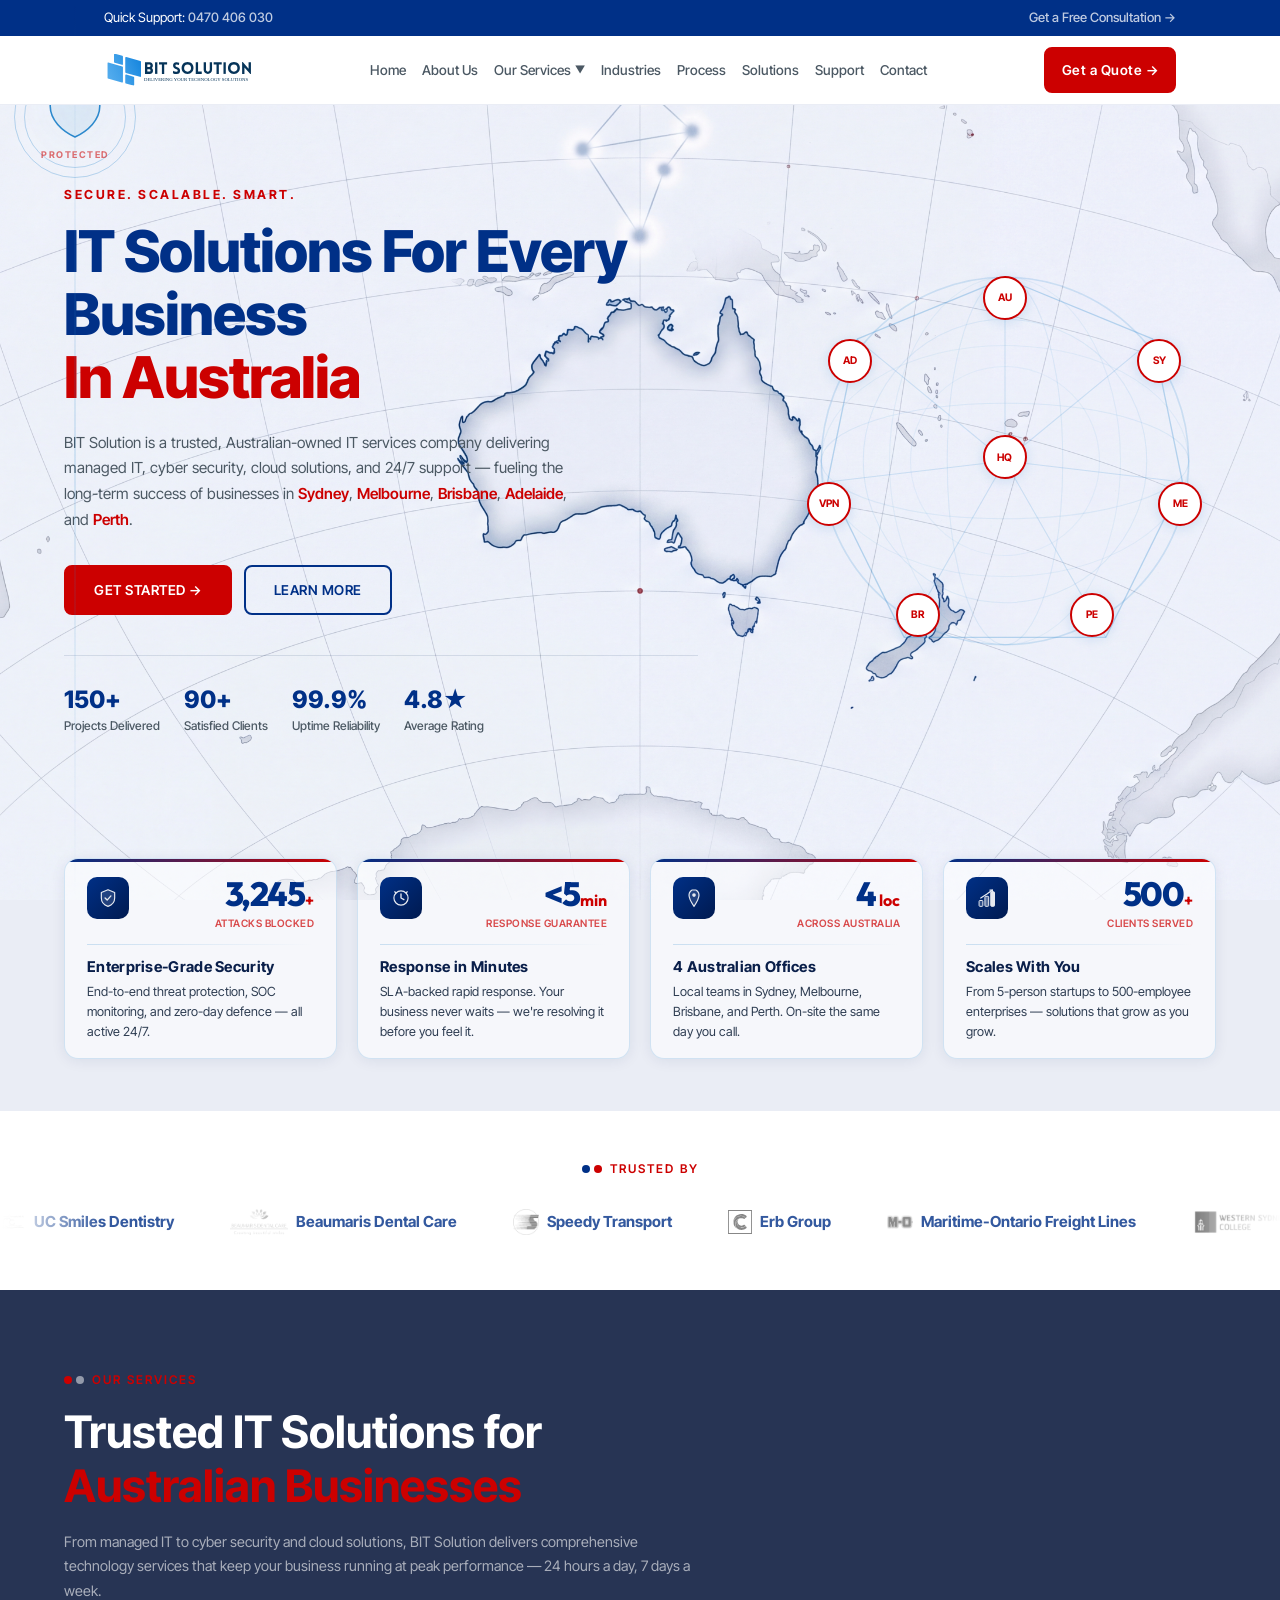
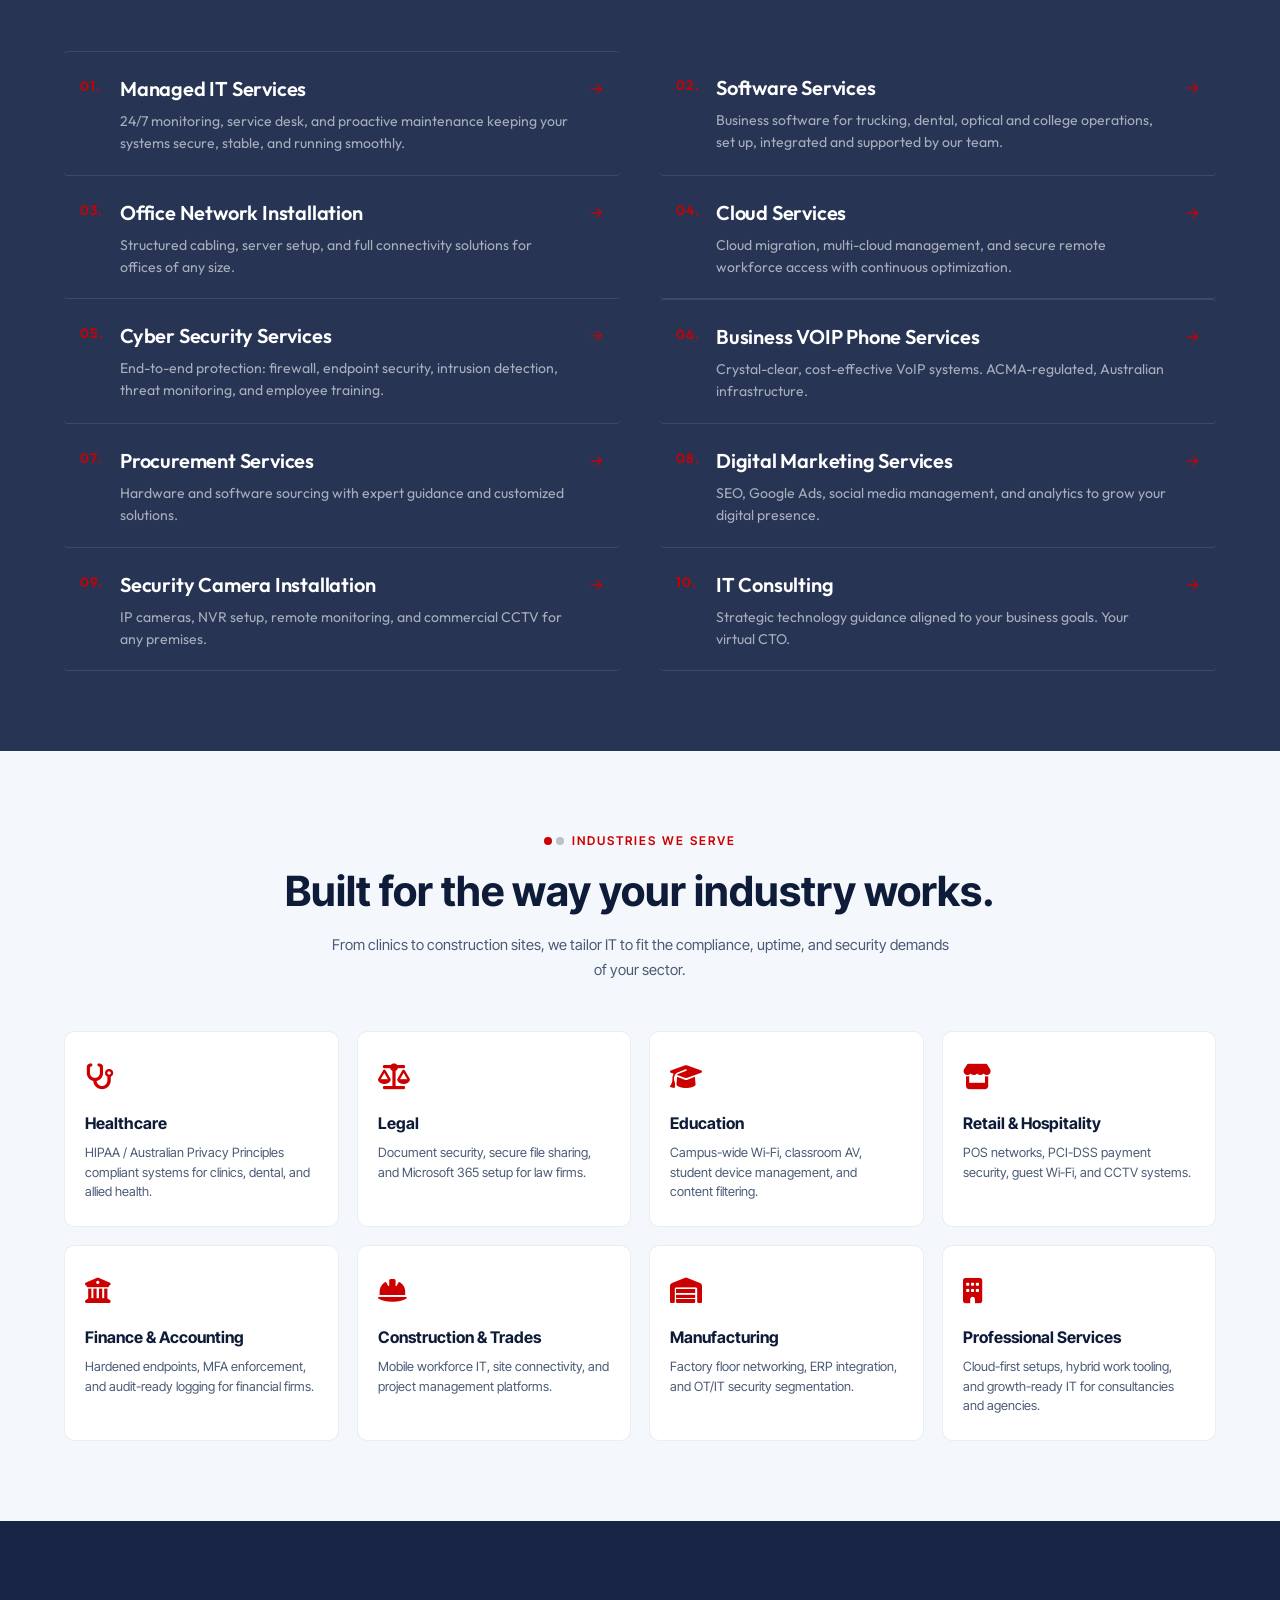
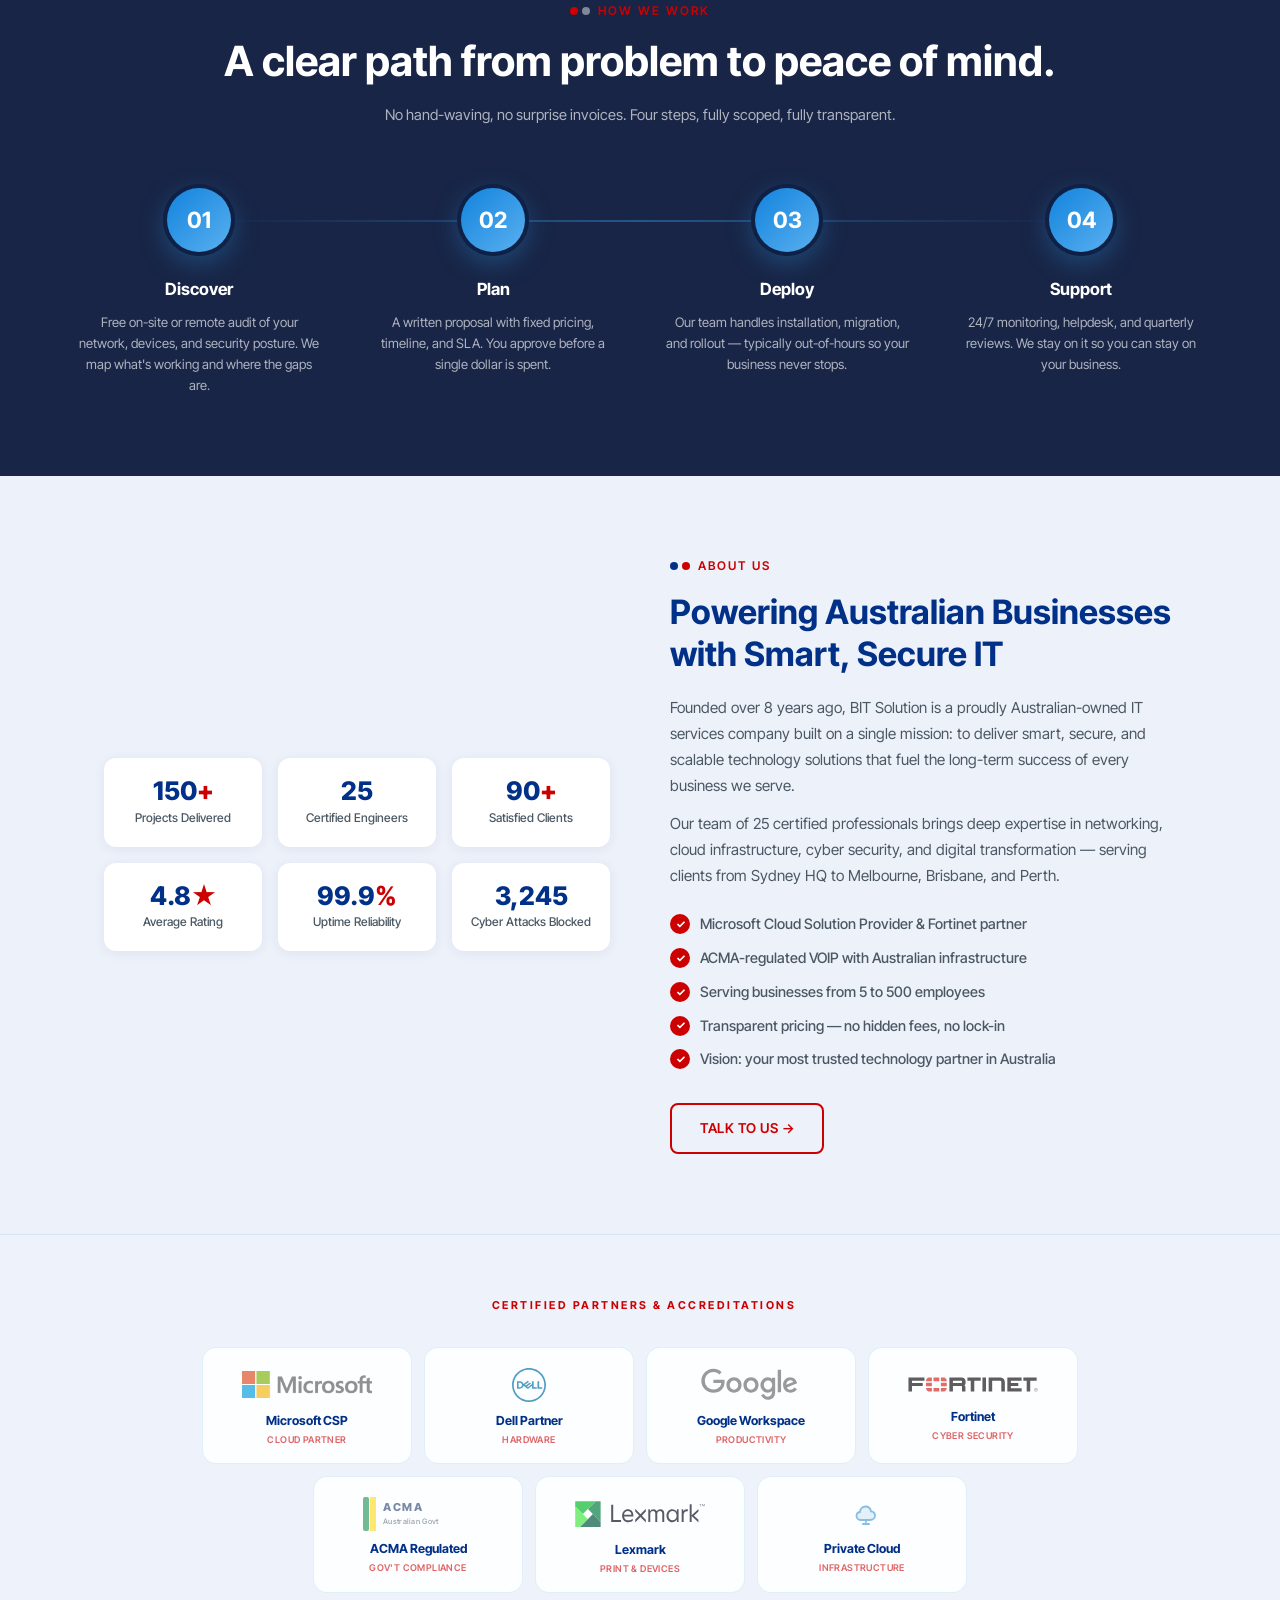
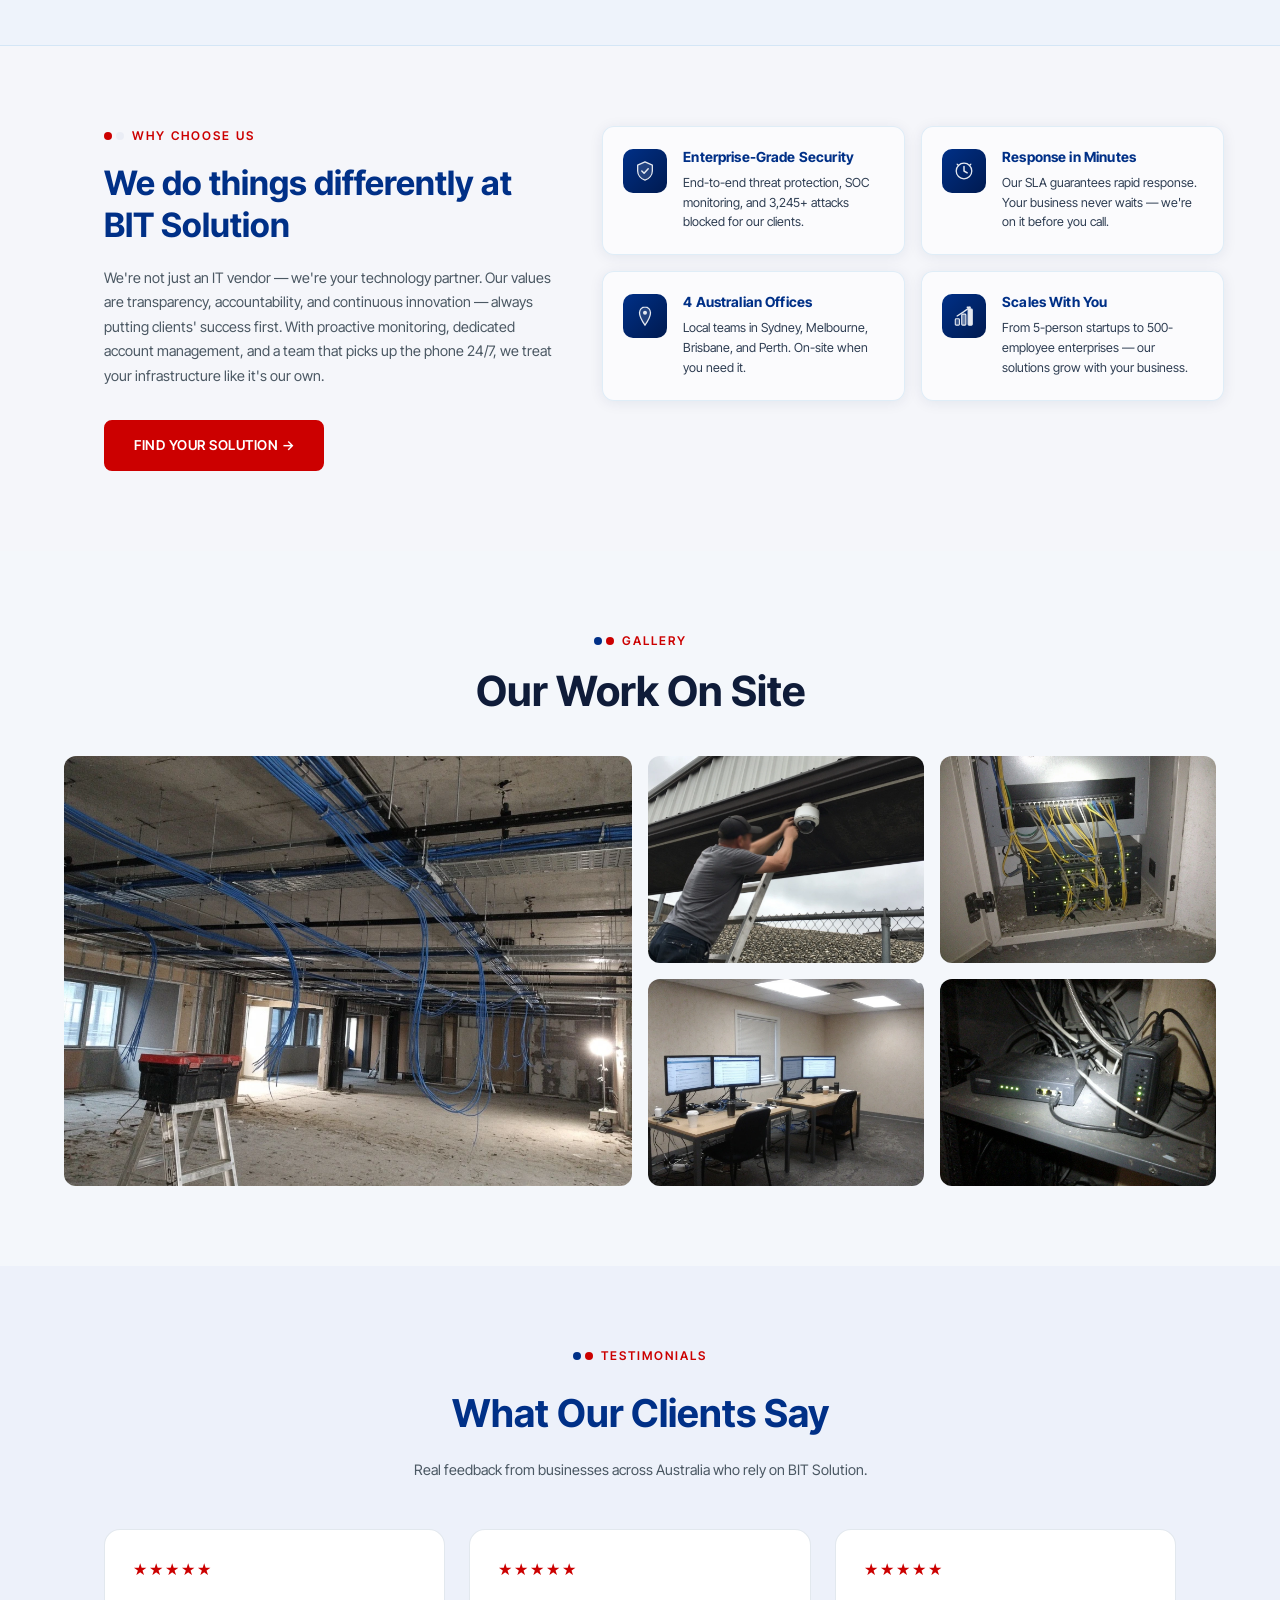
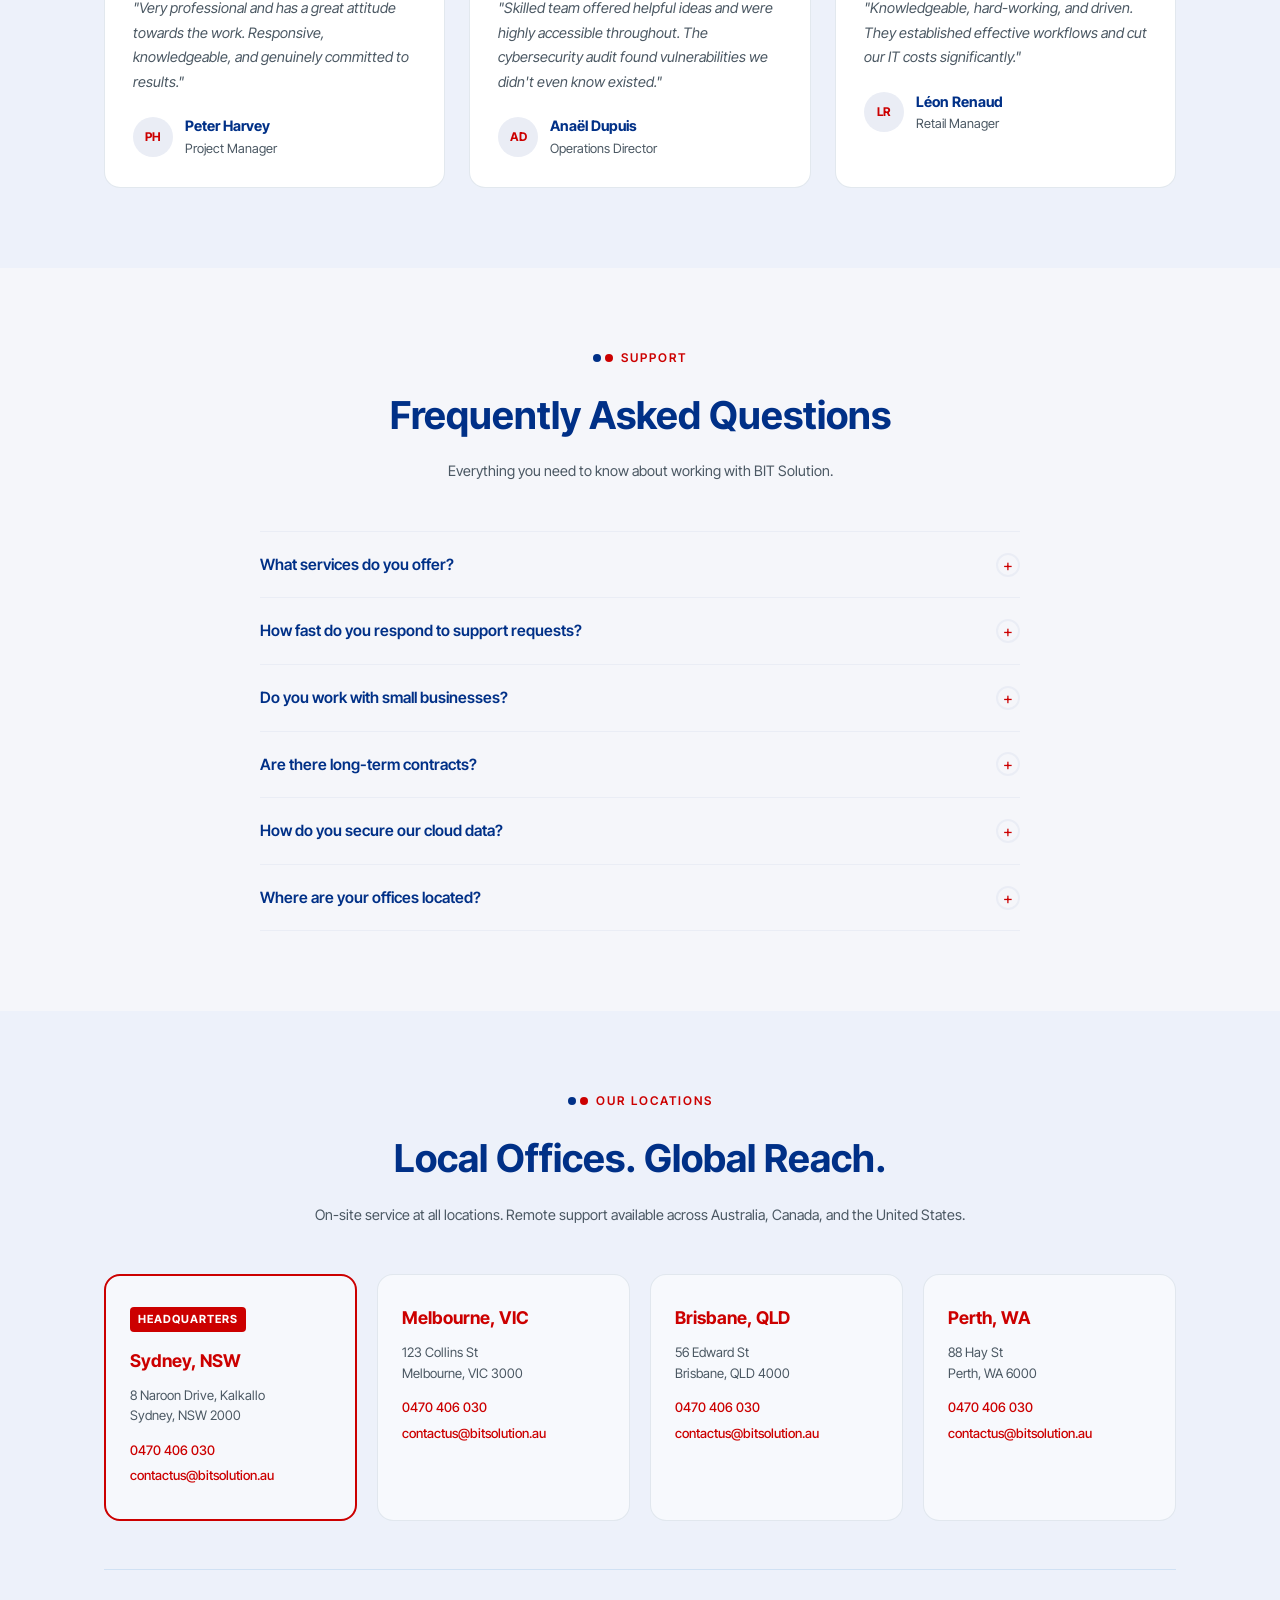
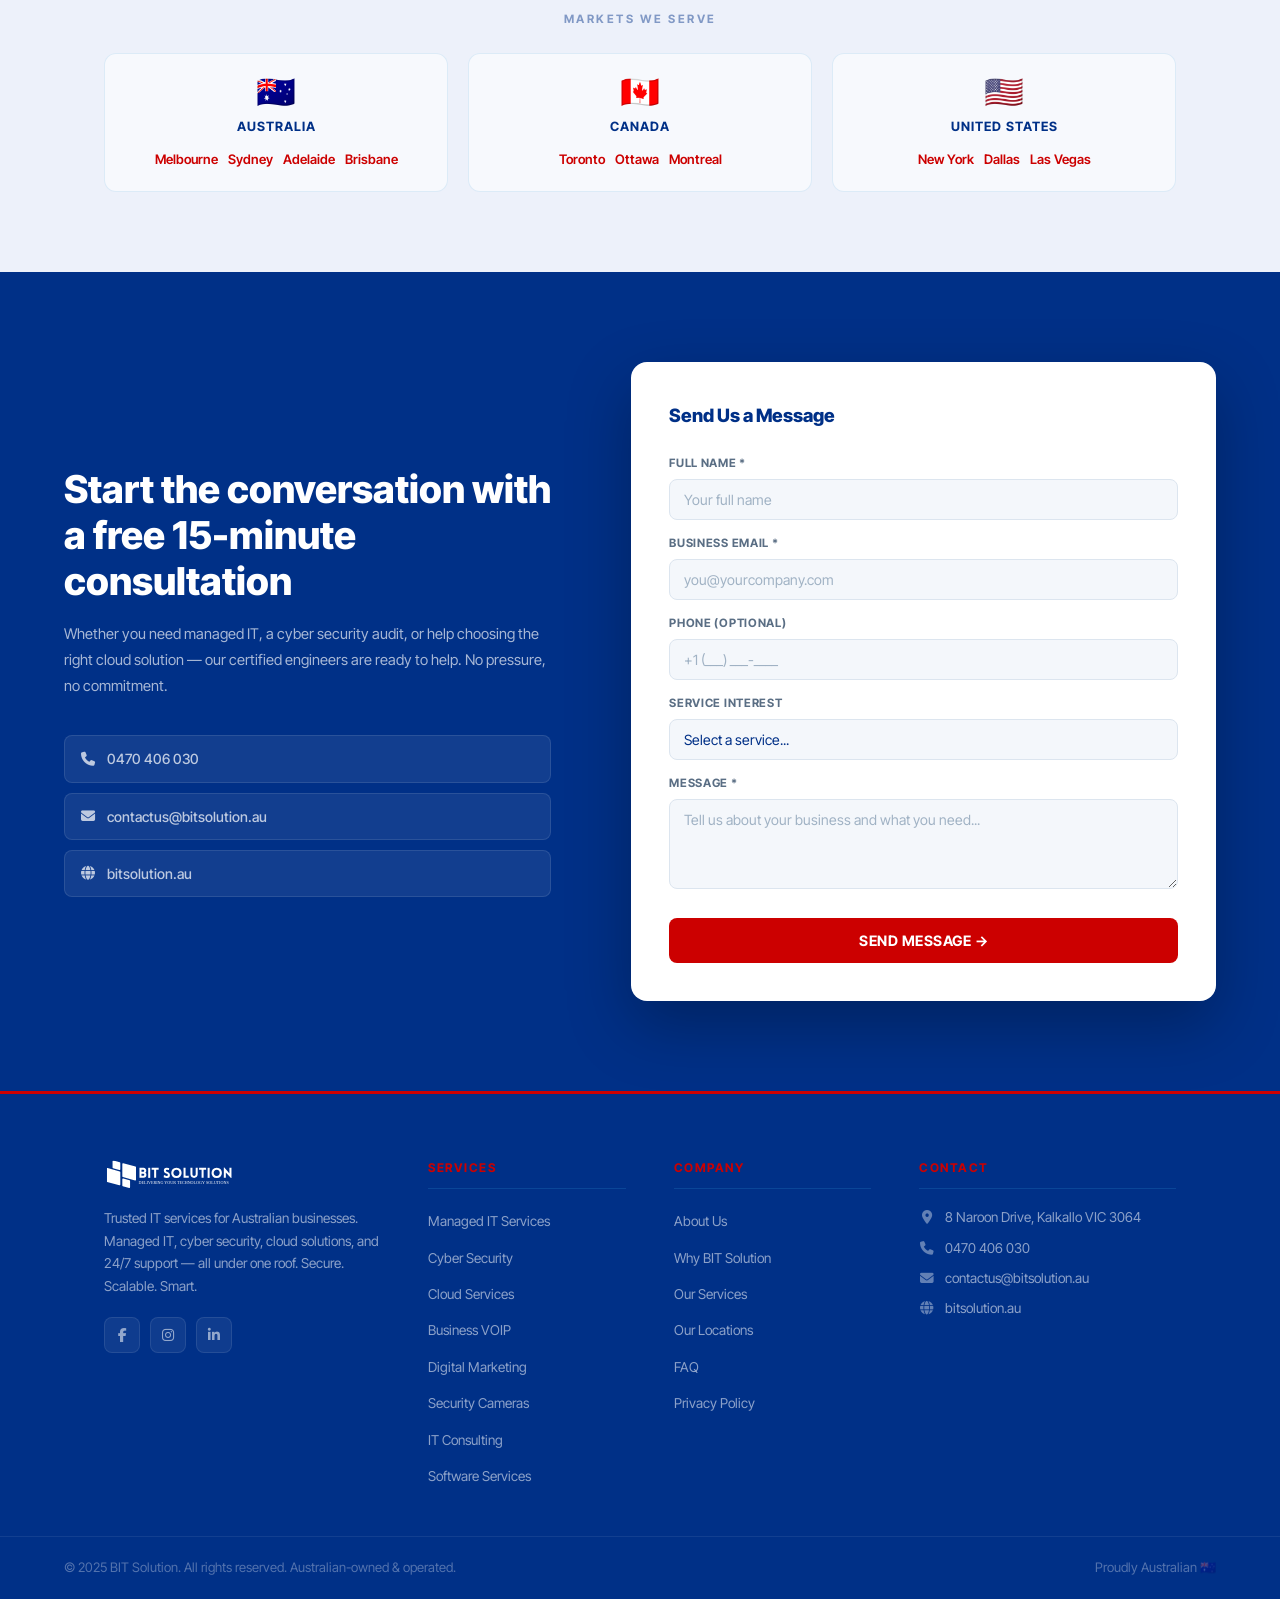
<file: index.html>
﻿<!DOCTYPE html>
<html lang="en">
<head>
  <meta charset="UTF-8" />
  <meta name="viewport" content="width=device-width, initial-scale=1.0" />
  <title>BIT Solution — Secure. Scalable. Smart. IT Solutions for Australia</title>
  <meta name="description" content="BIT Solution is a trusted Australian IT services company delivering managed IT, cyber security, cloud solutions, VOIP, and 24/7 support for businesses in Sydney, Melbourne, Brisbane, and Perth." />
  <link rel="preconnect" href="https://fonts.googleapis.com" />
  <link rel="preconnect" href="https://fonts.gstatic.com" crossorigin />
  <link href="https://fonts.googleapis.com/css2?family=Inter+Tight:wght@400;500;600;700;800&family=Outfit:wght@400;500;600;700;800&display=swap" rel="stylesheet" />
  <link rel="stylesheet" href="https://cdnjs.cloudflare.com/ajax/libs/font-awesome/6.5.1/css/all.min.css" />
  <style>
    /* ============================================================
       RESET & TOKENS
    ============================================================ */
    *, *::before, *::after { box-sizing: border-box; margin: 0; padding: 0; }

    :root {
      --blue:      #CC0000;
      --navy:      #003087;
      --light-bg:  #EAEDF5;
      --white:     #FFFFFF;
      --body-text: #4B5863;
      --dark-text: #575A5F;
      --heading:   #003087;
    }

    html { scroll-behavior: smooth; }

    body {
      font-family: 'Inter Tight', sans-serif;
      color: var(--body-text);
      background: var(--light-bg) url('bg-hero-au.jpg') center top / cover fixed;
      line-height: 1.65;
      overflow-x: hidden;
    }

    a { text-decoration: none; color: inherit; }
    ul { list-style: none; }
    img { display: block; max-width: 100%; }

    .container {
      max-width: 1200px;
      margin: 0 auto;
      padding: 0 5%;
    }

    /* ============================================================
       REVEAL ANIMATIONS
    ============================================================ */
    .reveal {
      opacity: 0;
      transform: translateY(20px);
      transition: opacity 0.45s ease, transform 0.45s ease;
    }
    .reveal.visible {
      opacity: 1;
      transform: translateY(0);
    }
    .reveal-delay-1 { transition-delay: 0.08s; }
    .reveal-delay-2 { transition-delay: 0.16s; }
    .reveal-delay-3 { transition-delay: 0.24s; }
    .reveal-delay-4 { transition-delay: 0.32s; }

    /* ============================================================
       SECTION LABEL (two dots + caps text)
    ============================================================ */
    .section-label {
      display: flex;
      align-items: center;
      gap: 8px;
      font-size: 0.75rem;
      font-weight: 600;
      letter-spacing: 2px;
      color: var(--blue);
      text-transform: uppercase;
      margin-bottom: 16px;
    }
    .section-label .dots {
      display: flex;
      gap: 4px;
    }
    .section-label .dot {
      width: 8px;
      height: 8px;
      border-radius: 50%;
      background: var(--blue);
    }
    .section-label .dot:first-child {
      background: var(--navy);
    }

    /* ============================================================
       BUTTONS
    ============================================================ */
    .btn-primary {
      display: inline-flex;
      align-items: center;
      gap: 6px;
      background: var(--blue);
      color: var(--white);
      font-family: 'Inter Tight', sans-serif;
      font-size: 0.85rem;
      font-weight: 600;
      letter-spacing: 0.5px;
      padding: 12px 28px;
      border-radius: 8px;
      border: 2px solid var(--blue);
      cursor: pointer;
      transition: background 0.2s, transform 0.15s;
    }
    .btn-primary:hover { background: #2278b5; border-color: #2278b5; transform: translateY(-1px); }

    .btn-outline {
      display: inline-flex;
      align-items: center;
      gap: 6px;
      background: transparent;
      color: var(--navy);
      font-family: 'Inter Tight', sans-serif;
      font-size: 0.85rem;
      font-weight: 600;
      letter-spacing: 0.5px;
      padding: 12px 28px;
      border-radius: 8px;
      border: 2px solid var(--navy);
      cursor: pointer;
      transition: background 0.2s, color 0.2s, transform 0.15s;
    }
    .btn-outline:hover { background: var(--navy); color: var(--white); transform: translateY(-1px); }

    .btn-outline-blue {
      display: inline-flex;
      align-items: center;
      gap: 6px;
      background: transparent;
      color: var(--blue);
      font-family: 'Inter Tight', sans-serif;
      font-size: 0.85rem;
      font-weight: 600;
      letter-spacing: 0.5px;
      padding: 12px 28px;
      border-radius: 8px;
      border: 2px solid var(--blue);
      cursor: pointer;
      transition: background 0.2s, color 0.2s, transform 0.15s;
    }
    .btn-outline-blue:hover { background: var(--blue); color: var(--white); transform: translateY(-1px); }

    .btn-white {
      display: inline-flex;
      align-items: center;
      gap: 6px;
      background: var(--white);
      color: var(--blue);
      font-family: 'Inter Tight', sans-serif;
      font-size: 0.85rem;
      font-weight: 600;
      letter-spacing: 0.5px;
      padding: 12px 28px;
      border-radius: 8px;
      border: 2px solid var(--white);
      cursor: pointer;
      transition: background 0.2s, color 0.2s, transform 0.15s;
    }
    .btn-white:hover { background: transparent; color: var(--white); transform: translateY(-1px); }

    .btn-white-outline {
      display: inline-flex;
      align-items: center;
      gap: 6px;
      background: transparent;
      color: var(--white);
      font-family: 'Inter Tight', sans-serif;
      font-size: 0.85rem;
      font-weight: 600;
      letter-spacing: 0.5px;
      padding: 12px 28px;
      border-radius: 8px;
      border: 2px solid rgba(255,255,255,0.7);
      cursor: pointer;
      transition: background 0.2s, border-color 0.2s, transform 0.15s;
    }
    .btn-white-outline:hover { border-color: var(--white); background: rgba(255,255,255,0.1); transform: translateY(-1px); }

    /* ============================================================
       1. TOP UTILITY BAR
    ============================================================ */
    .utility-bar {
      background: var(--navy);
      color: var(--white);
      font-size: 13px;
      font-weight: 400;
      height: 36px;
      display: flex;
      align-items: center;
    }
    .utility-bar .container {
      display: flex;
      justify-content: space-between;
      align-items: center;
      width: 100%;
    }
    .utility-bar a {
      color: rgba(255,255,255,0.75);
      font-weight: 500;
      transition: color 0.15s;
    }
    .utility-bar a:hover { color: var(--white); }

    /* ============================================================
       2. NAVIGATION
    ============================================================ */
    .nav {
      background: var(--white);
      border-bottom: 1px solid var(--light-bg);
      position: sticky;
      top: 0;
      z-index: 100;
      transition: box-shadow 0.25s;
    }
    .nav.scrolled {
      box-shadow: 0 2px 16px rgba(14,43,92,0.10);
    }
    .nav .container {
      display: flex;
      align-items: center;
      justify-content: space-between;
      height: 68px;
    }

    /* Logo */
    .nav-logo {
      display: flex;
      align-items: center;
      gap: 10px;
      text-decoration: none;
    }

    /* Nav links */
    .nav-links {
      display: flex;
      align-items: center;
      gap: 22px;
      flex-wrap: nowrap;
    }
    .nav-links > a,
    .nav-links > .nav-dropdown-wrap > a {
      font-size: 0.92rem;
      font-weight: 500;
      color: var(--body-text);
      transition: color 0.15s;
      position: relative;
    }
    .nav-links > a::after,
    .nav-links > .nav-dropdown-wrap > a::after {
      content: '';
      position: absolute;
      bottom: -4px;
      left: 0;
      width: 0;
      height: 2px;
      background: var(--blue);
      transition: width 0.2s;
    }
    .nav-links > a:hover,
    .nav-links > .nav-dropdown-wrap > a:hover { color: var(--blue); }
    .nav-links > a:hover::after,
    .nav-links > .nav-dropdown-wrap > a:hover::after { width: 100%; }
    .nav-links > a.active,
    .nav-links > .nav-dropdown-wrap > a.active { color: var(--blue); }
    .nav-links > a.active::after,
    .nav-links > .nav-dropdown-wrap > a.active::after { width: 100%; }

    /* Services dropdown */
    .nav-dropdown-wrap {
      position: relative;
    }
    .nav-dropdown-wrap > a {
      display: flex;
      align-items: center;
      gap: 4px;
      cursor: pointer;
    }
    .nav-dropdown-wrap > a .chevron {
      font-size: 0.65rem;
      transition: transform 0.2s;
      line-height: 1;
    }
    .nav-dropdown-wrap:hover > a .chevron { transform: rotate(180deg); }

    .nav-dropdown {
      position: absolute;
      top: calc(100% + 14px);
      left: 50%;
      transform: translateX(-50%);
      background: var(--white);
      border: 1px solid var(--light-bg);
      border-radius: 8px;
      box-shadow: 0 8px 32px rgba(14,43,92,0.13);
      min-width: 240px;
      padding: 8px 0;
      opacity: 0;
      pointer-events: none;
      transition: opacity 0.18s, transform 0.18s;
      transform: translateX(-50%) translateY(-6px);
    }
    .nav-dropdown-wrap:hover .nav-dropdown {
      opacity: 1;
      pointer-events: auto;
      transform: translateX(-50%) translateY(0);
    }
    .nav-dropdown a {
      display: block;
      padding: 9px 20px;
      font-size: 0.875rem;
      font-weight: 500;
      color: var(--navy);
      transition: background 0.15s, color 0.15s;
    }
    .nav-dropdown a:hover {
      background: var(--light-bg);
      color: var(--blue);
    }

    /* Hamburger */
    .nav-hamburger {
      display: none;
      flex-direction: column;
      gap: 5px;
      cursor: pointer;
      padding: 4px;
      background: none;
      border: none;
    }
    .nav-hamburger span {
      display: block;
      width: 24px;
      height: 2px;
      background: var(--navy);
      border-radius: 2px;
      transition: all 0.25s;
    }
    .nav-hamburger.open span:nth-child(1) { transform: translateY(7px) rotate(45deg); }
    .nav-hamburger.open span:nth-child(2) { opacity: 0; }
    .nav-hamburger.open span:nth-child(3) { transform: translateY(-7px) rotate(-45deg); }

    /* Mobile menu */
    .nav-mobile {
      display: none;
      background: var(--white);
      border-bottom: 1px solid var(--light-bg);
      padding: 20px 5%;
    }
    .nav-mobile.open { display: flex; flex-direction: column; gap: 16px; }
    .nav-mobile a {
      font-size: 0.95rem;
      font-weight: 500;
      color: var(--body-text);
      padding: 8px 0;
      border-bottom: 1px solid var(--light-bg);
      transition: color 0.15s;
    }
    .nav-mobile a:hover { color: var(--blue); }
    .nav-mobile .btn-primary { width: fit-content; border-bottom: none; }
    .nav-mobile .mobile-services-label {
      font-size: 0.75rem;
      font-weight: 700;
      color: var(--blue);
      text-transform: uppercase;
      letter-spacing: 1.5px;
      padding: 4px 0 2px;
      border-bottom: none;
    }
    .nav-mobile .mobile-service-link {
      padding-left: 12px;
      font-size: 0.88rem;
      color: var(--body-text);
    }

    /* ============================================================
       3. HERO
    ============================================================ */
    .hero {
      background: transparent;
      padding: 80px 5% 70px;
      overflow: hidden;
    }
    .hero .container {
      display: grid;
      grid-template-columns: 55% 45%;
      align-items: center;
      gap: 48px;
      max-width: 1400px;
      padding: 0;
    }

    .hero-content {}

    .hero-eyebrow {
      font-size: 0.78rem;
      font-weight: 700;
      letter-spacing: 2.5px;
      color: var(--blue);
      text-transform: uppercase;
      margin-bottom: 14px;
    }

    .hero-h1 {
      font-size: clamp(2.4rem, 4.5vw, 3.8rem);
      font-weight: 800;
      color: var(--navy);
      line-height: 1.1;
      letter-spacing: -1px;
      margin-bottom: 20px;
    }
    .hero-h1 .accent { color: var(--blue); display: block; }

    .hero-body {
      font-size: 0.95rem;
      color: var(--body-text);
      max-width: 520px;
      margin-bottom: 32px;
      line-height: 1.7;
    }

    .hero-cta {
      display: flex;
      flex-wrap: wrap;
      gap: 12px;
    }

    /* Stats strip below hero CTA */
    .hero-stats {
      display: flex;
      flex-wrap: wrap;
      gap: 24px;
      margin-top: 40px;
      padding-top: 32px;
      border-top: 1px solid rgba(14,43,92,0.12);
    }
    .hero-stat-item {}
    .hero-stat-num {
      font-size: 1.5rem;
      font-weight: 800;
      color: var(--navy);
      line-height: 1;
    }
    .hero-stat-label {
      font-size: 0.75rem;
      font-weight: 500;
      color: var(--body-text);
      margin-top: 4px;
    }

    /* -------- Globe Visual -------- */
    .hero-globe {
      position: relative;
      display: flex;
      align-items: center;
      justify-content: center;
      width: 100%;
      aspect-ratio: 1;
      max-width: 420px;
      margin: 0 auto;
    }

    .globe-svg {
      position: absolute;
      inset: 0;
      width: 100%;
      height: 100%;
    }

    /* Network node circles */
    .globe-node {
      position: absolute;
      width: 44px;
      height: 44px;
      border-radius: 50%;
      background: var(--white);
      border: 2px solid var(--blue);
      display: flex;
      align-items: center;
      justify-content: center;
      font-size: 0.65rem;
      font-weight: 700;
      color: var(--blue);
      z-index: 2;
      box-shadow: 0 2px 12px rgba(43,136,204,0.18);
    }

    /* No pulse — nodes are static */

    /* Globe tooltip */
    .globe-tooltip {
      position: absolute;
      background: rgba(14,43,92,0.93);
      color: #e8f2ff;
      border-radius: 10px;
      padding: 10px 14px;
      font-size: 0.78rem;
      font-family: 'Inter Tight', sans-serif;
      pointer-events: none;
      opacity: 0;
      transition: opacity 0.18s ease, transform 0.18s ease;
      z-index: 20;
      white-space: nowrap;
      box-shadow: 0 4px 20px rgba(43,136,204,0.3);
      border: 1px solid rgba(43,136,204,0.35);
    }
    .globe-tooltip.visible { opacity: 1; }
    .globe-tooltip strong {
      display: block;
      font-size: 0.82rem;
      font-weight: 700;
      color: #5BBDFF;
      margin-bottom: 3px;
    }
    .globe-tooltip .pin-hint {
      font-size: 0.68rem;
      opacity: 0.5;
      margin-top: 4px;
    }

    /* Node hover / pinned */
    .globe-node.hovered,
    .globe-node.pinned {
      background: var(--blue) !important;
      color: #fff !important;
      outline: 3px solid rgba(91,189,255,0.55);
      outline-offset: 3px;
      box-shadow: 0 0 22px rgba(43,136,204,0.6), 0 4px 16px rgba(43,136,204,0.4) !important;
      animation: none !important;
      z-index: 5;
    }

    /* Active line glow */
    .globe-line.active-line {
      stroke-opacity: 0.85 !important;
      stroke-width: 2.2 !important;
    }
    .globe-line.dim-line {
      stroke-opacity: 0.05 !important;
    }

    /* Node positions */
    .globe-node[data-i="0"]  { top: 6%;  left: 50%; transform: translateX(-50%); }
    .globe-node[data-i="1"]  { top: 21%; right: 8%; }
    .globe-node[data-i="2"]  { top: 55%; right: 3%; }
    .globe-node[data-i="3"]  { bottom: 8%; right: 24%; }
    .globe-node[data-i="4"]  { bottom: 8%; left: 24%; }
    .globe-node[data-i="5"]  { top: 55%; left: 3%; }
    .globe-node[data-i="6"]  { top: 21%; left: 8%; }
    .globe-node[data-i="7"]  { top: 44%; left: 50%; transform: translateX(-50%); }

    /* ============================================================
       4. FEATURE CARDS STRIP
    ============================================================ */
    .features {
      background: transparent;
      padding: 52px 5%;
    }
    .features .container {
      display: grid;
      grid-template-columns: repeat(4, 1fr);
      gap: 20px;
      max-width: 1400px;
      padding: 0;
    }

    .feature-card {
      background: rgba(255,255,255,0.55);
      border: 1px solid rgba(43,136,204,0.18);
      border-radius: 14px;
      padding: 18px 22px 16px;
      transition: border-color 0.25s ease, box-shadow 0.25s ease, transform 0.25s ease;
      cursor: default;
      display: flex;
      flex-direction: column;
      position: relative;
      overflow: hidden;
      box-shadow: 0 2px 14px rgba(14,43,92,0.08);
    }
    .feature-card::before {
      content: '';
      position: absolute;
      top: 0; left: 0; right: 0;
      height: 3px;
      background: linear-gradient(90deg, var(--navy), var(--blue));
      border-radius: 16px 16px 0 0;
    }
    .feature-card:hover {
      border-color: rgba(43,136,204,0.38);
      box-shadow: 0 8px 32px rgba(14,43,92,0.14);
      transform: translateY(-4px);
    }

    /* Icon + metric row */
    .fc-top {
      display: flex;
      align-items: flex-start;
      justify-content: space-between;
      gap: 12px;
      margin-bottom: 12px;
    }
    .fc-icon {
      width: 42px;
      height: 42px;
      border-radius: 10px;
      background: linear-gradient(135deg, var(--navy) 0%, #001a50 100%);
      display: flex;
      align-items: center;
      justify-content: center;
      flex-shrink: 0;
      transition: opacity 0.25s ease;
    }
    .feature-card:hover .fc-icon { opacity: 0.85; }
    .fc-icon svg { width: 20px; height: 20px; filter: brightness(0) invert(1); opacity: 0.9; }

    .fc-metric { text-align: right; }
    .fc-num {
      font-family: 'Outfit', sans-serif;
      font-size: 2.1rem;
      font-weight: 800;
      color: var(--navy);
      line-height: 1;
      letter-spacing: -1.5px;
    }
    .fc-unit {
      font-size: 1rem;
      font-weight: 700;
      color: var(--blue);
      letter-spacing: 0;
      margin-left: 1px;
    }
    .fc-tag {
      font-size: 0.64rem;
      font-weight: 600;
      color: var(--blue);
      letter-spacing: 0.5px;
      opacity: 0.7;
      margin-top: 4px;
      text-transform: uppercase;
    }

    .fc-divider {
      height: 1px;
      background: linear-gradient(to right, rgba(43,136,204,0.22), transparent);
      margin-bottom: 12px;
    }

    .feature-card h4 {
      font-size: 0.93rem;
      font-weight: 700;
      color: #0a1f4a;
      margin-bottom: 5px;
      letter-spacing: 0.3px;
      line-height: 1.35;
    }
    .feature-card p {
      font-size: 0.79rem;
      color: #2e3d52;
      line-height: 1.58;
      flex: 1;
    }

    /* ============================================================
       INDUSTRIES SECTION
    ============================================================ */
    .industries {
      background: #f4f7fb;
      padding: 80px 5%;
    }
    .industries-inner { max-width: 1200px; margin: 0 auto; }
    .industries-header { margin-bottom: 48px; text-align: center; }
    .industries-header .section-label { justify-content: center; color: var(--blue); }
    .industries-header .section-label .dot { background: rgba(15,28,57,0.25); }
    .industries-header .section-label .dot:first-child { background: var(--blue); }
    .industries-h2 {
      font-size: clamp(1.8rem, 3.5vw, 2.6rem);
      font-weight: 700;
      color: var(--ink, #0f1c39);
      line-height: 1.2;
      margin-bottom: 16px;
    }
    .industries-sub {
      font-size: 0.92rem;
      color: #4a5a76;
      max-width: 620px;
      margin: 0 auto;
      line-height: 1.7;
    }
    .industries-grid {
      display: grid;
      grid-template-columns: repeat(4, 1fr);
      gap: 18px;
    }
    .industry-card {
      background: #fff;
      border: 1px solid rgba(15,28,57,0.08);
      border-radius: 10px;
      padding: 24px 20px;
      transition: transform 0.18s, box-shadow 0.18s, border-color 0.18s;
      cursor: pointer;
    }
    .industry-card:hover {
      transform: translateY(-3px);
      box-shadow: 0 12px 28px rgba(43,136,204,0.14);
      border-color: rgba(43,136,204,0.4);
    }
    .industry-icon {
      font-size: 1.6rem;
      margin-bottom: 12px;
      color: var(--blue);
    }
    .industry-name {
      font-size: 1rem;
      font-weight: 700;
      color: var(--ink, #0f1c39);
      margin-bottom: 6px;
    }
    .industry-desc {
      font-size: 0.8rem;
      color: #4a5a76;
      line-height: 1.55;
    }
    @media (max-width: 1024px) { .industries-grid { grid-template-columns: repeat(2, 1fr); } }
    @media (max-width: 480px) { .industries-grid { grid-template-columns: 1fr; } }

    /* ============================================================
       PROCESS SECTION
    ============================================================ */
    .process {
      background: rgba(13,27,62,0.95);
      padding: 80px 5%;
      position: relative;
      overflow: hidden;
    }
    .process-inner { max-width: 1200px; margin: 0 auto; position: relative; z-index: 1; }
    .process-header { margin-bottom: 56px; text-align: center; }
    .process-header .section-label { justify-content: center; color: var(--blue); }
    .process-header .section-label .dot { background: rgba(255,255,255,0.45); }
    .process-header .section-label .dot:first-child { background: var(--blue); }
    .process-h2 {
      font-size: clamp(1.8rem, 3.5vw, 2.6rem);
      font-weight: 700;
      color: #fff;
      line-height: 1.2;
      margin-bottom: 16px;
    }
    .process-sub {
      font-size: 0.92rem;
      color: rgba(255,255,255,0.65);
      max-width: 620px;
      margin: 0 auto;
      line-height: 1.7;
    }
    .process-grid {
      display: grid;
      grid-template-columns: repeat(4, 1fr);
      gap: 24px;
      position: relative;
    }
    .process-grid::before {
      content: "";
      position: absolute;
      top: 36px; left: 12.5%; right: 12.5%;
      height: 2px;
      background: linear-gradient(90deg, transparent, rgba(43,136,204,0.5), transparent);
      z-index: 0;
    }
    .process-step {
      position: relative;
      z-index: 1;
      text-align: center;
      padding: 0 12px;
    }
    .process-num {
      width: 72px; height: 72px;
      margin: 0 auto 20px;
      border-radius: 50%;
      background: linear-gradient(135deg, #1283dd, #5ab0ef);
      color: #fff;
      display: flex; align-items: center; justify-content: center;
      font-size: 1.4rem; font-weight: 700;
      box-shadow: 0 8px 24px rgba(43,136,204,0.35);
      border: 4px solid rgba(13,27,62,0.95);
    }
    .process-name {
      font-size: 1.05rem;
      font-weight: 700;
      color: #fff;
      margin-bottom: 8px;
    }
    .process-desc {
      font-size: 0.82rem;
      color: rgba(255,255,255,0.65);
      line-height: 1.6;
    }
    @media (max-width: 1024px) {
      .process-grid { grid-template-columns: repeat(2, 1fr); gap: 36px; }
      .process-grid::before { display: none; }
    }
    @media (max-width: 480px) { .process-grid { grid-template-columns: 1fr; } }

    /* ============================================================
       5. SERVICES SECTION
    ============================================================ */
    .services {
      background: rgba(13,27,62,0.88);
      padding: 80px 5%;
    }
    .services-inner {
      max-width: 1200px;
      margin: 0 auto;
    }

    .services-header {
      margin-bottom: 48px;
    }
    .services-header .section-label .dot { background: rgba(255,255,255,0.5); }
    .services-header .section-label .dot:first-child { background: var(--blue); }
    .services-header .section-label { color: var(--blue); }

    .services-h2 {
      font-size: clamp(1.8rem, 3.5vw, 2.8rem);
      font-weight: 700;
      color: var(--white);
      line-height: 1.2;
      margin-bottom: 16px;
    }
    .services-h2 .accent { color: var(--blue); display: block; }

    .services-body {
      font-size: 0.9rem;
      color: rgba(255,255,255,0.6);
      max-width: 640px;
      line-height: 1.7;
    }

    .services-list {
      display: grid;
      grid-template-columns: 1fr 1fr;
      gap: 0 40px;
    }

    .service-row {
      display: flex;
      align-items: flex-start;
      padding: 20px 16px;
      border-bottom: 1px solid rgba(255,255,255,0.1);
      border-radius: 4px;
      transition: background 0.15s;
      cursor: default;
    }
    .service-row:first-child,
    .service-row:nth-child(6) { border-top: 1px solid rgba(255,255,255,0.1); }
    .service-row:hover { background: rgba(43,136,204,0.08); }
    .service-row:hover .service-num,
    .service-row:hover .service-arrow { color: #5AAFDF; }

    .service-num {
      font-size: 0.85rem;
      font-weight: 600;
      color: var(--blue);
      font-family: 'Outfit', sans-serif;
      letter-spacing: 1px;
      width: 40px;
      flex-shrink: 0;
      padding-top: 3px;
      transition: color 0.15s;
    }
    .service-info {
      flex: 1;
    }
    .service-name {
      font-size: 1.25rem;
      font-weight: 600;
      font-family: 'Outfit', sans-serif;
      color: var(--white);
      margin-bottom: 6px;
      letter-spacing: -0.2px;
    }
    .service-desc {
      font-size: 0.88rem;
      font-family: 'Outfit', sans-serif;
      color: rgba(255,255,255,0.6);
      line-height: 1.55;
    }
    .service-arrow {
      color: var(--blue);
      font-size: 1rem;
      transition: color 0.15s, transform 0.15s;
      padding-top: 3px;
      flex-shrink: 0;
      margin-left: 16px;
    }
    .service-row:hover .service-arrow { transform: translateX(4px); }

    /* ============================================================
       6. ABOUT SECTION
    ============================================================ */
    .about {
      background: rgba(240,246,255,0.55);
      padding: 80px 0;
    }
    .about .container {
      display: grid;
      grid-template-columns: 1fr 1fr;
      gap: 60px;
      align-items: center;
    }

    /* Stats grid inside about */
    .about-stats-grid {
      display: grid;
      grid-template-columns: repeat(3, 1fr);
      gap: 16px;
      margin-bottom: 0;
    }
    .about-stat-card {
      background: var(--white);
      border-radius: 12px;
      padding: 20px 16px;
      text-align: center;
      box-shadow: 0 2px 12px rgba(14,43,92,0.07);
    }
    .about-stat-num {
      font-size: 1.6rem;
      font-weight: 800;
      color: var(--navy);
      line-height: 1;
      margin-bottom: 6px;
    }
    .about-stat-num span {
      color: var(--blue);
    }
    .about-stat-label {
      font-size: 0.75rem;
      font-weight: 500;
      color: var(--body-text);
      line-height: 1.4;
    }

    .about-content {}

    .about-h2 {
      font-size: clamp(1.5rem, 2.8vw, 2.1rem);
      font-weight: 700;
      color: var(--navy);
      line-height: 1.25;
      margin-bottom: 20px;
    }
    .about-body {
      font-size: 0.95rem;
      color: var(--body-text);
      line-height: 1.7;
      margin-bottom: 12px;
    }

    .about-checklist {
      margin: 24px 0 32px;
      display: flex;
      flex-direction: column;
      gap: 10px;
    }
    .about-check {
      display: flex;
      align-items: center;
      gap: 10px;
      font-size: 0.9rem;
      color: var(--body-text);
      font-weight: 500;
    }
    .about-check::before {
      content: '✓';
      width: 20px;
      height: 20px;
      background: var(--blue);
      color: var(--white);
      border-radius: 50%;
      display: flex;
      align-items: center;
      justify-content: center;
      font-size: 0.7rem;
      font-weight: 700;
      flex-shrink: 0;
    }

    /* ============================================================
       7. PARTNER LOGOS STRIP
    ============================================================ */
    .partners {
      background: rgba(240,246,255,0.68);
      padding: 52px 5%;
      border-top: 1.5px solid rgba(43,136,204,0.13);
      border-bottom: 1.5px solid rgba(43,136,204,0.13);
    }
    .partners-header {
      text-align: center;
      margin-bottom: 32px;
    }
    .partners-label {
      display: inline-flex;
      align-items: center;
      gap: 8px;
      font-size: 0.68rem;
      font-weight: 700;
      letter-spacing: 2.5px;
      color: var(--blue);
      text-transform: uppercase;
    }
    .partners-inner {
      max-width: 920px;
      margin: 0 auto;
      display: flex;
      flex-direction: column;
      gap: 12px;
    }
    .pb-row {
      display: flex;
      justify-content: center;
      gap: 12px;
    }
    .pb-row .partner-badge {
      flex: 1;
      max-width: 210px;
    }
    .partner-badge {
      display: flex;
      flex-direction: column;
      align-items: center;
      justify-content: center;
      gap: 0;
      background: rgba(255,255,255,0.85);
      border: 1px solid rgba(43,136,204,0.13);
      border-radius: 14px;
      padding: 20px 22px 16px;
      cursor: default;
      transition: border-color 0.22s ease, box-shadow 0.22s ease, transform 0.22s ease;
      min-width: 130px;
      text-align: center;
    }
    .partner-badge:hover {
      border-color: rgba(43,136,204,0.42);
      box-shadow: 0 6px 22px rgba(43,136,204,0.11);
      transform: translateY(-3px);
    }
    .pb-logo {
      height: 34px;
      max-width: 130px;
      width: auto;
      object-fit: contain;
      margin-bottom: 12px;
      opacity: 0.72;
      filter: grayscale(0.15);
      transition: opacity 0.22s ease, filter 0.22s ease;
    }
    .partner-badge:hover .pb-logo {
      opacity: 1;
      filter: grayscale(0) saturate(1.05);
    }
    .pb-logo-text {
      height: 32px;
      display: flex;
      align-items: center;
      justify-content: center;
      margin-bottom: 12px;
    }
    .pb-logo-text svg { height: 28px; width: auto; opacity: 0.55; transition: opacity 0.22s ease; }
    .partner-badge:hover .pb-logo-text svg { opacity: 1; }
    .pb-name {
      font-size: 0.78rem;
      font-weight: 700;
      color: var(--navy);
      white-space: nowrap;
      line-height: 1.2;
      margin-bottom: 3px;
    }
    .pb-cat {
      font-size: 0.58rem;
      font-weight: 600;
      color: var(--blue);
      opacity: 0.6;
      letter-spacing: 0.4px;
      text-transform: uppercase;
    }

    /* ============================================================
       8. WHY CHOOSE US
    ============================================================ */
    .why {
      background: rgba(255,255,255,0.55);
      padding: 80px 0;
    }
    .why .container {
      display: grid;
      grid-template-columns: 42% 58%;
      gap: 48px;
      align-items: start;
    }

    .why-content {}
    .why-h2 {
      font-size: clamp(1.5rem, 2.8vw, 2.1rem);
      font-weight: 700;
      color: var(--navy);
      line-height: 1.25;
      margin-bottom: 20px;
    }
    .why-body {
      font-size: 0.9rem;
      color: var(--body-text);
      line-height: 1.7;
      margin-bottom: 32px;
    }
    .why .section-label { color: var(--blue); }
    .why .section-label .dot { background: var(--light-bg); }
    .why .section-label .dot:first-child { background: var(--blue); }

    /* Why cards grid */
    .why-cards {
      display: grid;
      grid-template-columns: 1fr 1fr;
      gap: 16px;
    }
    .why-card {
      background: rgba(255,255,255,0.55);
      border-radius: 12px;
      padding: 22px 20px;
      border: 1px solid rgba(43,136,204,0.13);
      box-shadow: 0 2px 14px rgba(14,43,92,0.08);
      display: flex;
      flex-direction: row;
      align-items: flex-start;
      gap: 16px;
      transition: box-shadow 0.22s ease, transform 0.22s ease;
    }
    .why-card:hover {
      box-shadow: 0 6px 24px rgba(14,43,92,0.14);
      transform: translateY(-2px);
    }
    .why-card-icon {
      width: 44px;
      height: 44px;
      border-radius: 10px;
      background: linear-gradient(135deg, var(--navy) 0%, #001a50 100%);
      display: flex;
      align-items: center;
      justify-content: center;
      flex-shrink: 0;
    }
    .why-card-icon svg {
      width: 22px;
      height: 22px;
      filter: brightness(0) invert(1);
      opacity: 0.9;
    }
    .why-card-text {}
    .why-card h4 {
      font-size: 0.87rem;
      font-weight: 700;
      color: var(--navy);
      margin-bottom: 6px;
      letter-spacing: 0.15px;
      line-height: 1.25;
    }
    .why-card p {
      font-size: 0.78rem;
      color: #2e3d52;
      line-height: 1.6;
    }

    /* ============================================================
       9. TESTIMONIALS
    ============================================================ */
    .testimonials {
      background: rgba(240,246,255,0.55);
      padding: 80px 0;
    }
    .testimonials-header {
      text-align: center;
      margin-bottom: 48px;
    }
    .testimonials-header .section-label {
      justify-content: center;
    }
    .testimonials-h2 {
      font-size: clamp(1.6rem, 3vw, 2.4rem);
      font-weight: 700;
      color: var(--navy);
      margin-bottom: 12px;
    }
    .testimonials-sub {
      font-size: 0.9rem;
      color: var(--body-text);
    }

    .testimonials-grid {
      display: grid;
      grid-template-columns: repeat(3, 1fr);
      gap: 24px;
    }

    .testimonial-card {
      background: var(--white);
      border: 1px solid rgba(219,227,234,0.8);
      border-radius: 16px;
      padding: 28px;
      transition: box-shadow 0.2s, transform 0.2s;
    }
    .testimonial-card:hover {
      box-shadow: 0 8px 32px rgba(14,43,92,0.10);
      transform: translateY(-3px);
    }

    .testimonial-stars {
      color: var(--blue);
      font-size: 0.9rem;
      letter-spacing: 2px;
      margin-bottom: 14px;
    }
    .testimonial-quote {
      font-size: 0.9rem;
      color: var(--body-text);
      font-style: italic;
      line-height: 1.7;
      margin-bottom: 20px;
    }
    .testimonial-author {
      display: flex;
      align-items: center;
      gap: 12px;
    }
    .testimonial-avatar {
      width: 40px;
      height: 40px;
      border-radius: 50%;
      background: var(--light-bg);
      color: var(--blue);
      font-size: 0.75rem;
      font-weight: 700;
      display: flex;
      align-items: center;
      justify-content: center;
      flex-shrink: 0;
    }
    .testimonial-name {
      font-size: 0.9rem;
      font-weight: 700;
      color: var(--navy);
    }
    .testimonial-role {
      font-size: 0.8rem;
      color: var(--body-text);
    }

    /* ============================================================
       10. FAQ SECTION
    ============================================================ */
    .faq {
      background: rgba(255,255,255,0.55);
      padding: 80px 0;
    }
    .faq-header {
      text-align: center;
      margin-bottom: 48px;
    }
    .faq-header .section-label {
      justify-content: center;
    }
    .faq-h2 {
      font-size: clamp(1.6rem, 3vw, 2.4rem);
      font-weight: 700;
      color: var(--navy);
      margin-bottom: 12px;
    }
    .faq-sub {
      font-size: 0.9rem;
      color: var(--body-text);
    }

    .faq-list {
      max-width: 760px;
      margin: 0 auto;
    }
    .faq-item {
      border-bottom: 1px solid var(--light-bg);
    }
    .faq-item:first-child {
      border-top: 1px solid var(--light-bg);
    }
    .faq-question {
      display: flex;
      justify-content: space-between;
      align-items: center;
      gap: 16px;
      padding: 20px 0;
      cursor: pointer;
      font-size: 0.97rem;
      font-weight: 600;
      color: var(--navy);
      user-select: none;
      transition: color 0.15s;
    }
    .faq-question:hover { color: var(--blue); }
    .faq-icon {
      width: 24px;
      height: 24px;
      border-radius: 50%;
      border: 2px solid var(--light-bg);
      display: flex;
      align-items: center;
      justify-content: center;
      font-size: 1rem;
      color: var(--blue);
      flex-shrink: 0;
      transition: transform 0.25s, border-color 0.2s;
      font-weight: 400;
      line-height: 1;
    }
    .faq-item.open .faq-icon {
      transform: rotate(45deg);
      border-color: var(--blue);
    }
    .faq-answer {
      max-height: 0;
      overflow: hidden;
      transition: max-height 0.35s ease;
    }
    .faq-answer-inner {
      padding: 0 0 20px;
      font-size: 0.9rem;
      color: var(--body-text);
      line-height: 1.75;
    }

    /* ============================================================
       11. OFFICES SECTION
    ============================================================ */
    .offices {
      background: rgba(240,246,255,0.55);
      padding: 80px 0;
    }
    .offices-header {
      text-align: center;
      margin-bottom: 48px;
    }
    .offices-header .section-label {
      justify-content: center;
    }
    .offices-h2 {
      font-size: clamp(1.6rem, 3vw, 2.4rem);
      font-weight: 700;
      color: var(--navy);
      margin-bottom: 12px;
    }
    .offices-sub {
      font-size: 0.9rem;
      color: var(--body-text);
    }

    .offices-grid {
      display: grid;
      grid-template-columns: repeat(4, 1fr);
      gap: 20px;
    }

    /* Global markets strip */
    .global-markets {
      margin-top: 48px;
      padding-top: 40px;
      border-top: 1px solid rgba(43,136,204,0.15);
    }
    .global-markets-title {
      text-align: center;
      font-size: 0.72rem;
      font-weight: 700;
      color: var(--navy);
      opacity: 0.45;
      text-transform: uppercase;
      letter-spacing: 2.5px;
      margin-bottom: 24px;
    }
    .global-markets-grid {
      display: grid;
      grid-template-columns: repeat(3, 1fr);
      gap: 20px;
    }
    .market-country {
      text-align: center;
      padding: 22px 16px 20px;
      background: rgba(255,255,255,0.55);
      border-radius: 12px;
      border: 1px solid rgba(43,136,204,0.13);
    }
    .market-flag { font-size: 2rem; margin-bottom: 8px; line-height: 1; }
    .market-name {
      font-size: 0.8rem;
      font-weight: 700;
      color: var(--navy);
      text-transform: uppercase;
      letter-spacing: 1px;
      margin-bottom: 12px;
    }
    .market-cities {
      display: flex;
      flex-wrap: wrap;
      justify-content: center;
      gap: 6px 10px;
    }
    .market-cities span {
      font-size: 0.82rem;
      color: var(--blue);
      font-weight: 600;
    }
    .office-card {
      background: rgba(255,255,255,0.55);
      border-radius: 16px;
      padding: 28px 24px;
      border: 1px solid rgba(219,227,234,0.8);
      transition: box-shadow 0.2s, transform 0.2s;
    }
    .office-card:hover {
      box-shadow: 0 8px 28px rgba(14,43,92,0.10);
      transform: translateY(-3px);
    }
    .office-card.primary {
      border-color: var(--blue);
      border-width: 2px;
    }
    .office-badge {
      display: inline-block;
      font-size: 0.7rem;
      font-weight: 700;
      text-transform: uppercase;
      letter-spacing: 1px;
      color: var(--white);
      background: var(--blue);
      border-radius: 4px;
      padding: 3px 8px;
      margin-bottom: 14px;
    }
    .office-city {
      font-size: 1.1rem;
      font-weight: 700;
      color: var(--blue);
      margin-bottom: 10px;
    }
    .city-name {
      color: var(--blue);
      font-weight: 600;
    }
    .office-address {
      font-size: 0.82rem;
      color: var(--body-text);
      line-height: 1.55;
      margin-bottom: 14px;
    }
    .office-contact a {
      display: block;
      font-size: 0.82rem;
      font-weight: 500;
      color: var(--blue);
      margin-bottom: 4px;
      transition: color 0.15s;
    }
    .office-contact a:hover { color: var(--navy); }

    /* ============================================================
       12. CTA BAND / CONTACT FORM
    ============================================================ */
    .cta-band {
      background: var(--navy);
      padding: 90px 5%;
    }
    .cta-band-inner {
      max-width: 1200px;
      margin: 0 auto;
      display: grid;
      grid-template-columns: 1fr 1.2fr;
      gap: 80px;
      align-items: center;
    }
    .cta-text {}
    .cta-band h2 {
      font-size: clamp(1.8rem, 3vw, 2.5rem);
      font-weight: 800;
      color: var(--white);
      line-height: 1.2;
      margin-bottom: 18px;
    }
    .cta-band-tagline {
      font-size: 0.92rem;
      color: rgba(255,255,255,0.65);
      line-height: 1.75;
      margin-bottom: 36px;
    }
    .cta-direct {
      display: flex;
      flex-direction: column;
      gap: 10px;
    }
    .cta-direct a {
      display: flex;
      align-items: center;
      gap: 12px;
      font-size: 0.88rem;
      font-weight: 500;
      color: rgba(255,255,255,0.72);
      transition: color 0.15s, background 0.15s, border-color 0.15s;
      padding: 11px 16px;
      background: rgba(255,255,255,0.07);
      border-radius: 8px;
      border: 1px solid rgba(255,255,255,0.1);
      text-decoration: none;
    }
    .cta-direct a:hover {
      color: var(--white);
      background: rgba(43,136,204,0.22);
      border-color: rgba(43,136,204,0.4);
    }

    /* Contact form */
    .contact-form {
      background: #fff;
      border-radius: 16px;
      padding: 38px;
      box-shadow: 0 24px 64px rgba(0,0,0,0.28);
    }
    .contact-form h3 {
      font-size: 1.15rem;
      font-weight: 800;
      color: var(--navy);
      margin-bottom: 24px;
    }
    .form-row {
      margin-bottom: 14px;
    }
    .form-row label {
      display: block;
      font-size: 0.72rem;
      font-weight: 700;
      color: #5a6e84;
      margin-bottom: 6px;
      text-transform: uppercase;
      letter-spacing: 0.7px;
    }
    .form-row input,
    .form-row select,
    .form-row textarea {
      width: 100%;
      background: #f4f7fb;
      border: 1.5px solid #dce5ef;
      border-radius: 8px;
      padding: 11px 14px;
      font-family: 'Inter Tight', sans-serif;
      font-size: 0.88rem;
      color: var(--navy);
      outline: none;
      transition: border-color 0.2s, box-shadow 0.2s, background 0.2s;
      box-sizing: border-box;
    }
    .form-row input::placeholder,
    .form-row textarea::placeholder { color: #a0b2c4; }
    .form-row input:focus,
    .form-row select:focus,
    .form-row textarea:focus {
      border-color: var(--blue);
      box-shadow: 0 0 0 3px rgba(43,136,204,0.14);
      background: #fff;
    }
    .form-row textarea { resize: vertical; min-height: 90px; }
    .form-row select { appearance: none; cursor: pointer; }
    .form-submit {
      width: 100%;
      background: var(--blue);
      color: var(--white);
      font-family: 'Inter Tight', sans-serif;
      font-size: 0.9rem;
      font-weight: 700;
      letter-spacing: 0.5px;
      padding: 14px 24px;
      border-radius: 8px;
      border: none;
      cursor: pointer;
      transition: background 0.2s, transform 0.15s;
      margin-top: 8px;
    }
    .form-submit:hover { background: #1a77bb; transform: translateY(-1px); }

    /* ============================================================
       13. FOOTER
    ============================================================ */
    .footer {
      background: var(--navy);
      padding: 64px 0 0;
      border-top: 3px solid var(--blue);
    }
    .footer .container {
      display: grid;
      grid-template-columns: 1.4fr 1fr 1fr 1.3fr;
      gap: 48px;
      padding-bottom: 48px;
    }

    .footer-logo {
      display: flex;
      align-items: center;
      gap: 10px;
      margin-bottom: 16px;
    }
    .footer-tagline {
      font-size: 0.85rem;
      color: rgba(255,255,255,0.55);
      line-height: 1.65;
      margin-bottom: 20px;
    }

    /* Social icons */
    .footer-social {
      display: flex;
      gap: 10px;
      margin-top: 4px;
    }
    .footer-social a {
      width: 36px;
      height: 36px;
      background: rgba(255,255,255,0.06);
      border: 1px solid rgba(255,255,255,0.09);
      border-radius: 8px;
      display: flex;
      align-items: center;
      justify-content: center;
      transition: background 0.15s, border-color 0.15s;
      text-decoration: none;
    }
    .footer-social a i {
      font-size: 14px;
      color: rgba(255,255,255,0.55);
      transition: color 0.15s;
    }
    .footer-social a:hover { background: var(--blue); border-color: var(--blue); }
    .footer-social a:hover i { color: var(--white); }

    .footer-col h5 {
      font-size: 0.75rem;
      font-weight: 700;
      color: var(--blue);
      text-transform: uppercase;
      letter-spacing: 1.5px;
      margin-bottom: 18px;
      padding-bottom: 10px;
      border-bottom: 1px solid rgba(43,136,204,0.25);
    }
    .footer-col ul {
      display: flex;
      flex-direction: column;
      gap: 10px;
    }
    .footer-col ul li a {
      font-size: 0.85rem;
      color: rgba(255,255,255,0.55);
      transition: color 0.15s;
    }
    .footer-col ul li a:hover { color: var(--white); }

    .footer-contact-item {
      display: flex;
      gap: 10px;
      font-size: 0.85rem;
      color: rgba(255,255,255,0.55);
      margin-bottom: 10px;
      line-height: 1.5;
    }
    .footer-contact-item .icon { flex-shrink: 0; opacity: 0.7; width: 16px; text-align: center; }
    .footer-contact-item a {
      color: rgba(255,255,255,0.55);
      transition: color 0.15s;
    }
    .footer-contact-item a:hover { color: var(--white); }

    .footer-bottom {
      border-top: 1px solid rgba(255,255,255,0.07);
      padding: 20px 5%;
      display: flex;
      justify-content: space-between;
      align-items: center;
      font-size: 0.82rem;
      color: rgba(255,255,255,0.32);
      flex-wrap: wrap;
      gap: 8px;
    }

    /* ============================================================
       BACK TO TOP BUTTON
    ============================================================ */
    .back-to-top {
      position: fixed;
      bottom: 28px;
      right: 28px;
      width: 44px;
      height: 44px;
      background: var(--blue);
      color: var(--white);
      border-radius: 50%;
      border: none;
      font-size: 1.1rem;
      cursor: pointer;
      display: flex;
      align-items: center;
      justify-content: center;
      box-shadow: 0 4px 16px rgba(43,136,204,0.35);
      opacity: 0;
      pointer-events: none;
      transition: opacity 0.25s, transform 0.2s;
      z-index: 200;
    }
    .back-to-top.visible {
      opacity: 1;
      pointer-events: auto;
    }
    .back-to-top:hover { transform: translateY(-3px); }

    /* ============================================================
       RESPONSIVE
    ============================================================ */
    @media (max-width: 1280px) {
      .nav-links { gap: 16px; }
      .nav-links > a,
      .nav-links > .nav-dropdown-wrap > a { font-size: 0.85rem; }
      .nav-cta { padding: 10px 16px; font-size: 0.85rem; }
    }

    @media (max-width: 1100px) {
      .nav-links, .nav-cta { display: none; }
      .nav-hamburger { display: flex; }
    }

    @media (max-width: 1024px) {
      .features .container { grid-template-columns: repeat(2, 1fr); }
      .testimonials-grid { grid-template-columns: repeat(2, 1fr); }
      .offices-grid { grid-template-columns: repeat(2, 1fr); }
      .cta-band-inner { grid-template-columns: 1fr; gap: 40px; }
    }

    @media (max-width: 768px) {
      .utility-bar .hide-mobile { display: none; }
      .nav-links, .nav-cta { display: none; }
      .nav-hamburger { display: flex; }

      .hero .container {
        grid-template-columns: 1fr;
        text-align: center;
      }
      .hero-body { max-width: 100%; }
      .hero-cta { justify-content: center; }
      .hero-globe { max-width: 320px; }
      .hero-stats { justify-content: center; }

      .features .container { grid-template-columns: 1fr; }
      .services-list { grid-template-columns: 1fr; }
      .service-row:nth-child(6) { border-top: none; }

      .about .container,
      .why .container {
        grid-template-columns: 1fr;
      }
      .about-stats-grid { grid-template-columns: repeat(3, 1fr); }
      .why-cards { grid-template-columns: repeat(2, 1fr); }

      .testimonials-grid { grid-template-columns: 1fr; }
      .offices-grid { grid-template-columns: 1fr 1fr; }

      .footer .container { grid-template-columns: 1fr 1fr; }
    }

    @media (max-width: 480px) {
      .footer .container { grid-template-columns: 1fr; }
      .hero-h1 { letter-spacing: -0.5px; }
      .partners-inner { gap: 10px; }
      .pb-row { flex-wrap: wrap; }
      .pb-row .partner-badge { max-width: 160px; }
      .about-stats-grid { grid-template-columns: repeat(2, 1fr); }
      .offices-grid { grid-template-columns: 1fr; }
      .why-cards { grid-template-columns: 1fr; }
    }
    /* ============================================================
       TRUSTED BY (scrolling strip) + GALLERY
       Both are filled from the lists at the bottom of the page and stay hidden while a list is empty.
    ============================================================ */
    .trusted-strip { background: #fff; padding: 48px 0 40px; overflow: hidden; }
    .trusted-strip[hidden], .gallery[hidden] { display: none; }
    .trusted-strip .section-label { justify-content: center; }
    .trusted-viewport {
      overflow: hidden;
      -webkit-mask-image: linear-gradient(90deg, transparent, #000 8%, #000 92%, transparent);
              mask-image: linear-gradient(90deg, transparent, #000 8%, #000 92%, transparent);
    }
    .trusted-track { display: flex; gap: 56px; width: max-content; animation: trusted-scroll 45s linear infinite; }
    .trusted-viewport:hover .trusted-track { animation-play-state: paused; }
    .trusted-item {
      display: flex; align-items: center; justify-content: center; flex-shrink: 0;
      gap: 8px; height: 56px; min-width: 0; white-space: nowrap;
      font-weight: 700; font-size: 1.05rem; color: var(--navy); opacity: 0.8;
    }
    .trusted-item .trusted-name { font-weight: 700; font-size: 0.95rem; color: var(--navy); line-height: 1.2; }
    .trusted-item img { max-height: 26px; max-width: 110px; width: auto; object-fit: contain; flex-shrink: 0; filter: grayscale(1); opacity: 0.85; transition: filter .2s, opacity .2s; }
    .trusted-item:hover img { filter: none; opacity: 1; }
    @keyframes trusted-scroll { from { transform: translateX(0); } to { transform: translateX(-50%); } }
    @media (prefers-reduced-motion: reduce) {
      .trusted-track { animation: none; flex-wrap: wrap; justify-content: center; width: auto; gap: 24px 40px; padding: 0 16px; }
      .trusted-item[aria-hidden="true"] { display: none; }
    }

    .gallery { background: #f4f7fb; padding: 80px 5%; }
    .gallery-inner { max-width: 1200px; margin: 0 auto; }
    .gallery-header { text-align: center; margin-bottom: 40px; }
    .gallery-header .section-label { justify-content: center; }
    .gallery-h2 { font-size: clamp(1.8rem, 3.5vw, 2.6rem); font-weight: 700; color: var(--ink, #0f1c39); line-height: 1.2; }
    .gallery-grid { display: grid; grid-template-columns: repeat(auto-fill, minmax(min(260px, 100%), 1fr)); gap: 16px; }
    .gallery-grid figure { margin: 0; border-radius: 12px; overflow: hidden; background: #dde3ee; aspect-ratio: 4 / 3; }
    .gallery-grid img { width: 100%; height: 100%; object-fit: cover; display: block; transition: transform .4s; }
    .gallery-grid figure:hover img { transform: scale(1.04); }
    @media (min-width: 900px) {
      .gallery-grid { grid-template-columns: repeat(4, 1fr); }
      .gallery-grid figure:first-child { grid-column: span 2; grid-row: span 2; aspect-ratio: auto; }
    }

  </style>
</head>
<body>

  <!-- ============================================================
       1. TOP UTILITY BAR
  ============================================================ -->
  <div class="utility-bar">
    <div class="container">
      <span>Quick Support: <a href="tel:+61470406030">0470 406 030</a></span>
      <a href="#contact" class="hide-mobile">Get a Free Consultation &rarr;</a>
    </div>
  </div>

  <!-- ============================================================
       2. NAVIGATION
  ============================================================ -->
  <nav class="nav" id="main-nav">
    <div class="container">
      <a href="#hero" class="nav-logo">
        <svg xmlns="http://www.w3.org/2000/svg" xmlns:xlink="http://www.w3.org/1999/xlink" width="150" height="38" viewBox="0 0 187.5 48" style="display:block;">
          <defs>
            <style>.a{fill:none;}.a,.b,.e{fill-rule:evenodd;}.b,.f{fill:#063459;}.c{clip-path:url(#a);}.d{clip-path:url(#b);}.e{fill:url(#c);}.f{font-size:6px;font-family:Nunito-Regular, Nunito;}</style>
            <clipPath id="a"><path d="M0,0H42.727V40.516H0Z"></path></clipPath>
            <clipPath id="b"><path d="M22.82,23.119V5.037a1.061,1.061,0,0,1,1.352-1.02L41.949,8.982A1.062,1.062,0,0,1,42.727,10V28.084a1.062,1.062,0,0,1-1.352,1.02L23.6,24.138a1.054,1.054,0,0,1-.777-1.02ZM9.4,11.373l9.152,2.559a1.065,1.065,0,0,0,1.352-1.019v-9.3a1.061,1.061,0,0,0-.777-1.02L9.977.041A1.061,1.061,0,0,0,8.625,1.06v9.293A1.054,1.054,0,0,0,9.4,11.373Zm9.727,4.707L1.352,11.115A1.062,1.062,0,0,0,0,12.134V30.216a1.062,1.062,0,0,0,.777,1.02L18.555,36.2a1.061,1.061,0,0,0,1.352-1.02V17.1a1.057,1.057,0,0,0-.777-1.02Zm14.2,12.766-9.152-2.559a1.065,1.065,0,0,0-1.352,1.019v9.3a1.057,1.057,0,0,0,.777,1.02l9.152,2.555A1.061,1.061,0,0,0,34.1,39.158V29.865a1.054,1.054,0,0,0-.777-1.02Z"></path></clipPath>
            <linearGradient id="c" x1="1.095" y1="0.244" x2="-0.095" y2="0.757" gradientUnits="objectBoundingBox">
              <stop offset="0" stop-color="#1283dd"></stop><stop offset="0.5" stop-color="#399ce7"></stop><stop offset="1" stop-color="#5ab0ef"></stop>
            </linearGradient>
          </defs>
          <path class="a" d="M0,0H187.5V48H0Z"></path>
          <g transform="translate(50.787 14.242)"><path class="b" d="M0,14.656H5.793a4.353,4.353,0,0,0,4.32-4.4A3.544,3.544,0,0,0,8.6,7.328,3.579,3.579,0,0,0,9.949,4.441,4.02,4.02,0,0,0,5.793,0H0ZM2.949,2.926h2.6A1.356,1.356,0,0,1,6.9,4.4,1.368,1.368,0,0,1,5.551,5.875h-2.6Zm0,5.875h2.6a1.44,1.44,0,0,1,1.473,1.453,1.457,1.457,0,0,1-1.473,1.477h-2.6Z"></path></g>
          <g transform="translate(63.5 14.262)"><path class="b" d="M2.93,14.637V0H0V14.637Z"></path></g>
          <g transform="translate(68.497 14.281)"><path class="b" d="M6.57,14.617V2.906h3.644V0H0V2.906H3.645V14.617Z"></path></g>
          <g transform="translate(86.059 14.145)"><path class="b" d="M0,13.813a9.148,9.148,0,0,0,4.629,1.063,4.339,4.339,0,0,0,4.422-4.441c0-2.332-1.965-3.645-4.238-4.484-.84-.285-1.555-.652-1.637-1.473A1.445,1.445,0,0,1,4.629,2.84a6.64,6.64,0,0,1,2.988.613L7.984.629A8.6,8.6,0,0,0,4.34.016,4.287,4.287,0,0,0,.207,4.477c0,2.457,2.047,3.625,4.34,4.465.816.285,1.453.652,1.516,1.492A1.478,1.478,0,0,1,4.547,11.91,6.587,6.587,0,0,1,.371,10.742Z"></path></g>
          <g transform="translate(97.054 14.016)"><path class="b" d="M7.553,15.086C17.627,15.086,17.627,0,7.553,0s-10.07,15.086,0,15.086Zm0-3.027c-5.855,0-5.855-9.051,0-9.051s5.855,9.051,0,9.051Z"></path></g>
          <g transform="translate(114.903 14.262)"><path class="b" d="M0,0V14.637H7.574V11.711H2.93V0Z"></path></g>
          <g transform="translate(124.913 14.262)"><path class="b" d="M10.586,9.539V0H7.68V9.52c0,3.07-4.75,3.07-4.75,0V0H0V9.539c0,6.961,10.586,6.961,10.586,0Z"></path></g>
          <g transform="translate(137.505 14.281)"><path class="b" d="M6.57,14.617V2.906h3.644V0H0V2.906H3.645V14.617Z"></path></g>
          <g transform="translate(149.929 14.262)"><path class="b" d="M2.93,14.637V0H0V14.637Z"></path></g>
          <g transform="translate(155.642 14.016)"><path class="b" d="M7.553,15.086C17.627,15.086,17.627,0,7.553,0s-10.07,15.086,0,15.086Zm0-3.027c-5.855,0-5.855-9.051,0-9.051s5.855,9.051,0,9.051Z"></path></g>
          <g transform="translate(173.491 13.953)"><path class="b" d="M2.93,6.98l7.41,8.273h.777V.328H8.168V8.6L.777,0H0V14.945H2.93Z"></path></g>
          <g transform="translate(3.027 3.379)">
            <path class="a" d="M0,0H42.727V40.516H0Z"></path>
            <g class="c"><g transform="translate(0 0.155)">
              <path class="a" d="M22.82,23.119V5.037a1.061,1.061,0,0,1,1.352-1.02L41.949,8.982A1.062,1.062,0,0,1,42.727,10V28.084a1.062,1.062,0,0,1-1.352,1.02L23.6,24.138a1.054,1.054,0,0,1-.777-1.02ZM9.4,11.373l9.152,2.559a1.065,1.065,0,0,0,1.352-1.019v-9.3a1.061,1.061,0,0,0-.777-1.02L9.977.041A1.061,1.061,0,0,0,8.625,1.06v9.293A1.054,1.054,0,0,0,9.4,11.373Zm9.727,4.707L1.352,11.115A1.062,1.062,0,0,0,0,12.134V30.216a1.062,1.062,0,0,0,.777,1.02L18.555,36.2a1.061,1.061,0,0,0,1.352-1.02V17.1a1.057,1.057,0,0,0-.777-1.02Zm14.2,12.766-9.152-2.559a1.065,1.065,0,0,0-1.352,1.019v9.3a1.057,1.057,0,0,0,.777,1.02l9.152,2.555A1.061,1.061,0,0,0,34.1,39.158V29.865a1.054,1.054,0,0,0-.777-1.02Z"></path>
              <g class="d"><g transform="translate(0 -0.151)"><path class="e" d="M42.727,0H0V40.512H42.727Z"></path></g></g>
            </g></g>
          </g>
          <text class="f" transform="translate(48 38)"><tspan x="0" y="0" xml:space="preserve"> DELIVERING YOUR TECHNOLOGY SOLUTIONS</tspan></text>
        </svg>
      </a>

      <div class="nav-links">
        <a href="#hero" data-section="hero">Home</a>
        <a href="#about" data-section="about">About Us</a>

        <div class="nav-dropdown-wrap">
          <a href="#services" data-section="services">
            Our Services <span class="chevron">&#9660;</span>
          </a>
          <div class="nav-dropdown">
            <a href="managed-it-services.html">Managed IT Services</a>
            <a href="software-services.html">Software Services</a>
            <a href="office-network-installation.html">Office Network Installation</a>
            <a href="cloud-services.html">Cloud Services</a>
            <a href="cyber-security-services.html">Cyber Security</a>
            <a href="business-voip-phone-services.html">Business VOIP Phone</a>
            <a href="procurement-services.html">Procurement Services</a>
            <a href="digital-marketing-services.html">Digital Marketing</a>
            <a href="security-camera-installation.html">Security Camera Installation</a>
            <a href="it-consulting.html">IT Consulting</a>
          </div>
        </div>

        <a href="#industries" data-section="industries">Industries</a>
        <a href="#process" data-section="process">Process</a>
        <a href="#why" data-section="why">Solutions</a>
        <a href="#faq" data-section="faq">Support</a>
        <a href="#contact" data-section="contact">Contact</a>
      </div>

      <a href="#contact" class="btn-primary nav-cta">Get a Quote &rarr;</a>
      <button class="nav-hamburger" id="hamburger" aria-label="Toggle menu">
        <span></span><span></span><span></span>
      </button>
    </div>

    <div class="nav-mobile" id="nav-mobile">
      <a href="#hero">Home</a>
      <a href="#about">About Us</a>
      <span class="mobile-services-label">Our Services</span>
      <a href="managed-it-services.html" class="mobile-service-link">Managed IT Services</a>
      <a href="software-services.html" class="mobile-service-link">Software Services</a>
      <a href="office-network-installation.html" class="mobile-service-link">Office Network Installation</a>
      <a href="cloud-services.html" class="mobile-service-link">Cloud Services</a>
      <a href="cyber-security-services.html" class="mobile-service-link">Cyber Security</a>
      <a href="business-voip-phone-services.html" class="mobile-service-link">Business VOIP Phone</a>
      <a href="procurement-services.html" class="mobile-service-link">Procurement Services</a>
      <a href="digital-marketing-services.html" class="mobile-service-link">Digital Marketing</a>
      <a href="security-camera-installation.html" class="mobile-service-link">Security Camera Installation</a>
      <a href="it-consulting.html" class="mobile-service-link">IT Consulting</a>
      <a href="#industries">Industries</a>
      <a href="#process">Process</a>
      <a href="#why">Solutions</a>
      <a href="#faq">Support / FAQ</a>
      <a href="#contact">Contact</a>
      <a href="#contact" class="btn-primary">Get a Quote &rarr;</a>
    </div>
  </nav>

  <!-- ============================================================
       3. HERO
  ============================================================ -->
  <section class="hero" id="hero">
    <div class="container">

      <!-- Left: Text -->
      <div class="hero-content">
        <p class="hero-eyebrow reveal">Secure. Scalable. Smart.</p>
        <h1 class="hero-h1 reveal reveal-delay-1">
          IT Solutions For Every Business
          <span class="accent">In Australia</span>
        </h1>
        <p class="hero-body reveal reveal-delay-2">
          BIT Solution is a trusted, Australian-owned IT services company delivering managed IT, cyber security, cloud solutions, and 24/7 support — fueling the long-term success of businesses in <span class="city-name">Sydney</span>, <span class="city-name">Melbourne</span>, <span class="city-name">Brisbane</span>, <span class="city-name">Adelaide</span>, and <span class="city-name">Perth</span>.
        </p>
        <div class="hero-cta reveal reveal-delay-3">
          <a href="#contact" class="btn-primary">GET STARTED &rarr;</a>
          <a href="#about" class="btn-outline">LEARN MORE</a>
        </div>

        <div class="hero-stats reveal reveal-delay-4">
          <div class="hero-stat-item">
            <div class="hero-stat-num">150+</div>
            <div class="hero-stat-label">Projects Delivered</div>
          </div>
          <div class="hero-stat-item">
            <div class="hero-stat-num">90+</div>
            <div class="hero-stat-label">Satisfied Clients</div>
          </div>
          <div class="hero-stat-item">
            <div class="hero-stat-num">99.9%</div>
            <div class="hero-stat-label">Uptime Reliability</div>
          </div>
          <div class="hero-stat-item">
            <div class="hero-stat-num">4.8&#9733;</div>
            <div class="hero-stat-label">Average Rating</div>
          </div>
        </div>
      </div>

      <!-- Right: Network Globe -->
      <div class="hero-globe reveal reveal-delay-2">
        <div class="globe-tooltip" id="globe-tooltip"></div>
        <svg class="globe-svg" viewBox="0 0 400 400" fill="none" xmlns="http://www.w3.org/2000/svg">
          <circle cx="200" cy="200" r="175" stroke="#2B88CC" stroke-opacity="0.18" stroke-width="1.5"/>
          <circle cx="200" cy="200" r="135" stroke="#2B88CC" stroke-opacity="0.10" stroke-width="1"/>
          <circle cx="200" cy="200" r="90" stroke="#2B88CC" stroke-opacity="0.07" stroke-width="1"/>
          <ellipse cx="200" cy="200" rx="175" ry="55" stroke="#2B88CC" stroke-opacity="0.10" stroke-width="1"/>
          <ellipse cx="200" cy="200" rx="175" ry="110" stroke="#2B88CC" stroke-opacity="0.08" stroke-width="1"/>
          <ellipse cx="200" cy="200" rx="55" ry="175" stroke="#2B88CC" stroke-opacity="0.10" stroke-width="1"/>
          <ellipse cx="200" cy="200" rx="110" ry="175" stroke="#2B88CC" stroke-opacity="0.08" stroke-width="1"/>
          <line class="globe-line" data-nodes="0,1" x1="200" y1="26"  x2="341" y2="84"  stroke="#2B88CC" stroke-opacity="0.30" stroke-width="1.2"/>
          <line class="globe-line" data-nodes="1,2" x1="341" y1="84"  x2="369" y2="220" stroke="#2B88CC" stroke-opacity="0.30" stroke-width="1.2"/>
          <line class="globe-line" data-nodes="2,3" x1="369" y1="220" x2="296" y2="368" stroke="#2B88CC" stroke-opacity="0.30" stroke-width="1.2"/>
          <line class="globe-line" data-nodes="3,4" x1="296" y1="368" x2="104" y2="368" stroke="#2B88CC" stroke-opacity="0.30" stroke-width="1.2"/>
          <line class="globe-line" data-nodes="4,5" x1="104" y1="368" x2="31"  y2="220" stroke="#2B88CC" stroke-opacity="0.30" stroke-width="1.2"/>
          <line class="globe-line" data-nodes="5,6" x1="31"  y1="220" x2="59"  y2="84"  stroke="#2B88CC" stroke-opacity="0.30" stroke-width="1.2"/>
          <line class="globe-line" data-nodes="6,0" x1="59"  y1="84"  x2="200" y2="26"  stroke="#2B88CC" stroke-opacity="0.30" stroke-width="1.2"/>
          <line class="globe-line" data-nodes="0,7" x1="200" y1="26"  x2="200" y2="200" stroke="#2B88CC" stroke-opacity="0.18" stroke-width="1"/>
          <line class="globe-line" data-nodes="1,7" x1="341" y1="84"  x2="200" y2="200" stroke="#2B88CC" stroke-opacity="0.18" stroke-width="1"/>
          <line class="globe-line" data-nodes="2,7" x1="369" y1="220" x2="200" y2="200" stroke="#2B88CC" stroke-opacity="0.18" stroke-width="1"/>
          <line class="globe-line" data-nodes="3,7" x1="296" y1="368" x2="200" y2="200" stroke="#2B88CC" stroke-opacity="0.18" stroke-width="1"/>
          <line class="globe-line" data-nodes="4,7" x1="104" y1="368" x2="200" y2="200" stroke="#2B88CC" stroke-opacity="0.18" stroke-width="1"/>
          <line class="globe-line" data-nodes="5,7" x1="31"  y1="220" x2="200" y2="200" stroke="#2B88CC" stroke-opacity="0.18" stroke-width="1"/>
          <line class="globe-line" data-nodes="6,7" x1="59"  y1="84"  x2="200" y2="200" stroke="#2B88CC" stroke-opacity="0.18" stroke-width="1"/>
        </svg>
        <div class="globe-node" data-i="0">AU</div>
        <div class="globe-node" data-i="1">SY</div>
        <div class="globe-node" data-i="2">ME</div>
        <div class="globe-node" data-i="3">PE</div>
        <div class="globe-node" data-i="4">BR</div>
        <div class="globe-node" data-i="5">VPN</div>
        <div class="globe-node" data-i="6">AD</div>
        <div class="globe-node" data-i="7">HQ</div>
      </div>

    </div>
  </section>

  <!-- ============================================================
       4. FEATURE CARDS STRIP
  ============================================================ -->
  <section class="features">
    <div class="container">

      <!-- Card 1: Security -->
      <div class="feature-card reveal">
        <div class="fc-top">
          <div class="fc-icon">
            <svg viewBox="0 0 24 24" fill="none" xmlns="http://www.w3.org/2000/svg">
              <path d="M12 2 L20 5.5 L20 12 C20 16.5 16.5 20.5 12 22 C7.5 20.5 4 16.5 4 12 L4 5.5 Z" fill="rgba(43,136,204,0.15)" stroke="#2B88CC" stroke-width="1.4" stroke-linejoin="round"/>
              <path d="M8.5 12 L11 14.5 L15.5 9.5" stroke="#2B88CC" stroke-width="1.6" stroke-linecap="round" stroke-linejoin="round"/>
            </svg>
          </div>
          <div class="fc-metric">
            <div class="fc-num">3,245<span class="fc-unit">+</span></div>
            <div class="fc-tag">attacks blocked</div>
          </div>
        </div>
        <div class="fc-divider"></div>
        <h4>Enterprise-Grade Security</h4>
        <p>End-to-end threat protection, SOC monitoring, and zero-day defence — all active 24/7.</p>
      </div>

      <!-- Card 2: Response -->
      <div class="feature-card reveal reveal-delay-1">
        <div class="fc-top">
          <div class="fc-icon">
            <svg viewBox="0 0 24 24" fill="none" xmlns="http://www.w3.org/2000/svg">
              <circle cx="12" cy="12" r="8.5" stroke="#2B88CC" stroke-width="1.4"/>
              <path d="M12 7 L12 12 L15.5 14" stroke="#2B88CC" stroke-width="1.6" stroke-linecap="round" stroke-linejoin="round"/>
              <path d="M4.5 4.5 L6 6" stroke="#2B88CC" stroke-width="1.4" stroke-linecap="round"/>
              <path d="M19.5 4.5 L18 6" stroke="#2B88CC" stroke-width="1.4" stroke-linecap="round"/>
            </svg>
          </div>
          <div class="fc-metric">
            <div class="fc-num">&lt;5<span class="fc-unit">min</span></div>
            <div class="fc-tag">response guarantee</div>
          </div>
        </div>
        <div class="fc-divider"></div>
        <h4>Response in Minutes</h4>
        <p>SLA-backed rapid response. Your business never waits — we're resolving it before you feel it.</p>
      </div>

      <!-- Card 3: Offices -->
      <div class="feature-card reveal reveal-delay-2">
        <div class="fc-top">
          <div class="fc-icon">
            <svg viewBox="0 0 24 24" fill="none" xmlns="http://www.w3.org/2000/svg">
              <path d="M12 2 C8.7 2 6 4.9 6 8.5 C6 13.5 12 22 12 22 C12 22 18 13.5 18 8.5 C18 4.9 15.3 2 12 2 Z" fill="rgba(43,136,204,0.15)" stroke="#2B88CC" stroke-width="1.4"/>
              <circle cx="12" cy="8.5" r="2.2" fill="#2B88CC"/>
            </svg>
          </div>
          <div class="fc-metric">
            <div class="fc-num">4<span class="fc-unit"> loc</span></div>
            <div class="fc-tag">across Australia</div>
          </div>
        </div>
        <div class="fc-divider"></div>
        <h4>4 Australian Offices</h4>
        <p>Local teams in Sydney, Melbourne, Brisbane, and Perth. On-site the same day you call.</p>
      </div>

      <!-- Card 4: Scale -->
      <div class="feature-card reveal reveal-delay-3">
        <div class="fc-top">
          <div class="fc-icon">
            <svg viewBox="0 0 24 24" fill="none" xmlns="http://www.w3.org/2000/svg">
              <rect x="2.5" y="15" width="4.5" height="7" rx="1" fill="rgba(43,136,204,0.2)" stroke="#2B88CC" stroke-width="1.2"/>
              <rect x="9.5" y="10" width="4.5" height="12" rx="1" fill="rgba(43,136,204,0.4)" stroke="#2B88CC" stroke-width="1.2"/>
              <rect x="16.5" y="4.5" width="4.5" height="17.5" rx="1" fill="#2B88CC" stroke="#2B88CC" stroke-width="1.2"/>
              <path d="M4.5 12 L11.5 7.5 L18.5 2.5" stroke="#2B88CC" stroke-width="1.5" stroke-linecap="round" stroke-linejoin="round"/>
              <path d="M15.5 2.5 L18.5 2.5 L18.5 5.5" stroke="#2B88CC" stroke-width="1.5" stroke-linecap="round" stroke-linejoin="round"/>
            </svg>
          </div>
          <div class="fc-metric">
            <div class="fc-num">500<span class="fc-unit">+</span></div>
            <div class="fc-tag">clients served</div>
          </div>
        </div>
        <div class="fc-divider"></div>
        <h4>Scales With You</h4>
        <p>From 5-person startups to 500-employee enterprises — solutions that grow as you grow.</p>
      </div>

    </div>
  </section>

  <!-- ============================================================
       TRUSTED BY (scrolling strip)
  ============================================================ -->
  <section class="trusted-strip" id="trusted" hidden>
    <div class="section-label">
      <div class="dots"><div class="dot"></div><div class="dot"></div></div>
      TRUSTED BY
    </div>
    <div class="trusted-viewport"><div class="trusted-track" id="trusted-track"></div></div>
  </section>

  <!-- ============================================================
       5. SERVICES SECTION
  ============================================================ -->
  <section class="services" id="services">
    <div class="services-inner">

      <div class="services-header reveal">
        <div class="section-label">
          <div class="dots"><div class="dot"></div><div class="dot"></div></div>
          OUR SERVICES
        </div>
        <h2 class="services-h2">
          Trusted IT Solutions for
          <span class="accent">Australian Businesses</span>
        </h2>
        <p class="services-body">
          From managed IT to cyber security and cloud solutions, BIT Solution delivers comprehensive technology services that keep your business running at peak performance — 24 hours a day, 7 days a week.
        </p>
      </div>

      <div class="services-list reveal reveal-delay-1">
        <a class="service-row" href="managed-it-services.html">
          <span class="service-num">01.</span>
          <div class="service-info">
            <div class="service-name">Managed IT Services</div>
            <div class="service-desc">24/7 monitoring, service desk, and proactive maintenance keeping your systems secure, stable, and running smoothly.</div>
          </div>
          <span class="service-arrow">&#8594;</span>
        </a>
        <a class="service-row" href="software-services.html">
          <span class="service-num">02.</span>
          <div class="service-info">
            <div class="service-name">Software Services</div>
            <div class="service-desc">Business software for trucking, dental, optical and college operations, set up, integrated and supported by our team.</div>
          </div>
          <span class="service-arrow">&#8594;</span>
        </a>
        <a class="service-row" href="office-network-installation.html">
          <span class="service-num">03.</span>
          <div class="service-info">
            <div class="service-name">Office Network Installation</div>
            <div class="service-desc">Structured cabling, server setup, and full connectivity solutions for offices of any size.</div>
          </div>
          <span class="service-arrow">&#8594;</span>
        </a>
        <a class="service-row" href="cloud-services.html">
          <span class="service-num">04.</span>
          <div class="service-info">
            <div class="service-name">Cloud Services</div>
            <div class="service-desc">Cloud migration, multi-cloud management, and secure remote workforce access with continuous optimization.</div>
          </div>
          <span class="service-arrow">&#8594;</span>
        </a>
        <a class="service-row" href="cyber-security-services.html">
          <span class="service-num">05.</span>
          <div class="service-info">
            <div class="service-name">Cyber Security Services</div>
            <div class="service-desc">End-to-end protection: firewall, endpoint security, intrusion detection, threat monitoring, and employee training.</div>
          </div>
          <span class="service-arrow">&#8594;</span>
        </a>
        <a class="service-row" href="business-voip-phone-services.html">
          <span class="service-num">06.</span>
          <div class="service-info">
            <div class="service-name">Business VOIP Phone Services</div>
            <div class="service-desc">Crystal-clear, cost-effective VoIP systems. ACMA-regulated, Australian infrastructure.</div>
          </div>
          <span class="service-arrow">&#8594;</span>
        </a>
        <a class="service-row" href="procurement-services.html">
          <span class="service-num">07.</span>
          <div class="service-info">
            <div class="service-name">Procurement Services</div>
            <div class="service-desc">Hardware and software sourcing with expert guidance and customized solutions.</div>
          </div>
          <span class="service-arrow">&#8594;</span>
        </a>
        <a class="service-row" href="digital-marketing-services.html">
          <span class="service-num">08.</span>
          <div class="service-info">
            <div class="service-name">Digital Marketing Services</div>
            <div class="service-desc">SEO, Google Ads, social media management, and analytics to grow your digital presence.</div>
          </div>
          <span class="service-arrow">&#8594;</span>
        </a>
        <a class="service-row" href="security-camera-installation.html">
          <span class="service-num">09.</span>
          <div class="service-info">
            <div class="service-name">Security Camera Installation</div>
            <div class="service-desc">IP cameras, NVR setup, remote monitoring, and commercial CCTV for any premises.</div>
          </div>
          <span class="service-arrow">&#8594;</span>
        </a>
        <a class="service-row" href="it-consulting.html">
          <span class="service-num">10.</span>
          <div class="service-info">
            <div class="service-name">IT Consulting</div>
            <div class="service-desc">Strategic technology guidance aligned to your business goals. Your virtual CTO.</div>
          </div>
          <span class="service-arrow">&#8594;</span>
        </a>
      </div>

    </div>
  </section>

  <!-- ============================================================
       INDUSTRIES SECTION
  ============================================================ -->
  <section class="industries" id="industries">
    <div class="industries-inner">
      <div class="industries-header reveal">
        <div class="section-label">
          <div class="dots"><div class="dot"></div><div class="dot"></div></div>
          INDUSTRIES WE SERVE
        </div>
        <h2 class="industries-h2">Built for the way your industry works.</h2>
        <p class="industries-sub">From clinics to construction sites, we tailor IT to fit the compliance, uptime, and security demands of your sector.</p>
      </div>

      <div class="industries-grid">
        <div class="industry-card reveal"><div class="industry-icon"><i class="fa-solid fa-stethoscope"></i></div><div class="industry-name">Healthcare</div><div class="industry-desc">HIPAA / Australian Privacy Principles compliant systems for clinics, dental, and allied health.</div></div>
        <div class="industry-card reveal reveal-delay-1"><div class="industry-icon"><i class="fa-solid fa-scale-balanced"></i></div><div class="industry-name">Legal</div><div class="industry-desc">Document security, secure file sharing, and Microsoft 365 setup for law firms.</div></div>
        <div class="industry-card reveal reveal-delay-2"><div class="industry-icon"><i class="fa-solid fa-graduation-cap"></i></div><div class="industry-name">Education</div><div class="industry-desc">Campus-wide Wi-Fi, classroom AV, student device management, and content filtering.</div></div>
        <div class="industry-card reveal reveal-delay-3"><div class="industry-icon"><i class="fa-solid fa-store"></i></div><div class="industry-name">Retail &amp; Hospitality</div><div class="industry-desc">POS networks, PCI-DSS payment security, guest Wi-Fi, and CCTV systems.</div></div>
        <div class="industry-card reveal"><div class="industry-icon"><i class="fa-solid fa-building-columns"></i></div><div class="industry-name">Finance &amp; Accounting</div><div class="industry-desc">Hardened endpoints, MFA enforcement, and audit-ready logging for financial firms.</div></div>
        <div class="industry-card reveal reveal-delay-1"><div class="industry-icon"><i class="fa-solid fa-helmet-safety"></i></div><div class="industry-name">Construction &amp; Trades</div><div class="industry-desc">Mobile workforce IT, site connectivity, and project management platforms.</div></div>
        <div class="industry-card reveal reveal-delay-2"><div class="industry-icon"><i class="fa-solid fa-warehouse"></i></div><div class="industry-name">Manufacturing</div><div class="industry-desc">Factory floor networking, ERP integration, and OT/IT security segmentation.</div></div>
        <div class="industry-card reveal reveal-delay-3"><div class="industry-icon"><i class="fa-solid fa-building"></i></div><div class="industry-name">Professional Services</div><div class="industry-desc">Cloud-first setups, hybrid work tooling, and growth-ready IT for consultancies and agencies.</div></div>
      </div>
    </div>
  </section>

  <!-- ============================================================
       PROCESS SECTION
  ============================================================ -->
  <section class="process" id="process">
    <div class="process-inner">
      <div class="process-header reveal">
        <div class="section-label">
          <div class="dots"><div class="dot"></div><div class="dot"></div></div>
          HOW WE WORK
        </div>
        <h2 class="process-h2">A clear path from problem to peace of mind.</h2>
        <p class="process-sub">No hand-waving, no surprise invoices. Four steps, fully scoped, fully transparent.</p>
      </div>

      <div class="process-grid">
        <div class="process-step reveal">
          <div class="process-num">01</div>
          <div class="process-name">Discover</div>
          <div class="process-desc">Free on-site or remote audit of your network, devices, and security posture. We map what's working and where the gaps are.</div>
        </div>
        <div class="process-step reveal reveal-delay-1">
          <div class="process-num">02</div>
          <div class="process-name">Plan</div>
          <div class="process-desc">A written proposal with fixed pricing, timeline, and SLA. You approve before a single dollar is spent.</div>
        </div>
        <div class="process-step reveal reveal-delay-2">
          <div class="process-num">03</div>
          <div class="process-name">Deploy</div>
          <div class="process-desc">Our team handles installation, migration, and rollout — typically out-of-hours so your business never stops.</div>
        </div>
        <div class="process-step reveal reveal-delay-3">
          <div class="process-num">04</div>
          <div class="process-name">Support</div>
          <div class="process-desc">24/7 monitoring, helpdesk, and quarterly reviews. We stay on it so you can stay on your business.</div>
        </div>
      </div>
    </div>
  </section>

  <!-- ============================================================
       6. ABOUT SECTION
  ============================================================ -->
  <section class="about" id="about">
    <div class="container">

      <!-- Left: Stats grid -->
      <div class="reveal">
        <div class="about-stats-grid">
          <div class="about-stat-card">
            <div class="about-stat-num">150<span>+</span></div>
            <div class="about-stat-label">Projects Delivered</div>
          </div>
          <div class="about-stat-card">
            <div class="about-stat-num">25</div>
            <div class="about-stat-label">Certified Engineers</div>
          </div>
          <div class="about-stat-card">
            <div class="about-stat-num">90<span>+</span></div>
            <div class="about-stat-label">Satisfied Clients</div>
          </div>
          <div class="about-stat-card">
            <div class="about-stat-num">4.8<span>&#9733;</span></div>
            <div class="about-stat-label">Average Rating</div>
          </div>
          <div class="about-stat-card">
            <div class="about-stat-num">99.9<span>%</span></div>
            <div class="about-stat-label">Uptime Reliability</div>
          </div>
          <div class="about-stat-card">
            <div class="about-stat-num">3,245</div>
            <div class="about-stat-label">Cyber Attacks Blocked</div>
          </div>
        </div>
      </div>

      <!-- Right: Content -->
      <div class="about-content reveal reveal-delay-1">
        <div class="section-label">
          <div class="dots"><div class="dot"></div><div class="dot"></div></div>
          ABOUT US
        </div>
        <h2 class="about-h2">Powering Australian Businesses with Smart, Secure IT</h2>
        <p class="about-body">
          Founded over 8 years ago, BIT Solution is a proudly Australian-owned IT services company built on a single mission: to deliver smart, secure, and scalable technology solutions that fuel the long-term success of every business we serve.
        </p>
        <p class="about-body">
          Our team of 25 certified professionals brings deep expertise in networking, cloud infrastructure, cyber security, and digital transformation — serving clients from Sydney HQ to Melbourne, Brisbane, and Perth.
        </p>
        <ul class="about-checklist">
          <li class="about-check">Microsoft Cloud Solution Provider &amp; Fortinet partner</li>
          <li class="about-check">ACMA-regulated VOIP with Australian infrastructure</li>
          <li class="about-check">Serving businesses from 5 to 500 employees</li>
          <li class="about-check">Transparent pricing — no hidden fees, no lock-in</li>
          <li class="about-check">Vision: your most trusted technology partner in Australia</li>
        </ul>
        <a href="#contact" class="btn-outline-blue">TALK TO US &rarr;</a>
      </div>

    </div>
  </section>

  <!-- ============================================================
       7. PARTNER LOGOS STRIP
  ============================================================ -->
  <div class="partners">
    <div class="partners-header">
      <div class="partners-label">
        <div class="dots"><div class="dot"></div><div class="dot"></div></div>
        Certified Partners &amp; Accreditations
      </div>
    </div>
    <div class="partners-inner">

      <!-- Row 1: 4 badges -->
      <div class="pb-row">

        <div class="partner-badge">
          <img src="logos/microsoft.png" class="pb-logo" alt="Microsoft" />
          <div class="pb-name">Microsoft CSP</div>
          <div class="pb-cat">Cloud Partner</div>
        </div>

        <div class="partner-badge">
          <img src="logos/dell.svg" class="pb-logo" alt="Dell" />
          <div class="pb-name">Dell Partner</div>
          <div class="pb-cat">Hardware</div>
        </div>

        <div class="partner-badge">
          <img src="logos/google.svg" class="pb-logo" alt="Google Workspace" />
          <div class="pb-name">Google Workspace</div>
          <div class="pb-cat">Productivity</div>
        </div>

        <div class="partner-badge">
          <img src="logos/fortinet.svg" class="pb-logo" alt="Fortinet" style="height:26px;" />
          <div class="pb-name">Fortinet</div>
          <div class="pb-cat">Cyber Security</div>
        </div>

      </div>

      <!-- Row 2: 3 badges -->
      <div class="pb-row">

        <div class="partner-badge">
          <div class="pb-logo-text">
            <svg viewBox="0 0 110 34" fill="none" xmlns="http://www.w3.org/2000/svg" style="height:34px;width:auto;">
              <rect x="0" y="0" width="6" height="34" rx="2" fill="#00843D"/>
              <rect x="7" y="0" width="6" height="34" rx="0" fill="#FFD700"/>
              <text x="20" y="14" font-family="Inter Tight, sans-serif" font-size="11" font-weight="800" fill="#0E2B5C" letter-spacing="1.5">ACMA</text>
              <text x="20" y="27" font-family="Inter Tight, sans-serif" font-size="7.5" font-weight="500" fill="#4B5863" letter-spacing="0.3">Australian Govt</text>
            </svg>
          </div>
          <div class="pb-name">ACMA Regulated</div>
          <div class="pb-cat">Gov't Compliance</div>
        </div>

        <div class="partner-badge">
          <img src="logos/lexmark.svg" class="pb-logo" alt="Lexmark" />
          <div class="pb-name">Lexmark</div>
          <div class="pb-cat">Print &amp; Devices</div>
        </div>

        <div class="partner-badge">
          <div class="pb-logo-text">
            <svg viewBox="0 0 36 28" fill="none" xmlns="http://www.w3.org/2000/svg">
              <path d="M26 20 C29 20 31 18 31 15.5 C31 13 29 11.5 27 11.3 C26.5 8.5 24.2 6.5 21.5 6.5 C18.5 6.5 16 9 16 12 C14 12.3 12.5 13.8 12.5 15.8 C12.5 18 14.2 20 16.5 20 Z" fill="rgba(43,136,204,0.22)" stroke="#2B88CC" stroke-width="1.8"/>
              <line x1="22" y1="20" x2="22" y2="24" stroke="#2B88CC" stroke-width="1.6" stroke-linecap="round"/>
              <line x1="19" y1="24" x2="25" y2="24" stroke="#2B88CC" stroke-width="2" stroke-linecap="round"/>
            </svg>
          </div>
          <div class="pb-name">Private Cloud</div>
          <div class="pb-cat">Infrastructure</div>
        </div>

      </div>

    </div>
  </div>

  <!-- ============================================================
       8. WHY CHOOSE US
  ============================================================ -->
  <section class="why" id="why">
    <div class="container">

      <div class="why-content reveal">
        <div class="section-label">
          <div class="dots"><div class="dot"></div><div class="dot"></div></div>
          WHY CHOOSE US
        </div>
        <h2 class="why-h2">We do things differently at BIT Solution</h2>
        <p class="why-body">
          We're not just an IT vendor — we're your technology partner. Our values are transparency, accountability, and continuous innovation — always putting clients' success first. With proactive monitoring, dedicated account management, and a team that picks up the phone 24/7, we treat your infrastructure like it's our own.
        </p>
        <a href="#contact" class="btn-primary">FIND YOUR SOLUTION &rarr;</a>
      </div>

      <div class="why-cards reveal reveal-delay-1">
        <div class="why-card">
          <div class="why-card-icon">
            <svg viewBox="0 0 24 24" fill="none" xmlns="http://www.w3.org/2000/svg">
              <path d="M12 2 L20 5.5 L20 12 C20 16.5 16.5 20.5 12 22 C7.5 20.5 4 16.5 4 12 L4 5.5 Z" fill="rgba(43,136,204,0.15)" stroke="#2B88CC" stroke-width="1.4" stroke-linejoin="round"/>
              <path d="M8.5 12 L11 14.5 L15.5 9.5" stroke="#2B88CC" stroke-width="1.6" stroke-linecap="round" stroke-linejoin="round"/>
            </svg>
          </div>
          <div class="why-card-text">
            <h4>Enterprise-Grade Security</h4>
            <p>End-to-end threat protection, SOC monitoring, and 3,245+ attacks blocked for our clients.</p>
          </div>
        </div>
        <div class="why-card">
          <div class="why-card-icon">
            <svg viewBox="0 0 24 24" fill="none" xmlns="http://www.w3.org/2000/svg">
              <circle cx="12" cy="12" r="8.5" stroke="#2B88CC" stroke-width="1.4"/>
              <path d="M12 7 L12 12 L15.5 14" stroke="#2B88CC" stroke-width="1.6" stroke-linecap="round" stroke-linejoin="round"/>
              <path d="M4.5 4.5 L6 6" stroke="#2B88CC" stroke-width="1.4" stroke-linecap="round"/>
              <path d="M19.5 4.5 L18 6" stroke="#2B88CC" stroke-width="1.4" stroke-linecap="round"/>
            </svg>
          </div>
          <div class="why-card-text">
            <h4>Response in Minutes</h4>
            <p>Our SLA guarantees rapid response. Your business never waits — we're on it before you call.</p>
          </div>
        </div>
        <div class="why-card">
          <div class="why-card-icon">
            <svg viewBox="0 0 24 24" fill="none" xmlns="http://www.w3.org/2000/svg">
              <path d="M12 2 C8.7 2 6 4.9 6 8.5 C6 13.5 12 22 12 22 C12 22 18 13.5 18 8.5 C18 4.9 15.3 2 12 2 Z" fill="rgba(43,136,204,0.15)" stroke="#2B88CC" stroke-width="1.4"/>
              <circle cx="12" cy="8.5" r="2.2" fill="#2B88CC"/>
            </svg>
          </div>
          <div class="why-card-text">
            <h4>4 Australian Offices</h4>
            <p>Local teams in Sydney, Melbourne, Brisbane, and Perth. On-site when you need it.</p>
          </div>
        </div>
        <div class="why-card">
          <div class="why-card-icon">
            <svg viewBox="0 0 24 24" fill="none" xmlns="http://www.w3.org/2000/svg">
              <rect x="2.5" y="15" width="4.5" height="7" rx="1" fill="rgba(43,136,204,0.25)" stroke="#2B88CC" stroke-width="1.2"/>
              <rect x="9.5" y="10" width="4.5" height="12" rx="1" fill="rgba(43,136,204,0.45)" stroke="#2B88CC" stroke-width="1.2"/>
              <rect x="16.5" y="4.5" width="4.5" height="17.5" rx="1" fill="#2B88CC" stroke="#2B88CC" stroke-width="1.2"/>
              <path d="M4.5 12 L11.5 7.5 L18.5 2.5" stroke="#2B88CC" stroke-width="1.5" stroke-linecap="round" stroke-linejoin="round"/>
              <path d="M15.5 2.5 L18.5 2.5 L18.5 5.5" stroke="#2B88CC" stroke-width="1.5" stroke-linecap="round" stroke-linejoin="round"/>
            </svg>
          </div>
          <div class="why-card-text">
            <h4>Scales With You</h4>
            <p>From 5-person startups to 500-employee enterprises — our solutions grow with your business.</p>
          </div>
        </div>
      </div>

    </div>
  </section>


  <!-- ============================================================
       GALLERY
  ============================================================ -->
  <section class="gallery" id="gallery" hidden>
    <div class="gallery-inner">
      <div class="gallery-header reveal">
        <div class="section-label">
          <div class="dots"><div class="dot"></div><div class="dot"></div></div>
          GALLERY
        </div>
        <h2 class="gallery-h2">Our Work On Site</h2>
      </div>
      <div class="gallery-grid" id="gallery-grid"></div>
    </div>
  </section>

  <!-- ============================================================
       9. TESTIMONIALS
  ============================================================ -->
  <section class="testimonials">
    <div class="container">

      <div class="testimonials-header reveal">
        <div class="section-label">
          <div class="dots"><div class="dot"></div><div class="dot"></div></div>
          TESTIMONIALS
        </div>
        <h2 class="testimonials-h2">What Our Clients Say</h2>
        <p class="testimonials-sub">Real feedback from businesses across Australia who rely on BIT Solution.</p>
      </div>

      <div class="testimonials-grid">

        <div class="testimonial-card reveal">
          <div class="testimonial-stars">&#9733;&#9733;&#9733;&#9733;&#9733;</div>
          <p class="testimonial-quote">"Very professional and has a great attitude towards the work. Responsive, knowledgeable, and genuinely committed to results."</p>
          <div class="testimonial-author">
            <div class="testimonial-avatar">PH</div>
            <div>
              <div class="testimonial-name">Peter Harvey</div>
              <div class="testimonial-role">Project Manager</div>
            </div>
          </div>
        </div>

        <div class="testimonial-card reveal reveal-delay-1">
          <div class="testimonial-stars">&#9733;&#9733;&#9733;&#9733;&#9733;</div>
          <p class="testimonial-quote">"Skilled team offered helpful ideas and were highly accessible throughout. The cybersecurity audit found vulnerabilities we didn't even know existed."</p>
          <div class="testimonial-author">
            <div class="testimonial-avatar">AD</div>
            <div>
              <div class="testimonial-name">Ana&euml;l Dupuis</div>
              <div class="testimonial-role">Operations Director</div>
            </div>
          </div>
        </div>

        <div class="testimonial-card reveal reveal-delay-2">
          <div class="testimonial-stars">&#9733;&#9733;&#9733;&#9733;&#9733;</div>
          <p class="testimonial-quote">"Knowledgeable, hard-working, and driven. They established effective workflows and cut our IT costs significantly."</p>
          <div class="testimonial-author">
            <div class="testimonial-avatar">LR</div>
            <div>
              <div class="testimonial-name">L&eacute;on Renaud</div>
              <div class="testimonial-role">Retail Manager</div>
            </div>
          </div>
        </div>

      </div>
    </div>
  </section>

  <!-- ============================================================
       10. FAQ SECTION
  ============================================================ -->
  <section class="faq" id="faq">
    <div class="container">
      <div class="faq-header reveal">
        <div class="section-label">
          <div class="dots"><div class="dot"></div><div class="dot"></div></div>
          SUPPORT
        </div>
        <h2 class="faq-h2">Frequently Asked Questions</h2>
        <p class="faq-sub">Everything you need to know about working with BIT Solution.</p>
      </div>

      <div class="faq-list reveal reveal-delay-1">

        <div class="faq-item">
          <div class="faq-question">
            What services do you offer?
            <span class="faq-icon">+</span>
          </div>
          <div class="faq-answer">
            <div class="faq-answer-inner">We offer Managed IT Services, Software Services for trucking, dental, optical and college operations, Cloud Solutions, Cyber Security, Business VOIP Phone Services, Office Network Installation, Digital Marketing, Security Camera Installation, Procurement Services, and IT Consulting, with 24/7 support included — everything your business needs under one roof.</div>
          </div>
        </div>

        <div class="faq-item">
          <div class="faq-question">
            How fast do you respond to support requests?
            <span class="faq-icon">+</span>
          </div>
          <div class="faq-answer">
            <div class="faq-answer-inner">Within minutes. We provide 24/7 support with guaranteed response times backed by an enterprise ticketing system. Critical issues are escalated immediately to our senior engineers.</div>
          </div>
        </div>

        <div class="faq-item">
          <div class="faq-question">
            Do you work with small businesses?
            <span class="faq-icon">+</span>
          </div>
          <div class="faq-answer">
            <div class="faq-answer-inner">Absolutely. Our solutions are scalable and priced for businesses of all sizes — from 5-person startups to 500-employee enterprises. We tailor every plan to your specific needs and budget.</div>
          </div>
        </div>

        <div class="faq-item">
          <div class="faq-question">
            Are there long-term contracts?
            <span class="faq-icon">+</span>
          </div>
          <div class="faq-answer">
            <div class="faq-answer-inner">No lock-in required. We offer flexible monthly, quarterly, or annual plans. We earn your business every month through results, not contracts.</div>
          </div>
        </div>

        <div class="faq-item">
          <div class="faq-question">
            How do you secure our cloud data?
            <span class="faq-icon">+</span>
          </div>
          <div class="faq-answer">
            <div class="faq-answer-inner">Through a multi-layered approach: end-to-end encryption at rest and in transit, multi-factor authentication, role-based access controls, regular third-party audits, and 24/7 threat monitoring. Our cloud infrastructure is hosted on Australian data centres.</div>
          </div>
        </div>

        <div class="faq-item">
          <div class="faq-question">
            Where are your offices located?
            <span class="faq-icon">+</span>
          </div>
          <div class="faq-answer">
            <div class="faq-answer-inner">Our headquarters is in Sydney, NSW at 8 Naroon Drive, Kalkallo. We also have offices in Melbourne (123 Collins St), Brisbane (56 Edward St), and Perth (88 Hay St). On-site service is available at all locations.</div>
          </div>
        </div>

      </div>
    </div>
  </section>

  <!-- ============================================================
       11. OFFICES SECTION
  ============================================================ -->
  <section class="offices" id="offices">
    <div class="container">
      <div class="offices-header reveal">
        <div class="section-label">
          <div class="dots"><div class="dot"></div><div class="dot"></div></div>
          OUR LOCATIONS
        </div>
        <h2 class="offices-h2">Local Offices. Global Reach.</h2>
        <p class="offices-sub">On-site service at all locations. Remote support available across Australia, Canada, and the United States.</p>
      </div>

      <div class="offices-grid">

        <div class="office-card primary reveal">
          <span class="office-badge">Headquarters</span>
          <div class="office-city">Sydney, NSW</div>
          <div class="office-address">8 Naroon Drive, Kalkallo<br>Sydney, NSW 2000</div>
          <div class="office-contact">
            <a href="tel:+61470406030">0470 406 030</a>
            <a href="mailto:contactus@bitsolution.au">contactus@bitsolution.au</a>
          </div>
        </div>

        <div class="office-card reveal reveal-delay-1">
          <div class="office-city">Melbourne, VIC</div>
          <div class="office-address">123 Collins St<br>Melbourne, VIC 3000</div>
          <div class="office-contact">
            <a href="tel:+61470406030">0470 406 030</a>
            <a href="mailto:contactus@bitsolution.au">contactus@bitsolution.au</a>
          </div>
        </div>

        <div class="office-card reveal reveal-delay-2">
          <div class="office-city">Brisbane, QLD</div>
          <div class="office-address">56 Edward St<br>Brisbane, QLD 4000</div>
          <div class="office-contact">
            <a href="tel:+61470406030">0470 406 030</a>
            <a href="mailto:contactus@bitsolution.au">contactus@bitsolution.au</a>
          </div>
        </div>

        <div class="office-card reveal reveal-delay-3">
          <div class="office-city">Perth, WA</div>
          <div class="office-address">88 Hay St<br>Perth, WA 6000</div>
          <div class="office-contact">
            <a href="tel:+61470406030">0470 406 030</a>
            <a href="mailto:contactus@bitsolution.au">contactus@bitsolution.au</a>
          </div>
        </div>

      </div>

      <!-- Global Markets -->
      <div class="global-markets reveal">
        <div class="global-markets-title">Markets We Serve</div>
        <div class="global-markets-grid">
          <div class="market-country">
            <div class="market-flag">🇦🇺</div>
            <div class="market-name">Australia</div>
            <div class="market-cities">
              <span>Melbourne</span><span>Sydney</span><span>Adelaide</span><span>Brisbane</span>
            </div>
          </div>
          <div class="market-country">
            <div class="market-flag">🇨🇦</div>
            <div class="market-name">Canada</div>
            <div class="market-cities">
              <span>Toronto</span><span>Ottawa</span><span>Montreal</span>
            </div>
          </div>
          <div class="market-country">
            <div class="market-flag">🇺🇸</div>
            <div class="market-name">United States</div>
            <div class="market-cities">
              <span>New York</span><span>Dallas</span><span>Las Vegas</span>
            </div>
          </div>
        </div>
      </div>

    </div>
  </section>

  <!-- ============================================================
       12. CTA BAND + CONTACT FORM
  ============================================================ -->
  <section class="cta-band" id="contact">
    <div class="cta-band-inner">

      <!-- Left: Text + direct contact -->
      <div class="cta-text reveal">
        <h2>Start the conversation with a free 15-minute consultation</h2>
        <p class="cta-band-tagline">
          Whether you need managed IT, a cyber security audit, or help choosing the right cloud solution — our certified engineers are ready to help. No pressure, no commitment.
        </p>
        <div class="cta-direct">
          <a href="tel:+61470406030"><i class="fa-solid fa-phone"></i> 0470 406 030</a>
          <a href="mailto:contactus@bitsolution.au"><i class="fa-solid fa-envelope"></i> contactus@bitsolution.au</a>
          <a href="https://bitsolution.au"><i class="fa-solid fa-globe"></i> bitsolution.au</a>
        </div>
      </div>

      <!-- Right: Contact form -->
      <div class="reveal reveal-delay-1">
        <form class="contact-form" action="mailto:contactus@bitsolution.au" method="POST" enctype="text/plain">
          <h3>Send Us a Message</h3>

          <div class="form-row">
            <label for="cf-name">Full Name *</label>
            <input type="text" id="cf-name" name="Full Name" placeholder="Your full name" required />
          </div>

          <div class="form-row">
            <label for="cf-email">Business Email *</label>
            <input type="email" id="cf-email" name="Business Email" placeholder="you@yourcompany.com" required />
          </div>

          <div class="form-row">
            <label for="cf-phone">Phone (optional)</label>
            <input type="tel" id="cf-phone" name="Phone" placeholder="+1 (___) ___-____" />
          </div>

          <div class="form-row">
            <label for="cf-service">Service Interest</label>
            <select id="cf-service" name="Service Interest">
              <option value="">Select a service...</option>
              <option>Managed IT Services</option>
              <option>Software Services</option>
              <option>Office Network Installation</option>
              <option>Cloud Services</option>
              <option>Cyber Security Services</option>
              <option>Business VOIP Phone Services</option>
              <option>Procurement Services</option>
              <option>Digital Marketing Services</option>
              <option>Security Camera Installation</option>
              <option>IT Consulting</option>
              <option>General Inquiry</option>
            </select>
          </div>

          <div class="form-row">
            <label for="cf-message">Message *</label>
            <textarea id="cf-message" name="Message" placeholder="Tell us about your business and what you need..." required></textarea>
          </div>

          <button type="submit" class="form-submit">SEND MESSAGE &rarr;</button>
        </form>
      </div>

    </div>
  </section>

  <!-- ============================================================
       13. FOOTER
  ============================================================ -->
  <footer class="footer">
    <div class="container">

      <div>
        <div class="footer-logo">
          <svg xmlns="http://www.w3.org/2000/svg" xmlns:xlink="http://www.w3.org/1999/xlink" width="130" height="33" viewBox="0 0 187.5 48" style="display:block;filter:brightness(0) invert(1);">
            <defs>
              <style>.fa{fill:none;}.fa,.fb,.fe{fill-rule:evenodd;}.fb,.ff{fill:#063459;}.fc{clip-path:url(#fa);}.fd{clip-path:url(#fb);}.fe{fill:url(#fc);}.ff{font-size:6px;font-family:Nunito-Regular,Nunito;}</style>
              <clipPath id="fa"><path d="M0,0H42.727V40.516H0Z"></path></clipPath>
              <clipPath id="fb"><path d="M22.82,23.119V5.037a1.061,1.061,0,0,1,1.352-1.02L41.949,8.982A1.062,1.062,0,0,1,42.727,10V28.084a1.062,1.062,0,0,1-1.352,1.02L23.6,24.138a1.054,1.054,0,0,1-.777-1.02ZM9.4,11.373l9.152,2.559a1.065,1.065,0,0,0,1.352-1.019v-9.3a1.061,1.061,0,0,0-.777-1.02L9.977.041A1.061,1.061,0,0,0,8.625,1.06v9.293A1.054,1.054,0,0,0,9.4,11.373Zm9.727,4.707L1.352,11.115A1.062,1.062,0,0,0,0,12.134V30.216a1.062,1.062,0,0,0,.777,1.02L18.555,36.2a1.061,1.061,0,0,0,1.352-1.02V17.1a1.057,1.057,0,0,0-.777-1.02Zm14.2,12.766-9.152-2.559a1.065,1.065,0,0,0-1.352,1.019v9.3a1.057,1.057,0,0,0,.777,1.02l9.152,2.555A1.061,1.061,0,0,0,34.1,39.158V29.865a1.054,1.054,0,0,0-.777-1.02Z"></path></clipPath>
              <linearGradient id="fc" x1="1.095" y1="0.244" x2="-0.095" y2="0.757" gradientUnits="objectBoundingBox"><stop offset="0" stop-color="#1283dd"></stop><stop offset="0.5" stop-color="#399ce7"></stop><stop offset="1" stop-color="#5ab0ef"></stop></linearGradient>
            </defs>
            <path class="fa" d="M0,0H187.5V48H0Z"></path>
            <g transform="translate(50.787 14.242)"><path class="fb" d="M0,14.656H5.793a4.353,4.353,0,0,0,4.32-4.4A3.544,3.544,0,0,0,8.6,7.328,3.579,3.579,0,0,0,9.949,4.441,4.02,4.02,0,0,0,5.793,0H0ZM2.949,2.926h2.6A1.356,1.356,0,0,1,6.9,4.4,1.368,1.368,0,0,1,5.551,5.875h-2.6Zm0,5.875h2.6a1.44,1.44,0,0,1,1.473,1.453,1.457,1.457,0,0,1-1.473,1.477h-2.6Z"></path></g>
            <g transform="translate(63.5 14.262)"><path class="fb" d="M2.93,14.637V0H0V14.637Z"></path></g>
            <g transform="translate(68.497 14.281)"><path class="fb" d="M6.57,14.617V2.906h3.644V0H0V2.906H3.645V14.617Z"></path></g>
            <g transform="translate(86.059 14.145)"><path class="fb" d="M0,13.813a9.148,9.148,0,0,0,4.629,1.063,4.339,4.339,0,0,0,4.422-4.441c0-2.332-1.965-3.645-4.238-4.484-.84-.285-1.555-.652-1.637-1.473A1.445,1.445,0,0,1,4.629,2.84a6.64,6.64,0,0,1,2.988.613L7.984.629A8.6,8.6,0,0,0,4.34.016,4.287,4.287,0,0,0,.207,4.477c0,2.457,2.047,3.625,4.34,4.465.816.285,1.453.652,1.516,1.492A1.478,1.478,0,0,1,4.547,11.91,6.587,6.587,0,0,1,.371,10.742Z"></path></g>
            <g transform="translate(97.054 14.016)"><path class="fb" d="M7.553,15.086C17.627,15.086,17.627,0,7.553,0s-10.07,15.086,0,15.086Zm0-3.027c-5.855,0-5.855-9.051,0-9.051s5.855,9.051,0,9.051Z"></path></g>
            <g transform="translate(114.903 14.262)"><path class="fb" d="M0,0V14.637H7.574V11.711H2.93V0Z"></path></g>
            <g transform="translate(124.913 14.262)"><path class="fb" d="M10.586,9.539V0H7.68V9.52c0,3.07-4.75,3.07-4.75,0V0H0V9.539c0,6.961,10.586,6.961,10.586,0Z"></path></g>
            <g transform="translate(137.505 14.281)"><path class="fb" d="M6.57,14.617V2.906h3.644V0H0V2.906H3.645V14.617Z"></path></g>
            <g transform="translate(149.929 14.262)"><path class="fb" d="M2.93,14.637V0H0V14.637Z"></path></g>
            <g transform="translate(155.642 14.016)"><path class="fb" d="M7.553,15.086C17.627,15.086,17.627,0,7.553,0s-10.07,15.086,0,15.086Zm0-3.027c-5.855,0-5.855-9.051,0-9.051s5.855,9.051,0,9.051Z"></path></g>
            <g transform="translate(173.491 13.953)"><path class="fb" d="M2.93,6.98l7.41,8.273h.777V.328H8.168V8.6L.777,0H0V14.945H2.93Z"></path></g>
            <g transform="translate(3.027 3.379)">
              <path class="fa" d="M0,0H42.727V40.516H0Z"></path>
              <g class="fc"><g transform="translate(0 0.155)">
                <path class="fa" d="M22.82,23.119V5.037a1.061,1.061,0,0,1,1.352-1.02L41.949,8.982A1.062,1.062,0,0,1,42.727,10V28.084a1.062,1.062,0,0,1-1.352,1.02L23.6,24.138a1.054,1.054,0,0,1-.777-1.02ZM9.4,11.373l9.152,2.559a1.065,1.065,0,0,0,1.352-1.019v-9.3a1.061,1.061,0,0,0-.777-1.02L9.977.041A1.061,1.061,0,0,0,8.625,1.06v9.293A1.054,1.054,0,0,0,9.4,11.373Zm9.727,4.707L1.352,11.115A1.062,1.062,0,0,0,0,12.134V30.216a1.062,1.062,0,0,0,.777,1.02L18.555,36.2a1.061,1.061,0,0,0,1.352-1.02V17.1a1.057,1.057,0,0,0-.777-1.02Zm14.2,12.766-9.152-2.559a1.065,1.065,0,0,0-1.352,1.019v9.3a1.057,1.057,0,0,0,.777,1.02l9.152,2.555A1.061,1.061,0,0,0,34.1,39.158V29.865a1.054,1.054,0,0,0-.777-1.02Z"></path>
                <g class="fd"><g transform="translate(0 -0.151)"><path class="fe" d="M42.727,0H0V40.512H42.727Z"></path></g></g>
              </g></g>
            </g>
            <text class="ff" transform="translate(48 38)"><tspan x="0" y="0" xml:space="preserve"> DELIVERING YOUR TECHNOLOGY SOLUTIONS</tspan></text>
          </svg>
        </div>
        <p class="footer-tagline">
          Trusted IT services for Australian businesses. Managed IT, cyber security, cloud solutions, and 24/7 support — all under one roof. Secure. Scalable. Smart.
        </p>
        <div class="footer-social">
          <a href="https://facebook.com/bitsolutionau" target="_blank" rel="noopener" aria-label="Facebook"><i class="fa-brands fa-facebook-f"></i></a>
          <a href="https://instagram.com/bitsolutionau" target="_blank" rel="noopener" aria-label="Instagram"><i class="fa-brands fa-instagram"></i></a>
          <a href="https://linkedin.com/company/bitsolutionau" target="_blank" rel="noopener" aria-label="LinkedIn"><i class="fa-brands fa-linkedin-in"></i></a>
        </div>
      </div>

      <div class="footer-col">
        <h5>Services</h5>
        <ul>
          <li><a href="managed-it-services.html">Managed IT Services</a></li>
          <li><a href="cyber-security-services.html">Cyber Security</a></li>
          <li><a href="cloud-services.html">Cloud Services</a></li>
          <li><a href="business-voip-phone-services.html">Business VOIP</a></li>
          <li><a href="digital-marketing-services.html">Digital Marketing</a></li>
          <li><a href="security-camera-installation.html">Security Cameras</a></li>
          <li><a href="it-consulting.html">IT Consulting</a></li>
          <li><a href="software-services.html">Software Services</a></li>
        </ul>
      </div>

      <div class="footer-col">
        <h5>Company</h5>
        <ul>
          <li><a href="#about">About Us</a></li>
          <li><a href="#why">Why BIT Solution</a></li>
          <li><a href="#services">Our Services</a></li>
          <li><a href="#offices">Our Locations</a></li>
          <li><a href="#faq">FAQ</a></li>
          <li><a href="#">Privacy Policy</a></li>
        </ul>
      </div>

      <div class="footer-col">
        <h5>Contact</h5>
        <div class="footer-contact-item">
          <span class="icon"><i class="fa-solid fa-location-dot"></i></span>
          <span>8 Naroon Drive, Kalkallo VIC 3064</span>
        </div>
        <div class="footer-contact-item">
          <span class="icon"><i class="fa-solid fa-phone"></i></span>
          <a href="tel:+61470406030">0470 406 030</a>
        </div>
        <div class="footer-contact-item">
          <span class="icon"><i class="fa-solid fa-envelope"></i></span>
          <a href="mailto:contactus@bitsolution.au">contactus@bitsolution.au</a>
        </div>
        <div class="footer-contact-item">
          <span class="icon"><i class="fa-solid fa-globe"></i></span>
          <a href="https://bitsolution.au">bitsolution.au</a>
        </div>
      </div>

    </div>

    <div class="footer-bottom">
      <span>&copy; 2025 BIT Solution. All rights reserved. Australian-owned &amp; operated.</span>
      <span>Proudly Australian &#127462;&#127482;</span>
    </div>
  </footer>

  <!-- Back to top -->
  <button class="back-to-top" id="back-to-top" aria-label="Back to top">&#8593;</button>

  <!-- ============================================================
       FLOATING ELEMENTS
  ============================================================ -->

<!-- Idea 2: Network Packet Tracer with Shield -->
  <div id="packet-tracer" aria-hidden="true">
    <div class="packet-trail" id="packet-trail"></div>
    <div class="packet-node" id="packet-node">
      <div class="packet-ring r1"></div>
      <div class="packet-ring r2"></div>
      <svg id="shield-svg" viewBox="0 0 80 90" fill="none" xmlns="http://www.w3.org/2000/svg">
        <circle class="shield-ring" cx="40" cy="46" r="34" stroke="#2B88CC" stroke-width="1" fill="none" opacity="0"/>
        <circle class="shield-ring" cx="40" cy="46" r="44" stroke="#2B88CC" stroke-width="0.6" fill="none" opacity="0"/>
        <path class="shield-body" d="M40 4 L72 18 L72 44 C72 62 57 76 40 84 C23 76 8 62 8 44 L8 18 Z"
          fill="rgba(43,136,204,0.08)" stroke="#2B88CC" stroke-width="2" stroke-linejoin="round"/>
        <g class="shield-scan" opacity="0">
          <line x1="40" y1="28" x2="24" y2="48" stroke="#2B88CC" stroke-width="1" stroke-dasharray="3 3"/>
          <line x1="40" y1="28" x2="56" y2="48" stroke="#2B88CC" stroke-width="1" stroke-dasharray="3 3"/>
          <line x1="24" y1="48" x2="40" y2="62" stroke="#2B88CC" stroke-width="1" stroke-dasharray="3 3"/>
          <line x1="56" y1="48" x2="40" y2="62" stroke="#2B88CC" stroke-width="1" stroke-dasharray="3 3"/>
          <circle cx="40" cy="28" r="3" fill="#2B88CC"/>
          <circle cx="24" cy="48" r="3" fill="#2B88CC"/>
          <circle cx="56" cy="48" r="3" fill="#2B88CC"/>
          <circle cx="40" cy="62" r="3" fill="#2B88CC"/>
        </g>
        <g class="shield-lock" opacity="0">
          <rect x="29" y="42" width="22" height="16" rx="3" fill="rgba(43,136,204,0.15)" stroke="#2B88CC" stroke-width="1.5"/>
          <path d="M33 42 V37 C33 31.5 47 31.5 47 37 V42" stroke="#2B88CC" stroke-width="1.5" fill="none"/>
          <circle cx="40" cy="50" r="2.5" fill="#2B88CC"/>
        </g>
        <g class="shield-check" opacity="0">
          <path d="M28 46 L37 56 L54 36" stroke="#2B88CC" stroke-width="2.5" stroke-linecap="round" stroke-linejoin="round" fill="none"/>
        </g>
      </svg>
      <div class="shield-label" id="shield-label">PROTECTED</div>
    </div>
  </div>

  <style>
    /* ---- Packet Tracer ---- */
    #packet-tracer {
      position: fixed;
      left: calc(2.2vw - 1px);
      top: 0;
      width: 96px;
      height: 100vh;
      z-index: 90;
      pointer-events: none;
      display: flex;
      justify-content: center;
    }
    .packet-trail {
      position: absolute;
      left: 50%;
      top: 0;
      width: 2px;
      transform: translateX(-50%);
      background: linear-gradient(to bottom, transparent, rgba(43,136,204,0.3), transparent);
      height: 100%;
      opacity: 0.5;
    }
    .packet-node {
      position: absolute;
      left: 50%;
      transform: translateX(-50%);
      width: 90px;
      height: 90px;
      top: 15%;
      transition: top 0.08s linear;
      display: flex;
      flex-direction: column;
      align-items: center;
      justify-content: center;
      gap: 5px;
    }
    #shield-svg {
      width: 74px;
      height: 84px;
      filter: drop-shadow(0 3px 14px rgba(43,136,204,0.28));
      transition: filter 0.4s ease;
    }
    .shield-ring {
      transform-origin: 40px 46px;
      transition: opacity 0.5s ease;
    }
    .shield-body { transition: fill 0.4s ease; }
    .shield-scan, .shield-lock, .shield-check { transition: opacity 0.35s ease; }
    @keyframes ringPulse {
      0%   { opacity: 0.55; transform: scale(1); }
      100% { opacity: 0;    transform: scale(1.9); }
    }
    .shield-pulsing .shield-ring:nth-child(1) { animation: ringPulse 1.8s ease-out infinite; }
    .shield-pulsing .shield-ring:nth-child(2) { animation: ringPulse 1.8s ease-out 0.65s infinite; }
    .shield-label {
      font-family: 'Inter Tight', sans-serif;
      font-size: 0.58rem;
      font-weight: 700;
      letter-spacing: 1.5px;
      color: var(--blue);
      opacity: 0.55;
      white-space: nowrap;
      transition: opacity 0.3s ease;
    }
    .packet-ring {
      position: absolute;
      border-radius: 50%;
      border: 1px solid rgba(43,136,204,0.3);
      animation: packetPing 2.4s ease-out infinite;
    }
    .packet-ring.r1 { inset: -6px; animation-delay: 0s; }
    .packet-ring.r2 { inset: -16px; animation-delay: 0.9s; }
    @keyframes packetPing {
      0%   { opacity: 0.7; transform: scale(1); }
      100% { opacity: 0;   transform: scale(2.2); }
    }
    .packet-section-ping {
      position: fixed;
      left: 2.2vw;
      width: 120px;
      height: 1px;
      background: linear-gradient(to right, rgba(43,136,204,0.55), transparent);
      pointer-events: none;
      z-index: 89;
      opacity: 0;
      transform: translateX(0);
      transition: opacity 0.3s ease;
    }
    .packet-section-ping.fired { animation: pingLine 0.9s ease-out forwards; }
    @keyframes pingLine {
      0%   { opacity: 0.7; transform: scaleX(0); transform-origin: left; }
      60%  { opacity: 0.5; transform: scaleX(1); }
      100% { opacity: 0; }
    }

    @media (max-width: 768px) {
      #shield-float, #packet-tracer { display: none; }
    }
  </style>

  <!-- ============================================================
       JAVASCRIPT
  ============================================================ -->
  <script>
    // --- Nav: shadow on scroll ---
    const nav = document.getElementById('main-nav');
    window.addEventListener('scroll', () => {
      nav.classList.toggle('scrolled', window.scrollY > 20);
    }, { passive: true });

    // --- Hamburger menu ---
    const hamburger = document.getElementById('hamburger');
    const navMobile = document.getElementById('nav-mobile');
    hamburger.addEventListener('click', () => {
      hamburger.classList.toggle('open');
      navMobile.classList.toggle('open');
    });
    navMobile.querySelectorAll('a').forEach(link => {
      link.addEventListener('click', () => {
        hamburger.classList.remove('open');
        navMobile.classList.remove('open');
      });
    });

    // --- IntersectionObserver reveal ---
    const reveals = document.querySelectorAll('.reveal');
    const revealObserver = new IntersectionObserver((entries) => {
      entries.forEach(entry => {
        if (entry.isIntersecting) {
          entry.target.classList.add('visible');
          revealObserver.unobserve(entry.target);
        }
      });
    }, { threshold: 0.12 });
    reveals.forEach(el => revealObserver.observe(el));

    // --- Active nav highlighting on scroll ---
    const sections = document.querySelectorAll('section[id], div[id="hero"]');
    const navLinks = document.querySelectorAll('.nav-links [data-section]');

    function setActiveNav() {
      let current = '';
      sections.forEach(sec => {
        const top = sec.getBoundingClientRect().top;
        if (top <= 100) current = sec.id;
      });
      navLinks.forEach(link => {
        link.classList.toggle('active', link.dataset.section === current);
      });
    }
    window.addEventListener('scroll', setActiveNav, { passive: true });
    setActiveNav();

    // --- FAQ Accordion ---
    document.querySelectorAll('.faq-question').forEach(question => {
      question.addEventListener('click', () => {
        const item = question.parentElement;
        const answer = item.querySelector('.faq-answer');
        const isOpen = item.classList.contains('open');

        // Close all
        document.querySelectorAll('.faq-item').forEach(i => {
          i.classList.remove('open');
          i.querySelector('.faq-answer').style.maxHeight = null;
        });

        // Open clicked if it was closed
        if (!isOpen) {
          item.classList.add('open');
          answer.style.maxHeight = answer.scrollHeight + 'px';
        }
      });
    });

    // --- Back to top ---
    const backToTop = document.getElementById('back-to-top');
    window.addEventListener('scroll', () => {
      backToTop.classList.toggle('visible', window.scrollY > 400);
    }, { passive: true });
    backToTop.addEventListener('click', () => {
      window.scrollTo({ top: 0, behavior: 'smooth' });
    });

    // --- Shield state (driven by scroll, lives inside packet node) ---
    (function () {
      const svg   = document.getElementById('shield-svg');
      const label = document.getElementById('shield-label');
      if (!svg) return;
      const scan  = svg.querySelector('.shield-scan');
      const lock  = svg.querySelector('.shield-lock');
      const check = svg.querySelector('.shield-check');

      function setState(s) {
        scan.style.opacity  = s === 1 ? '1' : '0';
        lock.style.opacity  = s === 2 ? '1' : '0';
        check.style.opacity = s === 3 ? '1' : '0';
        svg.classList.toggle('shield-pulsing', s === 0);
        const labels = ['PROTECTED', 'SCANNING', 'SECURED', 'VERIFIED'];
        const glows  = ['rgba(43,136,204,0.18)', 'rgba(43,136,204,0.35)', 'rgba(43,136,204,0.45)', 'rgba(91,189,255,0.5)'];
        label.textContent = labels[s];
        svg.style.filter  = `drop-shadow(0 2px 14px ${glows[s]})`;
      }

      const sectionIds = ['hero', 'services', 'why', 'contact'];
      function updateShield() {
        const mid = window.scrollY + window.innerHeight * 0.45;
        let state = 0;
        sectionIds.forEach((id, i) => {
          const el = document.getElementById(id);
          if (el && mid >= el.getBoundingClientRect().top + window.scrollY) state = Math.min(i, 3);
        });
        setState(state);
      }
      setState(0);
      window.addEventListener('scroll', updateShield, { passive: true });
      updateShield();
    })();

    // --- Idea 2: Network Packet Tracer ---
    (function () {
      const packetNode = document.getElementById('packet-node');
      if (!packetNode) return;

      const MIN_PCT = 8;   // % from top of viewport
      const MAX_PCT = 88;  // % from top of viewport
      let lastSectionTop = -1;

      function firePing(vpTop) {
        const ping = document.createElement('div');
        ping.className = 'packet-section-ping';
        ping.style.top = vpTop + 'px';
        document.body.appendChild(ping);
        requestAnimationFrame(() => ping.classList.add('fired'));
        setTimeout(() => ping.remove(), 1000);
      }

      function updatePacket() {
        const docH   = document.documentElement.scrollHeight - window.innerHeight;
        const pct    = docH > 0 ? window.scrollY / docH : 0;
        const posPct = MIN_PCT + pct * (MAX_PCT - MIN_PCT);
        packetNode.style.top = posPct + '%';

        // Fire ping when crossing a section
        const sections = document.querySelectorAll('section[id]');
        sections.forEach(sec => {
          const rect = sec.getBoundingClientRect();
          if (rect.top > -20 && rect.top < 80 && rect.top !== lastSectionTop) {
            lastSectionTop = rect.top;
            firePing(window.innerHeight * posPct / 100);
          }
        });
      }

      window.addEventListener('scroll', updatePacket, { passive: true });
      updatePacket();
    })();

    // --- Globe Interactivity ---
    (function () {
      const globe = document.querySelector('.hero-globe');
      if (!globe) return;

      const nodeData = [
        { label: 'Australia',      desc: 'Asia-Pacific network gateway' },
        { label: 'Sydney, NSW',    desc: 'Primary HQ — 8 Naroon Drive, Kalkallo' },
        { label: 'Melbourne, VIC', desc: 'Victoria state office' },
        { label: 'Brisbane, QLD',  desc: 'Queensland technology hub' },
        { label: 'Perth, WA',      desc: 'West Australia operations' },
        { label: 'Secure VPN',    desc: 'Encrypted tunnel endpoint' },
        { label: 'Adelaide, SA',   desc: 'South Australia node' },
        { label: 'Headquarters',  desc: 'Operations & dispatch center' },
      ];

      const nodes   = Array.from(globe.querySelectorAll('.globe-node'));
      const lines   = Array.from(globe.querySelectorAll('.globe-line'));
      const tooltip = document.getElementById('globe-tooltip');
      let pinnedIdx = null;

      function getConnectedLines(idx) {
        return lines.filter(l => l.dataset.nodes.split(',').map(Number).includes(idx));
      }

      function positionTooltip(node) {
        const gr = globe.getBoundingClientRect();
        const nr = node.getBoundingClientRect();
        const cx = nr.left - gr.left + nr.width / 2;
        const cy = nr.top  - gr.top;
        tooltip.style.left = cx + 'px';
        if (cy > 80) {
          tooltip.style.top    = (cy - 8) + 'px';
          tooltip.style.transform = 'translate(-50%, -100%)';
        } else {
          tooltip.style.top    = (cy + nr.height + 8) + 'px';
          tooltip.style.transform = 'translate(-50%, 0)';
        }
      }

      function showTooltip(node, idx, pinned) {
        const d = nodeData[idx];
        tooltip.innerHTML = `<strong>${d.label}</strong>${d.desc}<div class="pin-hint">${pinned ? 'Click to unpin' : 'Click to pin'}</div>`;
        positionTooltip(node);
        tooltip.classList.add('visible');
      }

      function hideTooltip() {
        tooltip.classList.remove('visible');
      }

      function activateNode(node, idx) {
        node.classList.add('hovered');
        const connected = getConnectedLines(idx);
        lines.forEach(l => l.classList.add('dim-line'));
        connected.forEach(l => { l.classList.remove('dim-line'); l.classList.add('active-line'); });
        showTooltip(node, idx, false);
      }

      function deactivateNode(node) {
        node.classList.remove('hovered');
        lines.forEach(l => { l.classList.remove('dim-line'); l.classList.remove('active-line'); l.style.strokeOpacity = ''; l.style.strokeWidth = ''; });
        hideTooltip();
      }

      nodes.forEach((node, idx) => {
        node.style.cursor = 'pointer';

        node.addEventListener('mouseenter', () => {
          if (pinnedIdx !== null) return;
          activateNode(node, idx);
        });

        node.addEventListener('mouseleave', () => {
          if (pinnedIdx !== null) return;
          deactivateNode(node);
        });

        node.addEventListener('click', (e) => {
          e.stopPropagation();
          if (pinnedIdx === idx) {
            // Unpin
            node.classList.remove('pinned', 'hovered');
            deactivateNode(node);
            pinnedIdx = null;
          } else {
            if (pinnedIdx !== null) {
              nodes[pinnedIdx].classList.remove('pinned', 'hovered');
              lines.forEach(l => { l.classList.remove('dim-line', 'active-line'); l.style.strokeOpacity = ''; l.style.strokeWidth = ''; });
            }
            pinnedIdx = idx;
            node.classList.add('pinned');
            activateNode(node, idx);
            showTooltip(node, idx, true);
          }
        });
      });

      document.addEventListener('click', () => {
        if (pinnedIdx !== null) {
          nodes[pinnedIdx].classList.remove('pinned', 'hovered');
          deactivateNode(nodes[pinnedIdx]);
          pinnedIdx = null;
        }
      });

      // Mouse proximity: brighten nearby lines
      const svgEl = globe.querySelector('.globe-svg');
      globe.addEventListener('mousemove', (e) => {
        if (pinnedIdx !== null) return;
        const sr = svgEl.getBoundingClientRect();
        const mx = (e.clientX - sr.left) / sr.width * 400;
        const my = (e.clientY - sr.top)  / sr.height * 400;
        lines.forEach(l => {
          if (l.classList.contains('active-line') || l.classList.contains('dim-line')) return;
          const x1 = +l.getAttribute('x1'), y1 = +l.getAttribute('y1');
          const x2 = +l.getAttribute('x2'), y2 = +l.getAttribute('y2');
          const dist = ptSegDist(mx, my, x1, y1, x2, y2);
          if (dist < 28) {
            l.style.strokeOpacity = '0.6';
            l.style.strokeWidth   = '2';
          } else if (dist < 65) {
            l.style.strokeOpacity = '0.38';
            l.style.strokeWidth   = '1.4';
          } else {
            l.style.strokeOpacity = '';
            l.style.strokeWidth   = '';
          }
        });
      });

      globe.addEventListener('mouseleave', () => {
        if (pinnedIdx !== null) return;
        lines.forEach(l => { l.style.strokeOpacity = ''; l.style.strokeWidth = ''; });
      });

      function ptSegDist(px, py, x1, y1, x2, y2) {
        const dx = x2 - x1, dy = y2 - y1;
        const lenSq = dx * dx + dy * dy;
        if (lenSq === 0) return Math.hypot(px - x1, py - y1);
        const t = Math.max(0, Math.min(1, ((px - x1) * dx + (py - y1) * dy) / lenSq));
        return Math.hypot(px - (x1 + t * dx), py - (y1 + t * dy));
      }
    })();
  </script>

  <script>
    /* Trusted-by names and gallery photos.
       Add a client as {name: "Client Name", logo: "logos/clients/file.png"} (logo optional; the name shows when it is missing).
       Add a photo as {src: "gallery/file.jpg", alt: "short description"}. Put the image files in logos/clients/ and gallery/. */
    const TRUSTED_CLIENTS = [
      {name: "Western Sydney College", logo: "logos/clients/western-sydney-college.png"},
      {name: "Blue Lotus College"},
      {name: "UMA College", logo: "logos/clients/uma-college.png"},
      {name: "Perth College of Business and Technology", logo: "logos/clients/perth-cobt.png"},
      {name: "Griffin College", logo: "logos/clients/griffin-college.png"},
      {name: "Canada Cartage", logo: "logos/clients/canada-cartage.png"},
      {name: "Challenger Motor Freight"},
      {name: "Bison Transport", logo: "logos/clients/bison-transport.png"},
      {name: "Speedy Transport", logo: "logos/clients/speedy-transport.png"},
      {name: "Maritime-Ontario Freight Lines", logo: "logos/clients/maritime-ontario.png"},
      {name: "Erb Group", logo: "logos/clients/erb-group.svg"},
      {name: "AXIS Dental Group", logo: "logos/clients/axis-dental.png"},
      {name: "Salvaggio Dentistry", logo: "logos/clients/salvaggio-dentistry.png"},
      {name: "Beaumaris Dental Care", logo: "logos/clients/beaumaris-dental.png"},
      {name: "Mayfield Dental", logo: "logos/clients/mayfield-dental.png"},
      {name: "UC Smiles Dentistry", logo: "logos/clients/uc-smiles.png"}
    ];
    const GALLERY_PHOTOS = [
      {src: "gallery/structured-cabling-fitout.webp", alt: "Structured network cabling run through an office fit-out"},
      {src: "gallery/cctv-camera-install.webp", alt: "Technician installing a CCTV dome camera"},
      {src: "gallery/network-cabinet.webp", alt: "Network cabinet with patch panel and switches"},
      {src: "gallery/office-workstations.webp", alt: "Dual-monitor office workstations set up and running"},
      {src: "gallery/internet-modem-setup.webp", alt: "Internet modem and router install"}
    ];

    (function () {
      function shuffle(a) { a = a.slice(); for (let i = a.length - 1; i > 0; i--) { const j = Math.floor(Math.random() * (i + 1)); [a[i], a[j]] = [a[j], a[i]]; } return a; }
      function clientTile(c) {
        const d = document.createElement('div'); d.className = 'trusted-item';
        if (c.logo) {
          const img = document.createElement('img'); img.src = c.logo; img.alt = ''; img.loading = 'lazy';
          const label = document.createElement('span'); label.className = 'trusted-name'; label.textContent = c.name;
          img.onerror = function () { d.replaceChildren(); d.textContent = c.name; };
          d.appendChild(img); d.appendChild(label);
        } else { d.textContent = c.name; }
        return d;
      }
      if (TRUSTED_CLIENTS.length) {
        const track = document.getElementById('trusted-track');
        const order = shuffle(TRUSTED_CLIENTS);
        // Two copies back to back so the strip loops without a gap; the copy is hidden from screen readers.
        [0, 1].forEach(function (copy) { order.forEach(function (c) { const t = clientTile(c); if (copy) t.setAttribute('aria-hidden', 'true'); track.appendChild(t); }); });
        document.getElementById('trusted').hidden = false;
      }
      if (GALLERY_PHOTOS.length) {
        const grid = document.getElementById('gallery-grid');
        GALLERY_PHOTOS.forEach(function (ph) {
          const f = document.createElement('figure'); const img = document.createElement('img');
          img.src = ph.src; img.alt = ph.alt || ''; img.loading = 'lazy'; f.appendChild(img); grid.appendChild(f);
        });
        document.getElementById('gallery').hidden = false;
      }
    })();
  </script>

</body>
</html>
</file>
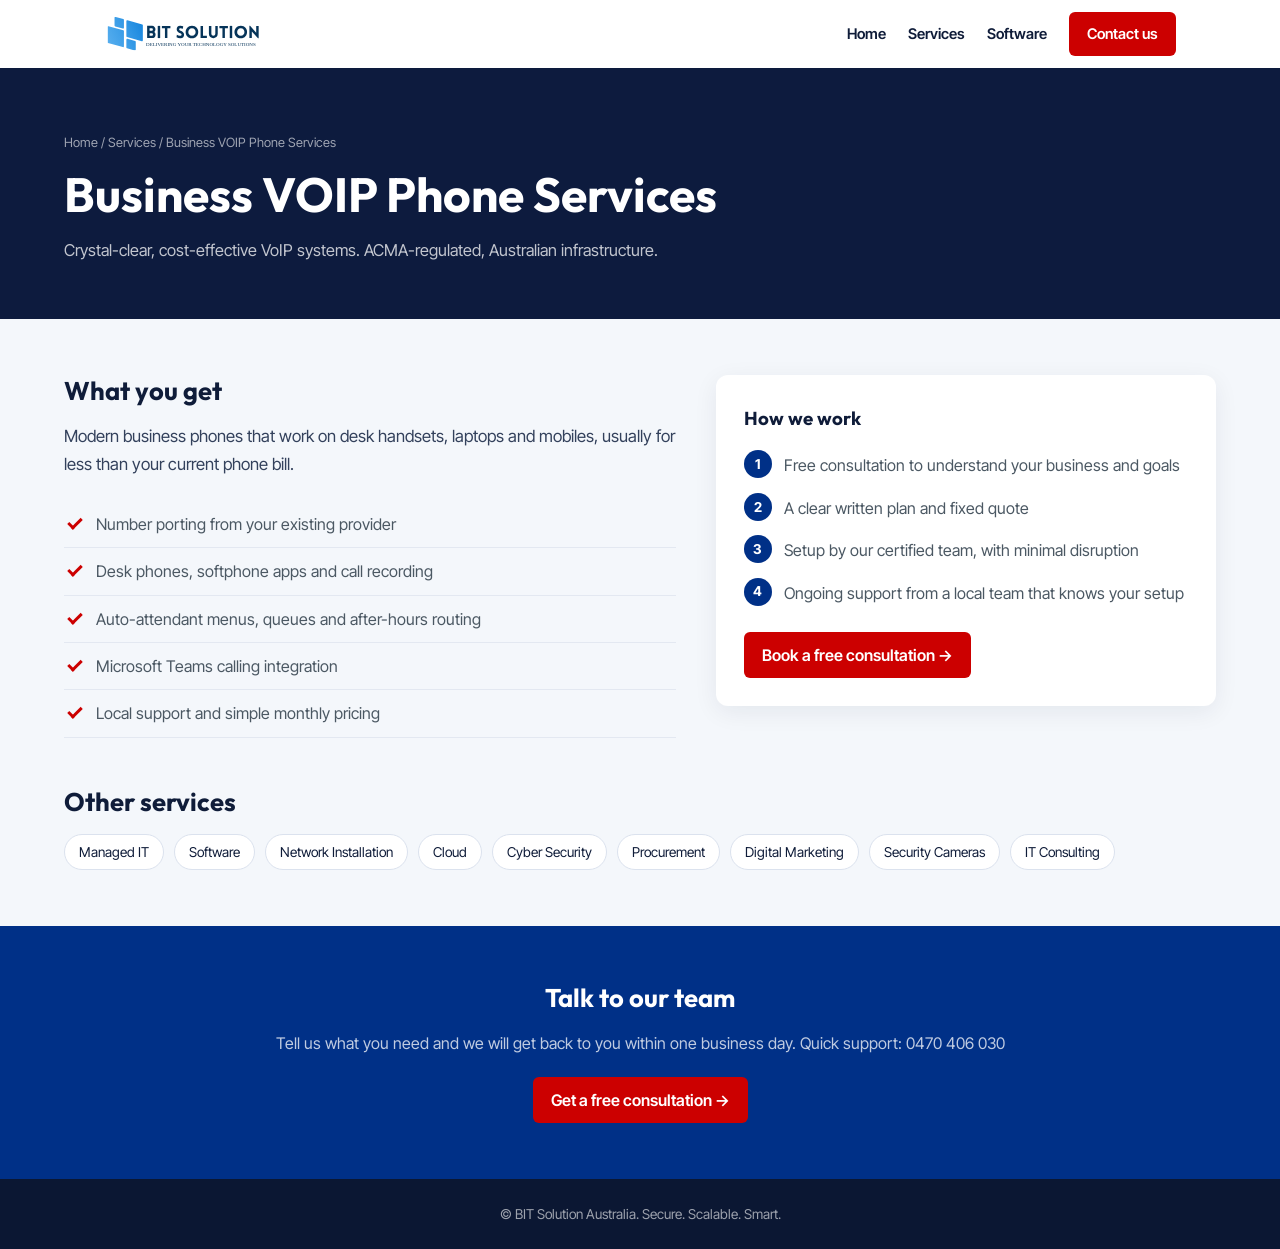
<file: business-voip-phone-services.html>
<!DOCTYPE html>
<html lang="en">
<head>
  <meta charset="UTF-8" />
  <meta name="viewport" content="width=device-width, initial-scale=1.0" />
  <title>Business VOIP Phone Services | BIT Solution Australia</title>
  <meta name="description" content="Crystal-clear, cost-effective VoIP systems. ACMA-regulated, Australian infrastructure." />
  <link rel="canonical" href="https://bitsolution.au/business-voip-phone-services.html" />
  <link rel="preconnect" href="https://fonts.googleapis.com" />
  <link rel="preconnect" href="https://fonts.gstatic.com" crossorigin />
  <link href="https://fonts.googleapis.com/css2?family=Inter+Tight:wght@400;500;600;700&family=Outfit:wght@500;600;700&display=swap" rel="stylesheet" />
  <link rel="stylesheet" href="pages.css" />
</head>
<body>
  <header class="bar"><div class="bar-in">
    <a href="index.html" class="nav-logo">
        <svg xmlns="http://www.w3.org/2000/svg" xmlns:xlink="http://www.w3.org/1999/xlink" width="150" height="38" viewBox="0 0 187.5 48" style="display:block;">
          <defs>
            <style>.a{fill:none;}.a,.b,.e{fill-rule:evenodd;}.b,.f{fill:#063459;}.c{clip-path:url(#a);}.d{clip-path:url(#b);}.e{fill:url(#c);}.f{font-size:6px;font-family:Nunito-Regular, Nunito;}</style>
            <clipPath id="a"><path d="M0,0H42.727V40.516H0Z"></path></clipPath>
            <clipPath id="b"><path d="M22.82,23.119V5.037a1.061,1.061,0,0,1,1.352-1.02L41.949,8.982A1.062,1.062,0,0,1,42.727,10V28.084a1.062,1.062,0,0,1-1.352,1.02L23.6,24.138a1.054,1.054,0,0,1-.777-1.02ZM9.4,11.373l9.152,2.559a1.065,1.065,0,0,0,1.352-1.019v-9.3a1.061,1.061,0,0,0-.777-1.02L9.977.041A1.061,1.061,0,0,0,8.625,1.06v9.293A1.054,1.054,0,0,0,9.4,11.373Zm9.727,4.707L1.352,11.115A1.062,1.062,0,0,0,0,12.134V30.216a1.062,1.062,0,0,0,.777,1.02L18.555,36.2a1.061,1.061,0,0,0,1.352-1.02V17.1a1.057,1.057,0,0,0-.777-1.02Zm14.2,12.766-9.152-2.559a1.065,1.065,0,0,0-1.352,1.019v9.3a1.057,1.057,0,0,0,.777,1.02l9.152,2.555A1.061,1.061,0,0,0,34.1,39.158V29.865a1.054,1.054,0,0,0-.777-1.02Z"></path></clipPath>
            <linearGradient id="c" x1="1.095" y1="0.244" x2="-0.095" y2="0.757" gradientUnits="objectBoundingBox">
              <stop offset="0" stop-color="#1283dd"></stop><stop offset="0.5" stop-color="#399ce7"></stop><stop offset="1" stop-color="#5ab0ef"></stop>
            </linearGradient>
          </defs>
          <path class="a" d="M0,0H187.5V48H0Z"></path>
          <g transform="translate(50.787 14.242)"><path class="b" d="M0,14.656H5.793a4.353,4.353,0,0,0,4.32-4.4A3.544,3.544,0,0,0,8.6,7.328,3.579,3.579,0,0,0,9.949,4.441,4.02,4.02,0,0,0,5.793,0H0ZM2.949,2.926h2.6A1.356,1.356,0,0,1,6.9,4.4,1.368,1.368,0,0,1,5.551,5.875h-2.6Zm0,5.875h2.6a1.44,1.44,0,0,1,1.473,1.453,1.457,1.457,0,0,1-1.473,1.477h-2.6Z"></path></g>
          <g transform="translate(63.5 14.262)"><path class="b" d="M2.93,14.637V0H0V14.637Z"></path></g>
          <g transform="translate(68.497 14.281)"><path class="b" d="M6.57,14.617V2.906h3.644V0H0V2.906H3.645V14.617Z"></path></g>
          <g transform="translate(86.059 14.145)"><path class="b" d="M0,13.813a9.148,9.148,0,0,0,4.629,1.063,4.339,4.339,0,0,0,4.422-4.441c0-2.332-1.965-3.645-4.238-4.484-.84-.285-1.555-.652-1.637-1.473A1.445,1.445,0,0,1,4.629,2.84a6.64,6.64,0,0,1,2.988.613L7.984.629A8.6,8.6,0,0,0,4.34.016,4.287,4.287,0,0,0,.207,4.477c0,2.457,2.047,3.625,4.34,4.465.816.285,1.453.652,1.516,1.492A1.478,1.478,0,0,1,4.547,11.91,6.587,6.587,0,0,1,.371,10.742Z"></path></g>
          <g transform="translate(97.054 14.016)"><path class="b" d="M7.553,15.086C17.627,15.086,17.627,0,7.553,0s-10.07,15.086,0,15.086Zm0-3.027c-5.855,0-5.855-9.051,0-9.051s5.855,9.051,0,9.051Z"></path></g>
          <g transform="translate(114.903 14.262)"><path class="b" d="M0,0V14.637H7.574V11.711H2.93V0Z"></path></g>
          <g transform="translate(124.913 14.262)"><path class="b" d="M10.586,9.539V0H7.68V9.52c0,3.07-4.75,3.07-4.75,0V0H0V9.539c0,6.961,10.586,6.961,10.586,0Z"></path></g>
          <g transform="translate(137.505 14.281)"><path class="b" d="M6.57,14.617V2.906h3.644V0H0V2.906H3.645V14.617Z"></path></g>
          <g transform="translate(149.929 14.262)"><path class="b" d="M2.93,14.637V0H0V14.637Z"></path></g>
          <g transform="translate(155.642 14.016)"><path class="b" d="M7.553,15.086C17.627,15.086,17.627,0,7.553,0s-10.07,15.086,0,15.086Zm0-3.027c-5.855,0-5.855-9.051,0-9.051s5.855,9.051,0,9.051Z"></path></g>
          <g transform="translate(173.491 13.953)"><path class="b" d="M2.93,6.98l7.41,8.273h.777V.328H8.168V8.6L.777,0H0V14.945H2.93Z"></path></g>
          <g transform="translate(3.027 3.379)">
            <path class="a" d="M0,0H42.727V40.516H0Z"></path>
            <g class="c"><g transform="translate(0 0.155)">
              <path class="a" d="M22.82,23.119V5.037a1.061,1.061,0,0,1,1.352-1.02L41.949,8.982A1.062,1.062,0,0,1,42.727,10V28.084a1.062,1.062,0,0,1-1.352,1.02L23.6,24.138a1.054,1.054,0,0,1-.777-1.02ZM9.4,11.373l9.152,2.559a1.065,1.065,0,0,0,1.352-1.019v-9.3a1.061,1.061,0,0,0-.777-1.02L9.977.041A1.061,1.061,0,0,0,8.625,1.06v9.293A1.054,1.054,0,0,0,9.4,11.373Zm9.727,4.707L1.352,11.115A1.062,1.062,0,0,0,0,12.134V30.216a1.062,1.062,0,0,0,.777,1.02L18.555,36.2a1.061,1.061,0,0,0,1.352-1.02V17.1a1.057,1.057,0,0,0-.777-1.02Zm14.2,12.766-9.152-2.559a1.065,1.065,0,0,0-1.352,1.019v9.3a1.057,1.057,0,0,0,.777,1.02l9.152,2.555A1.061,1.061,0,0,0,34.1,39.158V29.865a1.054,1.054,0,0,0-.777-1.02Z"></path>
              <g class="d"><g transform="translate(0 -0.151)"><path class="e" d="M42.727,0H0V40.512H42.727Z"></path></g></g>
            </g></g>
          </g>
          <text class="f" transform="translate(48 38)"><tspan x="0" y="0" xml:space="preserve"> DELIVERING YOUR TECHNOLOGY SOLUTIONS</tspan></text>
        </svg>
      </a>
    <nav class="bar-links">
      <a href="index.html" class="hide-m">Home</a>
      <a href="index.html#services">Services</a>
      <a href="software-services.html" class="hide-m">Software</a>
      <a href="index.html#contact" class="btn">Contact us</a>
    </nav>
  </div></header>
  <section class="hero"><div class="hero-in">
    <div class="crumb"><a href="index.html">Home</a> / <a href="index.html#services">Services</a> / Business VOIP Phone Services</div>
    <h1>Business VOIP Phone Services</h1>
    <p>Crystal-clear, cost-effective VoIP systems. ACMA-regulated, Australian infrastructure.</p>
  </div></section>
  <main class="wrap"><div class="grid2">
    <div>
      <h2>What you get</h2>
      <p class="lead">Modern business phones that work on desk handsets, laptops and mobiles, usually for less than your current phone bill.</p>
      <ul class="ticks"><li>Number porting from your existing provider</li><li>Desk phones, softphone apps and call recording</li><li>Auto-attendant menus, queues and after-hours routing</li><li>Microsoft Teams calling integration</li><li>Local support and simple monthly pricing</li></ul>
    </div>
    <div class="card">
      <h3>How we work</h3>
      <ol class="steps">
        <li>Free consultation to understand your business and goals</li>
        <li>A clear written plan and fixed quote</li>
        <li>Setup by our certified team, with minimal disruption</li>
        <li>Ongoing support from a local team that knows your setup</li>
      </ol>
      <p style="margin-top:18px"><a href="index.html#contact" class="btn">Book a free consultation &rarr;</a></p>
    </div>
  </div>
  <h2 style="margin-top:48px">Other services</h2>
  <div class="others"><a href="managed-it-services.html">Managed IT</a><a href="software-services.html">Software</a><a href="office-network-installation.html">Network Installation</a><a href="cloud-services.html">Cloud</a><a href="cyber-security-services.html">Cyber Security</a><a href="procurement-services.html">Procurement</a><a href="digital-marketing-services.html">Digital Marketing</a><a href="security-camera-installation.html">Security Cameras</a><a href="it-consulting.html">IT Consulting</a></div>
  </main>

  <section class="cta">
    <h2>Talk to our team</h2>
    <p>Tell us what you need and we will get back to you within one business day. Quick support: <a href="tel:+61470406030">0470 406 030</a></p>
    <a href="index.html#contact" class="btn">Get a free consultation &rarr;</a>
  </section>
  <footer>&copy; BIT Solution Australia. Secure. Scalable. Smart.</footer>
</body>
</html>
</file>
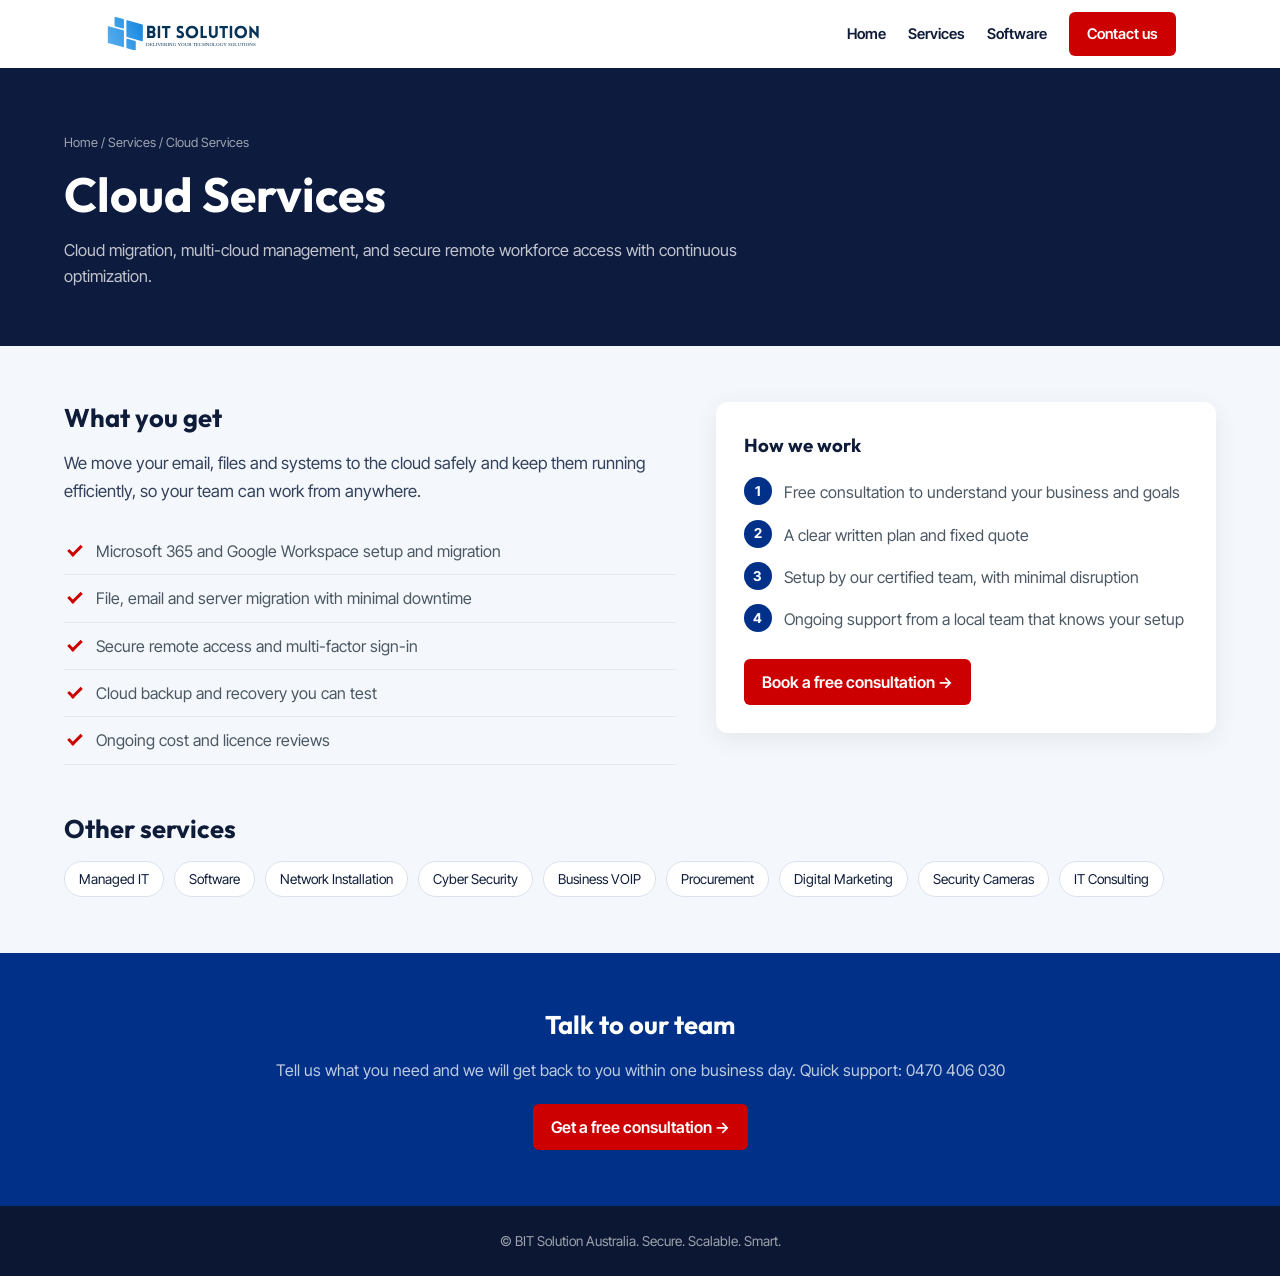
<file: cloud-services.html>
<!DOCTYPE html>
<html lang="en">
<head>
  <meta charset="UTF-8" />
  <meta name="viewport" content="width=device-width, initial-scale=1.0" />
  <title>Cloud Services | BIT Solution Australia</title>
  <meta name="description" content="Cloud migration, multi-cloud management, and secure remote workforce access with continuous optimization." />
  <link rel="canonical" href="https://bitsolution.au/cloud-services.html" />
  <link rel="preconnect" href="https://fonts.googleapis.com" />
  <link rel="preconnect" href="https://fonts.gstatic.com" crossorigin />
  <link href="https://fonts.googleapis.com/css2?family=Inter+Tight:wght@400;500;600;700&family=Outfit:wght@500;600;700&display=swap" rel="stylesheet" />
  <link rel="stylesheet" href="pages.css" />
</head>
<body>
  <header class="bar"><div class="bar-in">
    <a href="index.html" class="nav-logo">
        <svg xmlns="http://www.w3.org/2000/svg" xmlns:xlink="http://www.w3.org/1999/xlink" width="150" height="38" viewBox="0 0 187.5 48" style="display:block;">
          <defs>
            <style>.a{fill:none;}.a,.b,.e{fill-rule:evenodd;}.b,.f{fill:#063459;}.c{clip-path:url(#a);}.d{clip-path:url(#b);}.e{fill:url(#c);}.f{font-size:6px;font-family:Nunito-Regular, Nunito;}</style>
            <clipPath id="a"><path d="M0,0H42.727V40.516H0Z"></path></clipPath>
            <clipPath id="b"><path d="M22.82,23.119V5.037a1.061,1.061,0,0,1,1.352-1.02L41.949,8.982A1.062,1.062,0,0,1,42.727,10V28.084a1.062,1.062,0,0,1-1.352,1.02L23.6,24.138a1.054,1.054,0,0,1-.777-1.02ZM9.4,11.373l9.152,2.559a1.065,1.065,0,0,0,1.352-1.019v-9.3a1.061,1.061,0,0,0-.777-1.02L9.977.041A1.061,1.061,0,0,0,8.625,1.06v9.293A1.054,1.054,0,0,0,9.4,11.373Zm9.727,4.707L1.352,11.115A1.062,1.062,0,0,0,0,12.134V30.216a1.062,1.062,0,0,0,.777,1.02L18.555,36.2a1.061,1.061,0,0,0,1.352-1.02V17.1a1.057,1.057,0,0,0-.777-1.02Zm14.2,12.766-9.152-2.559a1.065,1.065,0,0,0-1.352,1.019v9.3a1.057,1.057,0,0,0,.777,1.02l9.152,2.555A1.061,1.061,0,0,0,34.1,39.158V29.865a1.054,1.054,0,0,0-.777-1.02Z"></path></clipPath>
            <linearGradient id="c" x1="1.095" y1="0.244" x2="-0.095" y2="0.757" gradientUnits="objectBoundingBox">
              <stop offset="0" stop-color="#1283dd"></stop><stop offset="0.5" stop-color="#399ce7"></stop><stop offset="1" stop-color="#5ab0ef"></stop>
            </linearGradient>
          </defs>
          <path class="a" d="M0,0H187.5V48H0Z"></path>
          <g transform="translate(50.787 14.242)"><path class="b" d="M0,14.656H5.793a4.353,4.353,0,0,0,4.32-4.4A3.544,3.544,0,0,0,8.6,7.328,3.579,3.579,0,0,0,9.949,4.441,4.02,4.02,0,0,0,5.793,0H0ZM2.949,2.926h2.6A1.356,1.356,0,0,1,6.9,4.4,1.368,1.368,0,0,1,5.551,5.875h-2.6Zm0,5.875h2.6a1.44,1.44,0,0,1,1.473,1.453,1.457,1.457,0,0,1-1.473,1.477h-2.6Z"></path></g>
          <g transform="translate(63.5 14.262)"><path class="b" d="M2.93,14.637V0H0V14.637Z"></path></g>
          <g transform="translate(68.497 14.281)"><path class="b" d="M6.57,14.617V2.906h3.644V0H0V2.906H3.645V14.617Z"></path></g>
          <g transform="translate(86.059 14.145)"><path class="b" d="M0,13.813a9.148,9.148,0,0,0,4.629,1.063,4.339,4.339,0,0,0,4.422-4.441c0-2.332-1.965-3.645-4.238-4.484-.84-.285-1.555-.652-1.637-1.473A1.445,1.445,0,0,1,4.629,2.84a6.64,6.64,0,0,1,2.988.613L7.984.629A8.6,8.6,0,0,0,4.34.016,4.287,4.287,0,0,0,.207,4.477c0,2.457,2.047,3.625,4.34,4.465.816.285,1.453.652,1.516,1.492A1.478,1.478,0,0,1,4.547,11.91,6.587,6.587,0,0,1,.371,10.742Z"></path></g>
          <g transform="translate(97.054 14.016)"><path class="b" d="M7.553,15.086C17.627,15.086,17.627,0,7.553,0s-10.07,15.086,0,15.086Zm0-3.027c-5.855,0-5.855-9.051,0-9.051s5.855,9.051,0,9.051Z"></path></g>
          <g transform="translate(114.903 14.262)"><path class="b" d="M0,0V14.637H7.574V11.711H2.93V0Z"></path></g>
          <g transform="translate(124.913 14.262)"><path class="b" d="M10.586,9.539V0H7.68V9.52c0,3.07-4.75,3.07-4.75,0V0H0V9.539c0,6.961,10.586,6.961,10.586,0Z"></path></g>
          <g transform="translate(137.505 14.281)"><path class="b" d="M6.57,14.617V2.906h3.644V0H0V2.906H3.645V14.617Z"></path></g>
          <g transform="translate(149.929 14.262)"><path class="b" d="M2.93,14.637V0H0V14.637Z"></path></g>
          <g transform="translate(155.642 14.016)"><path class="b" d="M7.553,15.086C17.627,15.086,17.627,0,7.553,0s-10.07,15.086,0,15.086Zm0-3.027c-5.855,0-5.855-9.051,0-9.051s5.855,9.051,0,9.051Z"></path></g>
          <g transform="translate(173.491 13.953)"><path class="b" d="M2.93,6.98l7.41,8.273h.777V.328H8.168V8.6L.777,0H0V14.945H2.93Z"></path></g>
          <g transform="translate(3.027 3.379)">
            <path class="a" d="M0,0H42.727V40.516H0Z"></path>
            <g class="c"><g transform="translate(0 0.155)">
              <path class="a" d="M22.82,23.119V5.037a1.061,1.061,0,0,1,1.352-1.02L41.949,8.982A1.062,1.062,0,0,1,42.727,10V28.084a1.062,1.062,0,0,1-1.352,1.02L23.6,24.138a1.054,1.054,0,0,1-.777-1.02ZM9.4,11.373l9.152,2.559a1.065,1.065,0,0,0,1.352-1.019v-9.3a1.061,1.061,0,0,0-.777-1.02L9.977.041A1.061,1.061,0,0,0,8.625,1.06v9.293A1.054,1.054,0,0,0,9.4,11.373Zm9.727,4.707L1.352,11.115A1.062,1.062,0,0,0,0,12.134V30.216a1.062,1.062,0,0,0,.777,1.02L18.555,36.2a1.061,1.061,0,0,0,1.352-1.02V17.1a1.057,1.057,0,0,0-.777-1.02Zm14.2,12.766-9.152-2.559a1.065,1.065,0,0,0-1.352,1.019v9.3a1.057,1.057,0,0,0,.777,1.02l9.152,2.555A1.061,1.061,0,0,0,34.1,39.158V29.865a1.054,1.054,0,0,0-.777-1.02Z"></path>
              <g class="d"><g transform="translate(0 -0.151)"><path class="e" d="M42.727,0H0V40.512H42.727Z"></path></g></g>
            </g></g>
          </g>
          <text class="f" transform="translate(48 38)"><tspan x="0" y="0" xml:space="preserve"> DELIVERING YOUR TECHNOLOGY SOLUTIONS</tspan></text>
        </svg>
      </a>
    <nav class="bar-links">
      <a href="index.html" class="hide-m">Home</a>
      <a href="index.html#services">Services</a>
      <a href="software-services.html" class="hide-m">Software</a>
      <a href="index.html#contact" class="btn">Contact us</a>
    </nav>
  </div></header>
  <section class="hero"><div class="hero-in">
    <div class="crumb"><a href="index.html">Home</a> / <a href="index.html#services">Services</a> / Cloud Services</div>
    <h1>Cloud Services</h1>
    <p>Cloud migration, multi-cloud management, and secure remote workforce access with continuous optimization.</p>
  </div></section>
  <main class="wrap"><div class="grid2">
    <div>
      <h2>What you get</h2>
      <p class="lead">We move your email, files and systems to the cloud safely and keep them running efficiently, so your team can work from anywhere.</p>
      <ul class="ticks"><li>Microsoft 365 and Google Workspace setup and migration</li><li>File, email and server migration with minimal downtime</li><li>Secure remote access and multi-factor sign-in</li><li>Cloud backup and recovery you can test</li><li>Ongoing cost and licence reviews</li></ul>
    </div>
    <div class="card">
      <h3>How we work</h3>
      <ol class="steps">
        <li>Free consultation to understand your business and goals</li>
        <li>A clear written plan and fixed quote</li>
        <li>Setup by our certified team, with minimal disruption</li>
        <li>Ongoing support from a local team that knows your setup</li>
      </ol>
      <p style="margin-top:18px"><a href="index.html#contact" class="btn">Book a free consultation &rarr;</a></p>
    </div>
  </div>
  <h2 style="margin-top:48px">Other services</h2>
  <div class="others"><a href="managed-it-services.html">Managed IT</a><a href="software-services.html">Software</a><a href="office-network-installation.html">Network Installation</a><a href="cyber-security-services.html">Cyber Security</a><a href="business-voip-phone-services.html">Business VOIP</a><a href="procurement-services.html">Procurement</a><a href="digital-marketing-services.html">Digital Marketing</a><a href="security-camera-installation.html">Security Cameras</a><a href="it-consulting.html">IT Consulting</a></div>
  </main>

  <section class="cta">
    <h2>Talk to our team</h2>
    <p>Tell us what you need and we will get back to you within one business day. Quick support: <a href="tel:+61470406030">0470 406 030</a></p>
    <a href="index.html#contact" class="btn">Get a free consultation &rarr;</a>
  </section>
  <footer>&copy; BIT Solution Australia. Secure. Scalable. Smart.</footer>
</body>
</html>
</file>
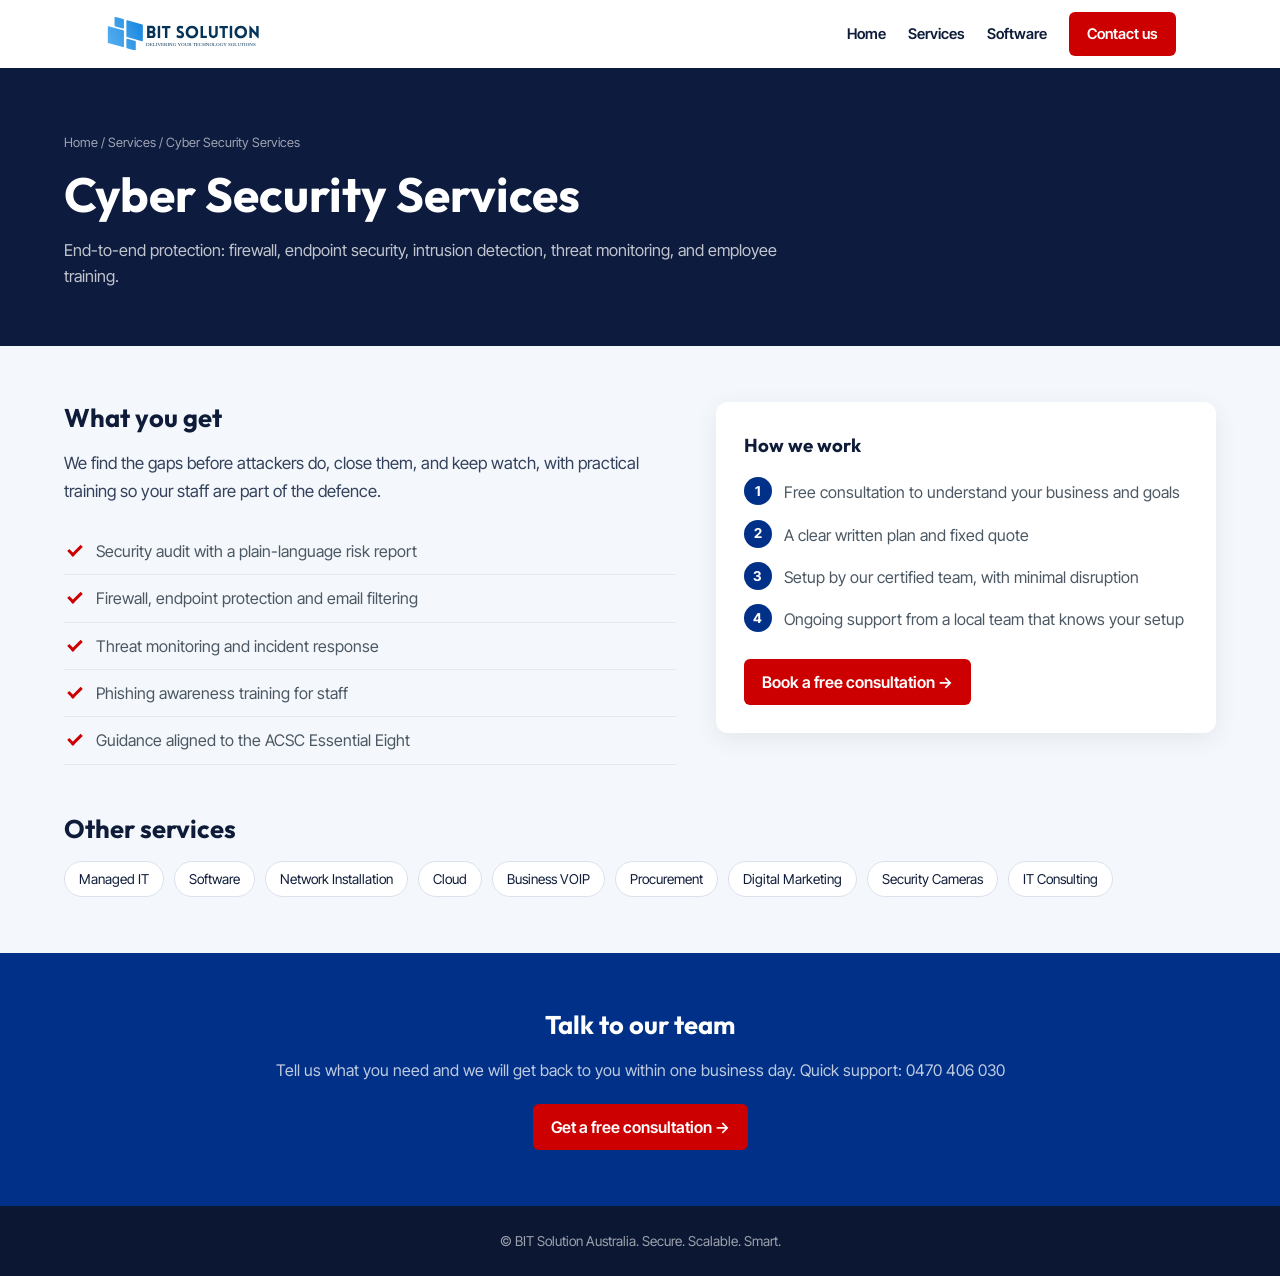
<file: cyber-security-services.html>
<!DOCTYPE html>
<html lang="en">
<head>
  <meta charset="UTF-8" />
  <meta name="viewport" content="width=device-width, initial-scale=1.0" />
  <title>Cyber Security Services | BIT Solution Australia</title>
  <meta name="description" content="End-to-end protection: firewall, endpoint security, intrusion detection, threat monitoring, and employee training." />
  <link rel="canonical" href="https://bitsolution.au/cyber-security-services.html" />
  <link rel="preconnect" href="https://fonts.googleapis.com" />
  <link rel="preconnect" href="https://fonts.gstatic.com" crossorigin />
  <link href="https://fonts.googleapis.com/css2?family=Inter+Tight:wght@400;500;600;700&family=Outfit:wght@500;600;700&display=swap" rel="stylesheet" />
  <link rel="stylesheet" href="pages.css" />
</head>
<body>
  <header class="bar"><div class="bar-in">
    <a href="index.html" class="nav-logo">
        <svg xmlns="http://www.w3.org/2000/svg" xmlns:xlink="http://www.w3.org/1999/xlink" width="150" height="38" viewBox="0 0 187.5 48" style="display:block;">
          <defs>
            <style>.a{fill:none;}.a,.b,.e{fill-rule:evenodd;}.b,.f{fill:#063459;}.c{clip-path:url(#a);}.d{clip-path:url(#b);}.e{fill:url(#c);}.f{font-size:6px;font-family:Nunito-Regular, Nunito;}</style>
            <clipPath id="a"><path d="M0,0H42.727V40.516H0Z"></path></clipPath>
            <clipPath id="b"><path d="M22.82,23.119V5.037a1.061,1.061,0,0,1,1.352-1.02L41.949,8.982A1.062,1.062,0,0,1,42.727,10V28.084a1.062,1.062,0,0,1-1.352,1.02L23.6,24.138a1.054,1.054,0,0,1-.777-1.02ZM9.4,11.373l9.152,2.559a1.065,1.065,0,0,0,1.352-1.019v-9.3a1.061,1.061,0,0,0-.777-1.02L9.977.041A1.061,1.061,0,0,0,8.625,1.06v9.293A1.054,1.054,0,0,0,9.4,11.373Zm9.727,4.707L1.352,11.115A1.062,1.062,0,0,0,0,12.134V30.216a1.062,1.062,0,0,0,.777,1.02L18.555,36.2a1.061,1.061,0,0,0,1.352-1.02V17.1a1.057,1.057,0,0,0-.777-1.02Zm14.2,12.766-9.152-2.559a1.065,1.065,0,0,0-1.352,1.019v9.3a1.057,1.057,0,0,0,.777,1.02l9.152,2.555A1.061,1.061,0,0,0,34.1,39.158V29.865a1.054,1.054,0,0,0-.777-1.02Z"></path></clipPath>
            <linearGradient id="c" x1="1.095" y1="0.244" x2="-0.095" y2="0.757" gradientUnits="objectBoundingBox">
              <stop offset="0" stop-color="#1283dd"></stop><stop offset="0.5" stop-color="#399ce7"></stop><stop offset="1" stop-color="#5ab0ef"></stop>
            </linearGradient>
          </defs>
          <path class="a" d="M0,0H187.5V48H0Z"></path>
          <g transform="translate(50.787 14.242)"><path class="b" d="M0,14.656H5.793a4.353,4.353,0,0,0,4.32-4.4A3.544,3.544,0,0,0,8.6,7.328,3.579,3.579,0,0,0,9.949,4.441,4.02,4.02,0,0,0,5.793,0H0ZM2.949,2.926h2.6A1.356,1.356,0,0,1,6.9,4.4,1.368,1.368,0,0,1,5.551,5.875h-2.6Zm0,5.875h2.6a1.44,1.44,0,0,1,1.473,1.453,1.457,1.457,0,0,1-1.473,1.477h-2.6Z"></path></g>
          <g transform="translate(63.5 14.262)"><path class="b" d="M2.93,14.637V0H0V14.637Z"></path></g>
          <g transform="translate(68.497 14.281)"><path class="b" d="M6.57,14.617V2.906h3.644V0H0V2.906H3.645V14.617Z"></path></g>
          <g transform="translate(86.059 14.145)"><path class="b" d="M0,13.813a9.148,9.148,0,0,0,4.629,1.063,4.339,4.339,0,0,0,4.422-4.441c0-2.332-1.965-3.645-4.238-4.484-.84-.285-1.555-.652-1.637-1.473A1.445,1.445,0,0,1,4.629,2.84a6.64,6.64,0,0,1,2.988.613L7.984.629A8.6,8.6,0,0,0,4.34.016,4.287,4.287,0,0,0,.207,4.477c0,2.457,2.047,3.625,4.34,4.465.816.285,1.453.652,1.516,1.492A1.478,1.478,0,0,1,4.547,11.91,6.587,6.587,0,0,1,.371,10.742Z"></path></g>
          <g transform="translate(97.054 14.016)"><path class="b" d="M7.553,15.086C17.627,15.086,17.627,0,7.553,0s-10.07,15.086,0,15.086Zm0-3.027c-5.855,0-5.855-9.051,0-9.051s5.855,9.051,0,9.051Z"></path></g>
          <g transform="translate(114.903 14.262)"><path class="b" d="M0,0V14.637H7.574V11.711H2.93V0Z"></path></g>
          <g transform="translate(124.913 14.262)"><path class="b" d="M10.586,9.539V0H7.68V9.52c0,3.07-4.75,3.07-4.75,0V0H0V9.539c0,6.961,10.586,6.961,10.586,0Z"></path></g>
          <g transform="translate(137.505 14.281)"><path class="b" d="M6.57,14.617V2.906h3.644V0H0V2.906H3.645V14.617Z"></path></g>
          <g transform="translate(149.929 14.262)"><path class="b" d="M2.93,14.637V0H0V14.637Z"></path></g>
          <g transform="translate(155.642 14.016)"><path class="b" d="M7.553,15.086C17.627,15.086,17.627,0,7.553,0s-10.07,15.086,0,15.086Zm0-3.027c-5.855,0-5.855-9.051,0-9.051s5.855,9.051,0,9.051Z"></path></g>
          <g transform="translate(173.491 13.953)"><path class="b" d="M2.93,6.98l7.41,8.273h.777V.328H8.168V8.6L.777,0H0V14.945H2.93Z"></path></g>
          <g transform="translate(3.027 3.379)">
            <path class="a" d="M0,0H42.727V40.516H0Z"></path>
            <g class="c"><g transform="translate(0 0.155)">
              <path class="a" d="M22.82,23.119V5.037a1.061,1.061,0,0,1,1.352-1.02L41.949,8.982A1.062,1.062,0,0,1,42.727,10V28.084a1.062,1.062,0,0,1-1.352,1.02L23.6,24.138a1.054,1.054,0,0,1-.777-1.02ZM9.4,11.373l9.152,2.559a1.065,1.065,0,0,0,1.352-1.019v-9.3a1.061,1.061,0,0,0-.777-1.02L9.977.041A1.061,1.061,0,0,0,8.625,1.06v9.293A1.054,1.054,0,0,0,9.4,11.373Zm9.727,4.707L1.352,11.115A1.062,1.062,0,0,0,0,12.134V30.216a1.062,1.062,0,0,0,.777,1.02L18.555,36.2a1.061,1.061,0,0,0,1.352-1.02V17.1a1.057,1.057,0,0,0-.777-1.02Zm14.2,12.766-9.152-2.559a1.065,1.065,0,0,0-1.352,1.019v9.3a1.057,1.057,0,0,0,.777,1.02l9.152,2.555A1.061,1.061,0,0,0,34.1,39.158V29.865a1.054,1.054,0,0,0-.777-1.02Z"></path>
              <g class="d"><g transform="translate(0 -0.151)"><path class="e" d="M42.727,0H0V40.512H42.727Z"></path></g></g>
            </g></g>
          </g>
          <text class="f" transform="translate(48 38)"><tspan x="0" y="0" xml:space="preserve"> DELIVERING YOUR TECHNOLOGY SOLUTIONS</tspan></text>
        </svg>
      </a>
    <nav class="bar-links">
      <a href="index.html" class="hide-m">Home</a>
      <a href="index.html#services">Services</a>
      <a href="software-services.html" class="hide-m">Software</a>
      <a href="index.html#contact" class="btn">Contact us</a>
    </nav>
  </div></header>
  <section class="hero"><div class="hero-in">
    <div class="crumb"><a href="index.html">Home</a> / <a href="index.html#services">Services</a> / Cyber Security Services</div>
    <h1>Cyber Security Services</h1>
    <p>End-to-end protection: firewall, endpoint security, intrusion detection, threat monitoring, and employee training.</p>
  </div></section>
  <main class="wrap"><div class="grid2">
    <div>
      <h2>What you get</h2>
      <p class="lead">We find the gaps before attackers do, close them, and keep watch, with practical training so your staff are part of the defence.</p>
      <ul class="ticks"><li>Security audit with a plain-language risk report</li><li>Firewall, endpoint protection and email filtering</li><li>Threat monitoring and incident response</li><li>Phishing awareness training for staff</li><li>Guidance aligned to the ACSC Essential Eight</li></ul>
    </div>
    <div class="card">
      <h3>How we work</h3>
      <ol class="steps">
        <li>Free consultation to understand your business and goals</li>
        <li>A clear written plan and fixed quote</li>
        <li>Setup by our certified team, with minimal disruption</li>
        <li>Ongoing support from a local team that knows your setup</li>
      </ol>
      <p style="margin-top:18px"><a href="index.html#contact" class="btn">Book a free consultation &rarr;</a></p>
    </div>
  </div>
  <h2 style="margin-top:48px">Other services</h2>
  <div class="others"><a href="managed-it-services.html">Managed IT</a><a href="software-services.html">Software</a><a href="office-network-installation.html">Network Installation</a><a href="cloud-services.html">Cloud</a><a href="business-voip-phone-services.html">Business VOIP</a><a href="procurement-services.html">Procurement</a><a href="digital-marketing-services.html">Digital Marketing</a><a href="security-camera-installation.html">Security Cameras</a><a href="it-consulting.html">IT Consulting</a></div>
  </main>

  <section class="cta">
    <h2>Talk to our team</h2>
    <p>Tell us what you need and we will get back to you within one business day. Quick support: <a href="tel:+61470406030">0470 406 030</a></p>
    <a href="index.html#contact" class="btn">Get a free consultation &rarr;</a>
  </section>
  <footer>&copy; BIT Solution Australia. Secure. Scalable. Smart.</footer>
</body>
</html>
</file>
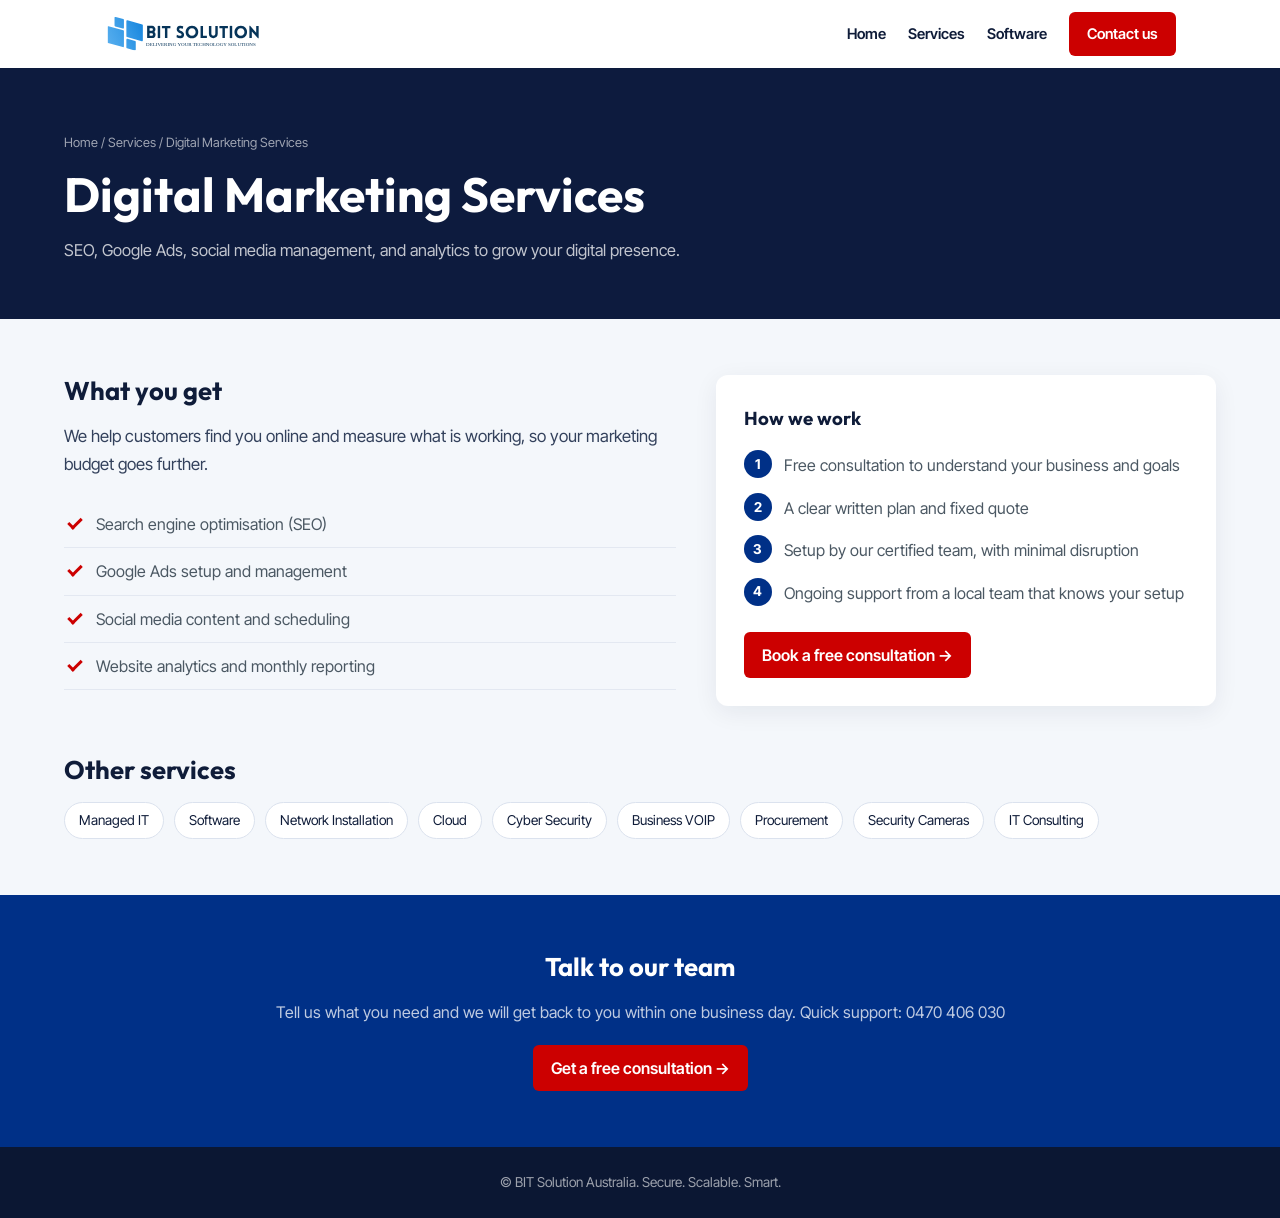
<file: digital-marketing-services.html>
<!DOCTYPE html>
<html lang="en">
<head>
  <meta charset="UTF-8" />
  <meta name="viewport" content="width=device-width, initial-scale=1.0" />
  <title>Digital Marketing Services | BIT Solution Australia</title>
  <meta name="description" content="SEO, Google Ads, social media management, and analytics to grow your digital presence." />
  <link rel="canonical" href="https://bitsolution.au/digital-marketing-services.html" />
  <link rel="preconnect" href="https://fonts.googleapis.com" />
  <link rel="preconnect" href="https://fonts.gstatic.com" crossorigin />
  <link href="https://fonts.googleapis.com/css2?family=Inter+Tight:wght@400;500;600;700&family=Outfit:wght@500;600;700&display=swap" rel="stylesheet" />
  <link rel="stylesheet" href="pages.css" />
</head>
<body>
  <header class="bar"><div class="bar-in">
    <a href="index.html" class="nav-logo">
        <svg xmlns="http://www.w3.org/2000/svg" xmlns:xlink="http://www.w3.org/1999/xlink" width="150" height="38" viewBox="0 0 187.5 48" style="display:block;">
          <defs>
            <style>.a{fill:none;}.a,.b,.e{fill-rule:evenodd;}.b,.f{fill:#063459;}.c{clip-path:url(#a);}.d{clip-path:url(#b);}.e{fill:url(#c);}.f{font-size:6px;font-family:Nunito-Regular, Nunito;}</style>
            <clipPath id="a"><path d="M0,0H42.727V40.516H0Z"></path></clipPath>
            <clipPath id="b"><path d="M22.82,23.119V5.037a1.061,1.061,0,0,1,1.352-1.02L41.949,8.982A1.062,1.062,0,0,1,42.727,10V28.084a1.062,1.062,0,0,1-1.352,1.02L23.6,24.138a1.054,1.054,0,0,1-.777-1.02ZM9.4,11.373l9.152,2.559a1.065,1.065,0,0,0,1.352-1.019v-9.3a1.061,1.061,0,0,0-.777-1.02L9.977.041A1.061,1.061,0,0,0,8.625,1.06v9.293A1.054,1.054,0,0,0,9.4,11.373Zm9.727,4.707L1.352,11.115A1.062,1.062,0,0,0,0,12.134V30.216a1.062,1.062,0,0,0,.777,1.02L18.555,36.2a1.061,1.061,0,0,0,1.352-1.02V17.1a1.057,1.057,0,0,0-.777-1.02Zm14.2,12.766-9.152-2.559a1.065,1.065,0,0,0-1.352,1.019v9.3a1.057,1.057,0,0,0,.777,1.02l9.152,2.555A1.061,1.061,0,0,0,34.1,39.158V29.865a1.054,1.054,0,0,0-.777-1.02Z"></path></clipPath>
            <linearGradient id="c" x1="1.095" y1="0.244" x2="-0.095" y2="0.757" gradientUnits="objectBoundingBox">
              <stop offset="0" stop-color="#1283dd"></stop><stop offset="0.5" stop-color="#399ce7"></stop><stop offset="1" stop-color="#5ab0ef"></stop>
            </linearGradient>
          </defs>
          <path class="a" d="M0,0H187.5V48H0Z"></path>
          <g transform="translate(50.787 14.242)"><path class="b" d="M0,14.656H5.793a4.353,4.353,0,0,0,4.32-4.4A3.544,3.544,0,0,0,8.6,7.328,3.579,3.579,0,0,0,9.949,4.441,4.02,4.02,0,0,0,5.793,0H0ZM2.949,2.926h2.6A1.356,1.356,0,0,1,6.9,4.4,1.368,1.368,0,0,1,5.551,5.875h-2.6Zm0,5.875h2.6a1.44,1.44,0,0,1,1.473,1.453,1.457,1.457,0,0,1-1.473,1.477h-2.6Z"></path></g>
          <g transform="translate(63.5 14.262)"><path class="b" d="M2.93,14.637V0H0V14.637Z"></path></g>
          <g transform="translate(68.497 14.281)"><path class="b" d="M6.57,14.617V2.906h3.644V0H0V2.906H3.645V14.617Z"></path></g>
          <g transform="translate(86.059 14.145)"><path class="b" d="M0,13.813a9.148,9.148,0,0,0,4.629,1.063,4.339,4.339,0,0,0,4.422-4.441c0-2.332-1.965-3.645-4.238-4.484-.84-.285-1.555-.652-1.637-1.473A1.445,1.445,0,0,1,4.629,2.84a6.64,6.64,0,0,1,2.988.613L7.984.629A8.6,8.6,0,0,0,4.34.016,4.287,4.287,0,0,0,.207,4.477c0,2.457,2.047,3.625,4.34,4.465.816.285,1.453.652,1.516,1.492A1.478,1.478,0,0,1,4.547,11.91,6.587,6.587,0,0,1,.371,10.742Z"></path></g>
          <g transform="translate(97.054 14.016)"><path class="b" d="M7.553,15.086C17.627,15.086,17.627,0,7.553,0s-10.07,15.086,0,15.086Zm0-3.027c-5.855,0-5.855-9.051,0-9.051s5.855,9.051,0,9.051Z"></path></g>
          <g transform="translate(114.903 14.262)"><path class="b" d="M0,0V14.637H7.574V11.711H2.93V0Z"></path></g>
          <g transform="translate(124.913 14.262)"><path class="b" d="M10.586,9.539V0H7.68V9.52c0,3.07-4.75,3.07-4.75,0V0H0V9.539c0,6.961,10.586,6.961,10.586,0Z"></path></g>
          <g transform="translate(137.505 14.281)"><path class="b" d="M6.57,14.617V2.906h3.644V0H0V2.906H3.645V14.617Z"></path></g>
          <g transform="translate(149.929 14.262)"><path class="b" d="M2.93,14.637V0H0V14.637Z"></path></g>
          <g transform="translate(155.642 14.016)"><path class="b" d="M7.553,15.086C17.627,15.086,17.627,0,7.553,0s-10.07,15.086,0,15.086Zm0-3.027c-5.855,0-5.855-9.051,0-9.051s5.855,9.051,0,9.051Z"></path></g>
          <g transform="translate(173.491 13.953)"><path class="b" d="M2.93,6.98l7.41,8.273h.777V.328H8.168V8.6L.777,0H0V14.945H2.93Z"></path></g>
          <g transform="translate(3.027 3.379)">
            <path class="a" d="M0,0H42.727V40.516H0Z"></path>
            <g class="c"><g transform="translate(0 0.155)">
              <path class="a" d="M22.82,23.119V5.037a1.061,1.061,0,0,1,1.352-1.02L41.949,8.982A1.062,1.062,0,0,1,42.727,10V28.084a1.062,1.062,0,0,1-1.352,1.02L23.6,24.138a1.054,1.054,0,0,1-.777-1.02ZM9.4,11.373l9.152,2.559a1.065,1.065,0,0,0,1.352-1.019v-9.3a1.061,1.061,0,0,0-.777-1.02L9.977.041A1.061,1.061,0,0,0,8.625,1.06v9.293A1.054,1.054,0,0,0,9.4,11.373Zm9.727,4.707L1.352,11.115A1.062,1.062,0,0,0,0,12.134V30.216a1.062,1.062,0,0,0,.777,1.02L18.555,36.2a1.061,1.061,0,0,0,1.352-1.02V17.1a1.057,1.057,0,0,0-.777-1.02Zm14.2,12.766-9.152-2.559a1.065,1.065,0,0,0-1.352,1.019v9.3a1.057,1.057,0,0,0,.777,1.02l9.152,2.555A1.061,1.061,0,0,0,34.1,39.158V29.865a1.054,1.054,0,0,0-.777-1.02Z"></path>
              <g class="d"><g transform="translate(0 -0.151)"><path class="e" d="M42.727,0H0V40.512H42.727Z"></path></g></g>
            </g></g>
          </g>
          <text class="f" transform="translate(48 38)"><tspan x="0" y="0" xml:space="preserve"> DELIVERING YOUR TECHNOLOGY SOLUTIONS</tspan></text>
        </svg>
      </a>
    <nav class="bar-links">
      <a href="index.html" class="hide-m">Home</a>
      <a href="index.html#services">Services</a>
      <a href="software-services.html" class="hide-m">Software</a>
      <a href="index.html#contact" class="btn">Contact us</a>
    </nav>
  </div></header>
  <section class="hero"><div class="hero-in">
    <div class="crumb"><a href="index.html">Home</a> / <a href="index.html#services">Services</a> / Digital Marketing Services</div>
    <h1>Digital Marketing Services</h1>
    <p>SEO, Google Ads, social media management, and analytics to grow your digital presence.</p>
  </div></section>
  <main class="wrap"><div class="grid2">
    <div>
      <h2>What you get</h2>
      <p class="lead">We help customers find you online and measure what is working, so your marketing budget goes further.</p>
      <ul class="ticks"><li>Search engine optimisation (SEO)</li><li>Google Ads setup and management</li><li>Social media content and scheduling</li><li>Website analytics and monthly reporting</li></ul>
    </div>
    <div class="card">
      <h3>How we work</h3>
      <ol class="steps">
        <li>Free consultation to understand your business and goals</li>
        <li>A clear written plan and fixed quote</li>
        <li>Setup by our certified team, with minimal disruption</li>
        <li>Ongoing support from a local team that knows your setup</li>
      </ol>
      <p style="margin-top:18px"><a href="index.html#contact" class="btn">Book a free consultation &rarr;</a></p>
    </div>
  </div>
  <h2 style="margin-top:48px">Other services</h2>
  <div class="others"><a href="managed-it-services.html">Managed IT</a><a href="software-services.html">Software</a><a href="office-network-installation.html">Network Installation</a><a href="cloud-services.html">Cloud</a><a href="cyber-security-services.html">Cyber Security</a><a href="business-voip-phone-services.html">Business VOIP</a><a href="procurement-services.html">Procurement</a><a href="security-camera-installation.html">Security Cameras</a><a href="it-consulting.html">IT Consulting</a></div>
  </main>

  <section class="cta">
    <h2>Talk to our team</h2>
    <p>Tell us what you need and we will get back to you within one business day. Quick support: <a href="tel:+61470406030">0470 406 030</a></p>
    <a href="index.html#contact" class="btn">Get a free consultation &rarr;</a>
  </section>
  <footer>&copy; BIT Solution Australia. Secure. Scalable. Smart.</footer>
</body>
</html>
</file>
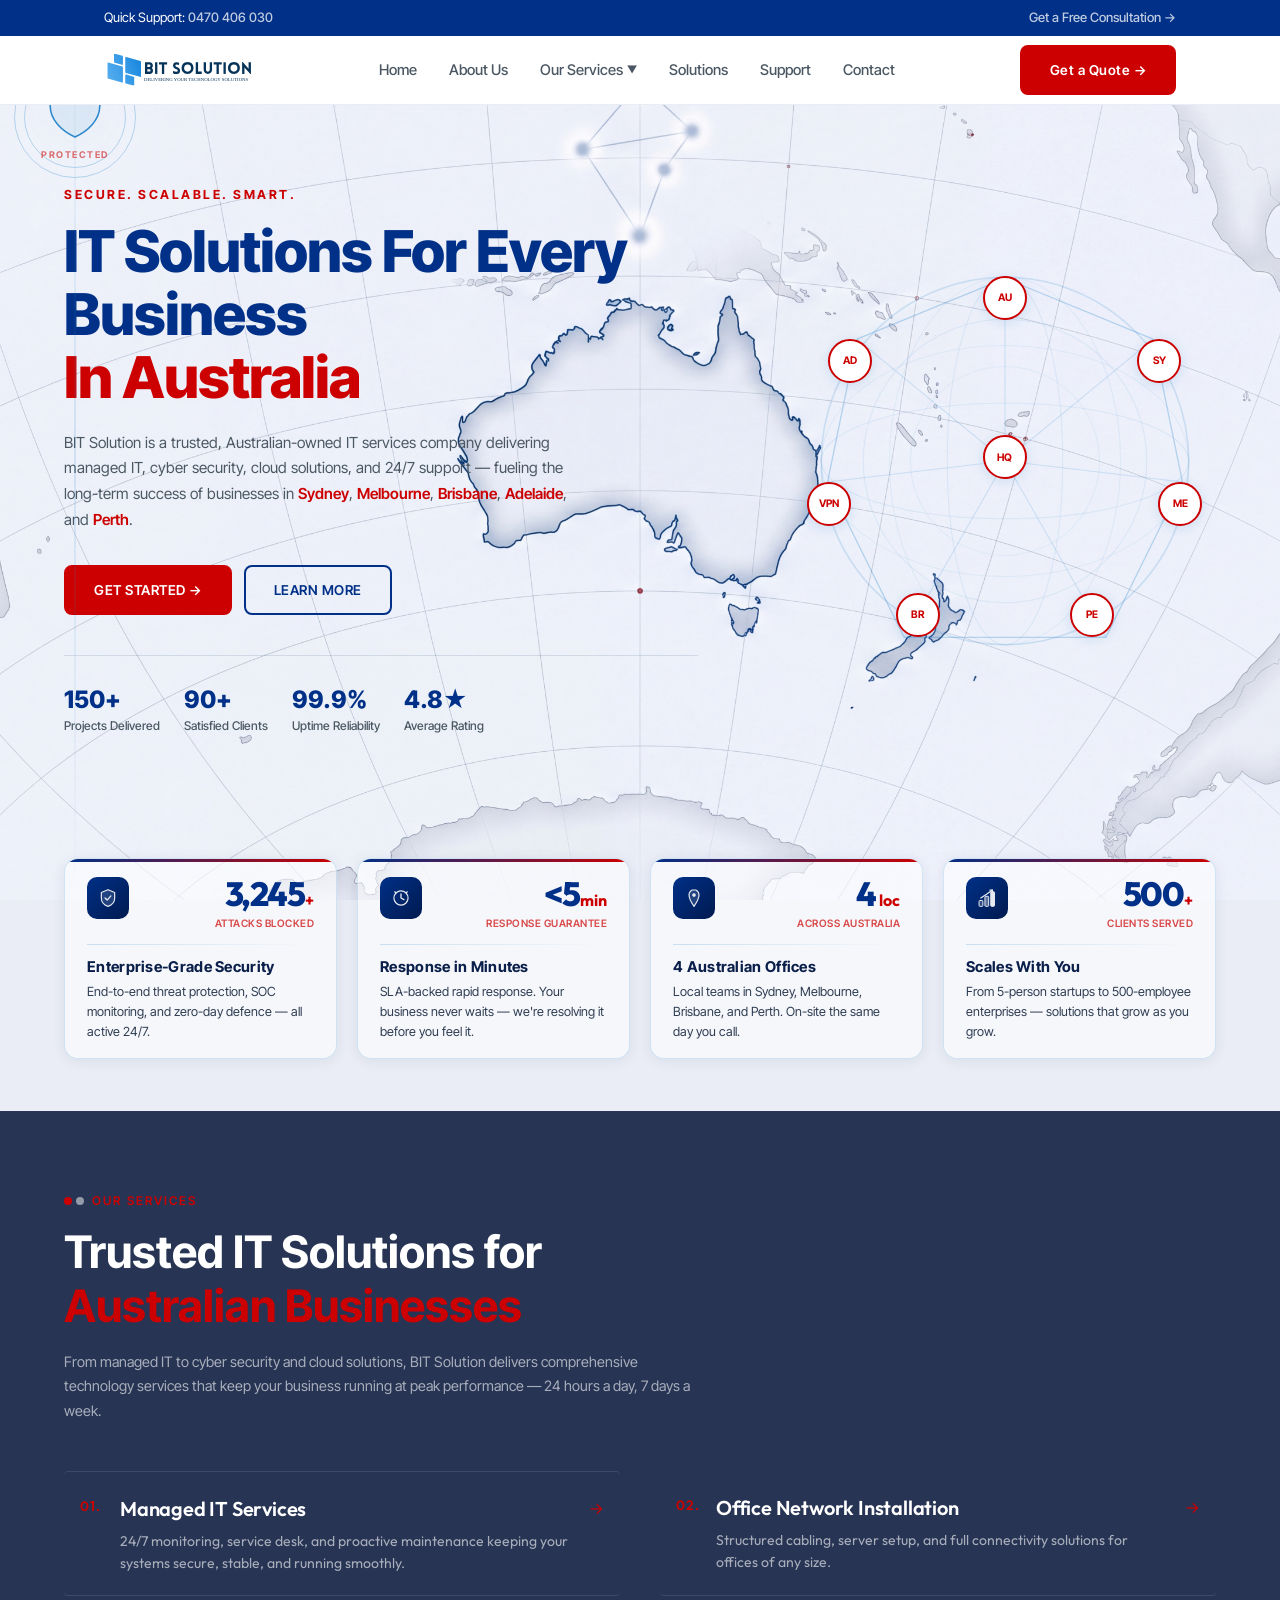
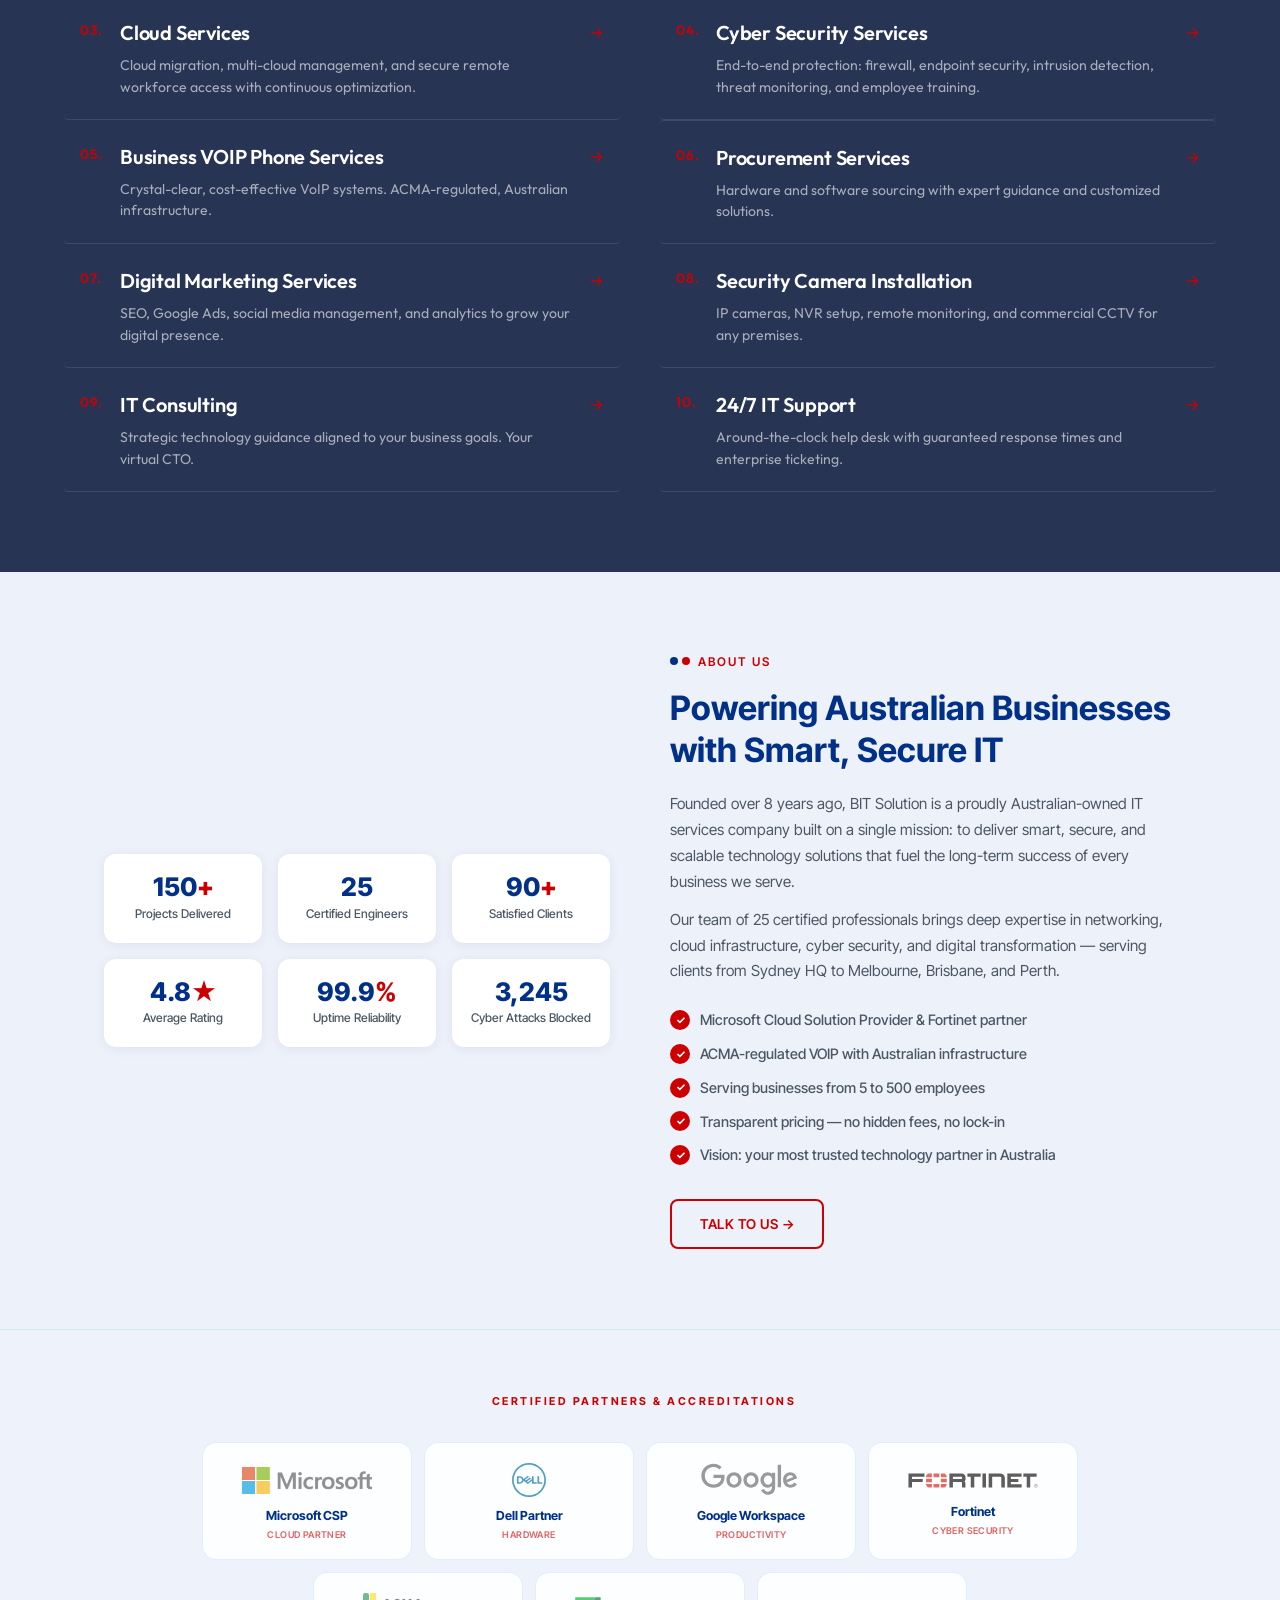
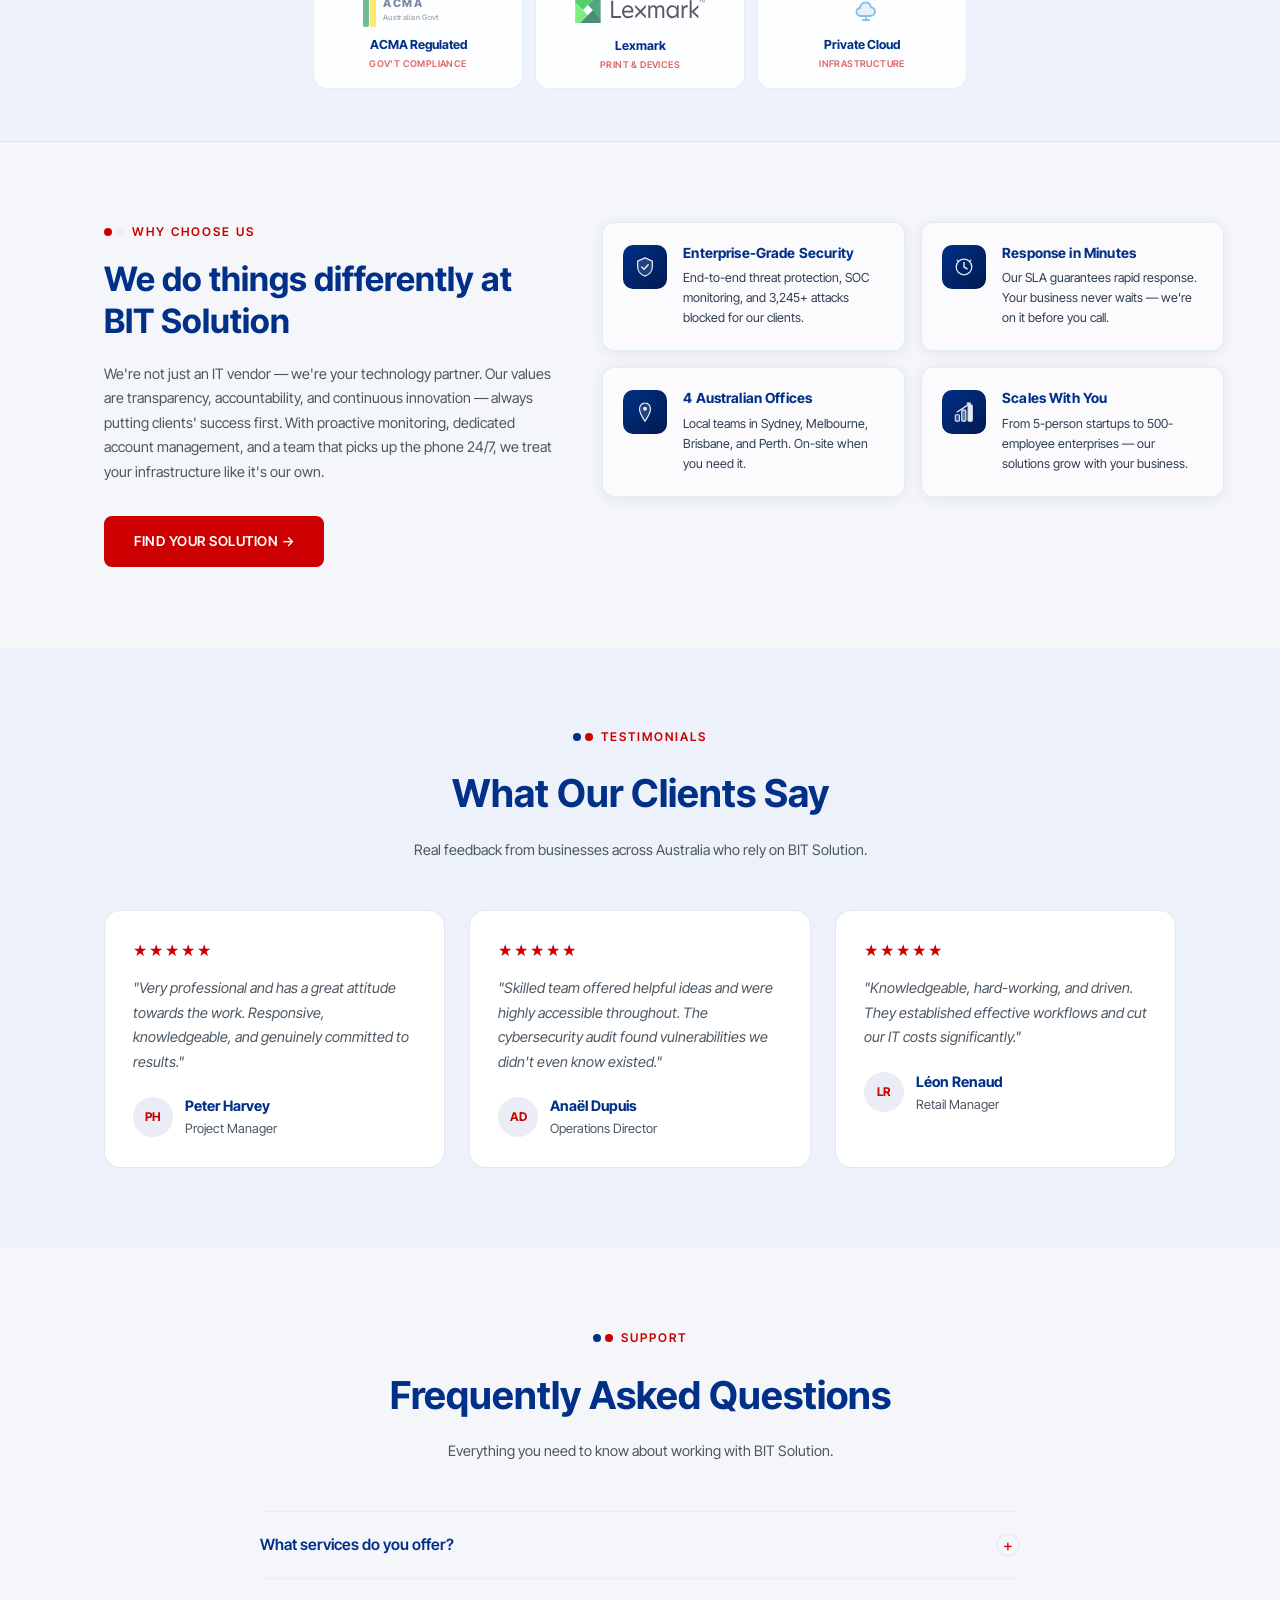
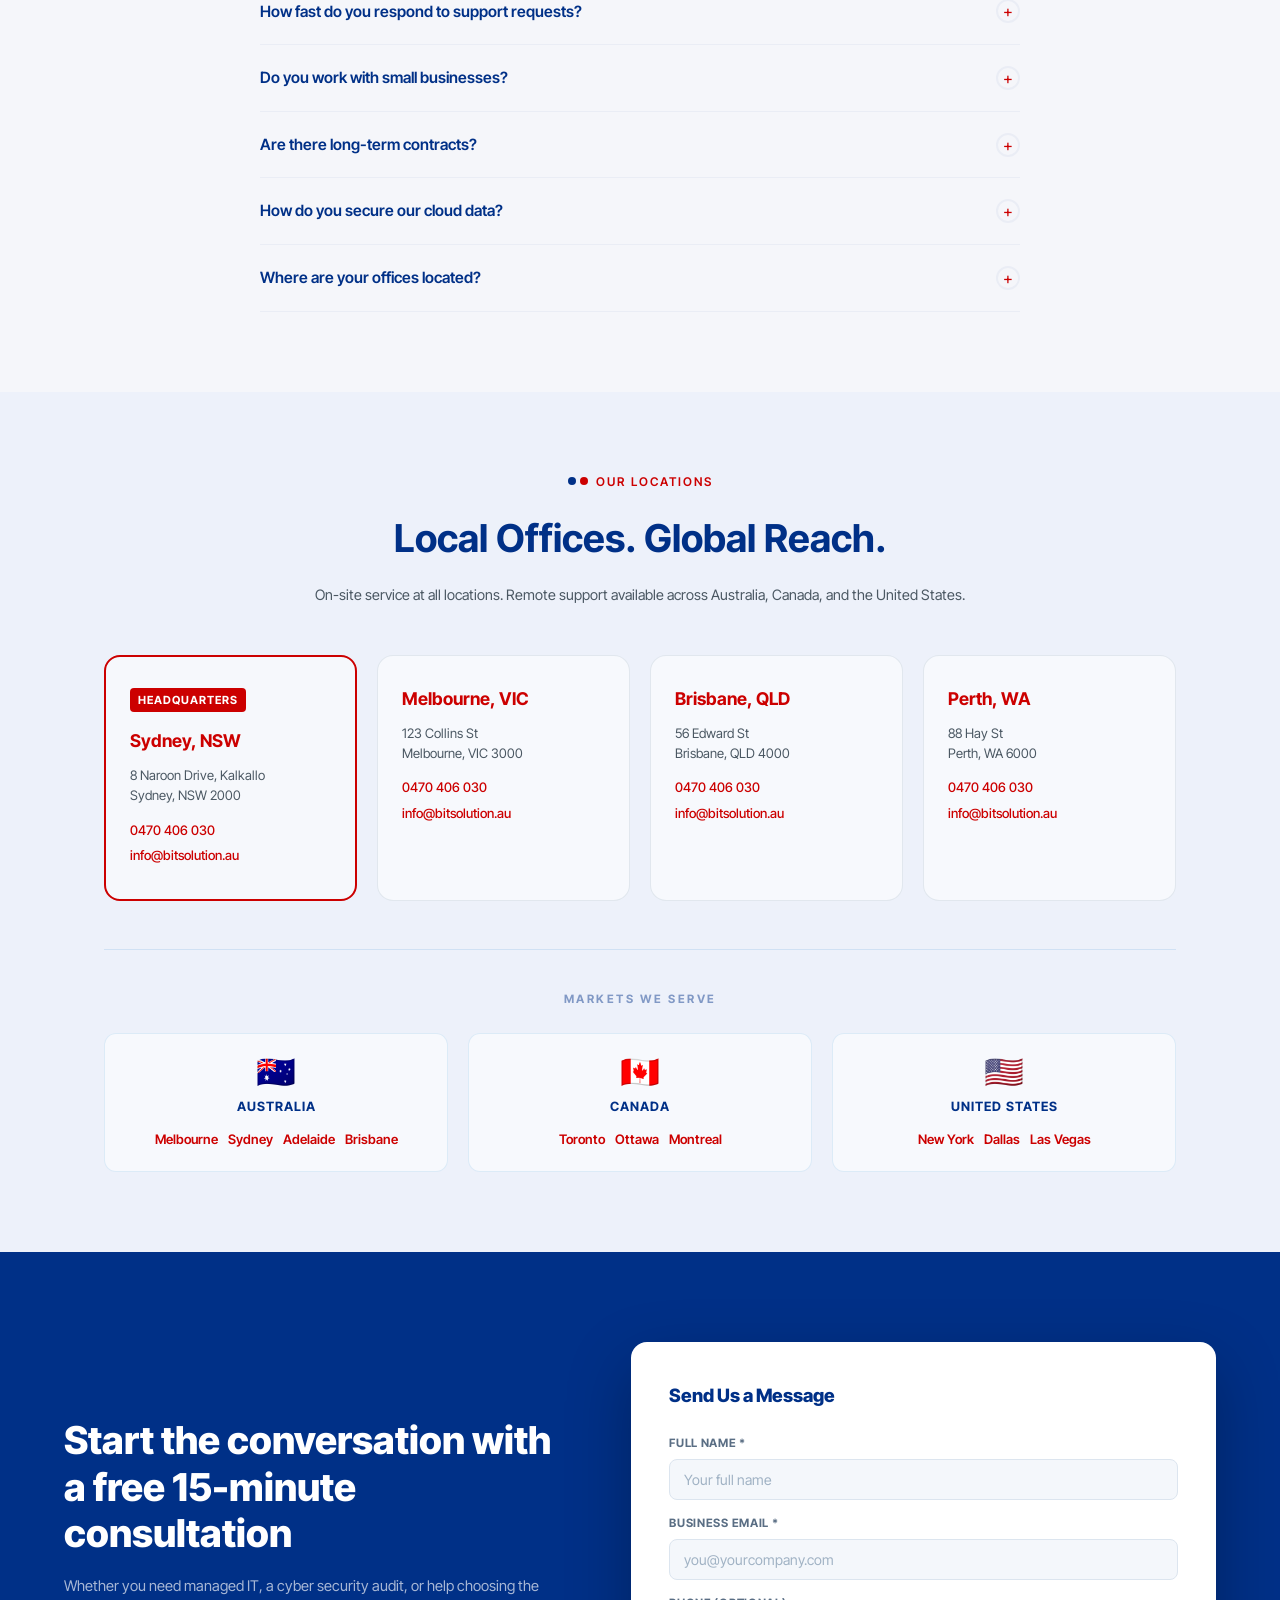
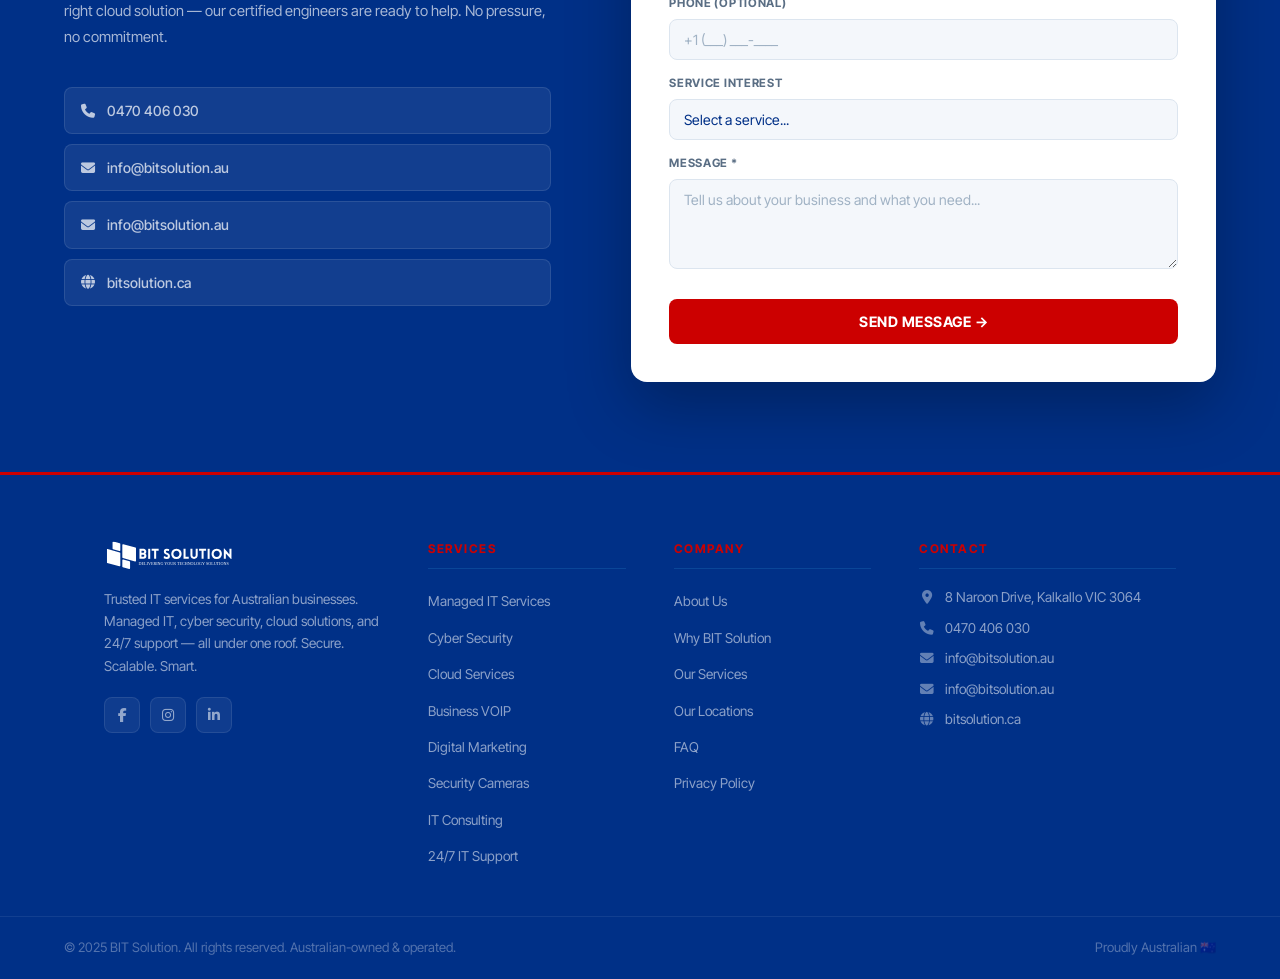
<file: index-au.html>
﻿<!DOCTYPE html>
<html lang="en">
<head>
  <meta charset="UTF-8" />
  <meta name="viewport" content="width=device-width, initial-scale=1.0" />
  <title>BIT Solution — Secure. Scalable. Smart. IT Solutions for Australia</title>
  <meta name="description" content="BIT Solution is a trusted Australian IT services company delivering managed IT, cyber security, cloud solutions, VOIP, and 24/7 support for businesses in Sydney, Melbourne, Brisbane, and Perth." />
  <link rel="preconnect" href="https://fonts.googleapis.com" />
  <link rel="preconnect" href="https://fonts.gstatic.com" crossorigin />
  <link href="https://fonts.googleapis.com/css2?family=Inter+Tight:wght@400;500;600;700;800&family=Outfit:wght@400;500;600;700;800&display=swap" rel="stylesheet" />
  <link rel="stylesheet" href="https://cdnjs.cloudflare.com/ajax/libs/font-awesome/6.5.1/css/all.min.css" />
  <style>
    /* ============================================================
       RESET & TOKENS
    ============================================================ */
    *, *::before, *::after { box-sizing: border-box; margin: 0; padding: 0; }

    :root {
      --blue:      #CC0000;
      --navy:      #003087;
      --light-bg:  #EAEDF5;
      --white:     #FFFFFF;
      --body-text: #4B5863;
      --dark-text: #575A5F;
      --heading:   #003087;
    }

    html { scroll-behavior: smooth; }

    body {
      font-family: 'Inter Tight', sans-serif;
      color: var(--body-text);
      background: var(--light-bg) url('bg-hero-au.jpg') center top / cover fixed;
      line-height: 1.65;
      overflow-x: hidden;
    }

    a { text-decoration: none; color: inherit; }
    ul { list-style: none; }
    img { display: block; max-width: 100%; }

    .container {
      max-width: 1200px;
      margin: 0 auto;
      padding: 0 5%;
    }

    /* ============================================================
       REVEAL ANIMATIONS
    ============================================================ */
    .reveal {
      opacity: 0;
      transform: translateY(20px);
      transition: opacity 0.45s ease, transform 0.45s ease;
    }
    .reveal.visible {
      opacity: 1;
      transform: translateY(0);
    }
    .reveal-delay-1 { transition-delay: 0.08s; }
    .reveal-delay-2 { transition-delay: 0.16s; }
    .reveal-delay-3 { transition-delay: 0.24s; }
    .reveal-delay-4 { transition-delay: 0.32s; }

    /* ============================================================
       SECTION LABEL (two dots + caps text)
    ============================================================ */
    .section-label {
      display: flex;
      align-items: center;
      gap: 8px;
      font-size: 0.75rem;
      font-weight: 600;
      letter-spacing: 2px;
      color: var(--blue);
      text-transform: uppercase;
      margin-bottom: 16px;
    }
    .section-label .dots {
      display: flex;
      gap: 4px;
    }
    .section-label .dot {
      width: 8px;
      height: 8px;
      border-radius: 50%;
      background: var(--blue);
    }
    .section-label .dot:first-child {
      background: var(--navy);
    }

    /* ============================================================
       BUTTONS
    ============================================================ */
    .btn-primary {
      display: inline-flex;
      align-items: center;
      gap: 6px;
      background: var(--blue);
      color: var(--white);
      font-family: 'Inter Tight', sans-serif;
      font-size: 0.85rem;
      font-weight: 600;
      letter-spacing: 0.5px;
      padding: 12px 28px;
      border-radius: 8px;
      border: 2px solid var(--blue);
      cursor: pointer;
      transition: background 0.2s, transform 0.15s;
    }
    .btn-primary:hover { background: #2278b5; border-color: #2278b5; transform: translateY(-1px); }

    .btn-outline {
      display: inline-flex;
      align-items: center;
      gap: 6px;
      background: transparent;
      color: var(--navy);
      font-family: 'Inter Tight', sans-serif;
      font-size: 0.85rem;
      font-weight: 600;
      letter-spacing: 0.5px;
      padding: 12px 28px;
      border-radius: 8px;
      border: 2px solid var(--navy);
      cursor: pointer;
      transition: background 0.2s, color 0.2s, transform 0.15s;
    }
    .btn-outline:hover { background: var(--navy); color: var(--white); transform: translateY(-1px); }

    .btn-outline-blue {
      display: inline-flex;
      align-items: center;
      gap: 6px;
      background: transparent;
      color: var(--blue);
      font-family: 'Inter Tight', sans-serif;
      font-size: 0.85rem;
      font-weight: 600;
      letter-spacing: 0.5px;
      padding: 12px 28px;
      border-radius: 8px;
      border: 2px solid var(--blue);
      cursor: pointer;
      transition: background 0.2s, color 0.2s, transform 0.15s;
    }
    .btn-outline-blue:hover { background: var(--blue); color: var(--white); transform: translateY(-1px); }

    .btn-white {
      display: inline-flex;
      align-items: center;
      gap: 6px;
      background: var(--white);
      color: var(--blue);
      font-family: 'Inter Tight', sans-serif;
      font-size: 0.85rem;
      font-weight: 600;
      letter-spacing: 0.5px;
      padding: 12px 28px;
      border-radius: 8px;
      border: 2px solid var(--white);
      cursor: pointer;
      transition: background 0.2s, color 0.2s, transform 0.15s;
    }
    .btn-white:hover { background: transparent; color: var(--white); transform: translateY(-1px); }

    .btn-white-outline {
      display: inline-flex;
      align-items: center;
      gap: 6px;
      background: transparent;
      color: var(--white);
      font-family: 'Inter Tight', sans-serif;
      font-size: 0.85rem;
      font-weight: 600;
      letter-spacing: 0.5px;
      padding: 12px 28px;
      border-radius: 8px;
      border: 2px solid rgba(255,255,255,0.7);
      cursor: pointer;
      transition: background 0.2s, border-color 0.2s, transform 0.15s;
    }
    .btn-white-outline:hover { border-color: var(--white); background: rgba(255,255,255,0.1); transform: translateY(-1px); }

    /* ============================================================
       1. TOP UTILITY BAR
    ============================================================ */
    .utility-bar {
      background: var(--navy);
      color: var(--white);
      font-size: 13px;
      font-weight: 400;
      height: 36px;
      display: flex;
      align-items: center;
    }
    .utility-bar .container {
      display: flex;
      justify-content: space-between;
      align-items: center;
      width: 100%;
    }
    .utility-bar a {
      color: rgba(255,255,255,0.75);
      font-weight: 500;
      transition: color 0.15s;
    }
    .utility-bar a:hover { color: var(--white); }

    /* ============================================================
       2. NAVIGATION
    ============================================================ */
    .nav {
      background: var(--white);
      border-bottom: 1px solid var(--light-bg);
      position: sticky;
      top: 0;
      z-index: 100;
      transition: box-shadow 0.25s;
    }
    .nav.scrolled {
      box-shadow: 0 2px 16px rgba(14,43,92,0.10);
    }
    .nav .container {
      display: flex;
      align-items: center;
      justify-content: space-between;
      height: 68px;
    }

    /* Logo */
    .nav-logo {
      display: flex;
      align-items: center;
      gap: 10px;
      text-decoration: none;
    }

    /* Nav links */
    .nav-links {
      display: flex;
      align-items: center;
      gap: 32px;
    }
    .nav-links > a,
    .nav-links > .nav-dropdown-wrap > a {
      font-size: 0.92rem;
      font-weight: 500;
      color: var(--body-text);
      transition: color 0.15s;
      position: relative;
    }
    .nav-links > a::after,
    .nav-links > .nav-dropdown-wrap > a::after {
      content: '';
      position: absolute;
      bottom: -4px;
      left: 0;
      width: 0;
      height: 2px;
      background: var(--blue);
      transition: width 0.2s;
    }
    .nav-links > a:hover,
    .nav-links > .nav-dropdown-wrap > a:hover { color: var(--blue); }
    .nav-links > a:hover::after,
    .nav-links > .nav-dropdown-wrap > a:hover::after { width: 100%; }
    .nav-links > a.active,
    .nav-links > .nav-dropdown-wrap > a.active { color: var(--blue); }
    .nav-links > a.active::after,
    .nav-links > .nav-dropdown-wrap > a.active::after { width: 100%; }

    /* Services dropdown */
    .nav-dropdown-wrap {
      position: relative;
    }
    .nav-dropdown-wrap > a {
      display: flex;
      align-items: center;
      gap: 4px;
      cursor: pointer;
    }
    .nav-dropdown-wrap > a .chevron {
      font-size: 0.65rem;
      transition: transform 0.2s;
      line-height: 1;
    }
    .nav-dropdown-wrap:hover > a .chevron { transform: rotate(180deg); }

    .nav-dropdown {
      position: absolute;
      top: calc(100% + 14px);
      left: 50%;
      transform: translateX(-50%);
      background: var(--white);
      border: 1px solid var(--light-bg);
      border-radius: 8px;
      box-shadow: 0 8px 32px rgba(14,43,92,0.13);
      min-width: 240px;
      padding: 8px 0;
      opacity: 0;
      pointer-events: none;
      transition: opacity 0.18s, transform 0.18s;
      transform: translateX(-50%) translateY(-6px);
    }
    .nav-dropdown-wrap:hover .nav-dropdown {
      opacity: 1;
      pointer-events: auto;
      transform: translateX(-50%) translateY(0);
    }
    .nav-dropdown a {
      display: block;
      padding: 9px 20px;
      font-size: 0.875rem;
      font-weight: 500;
      color: var(--navy);
      transition: background 0.15s, color 0.15s;
    }
    .nav-dropdown a:hover {
      background: var(--light-bg);
      color: var(--blue);
    }

    /* Hamburger */
    .nav-hamburger {
      display: none;
      flex-direction: column;
      gap: 5px;
      cursor: pointer;
      padding: 4px;
      background: none;
      border: none;
    }
    .nav-hamburger span {
      display: block;
      width: 24px;
      height: 2px;
      background: var(--navy);
      border-radius: 2px;
      transition: all 0.25s;
    }
    .nav-hamburger.open span:nth-child(1) { transform: translateY(7px) rotate(45deg); }
    .nav-hamburger.open span:nth-child(2) { opacity: 0; }
    .nav-hamburger.open span:nth-child(3) { transform: translateY(-7px) rotate(-45deg); }

    /* Mobile menu */
    .nav-mobile {
      display: none;
      background: var(--white);
      border-bottom: 1px solid var(--light-bg);
      padding: 20px 5%;
    }
    .nav-mobile.open { display: flex; flex-direction: column; gap: 16px; }
    .nav-mobile a {
      font-size: 0.95rem;
      font-weight: 500;
      color: var(--body-text);
      padding: 8px 0;
      border-bottom: 1px solid var(--light-bg);
      transition: color 0.15s;
    }
    .nav-mobile a:hover { color: var(--blue); }
    .nav-mobile .btn-primary { width: fit-content; border-bottom: none; }
    .nav-mobile .mobile-services-label {
      font-size: 0.75rem;
      font-weight: 700;
      color: var(--blue);
      text-transform: uppercase;
      letter-spacing: 1.5px;
      padding: 4px 0 2px;
      border-bottom: none;
    }
    .nav-mobile .mobile-service-link {
      padding-left: 12px;
      font-size: 0.88rem;
      color: var(--body-text);
    }

    /* ============================================================
       3. HERO
    ============================================================ */
    .hero {
      background: transparent;
      padding: 80px 5% 70px;
      overflow: hidden;
    }
    .hero .container {
      display: grid;
      grid-template-columns: 55% 45%;
      align-items: center;
      gap: 48px;
      max-width: 1400px;
      padding: 0;
    }

    .hero-content {}

    .hero-eyebrow {
      font-size: 0.78rem;
      font-weight: 700;
      letter-spacing: 2.5px;
      color: var(--blue);
      text-transform: uppercase;
      margin-bottom: 14px;
    }

    .hero-h1 {
      font-size: clamp(2.4rem, 4.5vw, 3.8rem);
      font-weight: 800;
      color: var(--navy);
      line-height: 1.1;
      letter-spacing: -1px;
      margin-bottom: 20px;
    }
    .hero-h1 .accent { color: var(--blue); display: block; }

    .hero-body {
      font-size: 0.95rem;
      color: var(--body-text);
      max-width: 520px;
      margin-bottom: 32px;
      line-height: 1.7;
    }

    .hero-cta {
      display: flex;
      flex-wrap: wrap;
      gap: 12px;
    }

    /* Stats strip below hero CTA */
    .hero-stats {
      display: flex;
      flex-wrap: wrap;
      gap: 24px;
      margin-top: 40px;
      padding-top: 32px;
      border-top: 1px solid rgba(14,43,92,0.12);
    }
    .hero-stat-item {}
    .hero-stat-num {
      font-size: 1.5rem;
      font-weight: 800;
      color: var(--navy);
      line-height: 1;
    }
    .hero-stat-label {
      font-size: 0.75rem;
      font-weight: 500;
      color: var(--body-text);
      margin-top: 4px;
    }

    /* -------- Globe Visual -------- */
    .hero-globe {
      position: relative;
      display: flex;
      align-items: center;
      justify-content: center;
      width: 100%;
      aspect-ratio: 1;
      max-width: 420px;
      margin: 0 auto;
    }

    .globe-svg {
      position: absolute;
      inset: 0;
      width: 100%;
      height: 100%;
    }

    /* Network node circles */
    .globe-node {
      position: absolute;
      width: 44px;
      height: 44px;
      border-radius: 50%;
      background: var(--white);
      border: 2px solid var(--blue);
      display: flex;
      align-items: center;
      justify-content: center;
      font-size: 0.65rem;
      font-weight: 700;
      color: var(--blue);
      z-index: 2;
      box-shadow: 0 2px 12px rgba(43,136,204,0.18);
    }

    /* No pulse — nodes are static */

    /* Globe tooltip */
    .globe-tooltip {
      position: absolute;
      background: rgba(14,43,92,0.93);
      color: #e8f2ff;
      border-radius: 10px;
      padding: 10px 14px;
      font-size: 0.78rem;
      font-family: 'Inter Tight', sans-serif;
      pointer-events: none;
      opacity: 0;
      transition: opacity 0.18s ease, transform 0.18s ease;
      z-index: 20;
      white-space: nowrap;
      box-shadow: 0 4px 20px rgba(43,136,204,0.3);
      border: 1px solid rgba(43,136,204,0.35);
    }
    .globe-tooltip.visible { opacity: 1; }
    .globe-tooltip strong {
      display: block;
      font-size: 0.82rem;
      font-weight: 700;
      color: #5BBDFF;
      margin-bottom: 3px;
    }
    .globe-tooltip .pin-hint {
      font-size: 0.68rem;
      opacity: 0.5;
      margin-top: 4px;
    }

    /* Node hover / pinned */
    .globe-node.hovered,
    .globe-node.pinned {
      background: var(--blue) !important;
      color: #fff !important;
      outline: 3px solid rgba(91,189,255,0.55);
      outline-offset: 3px;
      box-shadow: 0 0 22px rgba(43,136,204,0.6), 0 4px 16px rgba(43,136,204,0.4) !important;
      animation: none !important;
      z-index: 5;
    }

    /* Active line glow */
    .globe-line.active-line {
      stroke-opacity: 0.85 !important;
      stroke-width: 2.2 !important;
    }
    .globe-line.dim-line {
      stroke-opacity: 0.05 !important;
    }

    /* Node positions */
    .globe-node[data-i="0"]  { top: 6%;  left: 50%; transform: translateX(-50%); }
    .globe-node[data-i="1"]  { top: 21%; right: 8%; }
    .globe-node[data-i="2"]  { top: 55%; right: 3%; }
    .globe-node[data-i="3"]  { bottom: 8%; right: 24%; }
    .globe-node[data-i="4"]  { bottom: 8%; left: 24%; }
    .globe-node[data-i="5"]  { top: 55%; left: 3%; }
    .globe-node[data-i="6"]  { top: 21%; left: 8%; }
    .globe-node[data-i="7"]  { top: 44%; left: 50%; transform: translateX(-50%); }

    /* ============================================================
       4. FEATURE CARDS STRIP
    ============================================================ */
    .features {
      background: transparent;
      padding: 52px 5%;
    }
    .features .container {
      display: grid;
      grid-template-columns: repeat(4, 1fr);
      gap: 20px;
      max-width: 1400px;
      padding: 0;
    }

    .feature-card {
      background: rgba(255,255,255,0.55);
      border: 1px solid rgba(43,136,204,0.18);
      border-radius: 14px;
      padding: 18px 22px 16px;
      transition: border-color 0.25s ease, box-shadow 0.25s ease, transform 0.25s ease;
      cursor: default;
      display: flex;
      flex-direction: column;
      position: relative;
      overflow: hidden;
      box-shadow: 0 2px 14px rgba(14,43,92,0.08);
    }
    .feature-card::before {
      content: '';
      position: absolute;
      top: 0; left: 0; right: 0;
      height: 3px;
      background: linear-gradient(90deg, var(--navy), var(--blue));
      border-radius: 16px 16px 0 0;
    }
    .feature-card:hover {
      border-color: rgba(43,136,204,0.38);
      box-shadow: 0 8px 32px rgba(14,43,92,0.14);
      transform: translateY(-4px);
    }

    /* Icon + metric row */
    .fc-top {
      display: flex;
      align-items: flex-start;
      justify-content: space-between;
      gap: 12px;
      margin-bottom: 12px;
    }
    .fc-icon {
      width: 42px;
      height: 42px;
      border-radius: 10px;
      background: linear-gradient(135deg, var(--navy) 0%, #001a50 100%);
      display: flex;
      align-items: center;
      justify-content: center;
      flex-shrink: 0;
      transition: opacity 0.25s ease;
    }
    .feature-card:hover .fc-icon { opacity: 0.85; }
    .fc-icon svg { width: 20px; height: 20px; filter: brightness(0) invert(1); opacity: 0.9; }

    .fc-metric { text-align: right; }
    .fc-num {
      font-family: 'Outfit', sans-serif;
      font-size: 2.1rem;
      font-weight: 800;
      color: var(--navy);
      line-height: 1;
      letter-spacing: -1.5px;
    }
    .fc-unit {
      font-size: 1rem;
      font-weight: 700;
      color: var(--blue);
      letter-spacing: 0;
      margin-left: 1px;
    }
    .fc-tag {
      font-size: 0.64rem;
      font-weight: 600;
      color: var(--blue);
      letter-spacing: 0.5px;
      opacity: 0.7;
      margin-top: 4px;
      text-transform: uppercase;
    }

    .fc-divider {
      height: 1px;
      background: linear-gradient(to right, rgba(43,136,204,0.22), transparent);
      margin-bottom: 12px;
    }

    .feature-card h4 {
      font-size: 0.93rem;
      font-weight: 700;
      color: #0a1f4a;
      margin-bottom: 5px;
      letter-spacing: 0.3px;
      line-height: 1.35;
    }
    .feature-card p {
      font-size: 0.79rem;
      color: #2e3d52;
      line-height: 1.58;
      flex: 1;
    }

    /* ============================================================
       5. SERVICES SECTION
    ============================================================ */
    .services {
      background: rgba(13,27,62,0.88);
      padding: 80px 5%;
    }
    .services-inner {
      max-width: 1200px;
      margin: 0 auto;
    }

    .services-header {
      margin-bottom: 48px;
    }
    .services-header .section-label .dot { background: rgba(255,255,255,0.5); }
    .services-header .section-label .dot:first-child { background: var(--blue); }
    .services-header .section-label { color: var(--blue); }

    .services-h2 {
      font-size: clamp(1.8rem, 3.5vw, 2.8rem);
      font-weight: 700;
      color: var(--white);
      line-height: 1.2;
      margin-bottom: 16px;
    }
    .services-h2 .accent { color: var(--blue); display: block; }

    .services-body {
      font-size: 0.9rem;
      color: rgba(255,255,255,0.6);
      max-width: 640px;
      line-height: 1.7;
    }

    .services-list {
      display: grid;
      grid-template-columns: 1fr 1fr;
      gap: 0 40px;
    }

    .service-row {
      display: flex;
      align-items: flex-start;
      padding: 20px 16px;
      border-bottom: 1px solid rgba(255,255,255,0.1);
      border-radius: 4px;
      transition: background 0.15s;
      cursor: default;
    }
    .service-row:first-child,
    .service-row:nth-child(6) { border-top: 1px solid rgba(255,255,255,0.1); }
    .service-row:hover { background: rgba(43,136,204,0.08); }
    .service-row:hover .service-num,
    .service-row:hover .service-arrow { color: #5AAFDF; }

    .service-num {
      font-size: 0.85rem;
      font-weight: 600;
      color: var(--blue);
      font-family: 'Outfit', sans-serif;
      letter-spacing: 1px;
      width: 40px;
      flex-shrink: 0;
      padding-top: 3px;
      transition: color 0.15s;
    }
    .service-info {
      flex: 1;
    }
    .service-name {
      font-size: 1.25rem;
      font-weight: 600;
      font-family: 'Outfit', sans-serif;
      color: var(--white);
      margin-bottom: 6px;
      letter-spacing: -0.2px;
    }
    .service-desc {
      font-size: 0.88rem;
      font-family: 'Outfit', sans-serif;
      color: rgba(255,255,255,0.6);
      line-height: 1.55;
    }
    .service-arrow {
      color: var(--blue);
      font-size: 1rem;
      transition: color 0.15s, transform 0.15s;
      padding-top: 3px;
      flex-shrink: 0;
      margin-left: 16px;
    }
    .service-row:hover .service-arrow { transform: translateX(4px); }

    /* ============================================================
       6. ABOUT SECTION
    ============================================================ */
    .about {
      background: rgba(240,246,255,0.55);
      padding: 80px 0;
    }
    .about .container {
      display: grid;
      grid-template-columns: 1fr 1fr;
      gap: 60px;
      align-items: center;
    }

    /* Stats grid inside about */
    .about-stats-grid {
      display: grid;
      grid-template-columns: repeat(3, 1fr);
      gap: 16px;
      margin-bottom: 0;
    }
    .about-stat-card {
      background: var(--white);
      border-radius: 12px;
      padding: 20px 16px;
      text-align: center;
      box-shadow: 0 2px 12px rgba(14,43,92,0.07);
    }
    .about-stat-num {
      font-size: 1.6rem;
      font-weight: 800;
      color: var(--navy);
      line-height: 1;
      margin-bottom: 6px;
    }
    .about-stat-num span {
      color: var(--blue);
    }
    .about-stat-label {
      font-size: 0.75rem;
      font-weight: 500;
      color: var(--body-text);
      line-height: 1.4;
    }

    .about-content {}

    .about-h2 {
      font-size: clamp(1.5rem, 2.8vw, 2.1rem);
      font-weight: 700;
      color: var(--navy);
      line-height: 1.25;
      margin-bottom: 20px;
    }
    .about-body {
      font-size: 0.95rem;
      color: var(--body-text);
      line-height: 1.7;
      margin-bottom: 12px;
    }

    .about-checklist {
      margin: 24px 0 32px;
      display: flex;
      flex-direction: column;
      gap: 10px;
    }
    .about-check {
      display: flex;
      align-items: center;
      gap: 10px;
      font-size: 0.9rem;
      color: var(--body-text);
      font-weight: 500;
    }
    .about-check::before {
      content: '✓';
      width: 20px;
      height: 20px;
      background: var(--blue);
      color: var(--white);
      border-radius: 50%;
      display: flex;
      align-items: center;
      justify-content: center;
      font-size: 0.7rem;
      font-weight: 700;
      flex-shrink: 0;
    }

    /* ============================================================
       7. PARTNER LOGOS STRIP
    ============================================================ */
    .partners {
      background: rgba(240,246,255,0.68);
      padding: 52px 5%;
      border-top: 1.5px solid rgba(43,136,204,0.13);
      border-bottom: 1.5px solid rgba(43,136,204,0.13);
    }
    .partners-header {
      text-align: center;
      margin-bottom: 32px;
    }
    .partners-label {
      display: inline-flex;
      align-items: center;
      gap: 8px;
      font-size: 0.68rem;
      font-weight: 700;
      letter-spacing: 2.5px;
      color: var(--blue);
      text-transform: uppercase;
    }
    .partners-inner {
      max-width: 920px;
      margin: 0 auto;
      display: flex;
      flex-direction: column;
      gap: 12px;
    }
    .pb-row {
      display: flex;
      justify-content: center;
      gap: 12px;
    }
    .pb-row .partner-badge {
      flex: 1;
      max-width: 210px;
    }
    .partner-badge {
      display: flex;
      flex-direction: column;
      align-items: center;
      justify-content: center;
      gap: 0;
      background: rgba(255,255,255,0.85);
      border: 1px solid rgba(43,136,204,0.13);
      border-radius: 14px;
      padding: 20px 22px 16px;
      cursor: default;
      transition: border-color 0.22s ease, box-shadow 0.22s ease, transform 0.22s ease;
      min-width: 130px;
      text-align: center;
    }
    .partner-badge:hover {
      border-color: rgba(43,136,204,0.42);
      box-shadow: 0 6px 22px rgba(43,136,204,0.11);
      transform: translateY(-3px);
    }
    .pb-logo {
      height: 34px;
      max-width: 130px;
      width: auto;
      object-fit: contain;
      margin-bottom: 12px;
      opacity: 0.72;
      filter: grayscale(0.15);
      transition: opacity 0.22s ease, filter 0.22s ease;
    }
    .partner-badge:hover .pb-logo {
      opacity: 1;
      filter: grayscale(0) saturate(1.05);
    }
    .pb-logo-text {
      height: 32px;
      display: flex;
      align-items: center;
      justify-content: center;
      margin-bottom: 12px;
    }
    .pb-logo-text svg { height: 28px; width: auto; opacity: 0.55; transition: opacity 0.22s ease; }
    .partner-badge:hover .pb-logo-text svg { opacity: 1; }
    .pb-name {
      font-size: 0.78rem;
      font-weight: 700;
      color: var(--navy);
      white-space: nowrap;
      line-height: 1.2;
      margin-bottom: 3px;
    }
    .pb-cat {
      font-size: 0.58rem;
      font-weight: 600;
      color: var(--blue);
      opacity: 0.6;
      letter-spacing: 0.4px;
      text-transform: uppercase;
    }

    /* ============================================================
       8. WHY CHOOSE US
    ============================================================ */
    .why {
      background: rgba(255,255,255,0.55);
      padding: 80px 0;
    }
    .why .container {
      display: grid;
      grid-template-columns: 42% 58%;
      gap: 48px;
      align-items: start;
    }

    .why-content {}
    .why-h2 {
      font-size: clamp(1.5rem, 2.8vw, 2.1rem);
      font-weight: 700;
      color: var(--navy);
      line-height: 1.25;
      margin-bottom: 20px;
    }
    .why-body {
      font-size: 0.9rem;
      color: var(--body-text);
      line-height: 1.7;
      margin-bottom: 32px;
    }
    .why .section-label { color: var(--blue); }
    .why .section-label .dot { background: var(--light-bg); }
    .why .section-label .dot:first-child { background: var(--blue); }

    /* Why cards grid */
    .why-cards {
      display: grid;
      grid-template-columns: 1fr 1fr;
      gap: 16px;
    }
    .why-card {
      background: rgba(255,255,255,0.55);
      border-radius: 12px;
      padding: 22px 20px;
      border: 1px solid rgba(43,136,204,0.13);
      box-shadow: 0 2px 14px rgba(14,43,92,0.08);
      display: flex;
      flex-direction: row;
      align-items: flex-start;
      gap: 16px;
      transition: box-shadow 0.22s ease, transform 0.22s ease;
    }
    .why-card:hover {
      box-shadow: 0 6px 24px rgba(14,43,92,0.14);
      transform: translateY(-2px);
    }
    .why-card-icon {
      width: 44px;
      height: 44px;
      border-radius: 10px;
      background: linear-gradient(135deg, var(--navy) 0%, #001a50 100%);
      display: flex;
      align-items: center;
      justify-content: center;
      flex-shrink: 0;
    }
    .why-card-icon svg {
      width: 22px;
      height: 22px;
      filter: brightness(0) invert(1);
      opacity: 0.9;
    }
    .why-card-text {}
    .why-card h4 {
      font-size: 0.87rem;
      font-weight: 700;
      color: var(--navy);
      margin-bottom: 6px;
      letter-spacing: 0.15px;
      line-height: 1.25;
    }
    .why-card p {
      font-size: 0.78rem;
      color: #2e3d52;
      line-height: 1.6;
    }

    /* ============================================================
       9. TESTIMONIALS
    ============================================================ */
    .testimonials {
      background: rgba(240,246,255,0.55);
      padding: 80px 0;
    }
    .testimonials-header {
      text-align: center;
      margin-bottom: 48px;
    }
    .testimonials-header .section-label {
      justify-content: center;
    }
    .testimonials-h2 {
      font-size: clamp(1.6rem, 3vw, 2.4rem);
      font-weight: 700;
      color: var(--navy);
      margin-bottom: 12px;
    }
    .testimonials-sub {
      font-size: 0.9rem;
      color: var(--body-text);
    }

    .testimonials-grid {
      display: grid;
      grid-template-columns: repeat(3, 1fr);
      gap: 24px;
    }

    .testimonial-card {
      background: var(--white);
      border: 1px solid rgba(219,227,234,0.8);
      border-radius: 16px;
      padding: 28px;
      transition: box-shadow 0.2s, transform 0.2s;
    }
    .testimonial-card:hover {
      box-shadow: 0 8px 32px rgba(14,43,92,0.10);
      transform: translateY(-3px);
    }

    .testimonial-stars {
      color: var(--blue);
      font-size: 0.9rem;
      letter-spacing: 2px;
      margin-bottom: 14px;
    }
    .testimonial-quote {
      font-size: 0.9rem;
      color: var(--body-text);
      font-style: italic;
      line-height: 1.7;
      margin-bottom: 20px;
    }
    .testimonial-author {
      display: flex;
      align-items: center;
      gap: 12px;
    }
    .testimonial-avatar {
      width: 40px;
      height: 40px;
      border-radius: 50%;
      background: var(--light-bg);
      color: var(--blue);
      font-size: 0.75rem;
      font-weight: 700;
      display: flex;
      align-items: center;
      justify-content: center;
      flex-shrink: 0;
    }
    .testimonial-name {
      font-size: 0.9rem;
      font-weight: 700;
      color: var(--navy);
    }
    .testimonial-role {
      font-size: 0.8rem;
      color: var(--body-text);
    }

    /* ============================================================
       10. FAQ SECTION
    ============================================================ */
    .faq {
      background: rgba(255,255,255,0.55);
      padding: 80px 0;
    }
    .faq-header {
      text-align: center;
      margin-bottom: 48px;
    }
    .faq-header .section-label {
      justify-content: center;
    }
    .faq-h2 {
      font-size: clamp(1.6rem, 3vw, 2.4rem);
      font-weight: 700;
      color: var(--navy);
      margin-bottom: 12px;
    }
    .faq-sub {
      font-size: 0.9rem;
      color: var(--body-text);
    }

    .faq-list {
      max-width: 760px;
      margin: 0 auto;
    }
    .faq-item {
      border-bottom: 1px solid var(--light-bg);
    }
    .faq-item:first-child {
      border-top: 1px solid var(--light-bg);
    }
    .faq-question {
      display: flex;
      justify-content: space-between;
      align-items: center;
      gap: 16px;
      padding: 20px 0;
      cursor: pointer;
      font-size: 0.97rem;
      font-weight: 600;
      color: var(--navy);
      user-select: none;
      transition: color 0.15s;
    }
    .faq-question:hover { color: var(--blue); }
    .faq-icon {
      width: 24px;
      height: 24px;
      border-radius: 50%;
      border: 2px solid var(--light-bg);
      display: flex;
      align-items: center;
      justify-content: center;
      font-size: 1rem;
      color: var(--blue);
      flex-shrink: 0;
      transition: transform 0.25s, border-color 0.2s;
      font-weight: 400;
      line-height: 1;
    }
    .faq-item.open .faq-icon {
      transform: rotate(45deg);
      border-color: var(--blue);
    }
    .faq-answer {
      max-height: 0;
      overflow: hidden;
      transition: max-height 0.35s ease;
    }
    .faq-answer-inner {
      padding: 0 0 20px;
      font-size: 0.9rem;
      color: var(--body-text);
      line-height: 1.75;
    }

    /* ============================================================
       11. OFFICES SECTION
    ============================================================ */
    .offices {
      background: rgba(240,246,255,0.55);
      padding: 80px 0;
    }
    .offices-header {
      text-align: center;
      margin-bottom: 48px;
    }
    .offices-header .section-label {
      justify-content: center;
    }
    .offices-h2 {
      font-size: clamp(1.6rem, 3vw, 2.4rem);
      font-weight: 700;
      color: var(--navy);
      margin-bottom: 12px;
    }
    .offices-sub {
      font-size: 0.9rem;
      color: var(--body-text);
    }

    .offices-grid {
      display: grid;
      grid-template-columns: repeat(4, 1fr);
      gap: 20px;
    }

    /* Global markets strip */
    .global-markets {
      margin-top: 48px;
      padding-top: 40px;
      border-top: 1px solid rgba(43,136,204,0.15);
    }
    .global-markets-title {
      text-align: center;
      font-size: 0.72rem;
      font-weight: 700;
      color: var(--navy);
      opacity: 0.45;
      text-transform: uppercase;
      letter-spacing: 2.5px;
      margin-bottom: 24px;
    }
    .global-markets-grid {
      display: grid;
      grid-template-columns: repeat(3, 1fr);
      gap: 20px;
    }
    .market-country {
      text-align: center;
      padding: 22px 16px 20px;
      background: rgba(255,255,255,0.55);
      border-radius: 12px;
      border: 1px solid rgba(43,136,204,0.13);
    }
    .market-flag { font-size: 2rem; margin-bottom: 8px; line-height: 1; }
    .market-name {
      font-size: 0.8rem;
      font-weight: 700;
      color: var(--navy);
      text-transform: uppercase;
      letter-spacing: 1px;
      margin-bottom: 12px;
    }
    .market-cities {
      display: flex;
      flex-wrap: wrap;
      justify-content: center;
      gap: 6px 10px;
    }
    .market-cities span {
      font-size: 0.82rem;
      color: var(--blue);
      font-weight: 600;
    }
    .office-card {
      background: rgba(255,255,255,0.55);
      border-radius: 16px;
      padding: 28px 24px;
      border: 1px solid rgba(219,227,234,0.8);
      transition: box-shadow 0.2s, transform 0.2s;
    }
    .office-card:hover {
      box-shadow: 0 8px 28px rgba(14,43,92,0.10);
      transform: translateY(-3px);
    }
    .office-card.primary {
      border-color: var(--blue);
      border-width: 2px;
    }
    .office-badge {
      display: inline-block;
      font-size: 0.7rem;
      font-weight: 700;
      text-transform: uppercase;
      letter-spacing: 1px;
      color: var(--white);
      background: var(--blue);
      border-radius: 4px;
      padding: 3px 8px;
      margin-bottom: 14px;
    }
    .office-city {
      font-size: 1.1rem;
      font-weight: 700;
      color: var(--blue);
      margin-bottom: 10px;
    }
    .city-name {
      color: var(--blue);
      font-weight: 600;
    }
    .office-address {
      font-size: 0.82rem;
      color: var(--body-text);
      line-height: 1.55;
      margin-bottom: 14px;
    }
    .office-contact a {
      display: block;
      font-size: 0.82rem;
      font-weight: 500;
      color: var(--blue);
      margin-bottom: 4px;
      transition: color 0.15s;
    }
    .office-contact a:hover { color: var(--navy); }

    /* ============================================================
       12. CTA BAND / CONTACT FORM
    ============================================================ */
    .cta-band {
      background: var(--navy);
      padding: 90px 5%;
    }
    .cta-band-inner {
      max-width: 1200px;
      margin: 0 auto;
      display: grid;
      grid-template-columns: 1fr 1.2fr;
      gap: 80px;
      align-items: center;
    }
    .cta-text {}
    .cta-band h2 {
      font-size: clamp(1.8rem, 3vw, 2.5rem);
      font-weight: 800;
      color: var(--white);
      line-height: 1.2;
      margin-bottom: 18px;
    }
    .cta-band-tagline {
      font-size: 0.92rem;
      color: rgba(255,255,255,0.65);
      line-height: 1.75;
      margin-bottom: 36px;
    }
    .cta-direct {
      display: flex;
      flex-direction: column;
      gap: 10px;
    }
    .cta-direct a {
      display: flex;
      align-items: center;
      gap: 12px;
      font-size: 0.88rem;
      font-weight: 500;
      color: rgba(255,255,255,0.72);
      transition: color 0.15s, background 0.15s, border-color 0.15s;
      padding: 11px 16px;
      background: rgba(255,255,255,0.07);
      border-radius: 8px;
      border: 1px solid rgba(255,255,255,0.1);
      text-decoration: none;
    }
    .cta-direct a:hover {
      color: var(--white);
      background: rgba(43,136,204,0.22);
      border-color: rgba(43,136,204,0.4);
    }

    /* Contact form */
    .contact-form {
      background: #fff;
      border-radius: 16px;
      padding: 38px;
      box-shadow: 0 24px 64px rgba(0,0,0,0.28);
    }
    .contact-form h3 {
      font-size: 1.15rem;
      font-weight: 800;
      color: var(--navy);
      margin-bottom: 24px;
    }
    .form-row {
      margin-bottom: 14px;
    }
    .form-row label {
      display: block;
      font-size: 0.72rem;
      font-weight: 700;
      color: #5a6e84;
      margin-bottom: 6px;
      text-transform: uppercase;
      letter-spacing: 0.7px;
    }
    .form-row input,
    .form-row select,
    .form-row textarea {
      width: 100%;
      background: #f4f7fb;
      border: 1.5px solid #dce5ef;
      border-radius: 8px;
      padding: 11px 14px;
      font-family: 'Inter Tight', sans-serif;
      font-size: 0.88rem;
      color: var(--navy);
      outline: none;
      transition: border-color 0.2s, box-shadow 0.2s, background 0.2s;
      box-sizing: border-box;
    }
    .form-row input::placeholder,
    .form-row textarea::placeholder { color: #a0b2c4; }
    .form-row input:focus,
    .form-row select:focus,
    .form-row textarea:focus {
      border-color: var(--blue);
      box-shadow: 0 0 0 3px rgba(43,136,204,0.14);
      background: #fff;
    }
    .form-row textarea { resize: vertical; min-height: 90px; }
    .form-row select { appearance: none; cursor: pointer; }
    .form-submit {
      width: 100%;
      background: var(--blue);
      color: var(--white);
      font-family: 'Inter Tight', sans-serif;
      font-size: 0.9rem;
      font-weight: 700;
      letter-spacing: 0.5px;
      padding: 14px 24px;
      border-radius: 8px;
      border: none;
      cursor: pointer;
      transition: background 0.2s, transform 0.15s;
      margin-top: 8px;
    }
    .form-submit:hover { background: #1a77bb; transform: translateY(-1px); }

    /* ============================================================
       13. FOOTER
    ============================================================ */
    .footer {
      background: var(--navy);
      padding: 64px 0 0;
      border-top: 3px solid var(--blue);
    }
    .footer .container {
      display: grid;
      grid-template-columns: 1.4fr 1fr 1fr 1.3fr;
      gap: 48px;
      padding-bottom: 48px;
    }

    .footer-logo {
      display: flex;
      align-items: center;
      gap: 10px;
      margin-bottom: 16px;
    }
    .footer-tagline {
      font-size: 0.85rem;
      color: rgba(255,255,255,0.55);
      line-height: 1.65;
      margin-bottom: 20px;
    }

    /* Social icons */
    .footer-social {
      display: flex;
      gap: 10px;
      margin-top: 4px;
    }
    .footer-social a {
      width: 36px;
      height: 36px;
      background: rgba(255,255,255,0.06);
      border: 1px solid rgba(255,255,255,0.09);
      border-radius: 8px;
      display: flex;
      align-items: center;
      justify-content: center;
      transition: background 0.15s, border-color 0.15s;
      text-decoration: none;
    }
    .footer-social a i {
      font-size: 14px;
      color: rgba(255,255,255,0.55);
      transition: color 0.15s;
    }
    .footer-social a:hover { background: var(--blue); border-color: var(--blue); }
    .footer-social a:hover i { color: var(--white); }

    .footer-col h5 {
      font-size: 0.75rem;
      font-weight: 700;
      color: var(--blue);
      text-transform: uppercase;
      letter-spacing: 1.5px;
      margin-bottom: 18px;
      padding-bottom: 10px;
      border-bottom: 1px solid rgba(43,136,204,0.25);
    }
    .footer-col ul {
      display: flex;
      flex-direction: column;
      gap: 10px;
    }
    .footer-col ul li a {
      font-size: 0.85rem;
      color: rgba(255,255,255,0.55);
      transition: color 0.15s;
    }
    .footer-col ul li a:hover { color: var(--white); }

    .footer-contact-item {
      display: flex;
      gap: 10px;
      font-size: 0.85rem;
      color: rgba(255,255,255,0.55);
      margin-bottom: 10px;
      line-height: 1.5;
    }
    .footer-contact-item .icon { flex-shrink: 0; opacity: 0.7; width: 16px; text-align: center; }
    .footer-contact-item a {
      color: rgba(255,255,255,0.55);
      transition: color 0.15s;
    }
    .footer-contact-item a:hover { color: var(--white); }

    .footer-bottom {
      border-top: 1px solid rgba(255,255,255,0.07);
      padding: 20px 5%;
      display: flex;
      justify-content: space-between;
      align-items: center;
      font-size: 0.82rem;
      color: rgba(255,255,255,0.32);
      flex-wrap: wrap;
      gap: 8px;
    }

    /* ============================================================
       BACK TO TOP BUTTON
    ============================================================ */
    .back-to-top {
      position: fixed;
      bottom: 28px;
      right: 28px;
      width: 44px;
      height: 44px;
      background: var(--blue);
      color: var(--white);
      border-radius: 50%;
      border: none;
      font-size: 1.1rem;
      cursor: pointer;
      display: flex;
      align-items: center;
      justify-content: center;
      box-shadow: 0 4px 16px rgba(43,136,204,0.35);
      opacity: 0;
      pointer-events: none;
      transition: opacity 0.25s, transform 0.2s;
      z-index: 200;
    }
    .back-to-top.visible {
      opacity: 1;
      pointer-events: auto;
    }
    .back-to-top:hover { transform: translateY(-3px); }

    /* ============================================================
       RESPONSIVE
    ============================================================ */
    @media (max-width: 1024px) {
      .features .container { grid-template-columns: repeat(2, 1fr); }
      .testimonials-grid { grid-template-columns: repeat(2, 1fr); }
      .offices-grid { grid-template-columns: repeat(2, 1fr); }
      .cta-band-inner { grid-template-columns: 1fr; gap: 40px; }
    }

    @media (max-width: 768px) {
      .utility-bar .hide-mobile { display: none; }
      .nav-links, .nav-cta { display: none; }
      .nav-hamburger { display: flex; }

      .hero .container {
        grid-template-columns: 1fr;
        text-align: center;
      }
      .hero-body { max-width: 100%; }
      .hero-cta { justify-content: center; }
      .hero-globe { max-width: 320px; }
      .hero-stats { justify-content: center; }

      .features .container { grid-template-columns: 1fr; }
      .services-list { grid-template-columns: 1fr; }
      .service-row:nth-child(6) { border-top: none; }

      .about .container,
      .why .container {
        grid-template-columns: 1fr;
      }
      .about-stats-grid { grid-template-columns: repeat(3, 1fr); }
      .why-cards { grid-template-columns: repeat(2, 1fr); }

      .testimonials-grid { grid-template-columns: 1fr; }
      .offices-grid { grid-template-columns: 1fr 1fr; }

      .footer .container { grid-template-columns: 1fr 1fr; }
    }

    @media (max-width: 480px) {
      .footer .container { grid-template-columns: 1fr; }
      .hero-h1 { letter-spacing: -0.5px; }
      .partners-inner { gap: 10px; }
      .pb-row { flex-wrap: wrap; }
      .pb-row .partner-badge { max-width: 160px; }
      .about-stats-grid { grid-template-columns: repeat(2, 1fr); }
      .offices-grid { grid-template-columns: 1fr; }
      .why-cards { grid-template-columns: 1fr; }
    }
  </style>
</head>
<body>

  <!-- ============================================================
       1. TOP UTILITY BAR
  ============================================================ -->
  <div class="utility-bar">
    <div class="container">
      <span>Quick Support: <a href="tel:+61470406030">0470 406 030</a></span>
      <a href="#contact" class="hide-mobile">Get a Free Consultation &rarr;</a>
    </div>
  </div>

  <!-- ============================================================
       2. NAVIGATION
  ============================================================ -->
  <nav class="nav" id="main-nav">
    <div class="container">
      <a href="#hero" class="nav-logo">
        <svg xmlns="http://www.w3.org/2000/svg" xmlns:xlink="http://www.w3.org/1999/xlink" width="150" height="38" viewBox="0 0 187.5 48" style="display:block;">
          <defs>
            <style>.a{fill:none;}.a,.b,.e{fill-rule:evenodd;}.b,.f{fill:#063459;}.c{clip-path:url(#a);}.d{clip-path:url(#b);}.e{fill:url(#c);}.f{font-size:6px;font-family:Nunito-Regular, Nunito;}</style>
            <clipPath id="a"><path d="M0,0H42.727V40.516H0Z"></path></clipPath>
            <clipPath id="b"><path d="M22.82,23.119V5.037a1.061,1.061,0,0,1,1.352-1.02L41.949,8.982A1.062,1.062,0,0,1,42.727,10V28.084a1.062,1.062,0,0,1-1.352,1.02L23.6,24.138a1.054,1.054,0,0,1-.777-1.02ZM9.4,11.373l9.152,2.559a1.065,1.065,0,0,0,1.352-1.019v-9.3a1.061,1.061,0,0,0-.777-1.02L9.977.041A1.061,1.061,0,0,0,8.625,1.06v9.293A1.054,1.054,0,0,0,9.4,11.373Zm9.727,4.707L1.352,11.115A1.062,1.062,0,0,0,0,12.134V30.216a1.062,1.062,0,0,0,.777,1.02L18.555,36.2a1.061,1.061,0,0,0,1.352-1.02V17.1a1.057,1.057,0,0,0-.777-1.02Zm14.2,12.766-9.152-2.559a1.065,1.065,0,0,0-1.352,1.019v9.3a1.057,1.057,0,0,0,.777,1.02l9.152,2.555A1.061,1.061,0,0,0,34.1,39.158V29.865a1.054,1.054,0,0,0-.777-1.02Z"></path></clipPath>
            <linearGradient id="c" x1="1.095" y1="0.244" x2="-0.095" y2="0.757" gradientUnits="objectBoundingBox">
              <stop offset="0" stop-color="#1283dd"></stop><stop offset="0.5" stop-color="#399ce7"></stop><stop offset="1" stop-color="#5ab0ef"></stop>
            </linearGradient>
          </defs>
          <path class="a" d="M0,0H187.5V48H0Z"></path>
          <g transform="translate(50.787 14.242)"><path class="b" d="M0,14.656H5.793a4.353,4.353,0,0,0,4.32-4.4A3.544,3.544,0,0,0,8.6,7.328,3.579,3.579,0,0,0,9.949,4.441,4.02,4.02,0,0,0,5.793,0H0ZM2.949,2.926h2.6A1.356,1.356,0,0,1,6.9,4.4,1.368,1.368,0,0,1,5.551,5.875h-2.6Zm0,5.875h2.6a1.44,1.44,0,0,1,1.473,1.453,1.457,1.457,0,0,1-1.473,1.477h-2.6Z"></path></g>
          <g transform="translate(63.5 14.262)"><path class="b" d="M2.93,14.637V0H0V14.637Z"></path></g>
          <g transform="translate(68.497 14.281)"><path class="b" d="M6.57,14.617V2.906h3.644V0H0V2.906H3.645V14.617Z"></path></g>
          <g transform="translate(86.059 14.145)"><path class="b" d="M0,13.813a9.148,9.148,0,0,0,4.629,1.063,4.339,4.339,0,0,0,4.422-4.441c0-2.332-1.965-3.645-4.238-4.484-.84-.285-1.555-.652-1.637-1.473A1.445,1.445,0,0,1,4.629,2.84a6.64,6.64,0,0,1,2.988.613L7.984.629A8.6,8.6,0,0,0,4.34.016,4.287,4.287,0,0,0,.207,4.477c0,2.457,2.047,3.625,4.34,4.465.816.285,1.453.652,1.516,1.492A1.478,1.478,0,0,1,4.547,11.91,6.587,6.587,0,0,1,.371,10.742Z"></path></g>
          <g transform="translate(97.054 14.016)"><path class="b" d="M7.553,15.086C17.627,15.086,17.627,0,7.553,0s-10.07,15.086,0,15.086Zm0-3.027c-5.855,0-5.855-9.051,0-9.051s5.855,9.051,0,9.051Z"></path></g>
          <g transform="translate(114.903 14.262)"><path class="b" d="M0,0V14.637H7.574V11.711H2.93V0Z"></path></g>
          <g transform="translate(124.913 14.262)"><path class="b" d="M10.586,9.539V0H7.68V9.52c0,3.07-4.75,3.07-4.75,0V0H0V9.539c0,6.961,10.586,6.961,10.586,0Z"></path></g>
          <g transform="translate(137.505 14.281)"><path class="b" d="M6.57,14.617V2.906h3.644V0H0V2.906H3.645V14.617Z"></path></g>
          <g transform="translate(149.929 14.262)"><path class="b" d="M2.93,14.637V0H0V14.637Z"></path></g>
          <g transform="translate(155.642 14.016)"><path class="b" d="M7.553,15.086C17.627,15.086,17.627,0,7.553,0s-10.07,15.086,0,15.086Zm0-3.027c-5.855,0-5.855-9.051,0-9.051s5.855,9.051,0,9.051Z"></path></g>
          <g transform="translate(173.491 13.953)"><path class="b" d="M2.93,6.98l7.41,8.273h.777V.328H8.168V8.6L.777,0H0V14.945H2.93Z"></path></g>
          <g transform="translate(3.027 3.379)">
            <path class="a" d="M0,0H42.727V40.516H0Z"></path>
            <g class="c"><g transform="translate(0 0.155)">
              <path class="a" d="M22.82,23.119V5.037a1.061,1.061,0,0,1,1.352-1.02L41.949,8.982A1.062,1.062,0,0,1,42.727,10V28.084a1.062,1.062,0,0,1-1.352,1.02L23.6,24.138a1.054,1.054,0,0,1-.777-1.02ZM9.4,11.373l9.152,2.559a1.065,1.065,0,0,0,1.352-1.019v-9.3a1.061,1.061,0,0,0-.777-1.02L9.977.041A1.061,1.061,0,0,0,8.625,1.06v9.293A1.054,1.054,0,0,0,9.4,11.373Zm9.727,4.707L1.352,11.115A1.062,1.062,0,0,0,0,12.134V30.216a1.062,1.062,0,0,0,.777,1.02L18.555,36.2a1.061,1.061,0,0,0,1.352-1.02V17.1a1.057,1.057,0,0,0-.777-1.02Zm14.2,12.766-9.152-2.559a1.065,1.065,0,0,0-1.352,1.019v9.3a1.057,1.057,0,0,0,.777,1.02l9.152,2.555A1.061,1.061,0,0,0,34.1,39.158V29.865a1.054,1.054,0,0,0-.777-1.02Z"></path>
              <g class="d"><g transform="translate(0 -0.151)"><path class="e" d="M42.727,0H0V40.512H42.727Z"></path></g></g>
            </g></g>
          </g>
          <text class="f" transform="translate(48 38)"><tspan x="0" y="0" xml:space="preserve"> DELIVERING YOUR TECHNOLOGY SOLUTIONS</tspan></text>
        </svg>
      </a>

      <div class="nav-links">
        <a href="#hero" data-section="hero">Home</a>
        <a href="#about" data-section="about">About Us</a>

        <div class="nav-dropdown-wrap">
          <a href="#services" data-section="services">
            Our Services <span class="chevron">&#9660;</span>
          </a>
          <div class="nav-dropdown">
            <a href="#services">Managed IT Services</a>
            <a href="#services">Office Network Installation</a>
            <a href="#services">Cloud Services</a>
            <a href="#services">Cyber Security</a>
            <a href="#services">Business VOIP Phone</a>
            <a href="#services">Procurement Services</a>
            <a href="#services">Digital Marketing</a>
            <a href="#services">Security Camera Installation</a>
            <a href="#services">IT Consulting</a>
            <a href="#services">24/7 IT Support</a>
          </div>
        </div>

        <a href="#why" data-section="why">Solutions</a>
        <a href="#faq" data-section="faq">Support</a>
        <a href="#contact" data-section="contact">Contact</a>
      </div>

      <a href="#contact" class="btn-primary nav-cta">Get a Quote &rarr;</a>
      <button class="nav-hamburger" id="hamburger" aria-label="Toggle menu">
        <span></span><span></span><span></span>
      </button>
    </div>

    <div class="nav-mobile" id="nav-mobile">
      <a href="#hero">Home</a>
      <a href="#about">About Us</a>
      <span class="mobile-services-label">Our Services</span>
      <a href="#services" class="mobile-service-link">Managed IT Services</a>
      <a href="#services" class="mobile-service-link">Office Network Installation</a>
      <a href="#services" class="mobile-service-link">Cloud Services</a>
      <a href="#services" class="mobile-service-link">Cyber Security</a>
      <a href="#services" class="mobile-service-link">Business VOIP Phone</a>
      <a href="#services" class="mobile-service-link">Procurement Services</a>
      <a href="#services" class="mobile-service-link">Digital Marketing</a>
      <a href="#services" class="mobile-service-link">Security Camera Installation</a>
      <a href="#services" class="mobile-service-link">IT Consulting</a>
      <a href="#services" class="mobile-service-link">24/7 IT Support</a>
      <a href="#why">Solutions</a>
      <a href="#faq">Support / FAQ</a>
      <a href="#contact">Contact</a>
      <a href="#contact" class="btn-primary">Get a Quote &rarr;</a>
    </div>
  </nav>

  <!-- ============================================================
       3. HERO
  ============================================================ -->
  <section class="hero" id="hero">
    <div class="container">

      <!-- Left: Text -->
      <div class="hero-content">
        <p class="hero-eyebrow reveal">Secure. Scalable. Smart.</p>
        <h1 class="hero-h1 reveal reveal-delay-1">
          IT Solutions For Every Business
          <span class="accent">In Australia</span>
        </h1>
        <p class="hero-body reveal reveal-delay-2">
          BIT Solution is a trusted, Australian-owned IT services company delivering managed IT, cyber security, cloud solutions, and 24/7 support — fueling the long-term success of businesses in <span class="city-name">Sydney</span>, <span class="city-name">Melbourne</span>, <span class="city-name">Brisbane</span>, <span class="city-name">Adelaide</span>, and <span class="city-name">Perth</span>.
        </p>
        <div class="hero-cta reveal reveal-delay-3">
          <a href="#contact" class="btn-primary">GET STARTED &rarr;</a>
          <a href="#about" class="btn-outline">LEARN MORE</a>
        </div>

        <div class="hero-stats reveal reveal-delay-4">
          <div class="hero-stat-item">
            <div class="hero-stat-num">150+</div>
            <div class="hero-stat-label">Projects Delivered</div>
          </div>
          <div class="hero-stat-item">
            <div class="hero-stat-num">90+</div>
            <div class="hero-stat-label">Satisfied Clients</div>
          </div>
          <div class="hero-stat-item">
            <div class="hero-stat-num">99.9%</div>
            <div class="hero-stat-label">Uptime Reliability</div>
          </div>
          <div class="hero-stat-item">
            <div class="hero-stat-num">4.8&#9733;</div>
            <div class="hero-stat-label">Average Rating</div>
          </div>
        </div>
      </div>

      <!-- Right: Network Globe -->
      <div class="hero-globe reveal reveal-delay-2">
        <div class="globe-tooltip" id="globe-tooltip"></div>
        <svg class="globe-svg" viewBox="0 0 400 400" fill="none" xmlns="http://www.w3.org/2000/svg">
          <circle cx="200" cy="200" r="175" stroke="#2B88CC" stroke-opacity="0.18" stroke-width="1.5"/>
          <circle cx="200" cy="200" r="135" stroke="#2B88CC" stroke-opacity="0.10" stroke-width="1"/>
          <circle cx="200" cy="200" r="90" stroke="#2B88CC" stroke-opacity="0.07" stroke-width="1"/>
          <ellipse cx="200" cy="200" rx="175" ry="55" stroke="#2B88CC" stroke-opacity="0.10" stroke-width="1"/>
          <ellipse cx="200" cy="200" rx="175" ry="110" stroke="#2B88CC" stroke-opacity="0.08" stroke-width="1"/>
          <ellipse cx="200" cy="200" rx="55" ry="175" stroke="#2B88CC" stroke-opacity="0.10" stroke-width="1"/>
          <ellipse cx="200" cy="200" rx="110" ry="175" stroke="#2B88CC" stroke-opacity="0.08" stroke-width="1"/>
          <line class="globe-line" data-nodes="0,1" x1="200" y1="26"  x2="341" y2="84"  stroke="#2B88CC" stroke-opacity="0.30" stroke-width="1.2"/>
          <line class="globe-line" data-nodes="1,2" x1="341" y1="84"  x2="369" y2="220" stroke="#2B88CC" stroke-opacity="0.30" stroke-width="1.2"/>
          <line class="globe-line" data-nodes="2,3" x1="369" y1="220" x2="296" y2="368" stroke="#2B88CC" stroke-opacity="0.30" stroke-width="1.2"/>
          <line class="globe-line" data-nodes="3,4" x1="296" y1="368" x2="104" y2="368" stroke="#2B88CC" stroke-opacity="0.30" stroke-width="1.2"/>
          <line class="globe-line" data-nodes="4,5" x1="104" y1="368" x2="31"  y2="220" stroke="#2B88CC" stroke-opacity="0.30" stroke-width="1.2"/>
          <line class="globe-line" data-nodes="5,6" x1="31"  y1="220" x2="59"  y2="84"  stroke="#2B88CC" stroke-opacity="0.30" stroke-width="1.2"/>
          <line class="globe-line" data-nodes="6,0" x1="59"  y1="84"  x2="200" y2="26"  stroke="#2B88CC" stroke-opacity="0.30" stroke-width="1.2"/>
          <line class="globe-line" data-nodes="0,7" x1="200" y1="26"  x2="200" y2="200" stroke="#2B88CC" stroke-opacity="0.18" stroke-width="1"/>
          <line class="globe-line" data-nodes="1,7" x1="341" y1="84"  x2="200" y2="200" stroke="#2B88CC" stroke-opacity="0.18" stroke-width="1"/>
          <line class="globe-line" data-nodes="2,7" x1="369" y1="220" x2="200" y2="200" stroke="#2B88CC" stroke-opacity="0.18" stroke-width="1"/>
          <line class="globe-line" data-nodes="3,7" x1="296" y1="368" x2="200" y2="200" stroke="#2B88CC" stroke-opacity="0.18" stroke-width="1"/>
          <line class="globe-line" data-nodes="4,7" x1="104" y1="368" x2="200" y2="200" stroke="#2B88CC" stroke-opacity="0.18" stroke-width="1"/>
          <line class="globe-line" data-nodes="5,7" x1="31"  y1="220" x2="200" y2="200" stroke="#2B88CC" stroke-opacity="0.18" stroke-width="1"/>
          <line class="globe-line" data-nodes="6,7" x1="59"  y1="84"  x2="200" y2="200" stroke="#2B88CC" stroke-opacity="0.18" stroke-width="1"/>
        </svg>
        <div class="globe-node" data-i="0">AU</div>
        <div class="globe-node" data-i="1">SY</div>
        <div class="globe-node" data-i="2">ME</div>
        <div class="globe-node" data-i="3">PE</div>
        <div class="globe-node" data-i="4">BR</div>
        <div class="globe-node" data-i="5">VPN</div>
        <div class="globe-node" data-i="6">AD</div>
        <div class="globe-node" data-i="7">HQ</div>
      </div>

    </div>
  </section>

  <!-- ============================================================
       4. FEATURE CARDS STRIP
  ============================================================ -->
  <section class="features">
    <div class="container">

      <!-- Card 1: Security -->
      <div class="feature-card reveal">
        <div class="fc-top">
          <div class="fc-icon">
            <svg viewBox="0 0 24 24" fill="none" xmlns="http://www.w3.org/2000/svg">
              <path d="M12 2 L20 5.5 L20 12 C20 16.5 16.5 20.5 12 22 C7.5 20.5 4 16.5 4 12 L4 5.5 Z" fill="rgba(43,136,204,0.15)" stroke="#2B88CC" stroke-width="1.4" stroke-linejoin="round"/>
              <path d="M8.5 12 L11 14.5 L15.5 9.5" stroke="#2B88CC" stroke-width="1.6" stroke-linecap="round" stroke-linejoin="round"/>
            </svg>
          </div>
          <div class="fc-metric">
            <div class="fc-num">3,245<span class="fc-unit">+</span></div>
            <div class="fc-tag">attacks blocked</div>
          </div>
        </div>
        <div class="fc-divider"></div>
        <h4>Enterprise-Grade Security</h4>
        <p>End-to-end threat protection, SOC monitoring, and zero-day defence — all active 24/7.</p>
      </div>

      <!-- Card 2: Response -->
      <div class="feature-card reveal reveal-delay-1">
        <div class="fc-top">
          <div class="fc-icon">
            <svg viewBox="0 0 24 24" fill="none" xmlns="http://www.w3.org/2000/svg">
              <circle cx="12" cy="12" r="8.5" stroke="#2B88CC" stroke-width="1.4"/>
              <path d="M12 7 L12 12 L15.5 14" stroke="#2B88CC" stroke-width="1.6" stroke-linecap="round" stroke-linejoin="round"/>
              <path d="M4.5 4.5 L6 6" stroke="#2B88CC" stroke-width="1.4" stroke-linecap="round"/>
              <path d="M19.5 4.5 L18 6" stroke="#2B88CC" stroke-width="1.4" stroke-linecap="round"/>
            </svg>
          </div>
          <div class="fc-metric">
            <div class="fc-num">&lt;5<span class="fc-unit">min</span></div>
            <div class="fc-tag">response guarantee</div>
          </div>
        </div>
        <div class="fc-divider"></div>
        <h4>Response in Minutes</h4>
        <p>SLA-backed rapid response. Your business never waits — we're resolving it before you feel it.</p>
      </div>

      <!-- Card 3: Offices -->
      <div class="feature-card reveal reveal-delay-2">
        <div class="fc-top">
          <div class="fc-icon">
            <svg viewBox="0 0 24 24" fill="none" xmlns="http://www.w3.org/2000/svg">
              <path d="M12 2 C8.7 2 6 4.9 6 8.5 C6 13.5 12 22 12 22 C12 22 18 13.5 18 8.5 C18 4.9 15.3 2 12 2 Z" fill="rgba(43,136,204,0.15)" stroke="#2B88CC" stroke-width="1.4"/>
              <circle cx="12" cy="8.5" r="2.2" fill="#2B88CC"/>
            </svg>
          </div>
          <div class="fc-metric">
            <div class="fc-num">4<span class="fc-unit"> loc</span></div>
            <div class="fc-tag">across Australia</div>
          </div>
        </div>
        <div class="fc-divider"></div>
        <h4>4 Australian Offices</h4>
        <p>Local teams in Sydney, Melbourne, Brisbane, and Perth. On-site the same day you call.</p>
      </div>

      <!-- Card 4: Scale -->
      <div class="feature-card reveal reveal-delay-3">
        <div class="fc-top">
          <div class="fc-icon">
            <svg viewBox="0 0 24 24" fill="none" xmlns="http://www.w3.org/2000/svg">
              <rect x="2.5" y="15" width="4.5" height="7" rx="1" fill="rgba(43,136,204,0.2)" stroke="#2B88CC" stroke-width="1.2"/>
              <rect x="9.5" y="10" width="4.5" height="12" rx="1" fill="rgba(43,136,204,0.4)" stroke="#2B88CC" stroke-width="1.2"/>
              <rect x="16.5" y="4.5" width="4.5" height="17.5" rx="1" fill="#2B88CC" stroke="#2B88CC" stroke-width="1.2"/>
              <path d="M4.5 12 L11.5 7.5 L18.5 2.5" stroke="#2B88CC" stroke-width="1.5" stroke-linecap="round" stroke-linejoin="round"/>
              <path d="M15.5 2.5 L18.5 2.5 L18.5 5.5" stroke="#2B88CC" stroke-width="1.5" stroke-linecap="round" stroke-linejoin="round"/>
            </svg>
          </div>
          <div class="fc-metric">
            <div class="fc-num">500<span class="fc-unit">+</span></div>
            <div class="fc-tag">clients served</div>
          </div>
        </div>
        <div class="fc-divider"></div>
        <h4>Scales With You</h4>
        <p>From 5-person startups to 500-employee enterprises — solutions that grow as you grow.</p>
      </div>

    </div>
  </section>

  <!-- ============================================================
       5. SERVICES SECTION
  ============================================================ -->
  <section class="services" id="services">
    <div class="services-inner">

      <div class="services-header reveal">
        <div class="section-label">
          <div class="dots"><div class="dot"></div><div class="dot"></div></div>
          OUR SERVICES
        </div>
        <h2 class="services-h2">
          Trusted IT Solutions for
          <span class="accent">Australian Businesses</span>
        </h2>
        <p class="services-body">
          From managed IT to cyber security and cloud solutions, BIT Solution delivers comprehensive technology services that keep your business running at peak performance — 24 hours a day, 7 days a week.
        </p>
      </div>

      <div class="services-list reveal reveal-delay-1">
        <div class="service-row">
          <span class="service-num">01.</span>
          <div class="service-info">
            <div class="service-name">Managed IT Services</div>
            <div class="service-desc">24/7 monitoring, service desk, and proactive maintenance keeping your systems secure, stable, and running smoothly.</div>
          </div>
          <span class="service-arrow">&#8594;</span>
        </div>
        <div class="service-row">
          <span class="service-num">02.</span>
          <div class="service-info">
            <div class="service-name">Office Network Installation</div>
            <div class="service-desc">Structured cabling, server setup, and full connectivity solutions for offices of any size.</div>
          </div>
          <span class="service-arrow">&#8594;</span>
        </div>
        <div class="service-row">
          <span class="service-num">03.</span>
          <div class="service-info">
            <div class="service-name">Cloud Services</div>
            <div class="service-desc">Cloud migration, multi-cloud management, and secure remote workforce access with continuous optimization.</div>
          </div>
          <span class="service-arrow">&#8594;</span>
        </div>
        <div class="service-row">
          <span class="service-num">04.</span>
          <div class="service-info">
            <div class="service-name">Cyber Security Services</div>
            <div class="service-desc">End-to-end protection: firewall, endpoint security, intrusion detection, threat monitoring, and employee training.</div>
          </div>
          <span class="service-arrow">&#8594;</span>
        </div>
        <div class="service-row">
          <span class="service-num">05.</span>
          <div class="service-info">
            <div class="service-name">Business VOIP Phone Services</div>
            <div class="service-desc">Crystal-clear, cost-effective VoIP systems. ACMA-regulated, Australian infrastructure.</div>
          </div>
          <span class="service-arrow">&#8594;</span>
        </div>
        <div class="service-row">
          <span class="service-num">06.</span>
          <div class="service-info">
            <div class="service-name">Procurement Services</div>
            <div class="service-desc">Hardware and software sourcing with expert guidance and customized solutions.</div>
          </div>
          <span class="service-arrow">&#8594;</span>
        </div>
        <div class="service-row">
          <span class="service-num">07.</span>
          <div class="service-info">
            <div class="service-name">Digital Marketing Services</div>
            <div class="service-desc">SEO, Google Ads, social media management, and analytics to grow your digital presence.</div>
          </div>
          <span class="service-arrow">&#8594;</span>
        </div>
        <div class="service-row">
          <span class="service-num">08.</span>
          <div class="service-info">
            <div class="service-name">Security Camera Installation</div>
            <div class="service-desc">IP cameras, NVR setup, remote monitoring, and commercial CCTV for any premises.</div>
          </div>
          <span class="service-arrow">&#8594;</span>
        </div>
        <div class="service-row">
          <span class="service-num">09.</span>
          <div class="service-info">
            <div class="service-name">IT Consulting</div>
            <div class="service-desc">Strategic technology guidance aligned to your business goals. Your virtual CTO.</div>
          </div>
          <span class="service-arrow">&#8594;</span>
        </div>
        <div class="service-row">
          <span class="service-num">10.</span>
          <div class="service-info">
            <div class="service-name">24/7 IT Support</div>
            <div class="service-desc">Around-the-clock help desk with guaranteed response times and enterprise ticketing.</div>
          </div>
          <span class="service-arrow">&#8594;</span>
        </div>
      </div>

    </div>
  </section>

  <!-- ============================================================
       6. ABOUT SECTION
  ============================================================ -->
  <section class="about" id="about">
    <div class="container">

      <!-- Left: Stats grid -->
      <div class="reveal">
        <div class="about-stats-grid">
          <div class="about-stat-card">
            <div class="about-stat-num">150<span>+</span></div>
            <div class="about-stat-label">Projects Delivered</div>
          </div>
          <div class="about-stat-card">
            <div class="about-stat-num">25</div>
            <div class="about-stat-label">Certified Engineers</div>
          </div>
          <div class="about-stat-card">
            <div class="about-stat-num">90<span>+</span></div>
            <div class="about-stat-label">Satisfied Clients</div>
          </div>
          <div class="about-stat-card">
            <div class="about-stat-num">4.8<span>&#9733;</span></div>
            <div class="about-stat-label">Average Rating</div>
          </div>
          <div class="about-stat-card">
            <div class="about-stat-num">99.9<span>%</span></div>
            <div class="about-stat-label">Uptime Reliability</div>
          </div>
          <div class="about-stat-card">
            <div class="about-stat-num">3,245</div>
            <div class="about-stat-label">Cyber Attacks Blocked</div>
          </div>
        </div>
      </div>

      <!-- Right: Content -->
      <div class="about-content reveal reveal-delay-1">
        <div class="section-label">
          <div class="dots"><div class="dot"></div><div class="dot"></div></div>
          ABOUT US
        </div>
        <h2 class="about-h2">Powering Australian Businesses with Smart, Secure IT</h2>
        <p class="about-body">
          Founded over 8 years ago, BIT Solution is a proudly Australian-owned IT services company built on a single mission: to deliver smart, secure, and scalable technology solutions that fuel the long-term success of every business we serve.
        </p>
        <p class="about-body">
          Our team of 25 certified professionals brings deep expertise in networking, cloud infrastructure, cyber security, and digital transformation — serving clients from Sydney HQ to Melbourne, Brisbane, and Perth.
        </p>
        <ul class="about-checklist">
          <li class="about-check">Microsoft Cloud Solution Provider &amp; Fortinet partner</li>
          <li class="about-check">ACMA-regulated VOIP with Australian infrastructure</li>
          <li class="about-check">Serving businesses from 5 to 500 employees</li>
          <li class="about-check">Transparent pricing — no hidden fees, no lock-in</li>
          <li class="about-check">Vision: your most trusted technology partner in Australia</li>
        </ul>
        <a href="#contact" class="btn-outline-blue">TALK TO US &rarr;</a>
      </div>

    </div>
  </section>

  <!-- ============================================================
       7. PARTNER LOGOS STRIP
  ============================================================ -->
  <div class="partners">
    <div class="partners-header">
      <div class="partners-label">
        <div class="dots"><div class="dot"></div><div class="dot"></div></div>
        Certified Partners &amp; Accreditations
      </div>
    </div>
    <div class="partners-inner">

      <!-- Row 1: 4 badges -->
      <div class="pb-row">

        <div class="partner-badge">
          <img src="logos/microsoft.png" class="pb-logo" alt="Microsoft" />
          <div class="pb-name">Microsoft CSP</div>
          <div class="pb-cat">Cloud Partner</div>
        </div>

        <div class="partner-badge">
          <img src="logos/dell.svg" class="pb-logo" alt="Dell" />
          <div class="pb-name">Dell Partner</div>
          <div class="pb-cat">Hardware</div>
        </div>

        <div class="partner-badge">
          <img src="logos/google.svg" class="pb-logo" alt="Google Workspace" />
          <div class="pb-name">Google Workspace</div>
          <div class="pb-cat">Productivity</div>
        </div>

        <div class="partner-badge">
          <img src="logos/fortinet.svg" class="pb-logo" alt="Fortinet" style="height:26px;" />
          <div class="pb-name">Fortinet</div>
          <div class="pb-cat">Cyber Security</div>
        </div>

      </div>

      <!-- Row 2: 3 badges -->
      <div class="pb-row">

        <div class="partner-badge">
          <div class="pb-logo-text">
            <svg viewBox="0 0 110 34" fill="none" xmlns="http://www.w3.org/2000/svg" style="height:34px;width:auto;">
              <rect x="0" y="0" width="6" height="34" rx="2" fill="#00843D"/>
              <rect x="7" y="0" width="6" height="34" rx="0" fill="#FFD700"/>
              <text x="20" y="14" font-family="Inter Tight, sans-serif" font-size="11" font-weight="800" fill="#0E2B5C" letter-spacing="1.5">ACMA</text>
              <text x="20" y="27" font-family="Inter Tight, sans-serif" font-size="7.5" font-weight="500" fill="#4B5863" letter-spacing="0.3">Australian Govt</text>
            </svg>
          </div>
          <div class="pb-name">ACMA Regulated</div>
          <div class="pb-cat">Gov't Compliance</div>
        </div>

        <div class="partner-badge">
          <img src="logos/lexmark.svg" class="pb-logo" alt="Lexmark" />
          <div class="pb-name">Lexmark</div>
          <div class="pb-cat">Print &amp; Devices</div>
        </div>

        <div class="partner-badge">
          <div class="pb-logo-text">
            <svg viewBox="0 0 36 28" fill="none" xmlns="http://www.w3.org/2000/svg">
              <path d="M26 20 C29 20 31 18 31 15.5 C31 13 29 11.5 27 11.3 C26.5 8.5 24.2 6.5 21.5 6.5 C18.5 6.5 16 9 16 12 C14 12.3 12.5 13.8 12.5 15.8 C12.5 18 14.2 20 16.5 20 Z" fill="rgba(43,136,204,0.22)" stroke="#2B88CC" stroke-width="1.8"/>
              <line x1="22" y1="20" x2="22" y2="24" stroke="#2B88CC" stroke-width="1.6" stroke-linecap="round"/>
              <line x1="19" y1="24" x2="25" y2="24" stroke="#2B88CC" stroke-width="2" stroke-linecap="round"/>
            </svg>
          </div>
          <div class="pb-name">Private Cloud</div>
          <div class="pb-cat">Infrastructure</div>
        </div>

      </div>

    </div>
  </div>

  <!-- ============================================================
       8. WHY CHOOSE US
  ============================================================ -->
  <section class="why" id="why">
    <div class="container">

      <div class="why-content reveal">
        <div class="section-label">
          <div class="dots"><div class="dot"></div><div class="dot"></div></div>
          WHY CHOOSE US
        </div>
        <h2 class="why-h2">We do things differently at BIT Solution</h2>
        <p class="why-body">
          We're not just an IT vendor — we're your technology partner. Our values are transparency, accountability, and continuous innovation — always putting clients' success first. With proactive monitoring, dedicated account management, and a team that picks up the phone 24/7, we treat your infrastructure like it's our own.
        </p>
        <a href="#contact" class="btn-primary">FIND YOUR SOLUTION &rarr;</a>
      </div>

      <div class="why-cards reveal reveal-delay-1">
        <div class="why-card">
          <div class="why-card-icon">
            <svg viewBox="0 0 24 24" fill="none" xmlns="http://www.w3.org/2000/svg">
              <path d="M12 2 L20 5.5 L20 12 C20 16.5 16.5 20.5 12 22 C7.5 20.5 4 16.5 4 12 L4 5.5 Z" fill="rgba(43,136,204,0.15)" stroke="#2B88CC" stroke-width="1.4" stroke-linejoin="round"/>
              <path d="M8.5 12 L11 14.5 L15.5 9.5" stroke="#2B88CC" stroke-width="1.6" stroke-linecap="round" stroke-linejoin="round"/>
            </svg>
          </div>
          <div class="why-card-text">
            <h4>Enterprise-Grade Security</h4>
            <p>End-to-end threat protection, SOC monitoring, and 3,245+ attacks blocked for our clients.</p>
          </div>
        </div>
        <div class="why-card">
          <div class="why-card-icon">
            <svg viewBox="0 0 24 24" fill="none" xmlns="http://www.w3.org/2000/svg">
              <circle cx="12" cy="12" r="8.5" stroke="#2B88CC" stroke-width="1.4"/>
              <path d="M12 7 L12 12 L15.5 14" stroke="#2B88CC" stroke-width="1.6" stroke-linecap="round" stroke-linejoin="round"/>
              <path d="M4.5 4.5 L6 6" stroke="#2B88CC" stroke-width="1.4" stroke-linecap="round"/>
              <path d="M19.5 4.5 L18 6" stroke="#2B88CC" stroke-width="1.4" stroke-linecap="round"/>
            </svg>
          </div>
          <div class="why-card-text">
            <h4>Response in Minutes</h4>
            <p>Our SLA guarantees rapid response. Your business never waits — we're on it before you call.</p>
          </div>
        </div>
        <div class="why-card">
          <div class="why-card-icon">
            <svg viewBox="0 0 24 24" fill="none" xmlns="http://www.w3.org/2000/svg">
              <path d="M12 2 C8.7 2 6 4.9 6 8.5 C6 13.5 12 22 12 22 C12 22 18 13.5 18 8.5 C18 4.9 15.3 2 12 2 Z" fill="rgba(43,136,204,0.15)" stroke="#2B88CC" stroke-width="1.4"/>
              <circle cx="12" cy="8.5" r="2.2" fill="#2B88CC"/>
            </svg>
          </div>
          <div class="why-card-text">
            <h4>4 Australian Offices</h4>
            <p>Local teams in Sydney, Melbourne, Brisbane, and Perth. On-site when you need it.</p>
          </div>
        </div>
        <div class="why-card">
          <div class="why-card-icon">
            <svg viewBox="0 0 24 24" fill="none" xmlns="http://www.w3.org/2000/svg">
              <rect x="2.5" y="15" width="4.5" height="7" rx="1" fill="rgba(43,136,204,0.25)" stroke="#2B88CC" stroke-width="1.2"/>
              <rect x="9.5" y="10" width="4.5" height="12" rx="1" fill="rgba(43,136,204,0.45)" stroke="#2B88CC" stroke-width="1.2"/>
              <rect x="16.5" y="4.5" width="4.5" height="17.5" rx="1" fill="#2B88CC" stroke="#2B88CC" stroke-width="1.2"/>
              <path d="M4.5 12 L11.5 7.5 L18.5 2.5" stroke="#2B88CC" stroke-width="1.5" stroke-linecap="round" stroke-linejoin="round"/>
              <path d="M15.5 2.5 L18.5 2.5 L18.5 5.5" stroke="#2B88CC" stroke-width="1.5" stroke-linecap="round" stroke-linejoin="round"/>
            </svg>
          </div>
          <div class="why-card-text">
            <h4>Scales With You</h4>
            <p>From 5-person startups to 500-employee enterprises — our solutions grow with your business.</p>
          </div>
        </div>
      </div>

    </div>
  </section>

  <!-- ============================================================
       9. TESTIMONIALS
  ============================================================ -->
  <section class="testimonials">
    <div class="container">

      <div class="testimonials-header reveal">
        <div class="section-label">
          <div class="dots"><div class="dot"></div><div class="dot"></div></div>
          TESTIMONIALS
        </div>
        <h2 class="testimonials-h2">What Our Clients Say</h2>
        <p class="testimonials-sub">Real feedback from businesses across Australia who rely on BIT Solution.</p>
      </div>

      <div class="testimonials-grid">

        <div class="testimonial-card reveal">
          <div class="testimonial-stars">&#9733;&#9733;&#9733;&#9733;&#9733;</div>
          <p class="testimonial-quote">"Very professional and has a great attitude towards the work. Responsive, knowledgeable, and genuinely committed to results."</p>
          <div class="testimonial-author">
            <div class="testimonial-avatar">PH</div>
            <div>
              <div class="testimonial-name">Peter Harvey</div>
              <div class="testimonial-role">Project Manager</div>
            </div>
          </div>
        </div>

        <div class="testimonial-card reveal reveal-delay-1">
          <div class="testimonial-stars">&#9733;&#9733;&#9733;&#9733;&#9733;</div>
          <p class="testimonial-quote">"Skilled team offered helpful ideas and were highly accessible throughout. The cybersecurity audit found vulnerabilities we didn't even know existed."</p>
          <div class="testimonial-author">
            <div class="testimonial-avatar">AD</div>
            <div>
              <div class="testimonial-name">Ana&euml;l Dupuis</div>
              <div class="testimonial-role">Operations Director</div>
            </div>
          </div>
        </div>

        <div class="testimonial-card reveal reveal-delay-2">
          <div class="testimonial-stars">&#9733;&#9733;&#9733;&#9733;&#9733;</div>
          <p class="testimonial-quote">"Knowledgeable, hard-working, and driven. They established effective workflows and cut our IT costs significantly."</p>
          <div class="testimonial-author">
            <div class="testimonial-avatar">LR</div>
            <div>
              <div class="testimonial-name">L&eacute;on Renaud</div>
              <div class="testimonial-role">Retail Manager</div>
            </div>
          </div>
        </div>

      </div>
    </div>
  </section>

  <!-- ============================================================
       10. FAQ SECTION
  ============================================================ -->
  <section class="faq" id="faq">
    <div class="container">
      <div class="faq-header reveal">
        <div class="section-label">
          <div class="dots"><div class="dot"></div><div class="dot"></div></div>
          SUPPORT
        </div>
        <h2 class="faq-h2">Frequently Asked Questions</h2>
        <p class="faq-sub">Everything you need to know about working with BIT Solution.</p>
      </div>

      <div class="faq-list reveal reveal-delay-1">

        <div class="faq-item">
          <div class="faq-question">
            What services do you offer?
            <span class="faq-icon">+</span>
          </div>
          <div class="faq-answer">
            <div class="faq-answer-inner">We offer Managed IT Services, Cloud Solutions, Cyber Security, Business VOIP Phone Services, Office Network Installation, Digital Marketing, Security Camera Installation, Procurement Services, IT Consulting, and 24/7 IT Support — everything your business needs under one roof.</div>
          </div>
        </div>

        <div class="faq-item">
          <div class="faq-question">
            How fast do you respond to support requests?
            <span class="faq-icon">+</span>
          </div>
          <div class="faq-answer">
            <div class="faq-answer-inner">Within minutes. We provide 24/7 support with guaranteed response times backed by an enterprise ticketing system. Critical issues are escalated immediately to our senior engineers.</div>
          </div>
        </div>

        <div class="faq-item">
          <div class="faq-question">
            Do you work with small businesses?
            <span class="faq-icon">+</span>
          </div>
          <div class="faq-answer">
            <div class="faq-answer-inner">Absolutely. Our solutions are scalable and priced for businesses of all sizes — from 5-person startups to 500-employee enterprises. We tailor every plan to your specific needs and budget.</div>
          </div>
        </div>

        <div class="faq-item">
          <div class="faq-question">
            Are there long-term contracts?
            <span class="faq-icon">+</span>
          </div>
          <div class="faq-answer">
            <div class="faq-answer-inner">No lock-in required. We offer flexible monthly, quarterly, or annual plans. We earn your business every month through results, not contracts.</div>
          </div>
        </div>

        <div class="faq-item">
          <div class="faq-question">
            How do you secure our cloud data?
            <span class="faq-icon">+</span>
          </div>
          <div class="faq-answer">
            <div class="faq-answer-inner">Through a multi-layered approach: end-to-end encryption at rest and in transit, multi-factor authentication, role-based access controls, regular third-party audits, and 24/7 threat monitoring. Our cloud infrastructure is hosted on Australian data centres.</div>
          </div>
        </div>

        <div class="faq-item">
          <div class="faq-question">
            Where are your offices located?
            <span class="faq-icon">+</span>
          </div>
          <div class="faq-answer">
            <div class="faq-answer-inner">Our headquarters is in Sydney, NSW at 8 Naroon Drive, Kalkallo. We also have offices in Melbourne (123 Collins St), Brisbane (56 Edward St), and Perth (88 Hay St). On-site service is available at all locations.</div>
          </div>
        </div>

      </div>
    </div>
  </section>

  <!-- ============================================================
       11. OFFICES SECTION
  ============================================================ -->
  <section class="offices" id="offices">
    <div class="container">
      <div class="offices-header reveal">
        <div class="section-label">
          <div class="dots"><div class="dot"></div><div class="dot"></div></div>
          OUR LOCATIONS
        </div>
        <h2 class="offices-h2">Local Offices. Global Reach.</h2>
        <p class="offices-sub">On-site service at all locations. Remote support available across Australia, Canada, and the United States.</p>
      </div>

      <div class="offices-grid">

        <div class="office-card primary reveal">
          <span class="office-badge">Headquarters</span>
          <div class="office-city">Sydney, NSW</div>
          <div class="office-address">8 Naroon Drive, Kalkallo<br>Sydney, NSW 2000</div>
          <div class="office-contact">
            <a href="tel:+61470406030">0470 406 030</a>
            <a href="mailto:info@bitsolution.au">info@bitsolution.au</a>
          </div>
        </div>

        <div class="office-card reveal reveal-delay-1">
          <div class="office-city">Melbourne, VIC</div>
          <div class="office-address">123 Collins St<br>Melbourne, VIC 3000</div>
          <div class="office-contact">
            <a href="tel:+61470406030">0470 406 030</a>
            <a href="mailto:info@bitsolution.au">info@bitsolution.au</a>
          </div>
        </div>

        <div class="office-card reveal reveal-delay-2">
          <div class="office-city">Brisbane, QLD</div>
          <div class="office-address">56 Edward St<br>Brisbane, QLD 4000</div>
          <div class="office-contact">
            <a href="tel:+61470406030">0470 406 030</a>
            <a href="mailto:info@bitsolution.au">info@bitsolution.au</a>
          </div>
        </div>

        <div class="office-card reveal reveal-delay-3">
          <div class="office-city">Perth, WA</div>
          <div class="office-address">88 Hay St<br>Perth, WA 6000</div>
          <div class="office-contact">
            <a href="tel:+61470406030">0470 406 030</a>
            <a href="mailto:info@bitsolution.au">info@bitsolution.au</a>
          </div>
        </div>

      </div>

      <!-- Global Markets -->
      <div class="global-markets reveal">
        <div class="global-markets-title">Markets We Serve</div>
        <div class="global-markets-grid">
          <div class="market-country">
            <div class="market-flag">🇦🇺</div>
            <div class="market-name">Australia</div>
            <div class="market-cities">
              <span>Melbourne</span><span>Sydney</span><span>Adelaide</span><span>Brisbane</span>
            </div>
          </div>
          <div class="market-country">
            <div class="market-flag">🇨🇦</div>
            <div class="market-name">Canada</div>
            <div class="market-cities">
              <span>Toronto</span><span>Ottawa</span><span>Montreal</span>
            </div>
          </div>
          <div class="market-country">
            <div class="market-flag">🇺🇸</div>
            <div class="market-name">United States</div>
            <div class="market-cities">
              <span>New York</span><span>Dallas</span><span>Las Vegas</span>
            </div>
          </div>
        </div>
      </div>

    </div>
  </section>

  <!-- ============================================================
       12. CTA BAND + CONTACT FORM
  ============================================================ -->
  <section class="cta-band" id="contact">
    <div class="cta-band-inner">

      <!-- Left: Text + direct contact -->
      <div class="cta-text reveal">
        <h2>Start the conversation with a free 15-minute consultation</h2>
        <p class="cta-band-tagline">
          Whether you need managed IT, a cyber security audit, or help choosing the right cloud solution — our certified engineers are ready to help. No pressure, no commitment.
        </p>
        <div class="cta-direct">
          <a href="tel:+61470406030"><i class="fa-solid fa-phone"></i> 0470 406 030</a>
          <a href="mailto:info@bitsolution.au"><i class="fa-solid fa-envelope"></i> info@bitsolution.au</a>
          <a href="mailto:info@bitsolution.au"><i class="fa-solid fa-envelope"></i> info@bitsolution.au</a>
          <a href="https://bitsolution.ca" target="_blank" rel="noopener"><i class="fa-solid fa-globe"></i> bitsolution.ca</a>
        </div>
      </div>

      <!-- Right: Contact form -->
      <div class="reveal reveal-delay-1">
        <form class="contact-form" action="mailto:info@bitsolution.au" method="POST" enctype="text/plain">
          <h3>Send Us a Message</h3>

          <div class="form-row">
            <label for="cf-name">Full Name *</label>
            <input type="text" id="cf-name" name="Full Name" placeholder="Your full name" required />
          </div>

          <div class="form-row">
            <label for="cf-email">Business Email *</label>
            <input type="email" id="cf-email" name="Business Email" placeholder="you@yourcompany.com" required />
          </div>

          <div class="form-row">
            <label for="cf-phone">Phone (optional)</label>
            <input type="tel" id="cf-phone" name="Phone" placeholder="+1 (___) ___-____" />
          </div>

          <div class="form-row">
            <label for="cf-service">Service Interest</label>
            <select id="cf-service" name="Service Interest">
              <option value="">Select a service...</option>
              <option>Managed IT Services</option>
              <option>Office Network Installation</option>
              <option>Cloud Services</option>
              <option>Cyber Security Services</option>
              <option>Business VOIP Phone Services</option>
              <option>Procurement Services</option>
              <option>Digital Marketing Services</option>
              <option>Security Camera Installation</option>
              <option>IT Consulting</option>
              <option>24/7 IT Support</option>
              <option>General Inquiry</option>
            </select>
          </div>

          <div class="form-row">
            <label for="cf-message">Message *</label>
            <textarea id="cf-message" name="Message" placeholder="Tell us about your business and what you need..." required></textarea>
          </div>

          <button type="submit" class="form-submit">SEND MESSAGE &rarr;</button>
        </form>
      </div>

    </div>
  </section>

  <!-- ============================================================
       13. FOOTER
  ============================================================ -->
  <footer class="footer">
    <div class="container">

      <div>
        <div class="footer-logo">
          <svg xmlns="http://www.w3.org/2000/svg" xmlns:xlink="http://www.w3.org/1999/xlink" width="130" height="33" viewBox="0 0 187.5 48" style="display:block;filter:brightness(0) invert(1);">
            <defs>
              <style>.fa{fill:none;}.fa,.fb,.fe{fill-rule:evenodd;}.fb,.ff{fill:#063459;}.fc{clip-path:url(#fa);}.fd{clip-path:url(#fb);}.fe{fill:url(#fc);}.ff{font-size:6px;font-family:Nunito-Regular,Nunito;}</style>
              <clipPath id="fa"><path d="M0,0H42.727V40.516H0Z"></path></clipPath>
              <clipPath id="fb"><path d="M22.82,23.119V5.037a1.061,1.061,0,0,1,1.352-1.02L41.949,8.982A1.062,1.062,0,0,1,42.727,10V28.084a1.062,1.062,0,0,1-1.352,1.02L23.6,24.138a1.054,1.054,0,0,1-.777-1.02ZM9.4,11.373l9.152,2.559a1.065,1.065,0,0,0,1.352-1.019v-9.3a1.061,1.061,0,0,0-.777-1.02L9.977.041A1.061,1.061,0,0,0,8.625,1.06v9.293A1.054,1.054,0,0,0,9.4,11.373Zm9.727,4.707L1.352,11.115A1.062,1.062,0,0,0,0,12.134V30.216a1.062,1.062,0,0,0,.777,1.02L18.555,36.2a1.061,1.061,0,0,0,1.352-1.02V17.1a1.057,1.057,0,0,0-.777-1.02Zm14.2,12.766-9.152-2.559a1.065,1.065,0,0,0-1.352,1.019v9.3a1.057,1.057,0,0,0,.777,1.02l9.152,2.555A1.061,1.061,0,0,0,34.1,39.158V29.865a1.054,1.054,0,0,0-.777-1.02Z"></path></clipPath>
              <linearGradient id="fc" x1="1.095" y1="0.244" x2="-0.095" y2="0.757" gradientUnits="objectBoundingBox"><stop offset="0" stop-color="#1283dd"></stop><stop offset="0.5" stop-color="#399ce7"></stop><stop offset="1" stop-color="#5ab0ef"></stop></linearGradient>
            </defs>
            <path class="fa" d="M0,0H187.5V48H0Z"></path>
            <g transform="translate(50.787 14.242)"><path class="fb" d="M0,14.656H5.793a4.353,4.353,0,0,0,4.32-4.4A3.544,3.544,0,0,0,8.6,7.328,3.579,3.579,0,0,0,9.949,4.441,4.02,4.02,0,0,0,5.793,0H0ZM2.949,2.926h2.6A1.356,1.356,0,0,1,6.9,4.4,1.368,1.368,0,0,1,5.551,5.875h-2.6Zm0,5.875h2.6a1.44,1.44,0,0,1,1.473,1.453,1.457,1.457,0,0,1-1.473,1.477h-2.6Z"></path></g>
            <g transform="translate(63.5 14.262)"><path class="fb" d="M2.93,14.637V0H0V14.637Z"></path></g>
            <g transform="translate(68.497 14.281)"><path class="fb" d="M6.57,14.617V2.906h3.644V0H0V2.906H3.645V14.617Z"></path></g>
            <g transform="translate(86.059 14.145)"><path class="fb" d="M0,13.813a9.148,9.148,0,0,0,4.629,1.063,4.339,4.339,0,0,0,4.422-4.441c0-2.332-1.965-3.645-4.238-4.484-.84-.285-1.555-.652-1.637-1.473A1.445,1.445,0,0,1,4.629,2.84a6.64,6.64,0,0,1,2.988.613L7.984.629A8.6,8.6,0,0,0,4.34.016,4.287,4.287,0,0,0,.207,4.477c0,2.457,2.047,3.625,4.34,4.465.816.285,1.453.652,1.516,1.492A1.478,1.478,0,0,1,4.547,11.91,6.587,6.587,0,0,1,.371,10.742Z"></path></g>
            <g transform="translate(97.054 14.016)"><path class="fb" d="M7.553,15.086C17.627,15.086,17.627,0,7.553,0s-10.07,15.086,0,15.086Zm0-3.027c-5.855,0-5.855-9.051,0-9.051s5.855,9.051,0,9.051Z"></path></g>
            <g transform="translate(114.903 14.262)"><path class="fb" d="M0,0V14.637H7.574V11.711H2.93V0Z"></path></g>
            <g transform="translate(124.913 14.262)"><path class="fb" d="M10.586,9.539V0H7.68V9.52c0,3.07-4.75,3.07-4.75,0V0H0V9.539c0,6.961,10.586,6.961,10.586,0Z"></path></g>
            <g transform="translate(137.505 14.281)"><path class="fb" d="M6.57,14.617V2.906h3.644V0H0V2.906H3.645V14.617Z"></path></g>
            <g transform="translate(149.929 14.262)"><path class="fb" d="M2.93,14.637V0H0V14.637Z"></path></g>
            <g transform="translate(155.642 14.016)"><path class="fb" d="M7.553,15.086C17.627,15.086,17.627,0,7.553,0s-10.07,15.086,0,15.086Zm0-3.027c-5.855,0-5.855-9.051,0-9.051s5.855,9.051,0,9.051Z"></path></g>
            <g transform="translate(173.491 13.953)"><path class="fb" d="M2.93,6.98l7.41,8.273h.777V.328H8.168V8.6L.777,0H0V14.945H2.93Z"></path></g>
            <g transform="translate(3.027 3.379)">
              <path class="fa" d="M0,0H42.727V40.516H0Z"></path>
              <g class="fc"><g transform="translate(0 0.155)">
                <path class="fa" d="M22.82,23.119V5.037a1.061,1.061,0,0,1,1.352-1.02L41.949,8.982A1.062,1.062,0,0,1,42.727,10V28.084a1.062,1.062,0,0,1-1.352,1.02L23.6,24.138a1.054,1.054,0,0,1-.777-1.02ZM9.4,11.373l9.152,2.559a1.065,1.065,0,0,0,1.352-1.019v-9.3a1.061,1.061,0,0,0-.777-1.02L9.977.041A1.061,1.061,0,0,0,8.625,1.06v9.293A1.054,1.054,0,0,0,9.4,11.373Zm9.727,4.707L1.352,11.115A1.062,1.062,0,0,0,0,12.134V30.216a1.062,1.062,0,0,0,.777,1.02L18.555,36.2a1.061,1.061,0,0,0,1.352-1.02V17.1a1.057,1.057,0,0,0-.777-1.02Zm14.2,12.766-9.152-2.559a1.065,1.065,0,0,0-1.352,1.019v9.3a1.057,1.057,0,0,0,.777,1.02l9.152,2.555A1.061,1.061,0,0,0,34.1,39.158V29.865a1.054,1.054,0,0,0-.777-1.02Z"></path>
                <g class="fd"><g transform="translate(0 -0.151)"><path class="fe" d="M42.727,0H0V40.512H42.727Z"></path></g></g>
              </g></g>
            </g>
            <text class="ff" transform="translate(48 38)"><tspan x="0" y="0" xml:space="preserve"> DELIVERING YOUR TECHNOLOGY SOLUTIONS</tspan></text>
          </svg>
        </div>
        <p class="footer-tagline">
          Trusted IT services for Australian businesses. Managed IT, cyber security, cloud solutions, and 24/7 support — all under one roof. Secure. Scalable. Smart.
        </p>
        <div class="footer-social">
          <a href="https://facebook.com/bitsolutionau" target="_blank" rel="noopener" aria-label="Facebook"><i class="fa-brands fa-facebook-f"></i></a>
          <a href="https://instagram.com/bitsolutionau" target="_blank" rel="noopener" aria-label="Instagram"><i class="fa-brands fa-instagram"></i></a>
          <a href="https://linkedin.com/company/bitsolutionau" target="_blank" rel="noopener" aria-label="LinkedIn"><i class="fa-brands fa-linkedin-in"></i></a>
        </div>
      </div>

      <div class="footer-col">
        <h5>Services</h5>
        <ul>
          <li><a href="#services">Managed IT Services</a></li>
          <li><a href="#services">Cyber Security</a></li>
          <li><a href="#services">Cloud Services</a></li>
          <li><a href="#services">Business VOIP</a></li>
          <li><a href="#services">Digital Marketing</a></li>
          <li><a href="#services">Security Cameras</a></li>
          <li><a href="#services">IT Consulting</a></li>
          <li><a href="#services">24/7 IT Support</a></li>
        </ul>
      </div>

      <div class="footer-col">
        <h5>Company</h5>
        <ul>
          <li><a href="#about">About Us</a></li>
          <li><a href="#why">Why BIT Solution</a></li>
          <li><a href="#services">Our Services</a></li>
          <li><a href="#offices">Our Locations</a></li>
          <li><a href="#faq">FAQ</a></li>
          <li><a href="https://bitsolution.ca" target="_blank" rel="noopener">Privacy Policy</a></li>
        </ul>
      </div>

      <div class="footer-col">
        <h5>Contact</h5>
        <div class="footer-contact-item">
          <span class="icon"><i class="fa-solid fa-location-dot"></i></span>
          <span>8 Naroon Drive, Kalkallo VIC 3064</span>
        </div>
        <div class="footer-contact-item">
          <span class="icon"><i class="fa-solid fa-phone"></i></span>
          <a href="tel:+61470406030">0470 406 030</a>
        </div>
        <div class="footer-contact-item">
          <span class="icon"><i class="fa-solid fa-envelope"></i></span>
          <a href="mailto:info@bitsolution.au">info@bitsolution.au</a>
        </div>
        <div class="footer-contact-item">
          <span class="icon"><i class="fa-solid fa-envelope"></i></span>
          <a href="mailto:info@bitsolution.au">info@bitsolution.au</a>
        </div>
        <div class="footer-contact-item">
          <span class="icon"><i class="fa-solid fa-globe"></i></span>
          <a href="https://bitsolution.ca" target="_blank" rel="noopener">bitsolution.ca</a>
        </div>
      </div>

    </div>

    <div class="footer-bottom">
      <span>&copy; 2025 BIT Solution. All rights reserved. Australian-owned &amp; operated.</span>
      <span>Proudly Australian &#127462;&#127482;</span>
    </div>
  </footer>

  <!-- Back to top -->
  <button class="back-to-top" id="back-to-top" aria-label="Back to top">&#8593;</button>

  <!-- ============================================================
       FLOATING ELEMENTS
  ============================================================ -->

<!-- Idea 2: Network Packet Tracer with Shield -->
  <div id="packet-tracer" aria-hidden="true">
    <div class="packet-trail" id="packet-trail"></div>
    <div class="packet-node" id="packet-node">
      <div class="packet-ring r1"></div>
      <div class="packet-ring r2"></div>
      <svg id="shield-svg" viewBox="0 0 80 90" fill="none" xmlns="http://www.w3.org/2000/svg">
        <circle class="shield-ring" cx="40" cy="46" r="34" stroke="#2B88CC" stroke-width="1" fill="none" opacity="0"/>
        <circle class="shield-ring" cx="40" cy="46" r="44" stroke="#2B88CC" stroke-width="0.6" fill="none" opacity="0"/>
        <path class="shield-body" d="M40 4 L72 18 L72 44 C72 62 57 76 40 84 C23 76 8 62 8 44 L8 18 Z"
          fill="rgba(43,136,204,0.08)" stroke="#2B88CC" stroke-width="2" stroke-linejoin="round"/>
        <g class="shield-scan" opacity="0">
          <line x1="40" y1="28" x2="24" y2="48" stroke="#2B88CC" stroke-width="1" stroke-dasharray="3 3"/>
          <line x1="40" y1="28" x2="56" y2="48" stroke="#2B88CC" stroke-width="1" stroke-dasharray="3 3"/>
          <line x1="24" y1="48" x2="40" y2="62" stroke="#2B88CC" stroke-width="1" stroke-dasharray="3 3"/>
          <line x1="56" y1="48" x2="40" y2="62" stroke="#2B88CC" stroke-width="1" stroke-dasharray="3 3"/>
          <circle cx="40" cy="28" r="3" fill="#2B88CC"/>
          <circle cx="24" cy="48" r="3" fill="#2B88CC"/>
          <circle cx="56" cy="48" r="3" fill="#2B88CC"/>
          <circle cx="40" cy="62" r="3" fill="#2B88CC"/>
        </g>
        <g class="shield-lock" opacity="0">
          <rect x="29" y="42" width="22" height="16" rx="3" fill="rgba(43,136,204,0.15)" stroke="#2B88CC" stroke-width="1.5"/>
          <path d="M33 42 V37 C33 31.5 47 31.5 47 37 V42" stroke="#2B88CC" stroke-width="1.5" fill="none"/>
          <circle cx="40" cy="50" r="2.5" fill="#2B88CC"/>
        </g>
        <g class="shield-check" opacity="0">
          <path d="M28 46 L37 56 L54 36" stroke="#2B88CC" stroke-width="2.5" stroke-linecap="round" stroke-linejoin="round" fill="none"/>
        </g>
      </svg>
      <div class="shield-label" id="shield-label">PROTECTED</div>
    </div>
  </div>

  <style>
    /* ---- Packet Tracer ---- */
    #packet-tracer {
      position: fixed;
      left: calc(2.2vw - 1px);
      top: 0;
      width: 96px;
      height: 100vh;
      z-index: 90;
      pointer-events: none;
      display: flex;
      justify-content: center;
    }
    .packet-trail {
      position: absolute;
      left: 50%;
      top: 0;
      width: 2px;
      transform: translateX(-50%);
      background: linear-gradient(to bottom, transparent, rgba(43,136,204,0.3), transparent);
      height: 100%;
      opacity: 0.5;
    }
    .packet-node {
      position: absolute;
      left: 50%;
      transform: translateX(-50%);
      width: 90px;
      height: 90px;
      top: 15%;
      transition: top 0.08s linear;
      display: flex;
      flex-direction: column;
      align-items: center;
      justify-content: center;
      gap: 5px;
    }
    #shield-svg {
      width: 74px;
      height: 84px;
      filter: drop-shadow(0 3px 14px rgba(43,136,204,0.28));
      transition: filter 0.4s ease;
    }
    .shield-ring {
      transform-origin: 40px 46px;
      transition: opacity 0.5s ease;
    }
    .shield-body { transition: fill 0.4s ease; }
    .shield-scan, .shield-lock, .shield-check { transition: opacity 0.35s ease; }
    @keyframes ringPulse {
      0%   { opacity: 0.55; transform: scale(1); }
      100% { opacity: 0;    transform: scale(1.9); }
    }
    .shield-pulsing .shield-ring:nth-child(1) { animation: ringPulse 1.8s ease-out infinite; }
    .shield-pulsing .shield-ring:nth-child(2) { animation: ringPulse 1.8s ease-out 0.65s infinite; }
    .shield-label {
      font-family: 'Inter Tight', sans-serif;
      font-size: 0.58rem;
      font-weight: 700;
      letter-spacing: 1.5px;
      color: var(--blue);
      opacity: 0.55;
      white-space: nowrap;
      transition: opacity 0.3s ease;
    }
    .packet-ring {
      position: absolute;
      border-radius: 50%;
      border: 1px solid rgba(43,136,204,0.3);
      animation: packetPing 2.4s ease-out infinite;
    }
    .packet-ring.r1 { inset: -6px; animation-delay: 0s; }
    .packet-ring.r2 { inset: -16px; animation-delay: 0.9s; }
    @keyframes packetPing {
      0%   { opacity: 0.7; transform: scale(1); }
      100% { opacity: 0;   transform: scale(2.2); }
    }
    .packet-section-ping {
      position: fixed;
      left: 2.2vw;
      width: 120px;
      height: 1px;
      background: linear-gradient(to right, rgba(43,136,204,0.55), transparent);
      pointer-events: none;
      z-index: 89;
      opacity: 0;
      transform: translateX(0);
      transition: opacity 0.3s ease;
    }
    .packet-section-ping.fired { animation: pingLine 0.9s ease-out forwards; }
    @keyframes pingLine {
      0%   { opacity: 0.7; transform: scaleX(0); transform-origin: left; }
      60%  { opacity: 0.5; transform: scaleX(1); }
      100% { opacity: 0; }
    }

    @media (max-width: 768px) {
      #shield-float, #packet-tracer { display: none; }
    }
  </style>

  <!-- ============================================================
       JAVASCRIPT
  ============================================================ -->
  <script>
    // --- Nav: shadow on scroll ---
    const nav = document.getElementById('main-nav');
    window.addEventListener('scroll', () => {
      nav.classList.toggle('scrolled', window.scrollY > 20);
    }, { passive: true });

    // --- Hamburger menu ---
    const hamburger = document.getElementById('hamburger');
    const navMobile = document.getElementById('nav-mobile');
    hamburger.addEventListener('click', () => {
      hamburger.classList.toggle('open');
      navMobile.classList.toggle('open');
    });
    navMobile.querySelectorAll('a').forEach(link => {
      link.addEventListener('click', () => {
        hamburger.classList.remove('open');
        navMobile.classList.remove('open');
      });
    });

    // --- IntersectionObserver reveal ---
    const reveals = document.querySelectorAll('.reveal');
    const revealObserver = new IntersectionObserver((entries) => {
      entries.forEach(entry => {
        if (entry.isIntersecting) {
          entry.target.classList.add('visible');
          revealObserver.unobserve(entry.target);
        }
      });
    }, { threshold: 0.12 });
    reveals.forEach(el => revealObserver.observe(el));

    // --- Active nav highlighting on scroll ---
    const sections = document.querySelectorAll('section[id], div[id="hero"]');
    const navLinks = document.querySelectorAll('.nav-links [data-section]');

    function setActiveNav() {
      let current = '';
      sections.forEach(sec => {
        const top = sec.getBoundingClientRect().top;
        if (top <= 100) current = sec.id;
      });
      navLinks.forEach(link => {
        link.classList.toggle('active', link.dataset.section === current);
      });
    }
    window.addEventListener('scroll', setActiveNav, { passive: true });
    setActiveNav();

    // --- FAQ Accordion ---
    document.querySelectorAll('.faq-question').forEach(question => {
      question.addEventListener('click', () => {
        const item = question.parentElement;
        const answer = item.querySelector('.faq-answer');
        const isOpen = item.classList.contains('open');

        // Close all
        document.querySelectorAll('.faq-item').forEach(i => {
          i.classList.remove('open');
          i.querySelector('.faq-answer').style.maxHeight = null;
        });

        // Open clicked if it was closed
        if (!isOpen) {
          item.classList.add('open');
          answer.style.maxHeight = answer.scrollHeight + 'px';
        }
      });
    });

    // --- Back to top ---
    const backToTop = document.getElementById('back-to-top');
    window.addEventListener('scroll', () => {
      backToTop.classList.toggle('visible', window.scrollY > 400);
    }, { passive: true });
    backToTop.addEventListener('click', () => {
      window.scrollTo({ top: 0, behavior: 'smooth' });
    });

    // --- Shield state (driven by scroll, lives inside packet node) ---
    (function () {
      const svg   = document.getElementById('shield-svg');
      const label = document.getElementById('shield-label');
      if (!svg) return;
      const scan  = svg.querySelector('.shield-scan');
      const lock  = svg.querySelector('.shield-lock');
      const check = svg.querySelector('.shield-check');

      function setState(s) {
        scan.style.opacity  = s === 1 ? '1' : '0';
        lock.style.opacity  = s === 2 ? '1' : '0';
        check.style.opacity = s === 3 ? '1' : '0';
        svg.classList.toggle('shield-pulsing', s === 0);
        const labels = ['PROTECTED', 'SCANNING', 'SECURED', 'VERIFIED'];
        const glows  = ['rgba(43,136,204,0.18)', 'rgba(43,136,204,0.35)', 'rgba(43,136,204,0.45)', 'rgba(91,189,255,0.5)'];
        label.textContent = labels[s];
        svg.style.filter  = `drop-shadow(0 2px 14px ${glows[s]})`;
      }

      const sectionIds = ['hero', 'services', 'why', 'contact'];
      function updateShield() {
        const mid = window.scrollY + window.innerHeight * 0.45;
        let state = 0;
        sectionIds.forEach((id, i) => {
          const el = document.getElementById(id);
          if (el && mid >= el.getBoundingClientRect().top + window.scrollY) state = Math.min(i, 3);
        });
        setState(state);
      }
      setState(0);
      window.addEventListener('scroll', updateShield, { passive: true });
      updateShield();
    })();

    // --- Idea 2: Network Packet Tracer ---
    (function () {
      const packetNode = document.getElementById('packet-node');
      if (!packetNode) return;

      const MIN_PCT = 8;   // % from top of viewport
      const MAX_PCT = 88;  // % from top of viewport
      let lastSectionTop = -1;

      function firePing(vpTop) {
        const ping = document.createElement('div');
        ping.className = 'packet-section-ping';
        ping.style.top = vpTop + 'px';
        document.body.appendChild(ping);
        requestAnimationFrame(() => ping.classList.add('fired'));
        setTimeout(() => ping.remove(), 1000);
      }

      function updatePacket() {
        const docH   = document.documentElement.scrollHeight - window.innerHeight;
        const pct    = docH > 0 ? window.scrollY / docH : 0;
        const posPct = MIN_PCT + pct * (MAX_PCT - MIN_PCT);
        packetNode.style.top = posPct + '%';

        // Fire ping when crossing a section
        const sections = document.querySelectorAll('section[id]');
        sections.forEach(sec => {
          const rect = sec.getBoundingClientRect();
          if (rect.top > -20 && rect.top < 80 && rect.top !== lastSectionTop) {
            lastSectionTop = rect.top;
            firePing(window.innerHeight * posPct / 100);
          }
        });
      }

      window.addEventListener('scroll', updatePacket, { passive: true });
      updatePacket();
    })();

    // --- Globe Interactivity ---
    (function () {
      const globe = document.querySelector('.hero-globe');
      if (!globe) return;

      const nodeData = [
        { label: 'Australia',      desc: 'Asia-Pacific network gateway' },
        { label: 'Sydney, NSW',    desc: 'Primary HQ — 8 Naroon Drive, Kalkallo' },
        { label: 'Melbourne, VIC', desc: 'Victoria state office' },
        { label: 'Brisbane, QLD',  desc: 'Queensland technology hub' },
        { label: 'Perth, WA',      desc: 'West Australia operations' },
        { label: 'Secure VPN',    desc: 'Encrypted tunnel endpoint' },
        { label: 'Adelaide, SA',   desc: 'South Australia node' },
        { label: 'Headquarters',  desc: 'Operations & dispatch center' },
      ];

      const nodes   = Array.from(globe.querySelectorAll('.globe-node'));
      const lines   = Array.from(globe.querySelectorAll('.globe-line'));
      const tooltip = document.getElementById('globe-tooltip');
      let pinnedIdx = null;

      function getConnectedLines(idx) {
        return lines.filter(l => l.dataset.nodes.split(',').map(Number).includes(idx));
      }

      function positionTooltip(node) {
        const gr = globe.getBoundingClientRect();
        const nr = node.getBoundingClientRect();
        const cx = nr.left - gr.left + nr.width / 2;
        const cy = nr.top  - gr.top;
        tooltip.style.left = cx + 'px';
        if (cy > 80) {
          tooltip.style.top    = (cy - 8) + 'px';
          tooltip.style.transform = 'translate(-50%, -100%)';
        } else {
          tooltip.style.top    = (cy + nr.height + 8) + 'px';
          tooltip.style.transform = 'translate(-50%, 0)';
        }
      }

      function showTooltip(node, idx, pinned) {
        const d = nodeData[idx];
        tooltip.innerHTML = `<strong>${d.label}</strong>${d.desc}<div class="pin-hint">${pinned ? 'Click to unpin' : 'Click to pin'}</div>`;
        positionTooltip(node);
        tooltip.classList.add('visible');
      }

      function hideTooltip() {
        tooltip.classList.remove('visible');
      }

      function activateNode(node, idx) {
        node.classList.add('hovered');
        const connected = getConnectedLines(idx);
        lines.forEach(l => l.classList.add('dim-line'));
        connected.forEach(l => { l.classList.remove('dim-line'); l.classList.add('active-line'); });
        showTooltip(node, idx, false);
      }

      function deactivateNode(node) {
        node.classList.remove('hovered');
        lines.forEach(l => { l.classList.remove('dim-line'); l.classList.remove('active-line'); l.style.strokeOpacity = ''; l.style.strokeWidth = ''; });
        hideTooltip();
      }

      nodes.forEach((node, idx) => {
        node.style.cursor = 'pointer';

        node.addEventListener('mouseenter', () => {
          if (pinnedIdx !== null) return;
          activateNode(node, idx);
        });

        node.addEventListener('mouseleave', () => {
          if (pinnedIdx !== null) return;
          deactivateNode(node);
        });

        node.addEventListener('click', (e) => {
          e.stopPropagation();
          if (pinnedIdx === idx) {
            // Unpin
            node.classList.remove('pinned', 'hovered');
            deactivateNode(node);
            pinnedIdx = null;
          } else {
            if (pinnedIdx !== null) {
              nodes[pinnedIdx].classList.remove('pinned', 'hovered');
              lines.forEach(l => { l.classList.remove('dim-line', 'active-line'); l.style.strokeOpacity = ''; l.style.strokeWidth = ''; });
            }
            pinnedIdx = idx;
            node.classList.add('pinned');
            activateNode(node, idx);
            showTooltip(node, idx, true);
          }
        });
      });

      document.addEventListener('click', () => {
        if (pinnedIdx !== null) {
          nodes[pinnedIdx].classList.remove('pinned', 'hovered');
          deactivateNode(nodes[pinnedIdx]);
          pinnedIdx = null;
        }
      });

      // Mouse proximity: brighten nearby lines
      const svgEl = globe.querySelector('.globe-svg');
      globe.addEventListener('mousemove', (e) => {
        if (pinnedIdx !== null) return;
        const sr = svgEl.getBoundingClientRect();
        const mx = (e.clientX - sr.left) / sr.width * 400;
        const my = (e.clientY - sr.top)  / sr.height * 400;
        lines.forEach(l => {
          if (l.classList.contains('active-line') || l.classList.contains('dim-line')) return;
          const x1 = +l.getAttribute('x1'), y1 = +l.getAttribute('y1');
          const x2 = +l.getAttribute('x2'), y2 = +l.getAttribute('y2');
          const dist = ptSegDist(mx, my, x1, y1, x2, y2);
          if (dist < 28) {
            l.style.strokeOpacity = '0.6';
            l.style.strokeWidth   = '2';
          } else if (dist < 65) {
            l.style.strokeOpacity = '0.38';
            l.style.strokeWidth   = '1.4';
          } else {
            l.style.strokeOpacity = '';
            l.style.strokeWidth   = '';
          }
        });
      });

      globe.addEventListener('mouseleave', () => {
        if (pinnedIdx !== null) return;
        lines.forEach(l => { l.style.strokeOpacity = ''; l.style.strokeWidth = ''; });
      });

      function ptSegDist(px, py, x1, y1, x2, y2) {
        const dx = x2 - x1, dy = y2 - y1;
        const lenSq = dx * dx + dy * dy;
        if (lenSq === 0) return Math.hypot(px - x1, py - y1);
        const t = Math.max(0, Math.min(1, ((px - x1) * dx + (py - y1) * dy) / lenSq));
        return Math.hypot(px - (x1 + t * dx), py - (y1 + t * dy));
      }
    })();
  </script>

</body>
</html>
</file>
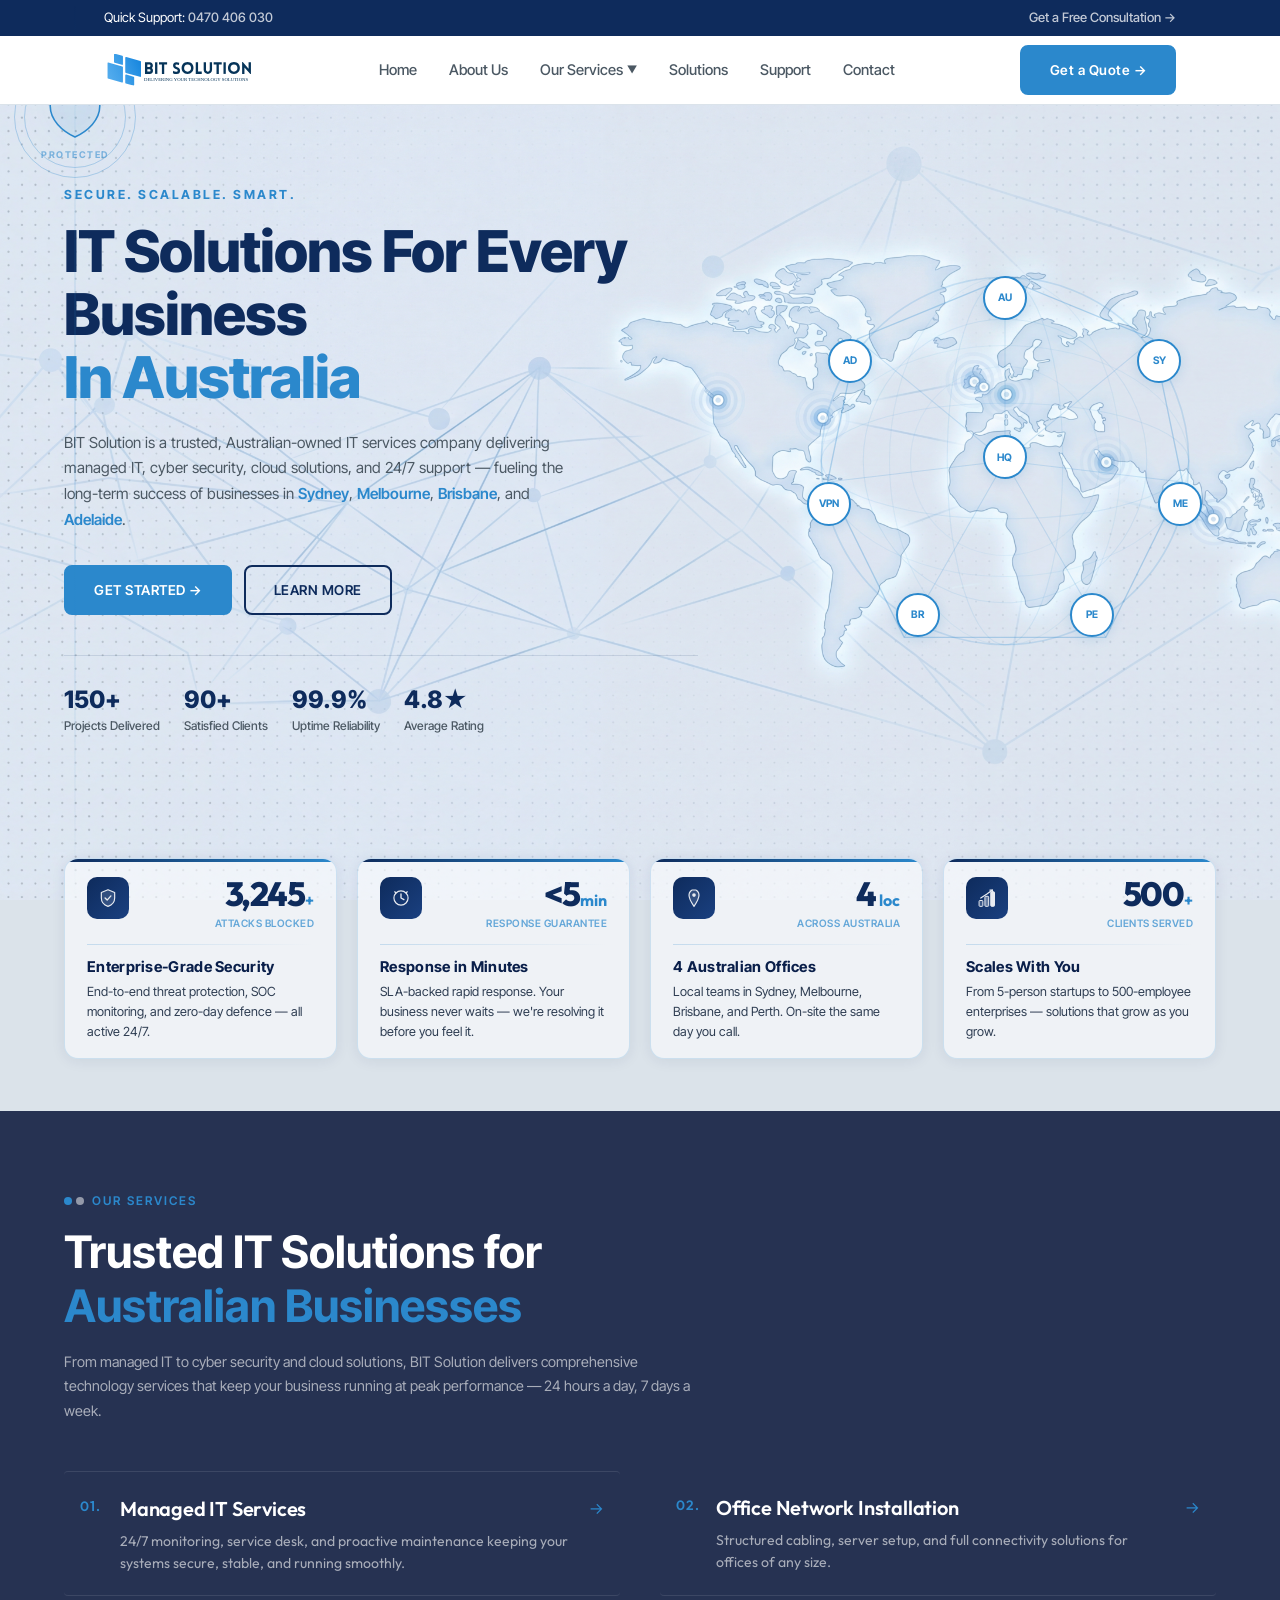
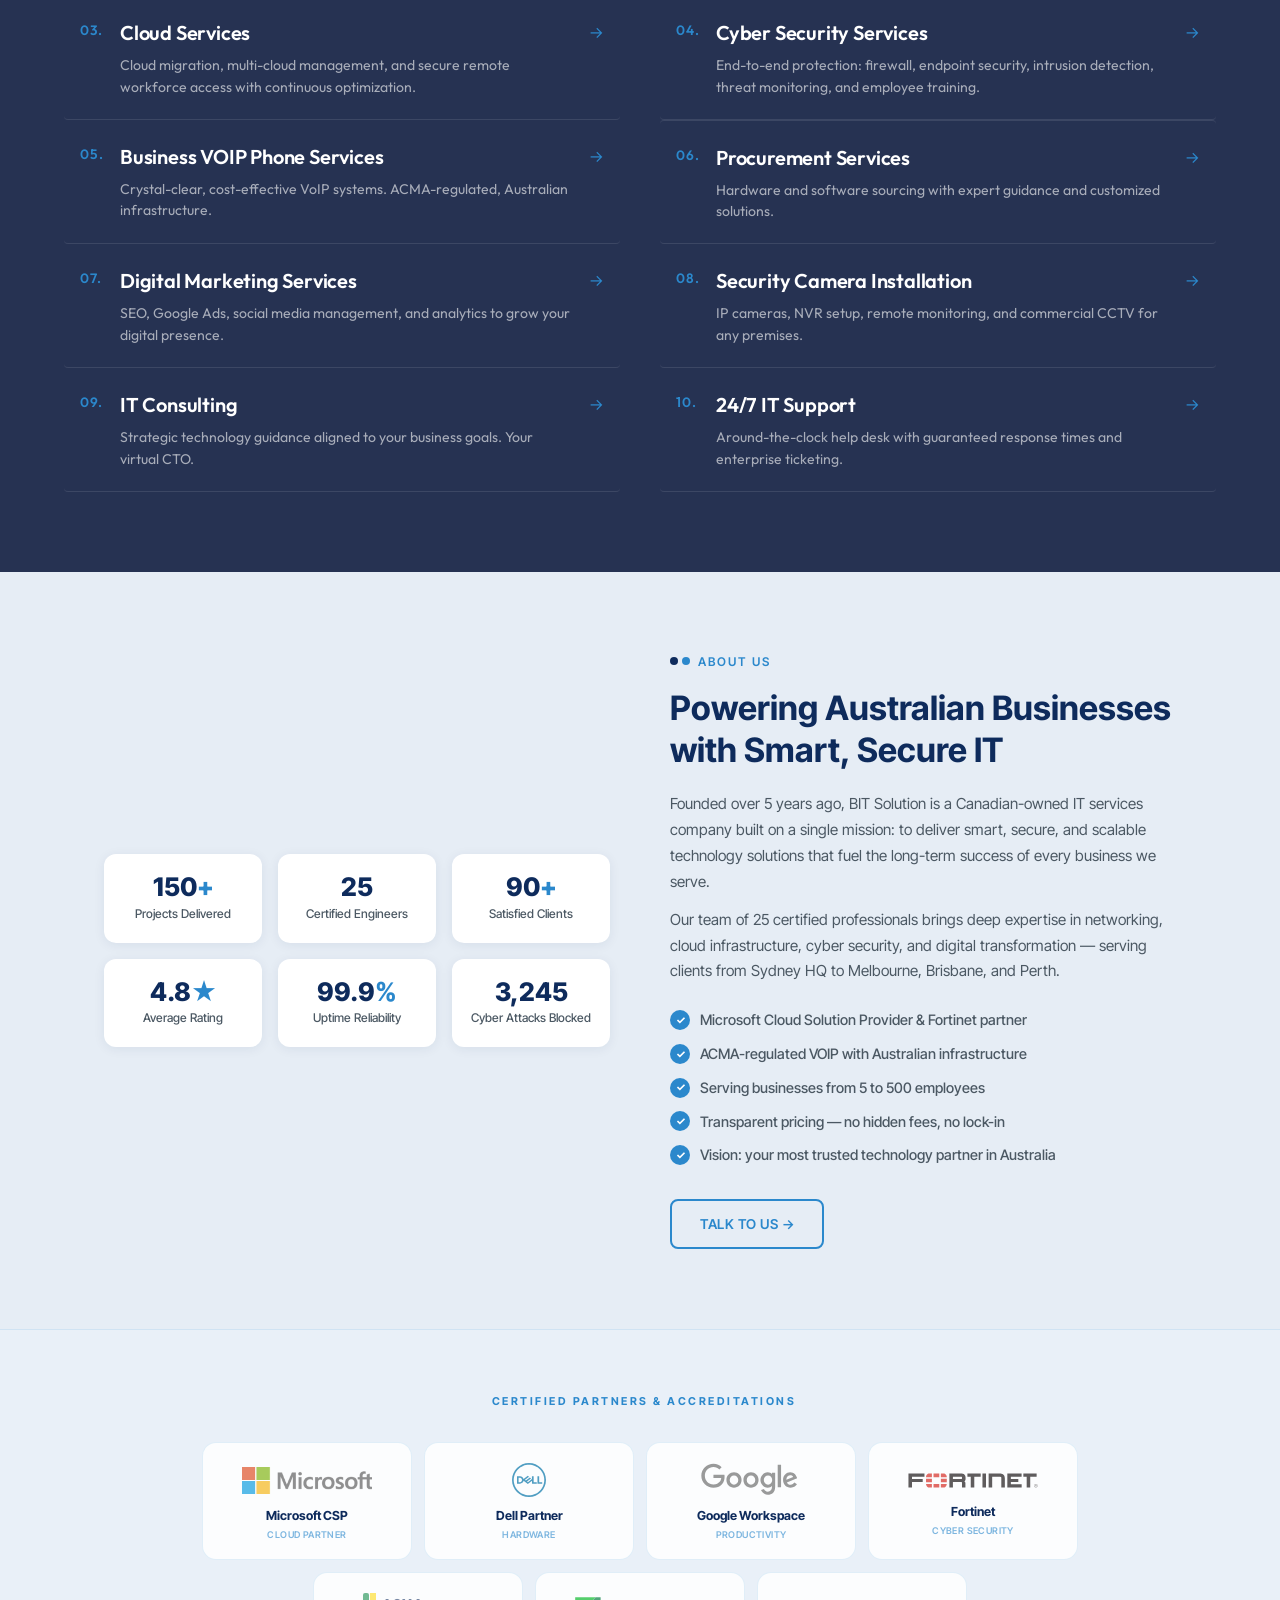
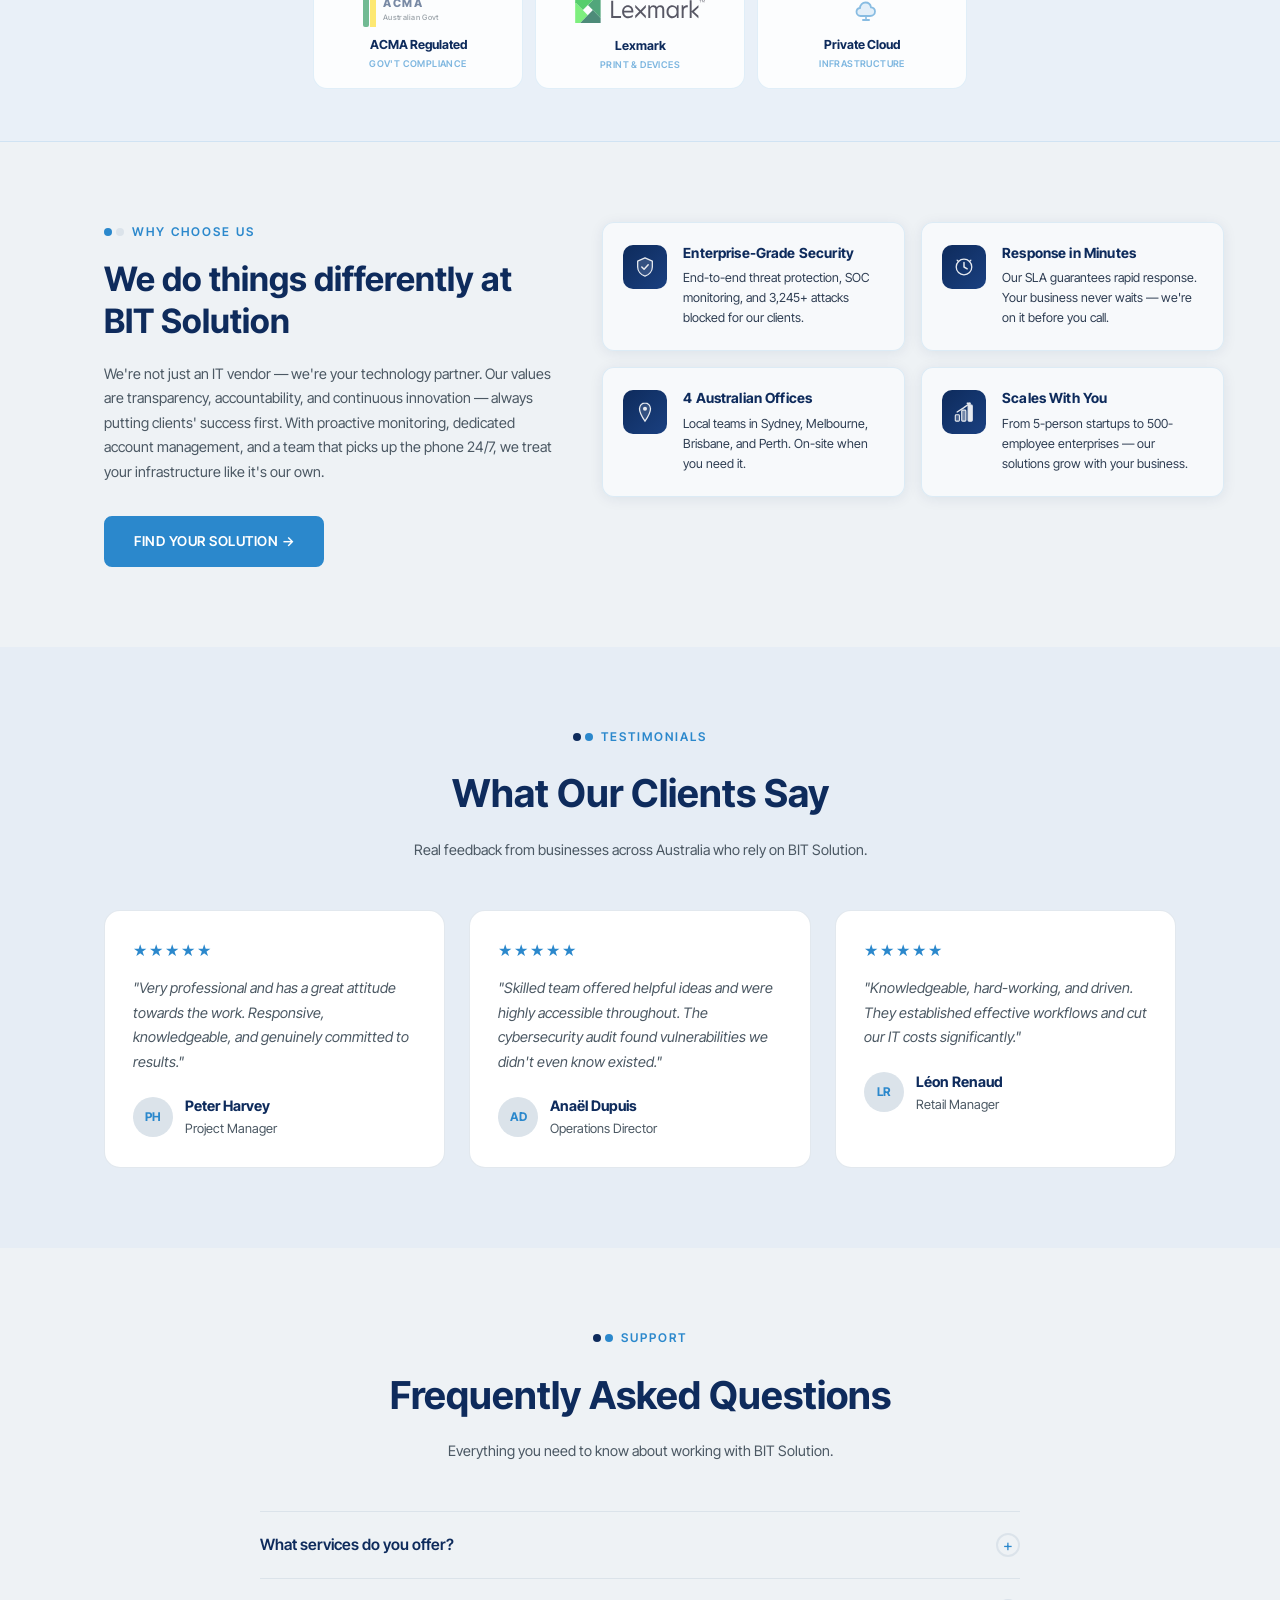
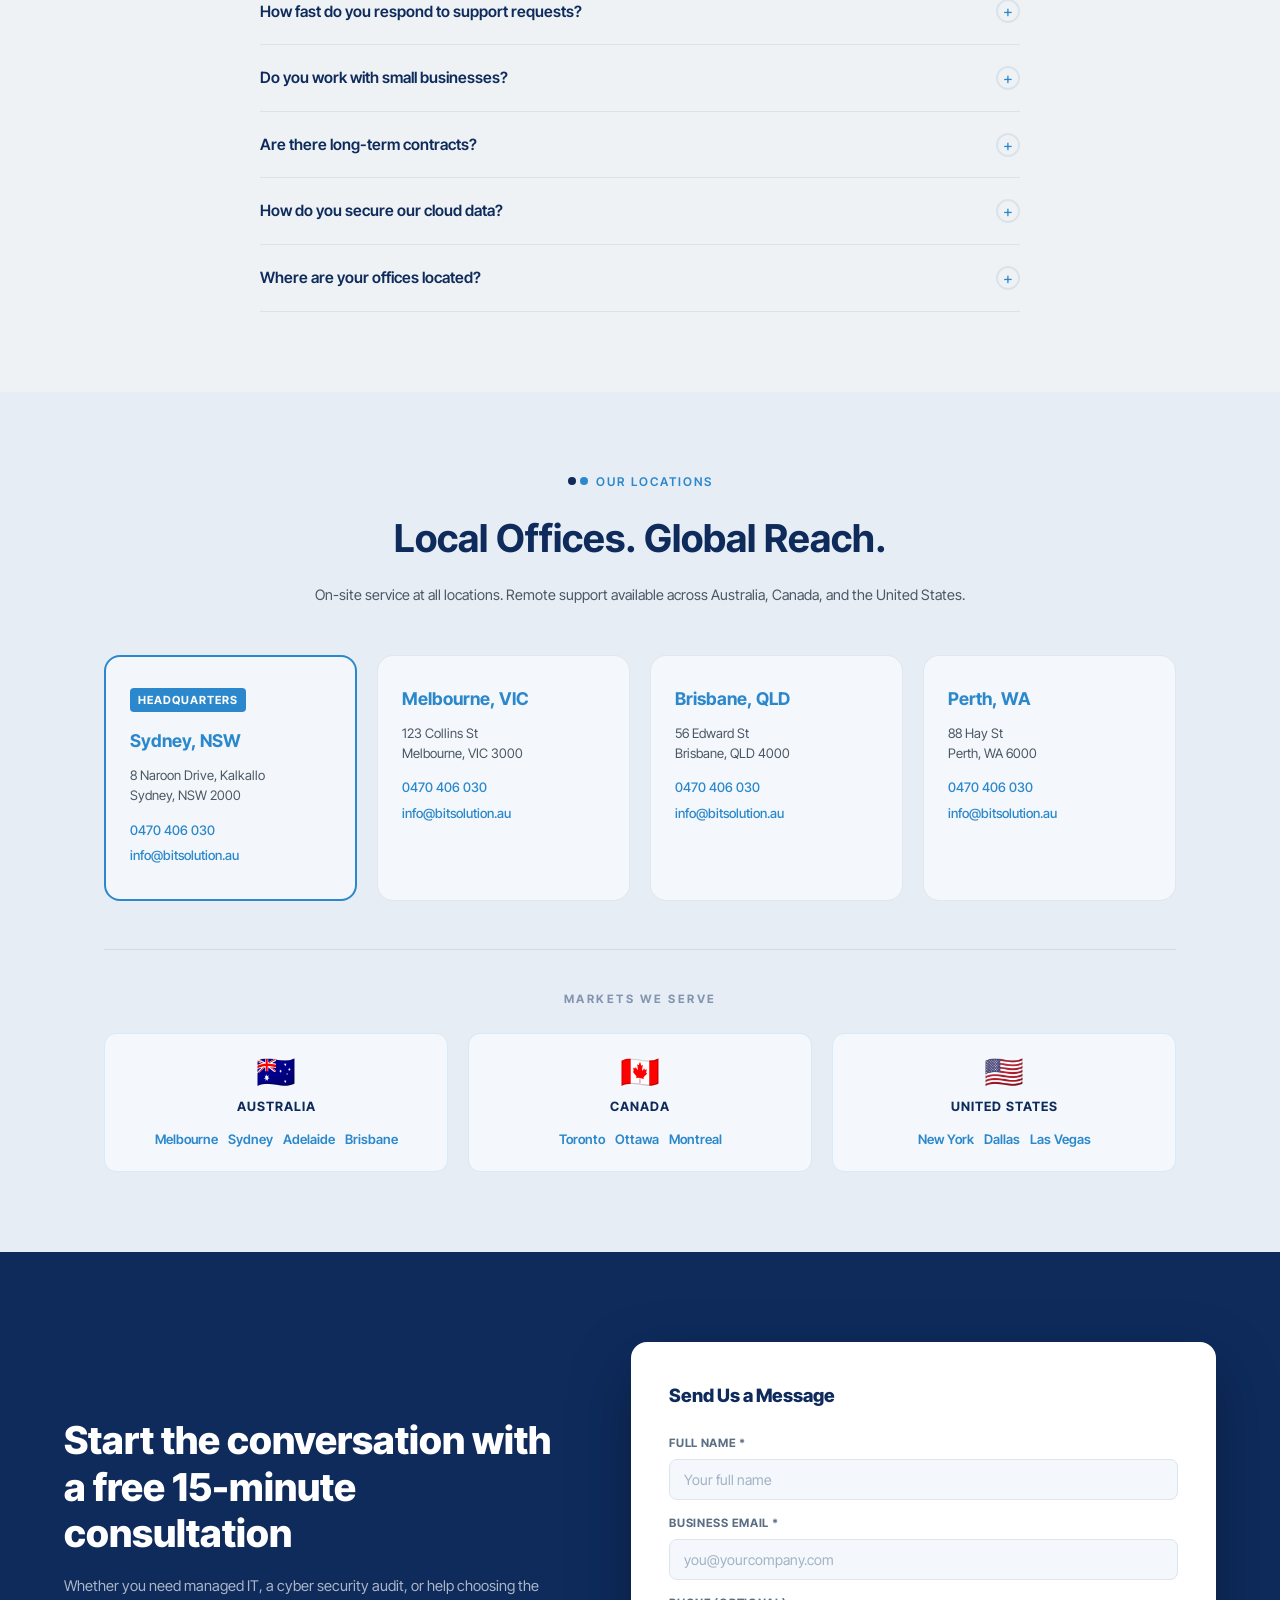
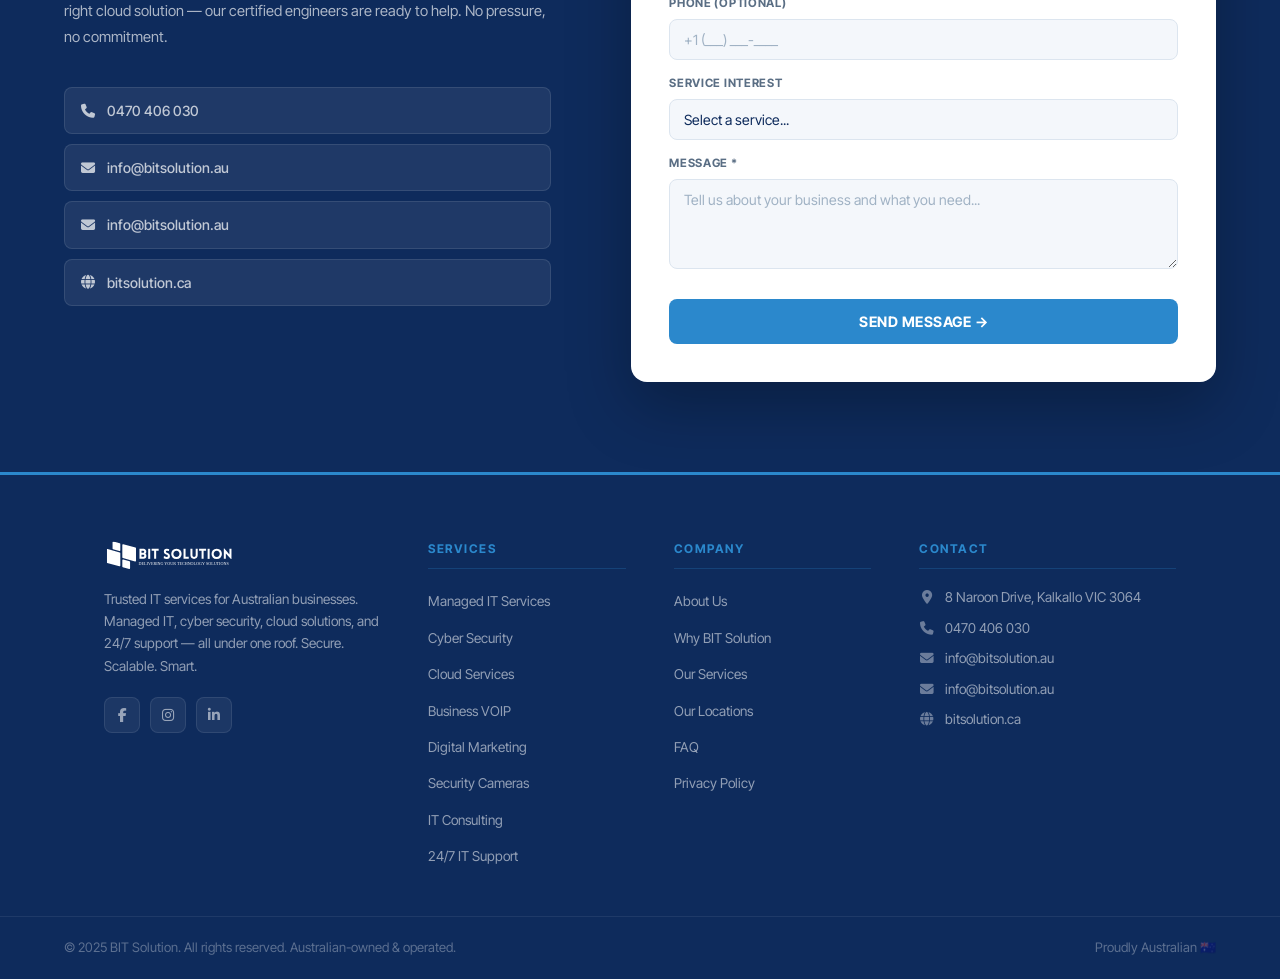
<file: index-blue.html>
<!DOCTYPE html>
<html lang="en">
<head>
  <meta charset="UTF-8" />
  <meta name="viewport" content="width=device-width, initial-scale=1.0" />
  <title>BIT Solution — Secure. Scalable. Smart. IT Solutions for Australia</title>
  <meta name="description" content="BIT Solution is a trusted Australian IT services company delivering managed IT, cyber security, cloud solutions, VOIP, and 24/7 support for businesses in Sydney, Melbourne, Brisbane, and Perth." />
  <link rel="preconnect" href="https://fonts.googleapis.com" />
  <link rel="preconnect" href="https://fonts.gstatic.com" crossorigin />
  <link href="https://fonts.googleapis.com/css2?family=Inter+Tight:wght@400;500;600;700;800&family=Outfit:wght@400;500;600;700;800&display=swap" rel="stylesheet" />
  <link rel="stylesheet" href="https://cdnjs.cloudflare.com/ajax/libs/font-awesome/6.5.1/css/all.min.css" />
  <style>
    /* ============================================================
       RESET & TOKENS
    ============================================================ */
    *, *::before, *::after { box-sizing: border-box; margin: 0; padding: 0; }

    :root {
      --blue:      #2B88CC;
      --navy:      #0E2B5C;
      --light-bg:  #DBE3EA;
      --white:     #FFFFFF;
      --body-text: #4B5863;
      --dark-text: #575A5F;
      --heading:   #0E2B5C;
    }

    html { scroll-behavior: smooth; }

    body {
      font-family: 'Inter Tight', sans-serif;
      color: var(--body-text);
      background: var(--light-bg) url('bg-hero.jpg') center top / cover fixed;
      line-height: 1.65;
      overflow-x: hidden;
    }

    a { text-decoration: none; color: inherit; }
    ul { list-style: none; }
    img { display: block; max-width: 100%; }

    .container {
      max-width: 1200px;
      margin: 0 auto;
      padding: 0 5%;
    }

    /* ============================================================
       REVEAL ANIMATIONS
    ============================================================ */
    .reveal {
      opacity: 0;
      transform: translateY(20px);
      transition: opacity 0.45s ease, transform 0.45s ease;
    }
    .reveal.visible {
      opacity: 1;
      transform: translateY(0);
    }
    .reveal-delay-1 { transition-delay: 0.08s; }
    .reveal-delay-2 { transition-delay: 0.16s; }
    .reveal-delay-3 { transition-delay: 0.24s; }
    .reveal-delay-4 { transition-delay: 0.32s; }

    /* ============================================================
       SECTION LABEL (two dots + caps text)
    ============================================================ */
    .section-label {
      display: flex;
      align-items: center;
      gap: 8px;
      font-size: 0.75rem;
      font-weight: 600;
      letter-spacing: 2px;
      color: var(--blue);
      text-transform: uppercase;
      margin-bottom: 16px;
    }
    .section-label .dots {
      display: flex;
      gap: 4px;
    }
    .section-label .dot {
      width: 8px;
      height: 8px;
      border-radius: 50%;
      background: var(--blue);
    }
    .section-label .dot:first-child {
      background: var(--navy);
    }

    /* ============================================================
       BUTTONS
    ============================================================ */
    .btn-primary {
      display: inline-flex;
      align-items: center;
      gap: 6px;
      background: var(--blue);
      color: var(--white);
      font-family: 'Inter Tight', sans-serif;
      font-size: 0.85rem;
      font-weight: 600;
      letter-spacing: 0.5px;
      padding: 12px 28px;
      border-radius: 8px;
      border: 2px solid var(--blue);
      cursor: pointer;
      transition: background 0.2s, transform 0.15s;
    }
    .btn-primary:hover { background: #2278b5; border-color: #2278b5; transform: translateY(-1px); }

    .btn-outline {
      display: inline-flex;
      align-items: center;
      gap: 6px;
      background: transparent;
      color: var(--navy);
      font-family: 'Inter Tight', sans-serif;
      font-size: 0.85rem;
      font-weight: 600;
      letter-spacing: 0.5px;
      padding: 12px 28px;
      border-radius: 8px;
      border: 2px solid var(--navy);
      cursor: pointer;
      transition: background 0.2s, color 0.2s, transform 0.15s;
    }
    .btn-outline:hover { background: var(--navy); color: var(--white); transform: translateY(-1px); }

    .btn-outline-blue {
      display: inline-flex;
      align-items: center;
      gap: 6px;
      background: transparent;
      color: var(--blue);
      font-family: 'Inter Tight', sans-serif;
      font-size: 0.85rem;
      font-weight: 600;
      letter-spacing: 0.5px;
      padding: 12px 28px;
      border-radius: 8px;
      border: 2px solid var(--blue);
      cursor: pointer;
      transition: background 0.2s, color 0.2s, transform 0.15s;
    }
    .btn-outline-blue:hover { background: var(--blue); color: var(--white); transform: translateY(-1px); }

    .btn-white {
      display: inline-flex;
      align-items: center;
      gap: 6px;
      background: var(--white);
      color: var(--blue);
      font-family: 'Inter Tight', sans-serif;
      font-size: 0.85rem;
      font-weight: 600;
      letter-spacing: 0.5px;
      padding: 12px 28px;
      border-radius: 8px;
      border: 2px solid var(--white);
      cursor: pointer;
      transition: background 0.2s, color 0.2s, transform 0.15s;
    }
    .btn-white:hover { background: transparent; color: var(--white); transform: translateY(-1px); }

    .btn-white-outline {
      display: inline-flex;
      align-items: center;
      gap: 6px;
      background: transparent;
      color: var(--white);
      font-family: 'Inter Tight', sans-serif;
      font-size: 0.85rem;
      font-weight: 600;
      letter-spacing: 0.5px;
      padding: 12px 28px;
      border-radius: 8px;
      border: 2px solid rgba(255,255,255,0.7);
      cursor: pointer;
      transition: background 0.2s, border-color 0.2s, transform 0.15s;
    }
    .btn-white-outline:hover { border-color: var(--white); background: rgba(255,255,255,0.1); transform: translateY(-1px); }

    /* ============================================================
       1. TOP UTILITY BAR
    ============================================================ */
    .utility-bar {
      background: var(--navy);
      color: var(--white);
      font-size: 13px;
      font-weight: 400;
      height: 36px;
      display: flex;
      align-items: center;
    }
    .utility-bar .container {
      display: flex;
      justify-content: space-between;
      align-items: center;
      width: 100%;
    }
    .utility-bar a {
      color: rgba(255,255,255,0.75);
      font-weight: 500;
      transition: color 0.15s;
    }
    .utility-bar a:hover { color: var(--white); }

    /* ============================================================
       2. NAVIGATION
    ============================================================ */
    .nav {
      background: var(--white);
      border-bottom: 1px solid var(--light-bg);
      position: sticky;
      top: 0;
      z-index: 100;
      transition: box-shadow 0.25s;
    }
    .nav.scrolled {
      box-shadow: 0 2px 16px rgba(14,43,92,0.10);
    }
    .nav .container {
      display: flex;
      align-items: center;
      justify-content: space-between;
      height: 68px;
    }

    /* Logo */
    .nav-logo {
      display: flex;
      align-items: center;
      gap: 10px;
      text-decoration: none;
    }

    /* Nav links */
    .nav-links {
      display: flex;
      align-items: center;
      gap: 32px;
    }
    .nav-links > a,
    .nav-links > .nav-dropdown-wrap > a {
      font-size: 0.92rem;
      font-weight: 500;
      color: var(--body-text);
      transition: color 0.15s;
      position: relative;
    }
    .nav-links > a::after,
    .nav-links > .nav-dropdown-wrap > a::after {
      content: '';
      position: absolute;
      bottom: -4px;
      left: 0;
      width: 0;
      height: 2px;
      background: var(--blue);
      transition: width 0.2s;
    }
    .nav-links > a:hover,
    .nav-links > .nav-dropdown-wrap > a:hover { color: var(--blue); }
    .nav-links > a:hover::after,
    .nav-links > .nav-dropdown-wrap > a:hover::after { width: 100%; }
    .nav-links > a.active,
    .nav-links > .nav-dropdown-wrap > a.active { color: var(--blue); }
    .nav-links > a.active::after,
    .nav-links > .nav-dropdown-wrap > a.active::after { width: 100%; }

    /* Services dropdown */
    .nav-dropdown-wrap {
      position: relative;
    }
    .nav-dropdown-wrap > a {
      display: flex;
      align-items: center;
      gap: 4px;
      cursor: pointer;
    }
    .nav-dropdown-wrap > a .chevron {
      font-size: 0.65rem;
      transition: transform 0.2s;
      line-height: 1;
    }
    .nav-dropdown-wrap:hover > a .chevron { transform: rotate(180deg); }

    .nav-dropdown {
      position: absolute;
      top: calc(100% + 14px);
      left: 50%;
      transform: translateX(-50%);
      background: var(--white);
      border: 1px solid var(--light-bg);
      border-radius: 8px;
      box-shadow: 0 8px 32px rgba(14,43,92,0.13);
      min-width: 240px;
      padding: 8px 0;
      opacity: 0;
      pointer-events: none;
      transition: opacity 0.18s, transform 0.18s;
      transform: translateX(-50%) translateY(-6px);
    }
    .nav-dropdown-wrap:hover .nav-dropdown {
      opacity: 1;
      pointer-events: auto;
      transform: translateX(-50%) translateY(0);
    }
    .nav-dropdown a {
      display: block;
      padding: 9px 20px;
      font-size: 0.875rem;
      font-weight: 500;
      color: var(--navy);
      transition: background 0.15s, color 0.15s;
    }
    .nav-dropdown a:hover {
      background: var(--light-bg);
      color: var(--blue);
    }

    /* Hamburger */
    .nav-hamburger {
      display: none;
      flex-direction: column;
      gap: 5px;
      cursor: pointer;
      padding: 4px;
      background: none;
      border: none;
    }
    .nav-hamburger span {
      display: block;
      width: 24px;
      height: 2px;
      background: var(--navy);
      border-radius: 2px;
      transition: all 0.25s;
    }
    .nav-hamburger.open span:nth-child(1) { transform: translateY(7px) rotate(45deg); }
    .nav-hamburger.open span:nth-child(2) { opacity: 0; }
    .nav-hamburger.open span:nth-child(3) { transform: translateY(-7px) rotate(-45deg); }

    /* Mobile menu */
    .nav-mobile {
      display: none;
      background: var(--white);
      border-bottom: 1px solid var(--light-bg);
      padding: 20px 5%;
    }
    .nav-mobile.open { display: flex; flex-direction: column; gap: 16px; }
    .nav-mobile a {
      font-size: 0.95rem;
      font-weight: 500;
      color: var(--body-text);
      padding: 8px 0;
      border-bottom: 1px solid var(--light-bg);
      transition: color 0.15s;
    }
    .nav-mobile a:hover { color: var(--blue); }
    .nav-mobile .btn-primary { width: fit-content; border-bottom: none; }
    .nav-mobile .mobile-services-label {
      font-size: 0.75rem;
      font-weight: 700;
      color: var(--blue);
      text-transform: uppercase;
      letter-spacing: 1.5px;
      padding: 4px 0 2px;
      border-bottom: none;
    }
    .nav-mobile .mobile-service-link {
      padding-left: 12px;
      font-size: 0.88rem;
      color: var(--body-text);
    }

    /* ============================================================
       3. HERO
    ============================================================ */
    .hero {
      background: transparent;
      padding: 80px 5% 70px;
      overflow: hidden;
    }
    .hero .container {
      display: grid;
      grid-template-columns: 55% 45%;
      align-items: center;
      gap: 48px;
      max-width: 1400px;
      padding: 0;
    }

    .hero-content {}

    .hero-eyebrow {
      font-size: 0.78rem;
      font-weight: 700;
      letter-spacing: 2.5px;
      color: var(--blue);
      text-transform: uppercase;
      margin-bottom: 14px;
    }

    .hero-h1 {
      font-size: clamp(2.4rem, 4.5vw, 3.8rem);
      font-weight: 800;
      color: var(--navy);
      line-height: 1.1;
      letter-spacing: -1px;
      margin-bottom: 20px;
    }
    .hero-h1 .accent { color: var(--blue); display: block; }

    .hero-body {
      font-size: 0.95rem;
      color: var(--body-text);
      max-width: 520px;
      margin-bottom: 32px;
      line-height: 1.7;
    }

    .hero-cta {
      display: flex;
      flex-wrap: wrap;
      gap: 12px;
    }

    /* Stats strip below hero CTA */
    .hero-stats {
      display: flex;
      flex-wrap: wrap;
      gap: 24px;
      margin-top: 40px;
      padding-top: 32px;
      border-top: 1px solid rgba(14,43,92,0.12);
    }
    .hero-stat-item {}
    .hero-stat-num {
      font-size: 1.5rem;
      font-weight: 800;
      color: var(--navy);
      line-height: 1;
    }
    .hero-stat-label {
      font-size: 0.75rem;
      font-weight: 500;
      color: var(--body-text);
      margin-top: 4px;
    }

    /* -------- Globe Visual -------- */
    .hero-globe {
      position: relative;
      display: flex;
      align-items: center;
      justify-content: center;
      width: 100%;
      aspect-ratio: 1;
      max-width: 420px;
      margin: 0 auto;
    }

    .globe-svg {
      position: absolute;
      inset: 0;
      width: 100%;
      height: 100%;
    }

    /* Network node circles */
    .globe-node {
      position: absolute;
      width: 44px;
      height: 44px;
      border-radius: 50%;
      background: var(--white);
      border: 2px solid var(--blue);
      display: flex;
      align-items: center;
      justify-content: center;
      font-size: 0.65rem;
      font-weight: 700;
      color: var(--blue);
      z-index: 2;
      box-shadow: 0 2px 12px rgba(43,136,204,0.18);
    }

    /* No pulse — nodes are static */

    /* Globe tooltip */
    .globe-tooltip {
      position: absolute;
      background: rgba(14,43,92,0.93);
      color: #e8f2ff;
      border-radius: 10px;
      padding: 10px 14px;
      font-size: 0.78rem;
      font-family: 'Inter Tight', sans-serif;
      pointer-events: none;
      opacity: 0;
      transition: opacity 0.18s ease, transform 0.18s ease;
      z-index: 20;
      white-space: nowrap;
      box-shadow: 0 4px 20px rgba(43,136,204,0.3);
      border: 1px solid rgba(43,136,204,0.35);
    }
    .globe-tooltip.visible { opacity: 1; }
    .globe-tooltip strong {
      display: block;
      font-size: 0.82rem;
      font-weight: 700;
      color: #5BBDFF;
      margin-bottom: 3px;
    }
    .globe-tooltip .pin-hint {
      font-size: 0.68rem;
      opacity: 0.5;
      margin-top: 4px;
    }

    /* Node hover / pinned */
    .globe-node.hovered,
    .globe-node.pinned {
      background: var(--blue) !important;
      color: #fff !important;
      outline: 3px solid rgba(91,189,255,0.55);
      outline-offset: 3px;
      box-shadow: 0 0 22px rgba(43,136,204,0.6), 0 4px 16px rgba(43,136,204,0.4) !important;
      animation: none !important;
      z-index: 5;
    }

    /* Active line glow */
    .globe-line.active-line {
      stroke-opacity: 0.85 !important;
      stroke-width: 2.2 !important;
    }
    .globe-line.dim-line {
      stroke-opacity: 0.05 !important;
    }

    /* Node positions */
    .globe-node[data-i="0"]  { top: 6%;  left: 50%; transform: translateX(-50%); }
    .globe-node[data-i="1"]  { top: 21%; right: 8%; }
    .globe-node[data-i="2"]  { top: 55%; right: 3%; }
    .globe-node[data-i="3"]  { bottom: 8%; right: 24%; }
    .globe-node[data-i="4"]  { bottom: 8%; left: 24%; }
    .globe-node[data-i="5"]  { top: 55%; left: 3%; }
    .globe-node[data-i="6"]  { top: 21%; left: 8%; }
    .globe-node[data-i="7"]  { top: 44%; left: 50%; transform: translateX(-50%); }

    /* ============================================================
       4. FEATURE CARDS STRIP
    ============================================================ */
    .features {
      background: transparent;
      padding: 52px 5%;
    }
    .features .container {
      display: grid;
      grid-template-columns: repeat(4, 1fr);
      gap: 20px;
      max-width: 1400px;
      padding: 0;
    }

    .feature-card {
      background: rgba(255,255,255,0.55);
      border: 1px solid rgba(43,136,204,0.18);
      border-radius: 14px;
      padding: 18px 22px 16px;
      transition: border-color 0.25s ease, box-shadow 0.25s ease, transform 0.25s ease;
      cursor: default;
      display: flex;
      flex-direction: column;
      position: relative;
      overflow: hidden;
      box-shadow: 0 2px 14px rgba(14,43,92,0.08);
    }
    .feature-card::before {
      content: '';
      position: absolute;
      top: 0; left: 0; right: 0;
      height: 3px;
      background: linear-gradient(90deg, var(--navy), var(--blue));
      border-radius: 16px 16px 0 0;
    }
    .feature-card:hover {
      border-color: rgba(43,136,204,0.38);
      box-shadow: 0 8px 32px rgba(14,43,92,0.14);
      transform: translateY(-4px);
    }

    /* Icon + metric row */
    .fc-top {
      display: flex;
      align-items: flex-start;
      justify-content: space-between;
      gap: 12px;
      margin-bottom: 12px;
    }
    .fc-icon {
      width: 42px;
      height: 42px;
      border-radius: 10px;
      background: linear-gradient(135deg, var(--navy) 0%, #1a4080 100%);
      display: flex;
      align-items: center;
      justify-content: center;
      flex-shrink: 0;
      transition: opacity 0.25s ease;
    }
    .feature-card:hover .fc-icon { opacity: 0.85; }
    .fc-icon svg { width: 20px; height: 20px; filter: brightness(0) invert(1); opacity: 0.9; }

    .fc-metric { text-align: right; }
    .fc-num {
      font-family: 'Outfit', sans-serif;
      font-size: 2.1rem;
      font-weight: 800;
      color: var(--navy);
      line-height: 1;
      letter-spacing: -1.5px;
    }
    .fc-unit {
      font-size: 1rem;
      font-weight: 700;
      color: var(--blue);
      letter-spacing: 0;
      margin-left: 1px;
    }
    .fc-tag {
      font-size: 0.64rem;
      font-weight: 600;
      color: var(--blue);
      letter-spacing: 0.5px;
      opacity: 0.7;
      margin-top: 4px;
      text-transform: uppercase;
    }

    .fc-divider {
      height: 1px;
      background: linear-gradient(to right, rgba(43,136,204,0.22), transparent);
      margin-bottom: 12px;
    }

    .feature-card h4 {
      font-size: 0.93rem;
      font-weight: 700;
      color: #0a1f4a;
      margin-bottom: 5px;
      letter-spacing: 0.3px;
      line-height: 1.35;
    }
    .feature-card p {
      font-size: 0.79rem;
      color: #2e3d52;
      line-height: 1.58;
      flex: 1;
    }

    /* ============================================================
       5. SERVICES SECTION
    ============================================================ */
    .services {
      background: rgba(13,27,62,0.88);
      padding: 80px 5%;
    }
    .services-inner {
      max-width: 1200px;
      margin: 0 auto;
    }

    .services-header {
      margin-bottom: 48px;
    }
    .services-header .section-label .dot { background: rgba(255,255,255,0.5); }
    .services-header .section-label .dot:first-child { background: var(--blue); }
    .services-header .section-label { color: var(--blue); }

    .services-h2 {
      font-size: clamp(1.8rem, 3.5vw, 2.8rem);
      font-weight: 700;
      color: var(--white);
      line-height: 1.2;
      margin-bottom: 16px;
    }
    .services-h2 .accent { color: var(--blue); display: block; }

    .services-body {
      font-size: 0.9rem;
      color: rgba(255,255,255,0.6);
      max-width: 640px;
      line-height: 1.7;
    }

    .services-list {
      display: grid;
      grid-template-columns: 1fr 1fr;
      gap: 0 40px;
    }

    .service-row {
      display: flex;
      align-items: flex-start;
      padding: 20px 16px;
      border-bottom: 1px solid rgba(255,255,255,0.1);
      border-radius: 4px;
      transition: background 0.15s;
      cursor: default;
    }
    .service-row:first-child,
    .service-row:nth-child(6) { border-top: 1px solid rgba(255,255,255,0.1); }
    .service-row:hover { background: rgba(43,136,204,0.08); }
    .service-row:hover .service-num,
    .service-row:hover .service-arrow { color: #5AAFDF; }

    .service-num {
      font-size: 0.85rem;
      font-weight: 600;
      color: var(--blue);
      font-family: 'Outfit', sans-serif;
      letter-spacing: 1px;
      width: 40px;
      flex-shrink: 0;
      padding-top: 3px;
      transition: color 0.15s;
    }
    .service-info {
      flex: 1;
    }
    .service-name {
      font-size: 1.25rem;
      font-weight: 600;
      font-family: 'Outfit', sans-serif;
      color: var(--white);
      margin-bottom: 6px;
      letter-spacing: -0.2px;
    }
    .service-desc {
      font-size: 0.88rem;
      font-family: 'Outfit', sans-serif;
      color: rgba(255,255,255,0.6);
      line-height: 1.55;
    }
    .service-arrow {
      color: var(--blue);
      font-size: 1rem;
      transition: color 0.15s, transform 0.15s;
      padding-top: 3px;
      flex-shrink: 0;
      margin-left: 16px;
    }
    .service-row:hover .service-arrow { transform: translateX(4px); }

    /* ============================================================
       6. ABOUT SECTION
    ============================================================ */
    .about {
      background: rgba(240,246,255,0.55);
      padding: 80px 0;
    }
    .about .container {
      display: grid;
      grid-template-columns: 1fr 1fr;
      gap: 60px;
      align-items: center;
    }

    /* Stats grid inside about */
    .about-stats-grid {
      display: grid;
      grid-template-columns: repeat(3, 1fr);
      gap: 16px;
      margin-bottom: 0;
    }
    .about-stat-card {
      background: var(--white);
      border-radius: 12px;
      padding: 20px 16px;
      text-align: center;
      box-shadow: 0 2px 12px rgba(14,43,92,0.07);
    }
    .about-stat-num {
      font-size: 1.6rem;
      font-weight: 800;
      color: var(--navy);
      line-height: 1;
      margin-bottom: 6px;
    }
    .about-stat-num span {
      color: var(--blue);
    }
    .about-stat-label {
      font-size: 0.75rem;
      font-weight: 500;
      color: var(--body-text);
      line-height: 1.4;
    }

    .about-content {}

    .about-h2 {
      font-size: clamp(1.5rem, 2.8vw, 2.1rem);
      font-weight: 700;
      color: var(--navy);
      line-height: 1.25;
      margin-bottom: 20px;
    }
    .about-body {
      font-size: 0.95rem;
      color: var(--body-text);
      line-height: 1.7;
      margin-bottom: 12px;
    }

    .about-checklist {
      margin: 24px 0 32px;
      display: flex;
      flex-direction: column;
      gap: 10px;
    }
    .about-check {
      display: flex;
      align-items: center;
      gap: 10px;
      font-size: 0.9rem;
      color: var(--body-text);
      font-weight: 500;
    }
    .about-check::before {
      content: '✓';
      width: 20px;
      height: 20px;
      background: var(--blue);
      color: var(--white);
      border-radius: 50%;
      display: flex;
      align-items: center;
      justify-content: center;
      font-size: 0.7rem;
      font-weight: 700;
      flex-shrink: 0;
    }

    /* ============================================================
       7. PARTNER LOGOS STRIP
    ============================================================ */
    .partners {
      background: rgba(240,246,255,0.68);
      padding: 52px 5%;
      border-top: 1.5px solid rgba(43,136,204,0.13);
      border-bottom: 1.5px solid rgba(43,136,204,0.13);
    }
    .partners-header {
      text-align: center;
      margin-bottom: 32px;
    }
    .partners-label {
      display: inline-flex;
      align-items: center;
      gap: 8px;
      font-size: 0.68rem;
      font-weight: 700;
      letter-spacing: 2.5px;
      color: var(--blue);
      text-transform: uppercase;
    }
    .partners-inner {
      max-width: 920px;
      margin: 0 auto;
      display: flex;
      flex-direction: column;
      gap: 12px;
    }
    .pb-row {
      display: flex;
      justify-content: center;
      gap: 12px;
    }
    .pb-row .partner-badge {
      flex: 1;
      max-width: 210px;
    }
    .partner-badge {
      display: flex;
      flex-direction: column;
      align-items: center;
      justify-content: center;
      gap: 0;
      background: rgba(255,255,255,0.85);
      border: 1px solid rgba(43,136,204,0.13);
      border-radius: 14px;
      padding: 20px 22px 16px;
      cursor: default;
      transition: border-color 0.22s ease, box-shadow 0.22s ease, transform 0.22s ease;
      min-width: 130px;
      text-align: center;
    }
    .partner-badge:hover {
      border-color: rgba(43,136,204,0.42);
      box-shadow: 0 6px 22px rgba(43,136,204,0.11);
      transform: translateY(-3px);
    }
    .pb-logo {
      height: 34px;
      max-width: 130px;
      width: auto;
      object-fit: contain;
      margin-bottom: 12px;
      opacity: 0.72;
      filter: grayscale(0.15);
      transition: opacity 0.22s ease, filter 0.22s ease;
    }
    .partner-badge:hover .pb-logo {
      opacity: 1;
      filter: grayscale(0) saturate(1.05);
    }
    .pb-logo-text {
      height: 32px;
      display: flex;
      align-items: center;
      justify-content: center;
      margin-bottom: 12px;
    }
    .pb-logo-text svg { height: 28px; width: auto; opacity: 0.55; transition: opacity 0.22s ease; }
    .partner-badge:hover .pb-logo-text svg { opacity: 1; }
    .pb-name {
      font-size: 0.78rem;
      font-weight: 700;
      color: var(--navy);
      white-space: nowrap;
      line-height: 1.2;
      margin-bottom: 3px;
    }
    .pb-cat {
      font-size: 0.58rem;
      font-weight: 600;
      color: var(--blue);
      opacity: 0.6;
      letter-spacing: 0.4px;
      text-transform: uppercase;
    }

    /* ============================================================
       8. WHY CHOOSE US
    ============================================================ */
    .why {
      background: rgba(255,255,255,0.55);
      padding: 80px 0;
    }
    .why .container {
      display: grid;
      grid-template-columns: 42% 58%;
      gap: 48px;
      align-items: start;
    }

    .why-content {}
    .why-h2 {
      font-size: clamp(1.5rem, 2.8vw, 2.1rem);
      font-weight: 700;
      color: var(--navy);
      line-height: 1.25;
      margin-bottom: 20px;
    }
    .why-body {
      font-size: 0.9rem;
      color: var(--body-text);
      line-height: 1.7;
      margin-bottom: 32px;
    }
    .why .section-label { color: var(--blue); }
    .why .section-label .dot { background: var(--light-bg); }
    .why .section-label .dot:first-child { background: var(--blue); }

    /* Why cards grid */
    .why-cards {
      display: grid;
      grid-template-columns: 1fr 1fr;
      gap: 16px;
    }
    .why-card {
      background: rgba(255,255,255,0.55);
      border-radius: 12px;
      padding: 22px 20px;
      border: 1px solid rgba(43,136,204,0.13);
      box-shadow: 0 2px 14px rgba(14,43,92,0.08);
      display: flex;
      flex-direction: row;
      align-items: flex-start;
      gap: 16px;
      transition: box-shadow 0.22s ease, transform 0.22s ease;
    }
    .why-card:hover {
      box-shadow: 0 6px 24px rgba(14,43,92,0.14);
      transform: translateY(-2px);
    }
    .why-card-icon {
      width: 44px;
      height: 44px;
      border-radius: 10px;
      background: linear-gradient(135deg, var(--navy) 0%, #1a4080 100%);
      display: flex;
      align-items: center;
      justify-content: center;
      flex-shrink: 0;
    }
    .why-card-icon svg {
      width: 22px;
      height: 22px;
      filter: brightness(0) invert(1);
      opacity: 0.9;
    }
    .why-card-text {}
    .why-card h4 {
      font-size: 0.87rem;
      font-weight: 700;
      color: var(--navy);
      margin-bottom: 6px;
      letter-spacing: 0.15px;
      line-height: 1.25;
    }
    .why-card p {
      font-size: 0.78rem;
      color: #2e3d52;
      line-height: 1.6;
    }

    /* ============================================================
       9. TESTIMONIALS
    ============================================================ */
    .testimonials {
      background: rgba(240,246,255,0.55);
      padding: 80px 0;
    }
    .testimonials-header {
      text-align: center;
      margin-bottom: 48px;
    }
    .testimonials-header .section-label {
      justify-content: center;
    }
    .testimonials-h2 {
      font-size: clamp(1.6rem, 3vw, 2.4rem);
      font-weight: 700;
      color: var(--navy);
      margin-bottom: 12px;
    }
    .testimonials-sub {
      font-size: 0.9rem;
      color: var(--body-text);
    }

    .testimonials-grid {
      display: grid;
      grid-template-columns: repeat(3, 1fr);
      gap: 24px;
    }

    .testimonial-card {
      background: var(--white);
      border: 1px solid rgba(219,227,234,0.8);
      border-radius: 16px;
      padding: 28px;
      transition: box-shadow 0.2s, transform 0.2s;
    }
    .testimonial-card:hover {
      box-shadow: 0 8px 32px rgba(14,43,92,0.10);
      transform: translateY(-3px);
    }

    .testimonial-stars {
      color: var(--blue);
      font-size: 0.9rem;
      letter-spacing: 2px;
      margin-bottom: 14px;
    }
    .testimonial-quote {
      font-size: 0.9rem;
      color: var(--body-text);
      font-style: italic;
      line-height: 1.7;
      margin-bottom: 20px;
    }
    .testimonial-author {
      display: flex;
      align-items: center;
      gap: 12px;
    }
    .testimonial-avatar {
      width: 40px;
      height: 40px;
      border-radius: 50%;
      background: var(--light-bg);
      color: var(--blue);
      font-size: 0.75rem;
      font-weight: 700;
      display: flex;
      align-items: center;
      justify-content: center;
      flex-shrink: 0;
    }
    .testimonial-name {
      font-size: 0.9rem;
      font-weight: 700;
      color: var(--navy);
    }
    .testimonial-role {
      font-size: 0.8rem;
      color: var(--body-text);
    }

    /* ============================================================
       10. FAQ SECTION
    ============================================================ */
    .faq {
      background: rgba(255,255,255,0.55);
      padding: 80px 0;
    }
    .faq-header {
      text-align: center;
      margin-bottom: 48px;
    }
    .faq-header .section-label {
      justify-content: center;
    }
    .faq-h2 {
      font-size: clamp(1.6rem, 3vw, 2.4rem);
      font-weight: 700;
      color: var(--navy);
      margin-bottom: 12px;
    }
    .faq-sub {
      font-size: 0.9rem;
      color: var(--body-text);
    }

    .faq-list {
      max-width: 760px;
      margin: 0 auto;
    }
    .faq-item {
      border-bottom: 1px solid var(--light-bg);
    }
    .faq-item:first-child {
      border-top: 1px solid var(--light-bg);
    }
    .faq-question {
      display: flex;
      justify-content: space-between;
      align-items: center;
      gap: 16px;
      padding: 20px 0;
      cursor: pointer;
      font-size: 0.97rem;
      font-weight: 600;
      color: var(--navy);
      user-select: none;
      transition: color 0.15s;
    }
    .faq-question:hover { color: var(--blue); }
    .faq-icon {
      width: 24px;
      height: 24px;
      border-radius: 50%;
      border: 2px solid var(--light-bg);
      display: flex;
      align-items: center;
      justify-content: center;
      font-size: 1rem;
      color: var(--blue);
      flex-shrink: 0;
      transition: transform 0.25s, border-color 0.2s;
      font-weight: 400;
      line-height: 1;
    }
    .faq-item.open .faq-icon {
      transform: rotate(45deg);
      border-color: var(--blue);
    }
    .faq-answer {
      max-height: 0;
      overflow: hidden;
      transition: max-height 0.35s ease;
    }
    .faq-answer-inner {
      padding: 0 0 20px;
      font-size: 0.9rem;
      color: var(--body-text);
      line-height: 1.75;
    }

    /* ============================================================
       11. OFFICES SECTION
    ============================================================ */
    .offices {
      background: rgba(240,246,255,0.55);
      padding: 80px 0;
    }
    .offices-header {
      text-align: center;
      margin-bottom: 48px;
    }
    .offices-header .section-label {
      justify-content: center;
    }
    .offices-h2 {
      font-size: clamp(1.6rem, 3vw, 2.4rem);
      font-weight: 700;
      color: var(--navy);
      margin-bottom: 12px;
    }
    .offices-sub {
      font-size: 0.9rem;
      color: var(--body-text);
    }

    .offices-grid {
      display: grid;
      grid-template-columns: repeat(4, 1fr);
      gap: 20px;
    }

    /* Global markets strip */
    .global-markets {
      margin-top: 48px;
      padding-top: 40px;
      border-top: 1px solid rgba(43,136,204,0.15);
    }
    .global-markets-title {
      text-align: center;
      font-size: 0.72rem;
      font-weight: 700;
      color: var(--navy);
      opacity: 0.45;
      text-transform: uppercase;
      letter-spacing: 2.5px;
      margin-bottom: 24px;
    }
    .global-markets-grid {
      display: grid;
      grid-template-columns: repeat(3, 1fr);
      gap: 20px;
    }
    .market-country {
      text-align: center;
      padding: 22px 16px 20px;
      background: rgba(255,255,255,0.55);
      border-radius: 12px;
      border: 1px solid rgba(43,136,204,0.13);
    }
    .market-flag { font-size: 2rem; margin-bottom: 8px; line-height: 1; }
    .market-name {
      font-size: 0.8rem;
      font-weight: 700;
      color: var(--navy);
      text-transform: uppercase;
      letter-spacing: 1px;
      margin-bottom: 12px;
    }
    .market-cities {
      display: flex;
      flex-wrap: wrap;
      justify-content: center;
      gap: 6px 10px;
    }
    .market-cities span {
      font-size: 0.82rem;
      color: var(--blue);
      font-weight: 600;
    }
    .office-card {
      background: rgba(255,255,255,0.55);
      border-radius: 16px;
      padding: 28px 24px;
      border: 1px solid rgba(219,227,234,0.8);
      transition: box-shadow 0.2s, transform 0.2s;
    }
    .office-card:hover {
      box-shadow: 0 8px 28px rgba(14,43,92,0.10);
      transform: translateY(-3px);
    }
    .office-card.primary {
      border-color: var(--blue);
      border-width: 2px;
    }
    .office-badge {
      display: inline-block;
      font-size: 0.7rem;
      font-weight: 700;
      text-transform: uppercase;
      letter-spacing: 1px;
      color: var(--white);
      background: var(--blue);
      border-radius: 4px;
      padding: 3px 8px;
      margin-bottom: 14px;
    }
    .office-city {
      font-size: 1.1rem;
      font-weight: 700;
      color: var(--blue);
      margin-bottom: 10px;
    }
    .city-name {
      color: var(--blue);
      font-weight: 600;
    }
    .office-address {
      font-size: 0.82rem;
      color: var(--body-text);
      line-height: 1.55;
      margin-bottom: 14px;
    }
    .office-contact a {
      display: block;
      font-size: 0.82rem;
      font-weight: 500;
      color: var(--blue);
      margin-bottom: 4px;
      transition: color 0.15s;
    }
    .office-contact a:hover { color: var(--navy); }

    /* ============================================================
       12. CTA BAND / CONTACT FORM
    ============================================================ */
    .cta-band {
      background: var(--navy);
      padding: 90px 5%;
    }
    .cta-band-inner {
      max-width: 1200px;
      margin: 0 auto;
      display: grid;
      grid-template-columns: 1fr 1.2fr;
      gap: 80px;
      align-items: center;
    }
    .cta-text {}
    .cta-band h2 {
      font-size: clamp(1.8rem, 3vw, 2.5rem);
      font-weight: 800;
      color: var(--white);
      line-height: 1.2;
      margin-bottom: 18px;
    }
    .cta-band-tagline {
      font-size: 0.92rem;
      color: rgba(255,255,255,0.65);
      line-height: 1.75;
      margin-bottom: 36px;
    }
    .cta-direct {
      display: flex;
      flex-direction: column;
      gap: 10px;
    }
    .cta-direct a {
      display: flex;
      align-items: center;
      gap: 12px;
      font-size: 0.88rem;
      font-weight: 500;
      color: rgba(255,255,255,0.72);
      transition: color 0.15s, background 0.15s, border-color 0.15s;
      padding: 11px 16px;
      background: rgba(255,255,255,0.07);
      border-radius: 8px;
      border: 1px solid rgba(255,255,255,0.1);
      text-decoration: none;
    }
    .cta-direct a:hover {
      color: var(--white);
      background: rgba(43,136,204,0.22);
      border-color: rgba(43,136,204,0.4);
    }

    /* Contact form */
    .contact-form {
      background: #fff;
      border-radius: 16px;
      padding: 38px;
      box-shadow: 0 24px 64px rgba(0,0,0,0.28);
    }
    .contact-form h3 {
      font-size: 1.15rem;
      font-weight: 800;
      color: var(--navy);
      margin-bottom: 24px;
    }
    .form-row {
      margin-bottom: 14px;
    }
    .form-row label {
      display: block;
      font-size: 0.72rem;
      font-weight: 700;
      color: #5a6e84;
      margin-bottom: 6px;
      text-transform: uppercase;
      letter-spacing: 0.7px;
    }
    .form-row input,
    .form-row select,
    .form-row textarea {
      width: 100%;
      background: #f4f7fb;
      border: 1.5px solid #dce5ef;
      border-radius: 8px;
      padding: 11px 14px;
      font-family: 'Inter Tight', sans-serif;
      font-size: 0.88rem;
      color: var(--navy);
      outline: none;
      transition: border-color 0.2s, box-shadow 0.2s, background 0.2s;
      box-sizing: border-box;
    }
    .form-row input::placeholder,
    .form-row textarea::placeholder { color: #a0b2c4; }
    .form-row input:focus,
    .form-row select:focus,
    .form-row textarea:focus {
      border-color: var(--blue);
      box-shadow: 0 0 0 3px rgba(43,136,204,0.14);
      background: #fff;
    }
    .form-row textarea { resize: vertical; min-height: 90px; }
    .form-row select { appearance: none; cursor: pointer; }
    .form-submit {
      width: 100%;
      background: var(--blue);
      color: var(--white);
      font-family: 'Inter Tight', sans-serif;
      font-size: 0.9rem;
      font-weight: 700;
      letter-spacing: 0.5px;
      padding: 14px 24px;
      border-radius: 8px;
      border: none;
      cursor: pointer;
      transition: background 0.2s, transform 0.15s;
      margin-top: 8px;
    }
    .form-submit:hover { background: #1a77bb; transform: translateY(-1px); }

    /* ============================================================
       13. FOOTER
    ============================================================ */
    .footer {
      background: var(--navy);
      padding: 64px 0 0;
      border-top: 3px solid var(--blue);
    }
    .footer .container {
      display: grid;
      grid-template-columns: 1.4fr 1fr 1fr 1.3fr;
      gap: 48px;
      padding-bottom: 48px;
    }

    .footer-logo {
      display: flex;
      align-items: center;
      gap: 10px;
      margin-bottom: 16px;
    }
    .footer-tagline {
      font-size: 0.85rem;
      color: rgba(255,255,255,0.55);
      line-height: 1.65;
      margin-bottom: 20px;
    }

    /* Social icons */
    .footer-social {
      display: flex;
      gap: 10px;
      margin-top: 4px;
    }
    .footer-social a {
      width: 36px;
      height: 36px;
      background: rgba(255,255,255,0.06);
      border: 1px solid rgba(255,255,255,0.09);
      border-radius: 8px;
      display: flex;
      align-items: center;
      justify-content: center;
      transition: background 0.15s, border-color 0.15s;
      text-decoration: none;
    }
    .footer-social a i {
      font-size: 14px;
      color: rgba(255,255,255,0.55);
      transition: color 0.15s;
    }
    .footer-social a:hover { background: var(--blue); border-color: var(--blue); }
    .footer-social a:hover i { color: var(--white); }

    .footer-col h5 {
      font-size: 0.75rem;
      font-weight: 700;
      color: var(--blue);
      text-transform: uppercase;
      letter-spacing: 1.5px;
      margin-bottom: 18px;
      padding-bottom: 10px;
      border-bottom: 1px solid rgba(43,136,204,0.25);
    }
    .footer-col ul {
      display: flex;
      flex-direction: column;
      gap: 10px;
    }
    .footer-col ul li a {
      font-size: 0.85rem;
      color: rgba(255,255,255,0.55);
      transition: color 0.15s;
    }
    .footer-col ul li a:hover { color: var(--white); }

    .footer-contact-item {
      display: flex;
      gap: 10px;
      font-size: 0.85rem;
      color: rgba(255,255,255,0.55);
      margin-bottom: 10px;
      line-height: 1.5;
    }
    .footer-contact-item .icon { flex-shrink: 0; opacity: 0.7; width: 16px; text-align: center; }
    .footer-contact-item a {
      color: rgba(255,255,255,0.55);
      transition: color 0.15s;
    }
    .footer-contact-item a:hover { color: var(--white); }

    .footer-bottom {
      border-top: 1px solid rgba(255,255,255,0.07);
      padding: 20px 5%;
      display: flex;
      justify-content: space-between;
      align-items: center;
      font-size: 0.82rem;
      color: rgba(255,255,255,0.32);
      flex-wrap: wrap;
      gap: 8px;
    }

    /* ============================================================
       BACK TO TOP BUTTON
    ============================================================ */
    .back-to-top {
      position: fixed;
      bottom: 28px;
      right: 28px;
      width: 44px;
      height: 44px;
      background: var(--blue);
      color: var(--white);
      border-radius: 50%;
      border: none;
      font-size: 1.1rem;
      cursor: pointer;
      display: flex;
      align-items: center;
      justify-content: center;
      box-shadow: 0 4px 16px rgba(43,136,204,0.35);
      opacity: 0;
      pointer-events: none;
      transition: opacity 0.25s, transform 0.2s;
      z-index: 200;
    }
    .back-to-top.visible {
      opacity: 1;
      pointer-events: auto;
    }
    .back-to-top:hover { transform: translateY(-3px); }

    /* ============================================================
       RESPONSIVE
    ============================================================ */
    @media (max-width: 1024px) {
      .features .container { grid-template-columns: repeat(2, 1fr); }
      .testimonials-grid { grid-template-columns: repeat(2, 1fr); }
      .offices-grid { grid-template-columns: repeat(2, 1fr); }
      .cta-band-inner { grid-template-columns: 1fr; gap: 40px; }
    }

    @media (max-width: 768px) {
      .utility-bar .hide-mobile { display: none; }
      .nav-links, .nav-cta { display: none; }
      .nav-hamburger { display: flex; }

      .hero .container {
        grid-template-columns: 1fr;
        text-align: center;
      }
      .hero-body { max-width: 100%; }
      .hero-cta { justify-content: center; }
      .hero-globe { max-width: 320px; }
      .hero-stats { justify-content: center; }

      .features .container { grid-template-columns: 1fr; }
      .services-list { grid-template-columns: 1fr; }
      .service-row:nth-child(6) { border-top: none; }

      .about .container,
      .why .container {
        grid-template-columns: 1fr;
      }
      .about-stats-grid { grid-template-columns: repeat(3, 1fr); }
      .why-cards { grid-template-columns: repeat(2, 1fr); }

      .testimonials-grid { grid-template-columns: 1fr; }
      .offices-grid { grid-template-columns: 1fr 1fr; }

      .footer .container { grid-template-columns: 1fr 1fr; }
    }

    @media (max-width: 480px) {
      .footer .container { grid-template-columns: 1fr; }
      .hero-h1 { letter-spacing: -0.5px; }
      .partners-inner { gap: 10px; }
      .pb-row { flex-wrap: wrap; }
      .pb-row .partner-badge { max-width: 160px; }
      .about-stats-grid { grid-template-columns: repeat(2, 1fr); }
      .offices-grid { grid-template-columns: 1fr; }
      .why-cards { grid-template-columns: 1fr; }
    }
  </style>
</head>
<body>

  <!-- ============================================================
       1. TOP UTILITY BAR
  ============================================================ -->
  <div class="utility-bar">
    <div class="container">
      <span>Quick Support: <a href="tel:+61470406030">0470 406 030</a></span>
      <a href="#contact" class="hide-mobile">Get a Free Consultation &rarr;</a>
    </div>
  </div>

  <!-- ============================================================
       2. NAVIGATION
  ============================================================ -->
  <nav class="nav" id="main-nav">
    <div class="container">
      <a href="#hero" class="nav-logo">
        <svg xmlns="http://www.w3.org/2000/svg" xmlns:xlink="http://www.w3.org/1999/xlink" width="150" height="38" viewBox="0 0 187.5 48" style="display:block;">
          <defs>
            <style>.a{fill:none;}.a,.b,.e{fill-rule:evenodd;}.b,.f{fill:#063459;}.c{clip-path:url(#a);}.d{clip-path:url(#b);}.e{fill:url(#c);}.f{font-size:6px;font-family:Nunito-Regular, Nunito;}</style>
            <clipPath id="a"><path d="M0,0H42.727V40.516H0Z"></path></clipPath>
            <clipPath id="b"><path d="M22.82,23.119V5.037a1.061,1.061,0,0,1,1.352-1.02L41.949,8.982A1.062,1.062,0,0,1,42.727,10V28.084a1.062,1.062,0,0,1-1.352,1.02L23.6,24.138a1.054,1.054,0,0,1-.777-1.02ZM9.4,11.373l9.152,2.559a1.065,1.065,0,0,0,1.352-1.019v-9.3a1.061,1.061,0,0,0-.777-1.02L9.977.041A1.061,1.061,0,0,0,8.625,1.06v9.293A1.054,1.054,0,0,0,9.4,11.373Zm9.727,4.707L1.352,11.115A1.062,1.062,0,0,0,0,12.134V30.216a1.062,1.062,0,0,0,.777,1.02L18.555,36.2a1.061,1.061,0,0,0,1.352-1.02V17.1a1.057,1.057,0,0,0-.777-1.02Zm14.2,12.766-9.152-2.559a1.065,1.065,0,0,0-1.352,1.019v9.3a1.057,1.057,0,0,0,.777,1.02l9.152,2.555A1.061,1.061,0,0,0,34.1,39.158V29.865a1.054,1.054,0,0,0-.777-1.02Z"></path></clipPath>
            <linearGradient id="c" x1="1.095" y1="0.244" x2="-0.095" y2="0.757" gradientUnits="objectBoundingBox">
              <stop offset="0" stop-color="#1283dd"></stop><stop offset="0.5" stop-color="#399ce7"></stop><stop offset="1" stop-color="#5ab0ef"></stop>
            </linearGradient>
          </defs>
          <path class="a" d="M0,0H187.5V48H0Z"></path>
          <g transform="translate(50.787 14.242)"><path class="b" d="M0,14.656H5.793a4.353,4.353,0,0,0,4.32-4.4A3.544,3.544,0,0,0,8.6,7.328,3.579,3.579,0,0,0,9.949,4.441,4.02,4.02,0,0,0,5.793,0H0ZM2.949,2.926h2.6A1.356,1.356,0,0,1,6.9,4.4,1.368,1.368,0,0,1,5.551,5.875h-2.6Zm0,5.875h2.6a1.44,1.44,0,0,1,1.473,1.453,1.457,1.457,0,0,1-1.473,1.477h-2.6Z"></path></g>
          <g transform="translate(63.5 14.262)"><path class="b" d="M2.93,14.637V0H0V14.637Z"></path></g>
          <g transform="translate(68.497 14.281)"><path class="b" d="M6.57,14.617V2.906h3.644V0H0V2.906H3.645V14.617Z"></path></g>
          <g transform="translate(86.059 14.145)"><path class="b" d="M0,13.813a9.148,9.148,0,0,0,4.629,1.063,4.339,4.339,0,0,0,4.422-4.441c0-2.332-1.965-3.645-4.238-4.484-.84-.285-1.555-.652-1.637-1.473A1.445,1.445,0,0,1,4.629,2.84a6.64,6.64,0,0,1,2.988.613L7.984.629A8.6,8.6,0,0,0,4.34.016,4.287,4.287,0,0,0,.207,4.477c0,2.457,2.047,3.625,4.34,4.465.816.285,1.453.652,1.516,1.492A1.478,1.478,0,0,1,4.547,11.91,6.587,6.587,0,0,1,.371,10.742Z"></path></g>
          <g transform="translate(97.054 14.016)"><path class="b" d="M7.553,15.086C17.627,15.086,17.627,0,7.553,0s-10.07,15.086,0,15.086Zm0-3.027c-5.855,0-5.855-9.051,0-9.051s5.855,9.051,0,9.051Z"></path></g>
          <g transform="translate(114.903 14.262)"><path class="b" d="M0,0V14.637H7.574V11.711H2.93V0Z"></path></g>
          <g transform="translate(124.913 14.262)"><path class="b" d="M10.586,9.539V0H7.68V9.52c0,3.07-4.75,3.07-4.75,0V0H0V9.539c0,6.961,10.586,6.961,10.586,0Z"></path></g>
          <g transform="translate(137.505 14.281)"><path class="b" d="M6.57,14.617V2.906h3.644V0H0V2.906H3.645V14.617Z"></path></g>
          <g transform="translate(149.929 14.262)"><path class="b" d="M2.93,14.637V0H0V14.637Z"></path></g>
          <g transform="translate(155.642 14.016)"><path class="b" d="M7.553,15.086C17.627,15.086,17.627,0,7.553,0s-10.07,15.086,0,15.086Zm0-3.027c-5.855,0-5.855-9.051,0-9.051s5.855,9.051,0,9.051Z"></path></g>
          <g transform="translate(173.491 13.953)"><path class="b" d="M2.93,6.98l7.41,8.273h.777V.328H8.168V8.6L.777,0H0V14.945H2.93Z"></path></g>
          <g transform="translate(3.027 3.379)">
            <path class="a" d="M0,0H42.727V40.516H0Z"></path>
            <g class="c"><g transform="translate(0 0.155)">
              <path class="a" d="M22.82,23.119V5.037a1.061,1.061,0,0,1,1.352-1.02L41.949,8.982A1.062,1.062,0,0,1,42.727,10V28.084a1.062,1.062,0,0,1-1.352,1.02L23.6,24.138a1.054,1.054,0,0,1-.777-1.02ZM9.4,11.373l9.152,2.559a1.065,1.065,0,0,0,1.352-1.019v-9.3a1.061,1.061,0,0,0-.777-1.02L9.977.041A1.061,1.061,0,0,0,8.625,1.06v9.293A1.054,1.054,0,0,0,9.4,11.373Zm9.727,4.707L1.352,11.115A1.062,1.062,0,0,0,0,12.134V30.216a1.062,1.062,0,0,0,.777,1.02L18.555,36.2a1.061,1.061,0,0,0,1.352-1.02V17.1a1.057,1.057,0,0,0-.777-1.02Zm14.2,12.766-9.152-2.559a1.065,1.065,0,0,0-1.352,1.019v9.3a1.057,1.057,0,0,0,.777,1.02l9.152,2.555A1.061,1.061,0,0,0,34.1,39.158V29.865a1.054,1.054,0,0,0-.777-1.02Z"></path>
              <g class="d"><g transform="translate(0 -0.151)"><path class="e" d="M42.727,0H0V40.512H42.727Z"></path></g></g>
            </g></g>
          </g>
          <text class="f" transform="translate(48 38)"><tspan x="0" y="0" xml:space="preserve"> DELIVERING YOUR TECHNOLOGY SOLUTIONS</tspan></text>
        </svg>
      </a>

      <div class="nav-links">
        <a href="#hero" data-section="hero">Home</a>
        <a href="#about" data-section="about">About Us</a>

        <div class="nav-dropdown-wrap">
          <a href="#services" data-section="services">
            Our Services <span class="chevron">&#9660;</span>
          </a>
          <div class="nav-dropdown">
            <a href="#services">Managed IT Services</a>
            <a href="#services">Office Network Installation</a>
            <a href="#services">Cloud Services</a>
            <a href="#services">Cyber Security</a>
            <a href="#services">Business VOIP Phone</a>
            <a href="#services">Procurement Services</a>
            <a href="#services">Digital Marketing</a>
            <a href="#services">Security Camera Installation</a>
            <a href="#services">IT Consulting</a>
            <a href="#services">24/7 IT Support</a>
          </div>
        </div>

        <a href="#why" data-section="why">Solutions</a>
        <a href="#faq" data-section="faq">Support</a>
        <a href="#contact" data-section="contact">Contact</a>
      </div>

      <a href="#contact" class="btn-primary nav-cta">Get a Quote &rarr;</a>
      <button class="nav-hamburger" id="hamburger" aria-label="Toggle menu">
        <span></span><span></span><span></span>
      </button>
    </div>

    <div class="nav-mobile" id="nav-mobile">
      <a href="#hero">Home</a>
      <a href="#about">About Us</a>
      <span class="mobile-services-label">Our Services</span>
      <a href="#services" class="mobile-service-link">Managed IT Services</a>
      <a href="#services" class="mobile-service-link">Office Network Installation</a>
      <a href="#services" class="mobile-service-link">Cloud Services</a>
      <a href="#services" class="mobile-service-link">Cyber Security</a>
      <a href="#services" class="mobile-service-link">Business VOIP Phone</a>
      <a href="#services" class="mobile-service-link">Procurement Services</a>
      <a href="#services" class="mobile-service-link">Digital Marketing</a>
      <a href="#services" class="mobile-service-link">Security Camera Installation</a>
      <a href="#services" class="mobile-service-link">IT Consulting</a>
      <a href="#services" class="mobile-service-link">24/7 IT Support</a>
      <a href="#why">Solutions</a>
      <a href="#faq">Support / FAQ</a>
      <a href="#contact">Contact</a>
      <a href="#contact" class="btn-primary">Get a Quote &rarr;</a>
    </div>
  </nav>

  <!-- ============================================================
       3. HERO
  ============================================================ -->
  <section class="hero" id="hero">
    <div class="container">

      <!-- Left: Text -->
      <div class="hero-content">
        <p class="hero-eyebrow reveal">Secure. Scalable. Smart.</p>
        <h1 class="hero-h1 reveal reveal-delay-1">
          IT Solutions For Every Business
          <span class="accent">In Australia</span>
        </h1>
        <p class="hero-body reveal reveal-delay-2">
          BIT Solution is a trusted, Australian-owned IT services company delivering managed IT, cyber security, cloud solutions, and 24/7 support — fueling the long-term success of businesses in <span class="city-name">Sydney</span>, <span class="city-name">Melbourne</span>, <span class="city-name">Brisbane</span>, and <span class="city-name">Adelaide</span>.
        </p>
        <div class="hero-cta reveal reveal-delay-3">
          <a href="#contact" class="btn-primary">GET STARTED &rarr;</a>
          <a href="#about" class="btn-outline">LEARN MORE</a>
        </div>

        <div class="hero-stats reveal reveal-delay-4">
          <div class="hero-stat-item">
            <div class="hero-stat-num">150+</div>
            <div class="hero-stat-label">Projects Delivered</div>
          </div>
          <div class="hero-stat-item">
            <div class="hero-stat-num">90+</div>
            <div class="hero-stat-label">Satisfied Clients</div>
          </div>
          <div class="hero-stat-item">
            <div class="hero-stat-num">99.9%</div>
            <div class="hero-stat-label">Uptime Reliability</div>
          </div>
          <div class="hero-stat-item">
            <div class="hero-stat-num">4.8&#9733;</div>
            <div class="hero-stat-label">Average Rating</div>
          </div>
        </div>
      </div>

      <!-- Right: Network Globe -->
      <div class="hero-globe reveal reveal-delay-2">
        <div class="globe-tooltip" id="globe-tooltip"></div>
        <svg class="globe-svg" viewBox="0 0 400 400" fill="none" xmlns="http://www.w3.org/2000/svg">
          <circle cx="200" cy="200" r="175" stroke="#2B88CC" stroke-opacity="0.18" stroke-width="1.5"/>
          <circle cx="200" cy="200" r="135" stroke="#2B88CC" stroke-opacity="0.10" stroke-width="1"/>
          <circle cx="200" cy="200" r="90" stroke="#2B88CC" stroke-opacity="0.07" stroke-width="1"/>
          <ellipse cx="200" cy="200" rx="175" ry="55" stroke="#2B88CC" stroke-opacity="0.10" stroke-width="1"/>
          <ellipse cx="200" cy="200" rx="175" ry="110" stroke="#2B88CC" stroke-opacity="0.08" stroke-width="1"/>
          <ellipse cx="200" cy="200" rx="55" ry="175" stroke="#2B88CC" stroke-opacity="0.10" stroke-width="1"/>
          <ellipse cx="200" cy="200" rx="110" ry="175" stroke="#2B88CC" stroke-opacity="0.08" stroke-width="1"/>
          <line class="globe-line" data-nodes="0,1" x1="200" y1="26"  x2="341" y2="84"  stroke="#2B88CC" stroke-opacity="0.30" stroke-width="1.2"/>
          <line class="globe-line" data-nodes="1,2" x1="341" y1="84"  x2="369" y2="220" stroke="#2B88CC" stroke-opacity="0.30" stroke-width="1.2"/>
          <line class="globe-line" data-nodes="2,3" x1="369" y1="220" x2="296" y2="368" stroke="#2B88CC" stroke-opacity="0.30" stroke-width="1.2"/>
          <line class="globe-line" data-nodes="3,4" x1="296" y1="368" x2="104" y2="368" stroke="#2B88CC" stroke-opacity="0.30" stroke-width="1.2"/>
          <line class="globe-line" data-nodes="4,5" x1="104" y1="368" x2="31"  y2="220" stroke="#2B88CC" stroke-opacity="0.30" stroke-width="1.2"/>
          <line class="globe-line" data-nodes="5,6" x1="31"  y1="220" x2="59"  y2="84"  stroke="#2B88CC" stroke-opacity="0.30" stroke-width="1.2"/>
          <line class="globe-line" data-nodes="6,0" x1="59"  y1="84"  x2="200" y2="26"  stroke="#2B88CC" stroke-opacity="0.30" stroke-width="1.2"/>
          <line class="globe-line" data-nodes="0,7" x1="200" y1="26"  x2="200" y2="200" stroke="#2B88CC" stroke-opacity="0.18" stroke-width="1"/>
          <line class="globe-line" data-nodes="1,7" x1="341" y1="84"  x2="200" y2="200" stroke="#2B88CC" stroke-opacity="0.18" stroke-width="1"/>
          <line class="globe-line" data-nodes="2,7" x1="369" y1="220" x2="200" y2="200" stroke="#2B88CC" stroke-opacity="0.18" stroke-width="1"/>
          <line class="globe-line" data-nodes="3,7" x1="296" y1="368" x2="200" y2="200" stroke="#2B88CC" stroke-opacity="0.18" stroke-width="1"/>
          <line class="globe-line" data-nodes="4,7" x1="104" y1="368" x2="200" y2="200" stroke="#2B88CC" stroke-opacity="0.18" stroke-width="1"/>
          <line class="globe-line" data-nodes="5,7" x1="31"  y1="220" x2="200" y2="200" stroke="#2B88CC" stroke-opacity="0.18" stroke-width="1"/>
          <line class="globe-line" data-nodes="6,7" x1="59"  y1="84"  x2="200" y2="200" stroke="#2B88CC" stroke-opacity="0.18" stroke-width="1"/>
        </svg>
        <div class="globe-node" data-i="0">AU</div>
        <div class="globe-node" data-i="1">SY</div>
        <div class="globe-node" data-i="2">ME</div>
        <div class="globe-node" data-i="3">PE</div>
        <div class="globe-node" data-i="4">BR</div>
        <div class="globe-node" data-i="5">VPN</div>
        <div class="globe-node" data-i="6">AD</div>
        <div class="globe-node" data-i="7">HQ</div>
      </div>

    </div>
  </section>

  <!-- ============================================================
       4. FEATURE CARDS STRIP
  ============================================================ -->
  <section class="features">
    <div class="container">

      <!-- Card 1: Security -->
      <div class="feature-card reveal">
        <div class="fc-top">
          <div class="fc-icon">
            <svg viewBox="0 0 24 24" fill="none" xmlns="http://www.w3.org/2000/svg">
              <path d="M12 2 L20 5.5 L20 12 C20 16.5 16.5 20.5 12 22 C7.5 20.5 4 16.5 4 12 L4 5.5 Z" fill="rgba(43,136,204,0.15)" stroke="#2B88CC" stroke-width="1.4" stroke-linejoin="round"/>
              <path d="M8.5 12 L11 14.5 L15.5 9.5" stroke="#2B88CC" stroke-width="1.6" stroke-linecap="round" stroke-linejoin="round"/>
            </svg>
          </div>
          <div class="fc-metric">
            <div class="fc-num">3,245<span class="fc-unit">+</span></div>
            <div class="fc-tag">attacks blocked</div>
          </div>
        </div>
        <div class="fc-divider"></div>
        <h4>Enterprise-Grade Security</h4>
        <p>End-to-end threat protection, SOC monitoring, and zero-day defence — all active 24/7.</p>
      </div>

      <!-- Card 2: Response -->
      <div class="feature-card reveal reveal-delay-1">
        <div class="fc-top">
          <div class="fc-icon">
            <svg viewBox="0 0 24 24" fill="none" xmlns="http://www.w3.org/2000/svg">
              <circle cx="12" cy="12" r="8.5" stroke="#2B88CC" stroke-width="1.4"/>
              <path d="M12 7 L12 12 L15.5 14" stroke="#2B88CC" stroke-width="1.6" stroke-linecap="round" stroke-linejoin="round"/>
              <path d="M4.5 4.5 L6 6" stroke="#2B88CC" stroke-width="1.4" stroke-linecap="round"/>
              <path d="M19.5 4.5 L18 6" stroke="#2B88CC" stroke-width="1.4" stroke-linecap="round"/>
            </svg>
          </div>
          <div class="fc-metric">
            <div class="fc-num">&lt;5<span class="fc-unit">min</span></div>
            <div class="fc-tag">response guarantee</div>
          </div>
        </div>
        <div class="fc-divider"></div>
        <h4>Response in Minutes</h4>
        <p>SLA-backed rapid response. Your business never waits — we're resolving it before you feel it.</p>
      </div>

      <!-- Card 3: Offices -->
      <div class="feature-card reveal reveal-delay-2">
        <div class="fc-top">
          <div class="fc-icon">
            <svg viewBox="0 0 24 24" fill="none" xmlns="http://www.w3.org/2000/svg">
              <path d="M12 2 C8.7 2 6 4.9 6 8.5 C6 13.5 12 22 12 22 C12 22 18 13.5 18 8.5 C18 4.9 15.3 2 12 2 Z" fill="rgba(43,136,204,0.15)" stroke="#2B88CC" stroke-width="1.4"/>
              <circle cx="12" cy="8.5" r="2.2" fill="#2B88CC"/>
            </svg>
          </div>
          <div class="fc-metric">
            <div class="fc-num">4<span class="fc-unit"> loc</span></div>
            <div class="fc-tag">across Australia</div>
          </div>
        </div>
        <div class="fc-divider"></div>
        <h4>4 Australian Offices</h4>
        <p>Local teams in Sydney, Melbourne, Brisbane, and Perth. On-site the same day you call.</p>
      </div>

      <!-- Card 4: Scale -->
      <div class="feature-card reveal reveal-delay-3">
        <div class="fc-top">
          <div class="fc-icon">
            <svg viewBox="0 0 24 24" fill="none" xmlns="http://www.w3.org/2000/svg">
              <rect x="2.5" y="15" width="4.5" height="7" rx="1" fill="rgba(43,136,204,0.2)" stroke="#2B88CC" stroke-width="1.2"/>
              <rect x="9.5" y="10" width="4.5" height="12" rx="1" fill="rgba(43,136,204,0.4)" stroke="#2B88CC" stroke-width="1.2"/>
              <rect x="16.5" y="4.5" width="4.5" height="17.5" rx="1" fill="#2B88CC" stroke="#2B88CC" stroke-width="1.2"/>
              <path d="M4.5 12 L11.5 7.5 L18.5 2.5" stroke="#2B88CC" stroke-width="1.5" stroke-linecap="round" stroke-linejoin="round"/>
              <path d="M15.5 2.5 L18.5 2.5 L18.5 5.5" stroke="#2B88CC" stroke-width="1.5" stroke-linecap="round" stroke-linejoin="round"/>
            </svg>
          </div>
          <div class="fc-metric">
            <div class="fc-num">500<span class="fc-unit">+</span></div>
            <div class="fc-tag">clients served</div>
          </div>
        </div>
        <div class="fc-divider"></div>
        <h4>Scales With You</h4>
        <p>From 5-person startups to 500-employee enterprises — solutions that grow as you grow.</p>
      </div>

    </div>
  </section>

  <!-- ============================================================
       5. SERVICES SECTION
  ============================================================ -->
  <section class="services" id="services">
    <div class="services-inner">

      <div class="services-header reveal">
        <div class="section-label">
          <div class="dots"><div class="dot"></div><div class="dot"></div></div>
          OUR SERVICES
        </div>
        <h2 class="services-h2">
          Trusted IT Solutions for
          <span class="accent">Australian Businesses</span>
        </h2>
        <p class="services-body">
          From managed IT to cyber security and cloud solutions, BIT Solution delivers comprehensive technology services that keep your business running at peak performance — 24 hours a day, 7 days a week.
        </p>
      </div>

      <div class="services-list reveal reveal-delay-1">
        <div class="service-row">
          <span class="service-num">01.</span>
          <div class="service-info">
            <div class="service-name">Managed IT Services</div>
            <div class="service-desc">24/7 monitoring, service desk, and proactive maintenance keeping your systems secure, stable, and running smoothly.</div>
          </div>
          <span class="service-arrow">&#8594;</span>
        </div>
        <div class="service-row">
          <span class="service-num">02.</span>
          <div class="service-info">
            <div class="service-name">Office Network Installation</div>
            <div class="service-desc">Structured cabling, server setup, and full connectivity solutions for offices of any size.</div>
          </div>
          <span class="service-arrow">&#8594;</span>
        </div>
        <div class="service-row">
          <span class="service-num">03.</span>
          <div class="service-info">
            <div class="service-name">Cloud Services</div>
            <div class="service-desc">Cloud migration, multi-cloud management, and secure remote workforce access with continuous optimization.</div>
          </div>
          <span class="service-arrow">&#8594;</span>
        </div>
        <div class="service-row">
          <span class="service-num">04.</span>
          <div class="service-info">
            <div class="service-name">Cyber Security Services</div>
            <div class="service-desc">End-to-end protection: firewall, endpoint security, intrusion detection, threat monitoring, and employee training.</div>
          </div>
          <span class="service-arrow">&#8594;</span>
        </div>
        <div class="service-row">
          <span class="service-num">05.</span>
          <div class="service-info">
            <div class="service-name">Business VOIP Phone Services</div>
            <div class="service-desc">Crystal-clear, cost-effective VoIP systems. ACMA-regulated, Australian infrastructure.</div>
          </div>
          <span class="service-arrow">&#8594;</span>
        </div>
        <div class="service-row">
          <span class="service-num">06.</span>
          <div class="service-info">
            <div class="service-name">Procurement Services</div>
            <div class="service-desc">Hardware and software sourcing with expert guidance and customized solutions.</div>
          </div>
          <span class="service-arrow">&#8594;</span>
        </div>
        <div class="service-row">
          <span class="service-num">07.</span>
          <div class="service-info">
            <div class="service-name">Digital Marketing Services</div>
            <div class="service-desc">SEO, Google Ads, social media management, and analytics to grow your digital presence.</div>
          </div>
          <span class="service-arrow">&#8594;</span>
        </div>
        <div class="service-row">
          <span class="service-num">08.</span>
          <div class="service-info">
            <div class="service-name">Security Camera Installation</div>
            <div class="service-desc">IP cameras, NVR setup, remote monitoring, and commercial CCTV for any premises.</div>
          </div>
          <span class="service-arrow">&#8594;</span>
        </div>
        <div class="service-row">
          <span class="service-num">09.</span>
          <div class="service-info">
            <div class="service-name">IT Consulting</div>
            <div class="service-desc">Strategic technology guidance aligned to your business goals. Your virtual CTO.</div>
          </div>
          <span class="service-arrow">&#8594;</span>
        </div>
        <div class="service-row">
          <span class="service-num">10.</span>
          <div class="service-info">
            <div class="service-name">24/7 IT Support</div>
            <div class="service-desc">Around-the-clock help desk with guaranteed response times and enterprise ticketing.</div>
          </div>
          <span class="service-arrow">&#8594;</span>
        </div>
      </div>

    </div>
  </section>

  <!-- ============================================================
       6. ABOUT SECTION
  ============================================================ -->
  <section class="about" id="about">
    <div class="container">

      <!-- Left: Stats grid -->
      <div class="reveal">
        <div class="about-stats-grid">
          <div class="about-stat-card">
            <div class="about-stat-num">150<span>+</span></div>
            <div class="about-stat-label">Projects Delivered</div>
          </div>
          <div class="about-stat-card">
            <div class="about-stat-num">25</div>
            <div class="about-stat-label">Certified Engineers</div>
          </div>
          <div class="about-stat-card">
            <div class="about-stat-num">90<span>+</span></div>
            <div class="about-stat-label">Satisfied Clients</div>
          </div>
          <div class="about-stat-card">
            <div class="about-stat-num">4.8<span>&#9733;</span></div>
            <div class="about-stat-label">Average Rating</div>
          </div>
          <div class="about-stat-card">
            <div class="about-stat-num">99.9<span>%</span></div>
            <div class="about-stat-label">Uptime Reliability</div>
          </div>
          <div class="about-stat-card">
            <div class="about-stat-num">3,245</div>
            <div class="about-stat-label">Cyber Attacks Blocked</div>
          </div>
        </div>
      </div>

      <!-- Right: Content -->
      <div class="about-content reveal reveal-delay-1">
        <div class="section-label">
          <div class="dots"><div class="dot"></div><div class="dot"></div></div>
          ABOUT US
        </div>
        <h2 class="about-h2">Powering Australian Businesses with Smart, Secure IT</h2>
        <p class="about-body">
          Founded over 5 years ago, BIT Solution is a Canadian-owned IT services company built on a single mission: to deliver smart, secure, and scalable technology solutions that fuel the long-term success of every business we serve.
        </p>
        <p class="about-body">
          Our team of 25 certified professionals brings deep expertise in networking, cloud infrastructure, cyber security, and digital transformation — serving clients from Sydney HQ to Melbourne, Brisbane, and Perth.
        </p>
        <ul class="about-checklist">
          <li class="about-check">Microsoft Cloud Solution Provider &amp; Fortinet partner</li>
          <li class="about-check">ACMA-regulated VOIP with Australian infrastructure</li>
          <li class="about-check">Serving businesses from 5 to 500 employees</li>
          <li class="about-check">Transparent pricing — no hidden fees, no lock-in</li>
          <li class="about-check">Vision: your most trusted technology partner in Australia</li>
        </ul>
        <a href="#contact" class="btn-outline-blue">TALK TO US &rarr;</a>
      </div>

    </div>
  </section>

  <!-- ============================================================
       7. PARTNER LOGOS STRIP
  ============================================================ -->
  <div class="partners">
    <div class="partners-header">
      <div class="partners-label">
        <div class="dots"><div class="dot"></div><div class="dot"></div></div>
        Certified Partners &amp; Accreditations
      </div>
    </div>
    <div class="partners-inner">

      <!-- Row 1: 4 badges -->
      <div class="pb-row">

        <div class="partner-badge">
          <img src="logos/microsoft.png" class="pb-logo" alt="Microsoft" />
          <div class="pb-name">Microsoft CSP</div>
          <div class="pb-cat">Cloud Partner</div>
        </div>

        <div class="partner-badge">
          <img src="logos/dell.svg" class="pb-logo" alt="Dell" />
          <div class="pb-name">Dell Partner</div>
          <div class="pb-cat">Hardware</div>
        </div>

        <div class="partner-badge">
          <img src="logos/google.svg" class="pb-logo" alt="Google Workspace" />
          <div class="pb-name">Google Workspace</div>
          <div class="pb-cat">Productivity</div>
        </div>

        <div class="partner-badge">
          <img src="logos/fortinet.svg" class="pb-logo" alt="Fortinet" style="height:26px;" />
          <div class="pb-name">Fortinet</div>
          <div class="pb-cat">Cyber Security</div>
        </div>

      </div>

      <!-- Row 2: 3 badges -->
      <div class="pb-row">

        <div class="partner-badge">
          <div class="pb-logo-text">
            <svg viewBox="0 0 110 34" fill="none" xmlns="http://www.w3.org/2000/svg" style="height:34px;width:auto;">
              <rect x="0" y="0" width="6" height="34" rx="2" fill="#00843D"/>
              <rect x="7" y="0" width="6" height="34" rx="0" fill="#FFD700"/>
              <text x="20" y="14" font-family="Inter Tight, sans-serif" font-size="11" font-weight="800" fill="#0E2B5C" letter-spacing="1.5">ACMA</text>
              <text x="20" y="27" font-family="Inter Tight, sans-serif" font-size="7.5" font-weight="500" fill="#4B5863" letter-spacing="0.3">Australian Govt</text>
            </svg>
          </div>
          <div class="pb-name">ACMA Regulated</div>
          <div class="pb-cat">Gov't Compliance</div>
        </div>

        <div class="partner-badge">
          <img src="logos/lexmark.svg" class="pb-logo" alt="Lexmark" />
          <div class="pb-name">Lexmark</div>
          <div class="pb-cat">Print &amp; Devices</div>
        </div>

        <div class="partner-badge">
          <div class="pb-logo-text">
            <svg viewBox="0 0 36 28" fill="none" xmlns="http://www.w3.org/2000/svg">
              <path d="M26 20 C29 20 31 18 31 15.5 C31 13 29 11.5 27 11.3 C26.5 8.5 24.2 6.5 21.5 6.5 C18.5 6.5 16 9 16 12 C14 12.3 12.5 13.8 12.5 15.8 C12.5 18 14.2 20 16.5 20 Z" fill="rgba(43,136,204,0.22)" stroke="#2B88CC" stroke-width="1.8"/>
              <line x1="22" y1="20" x2="22" y2="24" stroke="#2B88CC" stroke-width="1.6" stroke-linecap="round"/>
              <line x1="19" y1="24" x2="25" y2="24" stroke="#2B88CC" stroke-width="2" stroke-linecap="round"/>
            </svg>
          </div>
          <div class="pb-name">Private Cloud</div>
          <div class="pb-cat">Infrastructure</div>
        </div>

      </div>

    </div>
  </div>

  <!-- ============================================================
       8. WHY CHOOSE US
  ============================================================ -->
  <section class="why" id="why">
    <div class="container">

      <div class="why-content reveal">
        <div class="section-label">
          <div class="dots"><div class="dot"></div><div class="dot"></div></div>
          WHY CHOOSE US
        </div>
        <h2 class="why-h2">We do things differently at BIT Solution</h2>
        <p class="why-body">
          We're not just an IT vendor — we're your technology partner. Our values are transparency, accountability, and continuous innovation — always putting clients' success first. With proactive monitoring, dedicated account management, and a team that picks up the phone 24/7, we treat your infrastructure like it's our own.
        </p>
        <a href="#contact" class="btn-primary">FIND YOUR SOLUTION &rarr;</a>
      </div>

      <div class="why-cards reveal reveal-delay-1">
        <div class="why-card">
          <div class="why-card-icon">
            <svg viewBox="0 0 24 24" fill="none" xmlns="http://www.w3.org/2000/svg">
              <path d="M12 2 L20 5.5 L20 12 C20 16.5 16.5 20.5 12 22 C7.5 20.5 4 16.5 4 12 L4 5.5 Z" fill="rgba(43,136,204,0.15)" stroke="#2B88CC" stroke-width="1.4" stroke-linejoin="round"/>
              <path d="M8.5 12 L11 14.5 L15.5 9.5" stroke="#2B88CC" stroke-width="1.6" stroke-linecap="round" stroke-linejoin="round"/>
            </svg>
          </div>
          <div class="why-card-text">
            <h4>Enterprise-Grade Security</h4>
            <p>End-to-end threat protection, SOC monitoring, and 3,245+ attacks blocked for our clients.</p>
          </div>
        </div>
        <div class="why-card">
          <div class="why-card-icon">
            <svg viewBox="0 0 24 24" fill="none" xmlns="http://www.w3.org/2000/svg">
              <circle cx="12" cy="12" r="8.5" stroke="#2B88CC" stroke-width="1.4"/>
              <path d="M12 7 L12 12 L15.5 14" stroke="#2B88CC" stroke-width="1.6" stroke-linecap="round" stroke-linejoin="round"/>
              <path d="M4.5 4.5 L6 6" stroke="#2B88CC" stroke-width="1.4" stroke-linecap="round"/>
              <path d="M19.5 4.5 L18 6" stroke="#2B88CC" stroke-width="1.4" stroke-linecap="round"/>
            </svg>
          </div>
          <div class="why-card-text">
            <h4>Response in Minutes</h4>
            <p>Our SLA guarantees rapid response. Your business never waits — we're on it before you call.</p>
          </div>
        </div>
        <div class="why-card">
          <div class="why-card-icon">
            <svg viewBox="0 0 24 24" fill="none" xmlns="http://www.w3.org/2000/svg">
              <path d="M12 2 C8.7 2 6 4.9 6 8.5 C6 13.5 12 22 12 22 C12 22 18 13.5 18 8.5 C18 4.9 15.3 2 12 2 Z" fill="rgba(43,136,204,0.15)" stroke="#2B88CC" stroke-width="1.4"/>
              <circle cx="12" cy="8.5" r="2.2" fill="#2B88CC"/>
            </svg>
          </div>
          <div class="why-card-text">
            <h4>4 Australian Offices</h4>
            <p>Local teams in Sydney, Melbourne, Brisbane, and Perth. On-site when you need it.</p>
          </div>
        </div>
        <div class="why-card">
          <div class="why-card-icon">
            <svg viewBox="0 0 24 24" fill="none" xmlns="http://www.w3.org/2000/svg">
              <rect x="2.5" y="15" width="4.5" height="7" rx="1" fill="rgba(43,136,204,0.25)" stroke="#2B88CC" stroke-width="1.2"/>
              <rect x="9.5" y="10" width="4.5" height="12" rx="1" fill="rgba(43,136,204,0.45)" stroke="#2B88CC" stroke-width="1.2"/>
              <rect x="16.5" y="4.5" width="4.5" height="17.5" rx="1" fill="#2B88CC" stroke="#2B88CC" stroke-width="1.2"/>
              <path d="M4.5 12 L11.5 7.5 L18.5 2.5" stroke="#2B88CC" stroke-width="1.5" stroke-linecap="round" stroke-linejoin="round"/>
              <path d="M15.5 2.5 L18.5 2.5 L18.5 5.5" stroke="#2B88CC" stroke-width="1.5" stroke-linecap="round" stroke-linejoin="round"/>
            </svg>
          </div>
          <div class="why-card-text">
            <h4>Scales With You</h4>
            <p>From 5-person startups to 500-employee enterprises — our solutions grow with your business.</p>
          </div>
        </div>
      </div>

    </div>
  </section>

  <!-- ============================================================
       9. TESTIMONIALS
  ============================================================ -->
  <section class="testimonials">
    <div class="container">

      <div class="testimonials-header reveal">
        <div class="section-label">
          <div class="dots"><div class="dot"></div><div class="dot"></div></div>
          TESTIMONIALS
        </div>
        <h2 class="testimonials-h2">What Our Clients Say</h2>
        <p class="testimonials-sub">Real feedback from businesses across Australia who rely on BIT Solution.</p>
      </div>

      <div class="testimonials-grid">

        <div class="testimonial-card reveal">
          <div class="testimonial-stars">&#9733;&#9733;&#9733;&#9733;&#9733;</div>
          <p class="testimonial-quote">"Very professional and has a great attitude towards the work. Responsive, knowledgeable, and genuinely committed to results."</p>
          <div class="testimonial-author">
            <div class="testimonial-avatar">PH</div>
            <div>
              <div class="testimonial-name">Peter Harvey</div>
              <div class="testimonial-role">Project Manager</div>
            </div>
          </div>
        </div>

        <div class="testimonial-card reveal reveal-delay-1">
          <div class="testimonial-stars">&#9733;&#9733;&#9733;&#9733;&#9733;</div>
          <p class="testimonial-quote">"Skilled team offered helpful ideas and were highly accessible throughout. The cybersecurity audit found vulnerabilities we didn't even know existed."</p>
          <div class="testimonial-author">
            <div class="testimonial-avatar">AD</div>
            <div>
              <div class="testimonial-name">Ana&euml;l Dupuis</div>
              <div class="testimonial-role">Operations Director</div>
            </div>
          </div>
        </div>

        <div class="testimonial-card reveal reveal-delay-2">
          <div class="testimonial-stars">&#9733;&#9733;&#9733;&#9733;&#9733;</div>
          <p class="testimonial-quote">"Knowledgeable, hard-working, and driven. They established effective workflows and cut our IT costs significantly."</p>
          <div class="testimonial-author">
            <div class="testimonial-avatar">LR</div>
            <div>
              <div class="testimonial-name">L&eacute;on Renaud</div>
              <div class="testimonial-role">Retail Manager</div>
            </div>
          </div>
        </div>

      </div>
    </div>
  </section>

  <!-- ============================================================
       10. FAQ SECTION
  ============================================================ -->
  <section class="faq" id="faq">
    <div class="container">
      <div class="faq-header reveal">
        <div class="section-label">
          <div class="dots"><div class="dot"></div><div class="dot"></div></div>
          SUPPORT
        </div>
        <h2 class="faq-h2">Frequently Asked Questions</h2>
        <p class="faq-sub">Everything you need to know about working with BIT Solution.</p>
      </div>

      <div class="faq-list reveal reveal-delay-1">

        <div class="faq-item">
          <div class="faq-question">
            What services do you offer?
            <span class="faq-icon">+</span>
          </div>
          <div class="faq-answer">
            <div class="faq-answer-inner">We offer Managed IT Services, Cloud Solutions, Cyber Security, Business VOIP Phone Services, Office Network Installation, Digital Marketing, Security Camera Installation, Procurement Services, IT Consulting, and 24/7 IT Support — everything your business needs under one roof.</div>
          </div>
        </div>

        <div class="faq-item">
          <div class="faq-question">
            How fast do you respond to support requests?
            <span class="faq-icon">+</span>
          </div>
          <div class="faq-answer">
            <div class="faq-answer-inner">Within minutes. We provide 24/7 support with guaranteed response times backed by an enterprise ticketing system. Critical issues are escalated immediately to our senior engineers.</div>
          </div>
        </div>

        <div class="faq-item">
          <div class="faq-question">
            Do you work with small businesses?
            <span class="faq-icon">+</span>
          </div>
          <div class="faq-answer">
            <div class="faq-answer-inner">Absolutely. Our solutions are scalable and priced for businesses of all sizes — from 5-person startups to 500-employee enterprises. We tailor every plan to your specific needs and budget.</div>
          </div>
        </div>

        <div class="faq-item">
          <div class="faq-question">
            Are there long-term contracts?
            <span class="faq-icon">+</span>
          </div>
          <div class="faq-answer">
            <div class="faq-answer-inner">No lock-in required. We offer flexible monthly, quarterly, or annual plans. We earn your business every month through results, not contracts.</div>
          </div>
        </div>

        <div class="faq-item">
          <div class="faq-question">
            How do you secure our cloud data?
            <span class="faq-icon">+</span>
          </div>
          <div class="faq-answer">
            <div class="faq-answer-inner">Through a multi-layered approach: end-to-end encryption at rest and in transit, multi-factor authentication, role-based access controls, regular third-party audits, and 24/7 threat monitoring. Our cloud infrastructure is hosted on Australian data centres.</div>
          </div>
        </div>

        <div class="faq-item">
          <div class="faq-question">
            Where are your offices located?
            <span class="faq-icon">+</span>
          </div>
          <div class="faq-answer">
            <div class="faq-answer-inner">Our headquarters is in Sydney, NSW at 8 Naroon Drive, Kalkallo. We also have offices in Melbourne (123 Collins St), Brisbane (56 Edward St), and Perth (88 Hay St). On-site service is available at all locations.</div>
          </div>
        </div>

      </div>
    </div>
  </section>

  <!-- ============================================================
       11. OFFICES SECTION
  ============================================================ -->
  <section class="offices" id="offices">
    <div class="container">
      <div class="offices-header reveal">
        <div class="section-label">
          <div class="dots"><div class="dot"></div><div class="dot"></div></div>
          OUR LOCATIONS
        </div>
        <h2 class="offices-h2">Local Offices. Global Reach.</h2>
        <p class="offices-sub">On-site service at all locations. Remote support available across Australia, Canada, and the United States.</p>
      </div>

      <div class="offices-grid">

        <div class="office-card primary reveal">
          <span class="office-badge">Headquarters</span>
          <div class="office-city">Sydney, NSW</div>
          <div class="office-address">8 Naroon Drive, Kalkallo<br>Sydney, NSW 2000</div>
          <div class="office-contact">
            <a href="tel:+61470406030">0470 406 030</a>
            <a href="mailto:info@bitsolution.au">info@bitsolution.au</a>
          </div>
        </div>

        <div class="office-card reveal reveal-delay-1">
          <div class="office-city">Melbourne, VIC</div>
          <div class="office-address">123 Collins St<br>Melbourne, VIC 3000</div>
          <div class="office-contact">
            <a href="tel:+61470406030">0470 406 030</a>
            <a href="mailto:info@bitsolution.au">info@bitsolution.au</a>
          </div>
        </div>

        <div class="office-card reveal reveal-delay-2">
          <div class="office-city">Brisbane, QLD</div>
          <div class="office-address">56 Edward St<br>Brisbane, QLD 4000</div>
          <div class="office-contact">
            <a href="tel:+61470406030">0470 406 030</a>
            <a href="mailto:info@bitsolution.au">info@bitsolution.au</a>
          </div>
        </div>

        <div class="office-card reveal reveal-delay-3">
          <div class="office-city">Perth, WA</div>
          <div class="office-address">88 Hay St<br>Perth, WA 6000</div>
          <div class="office-contact">
            <a href="tel:+61470406030">0470 406 030</a>
            <a href="mailto:info@bitsolution.au">info@bitsolution.au</a>
          </div>
        </div>

      </div>

      <!-- Global Markets -->
      <div class="global-markets reveal">
        <div class="global-markets-title">Markets We Serve</div>
        <div class="global-markets-grid">
          <div class="market-country">
            <div class="market-flag">🇦🇺</div>
            <div class="market-name">Australia</div>
            <div class="market-cities">
              <span>Melbourne</span><span>Sydney</span><span>Adelaide</span><span>Brisbane</span>
            </div>
          </div>
          <div class="market-country">
            <div class="market-flag">🇨🇦</div>
            <div class="market-name">Canada</div>
            <div class="market-cities">
              <span>Toronto</span><span>Ottawa</span><span>Montreal</span>
            </div>
          </div>
          <div class="market-country">
            <div class="market-flag">🇺🇸</div>
            <div class="market-name">United States</div>
            <div class="market-cities">
              <span>New York</span><span>Dallas</span><span>Las Vegas</span>
            </div>
          </div>
        </div>
      </div>

    </div>
  </section>

  <!-- ============================================================
       12. CTA BAND + CONTACT FORM
  ============================================================ -->
  <section class="cta-band" id="contact">
    <div class="cta-band-inner">

      <!-- Left: Text + direct contact -->
      <div class="cta-text reveal">
        <h2>Start the conversation with a free 15-minute consultation</h2>
        <p class="cta-band-tagline">
          Whether you need managed IT, a cyber security audit, or help choosing the right cloud solution — our certified engineers are ready to help. No pressure, no commitment.
        </p>
        <div class="cta-direct">
          <a href="tel:+61470406030"><i class="fa-solid fa-phone"></i> 0470 406 030</a>
          <a href="mailto:info@bitsolution.au"><i class="fa-solid fa-envelope"></i> info@bitsolution.au</a>
          <a href="mailto:info@bitsolution.au"><i class="fa-solid fa-envelope"></i> info@bitsolution.au</a>
          <a href="https://bitsolution.ca" target="_blank" rel="noopener"><i class="fa-solid fa-globe"></i> bitsolution.ca</a>
        </div>
      </div>

      <!-- Right: Contact form -->
      <div class="reveal reveal-delay-1">
        <form class="contact-form" action="mailto:info@bitsolution.au" method="POST" enctype="text/plain">
          <h3>Send Us a Message</h3>

          <div class="form-row">
            <label for="cf-name">Full Name *</label>
            <input type="text" id="cf-name" name="Full Name" placeholder="Your full name" required />
          </div>

          <div class="form-row">
            <label for="cf-email">Business Email *</label>
            <input type="email" id="cf-email" name="Business Email" placeholder="you@yourcompany.com" required />
          </div>

          <div class="form-row">
            <label for="cf-phone">Phone (optional)</label>
            <input type="tel" id="cf-phone" name="Phone" placeholder="+1 (___) ___-____" />
          </div>

          <div class="form-row">
            <label for="cf-service">Service Interest</label>
            <select id="cf-service" name="Service Interest">
              <option value="">Select a service...</option>
              <option>Managed IT Services</option>
              <option>Office Network Installation</option>
              <option>Cloud Services</option>
              <option>Cyber Security Services</option>
              <option>Business VOIP Phone Services</option>
              <option>Procurement Services</option>
              <option>Digital Marketing Services</option>
              <option>Security Camera Installation</option>
              <option>IT Consulting</option>
              <option>24/7 IT Support</option>
              <option>General Inquiry</option>
            </select>
          </div>

          <div class="form-row">
            <label for="cf-message">Message *</label>
            <textarea id="cf-message" name="Message" placeholder="Tell us about your business and what you need..." required></textarea>
          </div>

          <button type="submit" class="form-submit">SEND MESSAGE &rarr;</button>
        </form>
      </div>

    </div>
  </section>

  <!-- ============================================================
       13. FOOTER
  ============================================================ -->
  <footer class="footer">
    <div class="container">

      <div>
        <div class="footer-logo">
          <svg xmlns="http://www.w3.org/2000/svg" xmlns:xlink="http://www.w3.org/1999/xlink" width="130" height="33" viewBox="0 0 187.5 48" style="display:block;filter:brightness(0) invert(1);">
            <defs>
              <style>.fa{fill:none;}.fa,.fb,.fe{fill-rule:evenodd;}.fb,.ff{fill:#063459;}.fc{clip-path:url(#fa);}.fd{clip-path:url(#fb);}.fe{fill:url(#fc);}.ff{font-size:6px;font-family:Nunito-Regular,Nunito;}</style>
              <clipPath id="fa"><path d="M0,0H42.727V40.516H0Z"></path></clipPath>
              <clipPath id="fb"><path d="M22.82,23.119V5.037a1.061,1.061,0,0,1,1.352-1.02L41.949,8.982A1.062,1.062,0,0,1,42.727,10V28.084a1.062,1.062,0,0,1-1.352,1.02L23.6,24.138a1.054,1.054,0,0,1-.777-1.02ZM9.4,11.373l9.152,2.559a1.065,1.065,0,0,0,1.352-1.019v-9.3a1.061,1.061,0,0,0-.777-1.02L9.977.041A1.061,1.061,0,0,0,8.625,1.06v9.293A1.054,1.054,0,0,0,9.4,11.373Zm9.727,4.707L1.352,11.115A1.062,1.062,0,0,0,0,12.134V30.216a1.062,1.062,0,0,0,.777,1.02L18.555,36.2a1.061,1.061,0,0,0,1.352-1.02V17.1a1.057,1.057,0,0,0-.777-1.02Zm14.2,12.766-9.152-2.559a1.065,1.065,0,0,0-1.352,1.019v9.3a1.057,1.057,0,0,0,.777,1.02l9.152,2.555A1.061,1.061,0,0,0,34.1,39.158V29.865a1.054,1.054,0,0,0-.777-1.02Z"></path></clipPath>
              <linearGradient id="fc" x1="1.095" y1="0.244" x2="-0.095" y2="0.757" gradientUnits="objectBoundingBox"><stop offset="0" stop-color="#1283dd"></stop><stop offset="0.5" stop-color="#399ce7"></stop><stop offset="1" stop-color="#5ab0ef"></stop></linearGradient>
            </defs>
            <path class="fa" d="M0,0H187.5V48H0Z"></path>
            <g transform="translate(50.787 14.242)"><path class="fb" d="M0,14.656H5.793a4.353,4.353,0,0,0,4.32-4.4A3.544,3.544,0,0,0,8.6,7.328,3.579,3.579,0,0,0,9.949,4.441,4.02,4.02,0,0,0,5.793,0H0ZM2.949,2.926h2.6A1.356,1.356,0,0,1,6.9,4.4,1.368,1.368,0,0,1,5.551,5.875h-2.6Zm0,5.875h2.6a1.44,1.44,0,0,1,1.473,1.453,1.457,1.457,0,0,1-1.473,1.477h-2.6Z"></path></g>
            <g transform="translate(63.5 14.262)"><path class="fb" d="M2.93,14.637V0H0V14.637Z"></path></g>
            <g transform="translate(68.497 14.281)"><path class="fb" d="M6.57,14.617V2.906h3.644V0H0V2.906H3.645V14.617Z"></path></g>
            <g transform="translate(86.059 14.145)"><path class="fb" d="M0,13.813a9.148,9.148,0,0,0,4.629,1.063,4.339,4.339,0,0,0,4.422-4.441c0-2.332-1.965-3.645-4.238-4.484-.84-.285-1.555-.652-1.637-1.473A1.445,1.445,0,0,1,4.629,2.84a6.64,6.64,0,0,1,2.988.613L7.984.629A8.6,8.6,0,0,0,4.34.016,4.287,4.287,0,0,0,.207,4.477c0,2.457,2.047,3.625,4.34,4.465.816.285,1.453.652,1.516,1.492A1.478,1.478,0,0,1,4.547,11.91,6.587,6.587,0,0,1,.371,10.742Z"></path></g>
            <g transform="translate(97.054 14.016)"><path class="fb" d="M7.553,15.086C17.627,15.086,17.627,0,7.553,0s-10.07,15.086,0,15.086Zm0-3.027c-5.855,0-5.855-9.051,0-9.051s5.855,9.051,0,9.051Z"></path></g>
            <g transform="translate(114.903 14.262)"><path class="fb" d="M0,0V14.637H7.574V11.711H2.93V0Z"></path></g>
            <g transform="translate(124.913 14.262)"><path class="fb" d="M10.586,9.539V0H7.68V9.52c0,3.07-4.75,3.07-4.75,0V0H0V9.539c0,6.961,10.586,6.961,10.586,0Z"></path></g>
            <g transform="translate(137.505 14.281)"><path class="fb" d="M6.57,14.617V2.906h3.644V0H0V2.906H3.645V14.617Z"></path></g>
            <g transform="translate(149.929 14.262)"><path class="fb" d="M2.93,14.637V0H0V14.637Z"></path></g>
            <g transform="translate(155.642 14.016)"><path class="fb" d="M7.553,15.086C17.627,15.086,17.627,0,7.553,0s-10.07,15.086,0,15.086Zm0-3.027c-5.855,0-5.855-9.051,0-9.051s5.855,9.051,0,9.051Z"></path></g>
            <g transform="translate(173.491 13.953)"><path class="fb" d="M2.93,6.98l7.41,8.273h.777V.328H8.168V8.6L.777,0H0V14.945H2.93Z"></path></g>
            <g transform="translate(3.027 3.379)">
              <path class="fa" d="M0,0H42.727V40.516H0Z"></path>
              <g class="fc"><g transform="translate(0 0.155)">
                <path class="fa" d="M22.82,23.119V5.037a1.061,1.061,0,0,1,1.352-1.02L41.949,8.982A1.062,1.062,0,0,1,42.727,10V28.084a1.062,1.062,0,0,1-1.352,1.02L23.6,24.138a1.054,1.054,0,0,1-.777-1.02ZM9.4,11.373l9.152,2.559a1.065,1.065,0,0,0,1.352-1.019v-9.3a1.061,1.061,0,0,0-.777-1.02L9.977.041A1.061,1.061,0,0,0,8.625,1.06v9.293A1.054,1.054,0,0,0,9.4,11.373Zm9.727,4.707L1.352,11.115A1.062,1.062,0,0,0,0,12.134V30.216a1.062,1.062,0,0,0,.777,1.02L18.555,36.2a1.061,1.061,0,0,0,1.352-1.02V17.1a1.057,1.057,0,0,0-.777-1.02Zm14.2,12.766-9.152-2.559a1.065,1.065,0,0,0-1.352,1.019v9.3a1.057,1.057,0,0,0,.777,1.02l9.152,2.555A1.061,1.061,0,0,0,34.1,39.158V29.865a1.054,1.054,0,0,0-.777-1.02Z"></path>
                <g class="fd"><g transform="translate(0 -0.151)"><path class="fe" d="M42.727,0H0V40.512H42.727Z"></path></g></g>
              </g></g>
            </g>
            <text class="ff" transform="translate(48 38)"><tspan x="0" y="0" xml:space="preserve"> DELIVERING YOUR TECHNOLOGY SOLUTIONS</tspan></text>
          </svg>
        </div>
        <p class="footer-tagline">
          Trusted IT services for Australian businesses. Managed IT, cyber security, cloud solutions, and 24/7 support — all under one roof. Secure. Scalable. Smart.
        </p>
        <div class="footer-social">
          <a href="https://facebook.com/bitsolutionau" target="_blank" rel="noopener" aria-label="Facebook"><i class="fa-brands fa-facebook-f"></i></a>
          <a href="https://instagram.com/bitsolutionau" target="_blank" rel="noopener" aria-label="Instagram"><i class="fa-brands fa-instagram"></i></a>
          <a href="https://linkedin.com/company/bitsolutionau" target="_blank" rel="noopener" aria-label="LinkedIn"><i class="fa-brands fa-linkedin-in"></i></a>
        </div>
      </div>

      <div class="footer-col">
        <h5>Services</h5>
        <ul>
          <li><a href="#services">Managed IT Services</a></li>
          <li><a href="#services">Cyber Security</a></li>
          <li><a href="#services">Cloud Services</a></li>
          <li><a href="#services">Business VOIP</a></li>
          <li><a href="#services">Digital Marketing</a></li>
          <li><a href="#services">Security Cameras</a></li>
          <li><a href="#services">IT Consulting</a></li>
          <li><a href="#services">24/7 IT Support</a></li>
        </ul>
      </div>

      <div class="footer-col">
        <h5>Company</h5>
        <ul>
          <li><a href="#about">About Us</a></li>
          <li><a href="#why">Why BIT Solution</a></li>
          <li><a href="#services">Our Services</a></li>
          <li><a href="#offices">Our Locations</a></li>
          <li><a href="#faq">FAQ</a></li>
          <li><a href="https://bitsolution.ca" target="_blank" rel="noopener">Privacy Policy</a></li>
        </ul>
      </div>

      <div class="footer-col">
        <h5>Contact</h5>
        <div class="footer-contact-item">
          <span class="icon"><i class="fa-solid fa-location-dot"></i></span>
          <span>8 Naroon Drive, Kalkallo VIC 3064</span>
        </div>
        <div class="footer-contact-item">
          <span class="icon"><i class="fa-solid fa-phone"></i></span>
          <a href="tel:+61470406030">0470 406 030</a>
        </div>
        <div class="footer-contact-item">
          <span class="icon"><i class="fa-solid fa-envelope"></i></span>
          <a href="mailto:info@bitsolution.au">info@bitsolution.au</a>
        </div>
        <div class="footer-contact-item">
          <span class="icon"><i class="fa-solid fa-envelope"></i></span>
          <a href="mailto:info@bitsolution.au">info@bitsolution.au</a>
        </div>
        <div class="footer-contact-item">
          <span class="icon"><i class="fa-solid fa-globe"></i></span>
          <a href="https://bitsolution.ca" target="_blank" rel="noopener">bitsolution.ca</a>
        </div>
      </div>

    </div>

    <div class="footer-bottom">
      <span>&copy; 2025 BIT Solution. All rights reserved. Australian-owned &amp; operated.</span>
      <span>Proudly Australian &#127462;&#127482;</span>
    </div>
  </footer>

  <!-- Back to top -->
  <button class="back-to-top" id="back-to-top" aria-label="Back to top">&#8593;</button>

  <!-- ============================================================
       FLOATING ELEMENTS
  ============================================================ -->

<!-- Idea 2: Network Packet Tracer with Shield -->
  <div id="packet-tracer" aria-hidden="true">
    <div class="packet-trail" id="packet-trail"></div>
    <div class="packet-node" id="packet-node">
      <div class="packet-ring r1"></div>
      <div class="packet-ring r2"></div>
      <svg id="shield-svg" viewBox="0 0 80 90" fill="none" xmlns="http://www.w3.org/2000/svg">
        <circle class="shield-ring" cx="40" cy="46" r="34" stroke="#2B88CC" stroke-width="1" fill="none" opacity="0"/>
        <circle class="shield-ring" cx="40" cy="46" r="44" stroke="#2B88CC" stroke-width="0.6" fill="none" opacity="0"/>
        <path class="shield-body" d="M40 4 L72 18 L72 44 C72 62 57 76 40 84 C23 76 8 62 8 44 L8 18 Z"
          fill="rgba(43,136,204,0.08)" stroke="#2B88CC" stroke-width="2" stroke-linejoin="round"/>
        <g class="shield-scan" opacity="0">
          <line x1="40" y1="28" x2="24" y2="48" stroke="#2B88CC" stroke-width="1" stroke-dasharray="3 3"/>
          <line x1="40" y1="28" x2="56" y2="48" stroke="#2B88CC" stroke-width="1" stroke-dasharray="3 3"/>
          <line x1="24" y1="48" x2="40" y2="62" stroke="#2B88CC" stroke-width="1" stroke-dasharray="3 3"/>
          <line x1="56" y1="48" x2="40" y2="62" stroke="#2B88CC" stroke-width="1" stroke-dasharray="3 3"/>
          <circle cx="40" cy="28" r="3" fill="#2B88CC"/>
          <circle cx="24" cy="48" r="3" fill="#2B88CC"/>
          <circle cx="56" cy="48" r="3" fill="#2B88CC"/>
          <circle cx="40" cy="62" r="3" fill="#2B88CC"/>
        </g>
        <g class="shield-lock" opacity="0">
          <rect x="29" y="42" width="22" height="16" rx="3" fill="rgba(43,136,204,0.15)" stroke="#2B88CC" stroke-width="1.5"/>
          <path d="M33 42 V37 C33 31.5 47 31.5 47 37 V42" stroke="#2B88CC" stroke-width="1.5" fill="none"/>
          <circle cx="40" cy="50" r="2.5" fill="#2B88CC"/>
        </g>
        <g class="shield-check" opacity="0">
          <path d="M28 46 L37 56 L54 36" stroke="#2B88CC" stroke-width="2.5" stroke-linecap="round" stroke-linejoin="round" fill="none"/>
        </g>
      </svg>
      <div class="shield-label" id="shield-label">PROTECTED</div>
    </div>
  </div>

  <style>
    /* ---- Packet Tracer ---- */
    #packet-tracer {
      position: fixed;
      left: calc(2.2vw - 1px);
      top: 0;
      width: 96px;
      height: 100vh;
      z-index: 90;
      pointer-events: none;
      display: flex;
      justify-content: center;
    }
    .packet-trail {
      position: absolute;
      left: 50%;
      top: 0;
      width: 2px;
      transform: translateX(-50%);
      background: linear-gradient(to bottom, transparent, rgba(43,136,204,0.3), transparent);
      height: 100%;
      opacity: 0.5;
    }
    .packet-node {
      position: absolute;
      left: 50%;
      transform: translateX(-50%);
      width: 90px;
      height: 90px;
      top: 15%;
      transition: top 0.08s linear;
      display: flex;
      flex-direction: column;
      align-items: center;
      justify-content: center;
      gap: 5px;
    }
    #shield-svg {
      width: 74px;
      height: 84px;
      filter: drop-shadow(0 3px 14px rgba(43,136,204,0.28));
      transition: filter 0.4s ease;
    }
    .shield-ring {
      transform-origin: 40px 46px;
      transition: opacity 0.5s ease;
    }
    .shield-body { transition: fill 0.4s ease; }
    .shield-scan, .shield-lock, .shield-check { transition: opacity 0.35s ease; }
    @keyframes ringPulse {
      0%   { opacity: 0.55; transform: scale(1); }
      100% { opacity: 0;    transform: scale(1.9); }
    }
    .shield-pulsing .shield-ring:nth-child(1) { animation: ringPulse 1.8s ease-out infinite; }
    .shield-pulsing .shield-ring:nth-child(2) { animation: ringPulse 1.8s ease-out 0.65s infinite; }
    .shield-label {
      font-family: 'Inter Tight', sans-serif;
      font-size: 0.58rem;
      font-weight: 700;
      letter-spacing: 1.5px;
      color: var(--blue);
      opacity: 0.55;
      white-space: nowrap;
      transition: opacity 0.3s ease;
    }
    .packet-ring {
      position: absolute;
      border-radius: 50%;
      border: 1px solid rgba(43,136,204,0.3);
      animation: packetPing 2.4s ease-out infinite;
    }
    .packet-ring.r1 { inset: -6px; animation-delay: 0s; }
    .packet-ring.r2 { inset: -16px; animation-delay: 0.9s; }
    @keyframes packetPing {
      0%   { opacity: 0.7; transform: scale(1); }
      100% { opacity: 0;   transform: scale(2.2); }
    }
    .packet-section-ping {
      position: fixed;
      left: 2.2vw;
      width: 120px;
      height: 1px;
      background: linear-gradient(to right, rgba(43,136,204,0.55), transparent);
      pointer-events: none;
      z-index: 89;
      opacity: 0;
      transform: translateX(0);
      transition: opacity 0.3s ease;
    }
    .packet-section-ping.fired { animation: pingLine 0.9s ease-out forwards; }
    @keyframes pingLine {
      0%   { opacity: 0.7; transform: scaleX(0); transform-origin: left; }
      60%  { opacity: 0.5; transform: scaleX(1); }
      100% { opacity: 0; }
    }

    @media (max-width: 768px) {
      #shield-float, #packet-tracer { display: none; }
    }
  </style>

  <!-- ============================================================
       JAVASCRIPT
  ============================================================ -->
  <script>
    // --- Nav: shadow on scroll ---
    const nav = document.getElementById('main-nav');
    window.addEventListener('scroll', () => {
      nav.classList.toggle('scrolled', window.scrollY > 20);
    }, { passive: true });

    // --- Hamburger menu ---
    const hamburger = document.getElementById('hamburger');
    const navMobile = document.getElementById('nav-mobile');
    hamburger.addEventListener('click', () => {
      hamburger.classList.toggle('open');
      navMobile.classList.toggle('open');
    });
    navMobile.querySelectorAll('a').forEach(link => {
      link.addEventListener('click', () => {
        hamburger.classList.remove('open');
        navMobile.classList.remove('open');
      });
    });

    // --- IntersectionObserver reveal ---
    const reveals = document.querySelectorAll('.reveal');
    const revealObserver = new IntersectionObserver((entries) => {
      entries.forEach(entry => {
        if (entry.isIntersecting) {
          entry.target.classList.add('visible');
          revealObserver.unobserve(entry.target);
        }
      });
    }, { threshold: 0.12 });
    reveals.forEach(el => revealObserver.observe(el));

    // --- Active nav highlighting on scroll ---
    const sections = document.querySelectorAll('section[id], div[id="hero"]');
    const navLinks = document.querySelectorAll('.nav-links [data-section]');

    function setActiveNav() {
      let current = '';
      sections.forEach(sec => {
        const top = sec.getBoundingClientRect().top;
        if (top <= 100) current = sec.id;
      });
      navLinks.forEach(link => {
        link.classList.toggle('active', link.dataset.section === current);
      });
    }
    window.addEventListener('scroll', setActiveNav, { passive: true });
    setActiveNav();

    // --- FAQ Accordion ---
    document.querySelectorAll('.faq-question').forEach(question => {
      question.addEventListener('click', () => {
        const item = question.parentElement;
        const answer = item.querySelector('.faq-answer');
        const isOpen = item.classList.contains('open');

        // Close all
        document.querySelectorAll('.faq-item').forEach(i => {
          i.classList.remove('open');
          i.querySelector('.faq-answer').style.maxHeight = null;
        });

        // Open clicked if it was closed
        if (!isOpen) {
          item.classList.add('open');
          answer.style.maxHeight = answer.scrollHeight + 'px';
        }
      });
    });

    // --- Back to top ---
    const backToTop = document.getElementById('back-to-top');
    window.addEventListener('scroll', () => {
      backToTop.classList.toggle('visible', window.scrollY > 400);
    }, { passive: true });
    backToTop.addEventListener('click', () => {
      window.scrollTo({ top: 0, behavior: 'smooth' });
    });

    // --- Shield state (driven by scroll, lives inside packet node) ---
    (function () {
      const svg   = document.getElementById('shield-svg');
      const label = document.getElementById('shield-label');
      if (!svg) return;
      const scan  = svg.querySelector('.shield-scan');
      const lock  = svg.querySelector('.shield-lock');
      const check = svg.querySelector('.shield-check');

      function setState(s) {
        scan.style.opacity  = s === 1 ? '1' : '0';
        lock.style.opacity  = s === 2 ? '1' : '0';
        check.style.opacity = s === 3 ? '1' : '0';
        svg.classList.toggle('shield-pulsing', s === 0);
        const labels = ['PROTECTED', 'SCANNING', 'SECURED', 'VERIFIED'];
        const glows  = ['rgba(43,136,204,0.18)', 'rgba(43,136,204,0.35)', 'rgba(43,136,204,0.45)', 'rgba(91,189,255,0.5)'];
        label.textContent = labels[s];
        svg.style.filter  = `drop-shadow(0 2px 14px ${glows[s]})`;
      }

      const sectionIds = ['hero', 'services', 'why', 'contact'];
      function updateShield() {
        const mid = window.scrollY + window.innerHeight * 0.45;
        let state = 0;
        sectionIds.forEach((id, i) => {
          const el = document.getElementById(id);
          if (el && mid >= el.getBoundingClientRect().top + window.scrollY) state = Math.min(i, 3);
        });
        setState(state);
      }
      setState(0);
      window.addEventListener('scroll', updateShield, { passive: true });
      updateShield();
    })();

    // --- Idea 2: Network Packet Tracer ---
    (function () {
      const packetNode = document.getElementById('packet-node');
      if (!packetNode) return;

      const MIN_PCT = 8;   // % from top of viewport
      const MAX_PCT = 88;  // % from top of viewport
      let lastSectionTop = -1;

      function firePing(vpTop) {
        const ping = document.createElement('div');
        ping.className = 'packet-section-ping';
        ping.style.top = vpTop + 'px';
        document.body.appendChild(ping);
        requestAnimationFrame(() => ping.classList.add('fired'));
        setTimeout(() => ping.remove(), 1000);
      }

      function updatePacket() {
        const docH   = document.documentElement.scrollHeight - window.innerHeight;
        const pct    = docH > 0 ? window.scrollY / docH : 0;
        const posPct = MIN_PCT + pct * (MAX_PCT - MIN_PCT);
        packetNode.style.top = posPct + '%';

        // Fire ping when crossing a section
        const sections = document.querySelectorAll('section[id]');
        sections.forEach(sec => {
          const rect = sec.getBoundingClientRect();
          if (rect.top > -20 && rect.top < 80 && rect.top !== lastSectionTop) {
            lastSectionTop = rect.top;
            firePing(window.innerHeight * posPct / 100);
          }
        });
      }

      window.addEventListener('scroll', updatePacket, { passive: true });
      updatePacket();
    })();

    // --- Globe Interactivity ---
    (function () {
      const globe = document.querySelector('.hero-globe');
      if (!globe) return;

      const nodeData = [
        { label: 'Australia',      desc: 'Asia-Pacific network gateway' },
        { label: 'Sydney, NSW',    desc: 'Primary HQ — 8 Naroon Drive, Kalkallo' },
        { label: 'Melbourne, VIC', desc: 'Victoria state office' },
        { label: 'Brisbane, QLD',  desc: 'Queensland technology hub' },
        { label: 'Perth, WA',      desc: 'West Australia operations' },
        { label: 'Secure VPN',    desc: 'Encrypted tunnel endpoint' },
        { label: 'Adelaide, SA',   desc: 'South Australia node' },
        { label: 'Headquarters',  desc: 'Operations & dispatch center' },
      ];

      const nodes   = Array.from(globe.querySelectorAll('.globe-node'));
      const lines   = Array.from(globe.querySelectorAll('.globe-line'));
      const tooltip = document.getElementById('globe-tooltip');
      let pinnedIdx = null;

      function getConnectedLines(idx) {
        return lines.filter(l => l.dataset.nodes.split(',').map(Number).includes(idx));
      }

      function positionTooltip(node) {
        const gr = globe.getBoundingClientRect();
        const nr = node.getBoundingClientRect();
        const cx = nr.left - gr.left + nr.width / 2;
        const cy = nr.top  - gr.top;
        tooltip.style.left = cx + 'px';
        if (cy > 80) {
          tooltip.style.top    = (cy - 8) + 'px';
          tooltip.style.transform = 'translate(-50%, -100%)';
        } else {
          tooltip.style.top    = (cy + nr.height + 8) + 'px';
          tooltip.style.transform = 'translate(-50%, 0)';
        }
      }

      function showTooltip(node, idx, pinned) {
        const d = nodeData[idx];
        tooltip.innerHTML = `<strong>${d.label}</strong>${d.desc}<div class="pin-hint">${pinned ? 'Click to unpin' : 'Click to pin'}</div>`;
        positionTooltip(node);
        tooltip.classList.add('visible');
      }

      function hideTooltip() {
        tooltip.classList.remove('visible');
      }

      function activateNode(node, idx) {
        node.classList.add('hovered');
        const connected = getConnectedLines(idx);
        lines.forEach(l => l.classList.add('dim-line'));
        connected.forEach(l => { l.classList.remove('dim-line'); l.classList.add('active-line'); });
        showTooltip(node, idx, false);
      }

      function deactivateNode(node) {
        node.classList.remove('hovered');
        lines.forEach(l => { l.classList.remove('dim-line'); l.classList.remove('active-line'); l.style.strokeOpacity = ''; l.style.strokeWidth = ''; });
        hideTooltip();
      }

      nodes.forEach((node, idx) => {
        node.style.cursor = 'pointer';

        node.addEventListener('mouseenter', () => {
          if (pinnedIdx !== null) return;
          activateNode(node, idx);
        });

        node.addEventListener('mouseleave', () => {
          if (pinnedIdx !== null) return;
          deactivateNode(node);
        });

        node.addEventListener('click', (e) => {
          e.stopPropagation();
          if (pinnedIdx === idx) {
            // Unpin
            node.classList.remove('pinned', 'hovered');
            deactivateNode(node);
            pinnedIdx = null;
          } else {
            if (pinnedIdx !== null) {
              nodes[pinnedIdx].classList.remove('pinned', 'hovered');
              lines.forEach(l => { l.classList.remove('dim-line', 'active-line'); l.style.strokeOpacity = ''; l.style.strokeWidth = ''; });
            }
            pinnedIdx = idx;
            node.classList.add('pinned');
            activateNode(node, idx);
            showTooltip(node, idx, true);
          }
        });
      });

      document.addEventListener('click', () => {
        if (pinnedIdx !== null) {
          nodes[pinnedIdx].classList.remove('pinned', 'hovered');
          deactivateNode(nodes[pinnedIdx]);
          pinnedIdx = null;
        }
      });

      // Mouse proximity: brighten nearby lines
      const svgEl = globe.querySelector('.globe-svg');
      globe.addEventListener('mousemove', (e) => {
        if (pinnedIdx !== null) return;
        const sr = svgEl.getBoundingClientRect();
        const mx = (e.clientX - sr.left) / sr.width * 400;
        const my = (e.clientY - sr.top)  / sr.height * 400;
        lines.forEach(l => {
          if (l.classList.contains('active-line') || l.classList.contains('dim-line')) return;
          const x1 = +l.getAttribute('x1'), y1 = +l.getAttribute('y1');
          const x2 = +l.getAttribute('x2'), y2 = +l.getAttribute('y2');
          const dist = ptSegDist(mx, my, x1, y1, x2, y2);
          if (dist < 28) {
            l.style.strokeOpacity = '0.6';
            l.style.strokeWidth   = '2';
          } else if (dist < 65) {
            l.style.strokeOpacity = '0.38';
            l.style.strokeWidth   = '1.4';
          } else {
            l.style.strokeOpacity = '';
            l.style.strokeWidth   = '';
          }
        });
      });

      globe.addEventListener('mouseleave', () => {
        if (pinnedIdx !== null) return;
        lines.forEach(l => { l.style.strokeOpacity = ''; l.style.strokeWidth = ''; });
      });

      function ptSegDist(px, py, x1, y1, x2, y2) {
        const dx = x2 - x1, dy = y2 - y1;
        const lenSq = dx * dx + dy * dy;
        if (lenSq === 0) return Math.hypot(px - x1, py - y1);
        const t = Math.max(0, Math.min(1, ((px - x1) * dx + (py - y1) * dy) / lenSq));
        return Math.hypot(px - (x1 + t * dx), py - (y1 + t * dy));
      }
    })();
  </script>

</body>
</html>
</file>
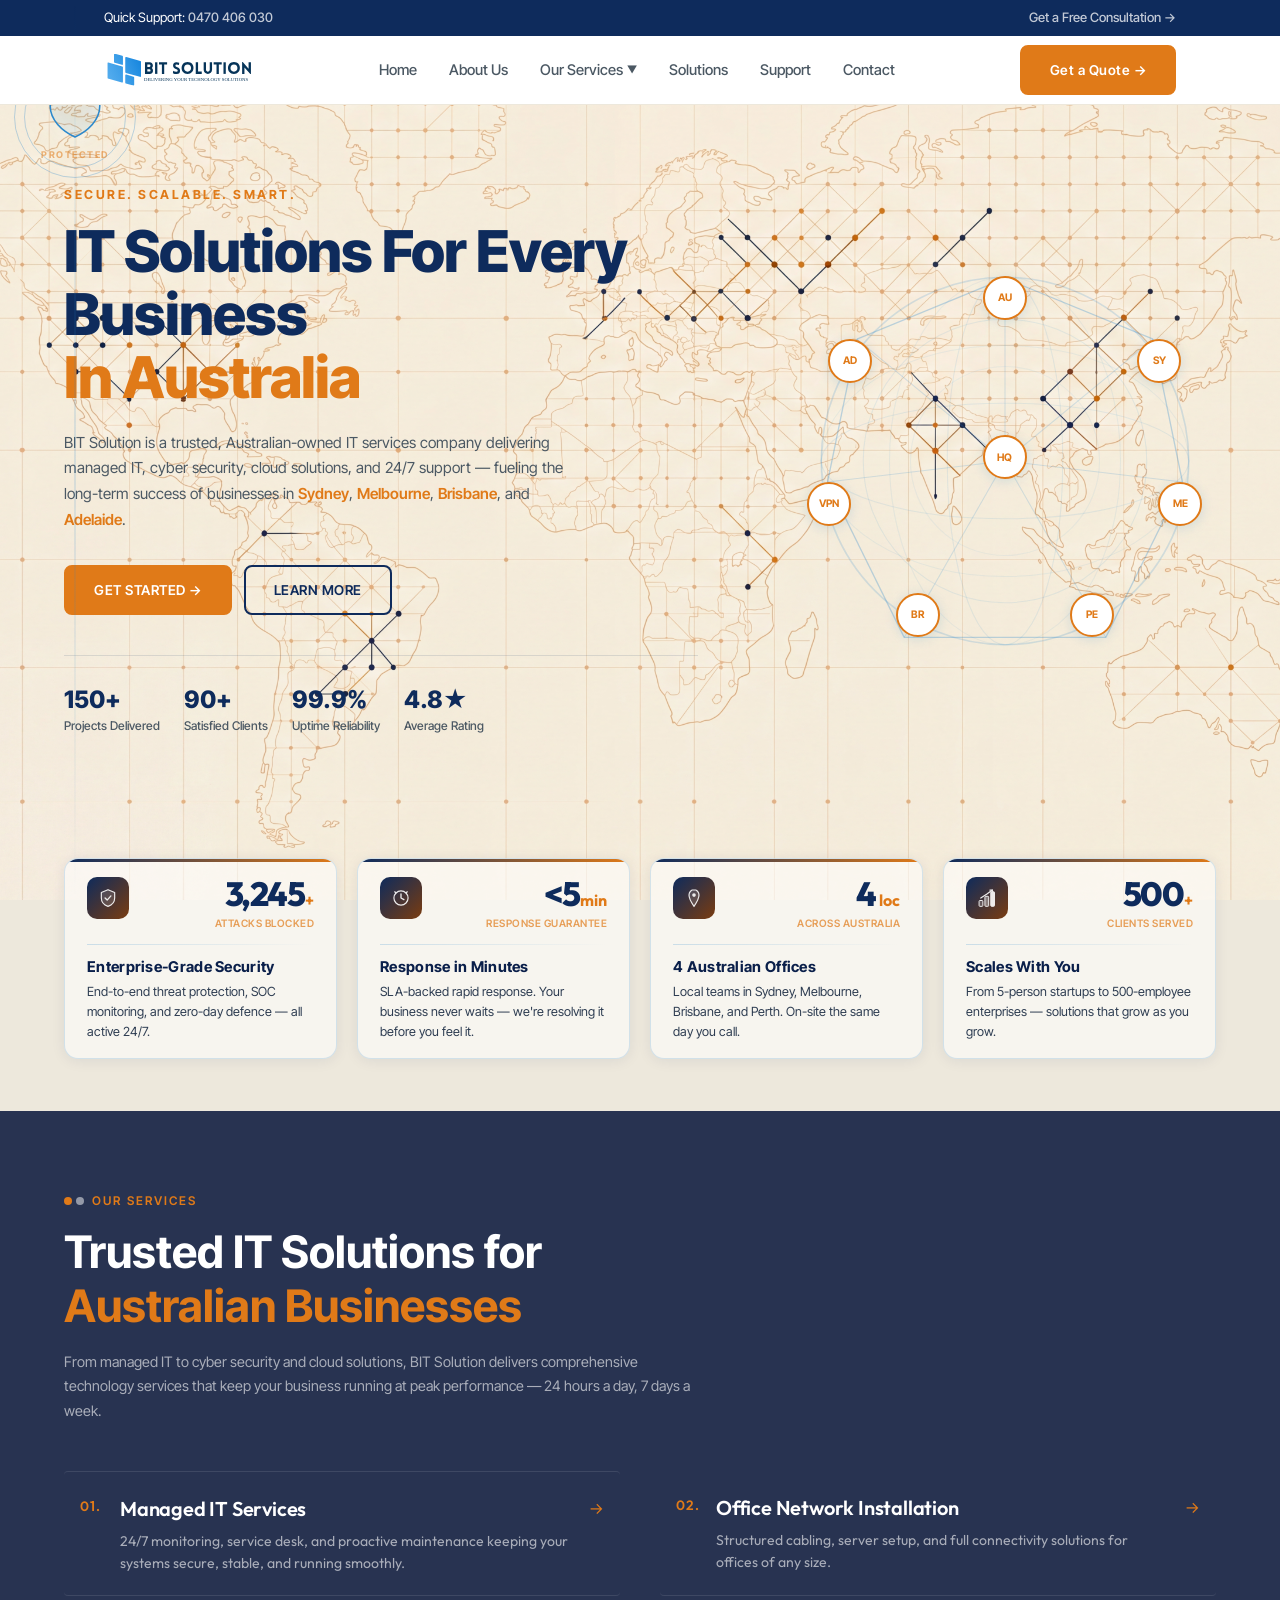
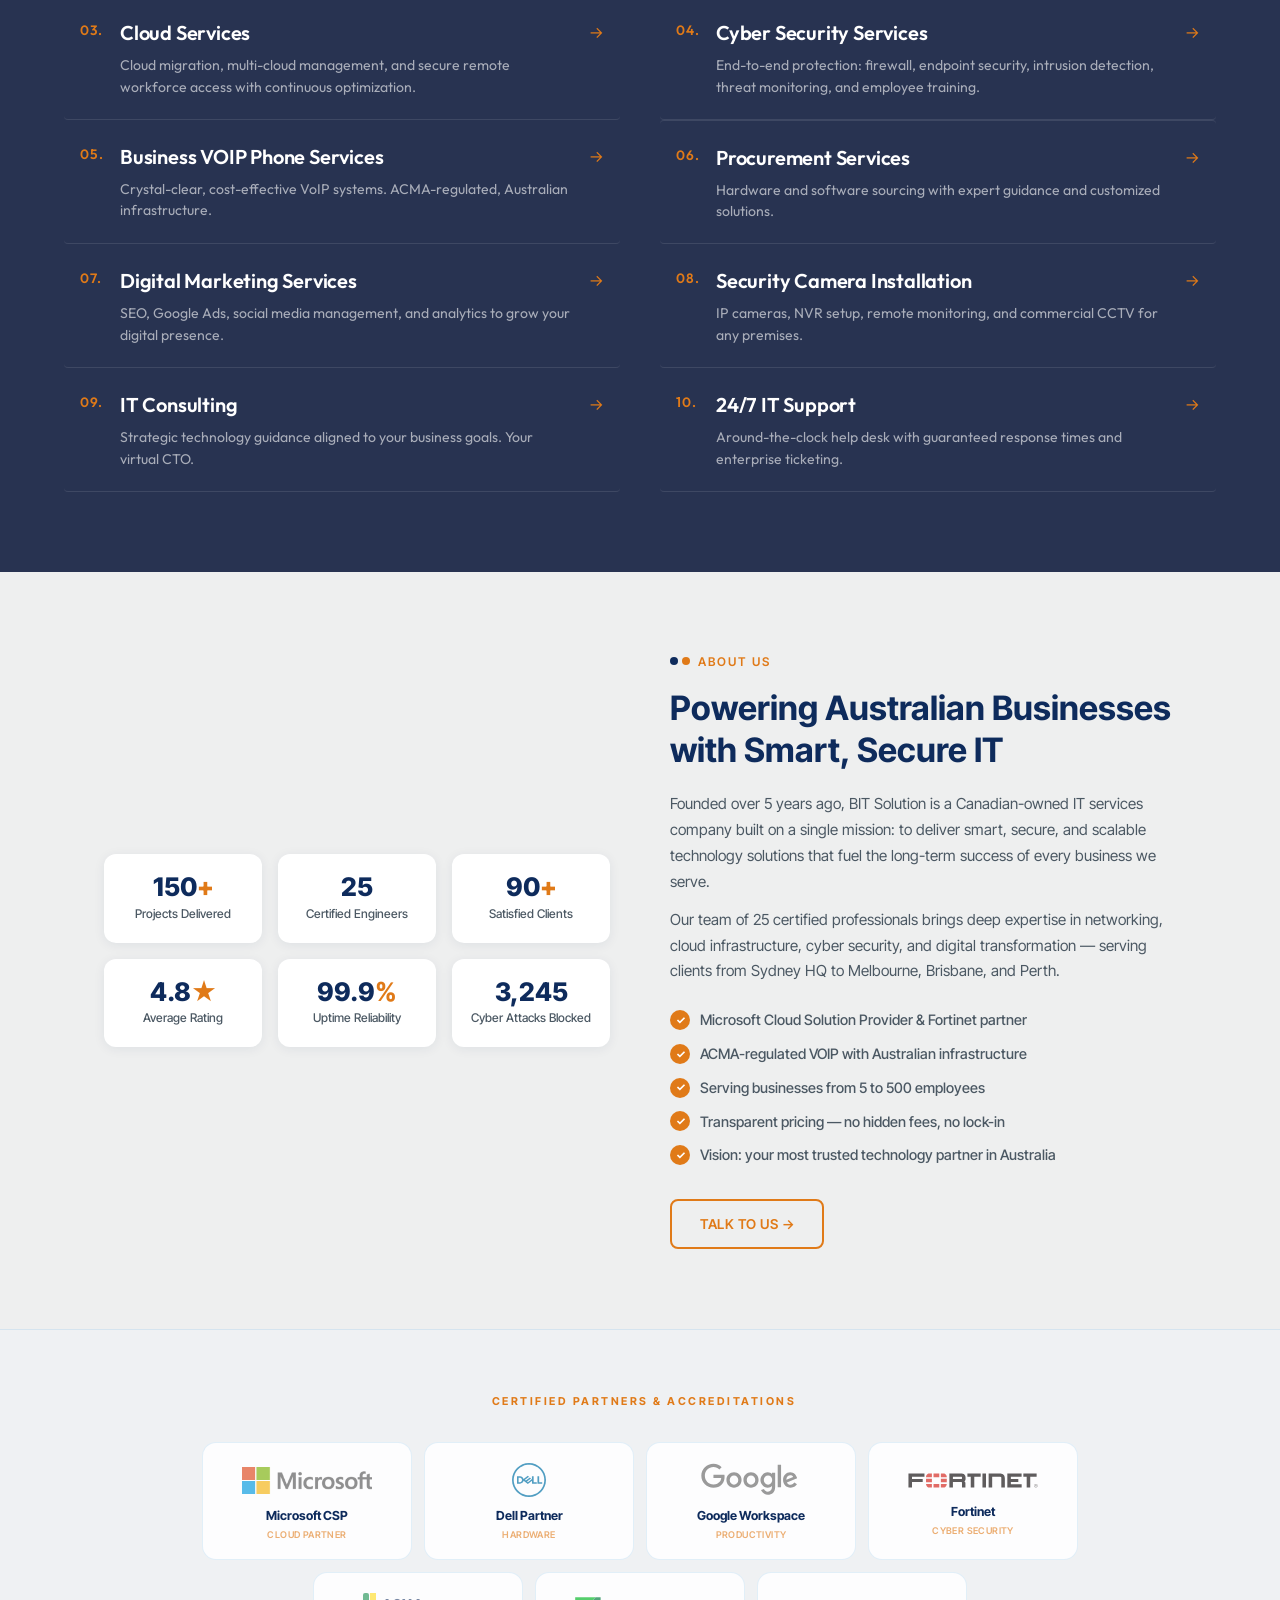
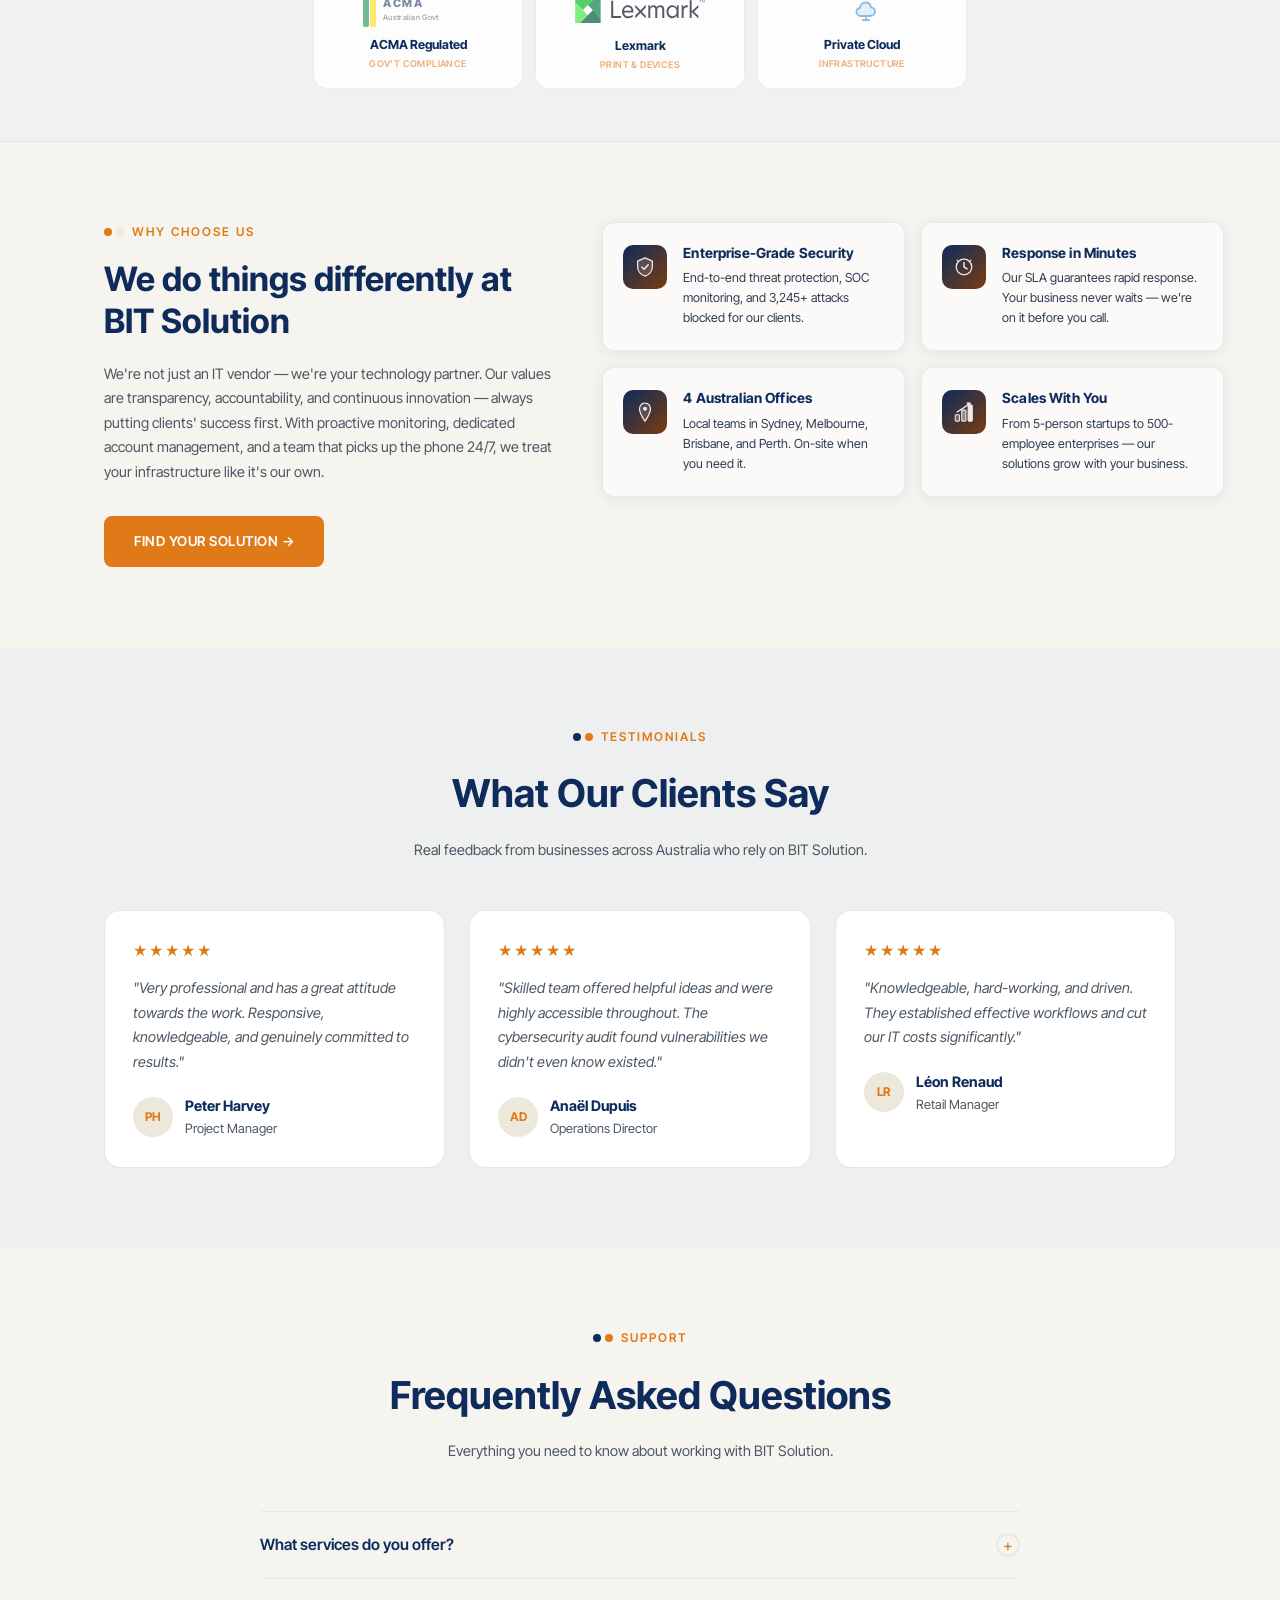
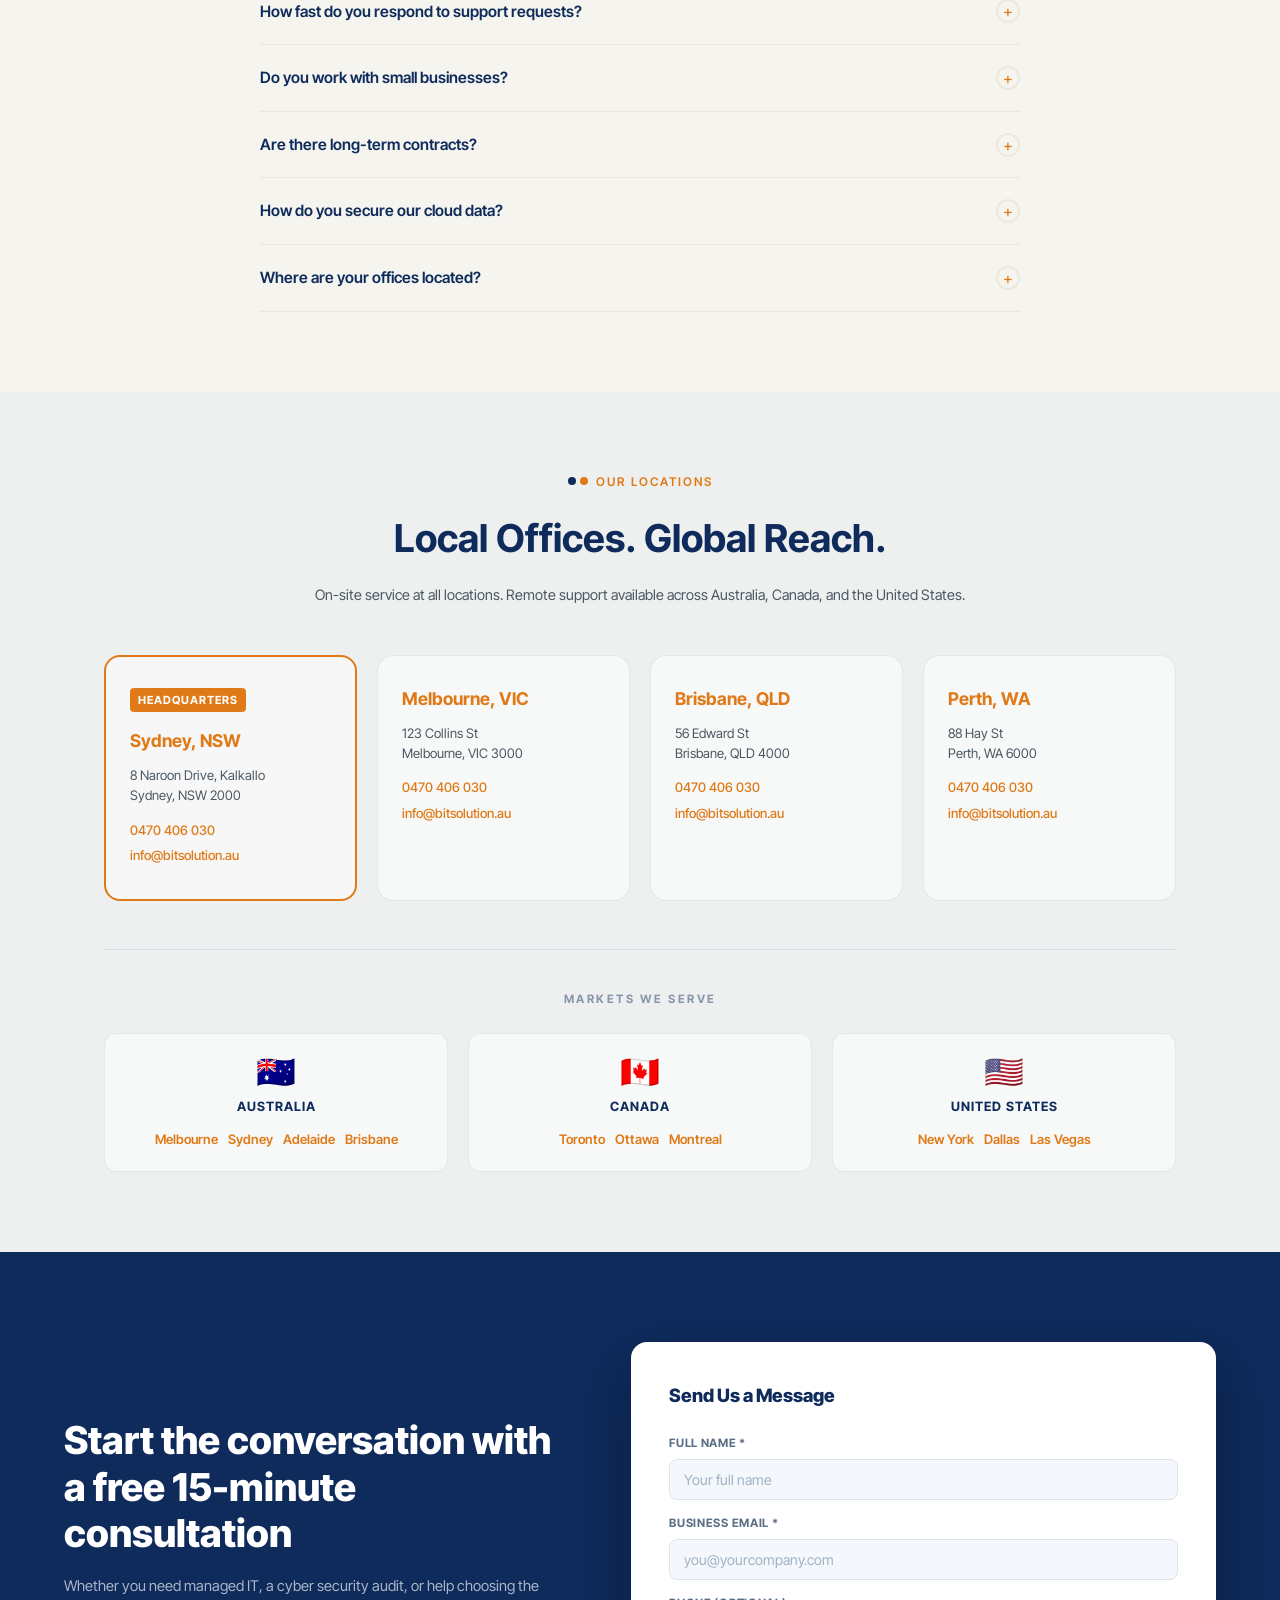
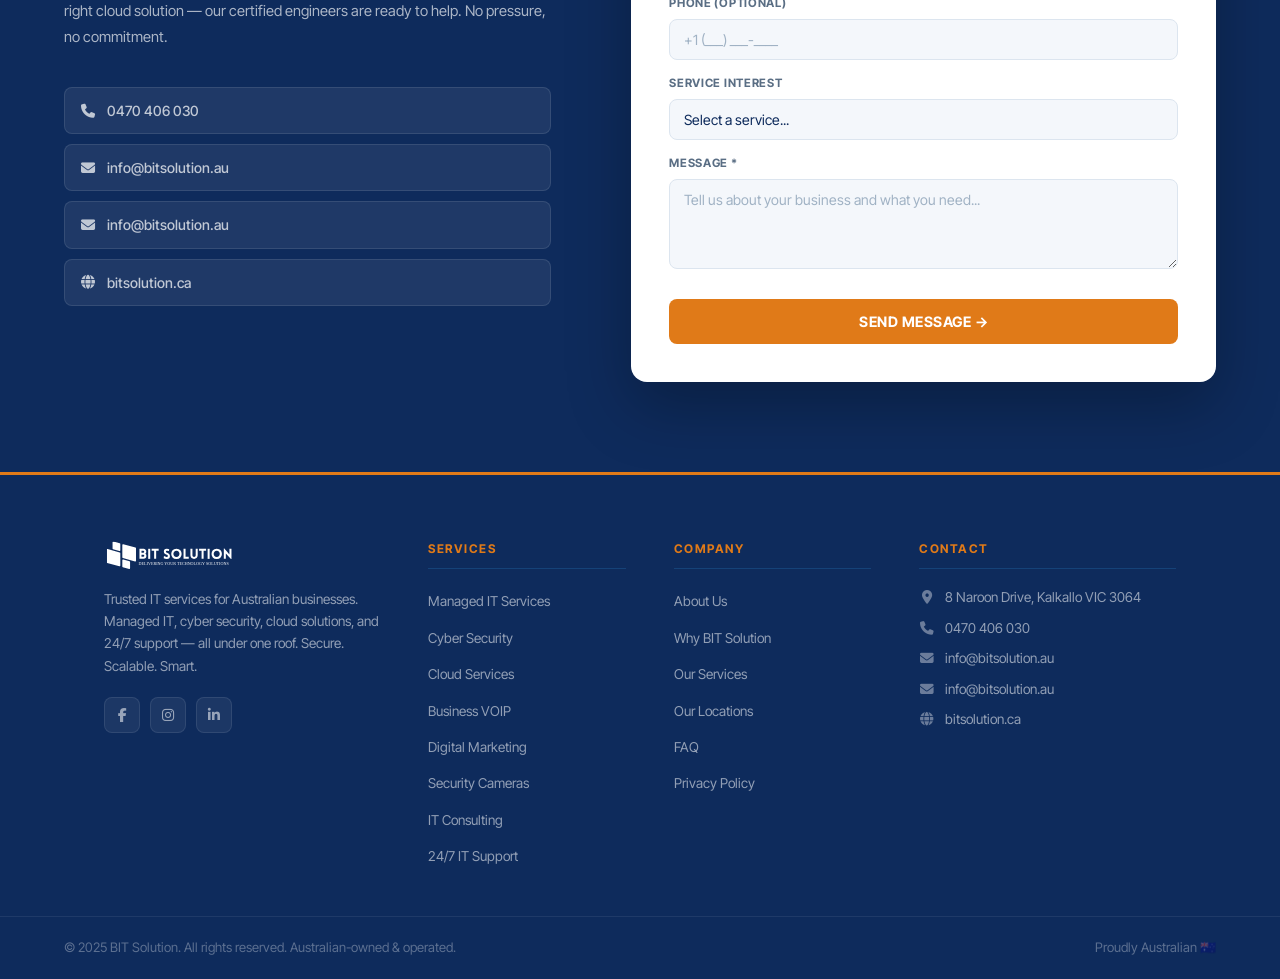
<file: index-orange.html>
﻿<!DOCTYPE html>
<html lang="en">
<head>
  <meta charset="UTF-8" />
  <meta name="viewport" content="width=device-width, initial-scale=1.0" />
  <title>BIT Solution — Secure. Scalable. Smart. IT Solutions for Australia</title>
  <meta name="description" content="BIT Solution is a trusted Australian IT services company delivering managed IT, cyber security, cloud solutions, VOIP, and 24/7 support for businesses in Sydney, Melbourne, Brisbane, and Perth." />
  <link rel="preconnect" href="https://fonts.googleapis.com" />
  <link rel="preconnect" href="https://fonts.gstatic.com" crossorigin />
  <link href="https://fonts.googleapis.com/css2?family=Inter+Tight:wght@400;500;600;700;800&family=Outfit:wght@400;500;600;700;800&display=swap" rel="stylesheet" />
  <link rel="stylesheet" href="https://cdnjs.cloudflare.com/ajax/libs/font-awesome/6.5.1/css/all.min.css" />
  <style>
    /* ============================================================
       RESET & TOKENS
    ============================================================ */
    *, *::before, *::after { box-sizing: border-box; margin: 0; padding: 0; }

    :root {
      --blue:      #E07A18;
      --navy:      #0E2B5C;
      --light-bg:  #EDE8DC;
      --white:     #FFFFFF;
      --body-text: #4B5863;
      --dark-text: #575A5F;
      --heading:   #0E2B5C;
    }

    html { scroll-behavior: smooth; }

    body {
      font-family: 'Inter Tight', sans-serif;
      color: var(--body-text);
      background: var(--light-bg) url('bg-hero-orange.jpg') center top / cover fixed;
      line-height: 1.65;
      overflow-x: hidden;
    }

    a { text-decoration: none; color: inherit; }
    ul { list-style: none; }
    img { display: block; max-width: 100%; }

    .container {
      max-width: 1200px;
      margin: 0 auto;
      padding: 0 5%;
    }

    /* ============================================================
       REVEAL ANIMATIONS
    ============================================================ */
    .reveal {
      opacity: 0;
      transform: translateY(20px);
      transition: opacity 0.45s ease, transform 0.45s ease;
    }
    .reveal.visible {
      opacity: 1;
      transform: translateY(0);
    }
    .reveal-delay-1 { transition-delay: 0.08s; }
    .reveal-delay-2 { transition-delay: 0.16s; }
    .reveal-delay-3 { transition-delay: 0.24s; }
    .reveal-delay-4 { transition-delay: 0.32s; }

    /* ============================================================
       SECTION LABEL (two dots + caps text)
    ============================================================ */
    .section-label {
      display: flex;
      align-items: center;
      gap: 8px;
      font-size: 0.75rem;
      font-weight: 600;
      letter-spacing: 2px;
      color: var(--blue);
      text-transform: uppercase;
      margin-bottom: 16px;
    }
    .section-label .dots {
      display: flex;
      gap: 4px;
    }
    .section-label .dot {
      width: 8px;
      height: 8px;
      border-radius: 50%;
      background: var(--blue);
    }
    .section-label .dot:first-child {
      background: var(--navy);
    }

    /* ============================================================
       BUTTONS
    ============================================================ */
    .btn-primary {
      display: inline-flex;
      align-items: center;
      gap: 6px;
      background: var(--blue);
      color: var(--white);
      font-family: 'Inter Tight', sans-serif;
      font-size: 0.85rem;
      font-weight: 600;
      letter-spacing: 0.5px;
      padding: 12px 28px;
      border-radius: 8px;
      border: 2px solid var(--blue);
      cursor: pointer;
      transition: background 0.2s, transform 0.15s;
    }
    .btn-primary:hover { background: #2278b5; border-color: #2278b5; transform: translateY(-1px); }

    .btn-outline {
      display: inline-flex;
      align-items: center;
      gap: 6px;
      background: transparent;
      color: var(--navy);
      font-family: 'Inter Tight', sans-serif;
      font-size: 0.85rem;
      font-weight: 600;
      letter-spacing: 0.5px;
      padding: 12px 28px;
      border-radius: 8px;
      border: 2px solid var(--navy);
      cursor: pointer;
      transition: background 0.2s, color 0.2s, transform 0.15s;
    }
    .btn-outline:hover { background: var(--navy); color: var(--white); transform: translateY(-1px); }

    .btn-outline-blue {
      display: inline-flex;
      align-items: center;
      gap: 6px;
      background: transparent;
      color: var(--blue);
      font-family: 'Inter Tight', sans-serif;
      font-size: 0.85rem;
      font-weight: 600;
      letter-spacing: 0.5px;
      padding: 12px 28px;
      border-radius: 8px;
      border: 2px solid var(--blue);
      cursor: pointer;
      transition: background 0.2s, color 0.2s, transform 0.15s;
    }
    .btn-outline-blue:hover { background: var(--blue); color: var(--white); transform: translateY(-1px); }

    .btn-white {
      display: inline-flex;
      align-items: center;
      gap: 6px;
      background: var(--white);
      color: var(--blue);
      font-family: 'Inter Tight', sans-serif;
      font-size: 0.85rem;
      font-weight: 600;
      letter-spacing: 0.5px;
      padding: 12px 28px;
      border-radius: 8px;
      border: 2px solid var(--white);
      cursor: pointer;
      transition: background 0.2s, color 0.2s, transform 0.15s;
    }
    .btn-white:hover { background: transparent; color: var(--white); transform: translateY(-1px); }

    .btn-white-outline {
      display: inline-flex;
      align-items: center;
      gap: 6px;
      background: transparent;
      color: var(--white);
      font-family: 'Inter Tight', sans-serif;
      font-size: 0.85rem;
      font-weight: 600;
      letter-spacing: 0.5px;
      padding: 12px 28px;
      border-radius: 8px;
      border: 2px solid rgba(255,255,255,0.7);
      cursor: pointer;
      transition: background 0.2s, border-color 0.2s, transform 0.15s;
    }
    .btn-white-outline:hover { border-color: var(--white); background: rgba(255,255,255,0.1); transform: translateY(-1px); }

    /* ============================================================
       1. TOP UTILITY BAR
    ============================================================ */
    .utility-bar {
      background: var(--navy);
      color: var(--white);
      font-size: 13px;
      font-weight: 400;
      height: 36px;
      display: flex;
      align-items: center;
    }
    .utility-bar .container {
      display: flex;
      justify-content: space-between;
      align-items: center;
      width: 100%;
    }
    .utility-bar a {
      color: rgba(255,255,255,0.75);
      font-weight: 500;
      transition: color 0.15s;
    }
    .utility-bar a:hover { color: var(--white); }

    /* ============================================================
       2. NAVIGATION
    ============================================================ */
    .nav {
      background: var(--white);
      border-bottom: 1px solid var(--light-bg);
      position: sticky;
      top: 0;
      z-index: 100;
      transition: box-shadow 0.25s;
    }
    .nav.scrolled {
      box-shadow: 0 2px 16px rgba(14,43,92,0.10);
    }
    .nav .container {
      display: flex;
      align-items: center;
      justify-content: space-between;
      height: 68px;
    }

    /* Logo */
    .nav-logo {
      display: flex;
      align-items: center;
      gap: 10px;
      text-decoration: none;
    }

    /* Nav links */
    .nav-links {
      display: flex;
      align-items: center;
      gap: 32px;
    }
    .nav-links > a,
    .nav-links > .nav-dropdown-wrap > a {
      font-size: 0.92rem;
      font-weight: 500;
      color: var(--body-text);
      transition: color 0.15s;
      position: relative;
    }
    .nav-links > a::after,
    .nav-links > .nav-dropdown-wrap > a::after {
      content: '';
      position: absolute;
      bottom: -4px;
      left: 0;
      width: 0;
      height: 2px;
      background: var(--blue);
      transition: width 0.2s;
    }
    .nav-links > a:hover,
    .nav-links > .nav-dropdown-wrap > a:hover { color: var(--blue); }
    .nav-links > a:hover::after,
    .nav-links > .nav-dropdown-wrap > a:hover::after { width: 100%; }
    .nav-links > a.active,
    .nav-links > .nav-dropdown-wrap > a.active { color: var(--blue); }
    .nav-links > a.active::after,
    .nav-links > .nav-dropdown-wrap > a.active::after { width: 100%; }

    /* Services dropdown */
    .nav-dropdown-wrap {
      position: relative;
    }
    .nav-dropdown-wrap > a {
      display: flex;
      align-items: center;
      gap: 4px;
      cursor: pointer;
    }
    .nav-dropdown-wrap > a .chevron {
      font-size: 0.65rem;
      transition: transform 0.2s;
      line-height: 1;
    }
    .nav-dropdown-wrap:hover > a .chevron { transform: rotate(180deg); }

    .nav-dropdown {
      position: absolute;
      top: calc(100% + 14px);
      left: 50%;
      transform: translateX(-50%);
      background: var(--white);
      border: 1px solid var(--light-bg);
      border-radius: 8px;
      box-shadow: 0 8px 32px rgba(14,43,92,0.13);
      min-width: 240px;
      padding: 8px 0;
      opacity: 0;
      pointer-events: none;
      transition: opacity 0.18s, transform 0.18s;
      transform: translateX(-50%) translateY(-6px);
    }
    .nav-dropdown-wrap:hover .nav-dropdown {
      opacity: 1;
      pointer-events: auto;
      transform: translateX(-50%) translateY(0);
    }
    .nav-dropdown a {
      display: block;
      padding: 9px 20px;
      font-size: 0.875rem;
      font-weight: 500;
      color: var(--navy);
      transition: background 0.15s, color 0.15s;
    }
    .nav-dropdown a:hover {
      background: var(--light-bg);
      color: var(--blue);
    }

    /* Hamburger */
    .nav-hamburger {
      display: none;
      flex-direction: column;
      gap: 5px;
      cursor: pointer;
      padding: 4px;
      background: none;
      border: none;
    }
    .nav-hamburger span {
      display: block;
      width: 24px;
      height: 2px;
      background: var(--navy);
      border-radius: 2px;
      transition: all 0.25s;
    }
    .nav-hamburger.open span:nth-child(1) { transform: translateY(7px) rotate(45deg); }
    .nav-hamburger.open span:nth-child(2) { opacity: 0; }
    .nav-hamburger.open span:nth-child(3) { transform: translateY(-7px) rotate(-45deg); }

    /* Mobile menu */
    .nav-mobile {
      display: none;
      background: var(--white);
      border-bottom: 1px solid var(--light-bg);
      padding: 20px 5%;
    }
    .nav-mobile.open { display: flex; flex-direction: column; gap: 16px; }
    .nav-mobile a {
      font-size: 0.95rem;
      font-weight: 500;
      color: var(--body-text);
      padding: 8px 0;
      border-bottom: 1px solid var(--light-bg);
      transition: color 0.15s;
    }
    .nav-mobile a:hover { color: var(--blue); }
    .nav-mobile .btn-primary { width: fit-content; border-bottom: none; }
    .nav-mobile .mobile-services-label {
      font-size: 0.75rem;
      font-weight: 700;
      color: var(--blue);
      text-transform: uppercase;
      letter-spacing: 1.5px;
      padding: 4px 0 2px;
      border-bottom: none;
    }
    .nav-mobile .mobile-service-link {
      padding-left: 12px;
      font-size: 0.88rem;
      color: var(--body-text);
    }

    /* ============================================================
       3. HERO
    ============================================================ */
    .hero {
      background: transparent;
      padding: 80px 5% 70px;
      overflow: hidden;
    }
    .hero .container {
      display: grid;
      grid-template-columns: 55% 45%;
      align-items: center;
      gap: 48px;
      max-width: 1400px;
      padding: 0;
    }

    .hero-content {}

    .hero-eyebrow {
      font-size: 0.78rem;
      font-weight: 700;
      letter-spacing: 2.5px;
      color: var(--blue);
      text-transform: uppercase;
      margin-bottom: 14px;
    }

    .hero-h1 {
      font-size: clamp(2.4rem, 4.5vw, 3.8rem);
      font-weight: 800;
      color: var(--navy);
      line-height: 1.1;
      letter-spacing: -1px;
      margin-bottom: 20px;
    }
    .hero-h1 .accent { color: var(--blue); display: block; }

    .hero-body {
      font-size: 0.95rem;
      color: var(--body-text);
      max-width: 520px;
      margin-bottom: 32px;
      line-height: 1.7;
    }

    .hero-cta {
      display: flex;
      flex-wrap: wrap;
      gap: 12px;
    }

    /* Stats strip below hero CTA */
    .hero-stats {
      display: flex;
      flex-wrap: wrap;
      gap: 24px;
      margin-top: 40px;
      padding-top: 32px;
      border-top: 1px solid rgba(14,43,92,0.12);
    }
    .hero-stat-item {}
    .hero-stat-num {
      font-size: 1.5rem;
      font-weight: 800;
      color: var(--navy);
      line-height: 1;
    }
    .hero-stat-label {
      font-size: 0.75rem;
      font-weight: 500;
      color: var(--body-text);
      margin-top: 4px;
    }

    /* -------- Globe Visual -------- */
    .hero-globe {
      position: relative;
      display: flex;
      align-items: center;
      justify-content: center;
      width: 100%;
      aspect-ratio: 1;
      max-width: 420px;
      margin: 0 auto;
    }

    .globe-svg {
      position: absolute;
      inset: 0;
      width: 100%;
      height: 100%;
    }

    /* Network node circles */
    .globe-node {
      position: absolute;
      width: 44px;
      height: 44px;
      border-radius: 50%;
      background: var(--white);
      border: 2px solid var(--blue);
      display: flex;
      align-items: center;
      justify-content: center;
      font-size: 0.65rem;
      font-weight: 700;
      color: var(--blue);
      z-index: 2;
      box-shadow: 0 2px 12px rgba(43,136,204,0.18);
    }

    /* No pulse — nodes are static */

    /* Globe tooltip */
    .globe-tooltip {
      position: absolute;
      background: rgba(14,43,92,0.93);
      color: #e8f2ff;
      border-radius: 10px;
      padding: 10px 14px;
      font-size: 0.78rem;
      font-family: 'Inter Tight', sans-serif;
      pointer-events: none;
      opacity: 0;
      transition: opacity 0.18s ease, transform 0.18s ease;
      z-index: 20;
      white-space: nowrap;
      box-shadow: 0 4px 20px rgba(43,136,204,0.3);
      border: 1px solid rgba(43,136,204,0.35);
    }
    .globe-tooltip.visible { opacity: 1; }
    .globe-tooltip strong {
      display: block;
      font-size: 0.82rem;
      font-weight: 700;
      color: #5BBDFF;
      margin-bottom: 3px;
    }
    .globe-tooltip .pin-hint {
      font-size: 0.68rem;
      opacity: 0.5;
      margin-top: 4px;
    }

    /* Node hover / pinned */
    .globe-node.hovered,
    .globe-node.pinned {
      background: var(--blue) !important;
      color: #fff !important;
      outline: 3px solid rgba(91,189,255,0.55);
      outline-offset: 3px;
      box-shadow: 0 0 22px rgba(43,136,204,0.6), 0 4px 16px rgba(43,136,204,0.4) !important;
      animation: none !important;
      z-index: 5;
    }

    /* Active line glow */
    .globe-line.active-line {
      stroke-opacity: 0.85 !important;
      stroke-width: 2.2 !important;
    }
    .globe-line.dim-line {
      stroke-opacity: 0.05 !important;
    }

    /* Node positions */
    .globe-node[data-i="0"]  { top: 6%;  left: 50%; transform: translateX(-50%); }
    .globe-node[data-i="1"]  { top: 21%; right: 8%; }
    .globe-node[data-i="2"]  { top: 55%; right: 3%; }
    .globe-node[data-i="3"]  { bottom: 8%; right: 24%; }
    .globe-node[data-i="4"]  { bottom: 8%; left: 24%; }
    .globe-node[data-i="5"]  { top: 55%; left: 3%; }
    .globe-node[data-i="6"]  { top: 21%; left: 8%; }
    .globe-node[data-i="7"]  { top: 44%; left: 50%; transform: translateX(-50%); }

    /* ============================================================
       4. FEATURE CARDS STRIP
    ============================================================ */
    .features {
      background: transparent;
      padding: 52px 5%;
    }
    .features .container {
      display: grid;
      grid-template-columns: repeat(4, 1fr);
      gap: 20px;
      max-width: 1400px;
      padding: 0;
    }

    .feature-card {
      background: rgba(255,255,255,0.55);
      border: 1px solid rgba(43,136,204,0.18);
      border-radius: 14px;
      padding: 18px 22px 16px;
      transition: border-color 0.25s ease, box-shadow 0.25s ease, transform 0.25s ease;
      cursor: default;
      display: flex;
      flex-direction: column;
      position: relative;
      overflow: hidden;
      box-shadow: 0 2px 14px rgba(14,43,92,0.08);
    }
    .feature-card::before {
      content: '';
      position: absolute;
      top: 0; left: 0; right: 0;
      height: 3px;
      background: linear-gradient(90deg, var(--navy), var(--blue));
      border-radius: 16px 16px 0 0;
    }
    .feature-card:hover {
      border-color: rgba(43,136,204,0.38);
      box-shadow: 0 8px 32px rgba(14,43,92,0.14);
      transform: translateY(-4px);
    }

    /* Icon + metric row */
    .fc-top {
      display: flex;
      align-items: flex-start;
      justify-content: space-between;
      gap: 12px;
      margin-bottom: 12px;
    }
    .fc-icon {
      width: 42px;
      height: 42px;
      border-radius: 10px;
      background: linear-gradient(135deg, var(--navy) 0%, #7A3C10 100%);
      display: flex;
      align-items: center;
      justify-content: center;
      flex-shrink: 0;
      transition: opacity 0.25s ease;
    }
    .feature-card:hover .fc-icon { opacity: 0.85; }
    .fc-icon svg { width: 20px; height: 20px; filter: brightness(0) invert(1); opacity: 0.9; }

    .fc-metric { text-align: right; }
    .fc-num {
      font-family: 'Outfit', sans-serif;
      font-size: 2.1rem;
      font-weight: 800;
      color: var(--navy);
      line-height: 1;
      letter-spacing: -1.5px;
    }
    .fc-unit {
      font-size: 1rem;
      font-weight: 700;
      color: var(--blue);
      letter-spacing: 0;
      margin-left: 1px;
    }
    .fc-tag {
      font-size: 0.64rem;
      font-weight: 600;
      color: var(--blue);
      letter-spacing: 0.5px;
      opacity: 0.7;
      margin-top: 4px;
      text-transform: uppercase;
    }

    .fc-divider {
      height: 1px;
      background: linear-gradient(to right, rgba(43,136,204,0.22), transparent);
      margin-bottom: 12px;
    }

    .feature-card h4 {
      font-size: 0.93rem;
      font-weight: 700;
      color: #0a1f4a;
      margin-bottom: 5px;
      letter-spacing: 0.3px;
      line-height: 1.35;
    }
    .feature-card p {
      font-size: 0.79rem;
      color: #2e3d52;
      line-height: 1.58;
      flex: 1;
    }

    /* ============================================================
       5. SERVICES SECTION
    ============================================================ */
    .services {
      background: rgba(13,27,62,0.88);
      padding: 80px 5%;
    }
    .services-inner {
      max-width: 1200px;
      margin: 0 auto;
    }

    .services-header {
      margin-bottom: 48px;
    }
    .services-header .section-label .dot { background: rgba(255,255,255,0.5); }
    .services-header .section-label .dot:first-child { background: var(--blue); }
    .services-header .section-label { color: var(--blue); }

    .services-h2 {
      font-size: clamp(1.8rem, 3.5vw, 2.8rem);
      font-weight: 700;
      color: var(--white);
      line-height: 1.2;
      margin-bottom: 16px;
    }
    .services-h2 .accent { color: var(--blue); display: block; }

    .services-body {
      font-size: 0.9rem;
      color: rgba(255,255,255,0.6);
      max-width: 640px;
      line-height: 1.7;
    }

    .services-list {
      display: grid;
      grid-template-columns: 1fr 1fr;
      gap: 0 40px;
    }

    .service-row {
      display: flex;
      align-items: flex-start;
      padding: 20px 16px;
      border-bottom: 1px solid rgba(255,255,255,0.1);
      border-radius: 4px;
      transition: background 0.15s;
      cursor: default;
    }
    .service-row:first-child,
    .service-row:nth-child(6) { border-top: 1px solid rgba(255,255,255,0.1); }
    .service-row:hover { background: rgba(43,136,204,0.08); }
    .service-row:hover .service-num,
    .service-row:hover .service-arrow { color: #5AAFDF; }

    .service-num {
      font-size: 0.85rem;
      font-weight: 600;
      color: var(--blue);
      font-family: 'Outfit', sans-serif;
      letter-spacing: 1px;
      width: 40px;
      flex-shrink: 0;
      padding-top: 3px;
      transition: color 0.15s;
    }
    .service-info {
      flex: 1;
    }
    .service-name {
      font-size: 1.25rem;
      font-weight: 600;
      font-family: 'Outfit', sans-serif;
      color: var(--white);
      margin-bottom: 6px;
      letter-spacing: -0.2px;
    }
    .service-desc {
      font-size: 0.88rem;
      font-family: 'Outfit', sans-serif;
      color: rgba(255,255,255,0.6);
      line-height: 1.55;
    }
    .service-arrow {
      color: var(--blue);
      font-size: 1rem;
      transition: color 0.15s, transform 0.15s;
      padding-top: 3px;
      flex-shrink: 0;
      margin-left: 16px;
    }
    .service-row:hover .service-arrow { transform: translateX(4px); }

    /* ============================================================
       6. ABOUT SECTION
    ============================================================ */
    .about {
      background: rgba(240,246,255,0.55);
      padding: 80px 0;
    }
    .about .container {
      display: grid;
      grid-template-columns: 1fr 1fr;
      gap: 60px;
      align-items: center;
    }

    /* Stats grid inside about */
    .about-stats-grid {
      display: grid;
      grid-template-columns: repeat(3, 1fr);
      gap: 16px;
      margin-bottom: 0;
    }
    .about-stat-card {
      background: var(--white);
      border-radius: 12px;
      padding: 20px 16px;
      text-align: center;
      box-shadow: 0 2px 12px rgba(14,43,92,0.07);
    }
    .about-stat-num {
      font-size: 1.6rem;
      font-weight: 800;
      color: var(--navy);
      line-height: 1;
      margin-bottom: 6px;
    }
    .about-stat-num span {
      color: var(--blue);
    }
    .about-stat-label {
      font-size: 0.75rem;
      font-weight: 500;
      color: var(--body-text);
      line-height: 1.4;
    }

    .about-content {}

    .about-h2 {
      font-size: clamp(1.5rem, 2.8vw, 2.1rem);
      font-weight: 700;
      color: var(--navy);
      line-height: 1.25;
      margin-bottom: 20px;
    }
    .about-body {
      font-size: 0.95rem;
      color: var(--body-text);
      line-height: 1.7;
      margin-bottom: 12px;
    }

    .about-checklist {
      margin: 24px 0 32px;
      display: flex;
      flex-direction: column;
      gap: 10px;
    }
    .about-check {
      display: flex;
      align-items: center;
      gap: 10px;
      font-size: 0.9rem;
      color: var(--body-text);
      font-weight: 500;
    }
    .about-check::before {
      content: '✓';
      width: 20px;
      height: 20px;
      background: var(--blue);
      color: var(--white);
      border-radius: 50%;
      display: flex;
      align-items: center;
      justify-content: center;
      font-size: 0.7rem;
      font-weight: 700;
      flex-shrink: 0;
    }

    /* ============================================================
       7. PARTNER LOGOS STRIP
    ============================================================ */
    .partners {
      background: rgba(240,246,255,0.68);
      padding: 52px 5%;
      border-top: 1.5px solid rgba(43,136,204,0.13);
      border-bottom: 1.5px solid rgba(43,136,204,0.13);
    }
    .partners-header {
      text-align: center;
      margin-bottom: 32px;
    }
    .partners-label {
      display: inline-flex;
      align-items: center;
      gap: 8px;
      font-size: 0.68rem;
      font-weight: 700;
      letter-spacing: 2.5px;
      color: var(--blue);
      text-transform: uppercase;
    }
    .partners-inner {
      max-width: 920px;
      margin: 0 auto;
      display: flex;
      flex-direction: column;
      gap: 12px;
    }
    .pb-row {
      display: flex;
      justify-content: center;
      gap: 12px;
    }
    .pb-row .partner-badge {
      flex: 1;
      max-width: 210px;
    }
    .partner-badge {
      display: flex;
      flex-direction: column;
      align-items: center;
      justify-content: center;
      gap: 0;
      background: rgba(255,255,255,0.85);
      border: 1px solid rgba(43,136,204,0.13);
      border-radius: 14px;
      padding: 20px 22px 16px;
      cursor: default;
      transition: border-color 0.22s ease, box-shadow 0.22s ease, transform 0.22s ease;
      min-width: 130px;
      text-align: center;
    }
    .partner-badge:hover {
      border-color: rgba(43,136,204,0.42);
      box-shadow: 0 6px 22px rgba(43,136,204,0.11);
      transform: translateY(-3px);
    }
    .pb-logo {
      height: 34px;
      max-width: 130px;
      width: auto;
      object-fit: contain;
      margin-bottom: 12px;
      opacity: 0.72;
      filter: grayscale(0.15);
      transition: opacity 0.22s ease, filter 0.22s ease;
    }
    .partner-badge:hover .pb-logo {
      opacity: 1;
      filter: grayscale(0) saturate(1.05);
    }
    .pb-logo-text {
      height: 32px;
      display: flex;
      align-items: center;
      justify-content: center;
      margin-bottom: 12px;
    }
    .pb-logo-text svg { height: 28px; width: auto; opacity: 0.55; transition: opacity 0.22s ease; }
    .partner-badge:hover .pb-logo-text svg { opacity: 1; }
    .pb-name {
      font-size: 0.78rem;
      font-weight: 700;
      color: var(--navy);
      white-space: nowrap;
      line-height: 1.2;
      margin-bottom: 3px;
    }
    .pb-cat {
      font-size: 0.58rem;
      font-weight: 600;
      color: var(--blue);
      opacity: 0.6;
      letter-spacing: 0.4px;
      text-transform: uppercase;
    }

    /* ============================================================
       8. WHY CHOOSE US
    ============================================================ */
    .why {
      background: rgba(255,255,255,0.55);
      padding: 80px 0;
    }
    .why .container {
      display: grid;
      grid-template-columns: 42% 58%;
      gap: 48px;
      align-items: start;
    }

    .why-content {}
    .why-h2 {
      font-size: clamp(1.5rem, 2.8vw, 2.1rem);
      font-weight: 700;
      color: var(--navy);
      line-height: 1.25;
      margin-bottom: 20px;
    }
    .why-body {
      font-size: 0.9rem;
      color: var(--body-text);
      line-height: 1.7;
      margin-bottom: 32px;
    }
    .why .section-label { color: var(--blue); }
    .why .section-label .dot { background: var(--light-bg); }
    .why .section-label .dot:first-child { background: var(--blue); }

    /* Why cards grid */
    .why-cards {
      display: grid;
      grid-template-columns: 1fr 1fr;
      gap: 16px;
    }
    .why-card {
      background: rgba(255,255,255,0.55);
      border-radius: 12px;
      padding: 22px 20px;
      border: 1px solid rgba(43,136,204,0.13);
      box-shadow: 0 2px 14px rgba(14,43,92,0.08);
      display: flex;
      flex-direction: row;
      align-items: flex-start;
      gap: 16px;
      transition: box-shadow 0.22s ease, transform 0.22s ease;
    }
    .why-card:hover {
      box-shadow: 0 6px 24px rgba(14,43,92,0.14);
      transform: translateY(-2px);
    }
    .why-card-icon {
      width: 44px;
      height: 44px;
      border-radius: 10px;
      background: linear-gradient(135deg, var(--navy) 0%, #7A3C10 100%);
      display: flex;
      align-items: center;
      justify-content: center;
      flex-shrink: 0;
    }
    .why-card-icon svg {
      width: 22px;
      height: 22px;
      filter: brightness(0) invert(1);
      opacity: 0.9;
    }
    .why-card-text {}
    .why-card h4 {
      font-size: 0.87rem;
      font-weight: 700;
      color: var(--navy);
      margin-bottom: 6px;
      letter-spacing: 0.15px;
      line-height: 1.25;
    }
    .why-card p {
      font-size: 0.78rem;
      color: #2e3d52;
      line-height: 1.6;
    }

    /* ============================================================
       9. TESTIMONIALS
    ============================================================ */
    .testimonials {
      background: rgba(240,246,255,0.55);
      padding: 80px 0;
    }
    .testimonials-header {
      text-align: center;
      margin-bottom: 48px;
    }
    .testimonials-header .section-label {
      justify-content: center;
    }
    .testimonials-h2 {
      font-size: clamp(1.6rem, 3vw, 2.4rem);
      font-weight: 700;
      color: var(--navy);
      margin-bottom: 12px;
    }
    .testimonials-sub {
      font-size: 0.9rem;
      color: var(--body-text);
    }

    .testimonials-grid {
      display: grid;
      grid-template-columns: repeat(3, 1fr);
      gap: 24px;
    }

    .testimonial-card {
      background: var(--white);
      border: 1px solid rgba(219,227,234,0.8);
      border-radius: 16px;
      padding: 28px;
      transition: box-shadow 0.2s, transform 0.2s;
    }
    .testimonial-card:hover {
      box-shadow: 0 8px 32px rgba(14,43,92,0.10);
      transform: translateY(-3px);
    }

    .testimonial-stars {
      color: var(--blue);
      font-size: 0.9rem;
      letter-spacing: 2px;
      margin-bottom: 14px;
    }
    .testimonial-quote {
      font-size: 0.9rem;
      color: var(--body-text);
      font-style: italic;
      line-height: 1.7;
      margin-bottom: 20px;
    }
    .testimonial-author {
      display: flex;
      align-items: center;
      gap: 12px;
    }
    .testimonial-avatar {
      width: 40px;
      height: 40px;
      border-radius: 50%;
      background: var(--light-bg);
      color: var(--blue);
      font-size: 0.75rem;
      font-weight: 700;
      display: flex;
      align-items: center;
      justify-content: center;
      flex-shrink: 0;
    }
    .testimonial-name {
      font-size: 0.9rem;
      font-weight: 700;
      color: var(--navy);
    }
    .testimonial-role {
      font-size: 0.8rem;
      color: var(--body-text);
    }

    /* ============================================================
       10. FAQ SECTION
    ============================================================ */
    .faq {
      background: rgba(255,255,255,0.55);
      padding: 80px 0;
    }
    .faq-header {
      text-align: center;
      margin-bottom: 48px;
    }
    .faq-header .section-label {
      justify-content: center;
    }
    .faq-h2 {
      font-size: clamp(1.6rem, 3vw, 2.4rem);
      font-weight: 700;
      color: var(--navy);
      margin-bottom: 12px;
    }
    .faq-sub {
      font-size: 0.9rem;
      color: var(--body-text);
    }

    .faq-list {
      max-width: 760px;
      margin: 0 auto;
    }
    .faq-item {
      border-bottom: 1px solid var(--light-bg);
    }
    .faq-item:first-child {
      border-top: 1px solid var(--light-bg);
    }
    .faq-question {
      display: flex;
      justify-content: space-between;
      align-items: center;
      gap: 16px;
      padding: 20px 0;
      cursor: pointer;
      font-size: 0.97rem;
      font-weight: 600;
      color: var(--navy);
      user-select: none;
      transition: color 0.15s;
    }
    .faq-question:hover { color: var(--blue); }
    .faq-icon {
      width: 24px;
      height: 24px;
      border-radius: 50%;
      border: 2px solid var(--light-bg);
      display: flex;
      align-items: center;
      justify-content: center;
      font-size: 1rem;
      color: var(--blue);
      flex-shrink: 0;
      transition: transform 0.25s, border-color 0.2s;
      font-weight: 400;
      line-height: 1;
    }
    .faq-item.open .faq-icon {
      transform: rotate(45deg);
      border-color: var(--blue);
    }
    .faq-answer {
      max-height: 0;
      overflow: hidden;
      transition: max-height 0.35s ease;
    }
    .faq-answer-inner {
      padding: 0 0 20px;
      font-size: 0.9rem;
      color: var(--body-text);
      line-height: 1.75;
    }

    /* ============================================================
       11. OFFICES SECTION
    ============================================================ */
    .offices {
      background: rgba(240,246,255,0.55);
      padding: 80px 0;
    }
    .offices-header {
      text-align: center;
      margin-bottom: 48px;
    }
    .offices-header .section-label {
      justify-content: center;
    }
    .offices-h2 {
      font-size: clamp(1.6rem, 3vw, 2.4rem);
      font-weight: 700;
      color: var(--navy);
      margin-bottom: 12px;
    }
    .offices-sub {
      font-size: 0.9rem;
      color: var(--body-text);
    }

    .offices-grid {
      display: grid;
      grid-template-columns: repeat(4, 1fr);
      gap: 20px;
    }

    /* Global markets strip */
    .global-markets {
      margin-top: 48px;
      padding-top: 40px;
      border-top: 1px solid rgba(43,136,204,0.15);
    }
    .global-markets-title {
      text-align: center;
      font-size: 0.72rem;
      font-weight: 700;
      color: var(--navy);
      opacity: 0.45;
      text-transform: uppercase;
      letter-spacing: 2.5px;
      margin-bottom: 24px;
    }
    .global-markets-grid {
      display: grid;
      grid-template-columns: repeat(3, 1fr);
      gap: 20px;
    }
    .market-country {
      text-align: center;
      padding: 22px 16px 20px;
      background: rgba(255,255,255,0.55);
      border-radius: 12px;
      border: 1px solid rgba(43,136,204,0.13);
    }
    .market-flag { font-size: 2rem; margin-bottom: 8px; line-height: 1; }
    .market-name {
      font-size: 0.8rem;
      font-weight: 700;
      color: var(--navy);
      text-transform: uppercase;
      letter-spacing: 1px;
      margin-bottom: 12px;
    }
    .market-cities {
      display: flex;
      flex-wrap: wrap;
      justify-content: center;
      gap: 6px 10px;
    }
    .market-cities span {
      font-size: 0.82rem;
      color: var(--blue);
      font-weight: 600;
    }
    .office-card {
      background: rgba(255,255,255,0.55);
      border-radius: 16px;
      padding: 28px 24px;
      border: 1px solid rgba(219,227,234,0.8);
      transition: box-shadow 0.2s, transform 0.2s;
    }
    .office-card:hover {
      box-shadow: 0 8px 28px rgba(14,43,92,0.10);
      transform: translateY(-3px);
    }
    .office-card.primary {
      border-color: var(--blue);
      border-width: 2px;
    }
    .office-badge {
      display: inline-block;
      font-size: 0.7rem;
      font-weight: 700;
      text-transform: uppercase;
      letter-spacing: 1px;
      color: var(--white);
      background: var(--blue);
      border-radius: 4px;
      padding: 3px 8px;
      margin-bottom: 14px;
    }
    .office-city {
      font-size: 1.1rem;
      font-weight: 700;
      color: var(--blue);
      margin-bottom: 10px;
    }
    .city-name {
      color: var(--blue);
      font-weight: 600;
    }
    .office-address {
      font-size: 0.82rem;
      color: var(--body-text);
      line-height: 1.55;
      margin-bottom: 14px;
    }
    .office-contact a {
      display: block;
      font-size: 0.82rem;
      font-weight: 500;
      color: var(--blue);
      margin-bottom: 4px;
      transition: color 0.15s;
    }
    .office-contact a:hover { color: var(--navy); }

    /* ============================================================
       12. CTA BAND / CONTACT FORM
    ============================================================ */
    .cta-band {
      background: var(--navy);
      padding: 90px 5%;
    }
    .cta-band-inner {
      max-width: 1200px;
      margin: 0 auto;
      display: grid;
      grid-template-columns: 1fr 1.2fr;
      gap: 80px;
      align-items: center;
    }
    .cta-text {}
    .cta-band h2 {
      font-size: clamp(1.8rem, 3vw, 2.5rem);
      font-weight: 800;
      color: var(--white);
      line-height: 1.2;
      margin-bottom: 18px;
    }
    .cta-band-tagline {
      font-size: 0.92rem;
      color: rgba(255,255,255,0.65);
      line-height: 1.75;
      margin-bottom: 36px;
    }
    .cta-direct {
      display: flex;
      flex-direction: column;
      gap: 10px;
    }
    .cta-direct a {
      display: flex;
      align-items: center;
      gap: 12px;
      font-size: 0.88rem;
      font-weight: 500;
      color: rgba(255,255,255,0.72);
      transition: color 0.15s, background 0.15s, border-color 0.15s;
      padding: 11px 16px;
      background: rgba(255,255,255,0.07);
      border-radius: 8px;
      border: 1px solid rgba(255,255,255,0.1);
      text-decoration: none;
    }
    .cta-direct a:hover {
      color: var(--white);
      background: rgba(43,136,204,0.22);
      border-color: rgba(43,136,204,0.4);
    }

    /* Contact form */
    .contact-form {
      background: #fff;
      border-radius: 16px;
      padding: 38px;
      box-shadow: 0 24px 64px rgba(0,0,0,0.28);
    }
    .contact-form h3 {
      font-size: 1.15rem;
      font-weight: 800;
      color: var(--navy);
      margin-bottom: 24px;
    }
    .form-row {
      margin-bottom: 14px;
    }
    .form-row label {
      display: block;
      font-size: 0.72rem;
      font-weight: 700;
      color: #5a6e84;
      margin-bottom: 6px;
      text-transform: uppercase;
      letter-spacing: 0.7px;
    }
    .form-row input,
    .form-row select,
    .form-row textarea {
      width: 100%;
      background: #f4f7fb;
      border: 1.5px solid #dce5ef;
      border-radius: 8px;
      padding: 11px 14px;
      font-family: 'Inter Tight', sans-serif;
      font-size: 0.88rem;
      color: var(--navy);
      outline: none;
      transition: border-color 0.2s, box-shadow 0.2s, background 0.2s;
      box-sizing: border-box;
    }
    .form-row input::placeholder,
    .form-row textarea::placeholder { color: #a0b2c4; }
    .form-row input:focus,
    .form-row select:focus,
    .form-row textarea:focus {
      border-color: var(--blue);
      box-shadow: 0 0 0 3px rgba(43,136,204,0.14);
      background: #fff;
    }
    .form-row textarea { resize: vertical; min-height: 90px; }
    .form-row select { appearance: none; cursor: pointer; }
    .form-submit {
      width: 100%;
      background: var(--blue);
      color: var(--white);
      font-family: 'Inter Tight', sans-serif;
      font-size: 0.9rem;
      font-weight: 700;
      letter-spacing: 0.5px;
      padding: 14px 24px;
      border-radius: 8px;
      border: none;
      cursor: pointer;
      transition: background 0.2s, transform 0.15s;
      margin-top: 8px;
    }
    .form-submit:hover { background: #1a77bb; transform: translateY(-1px); }

    /* ============================================================
       13. FOOTER
    ============================================================ */
    .footer {
      background: var(--navy);
      padding: 64px 0 0;
      border-top: 3px solid var(--blue);
    }
    .footer .container {
      display: grid;
      grid-template-columns: 1.4fr 1fr 1fr 1.3fr;
      gap: 48px;
      padding-bottom: 48px;
    }

    .footer-logo {
      display: flex;
      align-items: center;
      gap: 10px;
      margin-bottom: 16px;
    }
    .footer-tagline {
      font-size: 0.85rem;
      color: rgba(255,255,255,0.55);
      line-height: 1.65;
      margin-bottom: 20px;
    }

    /* Social icons */
    .footer-social {
      display: flex;
      gap: 10px;
      margin-top: 4px;
    }
    .footer-social a {
      width: 36px;
      height: 36px;
      background: rgba(255,255,255,0.06);
      border: 1px solid rgba(255,255,255,0.09);
      border-radius: 8px;
      display: flex;
      align-items: center;
      justify-content: center;
      transition: background 0.15s, border-color 0.15s;
      text-decoration: none;
    }
    .footer-social a i {
      font-size: 14px;
      color: rgba(255,255,255,0.55);
      transition: color 0.15s;
    }
    .footer-social a:hover { background: var(--blue); border-color: var(--blue); }
    .footer-social a:hover i { color: var(--white); }

    .footer-col h5 {
      font-size: 0.75rem;
      font-weight: 700;
      color: var(--blue);
      text-transform: uppercase;
      letter-spacing: 1.5px;
      margin-bottom: 18px;
      padding-bottom: 10px;
      border-bottom: 1px solid rgba(43,136,204,0.25);
    }
    .footer-col ul {
      display: flex;
      flex-direction: column;
      gap: 10px;
    }
    .footer-col ul li a {
      font-size: 0.85rem;
      color: rgba(255,255,255,0.55);
      transition: color 0.15s;
    }
    .footer-col ul li a:hover { color: var(--white); }

    .footer-contact-item {
      display: flex;
      gap: 10px;
      font-size: 0.85rem;
      color: rgba(255,255,255,0.55);
      margin-bottom: 10px;
      line-height: 1.5;
    }
    .footer-contact-item .icon { flex-shrink: 0; opacity: 0.7; width: 16px; text-align: center; }
    .footer-contact-item a {
      color: rgba(255,255,255,0.55);
      transition: color 0.15s;
    }
    .footer-contact-item a:hover { color: var(--white); }

    .footer-bottom {
      border-top: 1px solid rgba(255,255,255,0.07);
      padding: 20px 5%;
      display: flex;
      justify-content: space-between;
      align-items: center;
      font-size: 0.82rem;
      color: rgba(255,255,255,0.32);
      flex-wrap: wrap;
      gap: 8px;
    }

    /* ============================================================
       BACK TO TOP BUTTON
    ============================================================ */
    .back-to-top {
      position: fixed;
      bottom: 28px;
      right: 28px;
      width: 44px;
      height: 44px;
      background: var(--blue);
      color: var(--white);
      border-radius: 50%;
      border: none;
      font-size: 1.1rem;
      cursor: pointer;
      display: flex;
      align-items: center;
      justify-content: center;
      box-shadow: 0 4px 16px rgba(43,136,204,0.35);
      opacity: 0;
      pointer-events: none;
      transition: opacity 0.25s, transform 0.2s;
      z-index: 200;
    }
    .back-to-top.visible {
      opacity: 1;
      pointer-events: auto;
    }
    .back-to-top:hover { transform: translateY(-3px); }

    /* ============================================================
       RESPONSIVE
    ============================================================ */
    @media (max-width: 1024px) {
      .features .container { grid-template-columns: repeat(2, 1fr); }
      .testimonials-grid { grid-template-columns: repeat(2, 1fr); }
      .offices-grid { grid-template-columns: repeat(2, 1fr); }
      .cta-band-inner { grid-template-columns: 1fr; gap: 40px; }
    }

    @media (max-width: 768px) {
      .utility-bar .hide-mobile { display: none; }
      .nav-links, .nav-cta { display: none; }
      .nav-hamburger { display: flex; }

      .hero .container {
        grid-template-columns: 1fr;
        text-align: center;
      }
      .hero-body { max-width: 100%; }
      .hero-cta { justify-content: center; }
      .hero-globe { max-width: 320px; }
      .hero-stats { justify-content: center; }

      .features .container { grid-template-columns: 1fr; }
      .services-list { grid-template-columns: 1fr; }
      .service-row:nth-child(6) { border-top: none; }

      .about .container,
      .why .container {
        grid-template-columns: 1fr;
      }
      .about-stats-grid { grid-template-columns: repeat(3, 1fr); }
      .why-cards { grid-template-columns: repeat(2, 1fr); }

      .testimonials-grid { grid-template-columns: 1fr; }
      .offices-grid { grid-template-columns: 1fr 1fr; }

      .footer .container { grid-template-columns: 1fr 1fr; }
    }

    @media (max-width: 480px) {
      .footer .container { grid-template-columns: 1fr; }
      .hero-h1 { letter-spacing: -0.5px; }
      .partners-inner { gap: 10px; }
      .pb-row { flex-wrap: wrap; }
      .pb-row .partner-badge { max-width: 160px; }
      .about-stats-grid { grid-template-columns: repeat(2, 1fr); }
      .offices-grid { grid-template-columns: 1fr; }
      .why-cards { grid-template-columns: 1fr; }
    }
  </style>
</head>
<body>

  <!-- ============================================================
       1. TOP UTILITY BAR
  ============================================================ -->
  <div class="utility-bar">
    <div class="container">
      <span>Quick Support: <a href="tel:+61470406030">0470 406 030</a></span>
      <a href="#contact" class="hide-mobile">Get a Free Consultation &rarr;</a>
    </div>
  </div>

  <!-- ============================================================
       2. NAVIGATION
  ============================================================ -->
  <nav class="nav" id="main-nav">
    <div class="container">
      <a href="#hero" class="nav-logo">
        <svg xmlns="http://www.w3.org/2000/svg" xmlns:xlink="http://www.w3.org/1999/xlink" width="150" height="38" viewBox="0 0 187.5 48" style="display:block;">
          <defs>
            <style>.a{fill:none;}.a,.b,.e{fill-rule:evenodd;}.b,.f{fill:#063459;}.c{clip-path:url(#a);}.d{clip-path:url(#b);}.e{fill:url(#c);}.f{font-size:6px;font-family:Nunito-Regular, Nunito;}</style>
            <clipPath id="a"><path d="M0,0H42.727V40.516H0Z"></path></clipPath>
            <clipPath id="b"><path d="M22.82,23.119V5.037a1.061,1.061,0,0,1,1.352-1.02L41.949,8.982A1.062,1.062,0,0,1,42.727,10V28.084a1.062,1.062,0,0,1-1.352,1.02L23.6,24.138a1.054,1.054,0,0,1-.777-1.02ZM9.4,11.373l9.152,2.559a1.065,1.065,0,0,0,1.352-1.019v-9.3a1.061,1.061,0,0,0-.777-1.02L9.977.041A1.061,1.061,0,0,0,8.625,1.06v9.293A1.054,1.054,0,0,0,9.4,11.373Zm9.727,4.707L1.352,11.115A1.062,1.062,0,0,0,0,12.134V30.216a1.062,1.062,0,0,0,.777,1.02L18.555,36.2a1.061,1.061,0,0,0,1.352-1.02V17.1a1.057,1.057,0,0,0-.777-1.02Zm14.2,12.766-9.152-2.559a1.065,1.065,0,0,0-1.352,1.019v9.3a1.057,1.057,0,0,0,.777,1.02l9.152,2.555A1.061,1.061,0,0,0,34.1,39.158V29.865a1.054,1.054,0,0,0-.777-1.02Z"></path></clipPath>
            <linearGradient id="c" x1="1.095" y1="0.244" x2="-0.095" y2="0.757" gradientUnits="objectBoundingBox">
              <stop offset="0" stop-color="#1283dd"></stop><stop offset="0.5" stop-color="#399ce7"></stop><stop offset="1" stop-color="#5ab0ef"></stop>
            </linearGradient>
          </defs>
          <path class="a" d="M0,0H187.5V48H0Z"></path>
          <g transform="translate(50.787 14.242)"><path class="b" d="M0,14.656H5.793a4.353,4.353,0,0,0,4.32-4.4A3.544,3.544,0,0,0,8.6,7.328,3.579,3.579,0,0,0,9.949,4.441,4.02,4.02,0,0,0,5.793,0H0ZM2.949,2.926h2.6A1.356,1.356,0,0,1,6.9,4.4,1.368,1.368,0,0,1,5.551,5.875h-2.6Zm0,5.875h2.6a1.44,1.44,0,0,1,1.473,1.453,1.457,1.457,0,0,1-1.473,1.477h-2.6Z"></path></g>
          <g transform="translate(63.5 14.262)"><path class="b" d="M2.93,14.637V0H0V14.637Z"></path></g>
          <g transform="translate(68.497 14.281)"><path class="b" d="M6.57,14.617V2.906h3.644V0H0V2.906H3.645V14.617Z"></path></g>
          <g transform="translate(86.059 14.145)"><path class="b" d="M0,13.813a9.148,9.148,0,0,0,4.629,1.063,4.339,4.339,0,0,0,4.422-4.441c0-2.332-1.965-3.645-4.238-4.484-.84-.285-1.555-.652-1.637-1.473A1.445,1.445,0,0,1,4.629,2.84a6.64,6.64,0,0,1,2.988.613L7.984.629A8.6,8.6,0,0,0,4.34.016,4.287,4.287,0,0,0,.207,4.477c0,2.457,2.047,3.625,4.34,4.465.816.285,1.453.652,1.516,1.492A1.478,1.478,0,0,1,4.547,11.91,6.587,6.587,0,0,1,.371,10.742Z"></path></g>
          <g transform="translate(97.054 14.016)"><path class="b" d="M7.553,15.086C17.627,15.086,17.627,0,7.553,0s-10.07,15.086,0,15.086Zm0-3.027c-5.855,0-5.855-9.051,0-9.051s5.855,9.051,0,9.051Z"></path></g>
          <g transform="translate(114.903 14.262)"><path class="b" d="M0,0V14.637H7.574V11.711H2.93V0Z"></path></g>
          <g transform="translate(124.913 14.262)"><path class="b" d="M10.586,9.539V0H7.68V9.52c0,3.07-4.75,3.07-4.75,0V0H0V9.539c0,6.961,10.586,6.961,10.586,0Z"></path></g>
          <g transform="translate(137.505 14.281)"><path class="b" d="M6.57,14.617V2.906h3.644V0H0V2.906H3.645V14.617Z"></path></g>
          <g transform="translate(149.929 14.262)"><path class="b" d="M2.93,14.637V0H0V14.637Z"></path></g>
          <g transform="translate(155.642 14.016)"><path class="b" d="M7.553,15.086C17.627,15.086,17.627,0,7.553,0s-10.07,15.086,0,15.086Zm0-3.027c-5.855,0-5.855-9.051,0-9.051s5.855,9.051,0,9.051Z"></path></g>
          <g transform="translate(173.491 13.953)"><path class="b" d="M2.93,6.98l7.41,8.273h.777V.328H8.168V8.6L.777,0H0V14.945H2.93Z"></path></g>
          <g transform="translate(3.027 3.379)">
            <path class="a" d="M0,0H42.727V40.516H0Z"></path>
            <g class="c"><g transform="translate(0 0.155)">
              <path class="a" d="M22.82,23.119V5.037a1.061,1.061,0,0,1,1.352-1.02L41.949,8.982A1.062,1.062,0,0,1,42.727,10V28.084a1.062,1.062,0,0,1-1.352,1.02L23.6,24.138a1.054,1.054,0,0,1-.777-1.02ZM9.4,11.373l9.152,2.559a1.065,1.065,0,0,0,1.352-1.019v-9.3a1.061,1.061,0,0,0-.777-1.02L9.977.041A1.061,1.061,0,0,0,8.625,1.06v9.293A1.054,1.054,0,0,0,9.4,11.373Zm9.727,4.707L1.352,11.115A1.062,1.062,0,0,0,0,12.134V30.216a1.062,1.062,0,0,0,.777,1.02L18.555,36.2a1.061,1.061,0,0,0,1.352-1.02V17.1a1.057,1.057,0,0,0-.777-1.02Zm14.2,12.766-9.152-2.559a1.065,1.065,0,0,0-1.352,1.019v9.3a1.057,1.057,0,0,0,.777,1.02l9.152,2.555A1.061,1.061,0,0,0,34.1,39.158V29.865a1.054,1.054,0,0,0-.777-1.02Z"></path>
              <g class="d"><g transform="translate(0 -0.151)"><path class="e" d="M42.727,0H0V40.512H42.727Z"></path></g></g>
            </g></g>
          </g>
          <text class="f" transform="translate(48 38)"><tspan x="0" y="0" xml:space="preserve"> DELIVERING YOUR TECHNOLOGY SOLUTIONS</tspan></text>
        </svg>
      </a>

      <div class="nav-links">
        <a href="#hero" data-section="hero">Home</a>
        <a href="#about" data-section="about">About Us</a>

        <div class="nav-dropdown-wrap">
          <a href="#services" data-section="services">
            Our Services <span class="chevron">&#9660;</span>
          </a>
          <div class="nav-dropdown">
            <a href="#services">Managed IT Services</a>
            <a href="#services">Office Network Installation</a>
            <a href="#services">Cloud Services</a>
            <a href="#services">Cyber Security</a>
            <a href="#services">Business VOIP Phone</a>
            <a href="#services">Procurement Services</a>
            <a href="#services">Digital Marketing</a>
            <a href="#services">Security Camera Installation</a>
            <a href="#services">IT Consulting</a>
            <a href="#services">24/7 IT Support</a>
          </div>
        </div>

        <a href="#why" data-section="why">Solutions</a>
        <a href="#faq" data-section="faq">Support</a>
        <a href="#contact" data-section="contact">Contact</a>
      </div>

      <a href="#contact" class="btn-primary nav-cta">Get a Quote &rarr;</a>
      <button class="nav-hamburger" id="hamburger" aria-label="Toggle menu">
        <span></span><span></span><span></span>
      </button>
    </div>

    <div class="nav-mobile" id="nav-mobile">
      <a href="#hero">Home</a>
      <a href="#about">About Us</a>
      <span class="mobile-services-label">Our Services</span>
      <a href="#services" class="mobile-service-link">Managed IT Services</a>
      <a href="#services" class="mobile-service-link">Office Network Installation</a>
      <a href="#services" class="mobile-service-link">Cloud Services</a>
      <a href="#services" class="mobile-service-link">Cyber Security</a>
      <a href="#services" class="mobile-service-link">Business VOIP Phone</a>
      <a href="#services" class="mobile-service-link">Procurement Services</a>
      <a href="#services" class="mobile-service-link">Digital Marketing</a>
      <a href="#services" class="mobile-service-link">Security Camera Installation</a>
      <a href="#services" class="mobile-service-link">IT Consulting</a>
      <a href="#services" class="mobile-service-link">24/7 IT Support</a>
      <a href="#why">Solutions</a>
      <a href="#faq">Support / FAQ</a>
      <a href="#contact">Contact</a>
      <a href="#contact" class="btn-primary">Get a Quote &rarr;</a>
    </div>
  </nav>

  <!-- ============================================================
       3. HERO
  ============================================================ -->
  <section class="hero" id="hero">
    <div class="container">

      <!-- Left: Text -->
      <div class="hero-content">
        <p class="hero-eyebrow reveal">Secure. Scalable. Smart.</p>
        <h1 class="hero-h1 reveal reveal-delay-1">
          IT Solutions For Every Business
          <span class="accent">In Australia</span>
        </h1>
        <p class="hero-body reveal reveal-delay-2">
          BIT Solution is a trusted, Australian-owned IT services company delivering managed IT, cyber security, cloud solutions, and 24/7 support — fueling the long-term success of businesses in <span class="city-name">Sydney</span>, <span class="city-name">Melbourne</span>, <span class="city-name">Brisbane</span>, and <span class="city-name">Adelaide</span>.
        </p>
        <div class="hero-cta reveal reveal-delay-3">
          <a href="#contact" class="btn-primary">GET STARTED &rarr;</a>
          <a href="#about" class="btn-outline">LEARN MORE</a>
        </div>

        <div class="hero-stats reveal reveal-delay-4">
          <div class="hero-stat-item">
            <div class="hero-stat-num">150+</div>
            <div class="hero-stat-label">Projects Delivered</div>
          </div>
          <div class="hero-stat-item">
            <div class="hero-stat-num">90+</div>
            <div class="hero-stat-label">Satisfied Clients</div>
          </div>
          <div class="hero-stat-item">
            <div class="hero-stat-num">99.9%</div>
            <div class="hero-stat-label">Uptime Reliability</div>
          </div>
          <div class="hero-stat-item">
            <div class="hero-stat-num">4.8&#9733;</div>
            <div class="hero-stat-label">Average Rating</div>
          </div>
        </div>
      </div>

      <!-- Right: Network Globe -->
      <div class="hero-globe reveal reveal-delay-2">
        <div class="globe-tooltip" id="globe-tooltip"></div>
        <svg class="globe-svg" viewBox="0 0 400 400" fill="none" xmlns="http://www.w3.org/2000/svg">
          <circle cx="200" cy="200" r="175" stroke="#2B88CC" stroke-opacity="0.18" stroke-width="1.5"/>
          <circle cx="200" cy="200" r="135" stroke="#2B88CC" stroke-opacity="0.10" stroke-width="1"/>
          <circle cx="200" cy="200" r="90" stroke="#2B88CC" stroke-opacity="0.07" stroke-width="1"/>
          <ellipse cx="200" cy="200" rx="175" ry="55" stroke="#2B88CC" stroke-opacity="0.10" stroke-width="1"/>
          <ellipse cx="200" cy="200" rx="175" ry="110" stroke="#2B88CC" stroke-opacity="0.08" stroke-width="1"/>
          <ellipse cx="200" cy="200" rx="55" ry="175" stroke="#2B88CC" stroke-opacity="0.10" stroke-width="1"/>
          <ellipse cx="200" cy="200" rx="110" ry="175" stroke="#2B88CC" stroke-opacity="0.08" stroke-width="1"/>
          <line class="globe-line" data-nodes="0,1" x1="200" y1="26"  x2="341" y2="84"  stroke="#2B88CC" stroke-opacity="0.30" stroke-width="1.2"/>
          <line class="globe-line" data-nodes="1,2" x1="341" y1="84"  x2="369" y2="220" stroke="#2B88CC" stroke-opacity="0.30" stroke-width="1.2"/>
          <line class="globe-line" data-nodes="2,3" x1="369" y1="220" x2="296" y2="368" stroke="#2B88CC" stroke-opacity="0.30" stroke-width="1.2"/>
          <line class="globe-line" data-nodes="3,4" x1="296" y1="368" x2="104" y2="368" stroke="#2B88CC" stroke-opacity="0.30" stroke-width="1.2"/>
          <line class="globe-line" data-nodes="4,5" x1="104" y1="368" x2="31"  y2="220" stroke="#2B88CC" stroke-opacity="0.30" stroke-width="1.2"/>
          <line class="globe-line" data-nodes="5,6" x1="31"  y1="220" x2="59"  y2="84"  stroke="#2B88CC" stroke-opacity="0.30" stroke-width="1.2"/>
          <line class="globe-line" data-nodes="6,0" x1="59"  y1="84"  x2="200" y2="26"  stroke="#2B88CC" stroke-opacity="0.30" stroke-width="1.2"/>
          <line class="globe-line" data-nodes="0,7" x1="200" y1="26"  x2="200" y2="200" stroke="#2B88CC" stroke-opacity="0.18" stroke-width="1"/>
          <line class="globe-line" data-nodes="1,7" x1="341" y1="84"  x2="200" y2="200" stroke="#2B88CC" stroke-opacity="0.18" stroke-width="1"/>
          <line class="globe-line" data-nodes="2,7" x1="369" y1="220" x2="200" y2="200" stroke="#2B88CC" stroke-opacity="0.18" stroke-width="1"/>
          <line class="globe-line" data-nodes="3,7" x1="296" y1="368" x2="200" y2="200" stroke="#2B88CC" stroke-opacity="0.18" stroke-width="1"/>
          <line class="globe-line" data-nodes="4,7" x1="104" y1="368" x2="200" y2="200" stroke="#2B88CC" stroke-opacity="0.18" stroke-width="1"/>
          <line class="globe-line" data-nodes="5,7" x1="31"  y1="220" x2="200" y2="200" stroke="#2B88CC" stroke-opacity="0.18" stroke-width="1"/>
          <line class="globe-line" data-nodes="6,7" x1="59"  y1="84"  x2="200" y2="200" stroke="#2B88CC" stroke-opacity="0.18" stroke-width="1"/>
        </svg>
        <div class="globe-node" data-i="0">AU</div>
        <div class="globe-node" data-i="1">SY</div>
        <div class="globe-node" data-i="2">ME</div>
        <div class="globe-node" data-i="3">PE</div>
        <div class="globe-node" data-i="4">BR</div>
        <div class="globe-node" data-i="5">VPN</div>
        <div class="globe-node" data-i="6">AD</div>
        <div class="globe-node" data-i="7">HQ</div>
      </div>

    </div>
  </section>

  <!-- ============================================================
       4. FEATURE CARDS STRIP
  ============================================================ -->
  <section class="features">
    <div class="container">

      <!-- Card 1: Security -->
      <div class="feature-card reveal">
        <div class="fc-top">
          <div class="fc-icon">
            <svg viewBox="0 0 24 24" fill="none" xmlns="http://www.w3.org/2000/svg">
              <path d="M12 2 L20 5.5 L20 12 C20 16.5 16.5 20.5 12 22 C7.5 20.5 4 16.5 4 12 L4 5.5 Z" fill="rgba(43,136,204,0.15)" stroke="#2B88CC" stroke-width="1.4" stroke-linejoin="round"/>
              <path d="M8.5 12 L11 14.5 L15.5 9.5" stroke="#2B88CC" stroke-width="1.6" stroke-linecap="round" stroke-linejoin="round"/>
            </svg>
          </div>
          <div class="fc-metric">
            <div class="fc-num">3,245<span class="fc-unit">+</span></div>
            <div class="fc-tag">attacks blocked</div>
          </div>
        </div>
        <div class="fc-divider"></div>
        <h4>Enterprise-Grade Security</h4>
        <p>End-to-end threat protection, SOC monitoring, and zero-day defence — all active 24/7.</p>
      </div>

      <!-- Card 2: Response -->
      <div class="feature-card reveal reveal-delay-1">
        <div class="fc-top">
          <div class="fc-icon">
            <svg viewBox="0 0 24 24" fill="none" xmlns="http://www.w3.org/2000/svg">
              <circle cx="12" cy="12" r="8.5" stroke="#2B88CC" stroke-width="1.4"/>
              <path d="M12 7 L12 12 L15.5 14" stroke="#2B88CC" stroke-width="1.6" stroke-linecap="round" stroke-linejoin="round"/>
              <path d="M4.5 4.5 L6 6" stroke="#2B88CC" stroke-width="1.4" stroke-linecap="round"/>
              <path d="M19.5 4.5 L18 6" stroke="#2B88CC" stroke-width="1.4" stroke-linecap="round"/>
            </svg>
          </div>
          <div class="fc-metric">
            <div class="fc-num">&lt;5<span class="fc-unit">min</span></div>
            <div class="fc-tag">response guarantee</div>
          </div>
        </div>
        <div class="fc-divider"></div>
        <h4>Response in Minutes</h4>
        <p>SLA-backed rapid response. Your business never waits — we're resolving it before you feel it.</p>
      </div>

      <!-- Card 3: Offices -->
      <div class="feature-card reveal reveal-delay-2">
        <div class="fc-top">
          <div class="fc-icon">
            <svg viewBox="0 0 24 24" fill="none" xmlns="http://www.w3.org/2000/svg">
              <path d="M12 2 C8.7 2 6 4.9 6 8.5 C6 13.5 12 22 12 22 C12 22 18 13.5 18 8.5 C18 4.9 15.3 2 12 2 Z" fill="rgba(43,136,204,0.15)" stroke="#2B88CC" stroke-width="1.4"/>
              <circle cx="12" cy="8.5" r="2.2" fill="#2B88CC"/>
            </svg>
          </div>
          <div class="fc-metric">
            <div class="fc-num">4<span class="fc-unit"> loc</span></div>
            <div class="fc-tag">across Australia</div>
          </div>
        </div>
        <div class="fc-divider"></div>
        <h4>4 Australian Offices</h4>
        <p>Local teams in Sydney, Melbourne, Brisbane, and Perth. On-site the same day you call.</p>
      </div>

      <!-- Card 4: Scale -->
      <div class="feature-card reveal reveal-delay-3">
        <div class="fc-top">
          <div class="fc-icon">
            <svg viewBox="0 0 24 24" fill="none" xmlns="http://www.w3.org/2000/svg">
              <rect x="2.5" y="15" width="4.5" height="7" rx="1" fill="rgba(43,136,204,0.2)" stroke="#2B88CC" stroke-width="1.2"/>
              <rect x="9.5" y="10" width="4.5" height="12" rx="1" fill="rgba(43,136,204,0.4)" stroke="#2B88CC" stroke-width="1.2"/>
              <rect x="16.5" y="4.5" width="4.5" height="17.5" rx="1" fill="#2B88CC" stroke="#2B88CC" stroke-width="1.2"/>
              <path d="M4.5 12 L11.5 7.5 L18.5 2.5" stroke="#2B88CC" stroke-width="1.5" stroke-linecap="round" stroke-linejoin="round"/>
              <path d="M15.5 2.5 L18.5 2.5 L18.5 5.5" stroke="#2B88CC" stroke-width="1.5" stroke-linecap="round" stroke-linejoin="round"/>
            </svg>
          </div>
          <div class="fc-metric">
            <div class="fc-num">500<span class="fc-unit">+</span></div>
            <div class="fc-tag">clients served</div>
          </div>
        </div>
        <div class="fc-divider"></div>
        <h4>Scales With You</h4>
        <p>From 5-person startups to 500-employee enterprises — solutions that grow as you grow.</p>
      </div>

    </div>
  </section>

  <!-- ============================================================
       5. SERVICES SECTION
  ============================================================ -->
  <section class="services" id="services">
    <div class="services-inner">

      <div class="services-header reveal">
        <div class="section-label">
          <div class="dots"><div class="dot"></div><div class="dot"></div></div>
          OUR SERVICES
        </div>
        <h2 class="services-h2">
          Trusted IT Solutions for
          <span class="accent">Australian Businesses</span>
        </h2>
        <p class="services-body">
          From managed IT to cyber security and cloud solutions, BIT Solution delivers comprehensive technology services that keep your business running at peak performance — 24 hours a day, 7 days a week.
        </p>
      </div>

      <div class="services-list reveal reveal-delay-1">
        <div class="service-row">
          <span class="service-num">01.</span>
          <div class="service-info">
            <div class="service-name">Managed IT Services</div>
            <div class="service-desc">24/7 monitoring, service desk, and proactive maintenance keeping your systems secure, stable, and running smoothly.</div>
          </div>
          <span class="service-arrow">&#8594;</span>
        </div>
        <div class="service-row">
          <span class="service-num">02.</span>
          <div class="service-info">
            <div class="service-name">Office Network Installation</div>
            <div class="service-desc">Structured cabling, server setup, and full connectivity solutions for offices of any size.</div>
          </div>
          <span class="service-arrow">&#8594;</span>
        </div>
        <div class="service-row">
          <span class="service-num">03.</span>
          <div class="service-info">
            <div class="service-name">Cloud Services</div>
            <div class="service-desc">Cloud migration, multi-cloud management, and secure remote workforce access with continuous optimization.</div>
          </div>
          <span class="service-arrow">&#8594;</span>
        </div>
        <div class="service-row">
          <span class="service-num">04.</span>
          <div class="service-info">
            <div class="service-name">Cyber Security Services</div>
            <div class="service-desc">End-to-end protection: firewall, endpoint security, intrusion detection, threat monitoring, and employee training.</div>
          </div>
          <span class="service-arrow">&#8594;</span>
        </div>
        <div class="service-row">
          <span class="service-num">05.</span>
          <div class="service-info">
            <div class="service-name">Business VOIP Phone Services</div>
            <div class="service-desc">Crystal-clear, cost-effective VoIP systems. ACMA-regulated, Australian infrastructure.</div>
          </div>
          <span class="service-arrow">&#8594;</span>
        </div>
        <div class="service-row">
          <span class="service-num">06.</span>
          <div class="service-info">
            <div class="service-name">Procurement Services</div>
            <div class="service-desc">Hardware and software sourcing with expert guidance and customized solutions.</div>
          </div>
          <span class="service-arrow">&#8594;</span>
        </div>
        <div class="service-row">
          <span class="service-num">07.</span>
          <div class="service-info">
            <div class="service-name">Digital Marketing Services</div>
            <div class="service-desc">SEO, Google Ads, social media management, and analytics to grow your digital presence.</div>
          </div>
          <span class="service-arrow">&#8594;</span>
        </div>
        <div class="service-row">
          <span class="service-num">08.</span>
          <div class="service-info">
            <div class="service-name">Security Camera Installation</div>
            <div class="service-desc">IP cameras, NVR setup, remote monitoring, and commercial CCTV for any premises.</div>
          </div>
          <span class="service-arrow">&#8594;</span>
        </div>
        <div class="service-row">
          <span class="service-num">09.</span>
          <div class="service-info">
            <div class="service-name">IT Consulting</div>
            <div class="service-desc">Strategic technology guidance aligned to your business goals. Your virtual CTO.</div>
          </div>
          <span class="service-arrow">&#8594;</span>
        </div>
        <div class="service-row">
          <span class="service-num">10.</span>
          <div class="service-info">
            <div class="service-name">24/7 IT Support</div>
            <div class="service-desc">Around-the-clock help desk with guaranteed response times and enterprise ticketing.</div>
          </div>
          <span class="service-arrow">&#8594;</span>
        </div>
      </div>

    </div>
  </section>

  <!-- ============================================================
       6. ABOUT SECTION
  ============================================================ -->
  <section class="about" id="about">
    <div class="container">

      <!-- Left: Stats grid -->
      <div class="reveal">
        <div class="about-stats-grid">
          <div class="about-stat-card">
            <div class="about-stat-num">150<span>+</span></div>
            <div class="about-stat-label">Projects Delivered</div>
          </div>
          <div class="about-stat-card">
            <div class="about-stat-num">25</div>
            <div class="about-stat-label">Certified Engineers</div>
          </div>
          <div class="about-stat-card">
            <div class="about-stat-num">90<span>+</span></div>
            <div class="about-stat-label">Satisfied Clients</div>
          </div>
          <div class="about-stat-card">
            <div class="about-stat-num">4.8<span>&#9733;</span></div>
            <div class="about-stat-label">Average Rating</div>
          </div>
          <div class="about-stat-card">
            <div class="about-stat-num">99.9<span>%</span></div>
            <div class="about-stat-label">Uptime Reliability</div>
          </div>
          <div class="about-stat-card">
            <div class="about-stat-num">3,245</div>
            <div class="about-stat-label">Cyber Attacks Blocked</div>
          </div>
        </div>
      </div>

      <!-- Right: Content -->
      <div class="about-content reveal reveal-delay-1">
        <div class="section-label">
          <div class="dots"><div class="dot"></div><div class="dot"></div></div>
          ABOUT US
        </div>
        <h2 class="about-h2">Powering Australian Businesses with Smart, Secure IT</h2>
        <p class="about-body">
          Founded over 5 years ago, BIT Solution is a Canadian-owned IT services company built on a single mission: to deliver smart, secure, and scalable technology solutions that fuel the long-term success of every business we serve.
        </p>
        <p class="about-body">
          Our team of 25 certified professionals brings deep expertise in networking, cloud infrastructure, cyber security, and digital transformation — serving clients from Sydney HQ to Melbourne, Brisbane, and Perth.
        </p>
        <ul class="about-checklist">
          <li class="about-check">Microsoft Cloud Solution Provider &amp; Fortinet partner</li>
          <li class="about-check">ACMA-regulated VOIP with Australian infrastructure</li>
          <li class="about-check">Serving businesses from 5 to 500 employees</li>
          <li class="about-check">Transparent pricing — no hidden fees, no lock-in</li>
          <li class="about-check">Vision: your most trusted technology partner in Australia</li>
        </ul>
        <a href="#contact" class="btn-outline-blue">TALK TO US &rarr;</a>
      </div>

    </div>
  </section>

  <!-- ============================================================
       7. PARTNER LOGOS STRIP
  ============================================================ -->
  <div class="partners">
    <div class="partners-header">
      <div class="partners-label">
        <div class="dots"><div class="dot"></div><div class="dot"></div></div>
        Certified Partners &amp; Accreditations
      </div>
    </div>
    <div class="partners-inner">

      <!-- Row 1: 4 badges -->
      <div class="pb-row">

        <div class="partner-badge">
          <img src="logos/microsoft.png" class="pb-logo" alt="Microsoft" />
          <div class="pb-name">Microsoft CSP</div>
          <div class="pb-cat">Cloud Partner</div>
        </div>

        <div class="partner-badge">
          <img src="logos/dell.svg" class="pb-logo" alt="Dell" />
          <div class="pb-name">Dell Partner</div>
          <div class="pb-cat">Hardware</div>
        </div>

        <div class="partner-badge">
          <img src="logos/google.svg" class="pb-logo" alt="Google Workspace" />
          <div class="pb-name">Google Workspace</div>
          <div class="pb-cat">Productivity</div>
        </div>

        <div class="partner-badge">
          <img src="logos/fortinet.svg" class="pb-logo" alt="Fortinet" style="height:26px;" />
          <div class="pb-name">Fortinet</div>
          <div class="pb-cat">Cyber Security</div>
        </div>

      </div>

      <!-- Row 2: 3 badges -->
      <div class="pb-row">

        <div class="partner-badge">
          <div class="pb-logo-text">
            <svg viewBox="0 0 110 34" fill="none" xmlns="http://www.w3.org/2000/svg" style="height:34px;width:auto;">
              <rect x="0" y="0" width="6" height="34" rx="2" fill="#00843D"/>
              <rect x="7" y="0" width="6" height="34" rx="0" fill="#FFD700"/>
              <text x="20" y="14" font-family="Inter Tight, sans-serif" font-size="11" font-weight="800" fill="#0E2B5C" letter-spacing="1.5">ACMA</text>
              <text x="20" y="27" font-family="Inter Tight, sans-serif" font-size="7.5" font-weight="500" fill="#4B5863" letter-spacing="0.3">Australian Govt</text>
            </svg>
          </div>
          <div class="pb-name">ACMA Regulated</div>
          <div class="pb-cat">Gov't Compliance</div>
        </div>

        <div class="partner-badge">
          <img src="logos/lexmark.svg" class="pb-logo" alt="Lexmark" />
          <div class="pb-name">Lexmark</div>
          <div class="pb-cat">Print &amp; Devices</div>
        </div>

        <div class="partner-badge">
          <div class="pb-logo-text">
            <svg viewBox="0 0 36 28" fill="none" xmlns="http://www.w3.org/2000/svg">
              <path d="M26 20 C29 20 31 18 31 15.5 C31 13 29 11.5 27 11.3 C26.5 8.5 24.2 6.5 21.5 6.5 C18.5 6.5 16 9 16 12 C14 12.3 12.5 13.8 12.5 15.8 C12.5 18 14.2 20 16.5 20 Z" fill="rgba(43,136,204,0.22)" stroke="#2B88CC" stroke-width="1.8"/>
              <line x1="22" y1="20" x2="22" y2="24" stroke="#2B88CC" stroke-width="1.6" stroke-linecap="round"/>
              <line x1="19" y1="24" x2="25" y2="24" stroke="#2B88CC" stroke-width="2" stroke-linecap="round"/>
            </svg>
          </div>
          <div class="pb-name">Private Cloud</div>
          <div class="pb-cat">Infrastructure</div>
        </div>

      </div>

    </div>
  </div>

  <!-- ============================================================
       8. WHY CHOOSE US
  ============================================================ -->
  <section class="why" id="why">
    <div class="container">

      <div class="why-content reveal">
        <div class="section-label">
          <div class="dots"><div class="dot"></div><div class="dot"></div></div>
          WHY CHOOSE US
        </div>
        <h2 class="why-h2">We do things differently at BIT Solution</h2>
        <p class="why-body">
          We're not just an IT vendor — we're your technology partner. Our values are transparency, accountability, and continuous innovation — always putting clients' success first. With proactive monitoring, dedicated account management, and a team that picks up the phone 24/7, we treat your infrastructure like it's our own.
        </p>
        <a href="#contact" class="btn-primary">FIND YOUR SOLUTION &rarr;</a>
      </div>

      <div class="why-cards reveal reveal-delay-1">
        <div class="why-card">
          <div class="why-card-icon">
            <svg viewBox="0 0 24 24" fill="none" xmlns="http://www.w3.org/2000/svg">
              <path d="M12 2 L20 5.5 L20 12 C20 16.5 16.5 20.5 12 22 C7.5 20.5 4 16.5 4 12 L4 5.5 Z" fill="rgba(43,136,204,0.15)" stroke="#2B88CC" stroke-width="1.4" stroke-linejoin="round"/>
              <path d="M8.5 12 L11 14.5 L15.5 9.5" stroke="#2B88CC" stroke-width="1.6" stroke-linecap="round" stroke-linejoin="round"/>
            </svg>
          </div>
          <div class="why-card-text">
            <h4>Enterprise-Grade Security</h4>
            <p>End-to-end threat protection, SOC monitoring, and 3,245+ attacks blocked for our clients.</p>
          </div>
        </div>
        <div class="why-card">
          <div class="why-card-icon">
            <svg viewBox="0 0 24 24" fill="none" xmlns="http://www.w3.org/2000/svg">
              <circle cx="12" cy="12" r="8.5" stroke="#2B88CC" stroke-width="1.4"/>
              <path d="M12 7 L12 12 L15.5 14" stroke="#2B88CC" stroke-width="1.6" stroke-linecap="round" stroke-linejoin="round"/>
              <path d="M4.5 4.5 L6 6" stroke="#2B88CC" stroke-width="1.4" stroke-linecap="round"/>
              <path d="M19.5 4.5 L18 6" stroke="#2B88CC" stroke-width="1.4" stroke-linecap="round"/>
            </svg>
          </div>
          <div class="why-card-text">
            <h4>Response in Minutes</h4>
            <p>Our SLA guarantees rapid response. Your business never waits — we're on it before you call.</p>
          </div>
        </div>
        <div class="why-card">
          <div class="why-card-icon">
            <svg viewBox="0 0 24 24" fill="none" xmlns="http://www.w3.org/2000/svg">
              <path d="M12 2 C8.7 2 6 4.9 6 8.5 C6 13.5 12 22 12 22 C12 22 18 13.5 18 8.5 C18 4.9 15.3 2 12 2 Z" fill="rgba(43,136,204,0.15)" stroke="#2B88CC" stroke-width="1.4"/>
              <circle cx="12" cy="8.5" r="2.2" fill="#2B88CC"/>
            </svg>
          </div>
          <div class="why-card-text">
            <h4>4 Australian Offices</h4>
            <p>Local teams in Sydney, Melbourne, Brisbane, and Perth. On-site when you need it.</p>
          </div>
        </div>
        <div class="why-card">
          <div class="why-card-icon">
            <svg viewBox="0 0 24 24" fill="none" xmlns="http://www.w3.org/2000/svg">
              <rect x="2.5" y="15" width="4.5" height="7" rx="1" fill="rgba(43,136,204,0.25)" stroke="#2B88CC" stroke-width="1.2"/>
              <rect x="9.5" y="10" width="4.5" height="12" rx="1" fill="rgba(43,136,204,0.45)" stroke="#2B88CC" stroke-width="1.2"/>
              <rect x="16.5" y="4.5" width="4.5" height="17.5" rx="1" fill="#2B88CC" stroke="#2B88CC" stroke-width="1.2"/>
              <path d="M4.5 12 L11.5 7.5 L18.5 2.5" stroke="#2B88CC" stroke-width="1.5" stroke-linecap="round" stroke-linejoin="round"/>
              <path d="M15.5 2.5 L18.5 2.5 L18.5 5.5" stroke="#2B88CC" stroke-width="1.5" stroke-linecap="round" stroke-linejoin="round"/>
            </svg>
          </div>
          <div class="why-card-text">
            <h4>Scales With You</h4>
            <p>From 5-person startups to 500-employee enterprises — our solutions grow with your business.</p>
          </div>
        </div>
      </div>

    </div>
  </section>

  <!-- ============================================================
       9. TESTIMONIALS
  ============================================================ -->
  <section class="testimonials">
    <div class="container">

      <div class="testimonials-header reveal">
        <div class="section-label">
          <div class="dots"><div class="dot"></div><div class="dot"></div></div>
          TESTIMONIALS
        </div>
        <h2 class="testimonials-h2">What Our Clients Say</h2>
        <p class="testimonials-sub">Real feedback from businesses across Australia who rely on BIT Solution.</p>
      </div>

      <div class="testimonials-grid">

        <div class="testimonial-card reveal">
          <div class="testimonial-stars">&#9733;&#9733;&#9733;&#9733;&#9733;</div>
          <p class="testimonial-quote">"Very professional and has a great attitude towards the work. Responsive, knowledgeable, and genuinely committed to results."</p>
          <div class="testimonial-author">
            <div class="testimonial-avatar">PH</div>
            <div>
              <div class="testimonial-name">Peter Harvey</div>
              <div class="testimonial-role">Project Manager</div>
            </div>
          </div>
        </div>

        <div class="testimonial-card reveal reveal-delay-1">
          <div class="testimonial-stars">&#9733;&#9733;&#9733;&#9733;&#9733;</div>
          <p class="testimonial-quote">"Skilled team offered helpful ideas and were highly accessible throughout. The cybersecurity audit found vulnerabilities we didn't even know existed."</p>
          <div class="testimonial-author">
            <div class="testimonial-avatar">AD</div>
            <div>
              <div class="testimonial-name">Ana&euml;l Dupuis</div>
              <div class="testimonial-role">Operations Director</div>
            </div>
          </div>
        </div>

        <div class="testimonial-card reveal reveal-delay-2">
          <div class="testimonial-stars">&#9733;&#9733;&#9733;&#9733;&#9733;</div>
          <p class="testimonial-quote">"Knowledgeable, hard-working, and driven. They established effective workflows and cut our IT costs significantly."</p>
          <div class="testimonial-author">
            <div class="testimonial-avatar">LR</div>
            <div>
              <div class="testimonial-name">L&eacute;on Renaud</div>
              <div class="testimonial-role">Retail Manager</div>
            </div>
          </div>
        </div>

      </div>
    </div>
  </section>

  <!-- ============================================================
       10. FAQ SECTION
  ============================================================ -->
  <section class="faq" id="faq">
    <div class="container">
      <div class="faq-header reveal">
        <div class="section-label">
          <div class="dots"><div class="dot"></div><div class="dot"></div></div>
          SUPPORT
        </div>
        <h2 class="faq-h2">Frequently Asked Questions</h2>
        <p class="faq-sub">Everything you need to know about working with BIT Solution.</p>
      </div>

      <div class="faq-list reveal reveal-delay-1">

        <div class="faq-item">
          <div class="faq-question">
            What services do you offer?
            <span class="faq-icon">+</span>
          </div>
          <div class="faq-answer">
            <div class="faq-answer-inner">We offer Managed IT Services, Cloud Solutions, Cyber Security, Business VOIP Phone Services, Office Network Installation, Digital Marketing, Security Camera Installation, Procurement Services, IT Consulting, and 24/7 IT Support — everything your business needs under one roof.</div>
          </div>
        </div>

        <div class="faq-item">
          <div class="faq-question">
            How fast do you respond to support requests?
            <span class="faq-icon">+</span>
          </div>
          <div class="faq-answer">
            <div class="faq-answer-inner">Within minutes. We provide 24/7 support with guaranteed response times backed by an enterprise ticketing system. Critical issues are escalated immediately to our senior engineers.</div>
          </div>
        </div>

        <div class="faq-item">
          <div class="faq-question">
            Do you work with small businesses?
            <span class="faq-icon">+</span>
          </div>
          <div class="faq-answer">
            <div class="faq-answer-inner">Absolutely. Our solutions are scalable and priced for businesses of all sizes — from 5-person startups to 500-employee enterprises. We tailor every plan to your specific needs and budget.</div>
          </div>
        </div>

        <div class="faq-item">
          <div class="faq-question">
            Are there long-term contracts?
            <span class="faq-icon">+</span>
          </div>
          <div class="faq-answer">
            <div class="faq-answer-inner">No lock-in required. We offer flexible monthly, quarterly, or annual plans. We earn your business every month through results, not contracts.</div>
          </div>
        </div>

        <div class="faq-item">
          <div class="faq-question">
            How do you secure our cloud data?
            <span class="faq-icon">+</span>
          </div>
          <div class="faq-answer">
            <div class="faq-answer-inner">Through a multi-layered approach: end-to-end encryption at rest and in transit, multi-factor authentication, role-based access controls, regular third-party audits, and 24/7 threat monitoring. Our cloud infrastructure is hosted on Australian data centres.</div>
          </div>
        </div>

        <div class="faq-item">
          <div class="faq-question">
            Where are your offices located?
            <span class="faq-icon">+</span>
          </div>
          <div class="faq-answer">
            <div class="faq-answer-inner">Our headquarters is in Sydney, NSW at 8 Naroon Drive, Kalkallo. We also have offices in Melbourne (123 Collins St), Brisbane (56 Edward St), and Perth (88 Hay St). On-site service is available at all locations.</div>
          </div>
        </div>

      </div>
    </div>
  </section>

  <!-- ============================================================
       11. OFFICES SECTION
  ============================================================ -->
  <section class="offices" id="offices">
    <div class="container">
      <div class="offices-header reveal">
        <div class="section-label">
          <div class="dots"><div class="dot"></div><div class="dot"></div></div>
          OUR LOCATIONS
        </div>
        <h2 class="offices-h2">Local Offices. Global Reach.</h2>
        <p class="offices-sub">On-site service at all locations. Remote support available across Australia, Canada, and the United States.</p>
      </div>

      <div class="offices-grid">

        <div class="office-card primary reveal">
          <span class="office-badge">Headquarters</span>
          <div class="office-city">Sydney, NSW</div>
          <div class="office-address">8 Naroon Drive, Kalkallo<br>Sydney, NSW 2000</div>
          <div class="office-contact">
            <a href="tel:+61470406030">0470 406 030</a>
            <a href="mailto:info@bitsolution.au">info@bitsolution.au</a>
          </div>
        </div>

        <div class="office-card reveal reveal-delay-1">
          <div class="office-city">Melbourne, VIC</div>
          <div class="office-address">123 Collins St<br>Melbourne, VIC 3000</div>
          <div class="office-contact">
            <a href="tel:+61470406030">0470 406 030</a>
            <a href="mailto:info@bitsolution.au">info@bitsolution.au</a>
          </div>
        </div>

        <div class="office-card reveal reveal-delay-2">
          <div class="office-city">Brisbane, QLD</div>
          <div class="office-address">56 Edward St<br>Brisbane, QLD 4000</div>
          <div class="office-contact">
            <a href="tel:+61470406030">0470 406 030</a>
            <a href="mailto:info@bitsolution.au">info@bitsolution.au</a>
          </div>
        </div>

        <div class="office-card reveal reveal-delay-3">
          <div class="office-city">Perth, WA</div>
          <div class="office-address">88 Hay St<br>Perth, WA 6000</div>
          <div class="office-contact">
            <a href="tel:+61470406030">0470 406 030</a>
            <a href="mailto:info@bitsolution.au">info@bitsolution.au</a>
          </div>
        </div>

      </div>

      <!-- Global Markets -->
      <div class="global-markets reveal">
        <div class="global-markets-title">Markets We Serve</div>
        <div class="global-markets-grid">
          <div class="market-country">
            <div class="market-flag">🇦🇺</div>
            <div class="market-name">Australia</div>
            <div class="market-cities">
              <span>Melbourne</span><span>Sydney</span><span>Adelaide</span><span>Brisbane</span>
            </div>
          </div>
          <div class="market-country">
            <div class="market-flag">🇨🇦</div>
            <div class="market-name">Canada</div>
            <div class="market-cities">
              <span>Toronto</span><span>Ottawa</span><span>Montreal</span>
            </div>
          </div>
          <div class="market-country">
            <div class="market-flag">🇺🇸</div>
            <div class="market-name">United States</div>
            <div class="market-cities">
              <span>New York</span><span>Dallas</span><span>Las Vegas</span>
            </div>
          </div>
        </div>
      </div>

    </div>
  </section>

  <!-- ============================================================
       12. CTA BAND + CONTACT FORM
  ============================================================ -->
  <section class="cta-band" id="contact">
    <div class="cta-band-inner">

      <!-- Left: Text + direct contact -->
      <div class="cta-text reveal">
        <h2>Start the conversation with a free 15-minute consultation</h2>
        <p class="cta-band-tagline">
          Whether you need managed IT, a cyber security audit, or help choosing the right cloud solution — our certified engineers are ready to help. No pressure, no commitment.
        </p>
        <div class="cta-direct">
          <a href="tel:+61470406030"><i class="fa-solid fa-phone"></i> 0470 406 030</a>
          <a href="mailto:info@bitsolution.au"><i class="fa-solid fa-envelope"></i> info@bitsolution.au</a>
          <a href="mailto:info@bitsolution.au"><i class="fa-solid fa-envelope"></i> info@bitsolution.au</a>
          <a href="https://bitsolution.ca" target="_blank" rel="noopener"><i class="fa-solid fa-globe"></i> bitsolution.ca</a>
        </div>
      </div>

      <!-- Right: Contact form -->
      <div class="reveal reveal-delay-1">
        <form class="contact-form" action="mailto:info@bitsolution.au" method="POST" enctype="text/plain">
          <h3>Send Us a Message</h3>

          <div class="form-row">
            <label for="cf-name">Full Name *</label>
            <input type="text" id="cf-name" name="Full Name" placeholder="Your full name" required />
          </div>

          <div class="form-row">
            <label for="cf-email">Business Email *</label>
            <input type="email" id="cf-email" name="Business Email" placeholder="you@yourcompany.com" required />
          </div>

          <div class="form-row">
            <label for="cf-phone">Phone (optional)</label>
            <input type="tel" id="cf-phone" name="Phone" placeholder="+1 (___) ___-____" />
          </div>

          <div class="form-row">
            <label for="cf-service">Service Interest</label>
            <select id="cf-service" name="Service Interest">
              <option value="">Select a service...</option>
              <option>Managed IT Services</option>
              <option>Office Network Installation</option>
              <option>Cloud Services</option>
              <option>Cyber Security Services</option>
              <option>Business VOIP Phone Services</option>
              <option>Procurement Services</option>
              <option>Digital Marketing Services</option>
              <option>Security Camera Installation</option>
              <option>IT Consulting</option>
              <option>24/7 IT Support</option>
              <option>General Inquiry</option>
            </select>
          </div>

          <div class="form-row">
            <label for="cf-message">Message *</label>
            <textarea id="cf-message" name="Message" placeholder="Tell us about your business and what you need..." required></textarea>
          </div>

          <button type="submit" class="form-submit">SEND MESSAGE &rarr;</button>
        </form>
      </div>

    </div>
  </section>

  <!-- ============================================================
       13. FOOTER
  ============================================================ -->
  <footer class="footer">
    <div class="container">

      <div>
        <div class="footer-logo">
          <svg xmlns="http://www.w3.org/2000/svg" xmlns:xlink="http://www.w3.org/1999/xlink" width="130" height="33" viewBox="0 0 187.5 48" style="display:block;filter:brightness(0) invert(1);">
            <defs>
              <style>.fa{fill:none;}.fa,.fb,.fe{fill-rule:evenodd;}.fb,.ff{fill:#063459;}.fc{clip-path:url(#fa);}.fd{clip-path:url(#fb);}.fe{fill:url(#fc);}.ff{font-size:6px;font-family:Nunito-Regular,Nunito;}</style>
              <clipPath id="fa"><path d="M0,0H42.727V40.516H0Z"></path></clipPath>
              <clipPath id="fb"><path d="M22.82,23.119V5.037a1.061,1.061,0,0,1,1.352-1.02L41.949,8.982A1.062,1.062,0,0,1,42.727,10V28.084a1.062,1.062,0,0,1-1.352,1.02L23.6,24.138a1.054,1.054,0,0,1-.777-1.02ZM9.4,11.373l9.152,2.559a1.065,1.065,0,0,0,1.352-1.019v-9.3a1.061,1.061,0,0,0-.777-1.02L9.977.041A1.061,1.061,0,0,0,8.625,1.06v9.293A1.054,1.054,0,0,0,9.4,11.373Zm9.727,4.707L1.352,11.115A1.062,1.062,0,0,0,0,12.134V30.216a1.062,1.062,0,0,0,.777,1.02L18.555,36.2a1.061,1.061,0,0,0,1.352-1.02V17.1a1.057,1.057,0,0,0-.777-1.02Zm14.2,12.766-9.152-2.559a1.065,1.065,0,0,0-1.352,1.019v9.3a1.057,1.057,0,0,0,.777,1.02l9.152,2.555A1.061,1.061,0,0,0,34.1,39.158V29.865a1.054,1.054,0,0,0-.777-1.02Z"></path></clipPath>
              <linearGradient id="fc" x1="1.095" y1="0.244" x2="-0.095" y2="0.757" gradientUnits="objectBoundingBox"><stop offset="0" stop-color="#1283dd"></stop><stop offset="0.5" stop-color="#399ce7"></stop><stop offset="1" stop-color="#5ab0ef"></stop></linearGradient>
            </defs>
            <path class="fa" d="M0,0H187.5V48H0Z"></path>
            <g transform="translate(50.787 14.242)"><path class="fb" d="M0,14.656H5.793a4.353,4.353,0,0,0,4.32-4.4A3.544,3.544,0,0,0,8.6,7.328,3.579,3.579,0,0,0,9.949,4.441,4.02,4.02,0,0,0,5.793,0H0ZM2.949,2.926h2.6A1.356,1.356,0,0,1,6.9,4.4,1.368,1.368,0,0,1,5.551,5.875h-2.6Zm0,5.875h2.6a1.44,1.44,0,0,1,1.473,1.453,1.457,1.457,0,0,1-1.473,1.477h-2.6Z"></path></g>
            <g transform="translate(63.5 14.262)"><path class="fb" d="M2.93,14.637V0H0V14.637Z"></path></g>
            <g transform="translate(68.497 14.281)"><path class="fb" d="M6.57,14.617V2.906h3.644V0H0V2.906H3.645V14.617Z"></path></g>
            <g transform="translate(86.059 14.145)"><path class="fb" d="M0,13.813a9.148,9.148,0,0,0,4.629,1.063,4.339,4.339,0,0,0,4.422-4.441c0-2.332-1.965-3.645-4.238-4.484-.84-.285-1.555-.652-1.637-1.473A1.445,1.445,0,0,1,4.629,2.84a6.64,6.64,0,0,1,2.988.613L7.984.629A8.6,8.6,0,0,0,4.34.016,4.287,4.287,0,0,0,.207,4.477c0,2.457,2.047,3.625,4.34,4.465.816.285,1.453.652,1.516,1.492A1.478,1.478,0,0,1,4.547,11.91,6.587,6.587,0,0,1,.371,10.742Z"></path></g>
            <g transform="translate(97.054 14.016)"><path class="fb" d="M7.553,15.086C17.627,15.086,17.627,0,7.553,0s-10.07,15.086,0,15.086Zm0-3.027c-5.855,0-5.855-9.051,0-9.051s5.855,9.051,0,9.051Z"></path></g>
            <g transform="translate(114.903 14.262)"><path class="fb" d="M0,0V14.637H7.574V11.711H2.93V0Z"></path></g>
            <g transform="translate(124.913 14.262)"><path class="fb" d="M10.586,9.539V0H7.68V9.52c0,3.07-4.75,3.07-4.75,0V0H0V9.539c0,6.961,10.586,6.961,10.586,0Z"></path></g>
            <g transform="translate(137.505 14.281)"><path class="fb" d="M6.57,14.617V2.906h3.644V0H0V2.906H3.645V14.617Z"></path></g>
            <g transform="translate(149.929 14.262)"><path class="fb" d="M2.93,14.637V0H0V14.637Z"></path></g>
            <g transform="translate(155.642 14.016)"><path class="fb" d="M7.553,15.086C17.627,15.086,17.627,0,7.553,0s-10.07,15.086,0,15.086Zm0-3.027c-5.855,0-5.855-9.051,0-9.051s5.855,9.051,0,9.051Z"></path></g>
            <g transform="translate(173.491 13.953)"><path class="fb" d="M2.93,6.98l7.41,8.273h.777V.328H8.168V8.6L.777,0H0V14.945H2.93Z"></path></g>
            <g transform="translate(3.027 3.379)">
              <path class="fa" d="M0,0H42.727V40.516H0Z"></path>
              <g class="fc"><g transform="translate(0 0.155)">
                <path class="fa" d="M22.82,23.119V5.037a1.061,1.061,0,0,1,1.352-1.02L41.949,8.982A1.062,1.062,0,0,1,42.727,10V28.084a1.062,1.062,0,0,1-1.352,1.02L23.6,24.138a1.054,1.054,0,0,1-.777-1.02ZM9.4,11.373l9.152,2.559a1.065,1.065,0,0,0,1.352-1.019v-9.3a1.061,1.061,0,0,0-.777-1.02L9.977.041A1.061,1.061,0,0,0,8.625,1.06v9.293A1.054,1.054,0,0,0,9.4,11.373Zm9.727,4.707L1.352,11.115A1.062,1.062,0,0,0,0,12.134V30.216a1.062,1.062,0,0,0,.777,1.02L18.555,36.2a1.061,1.061,0,0,0,1.352-1.02V17.1a1.057,1.057,0,0,0-.777-1.02Zm14.2,12.766-9.152-2.559a1.065,1.065,0,0,0-1.352,1.019v9.3a1.057,1.057,0,0,0,.777,1.02l9.152,2.555A1.061,1.061,0,0,0,34.1,39.158V29.865a1.054,1.054,0,0,0-.777-1.02Z"></path>
                <g class="fd"><g transform="translate(0 -0.151)"><path class="fe" d="M42.727,0H0V40.512H42.727Z"></path></g></g>
              </g></g>
            </g>
            <text class="ff" transform="translate(48 38)"><tspan x="0" y="0" xml:space="preserve"> DELIVERING YOUR TECHNOLOGY SOLUTIONS</tspan></text>
          </svg>
        </div>
        <p class="footer-tagline">
          Trusted IT services for Australian businesses. Managed IT, cyber security, cloud solutions, and 24/7 support — all under one roof. Secure. Scalable. Smart.
        </p>
        <div class="footer-social">
          <a href="https://facebook.com/bitsolutionau" target="_blank" rel="noopener" aria-label="Facebook"><i class="fa-brands fa-facebook-f"></i></a>
          <a href="https://instagram.com/bitsolutionau" target="_blank" rel="noopener" aria-label="Instagram"><i class="fa-brands fa-instagram"></i></a>
          <a href="https://linkedin.com/company/bitsolutionau" target="_blank" rel="noopener" aria-label="LinkedIn"><i class="fa-brands fa-linkedin-in"></i></a>
        </div>
      </div>

      <div class="footer-col">
        <h5>Services</h5>
        <ul>
          <li><a href="#services">Managed IT Services</a></li>
          <li><a href="#services">Cyber Security</a></li>
          <li><a href="#services">Cloud Services</a></li>
          <li><a href="#services">Business VOIP</a></li>
          <li><a href="#services">Digital Marketing</a></li>
          <li><a href="#services">Security Cameras</a></li>
          <li><a href="#services">IT Consulting</a></li>
          <li><a href="#services">24/7 IT Support</a></li>
        </ul>
      </div>

      <div class="footer-col">
        <h5>Company</h5>
        <ul>
          <li><a href="#about">About Us</a></li>
          <li><a href="#why">Why BIT Solution</a></li>
          <li><a href="#services">Our Services</a></li>
          <li><a href="#offices">Our Locations</a></li>
          <li><a href="#faq">FAQ</a></li>
          <li><a href="https://bitsolution.ca" target="_blank" rel="noopener">Privacy Policy</a></li>
        </ul>
      </div>

      <div class="footer-col">
        <h5>Contact</h5>
        <div class="footer-contact-item">
          <span class="icon"><i class="fa-solid fa-location-dot"></i></span>
          <span>8 Naroon Drive, Kalkallo VIC 3064</span>
        </div>
        <div class="footer-contact-item">
          <span class="icon"><i class="fa-solid fa-phone"></i></span>
          <a href="tel:+61470406030">0470 406 030</a>
        </div>
        <div class="footer-contact-item">
          <span class="icon"><i class="fa-solid fa-envelope"></i></span>
          <a href="mailto:info@bitsolution.au">info@bitsolution.au</a>
        </div>
        <div class="footer-contact-item">
          <span class="icon"><i class="fa-solid fa-envelope"></i></span>
          <a href="mailto:info@bitsolution.au">info@bitsolution.au</a>
        </div>
        <div class="footer-contact-item">
          <span class="icon"><i class="fa-solid fa-globe"></i></span>
          <a href="https://bitsolution.ca" target="_blank" rel="noopener">bitsolution.ca</a>
        </div>
      </div>

    </div>

    <div class="footer-bottom">
      <span>&copy; 2025 BIT Solution. All rights reserved. Australian-owned &amp; operated.</span>
      <span>Proudly Australian &#127462;&#127482;</span>
    </div>
  </footer>

  <!-- Back to top -->
  <button class="back-to-top" id="back-to-top" aria-label="Back to top">&#8593;</button>

  <!-- ============================================================
       FLOATING ELEMENTS
  ============================================================ -->

<!-- Idea 2: Network Packet Tracer with Shield -->
  <div id="packet-tracer" aria-hidden="true">
    <div class="packet-trail" id="packet-trail"></div>
    <div class="packet-node" id="packet-node">
      <div class="packet-ring r1"></div>
      <div class="packet-ring r2"></div>
      <svg id="shield-svg" viewBox="0 0 80 90" fill="none" xmlns="http://www.w3.org/2000/svg">
        <circle class="shield-ring" cx="40" cy="46" r="34" stroke="#2B88CC" stroke-width="1" fill="none" opacity="0"/>
        <circle class="shield-ring" cx="40" cy="46" r="44" stroke="#2B88CC" stroke-width="0.6" fill="none" opacity="0"/>
        <path class="shield-body" d="M40 4 L72 18 L72 44 C72 62 57 76 40 84 C23 76 8 62 8 44 L8 18 Z"
          fill="rgba(43,136,204,0.08)" stroke="#2B88CC" stroke-width="2" stroke-linejoin="round"/>
        <g class="shield-scan" opacity="0">
          <line x1="40" y1="28" x2="24" y2="48" stroke="#2B88CC" stroke-width="1" stroke-dasharray="3 3"/>
          <line x1="40" y1="28" x2="56" y2="48" stroke="#2B88CC" stroke-width="1" stroke-dasharray="3 3"/>
          <line x1="24" y1="48" x2="40" y2="62" stroke="#2B88CC" stroke-width="1" stroke-dasharray="3 3"/>
          <line x1="56" y1="48" x2="40" y2="62" stroke="#2B88CC" stroke-width="1" stroke-dasharray="3 3"/>
          <circle cx="40" cy="28" r="3" fill="#2B88CC"/>
          <circle cx="24" cy="48" r="3" fill="#2B88CC"/>
          <circle cx="56" cy="48" r="3" fill="#2B88CC"/>
          <circle cx="40" cy="62" r="3" fill="#2B88CC"/>
        </g>
        <g class="shield-lock" opacity="0">
          <rect x="29" y="42" width="22" height="16" rx="3" fill="rgba(43,136,204,0.15)" stroke="#2B88CC" stroke-width="1.5"/>
          <path d="M33 42 V37 C33 31.5 47 31.5 47 37 V42" stroke="#2B88CC" stroke-width="1.5" fill="none"/>
          <circle cx="40" cy="50" r="2.5" fill="#2B88CC"/>
        </g>
        <g class="shield-check" opacity="0">
          <path d="M28 46 L37 56 L54 36" stroke="#2B88CC" stroke-width="2.5" stroke-linecap="round" stroke-linejoin="round" fill="none"/>
        </g>
      </svg>
      <div class="shield-label" id="shield-label">PROTECTED</div>
    </div>
  </div>

  <style>
    /* ---- Packet Tracer ---- */
    #packet-tracer {
      position: fixed;
      left: calc(2.2vw - 1px);
      top: 0;
      width: 96px;
      height: 100vh;
      z-index: 90;
      pointer-events: none;
      display: flex;
      justify-content: center;
    }
    .packet-trail {
      position: absolute;
      left: 50%;
      top: 0;
      width: 2px;
      transform: translateX(-50%);
      background: linear-gradient(to bottom, transparent, rgba(43,136,204,0.3), transparent);
      height: 100%;
      opacity: 0.5;
    }
    .packet-node {
      position: absolute;
      left: 50%;
      transform: translateX(-50%);
      width: 90px;
      height: 90px;
      top: 15%;
      transition: top 0.08s linear;
      display: flex;
      flex-direction: column;
      align-items: center;
      justify-content: center;
      gap: 5px;
    }
    #shield-svg {
      width: 74px;
      height: 84px;
      filter: drop-shadow(0 3px 14px rgba(43,136,204,0.28));
      transition: filter 0.4s ease;
    }
    .shield-ring {
      transform-origin: 40px 46px;
      transition: opacity 0.5s ease;
    }
    .shield-body { transition: fill 0.4s ease; }
    .shield-scan, .shield-lock, .shield-check { transition: opacity 0.35s ease; }
    @keyframes ringPulse {
      0%   { opacity: 0.55; transform: scale(1); }
      100% { opacity: 0;    transform: scale(1.9); }
    }
    .shield-pulsing .shield-ring:nth-child(1) { animation: ringPulse 1.8s ease-out infinite; }
    .shield-pulsing .shield-ring:nth-child(2) { animation: ringPulse 1.8s ease-out 0.65s infinite; }
    .shield-label {
      font-family: 'Inter Tight', sans-serif;
      font-size: 0.58rem;
      font-weight: 700;
      letter-spacing: 1.5px;
      color: var(--blue);
      opacity: 0.55;
      white-space: nowrap;
      transition: opacity 0.3s ease;
    }
    .packet-ring {
      position: absolute;
      border-radius: 50%;
      border: 1px solid rgba(43,136,204,0.3);
      animation: packetPing 2.4s ease-out infinite;
    }
    .packet-ring.r1 { inset: -6px; animation-delay: 0s; }
    .packet-ring.r2 { inset: -16px; animation-delay: 0.9s; }
    @keyframes packetPing {
      0%   { opacity: 0.7; transform: scale(1); }
      100% { opacity: 0;   transform: scale(2.2); }
    }
    .packet-section-ping {
      position: fixed;
      left: 2.2vw;
      width: 120px;
      height: 1px;
      background: linear-gradient(to right, rgba(43,136,204,0.55), transparent);
      pointer-events: none;
      z-index: 89;
      opacity: 0;
      transform: translateX(0);
      transition: opacity 0.3s ease;
    }
    .packet-section-ping.fired { animation: pingLine 0.9s ease-out forwards; }
    @keyframes pingLine {
      0%   { opacity: 0.7; transform: scaleX(0); transform-origin: left; }
      60%  { opacity: 0.5; transform: scaleX(1); }
      100% { opacity: 0; }
    }

    @media (max-width: 768px) {
      #shield-float, #packet-tracer { display: none; }
    }
  </style>

  <!-- ============================================================
       JAVASCRIPT
  ============================================================ -->
  <script>
    // --- Nav: shadow on scroll ---
    const nav = document.getElementById('main-nav');
    window.addEventListener('scroll', () => {
      nav.classList.toggle('scrolled', window.scrollY > 20);
    }, { passive: true });

    // --- Hamburger menu ---
    const hamburger = document.getElementById('hamburger');
    const navMobile = document.getElementById('nav-mobile');
    hamburger.addEventListener('click', () => {
      hamburger.classList.toggle('open');
      navMobile.classList.toggle('open');
    });
    navMobile.querySelectorAll('a').forEach(link => {
      link.addEventListener('click', () => {
        hamburger.classList.remove('open');
        navMobile.classList.remove('open');
      });
    });

    // --- IntersectionObserver reveal ---
    const reveals = document.querySelectorAll('.reveal');
    const revealObserver = new IntersectionObserver((entries) => {
      entries.forEach(entry => {
        if (entry.isIntersecting) {
          entry.target.classList.add('visible');
          revealObserver.unobserve(entry.target);
        }
      });
    }, { threshold: 0.12 });
    reveals.forEach(el => revealObserver.observe(el));

    // --- Active nav highlighting on scroll ---
    const sections = document.querySelectorAll('section[id], div[id="hero"]');
    const navLinks = document.querySelectorAll('.nav-links [data-section]');

    function setActiveNav() {
      let current = '';
      sections.forEach(sec => {
        const top = sec.getBoundingClientRect().top;
        if (top <= 100) current = sec.id;
      });
      navLinks.forEach(link => {
        link.classList.toggle('active', link.dataset.section === current);
      });
    }
    window.addEventListener('scroll', setActiveNav, { passive: true });
    setActiveNav();

    // --- FAQ Accordion ---
    document.querySelectorAll('.faq-question').forEach(question => {
      question.addEventListener('click', () => {
        const item = question.parentElement;
        const answer = item.querySelector('.faq-answer');
        const isOpen = item.classList.contains('open');

        // Close all
        document.querySelectorAll('.faq-item').forEach(i => {
          i.classList.remove('open');
          i.querySelector('.faq-answer').style.maxHeight = null;
        });

        // Open clicked if it was closed
        if (!isOpen) {
          item.classList.add('open');
          answer.style.maxHeight = answer.scrollHeight + 'px';
        }
      });
    });

    // --- Back to top ---
    const backToTop = document.getElementById('back-to-top');
    window.addEventListener('scroll', () => {
      backToTop.classList.toggle('visible', window.scrollY > 400);
    }, { passive: true });
    backToTop.addEventListener('click', () => {
      window.scrollTo({ top: 0, behavior: 'smooth' });
    });

    // --- Shield state (driven by scroll, lives inside packet node) ---
    (function () {
      const svg   = document.getElementById('shield-svg');
      const label = document.getElementById('shield-label');
      if (!svg) return;
      const scan  = svg.querySelector('.shield-scan');
      const lock  = svg.querySelector('.shield-lock');
      const check = svg.querySelector('.shield-check');

      function setState(s) {
        scan.style.opacity  = s === 1 ? '1' : '0';
        lock.style.opacity  = s === 2 ? '1' : '0';
        check.style.opacity = s === 3 ? '1' : '0';
        svg.classList.toggle('shield-pulsing', s === 0);
        const labels = ['PROTECTED', 'SCANNING', 'SECURED', 'VERIFIED'];
        const glows  = ['rgba(43,136,204,0.18)', 'rgba(43,136,204,0.35)', 'rgba(43,136,204,0.45)', 'rgba(91,189,255,0.5)'];
        label.textContent = labels[s];
        svg.style.filter  = `drop-shadow(0 2px 14px ${glows[s]})`;
      }

      const sectionIds = ['hero', 'services', 'why', 'contact'];
      function updateShield() {
        const mid = window.scrollY + window.innerHeight * 0.45;
        let state = 0;
        sectionIds.forEach((id, i) => {
          const el = document.getElementById(id);
          if (el && mid >= el.getBoundingClientRect().top + window.scrollY) state = Math.min(i, 3);
        });
        setState(state);
      }
      setState(0);
      window.addEventListener('scroll', updateShield, { passive: true });
      updateShield();
    })();

    // --- Idea 2: Network Packet Tracer ---
    (function () {
      const packetNode = document.getElementById('packet-node');
      if (!packetNode) return;

      const MIN_PCT = 8;   // % from top of viewport
      const MAX_PCT = 88;  // % from top of viewport
      let lastSectionTop = -1;

      function firePing(vpTop) {
        const ping = document.createElement('div');
        ping.className = 'packet-section-ping';
        ping.style.top = vpTop + 'px';
        document.body.appendChild(ping);
        requestAnimationFrame(() => ping.classList.add('fired'));
        setTimeout(() => ping.remove(), 1000);
      }

      function updatePacket() {
        const docH   = document.documentElement.scrollHeight - window.innerHeight;
        const pct    = docH > 0 ? window.scrollY / docH : 0;
        const posPct = MIN_PCT + pct * (MAX_PCT - MIN_PCT);
        packetNode.style.top = posPct + '%';

        // Fire ping when crossing a section
        const sections = document.querySelectorAll('section[id]');
        sections.forEach(sec => {
          const rect = sec.getBoundingClientRect();
          if (rect.top > -20 && rect.top < 80 && rect.top !== lastSectionTop) {
            lastSectionTop = rect.top;
            firePing(window.innerHeight * posPct / 100);
          }
        });
      }

      window.addEventListener('scroll', updatePacket, { passive: true });
      updatePacket();
    })();

    // --- Globe Interactivity ---
    (function () {
      const globe = document.querySelector('.hero-globe');
      if (!globe) return;

      const nodeData = [
        { label: 'Australia',      desc: 'Asia-Pacific network gateway' },
        { label: 'Sydney, NSW',    desc: 'Primary HQ — 8 Naroon Drive, Kalkallo' },
        { label: 'Melbourne, VIC', desc: 'Victoria state office' },
        { label: 'Brisbane, QLD',  desc: 'Queensland technology hub' },
        { label: 'Perth, WA',      desc: 'West Australia operations' },
        { label: 'Secure VPN',    desc: 'Encrypted tunnel endpoint' },
        { label: 'Adelaide, SA',   desc: 'South Australia node' },
        { label: 'Headquarters',  desc: 'Operations & dispatch center' },
      ];

      const nodes   = Array.from(globe.querySelectorAll('.globe-node'));
      const lines   = Array.from(globe.querySelectorAll('.globe-line'));
      const tooltip = document.getElementById('globe-tooltip');
      let pinnedIdx = null;

      function getConnectedLines(idx) {
        return lines.filter(l => l.dataset.nodes.split(',').map(Number).includes(idx));
      }

      function positionTooltip(node) {
        const gr = globe.getBoundingClientRect();
        const nr = node.getBoundingClientRect();
        const cx = nr.left - gr.left + nr.width / 2;
        const cy = nr.top  - gr.top;
        tooltip.style.left = cx + 'px';
        if (cy > 80) {
          tooltip.style.top    = (cy - 8) + 'px';
          tooltip.style.transform = 'translate(-50%, -100%)';
        } else {
          tooltip.style.top    = (cy + nr.height + 8) + 'px';
          tooltip.style.transform = 'translate(-50%, 0)';
        }
      }

      function showTooltip(node, idx, pinned) {
        const d = nodeData[idx];
        tooltip.innerHTML = `<strong>${d.label}</strong>${d.desc}<div class="pin-hint">${pinned ? 'Click to unpin' : 'Click to pin'}</div>`;
        positionTooltip(node);
        tooltip.classList.add('visible');
      }

      function hideTooltip() {
        tooltip.classList.remove('visible');
      }

      function activateNode(node, idx) {
        node.classList.add('hovered');
        const connected = getConnectedLines(idx);
        lines.forEach(l => l.classList.add('dim-line'));
        connected.forEach(l => { l.classList.remove('dim-line'); l.classList.add('active-line'); });
        showTooltip(node, idx, false);
      }

      function deactivateNode(node) {
        node.classList.remove('hovered');
        lines.forEach(l => { l.classList.remove('dim-line'); l.classList.remove('active-line'); l.style.strokeOpacity = ''; l.style.strokeWidth = ''; });
        hideTooltip();
      }

      nodes.forEach((node, idx) => {
        node.style.cursor = 'pointer';

        node.addEventListener('mouseenter', () => {
          if (pinnedIdx !== null) return;
          activateNode(node, idx);
        });

        node.addEventListener('mouseleave', () => {
          if (pinnedIdx !== null) return;
          deactivateNode(node);
        });

        node.addEventListener('click', (e) => {
          e.stopPropagation();
          if (pinnedIdx === idx) {
            // Unpin
            node.classList.remove('pinned', 'hovered');
            deactivateNode(node);
            pinnedIdx = null;
          } else {
            if (pinnedIdx !== null) {
              nodes[pinnedIdx].classList.remove('pinned', 'hovered');
              lines.forEach(l => { l.classList.remove('dim-line', 'active-line'); l.style.strokeOpacity = ''; l.style.strokeWidth = ''; });
            }
            pinnedIdx = idx;
            node.classList.add('pinned');
            activateNode(node, idx);
            showTooltip(node, idx, true);
          }
        });
      });

      document.addEventListener('click', () => {
        if (pinnedIdx !== null) {
          nodes[pinnedIdx].classList.remove('pinned', 'hovered');
          deactivateNode(nodes[pinnedIdx]);
          pinnedIdx = null;
        }
      });

      // Mouse proximity: brighten nearby lines
      const svgEl = globe.querySelector('.globe-svg');
      globe.addEventListener('mousemove', (e) => {
        if (pinnedIdx !== null) return;
        const sr = svgEl.getBoundingClientRect();
        const mx = (e.clientX - sr.left) / sr.width * 400;
        const my = (e.clientY - sr.top)  / sr.height * 400;
        lines.forEach(l => {
          if (l.classList.contains('active-line') || l.classList.contains('dim-line')) return;
          const x1 = +l.getAttribute('x1'), y1 = +l.getAttribute('y1');
          const x2 = +l.getAttribute('x2'), y2 = +l.getAttribute('y2');
          const dist = ptSegDist(mx, my, x1, y1, x2, y2);
          if (dist < 28) {
            l.style.strokeOpacity = '0.6';
            l.style.strokeWidth   = '2';
          } else if (dist < 65) {
            l.style.strokeOpacity = '0.38';
            l.style.strokeWidth   = '1.4';
          } else {
            l.style.strokeOpacity = '';
            l.style.strokeWidth   = '';
          }
        });
      });

      globe.addEventListener('mouseleave', () => {
        if (pinnedIdx !== null) return;
        lines.forEach(l => { l.style.strokeOpacity = ''; l.style.strokeWidth = ''; });
      });

      function ptSegDist(px, py, x1, y1, x2, y2) {
        const dx = x2 - x1, dy = y2 - y1;
        const lenSq = dx * dx + dy * dy;
        if (lenSq === 0) return Math.hypot(px - x1, py - y1);
        const t = Math.max(0, Math.min(1, ((px - x1) * dx + (py - y1) * dy) / lenSq));
        return Math.hypot(px - (x1 + t * dx), py - (y1 + t * dy));
      }
    })();
  </script>

</body>
</html>
</file>
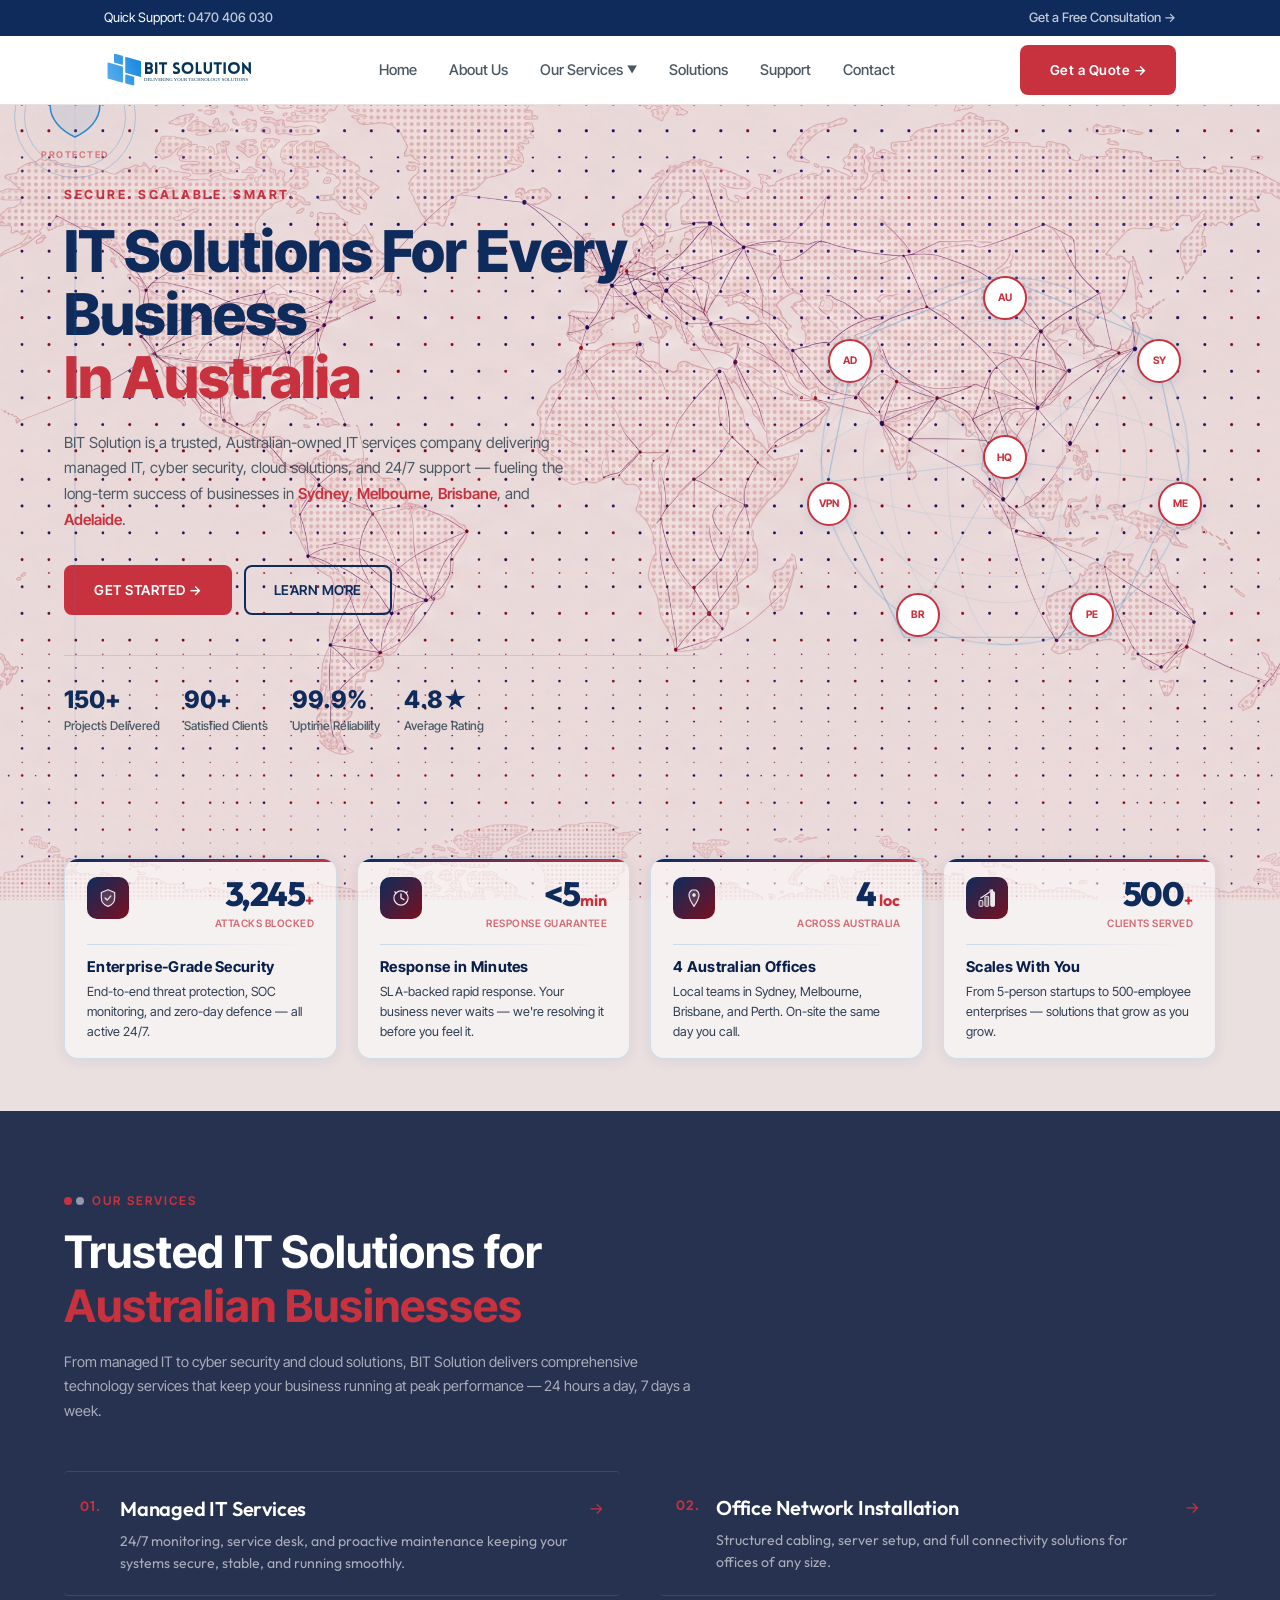
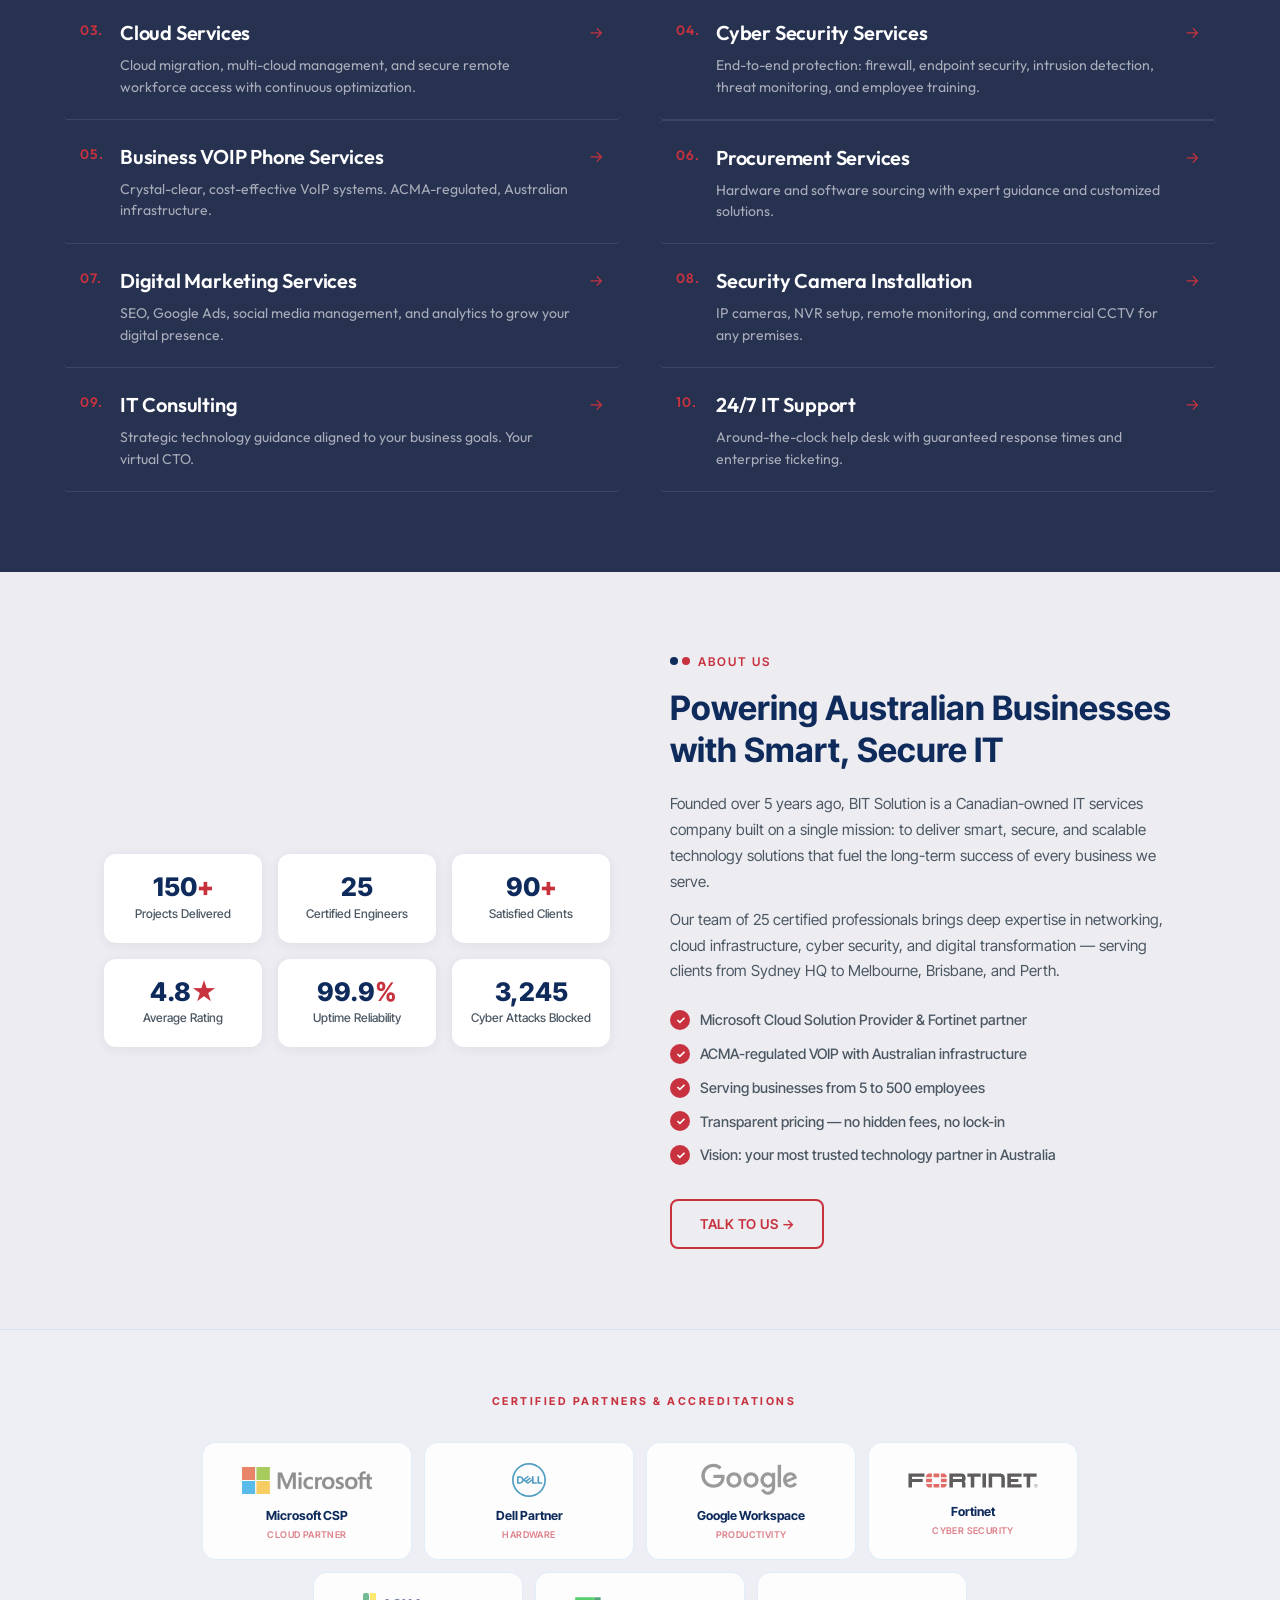
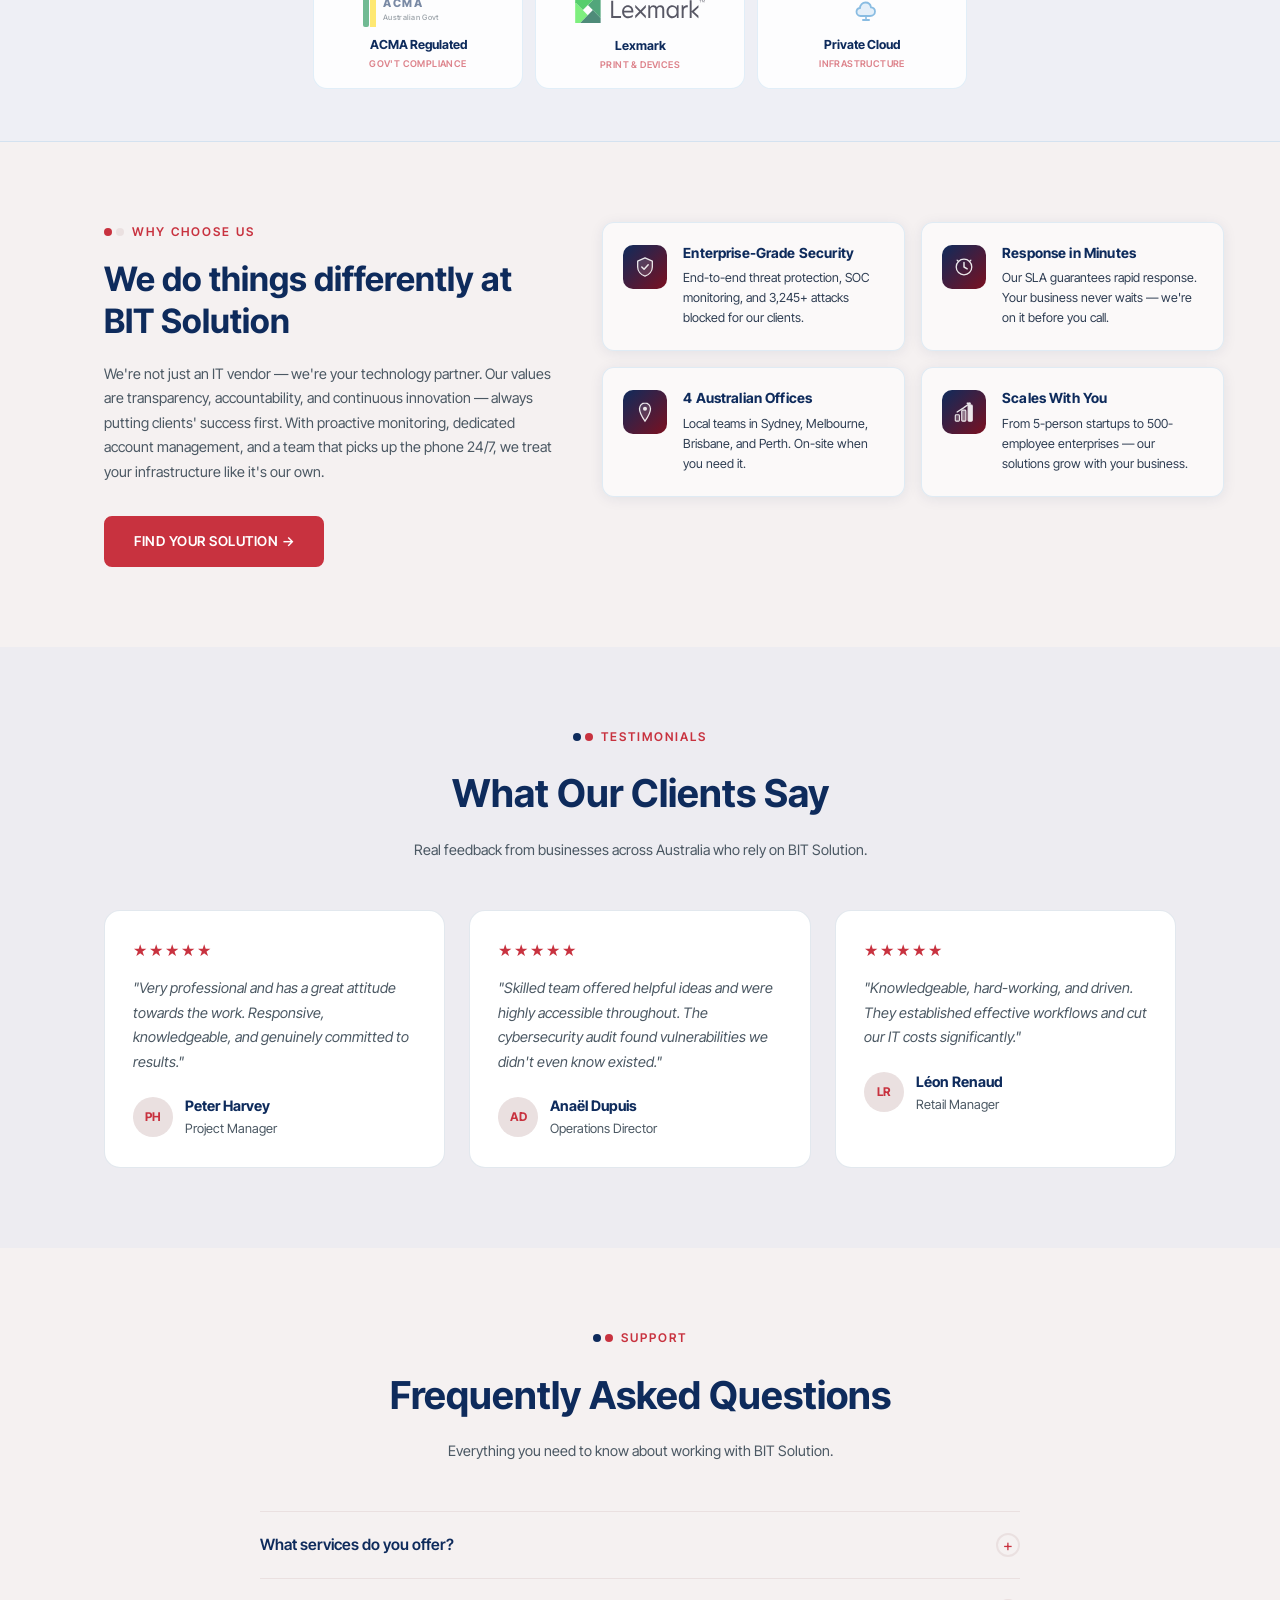
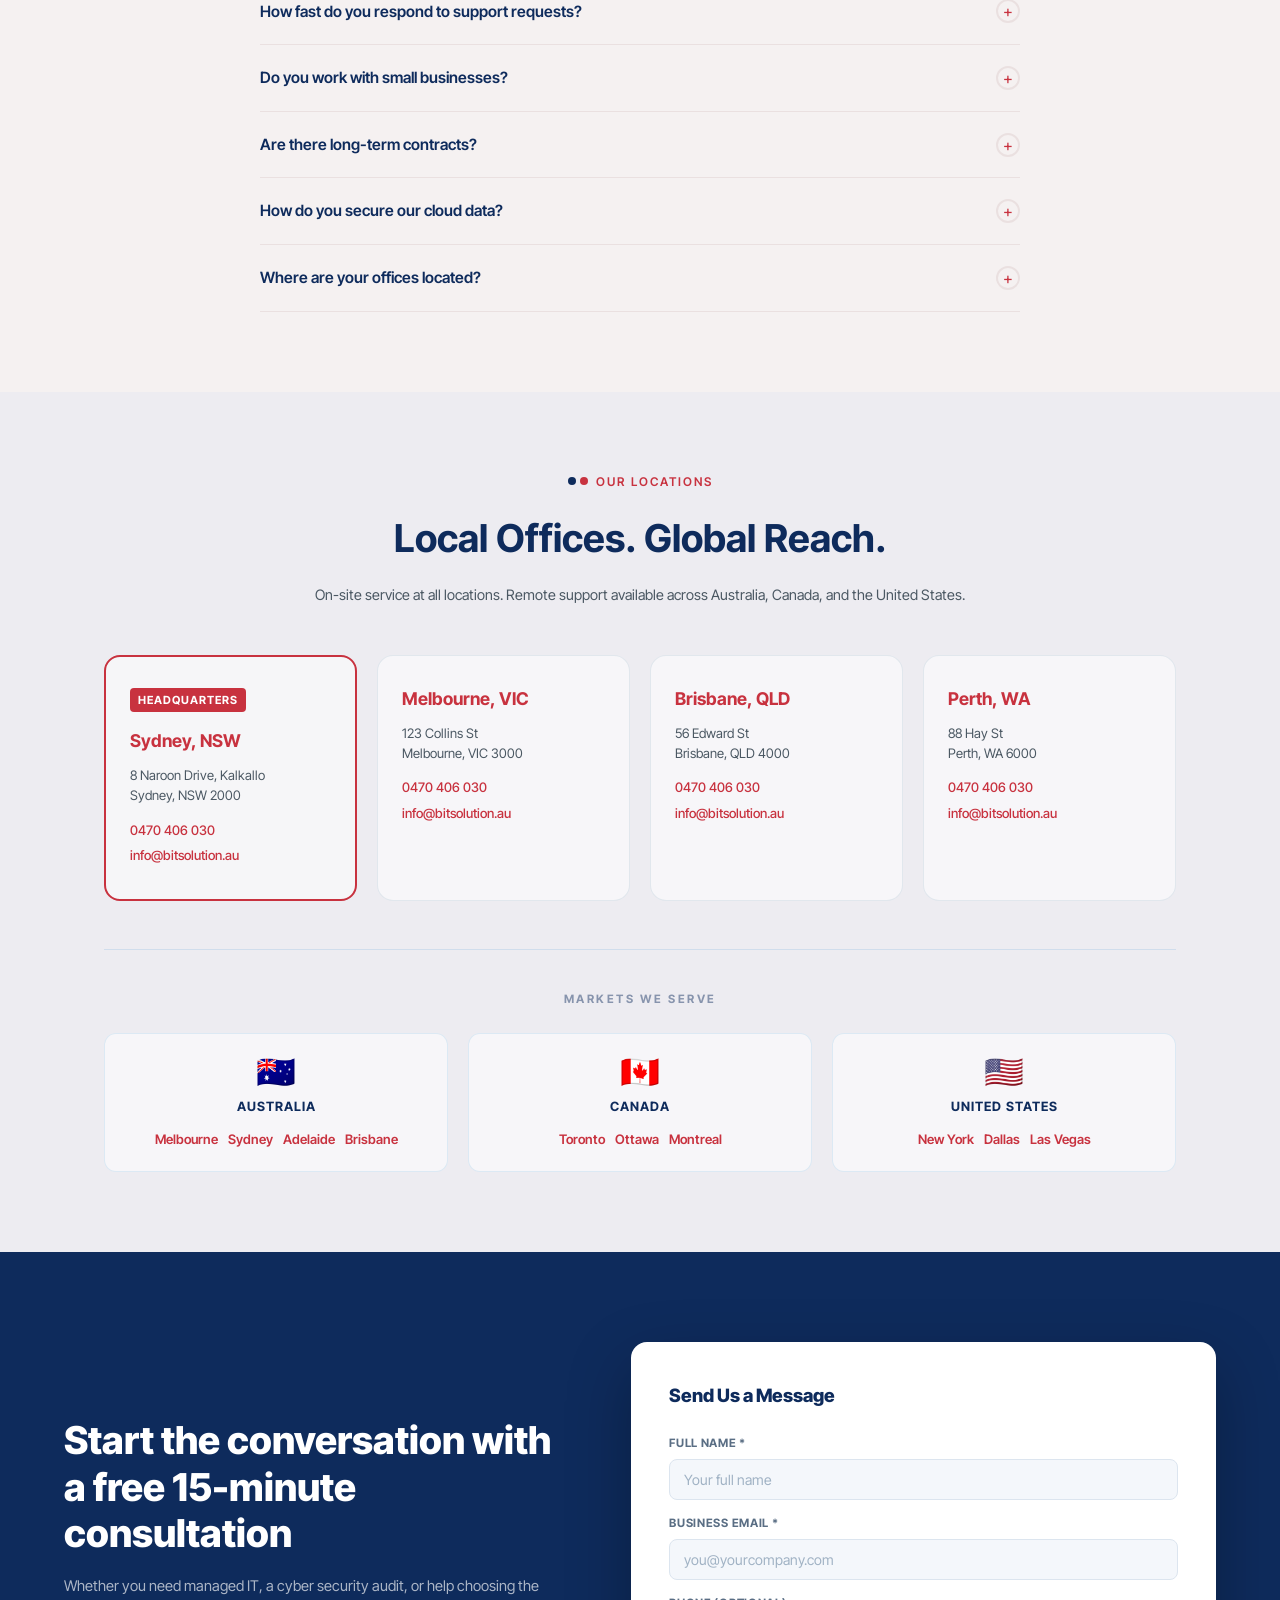
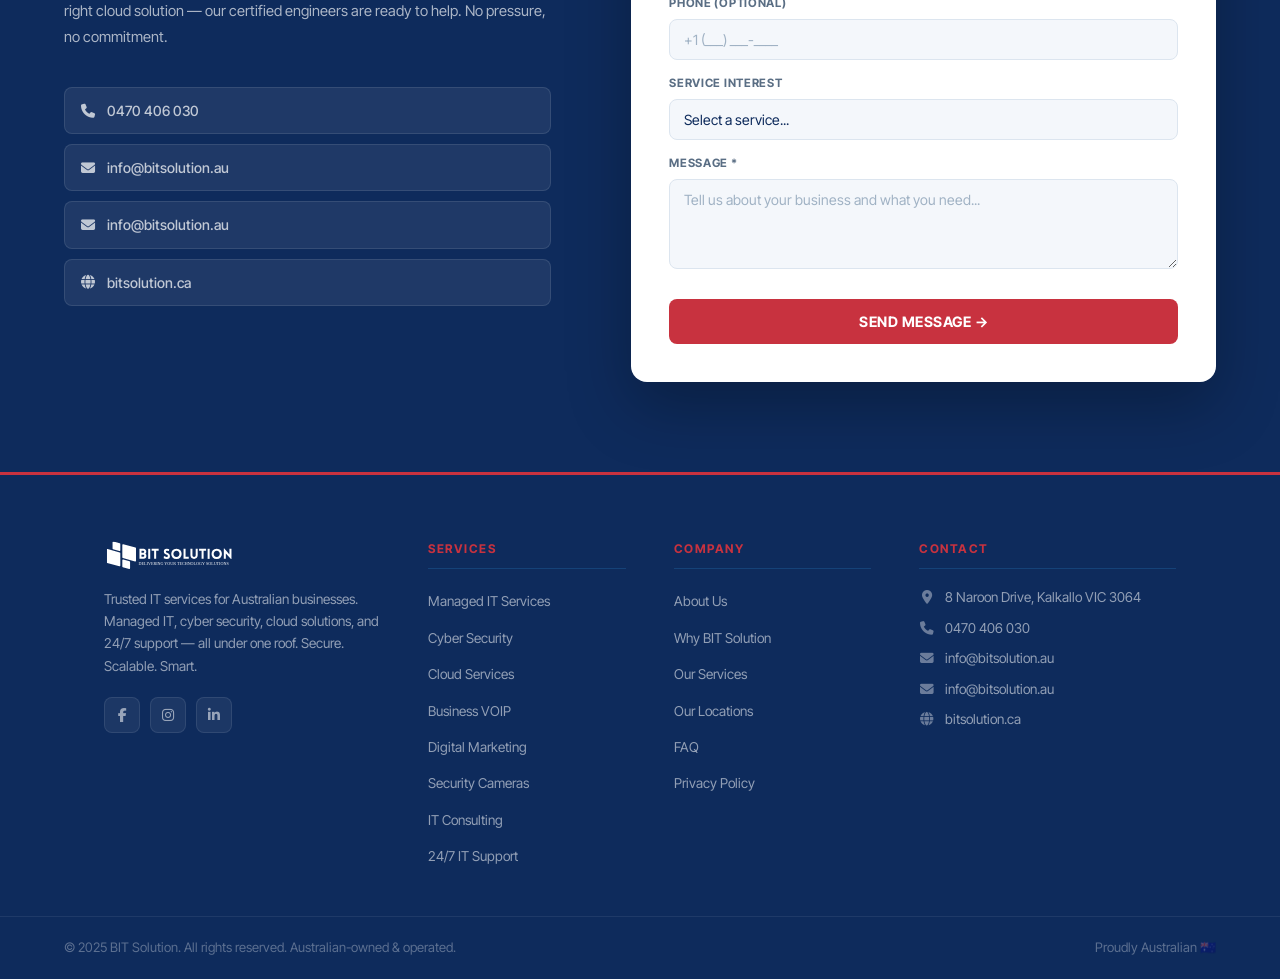
<file: index-red.html>
﻿<!DOCTYPE html>
<html lang="en">
<head>
  <meta charset="UTF-8" />
  <meta name="viewport" content="width=device-width, initial-scale=1.0" />
  <title>BIT Solution — Secure. Scalable. Smart. IT Solutions for Australia</title>
  <meta name="description" content="BIT Solution is a trusted Australian IT services company delivering managed IT, cyber security, cloud solutions, VOIP, and 24/7 support for businesses in Sydney, Melbourne, Brisbane, and Perth." />
  <link rel="preconnect" href="https://fonts.googleapis.com" />
  <link rel="preconnect" href="https://fonts.gstatic.com" crossorigin />
  <link href="https://fonts.googleapis.com/css2?family=Inter+Tight:wght@400;500;600;700;800&family=Outfit:wght@400;500;600;700;800&display=swap" rel="stylesheet" />
  <link rel="stylesheet" href="https://cdnjs.cloudflare.com/ajax/libs/font-awesome/6.5.1/css/all.min.css" />
  <style>
    /* ============================================================
       RESET & TOKENS
    ============================================================ */
    *, *::before, *::after { box-sizing: border-box; margin: 0; padding: 0; }

    :root {
      --blue:      #C8323F;
      --navy:      #0E2B5C;
      --light-bg:  #EAE0E0;
      --white:     #FFFFFF;
      --body-text: #4B5863;
      --dark-text: #575A5F;
      --heading:   #0E2B5C;
    }

    html { scroll-behavior: smooth; }

    body {
      font-family: 'Inter Tight', sans-serif;
      color: var(--body-text);
      background: var(--light-bg) url('bg-hero-red.jpg') center top / cover fixed;
      line-height: 1.65;
      overflow-x: hidden;
    }

    a { text-decoration: none; color: inherit; }
    ul { list-style: none; }
    img { display: block; max-width: 100%; }

    .container {
      max-width: 1200px;
      margin: 0 auto;
      padding: 0 5%;
    }

    /* ============================================================
       REVEAL ANIMATIONS
    ============================================================ */
    .reveal {
      opacity: 0;
      transform: translateY(20px);
      transition: opacity 0.45s ease, transform 0.45s ease;
    }
    .reveal.visible {
      opacity: 1;
      transform: translateY(0);
    }
    .reveal-delay-1 { transition-delay: 0.08s; }
    .reveal-delay-2 { transition-delay: 0.16s; }
    .reveal-delay-3 { transition-delay: 0.24s; }
    .reveal-delay-4 { transition-delay: 0.32s; }

    /* ============================================================
       SECTION LABEL (two dots + caps text)
    ============================================================ */
    .section-label {
      display: flex;
      align-items: center;
      gap: 8px;
      font-size: 0.75rem;
      font-weight: 600;
      letter-spacing: 2px;
      color: var(--blue);
      text-transform: uppercase;
      margin-bottom: 16px;
    }
    .section-label .dots {
      display: flex;
      gap: 4px;
    }
    .section-label .dot {
      width: 8px;
      height: 8px;
      border-radius: 50%;
      background: var(--blue);
    }
    .section-label .dot:first-child {
      background: var(--navy);
    }

    /* ============================================================
       BUTTONS
    ============================================================ */
    .btn-primary {
      display: inline-flex;
      align-items: center;
      gap: 6px;
      background: var(--blue);
      color: var(--white);
      font-family: 'Inter Tight', sans-serif;
      font-size: 0.85rem;
      font-weight: 600;
      letter-spacing: 0.5px;
      padding: 12px 28px;
      border-radius: 8px;
      border: 2px solid var(--blue);
      cursor: pointer;
      transition: background 0.2s, transform 0.15s;
    }
    .btn-primary:hover { background: #2278b5; border-color: #2278b5; transform: translateY(-1px); }

    .btn-outline {
      display: inline-flex;
      align-items: center;
      gap: 6px;
      background: transparent;
      color: var(--navy);
      font-family: 'Inter Tight', sans-serif;
      font-size: 0.85rem;
      font-weight: 600;
      letter-spacing: 0.5px;
      padding: 12px 28px;
      border-radius: 8px;
      border: 2px solid var(--navy);
      cursor: pointer;
      transition: background 0.2s, color 0.2s, transform 0.15s;
    }
    .btn-outline:hover { background: var(--navy); color: var(--white); transform: translateY(-1px); }

    .btn-outline-blue {
      display: inline-flex;
      align-items: center;
      gap: 6px;
      background: transparent;
      color: var(--blue);
      font-family: 'Inter Tight', sans-serif;
      font-size: 0.85rem;
      font-weight: 600;
      letter-spacing: 0.5px;
      padding: 12px 28px;
      border-radius: 8px;
      border: 2px solid var(--blue);
      cursor: pointer;
      transition: background 0.2s, color 0.2s, transform 0.15s;
    }
    .btn-outline-blue:hover { background: var(--blue); color: var(--white); transform: translateY(-1px); }

    .btn-white {
      display: inline-flex;
      align-items: center;
      gap: 6px;
      background: var(--white);
      color: var(--blue);
      font-family: 'Inter Tight', sans-serif;
      font-size: 0.85rem;
      font-weight: 600;
      letter-spacing: 0.5px;
      padding: 12px 28px;
      border-radius: 8px;
      border: 2px solid var(--white);
      cursor: pointer;
      transition: background 0.2s, color 0.2s, transform 0.15s;
    }
    .btn-white:hover { background: transparent; color: var(--white); transform: translateY(-1px); }

    .btn-white-outline {
      display: inline-flex;
      align-items: center;
      gap: 6px;
      background: transparent;
      color: var(--white);
      font-family: 'Inter Tight', sans-serif;
      font-size: 0.85rem;
      font-weight: 600;
      letter-spacing: 0.5px;
      padding: 12px 28px;
      border-radius: 8px;
      border: 2px solid rgba(255,255,255,0.7);
      cursor: pointer;
      transition: background 0.2s, border-color 0.2s, transform 0.15s;
    }
    .btn-white-outline:hover { border-color: var(--white); background: rgba(255,255,255,0.1); transform: translateY(-1px); }

    /* ============================================================
       1. TOP UTILITY BAR
    ============================================================ */
    .utility-bar {
      background: var(--navy);
      color: var(--white);
      font-size: 13px;
      font-weight: 400;
      height: 36px;
      display: flex;
      align-items: center;
    }
    .utility-bar .container {
      display: flex;
      justify-content: space-between;
      align-items: center;
      width: 100%;
    }
    .utility-bar a {
      color: rgba(255,255,255,0.75);
      font-weight: 500;
      transition: color 0.15s;
    }
    .utility-bar a:hover { color: var(--white); }

    /* ============================================================
       2. NAVIGATION
    ============================================================ */
    .nav {
      background: var(--white);
      border-bottom: 1px solid var(--light-bg);
      position: sticky;
      top: 0;
      z-index: 100;
      transition: box-shadow 0.25s;
    }
    .nav.scrolled {
      box-shadow: 0 2px 16px rgba(14,43,92,0.10);
    }
    .nav .container {
      display: flex;
      align-items: center;
      justify-content: space-between;
      height: 68px;
    }

    /* Logo */
    .nav-logo {
      display: flex;
      align-items: center;
      gap: 10px;
      text-decoration: none;
    }

    /* Nav links */
    .nav-links {
      display: flex;
      align-items: center;
      gap: 32px;
    }
    .nav-links > a,
    .nav-links > .nav-dropdown-wrap > a {
      font-size: 0.92rem;
      font-weight: 500;
      color: var(--body-text);
      transition: color 0.15s;
      position: relative;
    }
    .nav-links > a::after,
    .nav-links > .nav-dropdown-wrap > a::after {
      content: '';
      position: absolute;
      bottom: -4px;
      left: 0;
      width: 0;
      height: 2px;
      background: var(--blue);
      transition: width 0.2s;
    }
    .nav-links > a:hover,
    .nav-links > .nav-dropdown-wrap > a:hover { color: var(--blue); }
    .nav-links > a:hover::after,
    .nav-links > .nav-dropdown-wrap > a:hover::after { width: 100%; }
    .nav-links > a.active,
    .nav-links > .nav-dropdown-wrap > a.active { color: var(--blue); }
    .nav-links > a.active::after,
    .nav-links > .nav-dropdown-wrap > a.active::after { width: 100%; }

    /* Services dropdown */
    .nav-dropdown-wrap {
      position: relative;
    }
    .nav-dropdown-wrap > a {
      display: flex;
      align-items: center;
      gap: 4px;
      cursor: pointer;
    }
    .nav-dropdown-wrap > a .chevron {
      font-size: 0.65rem;
      transition: transform 0.2s;
      line-height: 1;
    }
    .nav-dropdown-wrap:hover > a .chevron { transform: rotate(180deg); }

    .nav-dropdown {
      position: absolute;
      top: calc(100% + 14px);
      left: 50%;
      transform: translateX(-50%);
      background: var(--white);
      border: 1px solid var(--light-bg);
      border-radius: 8px;
      box-shadow: 0 8px 32px rgba(14,43,92,0.13);
      min-width: 240px;
      padding: 8px 0;
      opacity: 0;
      pointer-events: none;
      transition: opacity 0.18s, transform 0.18s;
      transform: translateX(-50%) translateY(-6px);
    }
    .nav-dropdown-wrap:hover .nav-dropdown {
      opacity: 1;
      pointer-events: auto;
      transform: translateX(-50%) translateY(0);
    }
    .nav-dropdown a {
      display: block;
      padding: 9px 20px;
      font-size: 0.875rem;
      font-weight: 500;
      color: var(--navy);
      transition: background 0.15s, color 0.15s;
    }
    .nav-dropdown a:hover {
      background: var(--light-bg);
      color: var(--blue);
    }

    /* Hamburger */
    .nav-hamburger {
      display: none;
      flex-direction: column;
      gap: 5px;
      cursor: pointer;
      padding: 4px;
      background: none;
      border: none;
    }
    .nav-hamburger span {
      display: block;
      width: 24px;
      height: 2px;
      background: var(--navy);
      border-radius: 2px;
      transition: all 0.25s;
    }
    .nav-hamburger.open span:nth-child(1) { transform: translateY(7px) rotate(45deg); }
    .nav-hamburger.open span:nth-child(2) { opacity: 0; }
    .nav-hamburger.open span:nth-child(3) { transform: translateY(-7px) rotate(-45deg); }

    /* Mobile menu */
    .nav-mobile {
      display: none;
      background: var(--white);
      border-bottom: 1px solid var(--light-bg);
      padding: 20px 5%;
    }
    .nav-mobile.open { display: flex; flex-direction: column; gap: 16px; }
    .nav-mobile a {
      font-size: 0.95rem;
      font-weight: 500;
      color: var(--body-text);
      padding: 8px 0;
      border-bottom: 1px solid var(--light-bg);
      transition: color 0.15s;
    }
    .nav-mobile a:hover { color: var(--blue); }
    .nav-mobile .btn-primary { width: fit-content; border-bottom: none; }
    .nav-mobile .mobile-services-label {
      font-size: 0.75rem;
      font-weight: 700;
      color: var(--blue);
      text-transform: uppercase;
      letter-spacing: 1.5px;
      padding: 4px 0 2px;
      border-bottom: none;
    }
    .nav-mobile .mobile-service-link {
      padding-left: 12px;
      font-size: 0.88rem;
      color: var(--body-text);
    }

    /* ============================================================
       3. HERO
    ============================================================ */
    .hero {
      background: transparent;
      padding: 80px 5% 70px;
      overflow: hidden;
    }
    .hero .container {
      display: grid;
      grid-template-columns: 55% 45%;
      align-items: center;
      gap: 48px;
      max-width: 1400px;
      padding: 0;
    }

    .hero-content {}

    .hero-eyebrow {
      font-size: 0.78rem;
      font-weight: 700;
      letter-spacing: 2.5px;
      color: var(--blue);
      text-transform: uppercase;
      margin-bottom: 14px;
    }

    .hero-h1 {
      font-size: clamp(2.4rem, 4.5vw, 3.8rem);
      font-weight: 800;
      color: var(--navy);
      line-height: 1.1;
      letter-spacing: -1px;
      margin-bottom: 20px;
    }
    .hero-h1 .accent { color: var(--blue); display: block; }

    .hero-body {
      font-size: 0.95rem;
      color: var(--body-text);
      max-width: 520px;
      margin-bottom: 32px;
      line-height: 1.7;
    }

    .hero-cta {
      display: flex;
      flex-wrap: wrap;
      gap: 12px;
    }

    /* Stats strip below hero CTA */
    .hero-stats {
      display: flex;
      flex-wrap: wrap;
      gap: 24px;
      margin-top: 40px;
      padding-top: 32px;
      border-top: 1px solid rgba(14,43,92,0.12);
    }
    .hero-stat-item {}
    .hero-stat-num {
      font-size: 1.5rem;
      font-weight: 800;
      color: var(--navy);
      line-height: 1;
    }
    .hero-stat-label {
      font-size: 0.75rem;
      font-weight: 500;
      color: var(--body-text);
      margin-top: 4px;
    }

    /* -------- Globe Visual -------- */
    .hero-globe {
      position: relative;
      display: flex;
      align-items: center;
      justify-content: center;
      width: 100%;
      aspect-ratio: 1;
      max-width: 420px;
      margin: 0 auto;
    }

    .globe-svg {
      position: absolute;
      inset: 0;
      width: 100%;
      height: 100%;
    }

    /* Network node circles */
    .globe-node {
      position: absolute;
      width: 44px;
      height: 44px;
      border-radius: 50%;
      background: var(--white);
      border: 2px solid var(--blue);
      display: flex;
      align-items: center;
      justify-content: center;
      font-size: 0.65rem;
      font-weight: 700;
      color: var(--blue);
      z-index: 2;
      box-shadow: 0 2px 12px rgba(43,136,204,0.18);
    }

    /* No pulse — nodes are static */

    /* Globe tooltip */
    .globe-tooltip {
      position: absolute;
      background: rgba(14,43,92,0.93);
      color: #e8f2ff;
      border-radius: 10px;
      padding: 10px 14px;
      font-size: 0.78rem;
      font-family: 'Inter Tight', sans-serif;
      pointer-events: none;
      opacity: 0;
      transition: opacity 0.18s ease, transform 0.18s ease;
      z-index: 20;
      white-space: nowrap;
      box-shadow: 0 4px 20px rgba(43,136,204,0.3);
      border: 1px solid rgba(43,136,204,0.35);
    }
    .globe-tooltip.visible { opacity: 1; }
    .globe-tooltip strong {
      display: block;
      font-size: 0.82rem;
      font-weight: 700;
      color: #5BBDFF;
      margin-bottom: 3px;
    }
    .globe-tooltip .pin-hint {
      font-size: 0.68rem;
      opacity: 0.5;
      margin-top: 4px;
    }

    /* Node hover / pinned */
    .globe-node.hovered,
    .globe-node.pinned {
      background: var(--blue) !important;
      color: #fff !important;
      outline: 3px solid rgba(91,189,255,0.55);
      outline-offset: 3px;
      box-shadow: 0 0 22px rgba(43,136,204,0.6), 0 4px 16px rgba(43,136,204,0.4) !important;
      animation: none !important;
      z-index: 5;
    }

    /* Active line glow */
    .globe-line.active-line {
      stroke-opacity: 0.85 !important;
      stroke-width: 2.2 !important;
    }
    .globe-line.dim-line {
      stroke-opacity: 0.05 !important;
    }

    /* Node positions */
    .globe-node[data-i="0"]  { top: 6%;  left: 50%; transform: translateX(-50%); }
    .globe-node[data-i="1"]  { top: 21%; right: 8%; }
    .globe-node[data-i="2"]  { top: 55%; right: 3%; }
    .globe-node[data-i="3"]  { bottom: 8%; right: 24%; }
    .globe-node[data-i="4"]  { bottom: 8%; left: 24%; }
    .globe-node[data-i="5"]  { top: 55%; left: 3%; }
    .globe-node[data-i="6"]  { top: 21%; left: 8%; }
    .globe-node[data-i="7"]  { top: 44%; left: 50%; transform: translateX(-50%); }

    /* ============================================================
       4. FEATURE CARDS STRIP
    ============================================================ */
    .features {
      background: transparent;
      padding: 52px 5%;
    }
    .features .container {
      display: grid;
      grid-template-columns: repeat(4, 1fr);
      gap: 20px;
      max-width: 1400px;
      padding: 0;
    }

    .feature-card {
      background: rgba(255,255,255,0.55);
      border: 1px solid rgba(43,136,204,0.18);
      border-radius: 14px;
      padding: 18px 22px 16px;
      transition: border-color 0.25s ease, box-shadow 0.25s ease, transform 0.25s ease;
      cursor: default;
      display: flex;
      flex-direction: column;
      position: relative;
      overflow: hidden;
      box-shadow: 0 2px 14px rgba(14,43,92,0.08);
    }
    .feature-card::before {
      content: '';
      position: absolute;
      top: 0; left: 0; right: 0;
      height: 3px;
      background: linear-gradient(90deg, var(--navy), var(--blue));
      border-radius: 16px 16px 0 0;
    }
    .feature-card:hover {
      border-color: rgba(43,136,204,0.38);
      box-shadow: 0 8px 32px rgba(14,43,92,0.14);
      transform: translateY(-4px);
    }

    /* Icon + metric row */
    .fc-top {
      display: flex;
      align-items: flex-start;
      justify-content: space-between;
      gap: 12px;
      margin-bottom: 12px;
    }
    .fc-icon {
      width: 42px;
      height: 42px;
      border-radius: 10px;
      background: linear-gradient(135deg, var(--navy) 0%, #7A1020 100%);
      display: flex;
      align-items: center;
      justify-content: center;
      flex-shrink: 0;
      transition: opacity 0.25s ease;
    }
    .feature-card:hover .fc-icon { opacity: 0.85; }
    .fc-icon svg { width: 20px; height: 20px; filter: brightness(0) invert(1); opacity: 0.9; }

    .fc-metric { text-align: right; }
    .fc-num {
      font-family: 'Outfit', sans-serif;
      font-size: 2.1rem;
      font-weight: 800;
      color: var(--navy);
      line-height: 1;
      letter-spacing: -1.5px;
    }
    .fc-unit {
      font-size: 1rem;
      font-weight: 700;
      color: var(--blue);
      letter-spacing: 0;
      margin-left: 1px;
    }
    .fc-tag {
      font-size: 0.64rem;
      font-weight: 600;
      color: var(--blue);
      letter-spacing: 0.5px;
      opacity: 0.7;
      margin-top: 4px;
      text-transform: uppercase;
    }

    .fc-divider {
      height: 1px;
      background: linear-gradient(to right, rgba(43,136,204,0.22), transparent);
      margin-bottom: 12px;
    }

    .feature-card h4 {
      font-size: 0.93rem;
      font-weight: 700;
      color: #0a1f4a;
      margin-bottom: 5px;
      letter-spacing: 0.3px;
      line-height: 1.35;
    }
    .feature-card p {
      font-size: 0.79rem;
      color: #2e3d52;
      line-height: 1.58;
      flex: 1;
    }

    /* ============================================================
       5. SERVICES SECTION
    ============================================================ */
    .services {
      background: rgba(13,27,62,0.88);
      padding: 80px 5%;
    }
    .services-inner {
      max-width: 1200px;
      margin: 0 auto;
    }

    .services-header {
      margin-bottom: 48px;
    }
    .services-header .section-label .dot { background: rgba(255,255,255,0.5); }
    .services-header .section-label .dot:first-child { background: var(--blue); }
    .services-header .section-label { color: var(--blue); }

    .services-h2 {
      font-size: clamp(1.8rem, 3.5vw, 2.8rem);
      font-weight: 700;
      color: var(--white);
      line-height: 1.2;
      margin-bottom: 16px;
    }
    .services-h2 .accent { color: var(--blue); display: block; }

    .services-body {
      font-size: 0.9rem;
      color: rgba(255,255,255,0.6);
      max-width: 640px;
      line-height: 1.7;
    }

    .services-list {
      display: grid;
      grid-template-columns: 1fr 1fr;
      gap: 0 40px;
    }

    .service-row {
      display: flex;
      align-items: flex-start;
      padding: 20px 16px;
      border-bottom: 1px solid rgba(255,255,255,0.1);
      border-radius: 4px;
      transition: background 0.15s;
      cursor: default;
    }
    .service-row:first-child,
    .service-row:nth-child(6) { border-top: 1px solid rgba(255,255,255,0.1); }
    .service-row:hover { background: rgba(43,136,204,0.08); }
    .service-row:hover .service-num,
    .service-row:hover .service-arrow { color: #5AAFDF; }

    .service-num {
      font-size: 0.85rem;
      font-weight: 600;
      color: var(--blue);
      font-family: 'Outfit', sans-serif;
      letter-spacing: 1px;
      width: 40px;
      flex-shrink: 0;
      padding-top: 3px;
      transition: color 0.15s;
    }
    .service-info {
      flex: 1;
    }
    .service-name {
      font-size: 1.25rem;
      font-weight: 600;
      font-family: 'Outfit', sans-serif;
      color: var(--white);
      margin-bottom: 6px;
      letter-spacing: -0.2px;
    }
    .service-desc {
      font-size: 0.88rem;
      font-family: 'Outfit', sans-serif;
      color: rgba(255,255,255,0.6);
      line-height: 1.55;
    }
    .service-arrow {
      color: var(--blue);
      font-size: 1rem;
      transition: color 0.15s, transform 0.15s;
      padding-top: 3px;
      flex-shrink: 0;
      margin-left: 16px;
    }
    .service-row:hover .service-arrow { transform: translateX(4px); }

    /* ============================================================
       6. ABOUT SECTION
    ============================================================ */
    .about {
      background: rgba(240,246,255,0.55);
      padding: 80px 0;
    }
    .about .container {
      display: grid;
      grid-template-columns: 1fr 1fr;
      gap: 60px;
      align-items: center;
    }

    /* Stats grid inside about */
    .about-stats-grid {
      display: grid;
      grid-template-columns: repeat(3, 1fr);
      gap: 16px;
      margin-bottom: 0;
    }
    .about-stat-card {
      background: var(--white);
      border-radius: 12px;
      padding: 20px 16px;
      text-align: center;
      box-shadow: 0 2px 12px rgba(14,43,92,0.07);
    }
    .about-stat-num {
      font-size: 1.6rem;
      font-weight: 800;
      color: var(--navy);
      line-height: 1;
      margin-bottom: 6px;
    }
    .about-stat-num span {
      color: var(--blue);
    }
    .about-stat-label {
      font-size: 0.75rem;
      font-weight: 500;
      color: var(--body-text);
      line-height: 1.4;
    }

    .about-content {}

    .about-h2 {
      font-size: clamp(1.5rem, 2.8vw, 2.1rem);
      font-weight: 700;
      color: var(--navy);
      line-height: 1.25;
      margin-bottom: 20px;
    }
    .about-body {
      font-size: 0.95rem;
      color: var(--body-text);
      line-height: 1.7;
      margin-bottom: 12px;
    }

    .about-checklist {
      margin: 24px 0 32px;
      display: flex;
      flex-direction: column;
      gap: 10px;
    }
    .about-check {
      display: flex;
      align-items: center;
      gap: 10px;
      font-size: 0.9rem;
      color: var(--body-text);
      font-weight: 500;
    }
    .about-check::before {
      content: '✓';
      width: 20px;
      height: 20px;
      background: var(--blue);
      color: var(--white);
      border-radius: 50%;
      display: flex;
      align-items: center;
      justify-content: center;
      font-size: 0.7rem;
      font-weight: 700;
      flex-shrink: 0;
    }

    /* ============================================================
       7. PARTNER LOGOS STRIP
    ============================================================ */
    .partners {
      background: rgba(240,246,255,0.68);
      padding: 52px 5%;
      border-top: 1.5px solid rgba(43,136,204,0.13);
      border-bottom: 1.5px solid rgba(43,136,204,0.13);
    }
    .partners-header {
      text-align: center;
      margin-bottom: 32px;
    }
    .partners-label {
      display: inline-flex;
      align-items: center;
      gap: 8px;
      font-size: 0.68rem;
      font-weight: 700;
      letter-spacing: 2.5px;
      color: var(--blue);
      text-transform: uppercase;
    }
    .partners-inner {
      max-width: 920px;
      margin: 0 auto;
      display: flex;
      flex-direction: column;
      gap: 12px;
    }
    .pb-row {
      display: flex;
      justify-content: center;
      gap: 12px;
    }
    .pb-row .partner-badge {
      flex: 1;
      max-width: 210px;
    }
    .partner-badge {
      display: flex;
      flex-direction: column;
      align-items: center;
      justify-content: center;
      gap: 0;
      background: rgba(255,255,255,0.85);
      border: 1px solid rgba(43,136,204,0.13);
      border-radius: 14px;
      padding: 20px 22px 16px;
      cursor: default;
      transition: border-color 0.22s ease, box-shadow 0.22s ease, transform 0.22s ease;
      min-width: 130px;
      text-align: center;
    }
    .partner-badge:hover {
      border-color: rgba(43,136,204,0.42);
      box-shadow: 0 6px 22px rgba(43,136,204,0.11);
      transform: translateY(-3px);
    }
    .pb-logo {
      height: 34px;
      max-width: 130px;
      width: auto;
      object-fit: contain;
      margin-bottom: 12px;
      opacity: 0.72;
      filter: grayscale(0.15);
      transition: opacity 0.22s ease, filter 0.22s ease;
    }
    .partner-badge:hover .pb-logo {
      opacity: 1;
      filter: grayscale(0) saturate(1.05);
    }
    .pb-logo-text {
      height: 32px;
      display: flex;
      align-items: center;
      justify-content: center;
      margin-bottom: 12px;
    }
    .pb-logo-text svg { height: 28px; width: auto; opacity: 0.55; transition: opacity 0.22s ease; }
    .partner-badge:hover .pb-logo-text svg { opacity: 1; }
    .pb-name {
      font-size: 0.78rem;
      font-weight: 700;
      color: var(--navy);
      white-space: nowrap;
      line-height: 1.2;
      margin-bottom: 3px;
    }
    .pb-cat {
      font-size: 0.58rem;
      font-weight: 600;
      color: var(--blue);
      opacity: 0.6;
      letter-spacing: 0.4px;
      text-transform: uppercase;
    }

    /* ============================================================
       8. WHY CHOOSE US
    ============================================================ */
    .why {
      background: rgba(255,255,255,0.55);
      padding: 80px 0;
    }
    .why .container {
      display: grid;
      grid-template-columns: 42% 58%;
      gap: 48px;
      align-items: start;
    }

    .why-content {}
    .why-h2 {
      font-size: clamp(1.5rem, 2.8vw, 2.1rem);
      font-weight: 700;
      color: var(--navy);
      line-height: 1.25;
      margin-bottom: 20px;
    }
    .why-body {
      font-size: 0.9rem;
      color: var(--body-text);
      line-height: 1.7;
      margin-bottom: 32px;
    }
    .why .section-label { color: var(--blue); }
    .why .section-label .dot { background: var(--light-bg); }
    .why .section-label .dot:first-child { background: var(--blue); }

    /* Why cards grid */
    .why-cards {
      display: grid;
      grid-template-columns: 1fr 1fr;
      gap: 16px;
    }
    .why-card {
      background: rgba(255,255,255,0.55);
      border-radius: 12px;
      padding: 22px 20px;
      border: 1px solid rgba(43,136,204,0.13);
      box-shadow: 0 2px 14px rgba(14,43,92,0.08);
      display: flex;
      flex-direction: row;
      align-items: flex-start;
      gap: 16px;
      transition: box-shadow 0.22s ease, transform 0.22s ease;
    }
    .why-card:hover {
      box-shadow: 0 6px 24px rgba(14,43,92,0.14);
      transform: translateY(-2px);
    }
    .why-card-icon {
      width: 44px;
      height: 44px;
      border-radius: 10px;
      background: linear-gradient(135deg, var(--navy) 0%, #7A1020 100%);
      display: flex;
      align-items: center;
      justify-content: center;
      flex-shrink: 0;
    }
    .why-card-icon svg {
      width: 22px;
      height: 22px;
      filter: brightness(0) invert(1);
      opacity: 0.9;
    }
    .why-card-text {}
    .why-card h4 {
      font-size: 0.87rem;
      font-weight: 700;
      color: var(--navy);
      margin-bottom: 6px;
      letter-spacing: 0.15px;
      line-height: 1.25;
    }
    .why-card p {
      font-size: 0.78rem;
      color: #2e3d52;
      line-height: 1.6;
    }

    /* ============================================================
       9. TESTIMONIALS
    ============================================================ */
    .testimonials {
      background: rgba(240,246,255,0.55);
      padding: 80px 0;
    }
    .testimonials-header {
      text-align: center;
      margin-bottom: 48px;
    }
    .testimonials-header .section-label {
      justify-content: center;
    }
    .testimonials-h2 {
      font-size: clamp(1.6rem, 3vw, 2.4rem);
      font-weight: 700;
      color: var(--navy);
      margin-bottom: 12px;
    }
    .testimonials-sub {
      font-size: 0.9rem;
      color: var(--body-text);
    }

    .testimonials-grid {
      display: grid;
      grid-template-columns: repeat(3, 1fr);
      gap: 24px;
    }

    .testimonial-card {
      background: var(--white);
      border: 1px solid rgba(219,227,234,0.8);
      border-radius: 16px;
      padding: 28px;
      transition: box-shadow 0.2s, transform 0.2s;
    }
    .testimonial-card:hover {
      box-shadow: 0 8px 32px rgba(14,43,92,0.10);
      transform: translateY(-3px);
    }

    .testimonial-stars {
      color: var(--blue);
      font-size: 0.9rem;
      letter-spacing: 2px;
      margin-bottom: 14px;
    }
    .testimonial-quote {
      font-size: 0.9rem;
      color: var(--body-text);
      font-style: italic;
      line-height: 1.7;
      margin-bottom: 20px;
    }
    .testimonial-author {
      display: flex;
      align-items: center;
      gap: 12px;
    }
    .testimonial-avatar {
      width: 40px;
      height: 40px;
      border-radius: 50%;
      background: var(--light-bg);
      color: var(--blue);
      font-size: 0.75rem;
      font-weight: 700;
      display: flex;
      align-items: center;
      justify-content: center;
      flex-shrink: 0;
    }
    .testimonial-name {
      font-size: 0.9rem;
      font-weight: 700;
      color: var(--navy);
    }
    .testimonial-role {
      font-size: 0.8rem;
      color: var(--body-text);
    }

    /* ============================================================
       10. FAQ SECTION
    ============================================================ */
    .faq {
      background: rgba(255,255,255,0.55);
      padding: 80px 0;
    }
    .faq-header {
      text-align: center;
      margin-bottom: 48px;
    }
    .faq-header .section-label {
      justify-content: center;
    }
    .faq-h2 {
      font-size: clamp(1.6rem, 3vw, 2.4rem);
      font-weight: 700;
      color: var(--navy);
      margin-bottom: 12px;
    }
    .faq-sub {
      font-size: 0.9rem;
      color: var(--body-text);
    }

    .faq-list {
      max-width: 760px;
      margin: 0 auto;
    }
    .faq-item {
      border-bottom: 1px solid var(--light-bg);
    }
    .faq-item:first-child {
      border-top: 1px solid var(--light-bg);
    }
    .faq-question {
      display: flex;
      justify-content: space-between;
      align-items: center;
      gap: 16px;
      padding: 20px 0;
      cursor: pointer;
      font-size: 0.97rem;
      font-weight: 600;
      color: var(--navy);
      user-select: none;
      transition: color 0.15s;
    }
    .faq-question:hover { color: var(--blue); }
    .faq-icon {
      width: 24px;
      height: 24px;
      border-radius: 50%;
      border: 2px solid var(--light-bg);
      display: flex;
      align-items: center;
      justify-content: center;
      font-size: 1rem;
      color: var(--blue);
      flex-shrink: 0;
      transition: transform 0.25s, border-color 0.2s;
      font-weight: 400;
      line-height: 1;
    }
    .faq-item.open .faq-icon {
      transform: rotate(45deg);
      border-color: var(--blue);
    }
    .faq-answer {
      max-height: 0;
      overflow: hidden;
      transition: max-height 0.35s ease;
    }
    .faq-answer-inner {
      padding: 0 0 20px;
      font-size: 0.9rem;
      color: var(--body-text);
      line-height: 1.75;
    }

    /* ============================================================
       11. OFFICES SECTION
    ============================================================ */
    .offices {
      background: rgba(240,246,255,0.55);
      padding: 80px 0;
    }
    .offices-header {
      text-align: center;
      margin-bottom: 48px;
    }
    .offices-header .section-label {
      justify-content: center;
    }
    .offices-h2 {
      font-size: clamp(1.6rem, 3vw, 2.4rem);
      font-weight: 700;
      color: var(--navy);
      margin-bottom: 12px;
    }
    .offices-sub {
      font-size: 0.9rem;
      color: var(--body-text);
    }

    .offices-grid {
      display: grid;
      grid-template-columns: repeat(4, 1fr);
      gap: 20px;
    }

    /* Global markets strip */
    .global-markets {
      margin-top: 48px;
      padding-top: 40px;
      border-top: 1px solid rgba(43,136,204,0.15);
    }
    .global-markets-title {
      text-align: center;
      font-size: 0.72rem;
      font-weight: 700;
      color: var(--navy);
      opacity: 0.45;
      text-transform: uppercase;
      letter-spacing: 2.5px;
      margin-bottom: 24px;
    }
    .global-markets-grid {
      display: grid;
      grid-template-columns: repeat(3, 1fr);
      gap: 20px;
    }
    .market-country {
      text-align: center;
      padding: 22px 16px 20px;
      background: rgba(255,255,255,0.55);
      border-radius: 12px;
      border: 1px solid rgba(43,136,204,0.13);
    }
    .market-flag { font-size: 2rem; margin-bottom: 8px; line-height: 1; }
    .market-name {
      font-size: 0.8rem;
      font-weight: 700;
      color: var(--navy);
      text-transform: uppercase;
      letter-spacing: 1px;
      margin-bottom: 12px;
    }
    .market-cities {
      display: flex;
      flex-wrap: wrap;
      justify-content: center;
      gap: 6px 10px;
    }
    .market-cities span {
      font-size: 0.82rem;
      color: var(--blue);
      font-weight: 600;
    }
    .office-card {
      background: rgba(255,255,255,0.55);
      border-radius: 16px;
      padding: 28px 24px;
      border: 1px solid rgba(219,227,234,0.8);
      transition: box-shadow 0.2s, transform 0.2s;
    }
    .office-card:hover {
      box-shadow: 0 8px 28px rgba(14,43,92,0.10);
      transform: translateY(-3px);
    }
    .office-card.primary {
      border-color: var(--blue);
      border-width: 2px;
    }
    .office-badge {
      display: inline-block;
      font-size: 0.7rem;
      font-weight: 700;
      text-transform: uppercase;
      letter-spacing: 1px;
      color: var(--white);
      background: var(--blue);
      border-radius: 4px;
      padding: 3px 8px;
      margin-bottom: 14px;
    }
    .office-city {
      font-size: 1.1rem;
      font-weight: 700;
      color: var(--blue);
      margin-bottom: 10px;
    }
    .city-name {
      color: var(--blue);
      font-weight: 600;
    }
    .office-address {
      font-size: 0.82rem;
      color: var(--body-text);
      line-height: 1.55;
      margin-bottom: 14px;
    }
    .office-contact a {
      display: block;
      font-size: 0.82rem;
      font-weight: 500;
      color: var(--blue);
      margin-bottom: 4px;
      transition: color 0.15s;
    }
    .office-contact a:hover { color: var(--navy); }

    /* ============================================================
       12. CTA BAND / CONTACT FORM
    ============================================================ */
    .cta-band {
      background: var(--navy);
      padding: 90px 5%;
    }
    .cta-band-inner {
      max-width: 1200px;
      margin: 0 auto;
      display: grid;
      grid-template-columns: 1fr 1.2fr;
      gap: 80px;
      align-items: center;
    }
    .cta-text {}
    .cta-band h2 {
      font-size: clamp(1.8rem, 3vw, 2.5rem);
      font-weight: 800;
      color: var(--white);
      line-height: 1.2;
      margin-bottom: 18px;
    }
    .cta-band-tagline {
      font-size: 0.92rem;
      color: rgba(255,255,255,0.65);
      line-height: 1.75;
      margin-bottom: 36px;
    }
    .cta-direct {
      display: flex;
      flex-direction: column;
      gap: 10px;
    }
    .cta-direct a {
      display: flex;
      align-items: center;
      gap: 12px;
      font-size: 0.88rem;
      font-weight: 500;
      color: rgba(255,255,255,0.72);
      transition: color 0.15s, background 0.15s, border-color 0.15s;
      padding: 11px 16px;
      background: rgba(255,255,255,0.07);
      border-radius: 8px;
      border: 1px solid rgba(255,255,255,0.1);
      text-decoration: none;
    }
    .cta-direct a:hover {
      color: var(--white);
      background: rgba(43,136,204,0.22);
      border-color: rgba(43,136,204,0.4);
    }

    /* Contact form */
    .contact-form {
      background: #fff;
      border-radius: 16px;
      padding: 38px;
      box-shadow: 0 24px 64px rgba(0,0,0,0.28);
    }
    .contact-form h3 {
      font-size: 1.15rem;
      font-weight: 800;
      color: var(--navy);
      margin-bottom: 24px;
    }
    .form-row {
      margin-bottom: 14px;
    }
    .form-row label {
      display: block;
      font-size: 0.72rem;
      font-weight: 700;
      color: #5a6e84;
      margin-bottom: 6px;
      text-transform: uppercase;
      letter-spacing: 0.7px;
    }
    .form-row input,
    .form-row select,
    .form-row textarea {
      width: 100%;
      background: #f4f7fb;
      border: 1.5px solid #dce5ef;
      border-radius: 8px;
      padding: 11px 14px;
      font-family: 'Inter Tight', sans-serif;
      font-size: 0.88rem;
      color: var(--navy);
      outline: none;
      transition: border-color 0.2s, box-shadow 0.2s, background 0.2s;
      box-sizing: border-box;
    }
    .form-row input::placeholder,
    .form-row textarea::placeholder { color: #a0b2c4; }
    .form-row input:focus,
    .form-row select:focus,
    .form-row textarea:focus {
      border-color: var(--blue);
      box-shadow: 0 0 0 3px rgba(43,136,204,0.14);
      background: #fff;
    }
    .form-row textarea { resize: vertical; min-height: 90px; }
    .form-row select { appearance: none; cursor: pointer; }
    .form-submit {
      width: 100%;
      background: var(--blue);
      color: var(--white);
      font-family: 'Inter Tight', sans-serif;
      font-size: 0.9rem;
      font-weight: 700;
      letter-spacing: 0.5px;
      padding: 14px 24px;
      border-radius: 8px;
      border: none;
      cursor: pointer;
      transition: background 0.2s, transform 0.15s;
      margin-top: 8px;
    }
    .form-submit:hover { background: #1a77bb; transform: translateY(-1px); }

    /* ============================================================
       13. FOOTER
    ============================================================ */
    .footer {
      background: var(--navy);
      padding: 64px 0 0;
      border-top: 3px solid var(--blue);
    }
    .footer .container {
      display: grid;
      grid-template-columns: 1.4fr 1fr 1fr 1.3fr;
      gap: 48px;
      padding-bottom: 48px;
    }

    .footer-logo {
      display: flex;
      align-items: center;
      gap: 10px;
      margin-bottom: 16px;
    }
    .footer-tagline {
      font-size: 0.85rem;
      color: rgba(255,255,255,0.55);
      line-height: 1.65;
      margin-bottom: 20px;
    }

    /* Social icons */
    .footer-social {
      display: flex;
      gap: 10px;
      margin-top: 4px;
    }
    .footer-social a {
      width: 36px;
      height: 36px;
      background: rgba(255,255,255,0.06);
      border: 1px solid rgba(255,255,255,0.09);
      border-radius: 8px;
      display: flex;
      align-items: center;
      justify-content: center;
      transition: background 0.15s, border-color 0.15s;
      text-decoration: none;
    }
    .footer-social a i {
      font-size: 14px;
      color: rgba(255,255,255,0.55);
      transition: color 0.15s;
    }
    .footer-social a:hover { background: var(--blue); border-color: var(--blue); }
    .footer-social a:hover i { color: var(--white); }

    .footer-col h5 {
      font-size: 0.75rem;
      font-weight: 700;
      color: var(--blue);
      text-transform: uppercase;
      letter-spacing: 1.5px;
      margin-bottom: 18px;
      padding-bottom: 10px;
      border-bottom: 1px solid rgba(43,136,204,0.25);
    }
    .footer-col ul {
      display: flex;
      flex-direction: column;
      gap: 10px;
    }
    .footer-col ul li a {
      font-size: 0.85rem;
      color: rgba(255,255,255,0.55);
      transition: color 0.15s;
    }
    .footer-col ul li a:hover { color: var(--white); }

    .footer-contact-item {
      display: flex;
      gap: 10px;
      font-size: 0.85rem;
      color: rgba(255,255,255,0.55);
      margin-bottom: 10px;
      line-height: 1.5;
    }
    .footer-contact-item .icon { flex-shrink: 0; opacity: 0.7; width: 16px; text-align: center; }
    .footer-contact-item a {
      color: rgba(255,255,255,0.55);
      transition: color 0.15s;
    }
    .footer-contact-item a:hover { color: var(--white); }

    .footer-bottom {
      border-top: 1px solid rgba(255,255,255,0.07);
      padding: 20px 5%;
      display: flex;
      justify-content: space-between;
      align-items: center;
      font-size: 0.82rem;
      color: rgba(255,255,255,0.32);
      flex-wrap: wrap;
      gap: 8px;
    }

    /* ============================================================
       BACK TO TOP BUTTON
    ============================================================ */
    .back-to-top {
      position: fixed;
      bottom: 28px;
      right: 28px;
      width: 44px;
      height: 44px;
      background: var(--blue);
      color: var(--white);
      border-radius: 50%;
      border: none;
      font-size: 1.1rem;
      cursor: pointer;
      display: flex;
      align-items: center;
      justify-content: center;
      box-shadow: 0 4px 16px rgba(43,136,204,0.35);
      opacity: 0;
      pointer-events: none;
      transition: opacity 0.25s, transform 0.2s;
      z-index: 200;
    }
    .back-to-top.visible {
      opacity: 1;
      pointer-events: auto;
    }
    .back-to-top:hover { transform: translateY(-3px); }

    /* ============================================================
       RESPONSIVE
    ============================================================ */
    @media (max-width: 1024px) {
      .features .container { grid-template-columns: repeat(2, 1fr); }
      .testimonials-grid { grid-template-columns: repeat(2, 1fr); }
      .offices-grid { grid-template-columns: repeat(2, 1fr); }
      .cta-band-inner { grid-template-columns: 1fr; gap: 40px; }
    }

    @media (max-width: 768px) {
      .utility-bar .hide-mobile { display: none; }
      .nav-links, .nav-cta { display: none; }
      .nav-hamburger { display: flex; }

      .hero .container {
        grid-template-columns: 1fr;
        text-align: center;
      }
      .hero-body { max-width: 100%; }
      .hero-cta { justify-content: center; }
      .hero-globe { max-width: 320px; }
      .hero-stats { justify-content: center; }

      .features .container { grid-template-columns: 1fr; }
      .services-list { grid-template-columns: 1fr; }
      .service-row:nth-child(6) { border-top: none; }

      .about .container,
      .why .container {
        grid-template-columns: 1fr;
      }
      .about-stats-grid { grid-template-columns: repeat(3, 1fr); }
      .why-cards { grid-template-columns: repeat(2, 1fr); }

      .testimonials-grid { grid-template-columns: 1fr; }
      .offices-grid { grid-template-columns: 1fr 1fr; }

      .footer .container { grid-template-columns: 1fr 1fr; }
    }

    @media (max-width: 480px) {
      .footer .container { grid-template-columns: 1fr; }
      .hero-h1 { letter-spacing: -0.5px; }
      .partners-inner { gap: 10px; }
      .pb-row { flex-wrap: wrap; }
      .pb-row .partner-badge { max-width: 160px; }
      .about-stats-grid { grid-template-columns: repeat(2, 1fr); }
      .offices-grid { grid-template-columns: 1fr; }
      .why-cards { grid-template-columns: 1fr; }
    }
  </style>
</head>
<body>

  <!-- ============================================================
       1. TOP UTILITY BAR
  ============================================================ -->
  <div class="utility-bar">
    <div class="container">
      <span>Quick Support: <a href="tel:+61470406030">0470 406 030</a></span>
      <a href="#contact" class="hide-mobile">Get a Free Consultation &rarr;</a>
    </div>
  </div>

  <!-- ============================================================
       2. NAVIGATION
  ============================================================ -->
  <nav class="nav" id="main-nav">
    <div class="container">
      <a href="#hero" class="nav-logo">
        <svg xmlns="http://www.w3.org/2000/svg" xmlns:xlink="http://www.w3.org/1999/xlink" width="150" height="38" viewBox="0 0 187.5 48" style="display:block;">
          <defs>
            <style>.a{fill:none;}.a,.b,.e{fill-rule:evenodd;}.b,.f{fill:#063459;}.c{clip-path:url(#a);}.d{clip-path:url(#b);}.e{fill:url(#c);}.f{font-size:6px;font-family:Nunito-Regular, Nunito;}</style>
            <clipPath id="a"><path d="M0,0H42.727V40.516H0Z"></path></clipPath>
            <clipPath id="b"><path d="M22.82,23.119V5.037a1.061,1.061,0,0,1,1.352-1.02L41.949,8.982A1.062,1.062,0,0,1,42.727,10V28.084a1.062,1.062,0,0,1-1.352,1.02L23.6,24.138a1.054,1.054,0,0,1-.777-1.02ZM9.4,11.373l9.152,2.559a1.065,1.065,0,0,0,1.352-1.019v-9.3a1.061,1.061,0,0,0-.777-1.02L9.977.041A1.061,1.061,0,0,0,8.625,1.06v9.293A1.054,1.054,0,0,0,9.4,11.373Zm9.727,4.707L1.352,11.115A1.062,1.062,0,0,0,0,12.134V30.216a1.062,1.062,0,0,0,.777,1.02L18.555,36.2a1.061,1.061,0,0,0,1.352-1.02V17.1a1.057,1.057,0,0,0-.777-1.02Zm14.2,12.766-9.152-2.559a1.065,1.065,0,0,0-1.352,1.019v9.3a1.057,1.057,0,0,0,.777,1.02l9.152,2.555A1.061,1.061,0,0,0,34.1,39.158V29.865a1.054,1.054,0,0,0-.777-1.02Z"></path></clipPath>
            <linearGradient id="c" x1="1.095" y1="0.244" x2="-0.095" y2="0.757" gradientUnits="objectBoundingBox">
              <stop offset="0" stop-color="#1283dd"></stop><stop offset="0.5" stop-color="#399ce7"></stop><stop offset="1" stop-color="#5ab0ef"></stop>
            </linearGradient>
          </defs>
          <path class="a" d="M0,0H187.5V48H0Z"></path>
          <g transform="translate(50.787 14.242)"><path class="b" d="M0,14.656H5.793a4.353,4.353,0,0,0,4.32-4.4A3.544,3.544,0,0,0,8.6,7.328,3.579,3.579,0,0,0,9.949,4.441,4.02,4.02,0,0,0,5.793,0H0ZM2.949,2.926h2.6A1.356,1.356,0,0,1,6.9,4.4,1.368,1.368,0,0,1,5.551,5.875h-2.6Zm0,5.875h2.6a1.44,1.44,0,0,1,1.473,1.453,1.457,1.457,0,0,1-1.473,1.477h-2.6Z"></path></g>
          <g transform="translate(63.5 14.262)"><path class="b" d="M2.93,14.637V0H0V14.637Z"></path></g>
          <g transform="translate(68.497 14.281)"><path class="b" d="M6.57,14.617V2.906h3.644V0H0V2.906H3.645V14.617Z"></path></g>
          <g transform="translate(86.059 14.145)"><path class="b" d="M0,13.813a9.148,9.148,0,0,0,4.629,1.063,4.339,4.339,0,0,0,4.422-4.441c0-2.332-1.965-3.645-4.238-4.484-.84-.285-1.555-.652-1.637-1.473A1.445,1.445,0,0,1,4.629,2.84a6.64,6.64,0,0,1,2.988.613L7.984.629A8.6,8.6,0,0,0,4.34.016,4.287,4.287,0,0,0,.207,4.477c0,2.457,2.047,3.625,4.34,4.465.816.285,1.453.652,1.516,1.492A1.478,1.478,0,0,1,4.547,11.91,6.587,6.587,0,0,1,.371,10.742Z"></path></g>
          <g transform="translate(97.054 14.016)"><path class="b" d="M7.553,15.086C17.627,15.086,17.627,0,7.553,0s-10.07,15.086,0,15.086Zm0-3.027c-5.855,0-5.855-9.051,0-9.051s5.855,9.051,0,9.051Z"></path></g>
          <g transform="translate(114.903 14.262)"><path class="b" d="M0,0V14.637H7.574V11.711H2.93V0Z"></path></g>
          <g transform="translate(124.913 14.262)"><path class="b" d="M10.586,9.539V0H7.68V9.52c0,3.07-4.75,3.07-4.75,0V0H0V9.539c0,6.961,10.586,6.961,10.586,0Z"></path></g>
          <g transform="translate(137.505 14.281)"><path class="b" d="M6.57,14.617V2.906h3.644V0H0V2.906H3.645V14.617Z"></path></g>
          <g transform="translate(149.929 14.262)"><path class="b" d="M2.93,14.637V0H0V14.637Z"></path></g>
          <g transform="translate(155.642 14.016)"><path class="b" d="M7.553,15.086C17.627,15.086,17.627,0,7.553,0s-10.07,15.086,0,15.086Zm0-3.027c-5.855,0-5.855-9.051,0-9.051s5.855,9.051,0,9.051Z"></path></g>
          <g transform="translate(173.491 13.953)"><path class="b" d="M2.93,6.98l7.41,8.273h.777V.328H8.168V8.6L.777,0H0V14.945H2.93Z"></path></g>
          <g transform="translate(3.027 3.379)">
            <path class="a" d="M0,0H42.727V40.516H0Z"></path>
            <g class="c"><g transform="translate(0 0.155)">
              <path class="a" d="M22.82,23.119V5.037a1.061,1.061,0,0,1,1.352-1.02L41.949,8.982A1.062,1.062,0,0,1,42.727,10V28.084a1.062,1.062,0,0,1-1.352,1.02L23.6,24.138a1.054,1.054,0,0,1-.777-1.02ZM9.4,11.373l9.152,2.559a1.065,1.065,0,0,0,1.352-1.019v-9.3a1.061,1.061,0,0,0-.777-1.02L9.977.041A1.061,1.061,0,0,0,8.625,1.06v9.293A1.054,1.054,0,0,0,9.4,11.373Zm9.727,4.707L1.352,11.115A1.062,1.062,0,0,0,0,12.134V30.216a1.062,1.062,0,0,0,.777,1.02L18.555,36.2a1.061,1.061,0,0,0,1.352-1.02V17.1a1.057,1.057,0,0,0-.777-1.02Zm14.2,12.766-9.152-2.559a1.065,1.065,0,0,0-1.352,1.019v9.3a1.057,1.057,0,0,0,.777,1.02l9.152,2.555A1.061,1.061,0,0,0,34.1,39.158V29.865a1.054,1.054,0,0,0-.777-1.02Z"></path>
              <g class="d"><g transform="translate(0 -0.151)"><path class="e" d="M42.727,0H0V40.512H42.727Z"></path></g></g>
            </g></g>
          </g>
          <text class="f" transform="translate(48 38)"><tspan x="0" y="0" xml:space="preserve"> DELIVERING YOUR TECHNOLOGY SOLUTIONS</tspan></text>
        </svg>
      </a>

      <div class="nav-links">
        <a href="#hero" data-section="hero">Home</a>
        <a href="#about" data-section="about">About Us</a>

        <div class="nav-dropdown-wrap">
          <a href="#services" data-section="services">
            Our Services <span class="chevron">&#9660;</span>
          </a>
          <div class="nav-dropdown">
            <a href="#services">Managed IT Services</a>
            <a href="#services">Office Network Installation</a>
            <a href="#services">Cloud Services</a>
            <a href="#services">Cyber Security</a>
            <a href="#services">Business VOIP Phone</a>
            <a href="#services">Procurement Services</a>
            <a href="#services">Digital Marketing</a>
            <a href="#services">Security Camera Installation</a>
            <a href="#services">IT Consulting</a>
            <a href="#services">24/7 IT Support</a>
          </div>
        </div>

        <a href="#why" data-section="why">Solutions</a>
        <a href="#faq" data-section="faq">Support</a>
        <a href="#contact" data-section="contact">Contact</a>
      </div>

      <a href="#contact" class="btn-primary nav-cta">Get a Quote &rarr;</a>
      <button class="nav-hamburger" id="hamburger" aria-label="Toggle menu">
        <span></span><span></span><span></span>
      </button>
    </div>

    <div class="nav-mobile" id="nav-mobile">
      <a href="#hero">Home</a>
      <a href="#about">About Us</a>
      <span class="mobile-services-label">Our Services</span>
      <a href="#services" class="mobile-service-link">Managed IT Services</a>
      <a href="#services" class="mobile-service-link">Office Network Installation</a>
      <a href="#services" class="mobile-service-link">Cloud Services</a>
      <a href="#services" class="mobile-service-link">Cyber Security</a>
      <a href="#services" class="mobile-service-link">Business VOIP Phone</a>
      <a href="#services" class="mobile-service-link">Procurement Services</a>
      <a href="#services" class="mobile-service-link">Digital Marketing</a>
      <a href="#services" class="mobile-service-link">Security Camera Installation</a>
      <a href="#services" class="mobile-service-link">IT Consulting</a>
      <a href="#services" class="mobile-service-link">24/7 IT Support</a>
      <a href="#why">Solutions</a>
      <a href="#faq">Support / FAQ</a>
      <a href="#contact">Contact</a>
      <a href="#contact" class="btn-primary">Get a Quote &rarr;</a>
    </div>
  </nav>

  <!-- ============================================================
       3. HERO
  ============================================================ -->
  <section class="hero" id="hero">
    <div class="container">

      <!-- Left: Text -->
      <div class="hero-content">
        <p class="hero-eyebrow reveal">Secure. Scalable. Smart.</p>
        <h1 class="hero-h1 reveal reveal-delay-1">
          IT Solutions For Every Business
          <span class="accent">In Australia</span>
        </h1>
        <p class="hero-body reveal reveal-delay-2">
          BIT Solution is a trusted, Australian-owned IT services company delivering managed IT, cyber security, cloud solutions, and 24/7 support — fueling the long-term success of businesses in <span class="city-name">Sydney</span>, <span class="city-name">Melbourne</span>, <span class="city-name">Brisbane</span>, and <span class="city-name">Adelaide</span>.
        </p>
        <div class="hero-cta reveal reveal-delay-3">
          <a href="#contact" class="btn-primary">GET STARTED &rarr;</a>
          <a href="#about" class="btn-outline">LEARN MORE</a>
        </div>

        <div class="hero-stats reveal reveal-delay-4">
          <div class="hero-stat-item">
            <div class="hero-stat-num">150+</div>
            <div class="hero-stat-label">Projects Delivered</div>
          </div>
          <div class="hero-stat-item">
            <div class="hero-stat-num">90+</div>
            <div class="hero-stat-label">Satisfied Clients</div>
          </div>
          <div class="hero-stat-item">
            <div class="hero-stat-num">99.9%</div>
            <div class="hero-stat-label">Uptime Reliability</div>
          </div>
          <div class="hero-stat-item">
            <div class="hero-stat-num">4.8&#9733;</div>
            <div class="hero-stat-label">Average Rating</div>
          </div>
        </div>
      </div>

      <!-- Right: Network Globe -->
      <div class="hero-globe reveal reveal-delay-2">
        <div class="globe-tooltip" id="globe-tooltip"></div>
        <svg class="globe-svg" viewBox="0 0 400 400" fill="none" xmlns="http://www.w3.org/2000/svg">
          <circle cx="200" cy="200" r="175" stroke="#2B88CC" stroke-opacity="0.18" stroke-width="1.5"/>
          <circle cx="200" cy="200" r="135" stroke="#2B88CC" stroke-opacity="0.10" stroke-width="1"/>
          <circle cx="200" cy="200" r="90" stroke="#2B88CC" stroke-opacity="0.07" stroke-width="1"/>
          <ellipse cx="200" cy="200" rx="175" ry="55" stroke="#2B88CC" stroke-opacity="0.10" stroke-width="1"/>
          <ellipse cx="200" cy="200" rx="175" ry="110" stroke="#2B88CC" stroke-opacity="0.08" stroke-width="1"/>
          <ellipse cx="200" cy="200" rx="55" ry="175" stroke="#2B88CC" stroke-opacity="0.10" stroke-width="1"/>
          <ellipse cx="200" cy="200" rx="110" ry="175" stroke="#2B88CC" stroke-opacity="0.08" stroke-width="1"/>
          <line class="globe-line" data-nodes="0,1" x1="200" y1="26"  x2="341" y2="84"  stroke="#2B88CC" stroke-opacity="0.30" stroke-width="1.2"/>
          <line class="globe-line" data-nodes="1,2" x1="341" y1="84"  x2="369" y2="220" stroke="#2B88CC" stroke-opacity="0.30" stroke-width="1.2"/>
          <line class="globe-line" data-nodes="2,3" x1="369" y1="220" x2="296" y2="368" stroke="#2B88CC" stroke-opacity="0.30" stroke-width="1.2"/>
          <line class="globe-line" data-nodes="3,4" x1="296" y1="368" x2="104" y2="368" stroke="#2B88CC" stroke-opacity="0.30" stroke-width="1.2"/>
          <line class="globe-line" data-nodes="4,5" x1="104" y1="368" x2="31"  y2="220" stroke="#2B88CC" stroke-opacity="0.30" stroke-width="1.2"/>
          <line class="globe-line" data-nodes="5,6" x1="31"  y1="220" x2="59"  y2="84"  stroke="#2B88CC" stroke-opacity="0.30" stroke-width="1.2"/>
          <line class="globe-line" data-nodes="6,0" x1="59"  y1="84"  x2="200" y2="26"  stroke="#2B88CC" stroke-opacity="0.30" stroke-width="1.2"/>
          <line class="globe-line" data-nodes="0,7" x1="200" y1="26"  x2="200" y2="200" stroke="#2B88CC" stroke-opacity="0.18" stroke-width="1"/>
          <line class="globe-line" data-nodes="1,7" x1="341" y1="84"  x2="200" y2="200" stroke="#2B88CC" stroke-opacity="0.18" stroke-width="1"/>
          <line class="globe-line" data-nodes="2,7" x1="369" y1="220" x2="200" y2="200" stroke="#2B88CC" stroke-opacity="0.18" stroke-width="1"/>
          <line class="globe-line" data-nodes="3,7" x1="296" y1="368" x2="200" y2="200" stroke="#2B88CC" stroke-opacity="0.18" stroke-width="1"/>
          <line class="globe-line" data-nodes="4,7" x1="104" y1="368" x2="200" y2="200" stroke="#2B88CC" stroke-opacity="0.18" stroke-width="1"/>
          <line class="globe-line" data-nodes="5,7" x1="31"  y1="220" x2="200" y2="200" stroke="#2B88CC" stroke-opacity="0.18" stroke-width="1"/>
          <line class="globe-line" data-nodes="6,7" x1="59"  y1="84"  x2="200" y2="200" stroke="#2B88CC" stroke-opacity="0.18" stroke-width="1"/>
        </svg>
        <div class="globe-node" data-i="0">AU</div>
        <div class="globe-node" data-i="1">SY</div>
        <div class="globe-node" data-i="2">ME</div>
        <div class="globe-node" data-i="3">PE</div>
        <div class="globe-node" data-i="4">BR</div>
        <div class="globe-node" data-i="5">VPN</div>
        <div class="globe-node" data-i="6">AD</div>
        <div class="globe-node" data-i="7">HQ</div>
      </div>

    </div>
  </section>

  <!-- ============================================================
       4. FEATURE CARDS STRIP
  ============================================================ -->
  <section class="features">
    <div class="container">

      <!-- Card 1: Security -->
      <div class="feature-card reveal">
        <div class="fc-top">
          <div class="fc-icon">
            <svg viewBox="0 0 24 24" fill="none" xmlns="http://www.w3.org/2000/svg">
              <path d="M12 2 L20 5.5 L20 12 C20 16.5 16.5 20.5 12 22 C7.5 20.5 4 16.5 4 12 L4 5.5 Z" fill="rgba(43,136,204,0.15)" stroke="#2B88CC" stroke-width="1.4" stroke-linejoin="round"/>
              <path d="M8.5 12 L11 14.5 L15.5 9.5" stroke="#2B88CC" stroke-width="1.6" stroke-linecap="round" stroke-linejoin="round"/>
            </svg>
          </div>
          <div class="fc-metric">
            <div class="fc-num">3,245<span class="fc-unit">+</span></div>
            <div class="fc-tag">attacks blocked</div>
          </div>
        </div>
        <div class="fc-divider"></div>
        <h4>Enterprise-Grade Security</h4>
        <p>End-to-end threat protection, SOC monitoring, and zero-day defence — all active 24/7.</p>
      </div>

      <!-- Card 2: Response -->
      <div class="feature-card reveal reveal-delay-1">
        <div class="fc-top">
          <div class="fc-icon">
            <svg viewBox="0 0 24 24" fill="none" xmlns="http://www.w3.org/2000/svg">
              <circle cx="12" cy="12" r="8.5" stroke="#2B88CC" stroke-width="1.4"/>
              <path d="M12 7 L12 12 L15.5 14" stroke="#2B88CC" stroke-width="1.6" stroke-linecap="round" stroke-linejoin="round"/>
              <path d="M4.5 4.5 L6 6" stroke="#2B88CC" stroke-width="1.4" stroke-linecap="round"/>
              <path d="M19.5 4.5 L18 6" stroke="#2B88CC" stroke-width="1.4" stroke-linecap="round"/>
            </svg>
          </div>
          <div class="fc-metric">
            <div class="fc-num">&lt;5<span class="fc-unit">min</span></div>
            <div class="fc-tag">response guarantee</div>
          </div>
        </div>
        <div class="fc-divider"></div>
        <h4>Response in Minutes</h4>
        <p>SLA-backed rapid response. Your business never waits — we're resolving it before you feel it.</p>
      </div>

      <!-- Card 3: Offices -->
      <div class="feature-card reveal reveal-delay-2">
        <div class="fc-top">
          <div class="fc-icon">
            <svg viewBox="0 0 24 24" fill="none" xmlns="http://www.w3.org/2000/svg">
              <path d="M12 2 C8.7 2 6 4.9 6 8.5 C6 13.5 12 22 12 22 C12 22 18 13.5 18 8.5 C18 4.9 15.3 2 12 2 Z" fill="rgba(43,136,204,0.15)" stroke="#2B88CC" stroke-width="1.4"/>
              <circle cx="12" cy="8.5" r="2.2" fill="#2B88CC"/>
            </svg>
          </div>
          <div class="fc-metric">
            <div class="fc-num">4<span class="fc-unit"> loc</span></div>
            <div class="fc-tag">across Australia</div>
          </div>
        </div>
        <div class="fc-divider"></div>
        <h4>4 Australian Offices</h4>
        <p>Local teams in Sydney, Melbourne, Brisbane, and Perth. On-site the same day you call.</p>
      </div>

      <!-- Card 4: Scale -->
      <div class="feature-card reveal reveal-delay-3">
        <div class="fc-top">
          <div class="fc-icon">
            <svg viewBox="0 0 24 24" fill="none" xmlns="http://www.w3.org/2000/svg">
              <rect x="2.5" y="15" width="4.5" height="7" rx="1" fill="rgba(43,136,204,0.2)" stroke="#2B88CC" stroke-width="1.2"/>
              <rect x="9.5" y="10" width="4.5" height="12" rx="1" fill="rgba(43,136,204,0.4)" stroke="#2B88CC" stroke-width="1.2"/>
              <rect x="16.5" y="4.5" width="4.5" height="17.5" rx="1" fill="#2B88CC" stroke="#2B88CC" stroke-width="1.2"/>
              <path d="M4.5 12 L11.5 7.5 L18.5 2.5" stroke="#2B88CC" stroke-width="1.5" stroke-linecap="round" stroke-linejoin="round"/>
              <path d="M15.5 2.5 L18.5 2.5 L18.5 5.5" stroke="#2B88CC" stroke-width="1.5" stroke-linecap="round" stroke-linejoin="round"/>
            </svg>
          </div>
          <div class="fc-metric">
            <div class="fc-num">500<span class="fc-unit">+</span></div>
            <div class="fc-tag">clients served</div>
          </div>
        </div>
        <div class="fc-divider"></div>
        <h4>Scales With You</h4>
        <p>From 5-person startups to 500-employee enterprises — solutions that grow as you grow.</p>
      </div>

    </div>
  </section>

  <!-- ============================================================
       5. SERVICES SECTION
  ============================================================ -->
  <section class="services" id="services">
    <div class="services-inner">

      <div class="services-header reveal">
        <div class="section-label">
          <div class="dots"><div class="dot"></div><div class="dot"></div></div>
          OUR SERVICES
        </div>
        <h2 class="services-h2">
          Trusted IT Solutions for
          <span class="accent">Australian Businesses</span>
        </h2>
        <p class="services-body">
          From managed IT to cyber security and cloud solutions, BIT Solution delivers comprehensive technology services that keep your business running at peak performance — 24 hours a day, 7 days a week.
        </p>
      </div>

      <div class="services-list reveal reveal-delay-1">
        <div class="service-row">
          <span class="service-num">01.</span>
          <div class="service-info">
            <div class="service-name">Managed IT Services</div>
            <div class="service-desc">24/7 monitoring, service desk, and proactive maintenance keeping your systems secure, stable, and running smoothly.</div>
          </div>
          <span class="service-arrow">&#8594;</span>
        </div>
        <div class="service-row">
          <span class="service-num">02.</span>
          <div class="service-info">
            <div class="service-name">Office Network Installation</div>
            <div class="service-desc">Structured cabling, server setup, and full connectivity solutions for offices of any size.</div>
          </div>
          <span class="service-arrow">&#8594;</span>
        </div>
        <div class="service-row">
          <span class="service-num">03.</span>
          <div class="service-info">
            <div class="service-name">Cloud Services</div>
            <div class="service-desc">Cloud migration, multi-cloud management, and secure remote workforce access with continuous optimization.</div>
          </div>
          <span class="service-arrow">&#8594;</span>
        </div>
        <div class="service-row">
          <span class="service-num">04.</span>
          <div class="service-info">
            <div class="service-name">Cyber Security Services</div>
            <div class="service-desc">End-to-end protection: firewall, endpoint security, intrusion detection, threat monitoring, and employee training.</div>
          </div>
          <span class="service-arrow">&#8594;</span>
        </div>
        <div class="service-row">
          <span class="service-num">05.</span>
          <div class="service-info">
            <div class="service-name">Business VOIP Phone Services</div>
            <div class="service-desc">Crystal-clear, cost-effective VoIP systems. ACMA-regulated, Australian infrastructure.</div>
          </div>
          <span class="service-arrow">&#8594;</span>
        </div>
        <div class="service-row">
          <span class="service-num">06.</span>
          <div class="service-info">
            <div class="service-name">Procurement Services</div>
            <div class="service-desc">Hardware and software sourcing with expert guidance and customized solutions.</div>
          </div>
          <span class="service-arrow">&#8594;</span>
        </div>
        <div class="service-row">
          <span class="service-num">07.</span>
          <div class="service-info">
            <div class="service-name">Digital Marketing Services</div>
            <div class="service-desc">SEO, Google Ads, social media management, and analytics to grow your digital presence.</div>
          </div>
          <span class="service-arrow">&#8594;</span>
        </div>
        <div class="service-row">
          <span class="service-num">08.</span>
          <div class="service-info">
            <div class="service-name">Security Camera Installation</div>
            <div class="service-desc">IP cameras, NVR setup, remote monitoring, and commercial CCTV for any premises.</div>
          </div>
          <span class="service-arrow">&#8594;</span>
        </div>
        <div class="service-row">
          <span class="service-num">09.</span>
          <div class="service-info">
            <div class="service-name">IT Consulting</div>
            <div class="service-desc">Strategic technology guidance aligned to your business goals. Your virtual CTO.</div>
          </div>
          <span class="service-arrow">&#8594;</span>
        </div>
        <div class="service-row">
          <span class="service-num">10.</span>
          <div class="service-info">
            <div class="service-name">24/7 IT Support</div>
            <div class="service-desc">Around-the-clock help desk with guaranteed response times and enterprise ticketing.</div>
          </div>
          <span class="service-arrow">&#8594;</span>
        </div>
      </div>

    </div>
  </section>

  <!-- ============================================================
       6. ABOUT SECTION
  ============================================================ -->
  <section class="about" id="about">
    <div class="container">

      <!-- Left: Stats grid -->
      <div class="reveal">
        <div class="about-stats-grid">
          <div class="about-stat-card">
            <div class="about-stat-num">150<span>+</span></div>
            <div class="about-stat-label">Projects Delivered</div>
          </div>
          <div class="about-stat-card">
            <div class="about-stat-num">25</div>
            <div class="about-stat-label">Certified Engineers</div>
          </div>
          <div class="about-stat-card">
            <div class="about-stat-num">90<span>+</span></div>
            <div class="about-stat-label">Satisfied Clients</div>
          </div>
          <div class="about-stat-card">
            <div class="about-stat-num">4.8<span>&#9733;</span></div>
            <div class="about-stat-label">Average Rating</div>
          </div>
          <div class="about-stat-card">
            <div class="about-stat-num">99.9<span>%</span></div>
            <div class="about-stat-label">Uptime Reliability</div>
          </div>
          <div class="about-stat-card">
            <div class="about-stat-num">3,245</div>
            <div class="about-stat-label">Cyber Attacks Blocked</div>
          </div>
        </div>
      </div>

      <!-- Right: Content -->
      <div class="about-content reveal reveal-delay-1">
        <div class="section-label">
          <div class="dots"><div class="dot"></div><div class="dot"></div></div>
          ABOUT US
        </div>
        <h2 class="about-h2">Powering Australian Businesses with Smart, Secure IT</h2>
        <p class="about-body">
          Founded over 5 years ago, BIT Solution is a Canadian-owned IT services company built on a single mission: to deliver smart, secure, and scalable technology solutions that fuel the long-term success of every business we serve.
        </p>
        <p class="about-body">
          Our team of 25 certified professionals brings deep expertise in networking, cloud infrastructure, cyber security, and digital transformation — serving clients from Sydney HQ to Melbourne, Brisbane, and Perth.
        </p>
        <ul class="about-checklist">
          <li class="about-check">Microsoft Cloud Solution Provider &amp; Fortinet partner</li>
          <li class="about-check">ACMA-regulated VOIP with Australian infrastructure</li>
          <li class="about-check">Serving businesses from 5 to 500 employees</li>
          <li class="about-check">Transparent pricing — no hidden fees, no lock-in</li>
          <li class="about-check">Vision: your most trusted technology partner in Australia</li>
        </ul>
        <a href="#contact" class="btn-outline-blue">TALK TO US &rarr;</a>
      </div>

    </div>
  </section>

  <!-- ============================================================
       7. PARTNER LOGOS STRIP
  ============================================================ -->
  <div class="partners">
    <div class="partners-header">
      <div class="partners-label">
        <div class="dots"><div class="dot"></div><div class="dot"></div></div>
        Certified Partners &amp; Accreditations
      </div>
    </div>
    <div class="partners-inner">

      <!-- Row 1: 4 badges -->
      <div class="pb-row">

        <div class="partner-badge">
          <img src="logos/microsoft.png" class="pb-logo" alt="Microsoft" />
          <div class="pb-name">Microsoft CSP</div>
          <div class="pb-cat">Cloud Partner</div>
        </div>

        <div class="partner-badge">
          <img src="logos/dell.svg" class="pb-logo" alt="Dell" />
          <div class="pb-name">Dell Partner</div>
          <div class="pb-cat">Hardware</div>
        </div>

        <div class="partner-badge">
          <img src="logos/google.svg" class="pb-logo" alt="Google Workspace" />
          <div class="pb-name">Google Workspace</div>
          <div class="pb-cat">Productivity</div>
        </div>

        <div class="partner-badge">
          <img src="logos/fortinet.svg" class="pb-logo" alt="Fortinet" style="height:26px;" />
          <div class="pb-name">Fortinet</div>
          <div class="pb-cat">Cyber Security</div>
        </div>

      </div>

      <!-- Row 2: 3 badges -->
      <div class="pb-row">

        <div class="partner-badge">
          <div class="pb-logo-text">
            <svg viewBox="0 0 110 34" fill="none" xmlns="http://www.w3.org/2000/svg" style="height:34px;width:auto;">
              <rect x="0" y="0" width="6" height="34" rx="2" fill="#00843D"/>
              <rect x="7" y="0" width="6" height="34" rx="0" fill="#FFD700"/>
              <text x="20" y="14" font-family="Inter Tight, sans-serif" font-size="11" font-weight="800" fill="#0E2B5C" letter-spacing="1.5">ACMA</text>
              <text x="20" y="27" font-family="Inter Tight, sans-serif" font-size="7.5" font-weight="500" fill="#4B5863" letter-spacing="0.3">Australian Govt</text>
            </svg>
          </div>
          <div class="pb-name">ACMA Regulated</div>
          <div class="pb-cat">Gov't Compliance</div>
        </div>

        <div class="partner-badge">
          <img src="logos/lexmark.svg" class="pb-logo" alt="Lexmark" />
          <div class="pb-name">Lexmark</div>
          <div class="pb-cat">Print &amp; Devices</div>
        </div>

        <div class="partner-badge">
          <div class="pb-logo-text">
            <svg viewBox="0 0 36 28" fill="none" xmlns="http://www.w3.org/2000/svg">
              <path d="M26 20 C29 20 31 18 31 15.5 C31 13 29 11.5 27 11.3 C26.5 8.5 24.2 6.5 21.5 6.5 C18.5 6.5 16 9 16 12 C14 12.3 12.5 13.8 12.5 15.8 C12.5 18 14.2 20 16.5 20 Z" fill="rgba(43,136,204,0.22)" stroke="#2B88CC" stroke-width="1.8"/>
              <line x1="22" y1="20" x2="22" y2="24" stroke="#2B88CC" stroke-width="1.6" stroke-linecap="round"/>
              <line x1="19" y1="24" x2="25" y2="24" stroke="#2B88CC" stroke-width="2" stroke-linecap="round"/>
            </svg>
          </div>
          <div class="pb-name">Private Cloud</div>
          <div class="pb-cat">Infrastructure</div>
        </div>

      </div>

    </div>
  </div>

  <!-- ============================================================
       8. WHY CHOOSE US
  ============================================================ -->
  <section class="why" id="why">
    <div class="container">

      <div class="why-content reveal">
        <div class="section-label">
          <div class="dots"><div class="dot"></div><div class="dot"></div></div>
          WHY CHOOSE US
        </div>
        <h2 class="why-h2">We do things differently at BIT Solution</h2>
        <p class="why-body">
          We're not just an IT vendor — we're your technology partner. Our values are transparency, accountability, and continuous innovation — always putting clients' success first. With proactive monitoring, dedicated account management, and a team that picks up the phone 24/7, we treat your infrastructure like it's our own.
        </p>
        <a href="#contact" class="btn-primary">FIND YOUR SOLUTION &rarr;</a>
      </div>

      <div class="why-cards reveal reveal-delay-1">
        <div class="why-card">
          <div class="why-card-icon">
            <svg viewBox="0 0 24 24" fill="none" xmlns="http://www.w3.org/2000/svg">
              <path d="M12 2 L20 5.5 L20 12 C20 16.5 16.5 20.5 12 22 C7.5 20.5 4 16.5 4 12 L4 5.5 Z" fill="rgba(43,136,204,0.15)" stroke="#2B88CC" stroke-width="1.4" stroke-linejoin="round"/>
              <path d="M8.5 12 L11 14.5 L15.5 9.5" stroke="#2B88CC" stroke-width="1.6" stroke-linecap="round" stroke-linejoin="round"/>
            </svg>
          </div>
          <div class="why-card-text">
            <h4>Enterprise-Grade Security</h4>
            <p>End-to-end threat protection, SOC monitoring, and 3,245+ attacks blocked for our clients.</p>
          </div>
        </div>
        <div class="why-card">
          <div class="why-card-icon">
            <svg viewBox="0 0 24 24" fill="none" xmlns="http://www.w3.org/2000/svg">
              <circle cx="12" cy="12" r="8.5" stroke="#2B88CC" stroke-width="1.4"/>
              <path d="M12 7 L12 12 L15.5 14" stroke="#2B88CC" stroke-width="1.6" stroke-linecap="round" stroke-linejoin="round"/>
              <path d="M4.5 4.5 L6 6" stroke="#2B88CC" stroke-width="1.4" stroke-linecap="round"/>
              <path d="M19.5 4.5 L18 6" stroke="#2B88CC" stroke-width="1.4" stroke-linecap="round"/>
            </svg>
          </div>
          <div class="why-card-text">
            <h4>Response in Minutes</h4>
            <p>Our SLA guarantees rapid response. Your business never waits — we're on it before you call.</p>
          </div>
        </div>
        <div class="why-card">
          <div class="why-card-icon">
            <svg viewBox="0 0 24 24" fill="none" xmlns="http://www.w3.org/2000/svg">
              <path d="M12 2 C8.7 2 6 4.9 6 8.5 C6 13.5 12 22 12 22 C12 22 18 13.5 18 8.5 C18 4.9 15.3 2 12 2 Z" fill="rgba(43,136,204,0.15)" stroke="#2B88CC" stroke-width="1.4"/>
              <circle cx="12" cy="8.5" r="2.2" fill="#2B88CC"/>
            </svg>
          </div>
          <div class="why-card-text">
            <h4>4 Australian Offices</h4>
            <p>Local teams in Sydney, Melbourne, Brisbane, and Perth. On-site when you need it.</p>
          </div>
        </div>
        <div class="why-card">
          <div class="why-card-icon">
            <svg viewBox="0 0 24 24" fill="none" xmlns="http://www.w3.org/2000/svg">
              <rect x="2.5" y="15" width="4.5" height="7" rx="1" fill="rgba(43,136,204,0.25)" stroke="#2B88CC" stroke-width="1.2"/>
              <rect x="9.5" y="10" width="4.5" height="12" rx="1" fill="rgba(43,136,204,0.45)" stroke="#2B88CC" stroke-width="1.2"/>
              <rect x="16.5" y="4.5" width="4.5" height="17.5" rx="1" fill="#2B88CC" stroke="#2B88CC" stroke-width="1.2"/>
              <path d="M4.5 12 L11.5 7.5 L18.5 2.5" stroke="#2B88CC" stroke-width="1.5" stroke-linecap="round" stroke-linejoin="round"/>
              <path d="M15.5 2.5 L18.5 2.5 L18.5 5.5" stroke="#2B88CC" stroke-width="1.5" stroke-linecap="round" stroke-linejoin="round"/>
            </svg>
          </div>
          <div class="why-card-text">
            <h4>Scales With You</h4>
            <p>From 5-person startups to 500-employee enterprises — our solutions grow with your business.</p>
          </div>
        </div>
      </div>

    </div>
  </section>

  <!-- ============================================================
       9. TESTIMONIALS
  ============================================================ -->
  <section class="testimonials">
    <div class="container">

      <div class="testimonials-header reveal">
        <div class="section-label">
          <div class="dots"><div class="dot"></div><div class="dot"></div></div>
          TESTIMONIALS
        </div>
        <h2 class="testimonials-h2">What Our Clients Say</h2>
        <p class="testimonials-sub">Real feedback from businesses across Australia who rely on BIT Solution.</p>
      </div>

      <div class="testimonials-grid">

        <div class="testimonial-card reveal">
          <div class="testimonial-stars">&#9733;&#9733;&#9733;&#9733;&#9733;</div>
          <p class="testimonial-quote">"Very professional and has a great attitude towards the work. Responsive, knowledgeable, and genuinely committed to results."</p>
          <div class="testimonial-author">
            <div class="testimonial-avatar">PH</div>
            <div>
              <div class="testimonial-name">Peter Harvey</div>
              <div class="testimonial-role">Project Manager</div>
            </div>
          </div>
        </div>

        <div class="testimonial-card reveal reveal-delay-1">
          <div class="testimonial-stars">&#9733;&#9733;&#9733;&#9733;&#9733;</div>
          <p class="testimonial-quote">"Skilled team offered helpful ideas and were highly accessible throughout. The cybersecurity audit found vulnerabilities we didn't even know existed."</p>
          <div class="testimonial-author">
            <div class="testimonial-avatar">AD</div>
            <div>
              <div class="testimonial-name">Ana&euml;l Dupuis</div>
              <div class="testimonial-role">Operations Director</div>
            </div>
          </div>
        </div>

        <div class="testimonial-card reveal reveal-delay-2">
          <div class="testimonial-stars">&#9733;&#9733;&#9733;&#9733;&#9733;</div>
          <p class="testimonial-quote">"Knowledgeable, hard-working, and driven. They established effective workflows and cut our IT costs significantly."</p>
          <div class="testimonial-author">
            <div class="testimonial-avatar">LR</div>
            <div>
              <div class="testimonial-name">L&eacute;on Renaud</div>
              <div class="testimonial-role">Retail Manager</div>
            </div>
          </div>
        </div>

      </div>
    </div>
  </section>

  <!-- ============================================================
       10. FAQ SECTION
  ============================================================ -->
  <section class="faq" id="faq">
    <div class="container">
      <div class="faq-header reveal">
        <div class="section-label">
          <div class="dots"><div class="dot"></div><div class="dot"></div></div>
          SUPPORT
        </div>
        <h2 class="faq-h2">Frequently Asked Questions</h2>
        <p class="faq-sub">Everything you need to know about working with BIT Solution.</p>
      </div>

      <div class="faq-list reveal reveal-delay-1">

        <div class="faq-item">
          <div class="faq-question">
            What services do you offer?
            <span class="faq-icon">+</span>
          </div>
          <div class="faq-answer">
            <div class="faq-answer-inner">We offer Managed IT Services, Cloud Solutions, Cyber Security, Business VOIP Phone Services, Office Network Installation, Digital Marketing, Security Camera Installation, Procurement Services, IT Consulting, and 24/7 IT Support — everything your business needs under one roof.</div>
          </div>
        </div>

        <div class="faq-item">
          <div class="faq-question">
            How fast do you respond to support requests?
            <span class="faq-icon">+</span>
          </div>
          <div class="faq-answer">
            <div class="faq-answer-inner">Within minutes. We provide 24/7 support with guaranteed response times backed by an enterprise ticketing system. Critical issues are escalated immediately to our senior engineers.</div>
          </div>
        </div>

        <div class="faq-item">
          <div class="faq-question">
            Do you work with small businesses?
            <span class="faq-icon">+</span>
          </div>
          <div class="faq-answer">
            <div class="faq-answer-inner">Absolutely. Our solutions are scalable and priced for businesses of all sizes — from 5-person startups to 500-employee enterprises. We tailor every plan to your specific needs and budget.</div>
          </div>
        </div>

        <div class="faq-item">
          <div class="faq-question">
            Are there long-term contracts?
            <span class="faq-icon">+</span>
          </div>
          <div class="faq-answer">
            <div class="faq-answer-inner">No lock-in required. We offer flexible monthly, quarterly, or annual plans. We earn your business every month through results, not contracts.</div>
          </div>
        </div>

        <div class="faq-item">
          <div class="faq-question">
            How do you secure our cloud data?
            <span class="faq-icon">+</span>
          </div>
          <div class="faq-answer">
            <div class="faq-answer-inner">Through a multi-layered approach: end-to-end encryption at rest and in transit, multi-factor authentication, role-based access controls, regular third-party audits, and 24/7 threat monitoring. Our cloud infrastructure is hosted on Australian data centres.</div>
          </div>
        </div>

        <div class="faq-item">
          <div class="faq-question">
            Where are your offices located?
            <span class="faq-icon">+</span>
          </div>
          <div class="faq-answer">
            <div class="faq-answer-inner">Our headquarters is in Sydney, NSW at 8 Naroon Drive, Kalkallo. We also have offices in Melbourne (123 Collins St), Brisbane (56 Edward St), and Perth (88 Hay St). On-site service is available at all locations.</div>
          </div>
        </div>

      </div>
    </div>
  </section>

  <!-- ============================================================
       11. OFFICES SECTION
  ============================================================ -->
  <section class="offices" id="offices">
    <div class="container">
      <div class="offices-header reveal">
        <div class="section-label">
          <div class="dots"><div class="dot"></div><div class="dot"></div></div>
          OUR LOCATIONS
        </div>
        <h2 class="offices-h2">Local Offices. Global Reach.</h2>
        <p class="offices-sub">On-site service at all locations. Remote support available across Australia, Canada, and the United States.</p>
      </div>

      <div class="offices-grid">

        <div class="office-card primary reveal">
          <span class="office-badge">Headquarters</span>
          <div class="office-city">Sydney, NSW</div>
          <div class="office-address">8 Naroon Drive, Kalkallo<br>Sydney, NSW 2000</div>
          <div class="office-contact">
            <a href="tel:+61470406030">0470 406 030</a>
            <a href="mailto:info@bitsolution.au">info@bitsolution.au</a>
          </div>
        </div>

        <div class="office-card reveal reveal-delay-1">
          <div class="office-city">Melbourne, VIC</div>
          <div class="office-address">123 Collins St<br>Melbourne, VIC 3000</div>
          <div class="office-contact">
            <a href="tel:+61470406030">0470 406 030</a>
            <a href="mailto:info@bitsolution.au">info@bitsolution.au</a>
          </div>
        </div>

        <div class="office-card reveal reveal-delay-2">
          <div class="office-city">Brisbane, QLD</div>
          <div class="office-address">56 Edward St<br>Brisbane, QLD 4000</div>
          <div class="office-contact">
            <a href="tel:+61470406030">0470 406 030</a>
            <a href="mailto:info@bitsolution.au">info@bitsolution.au</a>
          </div>
        </div>

        <div class="office-card reveal reveal-delay-3">
          <div class="office-city">Perth, WA</div>
          <div class="office-address">88 Hay St<br>Perth, WA 6000</div>
          <div class="office-contact">
            <a href="tel:+61470406030">0470 406 030</a>
            <a href="mailto:info@bitsolution.au">info@bitsolution.au</a>
          </div>
        </div>

      </div>

      <!-- Global Markets -->
      <div class="global-markets reveal">
        <div class="global-markets-title">Markets We Serve</div>
        <div class="global-markets-grid">
          <div class="market-country">
            <div class="market-flag">🇦🇺</div>
            <div class="market-name">Australia</div>
            <div class="market-cities">
              <span>Melbourne</span><span>Sydney</span><span>Adelaide</span><span>Brisbane</span>
            </div>
          </div>
          <div class="market-country">
            <div class="market-flag">🇨🇦</div>
            <div class="market-name">Canada</div>
            <div class="market-cities">
              <span>Toronto</span><span>Ottawa</span><span>Montreal</span>
            </div>
          </div>
          <div class="market-country">
            <div class="market-flag">🇺🇸</div>
            <div class="market-name">United States</div>
            <div class="market-cities">
              <span>New York</span><span>Dallas</span><span>Las Vegas</span>
            </div>
          </div>
        </div>
      </div>

    </div>
  </section>

  <!-- ============================================================
       12. CTA BAND + CONTACT FORM
  ============================================================ -->
  <section class="cta-band" id="contact">
    <div class="cta-band-inner">

      <!-- Left: Text + direct contact -->
      <div class="cta-text reveal">
        <h2>Start the conversation with a free 15-minute consultation</h2>
        <p class="cta-band-tagline">
          Whether you need managed IT, a cyber security audit, or help choosing the right cloud solution — our certified engineers are ready to help. No pressure, no commitment.
        </p>
        <div class="cta-direct">
          <a href="tel:+61470406030"><i class="fa-solid fa-phone"></i> 0470 406 030</a>
          <a href="mailto:info@bitsolution.au"><i class="fa-solid fa-envelope"></i> info@bitsolution.au</a>
          <a href="mailto:info@bitsolution.au"><i class="fa-solid fa-envelope"></i> info@bitsolution.au</a>
          <a href="https://bitsolution.ca" target="_blank" rel="noopener"><i class="fa-solid fa-globe"></i> bitsolution.ca</a>
        </div>
      </div>

      <!-- Right: Contact form -->
      <div class="reveal reveal-delay-1">
        <form class="contact-form" action="mailto:info@bitsolution.au" method="POST" enctype="text/plain">
          <h3>Send Us a Message</h3>

          <div class="form-row">
            <label for="cf-name">Full Name *</label>
            <input type="text" id="cf-name" name="Full Name" placeholder="Your full name" required />
          </div>

          <div class="form-row">
            <label for="cf-email">Business Email *</label>
            <input type="email" id="cf-email" name="Business Email" placeholder="you@yourcompany.com" required />
          </div>

          <div class="form-row">
            <label for="cf-phone">Phone (optional)</label>
            <input type="tel" id="cf-phone" name="Phone" placeholder="+1 (___) ___-____" />
          </div>

          <div class="form-row">
            <label for="cf-service">Service Interest</label>
            <select id="cf-service" name="Service Interest">
              <option value="">Select a service...</option>
              <option>Managed IT Services</option>
              <option>Office Network Installation</option>
              <option>Cloud Services</option>
              <option>Cyber Security Services</option>
              <option>Business VOIP Phone Services</option>
              <option>Procurement Services</option>
              <option>Digital Marketing Services</option>
              <option>Security Camera Installation</option>
              <option>IT Consulting</option>
              <option>24/7 IT Support</option>
              <option>General Inquiry</option>
            </select>
          </div>

          <div class="form-row">
            <label for="cf-message">Message *</label>
            <textarea id="cf-message" name="Message" placeholder="Tell us about your business and what you need..." required></textarea>
          </div>

          <button type="submit" class="form-submit">SEND MESSAGE &rarr;</button>
        </form>
      </div>

    </div>
  </section>

  <!-- ============================================================
       13. FOOTER
  ============================================================ -->
  <footer class="footer">
    <div class="container">

      <div>
        <div class="footer-logo">
          <svg xmlns="http://www.w3.org/2000/svg" xmlns:xlink="http://www.w3.org/1999/xlink" width="130" height="33" viewBox="0 0 187.5 48" style="display:block;filter:brightness(0) invert(1);">
            <defs>
              <style>.fa{fill:none;}.fa,.fb,.fe{fill-rule:evenodd;}.fb,.ff{fill:#063459;}.fc{clip-path:url(#fa);}.fd{clip-path:url(#fb);}.fe{fill:url(#fc);}.ff{font-size:6px;font-family:Nunito-Regular,Nunito;}</style>
              <clipPath id="fa"><path d="M0,0H42.727V40.516H0Z"></path></clipPath>
              <clipPath id="fb"><path d="M22.82,23.119V5.037a1.061,1.061,0,0,1,1.352-1.02L41.949,8.982A1.062,1.062,0,0,1,42.727,10V28.084a1.062,1.062,0,0,1-1.352,1.02L23.6,24.138a1.054,1.054,0,0,1-.777-1.02ZM9.4,11.373l9.152,2.559a1.065,1.065,0,0,0,1.352-1.019v-9.3a1.061,1.061,0,0,0-.777-1.02L9.977.041A1.061,1.061,0,0,0,8.625,1.06v9.293A1.054,1.054,0,0,0,9.4,11.373Zm9.727,4.707L1.352,11.115A1.062,1.062,0,0,0,0,12.134V30.216a1.062,1.062,0,0,0,.777,1.02L18.555,36.2a1.061,1.061,0,0,0,1.352-1.02V17.1a1.057,1.057,0,0,0-.777-1.02Zm14.2,12.766-9.152-2.559a1.065,1.065,0,0,0-1.352,1.019v9.3a1.057,1.057,0,0,0,.777,1.02l9.152,2.555A1.061,1.061,0,0,0,34.1,39.158V29.865a1.054,1.054,0,0,0-.777-1.02Z"></path></clipPath>
              <linearGradient id="fc" x1="1.095" y1="0.244" x2="-0.095" y2="0.757" gradientUnits="objectBoundingBox"><stop offset="0" stop-color="#1283dd"></stop><stop offset="0.5" stop-color="#399ce7"></stop><stop offset="1" stop-color="#5ab0ef"></stop></linearGradient>
            </defs>
            <path class="fa" d="M0,0H187.5V48H0Z"></path>
            <g transform="translate(50.787 14.242)"><path class="fb" d="M0,14.656H5.793a4.353,4.353,0,0,0,4.32-4.4A3.544,3.544,0,0,0,8.6,7.328,3.579,3.579,0,0,0,9.949,4.441,4.02,4.02,0,0,0,5.793,0H0ZM2.949,2.926h2.6A1.356,1.356,0,0,1,6.9,4.4,1.368,1.368,0,0,1,5.551,5.875h-2.6Zm0,5.875h2.6a1.44,1.44,0,0,1,1.473,1.453,1.457,1.457,0,0,1-1.473,1.477h-2.6Z"></path></g>
            <g transform="translate(63.5 14.262)"><path class="fb" d="M2.93,14.637V0H0V14.637Z"></path></g>
            <g transform="translate(68.497 14.281)"><path class="fb" d="M6.57,14.617V2.906h3.644V0H0V2.906H3.645V14.617Z"></path></g>
            <g transform="translate(86.059 14.145)"><path class="fb" d="M0,13.813a9.148,9.148,0,0,0,4.629,1.063,4.339,4.339,0,0,0,4.422-4.441c0-2.332-1.965-3.645-4.238-4.484-.84-.285-1.555-.652-1.637-1.473A1.445,1.445,0,0,1,4.629,2.84a6.64,6.64,0,0,1,2.988.613L7.984.629A8.6,8.6,0,0,0,4.34.016,4.287,4.287,0,0,0,.207,4.477c0,2.457,2.047,3.625,4.34,4.465.816.285,1.453.652,1.516,1.492A1.478,1.478,0,0,1,4.547,11.91,6.587,6.587,0,0,1,.371,10.742Z"></path></g>
            <g transform="translate(97.054 14.016)"><path class="fb" d="M7.553,15.086C17.627,15.086,17.627,0,7.553,0s-10.07,15.086,0,15.086Zm0-3.027c-5.855,0-5.855-9.051,0-9.051s5.855,9.051,0,9.051Z"></path></g>
            <g transform="translate(114.903 14.262)"><path class="fb" d="M0,0V14.637H7.574V11.711H2.93V0Z"></path></g>
            <g transform="translate(124.913 14.262)"><path class="fb" d="M10.586,9.539V0H7.68V9.52c0,3.07-4.75,3.07-4.75,0V0H0V9.539c0,6.961,10.586,6.961,10.586,0Z"></path></g>
            <g transform="translate(137.505 14.281)"><path class="fb" d="M6.57,14.617V2.906h3.644V0H0V2.906H3.645V14.617Z"></path></g>
            <g transform="translate(149.929 14.262)"><path class="fb" d="M2.93,14.637V0H0V14.637Z"></path></g>
            <g transform="translate(155.642 14.016)"><path class="fb" d="M7.553,15.086C17.627,15.086,17.627,0,7.553,0s-10.07,15.086,0,15.086Zm0-3.027c-5.855,0-5.855-9.051,0-9.051s5.855,9.051,0,9.051Z"></path></g>
            <g transform="translate(173.491 13.953)"><path class="fb" d="M2.93,6.98l7.41,8.273h.777V.328H8.168V8.6L.777,0H0V14.945H2.93Z"></path></g>
            <g transform="translate(3.027 3.379)">
              <path class="fa" d="M0,0H42.727V40.516H0Z"></path>
              <g class="fc"><g transform="translate(0 0.155)">
                <path class="fa" d="M22.82,23.119V5.037a1.061,1.061,0,0,1,1.352-1.02L41.949,8.982A1.062,1.062,0,0,1,42.727,10V28.084a1.062,1.062,0,0,1-1.352,1.02L23.6,24.138a1.054,1.054,0,0,1-.777-1.02ZM9.4,11.373l9.152,2.559a1.065,1.065,0,0,0,1.352-1.019v-9.3a1.061,1.061,0,0,0-.777-1.02L9.977.041A1.061,1.061,0,0,0,8.625,1.06v9.293A1.054,1.054,0,0,0,9.4,11.373Zm9.727,4.707L1.352,11.115A1.062,1.062,0,0,0,0,12.134V30.216a1.062,1.062,0,0,0,.777,1.02L18.555,36.2a1.061,1.061,0,0,0,1.352-1.02V17.1a1.057,1.057,0,0,0-.777-1.02Zm14.2,12.766-9.152-2.559a1.065,1.065,0,0,0-1.352,1.019v9.3a1.057,1.057,0,0,0,.777,1.02l9.152,2.555A1.061,1.061,0,0,0,34.1,39.158V29.865a1.054,1.054,0,0,0-.777-1.02Z"></path>
                <g class="fd"><g transform="translate(0 -0.151)"><path class="fe" d="M42.727,0H0V40.512H42.727Z"></path></g></g>
              </g></g>
            </g>
            <text class="ff" transform="translate(48 38)"><tspan x="0" y="0" xml:space="preserve"> DELIVERING YOUR TECHNOLOGY SOLUTIONS</tspan></text>
          </svg>
        </div>
        <p class="footer-tagline">
          Trusted IT services for Australian businesses. Managed IT, cyber security, cloud solutions, and 24/7 support — all under one roof. Secure. Scalable. Smart.
        </p>
        <div class="footer-social">
          <a href="https://facebook.com/bitsolutionau" target="_blank" rel="noopener" aria-label="Facebook"><i class="fa-brands fa-facebook-f"></i></a>
          <a href="https://instagram.com/bitsolutionau" target="_blank" rel="noopener" aria-label="Instagram"><i class="fa-brands fa-instagram"></i></a>
          <a href="https://linkedin.com/company/bitsolutionau" target="_blank" rel="noopener" aria-label="LinkedIn"><i class="fa-brands fa-linkedin-in"></i></a>
        </div>
      </div>

      <div class="footer-col">
        <h5>Services</h5>
        <ul>
          <li><a href="#services">Managed IT Services</a></li>
          <li><a href="#services">Cyber Security</a></li>
          <li><a href="#services">Cloud Services</a></li>
          <li><a href="#services">Business VOIP</a></li>
          <li><a href="#services">Digital Marketing</a></li>
          <li><a href="#services">Security Cameras</a></li>
          <li><a href="#services">IT Consulting</a></li>
          <li><a href="#services">24/7 IT Support</a></li>
        </ul>
      </div>

      <div class="footer-col">
        <h5>Company</h5>
        <ul>
          <li><a href="#about">About Us</a></li>
          <li><a href="#why">Why BIT Solution</a></li>
          <li><a href="#services">Our Services</a></li>
          <li><a href="#offices">Our Locations</a></li>
          <li><a href="#faq">FAQ</a></li>
          <li><a href="https://bitsolution.ca" target="_blank" rel="noopener">Privacy Policy</a></li>
        </ul>
      </div>

      <div class="footer-col">
        <h5>Contact</h5>
        <div class="footer-contact-item">
          <span class="icon"><i class="fa-solid fa-location-dot"></i></span>
          <span>8 Naroon Drive, Kalkallo VIC 3064</span>
        </div>
        <div class="footer-contact-item">
          <span class="icon"><i class="fa-solid fa-phone"></i></span>
          <a href="tel:+61470406030">0470 406 030</a>
        </div>
        <div class="footer-contact-item">
          <span class="icon"><i class="fa-solid fa-envelope"></i></span>
          <a href="mailto:info@bitsolution.au">info@bitsolution.au</a>
        </div>
        <div class="footer-contact-item">
          <span class="icon"><i class="fa-solid fa-envelope"></i></span>
          <a href="mailto:info@bitsolution.au">info@bitsolution.au</a>
        </div>
        <div class="footer-contact-item">
          <span class="icon"><i class="fa-solid fa-globe"></i></span>
          <a href="https://bitsolution.ca" target="_blank" rel="noopener">bitsolution.ca</a>
        </div>
      </div>

    </div>

    <div class="footer-bottom">
      <span>&copy; 2025 BIT Solution. All rights reserved. Australian-owned &amp; operated.</span>
      <span>Proudly Australian &#127462;&#127482;</span>
    </div>
  </footer>

  <!-- Back to top -->
  <button class="back-to-top" id="back-to-top" aria-label="Back to top">&#8593;</button>

  <!-- ============================================================
       FLOATING ELEMENTS
  ============================================================ -->

<!-- Idea 2: Network Packet Tracer with Shield -->
  <div id="packet-tracer" aria-hidden="true">
    <div class="packet-trail" id="packet-trail"></div>
    <div class="packet-node" id="packet-node">
      <div class="packet-ring r1"></div>
      <div class="packet-ring r2"></div>
      <svg id="shield-svg" viewBox="0 0 80 90" fill="none" xmlns="http://www.w3.org/2000/svg">
        <circle class="shield-ring" cx="40" cy="46" r="34" stroke="#2B88CC" stroke-width="1" fill="none" opacity="0"/>
        <circle class="shield-ring" cx="40" cy="46" r="44" stroke="#2B88CC" stroke-width="0.6" fill="none" opacity="0"/>
        <path class="shield-body" d="M40 4 L72 18 L72 44 C72 62 57 76 40 84 C23 76 8 62 8 44 L8 18 Z"
          fill="rgba(43,136,204,0.08)" stroke="#2B88CC" stroke-width="2" stroke-linejoin="round"/>
        <g class="shield-scan" opacity="0">
          <line x1="40" y1="28" x2="24" y2="48" stroke="#2B88CC" stroke-width="1" stroke-dasharray="3 3"/>
          <line x1="40" y1="28" x2="56" y2="48" stroke="#2B88CC" stroke-width="1" stroke-dasharray="3 3"/>
          <line x1="24" y1="48" x2="40" y2="62" stroke="#2B88CC" stroke-width="1" stroke-dasharray="3 3"/>
          <line x1="56" y1="48" x2="40" y2="62" stroke="#2B88CC" stroke-width="1" stroke-dasharray="3 3"/>
          <circle cx="40" cy="28" r="3" fill="#2B88CC"/>
          <circle cx="24" cy="48" r="3" fill="#2B88CC"/>
          <circle cx="56" cy="48" r="3" fill="#2B88CC"/>
          <circle cx="40" cy="62" r="3" fill="#2B88CC"/>
        </g>
        <g class="shield-lock" opacity="0">
          <rect x="29" y="42" width="22" height="16" rx="3" fill="rgba(43,136,204,0.15)" stroke="#2B88CC" stroke-width="1.5"/>
          <path d="M33 42 V37 C33 31.5 47 31.5 47 37 V42" stroke="#2B88CC" stroke-width="1.5" fill="none"/>
          <circle cx="40" cy="50" r="2.5" fill="#2B88CC"/>
        </g>
        <g class="shield-check" opacity="0">
          <path d="M28 46 L37 56 L54 36" stroke="#2B88CC" stroke-width="2.5" stroke-linecap="round" stroke-linejoin="round" fill="none"/>
        </g>
      </svg>
      <div class="shield-label" id="shield-label">PROTECTED</div>
    </div>
  </div>

  <style>
    /* ---- Packet Tracer ---- */
    #packet-tracer {
      position: fixed;
      left: calc(2.2vw - 1px);
      top: 0;
      width: 96px;
      height: 100vh;
      z-index: 90;
      pointer-events: none;
      display: flex;
      justify-content: center;
    }
    .packet-trail {
      position: absolute;
      left: 50%;
      top: 0;
      width: 2px;
      transform: translateX(-50%);
      background: linear-gradient(to bottom, transparent, rgba(43,136,204,0.3), transparent);
      height: 100%;
      opacity: 0.5;
    }
    .packet-node {
      position: absolute;
      left: 50%;
      transform: translateX(-50%);
      width: 90px;
      height: 90px;
      top: 15%;
      transition: top 0.08s linear;
      display: flex;
      flex-direction: column;
      align-items: center;
      justify-content: center;
      gap: 5px;
    }
    #shield-svg {
      width: 74px;
      height: 84px;
      filter: drop-shadow(0 3px 14px rgba(43,136,204,0.28));
      transition: filter 0.4s ease;
    }
    .shield-ring {
      transform-origin: 40px 46px;
      transition: opacity 0.5s ease;
    }
    .shield-body { transition: fill 0.4s ease; }
    .shield-scan, .shield-lock, .shield-check { transition: opacity 0.35s ease; }
    @keyframes ringPulse {
      0%   { opacity: 0.55; transform: scale(1); }
      100% { opacity: 0;    transform: scale(1.9); }
    }
    .shield-pulsing .shield-ring:nth-child(1) { animation: ringPulse 1.8s ease-out infinite; }
    .shield-pulsing .shield-ring:nth-child(2) { animation: ringPulse 1.8s ease-out 0.65s infinite; }
    .shield-label {
      font-family: 'Inter Tight', sans-serif;
      font-size: 0.58rem;
      font-weight: 700;
      letter-spacing: 1.5px;
      color: var(--blue);
      opacity: 0.55;
      white-space: nowrap;
      transition: opacity 0.3s ease;
    }
    .packet-ring {
      position: absolute;
      border-radius: 50%;
      border: 1px solid rgba(43,136,204,0.3);
      animation: packetPing 2.4s ease-out infinite;
    }
    .packet-ring.r1 { inset: -6px; animation-delay: 0s; }
    .packet-ring.r2 { inset: -16px; animation-delay: 0.9s; }
    @keyframes packetPing {
      0%   { opacity: 0.7; transform: scale(1); }
      100% { opacity: 0;   transform: scale(2.2); }
    }
    .packet-section-ping {
      position: fixed;
      left: 2.2vw;
      width: 120px;
      height: 1px;
      background: linear-gradient(to right, rgba(43,136,204,0.55), transparent);
      pointer-events: none;
      z-index: 89;
      opacity: 0;
      transform: translateX(0);
      transition: opacity 0.3s ease;
    }
    .packet-section-ping.fired { animation: pingLine 0.9s ease-out forwards; }
    @keyframes pingLine {
      0%   { opacity: 0.7; transform: scaleX(0); transform-origin: left; }
      60%  { opacity: 0.5; transform: scaleX(1); }
      100% { opacity: 0; }
    }

    @media (max-width: 768px) {
      #shield-float, #packet-tracer { display: none; }
    }
  </style>

  <!-- ============================================================
       JAVASCRIPT
  ============================================================ -->
  <script>
    // --- Nav: shadow on scroll ---
    const nav = document.getElementById('main-nav');
    window.addEventListener('scroll', () => {
      nav.classList.toggle('scrolled', window.scrollY > 20);
    }, { passive: true });

    // --- Hamburger menu ---
    const hamburger = document.getElementById('hamburger');
    const navMobile = document.getElementById('nav-mobile');
    hamburger.addEventListener('click', () => {
      hamburger.classList.toggle('open');
      navMobile.classList.toggle('open');
    });
    navMobile.querySelectorAll('a').forEach(link => {
      link.addEventListener('click', () => {
        hamburger.classList.remove('open');
        navMobile.classList.remove('open');
      });
    });

    // --- IntersectionObserver reveal ---
    const reveals = document.querySelectorAll('.reveal');
    const revealObserver = new IntersectionObserver((entries) => {
      entries.forEach(entry => {
        if (entry.isIntersecting) {
          entry.target.classList.add('visible');
          revealObserver.unobserve(entry.target);
        }
      });
    }, { threshold: 0.12 });
    reveals.forEach(el => revealObserver.observe(el));

    // --- Active nav highlighting on scroll ---
    const sections = document.querySelectorAll('section[id], div[id="hero"]');
    const navLinks = document.querySelectorAll('.nav-links [data-section]');

    function setActiveNav() {
      let current = '';
      sections.forEach(sec => {
        const top = sec.getBoundingClientRect().top;
        if (top <= 100) current = sec.id;
      });
      navLinks.forEach(link => {
        link.classList.toggle('active', link.dataset.section === current);
      });
    }
    window.addEventListener('scroll', setActiveNav, { passive: true });
    setActiveNav();

    // --- FAQ Accordion ---
    document.querySelectorAll('.faq-question').forEach(question => {
      question.addEventListener('click', () => {
        const item = question.parentElement;
        const answer = item.querySelector('.faq-answer');
        const isOpen = item.classList.contains('open');

        // Close all
        document.querySelectorAll('.faq-item').forEach(i => {
          i.classList.remove('open');
          i.querySelector('.faq-answer').style.maxHeight = null;
        });

        // Open clicked if it was closed
        if (!isOpen) {
          item.classList.add('open');
          answer.style.maxHeight = answer.scrollHeight + 'px';
        }
      });
    });

    // --- Back to top ---
    const backToTop = document.getElementById('back-to-top');
    window.addEventListener('scroll', () => {
      backToTop.classList.toggle('visible', window.scrollY > 400);
    }, { passive: true });
    backToTop.addEventListener('click', () => {
      window.scrollTo({ top: 0, behavior: 'smooth' });
    });

    // --- Shield state (driven by scroll, lives inside packet node) ---
    (function () {
      const svg   = document.getElementById('shield-svg');
      const label = document.getElementById('shield-label');
      if (!svg) return;
      const scan  = svg.querySelector('.shield-scan');
      const lock  = svg.querySelector('.shield-lock');
      const check = svg.querySelector('.shield-check');

      function setState(s) {
        scan.style.opacity  = s === 1 ? '1' : '0';
        lock.style.opacity  = s === 2 ? '1' : '0';
        check.style.opacity = s === 3 ? '1' : '0';
        svg.classList.toggle('shield-pulsing', s === 0);
        const labels = ['PROTECTED', 'SCANNING', 'SECURED', 'VERIFIED'];
        const glows  = ['rgba(43,136,204,0.18)', 'rgba(43,136,204,0.35)', 'rgba(43,136,204,0.45)', 'rgba(91,189,255,0.5)'];
        label.textContent = labels[s];
        svg.style.filter  = `drop-shadow(0 2px 14px ${glows[s]})`;
      }

      const sectionIds = ['hero', 'services', 'why', 'contact'];
      function updateShield() {
        const mid = window.scrollY + window.innerHeight * 0.45;
        let state = 0;
        sectionIds.forEach((id, i) => {
          const el = document.getElementById(id);
          if (el && mid >= el.getBoundingClientRect().top + window.scrollY) state = Math.min(i, 3);
        });
        setState(state);
      }
      setState(0);
      window.addEventListener('scroll', updateShield, { passive: true });
      updateShield();
    })();

    // --- Idea 2: Network Packet Tracer ---
    (function () {
      const packetNode = document.getElementById('packet-node');
      if (!packetNode) return;

      const MIN_PCT = 8;   // % from top of viewport
      const MAX_PCT = 88;  // % from top of viewport
      let lastSectionTop = -1;

      function firePing(vpTop) {
        const ping = document.createElement('div');
        ping.className = 'packet-section-ping';
        ping.style.top = vpTop + 'px';
        document.body.appendChild(ping);
        requestAnimationFrame(() => ping.classList.add('fired'));
        setTimeout(() => ping.remove(), 1000);
      }

      function updatePacket() {
        const docH   = document.documentElement.scrollHeight - window.innerHeight;
        const pct    = docH > 0 ? window.scrollY / docH : 0;
        const posPct = MIN_PCT + pct * (MAX_PCT - MIN_PCT);
        packetNode.style.top = posPct + '%';

        // Fire ping when crossing a section
        const sections = document.querySelectorAll('section[id]');
        sections.forEach(sec => {
          const rect = sec.getBoundingClientRect();
          if (rect.top > -20 && rect.top < 80 && rect.top !== lastSectionTop) {
            lastSectionTop = rect.top;
            firePing(window.innerHeight * posPct / 100);
          }
        });
      }

      window.addEventListener('scroll', updatePacket, { passive: true });
      updatePacket();
    })();

    // --- Globe Interactivity ---
    (function () {
      const globe = document.querySelector('.hero-globe');
      if (!globe) return;

      const nodeData = [
        { label: 'Australia',      desc: 'Asia-Pacific network gateway' },
        { label: 'Sydney, NSW',    desc: 'Primary HQ — 8 Naroon Drive, Kalkallo' },
        { label: 'Melbourne, VIC', desc: 'Victoria state office' },
        { label: 'Brisbane, QLD',  desc: 'Queensland technology hub' },
        { label: 'Perth, WA',      desc: 'West Australia operations' },
        { label: 'Secure VPN',    desc: 'Encrypted tunnel endpoint' },
        { label: 'Adelaide, SA',   desc: 'South Australia node' },
        { label: 'Headquarters',  desc: 'Operations & dispatch center' },
      ];

      const nodes   = Array.from(globe.querySelectorAll('.globe-node'));
      const lines   = Array.from(globe.querySelectorAll('.globe-line'));
      const tooltip = document.getElementById('globe-tooltip');
      let pinnedIdx = null;

      function getConnectedLines(idx) {
        return lines.filter(l => l.dataset.nodes.split(',').map(Number).includes(idx));
      }

      function positionTooltip(node) {
        const gr = globe.getBoundingClientRect();
        const nr = node.getBoundingClientRect();
        const cx = nr.left - gr.left + nr.width / 2;
        const cy = nr.top  - gr.top;
        tooltip.style.left = cx + 'px';
        if (cy > 80) {
          tooltip.style.top    = (cy - 8) + 'px';
          tooltip.style.transform = 'translate(-50%, -100%)';
        } else {
          tooltip.style.top    = (cy + nr.height + 8) + 'px';
          tooltip.style.transform = 'translate(-50%, 0)';
        }
      }

      function showTooltip(node, idx, pinned) {
        const d = nodeData[idx];
        tooltip.innerHTML = `<strong>${d.label}</strong>${d.desc}<div class="pin-hint">${pinned ? 'Click to unpin' : 'Click to pin'}</div>`;
        positionTooltip(node);
        tooltip.classList.add('visible');
      }

      function hideTooltip() {
        tooltip.classList.remove('visible');
      }

      function activateNode(node, idx) {
        node.classList.add('hovered');
        const connected = getConnectedLines(idx);
        lines.forEach(l => l.classList.add('dim-line'));
        connected.forEach(l => { l.classList.remove('dim-line'); l.classList.add('active-line'); });
        showTooltip(node, idx, false);
      }

      function deactivateNode(node) {
        node.classList.remove('hovered');
        lines.forEach(l => { l.classList.remove('dim-line'); l.classList.remove('active-line'); l.style.strokeOpacity = ''; l.style.strokeWidth = ''; });
        hideTooltip();
      }

      nodes.forEach((node, idx) => {
        node.style.cursor = 'pointer';

        node.addEventListener('mouseenter', () => {
          if (pinnedIdx !== null) return;
          activateNode(node, idx);
        });

        node.addEventListener('mouseleave', () => {
          if (pinnedIdx !== null) return;
          deactivateNode(node);
        });

        node.addEventListener('click', (e) => {
          e.stopPropagation();
          if (pinnedIdx === idx) {
            // Unpin
            node.classList.remove('pinned', 'hovered');
            deactivateNode(node);
            pinnedIdx = null;
          } else {
            if (pinnedIdx !== null) {
              nodes[pinnedIdx].classList.remove('pinned', 'hovered');
              lines.forEach(l => { l.classList.remove('dim-line', 'active-line'); l.style.strokeOpacity = ''; l.style.strokeWidth = ''; });
            }
            pinnedIdx = idx;
            node.classList.add('pinned');
            activateNode(node, idx);
            showTooltip(node, idx, true);
          }
        });
      });

      document.addEventListener('click', () => {
        if (pinnedIdx !== null) {
          nodes[pinnedIdx].classList.remove('pinned', 'hovered');
          deactivateNode(nodes[pinnedIdx]);
          pinnedIdx = null;
        }
      });

      // Mouse proximity: brighten nearby lines
      const svgEl = globe.querySelector('.globe-svg');
      globe.addEventListener('mousemove', (e) => {
        if (pinnedIdx !== null) return;
        const sr = svgEl.getBoundingClientRect();
        const mx = (e.clientX - sr.left) / sr.width * 400;
        const my = (e.clientY - sr.top)  / sr.height * 400;
        lines.forEach(l => {
          if (l.classList.contains('active-line') || l.classList.contains('dim-line')) return;
          const x1 = +l.getAttribute('x1'), y1 = +l.getAttribute('y1');
          const x2 = +l.getAttribute('x2'), y2 = +l.getAttribute('y2');
          const dist = ptSegDist(mx, my, x1, y1, x2, y2);
          if (dist < 28) {
            l.style.strokeOpacity = '0.6';
            l.style.strokeWidth   = '2';
          } else if (dist < 65) {
            l.style.strokeOpacity = '0.38';
            l.style.strokeWidth   = '1.4';
          } else {
            l.style.strokeOpacity = '';
            l.style.strokeWidth   = '';
          }
        });
      });

      globe.addEventListener('mouseleave', () => {
        if (pinnedIdx !== null) return;
        lines.forEach(l => { l.style.strokeOpacity = ''; l.style.strokeWidth = ''; });
      });

      function ptSegDist(px, py, x1, y1, x2, y2) {
        const dx = x2 - x1, dy = y2 - y1;
        const lenSq = dx * dx + dy * dy;
        if (lenSq === 0) return Math.hypot(px - x1, py - y1);
        const t = Math.max(0, Math.min(1, ((px - x1) * dx + (py - y1) * dy) / lenSq));
        return Math.hypot(px - (x1 + t * dx), py - (y1 + t * dy));
      }
    })();
  </script>

</body>
</html>
</file>
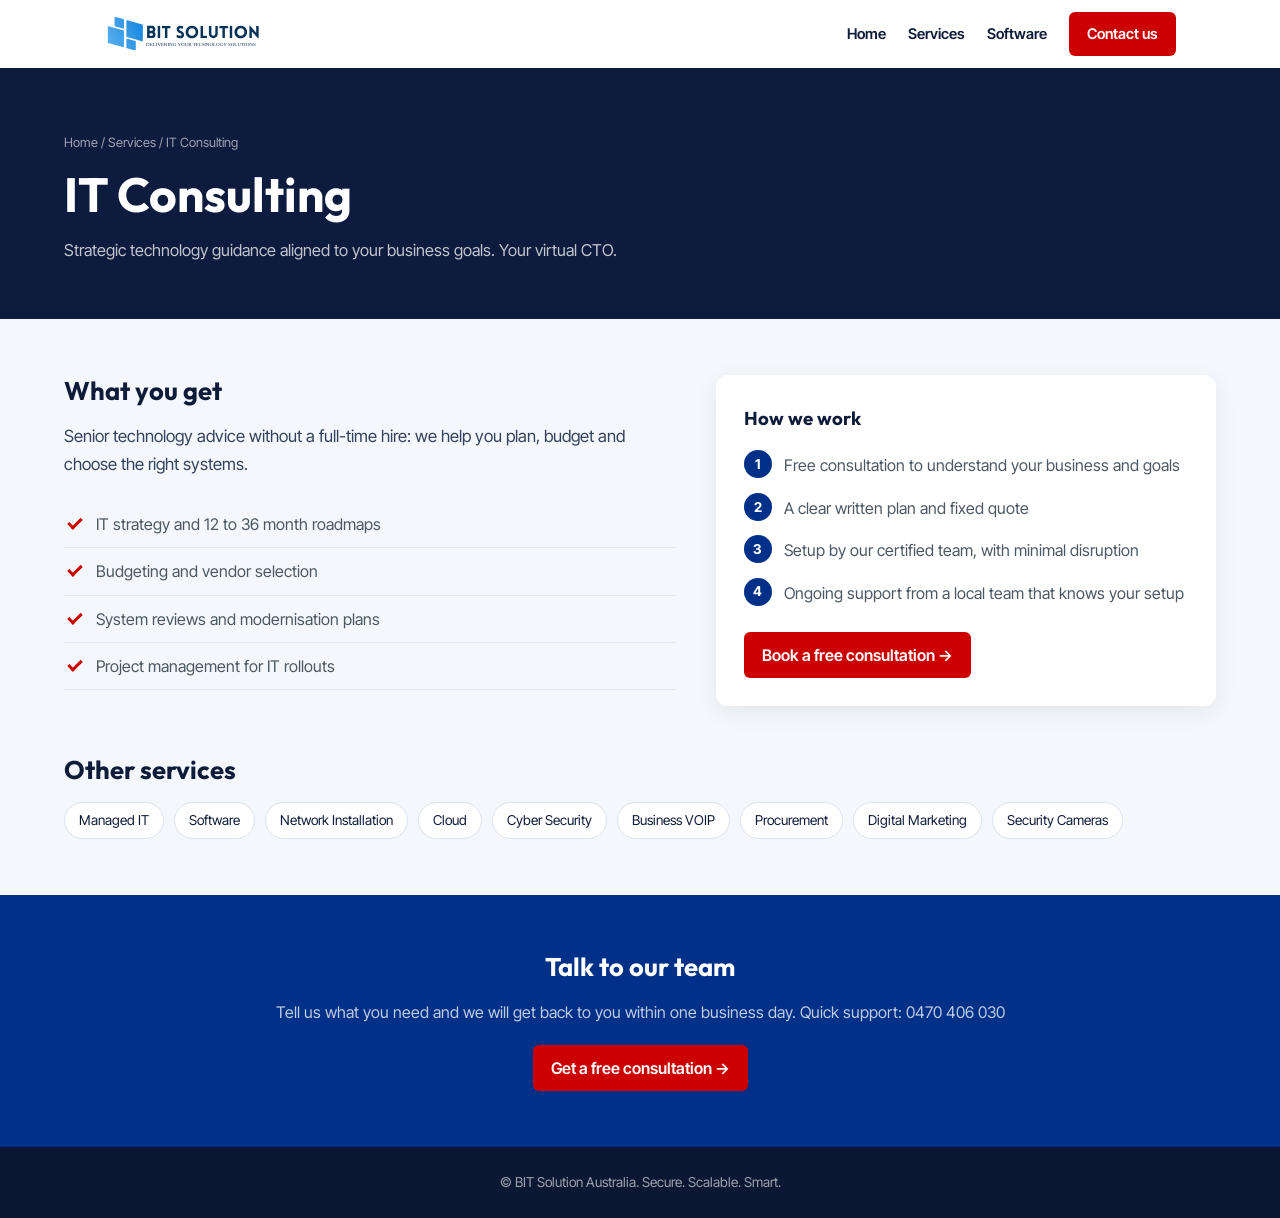
<file: it-consulting.html>
<!DOCTYPE html>
<html lang="en">
<head>
  <meta charset="UTF-8" />
  <meta name="viewport" content="width=device-width, initial-scale=1.0" />
  <title>IT Consulting | BIT Solution Australia</title>
  <meta name="description" content="Strategic technology guidance aligned to your business goals. Your virtual CTO." />
  <link rel="canonical" href="https://bitsolution.au/it-consulting.html" />
  <link rel="preconnect" href="https://fonts.googleapis.com" />
  <link rel="preconnect" href="https://fonts.gstatic.com" crossorigin />
  <link href="https://fonts.googleapis.com/css2?family=Inter+Tight:wght@400;500;600;700&family=Outfit:wght@500;600;700&display=swap" rel="stylesheet" />
  <link rel="stylesheet" href="pages.css" />
</head>
<body>
  <header class="bar"><div class="bar-in">
    <a href="index.html" class="nav-logo">
        <svg xmlns="http://www.w3.org/2000/svg" xmlns:xlink="http://www.w3.org/1999/xlink" width="150" height="38" viewBox="0 0 187.5 48" style="display:block;">
          <defs>
            <style>.a{fill:none;}.a,.b,.e{fill-rule:evenodd;}.b,.f{fill:#063459;}.c{clip-path:url(#a);}.d{clip-path:url(#b);}.e{fill:url(#c);}.f{font-size:6px;font-family:Nunito-Regular, Nunito;}</style>
            <clipPath id="a"><path d="M0,0H42.727V40.516H0Z"></path></clipPath>
            <clipPath id="b"><path d="M22.82,23.119V5.037a1.061,1.061,0,0,1,1.352-1.02L41.949,8.982A1.062,1.062,0,0,1,42.727,10V28.084a1.062,1.062,0,0,1-1.352,1.02L23.6,24.138a1.054,1.054,0,0,1-.777-1.02ZM9.4,11.373l9.152,2.559a1.065,1.065,0,0,0,1.352-1.019v-9.3a1.061,1.061,0,0,0-.777-1.02L9.977.041A1.061,1.061,0,0,0,8.625,1.06v9.293A1.054,1.054,0,0,0,9.4,11.373Zm9.727,4.707L1.352,11.115A1.062,1.062,0,0,0,0,12.134V30.216a1.062,1.062,0,0,0,.777,1.02L18.555,36.2a1.061,1.061,0,0,0,1.352-1.02V17.1a1.057,1.057,0,0,0-.777-1.02Zm14.2,12.766-9.152-2.559a1.065,1.065,0,0,0-1.352,1.019v9.3a1.057,1.057,0,0,0,.777,1.02l9.152,2.555A1.061,1.061,0,0,0,34.1,39.158V29.865a1.054,1.054,0,0,0-.777-1.02Z"></path></clipPath>
            <linearGradient id="c" x1="1.095" y1="0.244" x2="-0.095" y2="0.757" gradientUnits="objectBoundingBox">
              <stop offset="0" stop-color="#1283dd"></stop><stop offset="0.5" stop-color="#399ce7"></stop><stop offset="1" stop-color="#5ab0ef"></stop>
            </linearGradient>
          </defs>
          <path class="a" d="M0,0H187.5V48H0Z"></path>
          <g transform="translate(50.787 14.242)"><path class="b" d="M0,14.656H5.793a4.353,4.353,0,0,0,4.32-4.4A3.544,3.544,0,0,0,8.6,7.328,3.579,3.579,0,0,0,9.949,4.441,4.02,4.02,0,0,0,5.793,0H0ZM2.949,2.926h2.6A1.356,1.356,0,0,1,6.9,4.4,1.368,1.368,0,0,1,5.551,5.875h-2.6Zm0,5.875h2.6a1.44,1.44,0,0,1,1.473,1.453,1.457,1.457,0,0,1-1.473,1.477h-2.6Z"></path></g>
          <g transform="translate(63.5 14.262)"><path class="b" d="M2.93,14.637V0H0V14.637Z"></path></g>
          <g transform="translate(68.497 14.281)"><path class="b" d="M6.57,14.617V2.906h3.644V0H0V2.906H3.645V14.617Z"></path></g>
          <g transform="translate(86.059 14.145)"><path class="b" d="M0,13.813a9.148,9.148,0,0,0,4.629,1.063,4.339,4.339,0,0,0,4.422-4.441c0-2.332-1.965-3.645-4.238-4.484-.84-.285-1.555-.652-1.637-1.473A1.445,1.445,0,0,1,4.629,2.84a6.64,6.64,0,0,1,2.988.613L7.984.629A8.6,8.6,0,0,0,4.34.016,4.287,4.287,0,0,0,.207,4.477c0,2.457,2.047,3.625,4.34,4.465.816.285,1.453.652,1.516,1.492A1.478,1.478,0,0,1,4.547,11.91,6.587,6.587,0,0,1,.371,10.742Z"></path></g>
          <g transform="translate(97.054 14.016)"><path class="b" d="M7.553,15.086C17.627,15.086,17.627,0,7.553,0s-10.07,15.086,0,15.086Zm0-3.027c-5.855,0-5.855-9.051,0-9.051s5.855,9.051,0,9.051Z"></path></g>
          <g transform="translate(114.903 14.262)"><path class="b" d="M0,0V14.637H7.574V11.711H2.93V0Z"></path></g>
          <g transform="translate(124.913 14.262)"><path class="b" d="M10.586,9.539V0H7.68V9.52c0,3.07-4.75,3.07-4.75,0V0H0V9.539c0,6.961,10.586,6.961,10.586,0Z"></path></g>
          <g transform="translate(137.505 14.281)"><path class="b" d="M6.57,14.617V2.906h3.644V0H0V2.906H3.645V14.617Z"></path></g>
          <g transform="translate(149.929 14.262)"><path class="b" d="M2.93,14.637V0H0V14.637Z"></path></g>
          <g transform="translate(155.642 14.016)"><path class="b" d="M7.553,15.086C17.627,15.086,17.627,0,7.553,0s-10.07,15.086,0,15.086Zm0-3.027c-5.855,0-5.855-9.051,0-9.051s5.855,9.051,0,9.051Z"></path></g>
          <g transform="translate(173.491 13.953)"><path class="b" d="M2.93,6.98l7.41,8.273h.777V.328H8.168V8.6L.777,0H0V14.945H2.93Z"></path></g>
          <g transform="translate(3.027 3.379)">
            <path class="a" d="M0,0H42.727V40.516H0Z"></path>
            <g class="c"><g transform="translate(0 0.155)">
              <path class="a" d="M22.82,23.119V5.037a1.061,1.061,0,0,1,1.352-1.02L41.949,8.982A1.062,1.062,0,0,1,42.727,10V28.084a1.062,1.062,0,0,1-1.352,1.02L23.6,24.138a1.054,1.054,0,0,1-.777-1.02ZM9.4,11.373l9.152,2.559a1.065,1.065,0,0,0,1.352-1.019v-9.3a1.061,1.061,0,0,0-.777-1.02L9.977.041A1.061,1.061,0,0,0,8.625,1.06v9.293A1.054,1.054,0,0,0,9.4,11.373Zm9.727,4.707L1.352,11.115A1.062,1.062,0,0,0,0,12.134V30.216a1.062,1.062,0,0,0,.777,1.02L18.555,36.2a1.061,1.061,0,0,0,1.352-1.02V17.1a1.057,1.057,0,0,0-.777-1.02Zm14.2,12.766-9.152-2.559a1.065,1.065,0,0,0-1.352,1.019v9.3a1.057,1.057,0,0,0,.777,1.02l9.152,2.555A1.061,1.061,0,0,0,34.1,39.158V29.865a1.054,1.054,0,0,0-.777-1.02Z"></path>
              <g class="d"><g transform="translate(0 -0.151)"><path class="e" d="M42.727,0H0V40.512H42.727Z"></path></g></g>
            </g></g>
          </g>
          <text class="f" transform="translate(48 38)"><tspan x="0" y="0" xml:space="preserve"> DELIVERING YOUR TECHNOLOGY SOLUTIONS</tspan></text>
        </svg>
      </a>
    <nav class="bar-links">
      <a href="index.html" class="hide-m">Home</a>
      <a href="index.html#services">Services</a>
      <a href="software-services.html" class="hide-m">Software</a>
      <a href="index.html#contact" class="btn">Contact us</a>
    </nav>
  </div></header>
  <section class="hero"><div class="hero-in">
    <div class="crumb"><a href="index.html">Home</a> / <a href="index.html#services">Services</a> / IT Consulting</div>
    <h1>IT Consulting</h1>
    <p>Strategic technology guidance aligned to your business goals. Your virtual CTO.</p>
  </div></section>
  <main class="wrap"><div class="grid2">
    <div>
      <h2>What you get</h2>
      <p class="lead">Senior technology advice without a full-time hire: we help you plan, budget and choose the right systems.</p>
      <ul class="ticks"><li>IT strategy and 12 to 36 month roadmaps</li><li>Budgeting and vendor selection</li><li>System reviews and modernisation plans</li><li>Project management for IT rollouts</li></ul>
    </div>
    <div class="card">
      <h3>How we work</h3>
      <ol class="steps">
        <li>Free consultation to understand your business and goals</li>
        <li>A clear written plan and fixed quote</li>
        <li>Setup by our certified team, with minimal disruption</li>
        <li>Ongoing support from a local team that knows your setup</li>
      </ol>
      <p style="margin-top:18px"><a href="index.html#contact" class="btn">Book a free consultation &rarr;</a></p>
    </div>
  </div>
  <h2 style="margin-top:48px">Other services</h2>
  <div class="others"><a href="managed-it-services.html">Managed IT</a><a href="software-services.html">Software</a><a href="office-network-installation.html">Network Installation</a><a href="cloud-services.html">Cloud</a><a href="cyber-security-services.html">Cyber Security</a><a href="business-voip-phone-services.html">Business VOIP</a><a href="procurement-services.html">Procurement</a><a href="digital-marketing-services.html">Digital Marketing</a><a href="security-camera-installation.html">Security Cameras</a></div>
  </main>

  <section class="cta">
    <h2>Talk to our team</h2>
    <p>Tell us what you need and we will get back to you within one business day. Quick support: <a href="tel:+61470406030">0470 406 030</a></p>
    <a href="index.html#contact" class="btn">Get a free consultation &rarr;</a>
  </section>
  <footer>&copy; BIT Solution Australia. Secure. Scalable. Smart.</footer>
</body>
</html>
</file>
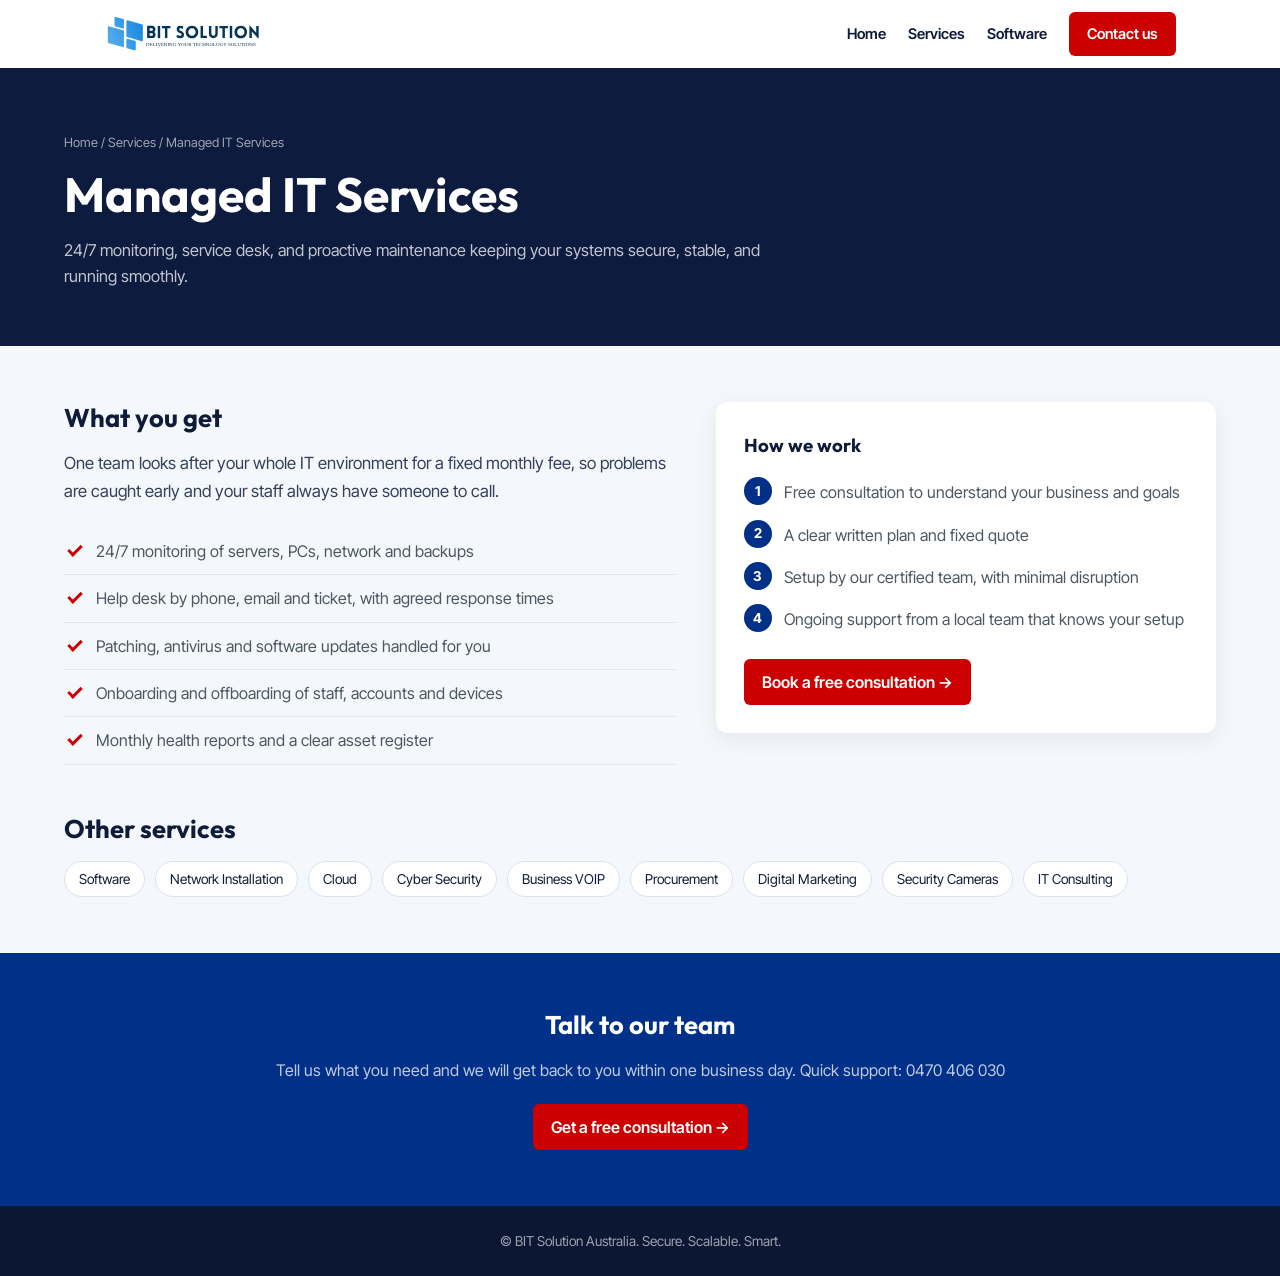
<file: managed-it-services.html>
<!DOCTYPE html>
<html lang="en">
<head>
  <meta charset="UTF-8" />
  <meta name="viewport" content="width=device-width, initial-scale=1.0" />
  <title>Managed IT Services | BIT Solution Australia</title>
  <meta name="description" content="24/7 monitoring, service desk, and proactive maintenance keeping your systems secure, stable, and running smoothly." />
  <link rel="canonical" href="https://bitsolution.au/managed-it-services.html" />
  <link rel="preconnect" href="https://fonts.googleapis.com" />
  <link rel="preconnect" href="https://fonts.gstatic.com" crossorigin />
  <link href="https://fonts.googleapis.com/css2?family=Inter+Tight:wght@400;500;600;700&family=Outfit:wght@500;600;700&display=swap" rel="stylesheet" />
  <link rel="stylesheet" href="pages.css" />
</head>
<body>
  <header class="bar"><div class="bar-in">
    <a href="index.html" class="nav-logo">
        <svg xmlns="http://www.w3.org/2000/svg" xmlns:xlink="http://www.w3.org/1999/xlink" width="150" height="38" viewBox="0 0 187.5 48" style="display:block;">
          <defs>
            <style>.a{fill:none;}.a,.b,.e{fill-rule:evenodd;}.b,.f{fill:#063459;}.c{clip-path:url(#a);}.d{clip-path:url(#b);}.e{fill:url(#c);}.f{font-size:6px;font-family:Nunito-Regular, Nunito;}</style>
            <clipPath id="a"><path d="M0,0H42.727V40.516H0Z"></path></clipPath>
            <clipPath id="b"><path d="M22.82,23.119V5.037a1.061,1.061,0,0,1,1.352-1.02L41.949,8.982A1.062,1.062,0,0,1,42.727,10V28.084a1.062,1.062,0,0,1-1.352,1.02L23.6,24.138a1.054,1.054,0,0,1-.777-1.02ZM9.4,11.373l9.152,2.559a1.065,1.065,0,0,0,1.352-1.019v-9.3a1.061,1.061,0,0,0-.777-1.02L9.977.041A1.061,1.061,0,0,0,8.625,1.06v9.293A1.054,1.054,0,0,0,9.4,11.373Zm9.727,4.707L1.352,11.115A1.062,1.062,0,0,0,0,12.134V30.216a1.062,1.062,0,0,0,.777,1.02L18.555,36.2a1.061,1.061,0,0,0,1.352-1.02V17.1a1.057,1.057,0,0,0-.777-1.02Zm14.2,12.766-9.152-2.559a1.065,1.065,0,0,0-1.352,1.019v9.3a1.057,1.057,0,0,0,.777,1.02l9.152,2.555A1.061,1.061,0,0,0,34.1,39.158V29.865a1.054,1.054,0,0,0-.777-1.02Z"></path></clipPath>
            <linearGradient id="c" x1="1.095" y1="0.244" x2="-0.095" y2="0.757" gradientUnits="objectBoundingBox">
              <stop offset="0" stop-color="#1283dd"></stop><stop offset="0.5" stop-color="#399ce7"></stop><stop offset="1" stop-color="#5ab0ef"></stop>
            </linearGradient>
          </defs>
          <path class="a" d="M0,0H187.5V48H0Z"></path>
          <g transform="translate(50.787 14.242)"><path class="b" d="M0,14.656H5.793a4.353,4.353,0,0,0,4.32-4.4A3.544,3.544,0,0,0,8.6,7.328,3.579,3.579,0,0,0,9.949,4.441,4.02,4.02,0,0,0,5.793,0H0ZM2.949,2.926h2.6A1.356,1.356,0,0,1,6.9,4.4,1.368,1.368,0,0,1,5.551,5.875h-2.6Zm0,5.875h2.6a1.44,1.44,0,0,1,1.473,1.453,1.457,1.457,0,0,1-1.473,1.477h-2.6Z"></path></g>
          <g transform="translate(63.5 14.262)"><path class="b" d="M2.93,14.637V0H0V14.637Z"></path></g>
          <g transform="translate(68.497 14.281)"><path class="b" d="M6.57,14.617V2.906h3.644V0H0V2.906H3.645V14.617Z"></path></g>
          <g transform="translate(86.059 14.145)"><path class="b" d="M0,13.813a9.148,9.148,0,0,0,4.629,1.063,4.339,4.339,0,0,0,4.422-4.441c0-2.332-1.965-3.645-4.238-4.484-.84-.285-1.555-.652-1.637-1.473A1.445,1.445,0,0,1,4.629,2.84a6.64,6.64,0,0,1,2.988.613L7.984.629A8.6,8.6,0,0,0,4.34.016,4.287,4.287,0,0,0,.207,4.477c0,2.457,2.047,3.625,4.34,4.465.816.285,1.453.652,1.516,1.492A1.478,1.478,0,0,1,4.547,11.91,6.587,6.587,0,0,1,.371,10.742Z"></path></g>
          <g transform="translate(97.054 14.016)"><path class="b" d="M7.553,15.086C17.627,15.086,17.627,0,7.553,0s-10.07,15.086,0,15.086Zm0-3.027c-5.855,0-5.855-9.051,0-9.051s5.855,9.051,0,9.051Z"></path></g>
          <g transform="translate(114.903 14.262)"><path class="b" d="M0,0V14.637H7.574V11.711H2.93V0Z"></path></g>
          <g transform="translate(124.913 14.262)"><path class="b" d="M10.586,9.539V0H7.68V9.52c0,3.07-4.75,3.07-4.75,0V0H0V9.539c0,6.961,10.586,6.961,10.586,0Z"></path></g>
          <g transform="translate(137.505 14.281)"><path class="b" d="M6.57,14.617V2.906h3.644V0H0V2.906H3.645V14.617Z"></path></g>
          <g transform="translate(149.929 14.262)"><path class="b" d="M2.93,14.637V0H0V14.637Z"></path></g>
          <g transform="translate(155.642 14.016)"><path class="b" d="M7.553,15.086C17.627,15.086,17.627,0,7.553,0s-10.07,15.086,0,15.086Zm0-3.027c-5.855,0-5.855-9.051,0-9.051s5.855,9.051,0,9.051Z"></path></g>
          <g transform="translate(173.491 13.953)"><path class="b" d="M2.93,6.98l7.41,8.273h.777V.328H8.168V8.6L.777,0H0V14.945H2.93Z"></path></g>
          <g transform="translate(3.027 3.379)">
            <path class="a" d="M0,0H42.727V40.516H0Z"></path>
            <g class="c"><g transform="translate(0 0.155)">
              <path class="a" d="M22.82,23.119V5.037a1.061,1.061,0,0,1,1.352-1.02L41.949,8.982A1.062,1.062,0,0,1,42.727,10V28.084a1.062,1.062,0,0,1-1.352,1.02L23.6,24.138a1.054,1.054,0,0,1-.777-1.02ZM9.4,11.373l9.152,2.559a1.065,1.065,0,0,0,1.352-1.019v-9.3a1.061,1.061,0,0,0-.777-1.02L9.977.041A1.061,1.061,0,0,0,8.625,1.06v9.293A1.054,1.054,0,0,0,9.4,11.373Zm9.727,4.707L1.352,11.115A1.062,1.062,0,0,0,0,12.134V30.216a1.062,1.062,0,0,0,.777,1.02L18.555,36.2a1.061,1.061,0,0,0,1.352-1.02V17.1a1.057,1.057,0,0,0-.777-1.02Zm14.2,12.766-9.152-2.559a1.065,1.065,0,0,0-1.352,1.019v9.3a1.057,1.057,0,0,0,.777,1.02l9.152,2.555A1.061,1.061,0,0,0,34.1,39.158V29.865a1.054,1.054,0,0,0-.777-1.02Z"></path>
              <g class="d"><g transform="translate(0 -0.151)"><path class="e" d="M42.727,0H0V40.512H42.727Z"></path></g></g>
            </g></g>
          </g>
          <text class="f" transform="translate(48 38)"><tspan x="0" y="0" xml:space="preserve"> DELIVERING YOUR TECHNOLOGY SOLUTIONS</tspan></text>
        </svg>
      </a>
    <nav class="bar-links">
      <a href="index.html" class="hide-m">Home</a>
      <a href="index.html#services">Services</a>
      <a href="software-services.html" class="hide-m">Software</a>
      <a href="index.html#contact" class="btn">Contact us</a>
    </nav>
  </div></header>
  <section class="hero"><div class="hero-in">
    <div class="crumb"><a href="index.html">Home</a> / <a href="index.html#services">Services</a> / Managed IT Services</div>
    <h1>Managed IT Services</h1>
    <p>24/7 monitoring, service desk, and proactive maintenance keeping your systems secure, stable, and running smoothly.</p>
  </div></section>
  <main class="wrap"><div class="grid2">
    <div>
      <h2>What you get</h2>
      <p class="lead">One team looks after your whole IT environment for a fixed monthly fee, so problems are caught early and your staff always have someone to call.</p>
      <ul class="ticks"><li>24/7 monitoring of servers, PCs, network and backups</li><li>Help desk by phone, email and ticket, with agreed response times</li><li>Patching, antivirus and software updates handled for you</li><li>Onboarding and offboarding of staff, accounts and devices</li><li>Monthly health reports and a clear asset register</li></ul>
    </div>
    <div class="card">
      <h3>How we work</h3>
      <ol class="steps">
        <li>Free consultation to understand your business and goals</li>
        <li>A clear written plan and fixed quote</li>
        <li>Setup by our certified team, with minimal disruption</li>
        <li>Ongoing support from a local team that knows your setup</li>
      </ol>
      <p style="margin-top:18px"><a href="index.html#contact" class="btn">Book a free consultation &rarr;</a></p>
    </div>
  </div>
  <h2 style="margin-top:48px">Other services</h2>
  <div class="others"><a href="software-services.html">Software</a><a href="office-network-installation.html">Network Installation</a><a href="cloud-services.html">Cloud</a><a href="cyber-security-services.html">Cyber Security</a><a href="business-voip-phone-services.html">Business VOIP</a><a href="procurement-services.html">Procurement</a><a href="digital-marketing-services.html">Digital Marketing</a><a href="security-camera-installation.html">Security Cameras</a><a href="it-consulting.html">IT Consulting</a></div>
  </main>

  <section class="cta">
    <h2>Talk to our team</h2>
    <p>Tell us what you need and we will get back to you within one business day. Quick support: <a href="tel:+61470406030">0470 406 030</a></p>
    <a href="index.html#contact" class="btn">Get a free consultation &rarr;</a>
  </section>
  <footer>&copy; BIT Solution Australia. Secure. Scalable. Smart.</footer>
</body>
</html>
</file>
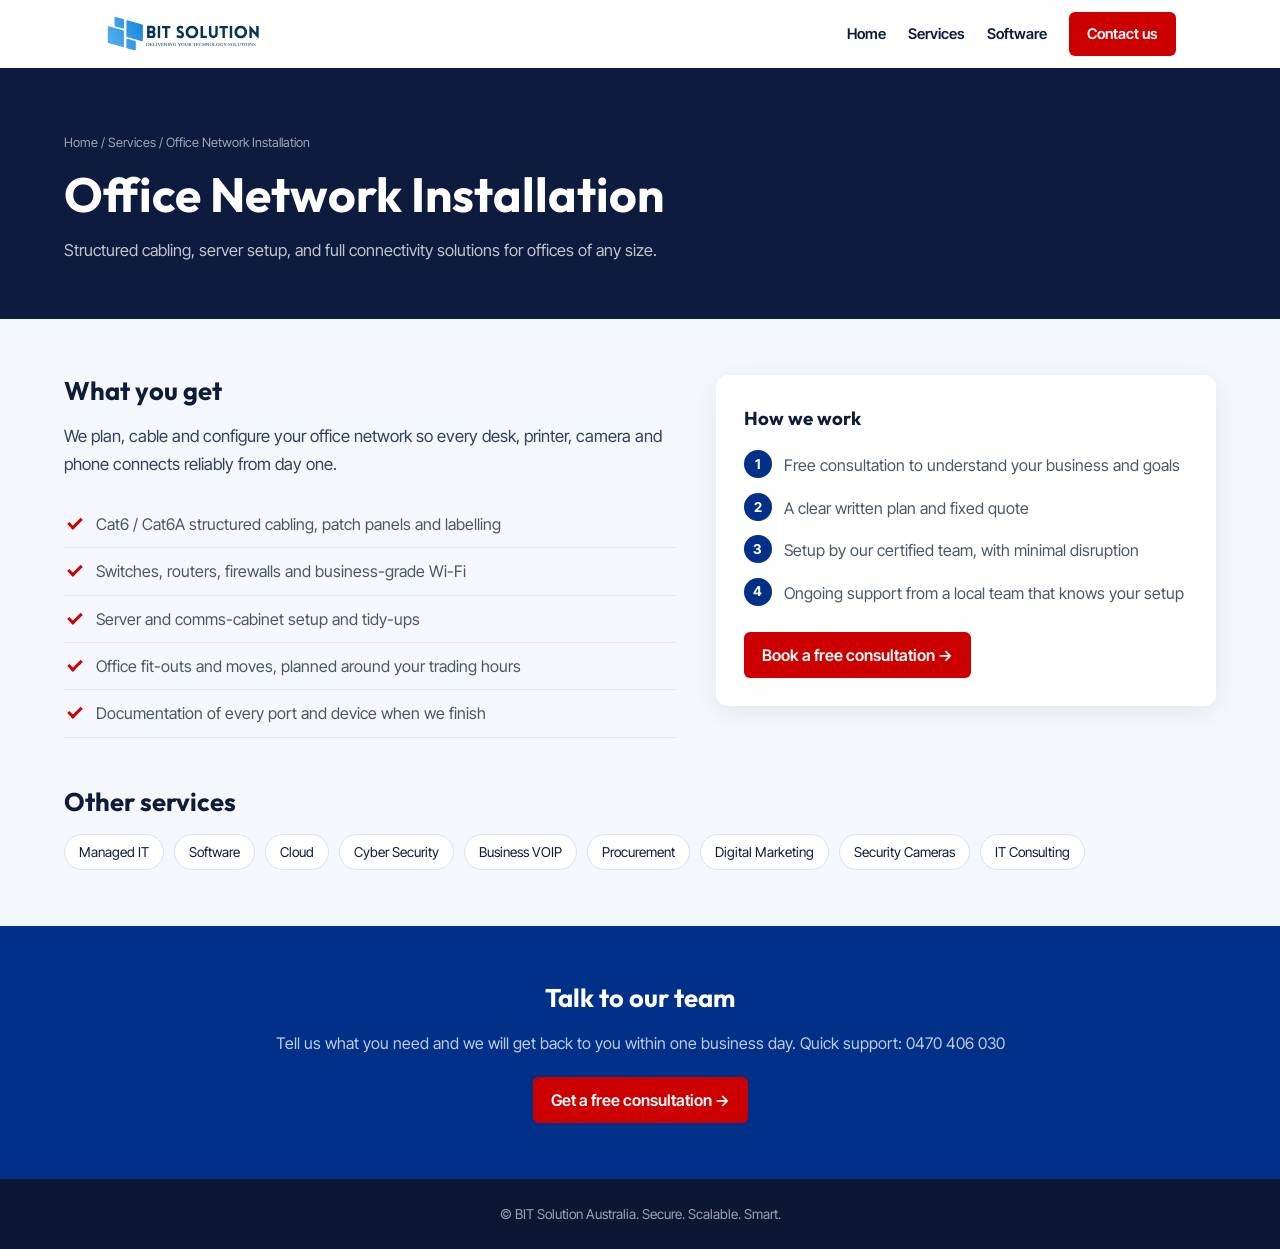
<file: office-network-installation.html>
<!DOCTYPE html>
<html lang="en">
<head>
  <meta charset="UTF-8" />
  <meta name="viewport" content="width=device-width, initial-scale=1.0" />
  <title>Office Network Installation | BIT Solution Australia</title>
  <meta name="description" content="Structured cabling, server setup, and full connectivity solutions for offices of any size." />
  <link rel="canonical" href="https://bitsolution.au/office-network-installation.html" />
  <link rel="preconnect" href="https://fonts.googleapis.com" />
  <link rel="preconnect" href="https://fonts.gstatic.com" crossorigin />
  <link href="https://fonts.googleapis.com/css2?family=Inter+Tight:wght@400;500;600;700&family=Outfit:wght@500;600;700&display=swap" rel="stylesheet" />
  <link rel="stylesheet" href="pages.css" />
</head>
<body>
  <header class="bar"><div class="bar-in">
    <a href="index.html" class="nav-logo">
        <svg xmlns="http://www.w3.org/2000/svg" xmlns:xlink="http://www.w3.org/1999/xlink" width="150" height="38" viewBox="0 0 187.5 48" style="display:block;">
          <defs>
            <style>.a{fill:none;}.a,.b,.e{fill-rule:evenodd;}.b,.f{fill:#063459;}.c{clip-path:url(#a);}.d{clip-path:url(#b);}.e{fill:url(#c);}.f{font-size:6px;font-family:Nunito-Regular, Nunito;}</style>
            <clipPath id="a"><path d="M0,0H42.727V40.516H0Z"></path></clipPath>
            <clipPath id="b"><path d="M22.82,23.119V5.037a1.061,1.061,0,0,1,1.352-1.02L41.949,8.982A1.062,1.062,0,0,1,42.727,10V28.084a1.062,1.062,0,0,1-1.352,1.02L23.6,24.138a1.054,1.054,0,0,1-.777-1.02ZM9.4,11.373l9.152,2.559a1.065,1.065,0,0,0,1.352-1.019v-9.3a1.061,1.061,0,0,0-.777-1.02L9.977.041A1.061,1.061,0,0,0,8.625,1.06v9.293A1.054,1.054,0,0,0,9.4,11.373Zm9.727,4.707L1.352,11.115A1.062,1.062,0,0,0,0,12.134V30.216a1.062,1.062,0,0,0,.777,1.02L18.555,36.2a1.061,1.061,0,0,0,1.352-1.02V17.1a1.057,1.057,0,0,0-.777-1.02Zm14.2,12.766-9.152-2.559a1.065,1.065,0,0,0-1.352,1.019v9.3a1.057,1.057,0,0,0,.777,1.02l9.152,2.555A1.061,1.061,0,0,0,34.1,39.158V29.865a1.054,1.054,0,0,0-.777-1.02Z"></path></clipPath>
            <linearGradient id="c" x1="1.095" y1="0.244" x2="-0.095" y2="0.757" gradientUnits="objectBoundingBox">
              <stop offset="0" stop-color="#1283dd"></stop><stop offset="0.5" stop-color="#399ce7"></stop><stop offset="1" stop-color="#5ab0ef"></stop>
            </linearGradient>
          </defs>
          <path class="a" d="M0,0H187.5V48H0Z"></path>
          <g transform="translate(50.787 14.242)"><path class="b" d="M0,14.656H5.793a4.353,4.353,0,0,0,4.32-4.4A3.544,3.544,0,0,0,8.6,7.328,3.579,3.579,0,0,0,9.949,4.441,4.02,4.02,0,0,0,5.793,0H0ZM2.949,2.926h2.6A1.356,1.356,0,0,1,6.9,4.4,1.368,1.368,0,0,1,5.551,5.875h-2.6Zm0,5.875h2.6a1.44,1.44,0,0,1,1.473,1.453,1.457,1.457,0,0,1-1.473,1.477h-2.6Z"></path></g>
          <g transform="translate(63.5 14.262)"><path class="b" d="M2.93,14.637V0H0V14.637Z"></path></g>
          <g transform="translate(68.497 14.281)"><path class="b" d="M6.57,14.617V2.906h3.644V0H0V2.906H3.645V14.617Z"></path></g>
          <g transform="translate(86.059 14.145)"><path class="b" d="M0,13.813a9.148,9.148,0,0,0,4.629,1.063,4.339,4.339,0,0,0,4.422-4.441c0-2.332-1.965-3.645-4.238-4.484-.84-.285-1.555-.652-1.637-1.473A1.445,1.445,0,0,1,4.629,2.84a6.64,6.64,0,0,1,2.988.613L7.984.629A8.6,8.6,0,0,0,4.34.016,4.287,4.287,0,0,0,.207,4.477c0,2.457,2.047,3.625,4.34,4.465.816.285,1.453.652,1.516,1.492A1.478,1.478,0,0,1,4.547,11.91,6.587,6.587,0,0,1,.371,10.742Z"></path></g>
          <g transform="translate(97.054 14.016)"><path class="b" d="M7.553,15.086C17.627,15.086,17.627,0,7.553,0s-10.07,15.086,0,15.086Zm0-3.027c-5.855,0-5.855-9.051,0-9.051s5.855,9.051,0,9.051Z"></path></g>
          <g transform="translate(114.903 14.262)"><path class="b" d="M0,0V14.637H7.574V11.711H2.93V0Z"></path></g>
          <g transform="translate(124.913 14.262)"><path class="b" d="M10.586,9.539V0H7.68V9.52c0,3.07-4.75,3.07-4.75,0V0H0V9.539c0,6.961,10.586,6.961,10.586,0Z"></path></g>
          <g transform="translate(137.505 14.281)"><path class="b" d="M6.57,14.617V2.906h3.644V0H0V2.906H3.645V14.617Z"></path></g>
          <g transform="translate(149.929 14.262)"><path class="b" d="M2.93,14.637V0H0V14.637Z"></path></g>
          <g transform="translate(155.642 14.016)"><path class="b" d="M7.553,15.086C17.627,15.086,17.627,0,7.553,0s-10.07,15.086,0,15.086Zm0-3.027c-5.855,0-5.855-9.051,0-9.051s5.855,9.051,0,9.051Z"></path></g>
          <g transform="translate(173.491 13.953)"><path class="b" d="M2.93,6.98l7.41,8.273h.777V.328H8.168V8.6L.777,0H0V14.945H2.93Z"></path></g>
          <g transform="translate(3.027 3.379)">
            <path class="a" d="M0,0H42.727V40.516H0Z"></path>
            <g class="c"><g transform="translate(0 0.155)">
              <path class="a" d="M22.82,23.119V5.037a1.061,1.061,0,0,1,1.352-1.02L41.949,8.982A1.062,1.062,0,0,1,42.727,10V28.084a1.062,1.062,0,0,1-1.352,1.02L23.6,24.138a1.054,1.054,0,0,1-.777-1.02ZM9.4,11.373l9.152,2.559a1.065,1.065,0,0,0,1.352-1.019v-9.3a1.061,1.061,0,0,0-.777-1.02L9.977.041A1.061,1.061,0,0,0,8.625,1.06v9.293A1.054,1.054,0,0,0,9.4,11.373Zm9.727,4.707L1.352,11.115A1.062,1.062,0,0,0,0,12.134V30.216a1.062,1.062,0,0,0,.777,1.02L18.555,36.2a1.061,1.061,0,0,0,1.352-1.02V17.1a1.057,1.057,0,0,0-.777-1.02Zm14.2,12.766-9.152-2.559a1.065,1.065,0,0,0-1.352,1.019v9.3a1.057,1.057,0,0,0,.777,1.02l9.152,2.555A1.061,1.061,0,0,0,34.1,39.158V29.865a1.054,1.054,0,0,0-.777-1.02Z"></path>
              <g class="d"><g transform="translate(0 -0.151)"><path class="e" d="M42.727,0H0V40.512H42.727Z"></path></g></g>
            </g></g>
          </g>
          <text class="f" transform="translate(48 38)"><tspan x="0" y="0" xml:space="preserve"> DELIVERING YOUR TECHNOLOGY SOLUTIONS</tspan></text>
        </svg>
      </a>
    <nav class="bar-links">
      <a href="index.html" class="hide-m">Home</a>
      <a href="index.html#services">Services</a>
      <a href="software-services.html" class="hide-m">Software</a>
      <a href="index.html#contact" class="btn">Contact us</a>
    </nav>
  </div></header>
  <section class="hero"><div class="hero-in">
    <div class="crumb"><a href="index.html">Home</a> / <a href="index.html#services">Services</a> / Office Network Installation</div>
    <h1>Office Network Installation</h1>
    <p>Structured cabling, server setup, and full connectivity solutions for offices of any size.</p>
  </div></section>
  <main class="wrap"><div class="grid2">
    <div>
      <h2>What you get</h2>
      <p class="lead">We plan, cable and configure your office network so every desk, printer, camera and phone connects reliably from day one.</p>
      <ul class="ticks"><li>Cat6 / Cat6A structured cabling, patch panels and labelling</li><li>Switches, routers, firewalls and business-grade Wi-Fi</li><li>Server and comms-cabinet setup and tidy-ups</li><li>Office fit-outs and moves, planned around your trading hours</li><li>Documentation of every port and device when we finish</li></ul>
    </div>
    <div class="card">
      <h3>How we work</h3>
      <ol class="steps">
        <li>Free consultation to understand your business and goals</li>
        <li>A clear written plan and fixed quote</li>
        <li>Setup by our certified team, with minimal disruption</li>
        <li>Ongoing support from a local team that knows your setup</li>
      </ol>
      <p style="margin-top:18px"><a href="index.html#contact" class="btn">Book a free consultation &rarr;</a></p>
    </div>
  </div>
  <h2 style="margin-top:48px">Other services</h2>
  <div class="others"><a href="managed-it-services.html">Managed IT</a><a href="software-services.html">Software</a><a href="cloud-services.html">Cloud</a><a href="cyber-security-services.html">Cyber Security</a><a href="business-voip-phone-services.html">Business VOIP</a><a href="procurement-services.html">Procurement</a><a href="digital-marketing-services.html">Digital Marketing</a><a href="security-camera-installation.html">Security Cameras</a><a href="it-consulting.html">IT Consulting</a></div>
  </main>

  <section class="cta">
    <h2>Talk to our team</h2>
    <p>Tell us what you need and we will get back to you within one business day. Quick support: <a href="tel:+61470406030">0470 406 030</a></p>
    <a href="index.html#contact" class="btn">Get a free consultation &rarr;</a>
  </section>
  <footer>&copy; BIT Solution Australia. Secure. Scalable. Smart.</footer>
</body>
</html>
</file>
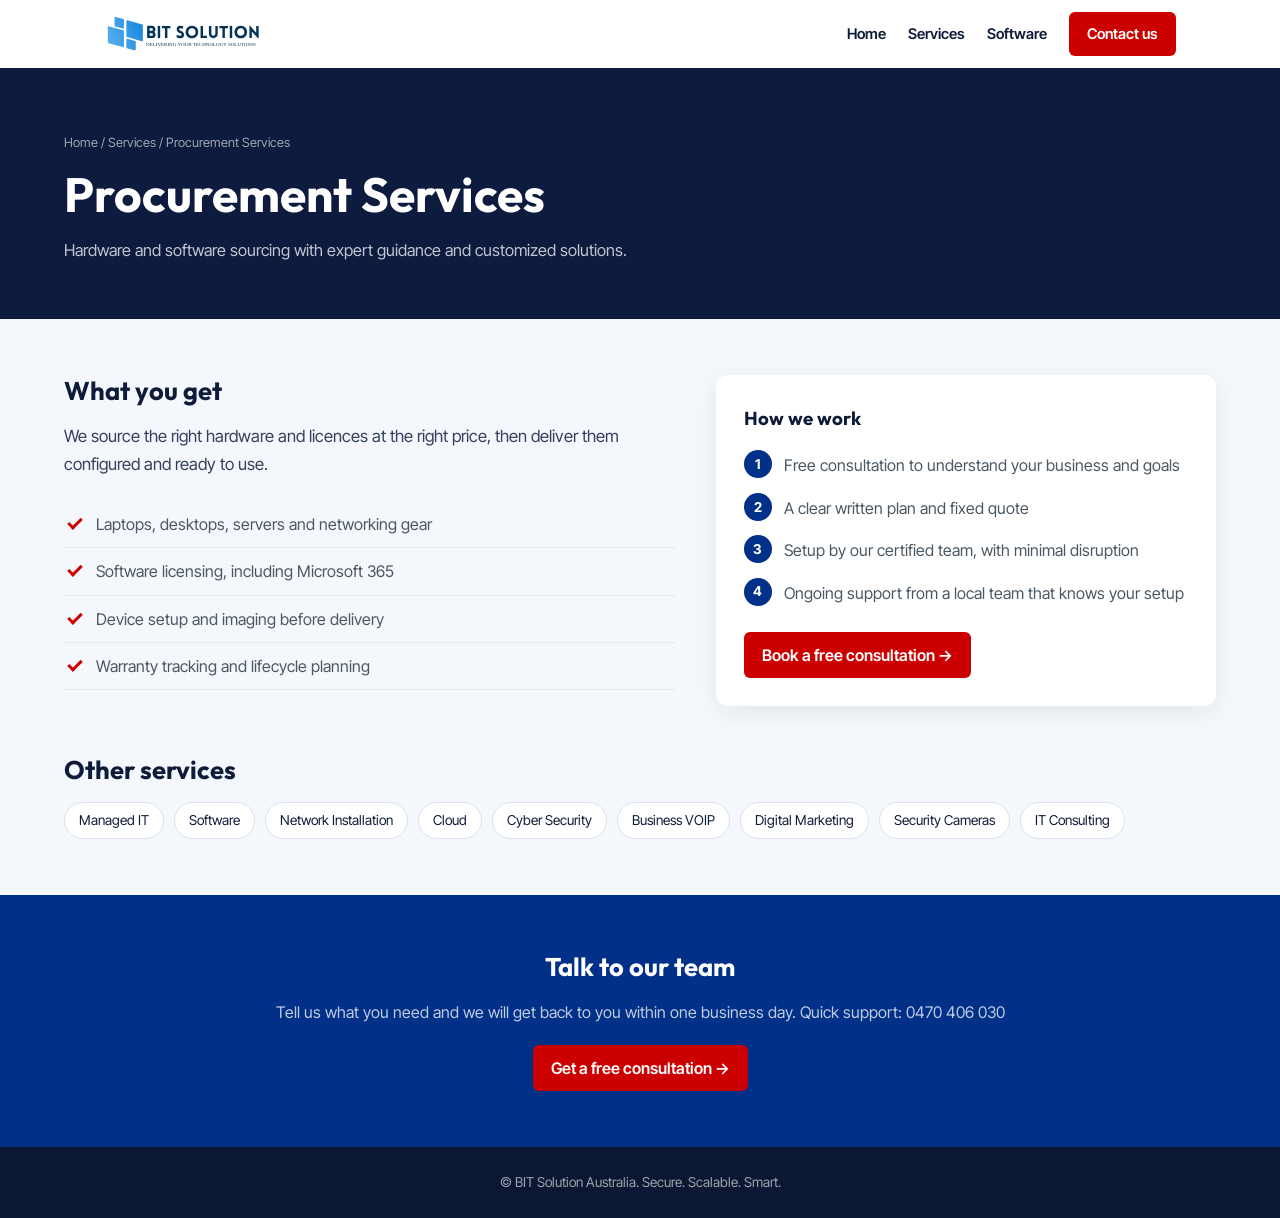
<file: procurement-services.html>
<!DOCTYPE html>
<html lang="en">
<head>
  <meta charset="UTF-8" />
  <meta name="viewport" content="width=device-width, initial-scale=1.0" />
  <title>Procurement Services | BIT Solution Australia</title>
  <meta name="description" content="Hardware and software sourcing with expert guidance and customized solutions." />
  <link rel="canonical" href="https://bitsolution.au/procurement-services.html" />
  <link rel="preconnect" href="https://fonts.googleapis.com" />
  <link rel="preconnect" href="https://fonts.gstatic.com" crossorigin />
  <link href="https://fonts.googleapis.com/css2?family=Inter+Tight:wght@400;500;600;700&family=Outfit:wght@500;600;700&display=swap" rel="stylesheet" />
  <link rel="stylesheet" href="pages.css" />
</head>
<body>
  <header class="bar"><div class="bar-in">
    <a href="index.html" class="nav-logo">
        <svg xmlns="http://www.w3.org/2000/svg" xmlns:xlink="http://www.w3.org/1999/xlink" width="150" height="38" viewBox="0 0 187.5 48" style="display:block;">
          <defs>
            <style>.a{fill:none;}.a,.b,.e{fill-rule:evenodd;}.b,.f{fill:#063459;}.c{clip-path:url(#a);}.d{clip-path:url(#b);}.e{fill:url(#c);}.f{font-size:6px;font-family:Nunito-Regular, Nunito;}</style>
            <clipPath id="a"><path d="M0,0H42.727V40.516H0Z"></path></clipPath>
            <clipPath id="b"><path d="M22.82,23.119V5.037a1.061,1.061,0,0,1,1.352-1.02L41.949,8.982A1.062,1.062,0,0,1,42.727,10V28.084a1.062,1.062,0,0,1-1.352,1.02L23.6,24.138a1.054,1.054,0,0,1-.777-1.02ZM9.4,11.373l9.152,2.559a1.065,1.065,0,0,0,1.352-1.019v-9.3a1.061,1.061,0,0,0-.777-1.02L9.977.041A1.061,1.061,0,0,0,8.625,1.06v9.293A1.054,1.054,0,0,0,9.4,11.373Zm9.727,4.707L1.352,11.115A1.062,1.062,0,0,0,0,12.134V30.216a1.062,1.062,0,0,0,.777,1.02L18.555,36.2a1.061,1.061,0,0,0,1.352-1.02V17.1a1.057,1.057,0,0,0-.777-1.02Zm14.2,12.766-9.152-2.559a1.065,1.065,0,0,0-1.352,1.019v9.3a1.057,1.057,0,0,0,.777,1.02l9.152,2.555A1.061,1.061,0,0,0,34.1,39.158V29.865a1.054,1.054,0,0,0-.777-1.02Z"></path></clipPath>
            <linearGradient id="c" x1="1.095" y1="0.244" x2="-0.095" y2="0.757" gradientUnits="objectBoundingBox">
              <stop offset="0" stop-color="#1283dd"></stop><stop offset="0.5" stop-color="#399ce7"></stop><stop offset="1" stop-color="#5ab0ef"></stop>
            </linearGradient>
          </defs>
          <path class="a" d="M0,0H187.5V48H0Z"></path>
          <g transform="translate(50.787 14.242)"><path class="b" d="M0,14.656H5.793a4.353,4.353,0,0,0,4.32-4.4A3.544,3.544,0,0,0,8.6,7.328,3.579,3.579,0,0,0,9.949,4.441,4.02,4.02,0,0,0,5.793,0H0ZM2.949,2.926h2.6A1.356,1.356,0,0,1,6.9,4.4,1.368,1.368,0,0,1,5.551,5.875h-2.6Zm0,5.875h2.6a1.44,1.44,0,0,1,1.473,1.453,1.457,1.457,0,0,1-1.473,1.477h-2.6Z"></path></g>
          <g transform="translate(63.5 14.262)"><path class="b" d="M2.93,14.637V0H0V14.637Z"></path></g>
          <g transform="translate(68.497 14.281)"><path class="b" d="M6.57,14.617V2.906h3.644V0H0V2.906H3.645V14.617Z"></path></g>
          <g transform="translate(86.059 14.145)"><path class="b" d="M0,13.813a9.148,9.148,0,0,0,4.629,1.063,4.339,4.339,0,0,0,4.422-4.441c0-2.332-1.965-3.645-4.238-4.484-.84-.285-1.555-.652-1.637-1.473A1.445,1.445,0,0,1,4.629,2.84a6.64,6.64,0,0,1,2.988.613L7.984.629A8.6,8.6,0,0,0,4.34.016,4.287,4.287,0,0,0,.207,4.477c0,2.457,2.047,3.625,4.34,4.465.816.285,1.453.652,1.516,1.492A1.478,1.478,0,0,1,4.547,11.91,6.587,6.587,0,0,1,.371,10.742Z"></path></g>
          <g transform="translate(97.054 14.016)"><path class="b" d="M7.553,15.086C17.627,15.086,17.627,0,7.553,0s-10.07,15.086,0,15.086Zm0-3.027c-5.855,0-5.855-9.051,0-9.051s5.855,9.051,0,9.051Z"></path></g>
          <g transform="translate(114.903 14.262)"><path class="b" d="M0,0V14.637H7.574V11.711H2.93V0Z"></path></g>
          <g transform="translate(124.913 14.262)"><path class="b" d="M10.586,9.539V0H7.68V9.52c0,3.07-4.75,3.07-4.75,0V0H0V9.539c0,6.961,10.586,6.961,10.586,0Z"></path></g>
          <g transform="translate(137.505 14.281)"><path class="b" d="M6.57,14.617V2.906h3.644V0H0V2.906H3.645V14.617Z"></path></g>
          <g transform="translate(149.929 14.262)"><path class="b" d="M2.93,14.637V0H0V14.637Z"></path></g>
          <g transform="translate(155.642 14.016)"><path class="b" d="M7.553,15.086C17.627,15.086,17.627,0,7.553,0s-10.07,15.086,0,15.086Zm0-3.027c-5.855,0-5.855-9.051,0-9.051s5.855,9.051,0,9.051Z"></path></g>
          <g transform="translate(173.491 13.953)"><path class="b" d="M2.93,6.98l7.41,8.273h.777V.328H8.168V8.6L.777,0H0V14.945H2.93Z"></path></g>
          <g transform="translate(3.027 3.379)">
            <path class="a" d="M0,0H42.727V40.516H0Z"></path>
            <g class="c"><g transform="translate(0 0.155)">
              <path class="a" d="M22.82,23.119V5.037a1.061,1.061,0,0,1,1.352-1.02L41.949,8.982A1.062,1.062,0,0,1,42.727,10V28.084a1.062,1.062,0,0,1-1.352,1.02L23.6,24.138a1.054,1.054,0,0,1-.777-1.02ZM9.4,11.373l9.152,2.559a1.065,1.065,0,0,0,1.352-1.019v-9.3a1.061,1.061,0,0,0-.777-1.02L9.977.041A1.061,1.061,0,0,0,8.625,1.06v9.293A1.054,1.054,0,0,0,9.4,11.373Zm9.727,4.707L1.352,11.115A1.062,1.062,0,0,0,0,12.134V30.216a1.062,1.062,0,0,0,.777,1.02L18.555,36.2a1.061,1.061,0,0,0,1.352-1.02V17.1a1.057,1.057,0,0,0-.777-1.02Zm14.2,12.766-9.152-2.559a1.065,1.065,0,0,0-1.352,1.019v9.3a1.057,1.057,0,0,0,.777,1.02l9.152,2.555A1.061,1.061,0,0,0,34.1,39.158V29.865a1.054,1.054,0,0,0-.777-1.02Z"></path>
              <g class="d"><g transform="translate(0 -0.151)"><path class="e" d="M42.727,0H0V40.512H42.727Z"></path></g></g>
            </g></g>
          </g>
          <text class="f" transform="translate(48 38)"><tspan x="0" y="0" xml:space="preserve"> DELIVERING YOUR TECHNOLOGY SOLUTIONS</tspan></text>
        </svg>
      </a>
    <nav class="bar-links">
      <a href="index.html" class="hide-m">Home</a>
      <a href="index.html#services">Services</a>
      <a href="software-services.html" class="hide-m">Software</a>
      <a href="index.html#contact" class="btn">Contact us</a>
    </nav>
  </div></header>
  <section class="hero"><div class="hero-in">
    <div class="crumb"><a href="index.html">Home</a> / <a href="index.html#services">Services</a> / Procurement Services</div>
    <h1>Procurement Services</h1>
    <p>Hardware and software sourcing with expert guidance and customized solutions.</p>
  </div></section>
  <main class="wrap"><div class="grid2">
    <div>
      <h2>What you get</h2>
      <p class="lead">We source the right hardware and licences at the right price, then deliver them configured and ready to use.</p>
      <ul class="ticks"><li>Laptops, desktops, servers and networking gear</li><li>Software licensing, including Microsoft 365</li><li>Device setup and imaging before delivery</li><li>Warranty tracking and lifecycle planning</li></ul>
    </div>
    <div class="card">
      <h3>How we work</h3>
      <ol class="steps">
        <li>Free consultation to understand your business and goals</li>
        <li>A clear written plan and fixed quote</li>
        <li>Setup by our certified team, with minimal disruption</li>
        <li>Ongoing support from a local team that knows your setup</li>
      </ol>
      <p style="margin-top:18px"><a href="index.html#contact" class="btn">Book a free consultation &rarr;</a></p>
    </div>
  </div>
  <h2 style="margin-top:48px">Other services</h2>
  <div class="others"><a href="managed-it-services.html">Managed IT</a><a href="software-services.html">Software</a><a href="office-network-installation.html">Network Installation</a><a href="cloud-services.html">Cloud</a><a href="cyber-security-services.html">Cyber Security</a><a href="business-voip-phone-services.html">Business VOIP</a><a href="digital-marketing-services.html">Digital Marketing</a><a href="security-camera-installation.html">Security Cameras</a><a href="it-consulting.html">IT Consulting</a></div>
  </main>

  <section class="cta">
    <h2>Talk to our team</h2>
    <p>Tell us what you need and we will get back to you within one business day. Quick support: <a href="tel:+61470406030">0470 406 030</a></p>
    <a href="index.html#contact" class="btn">Get a free consultation &rarr;</a>
  </section>
  <footer>&copy; BIT Solution Australia. Secure. Scalable. Smart.</footer>
</body>
</html>
</file>
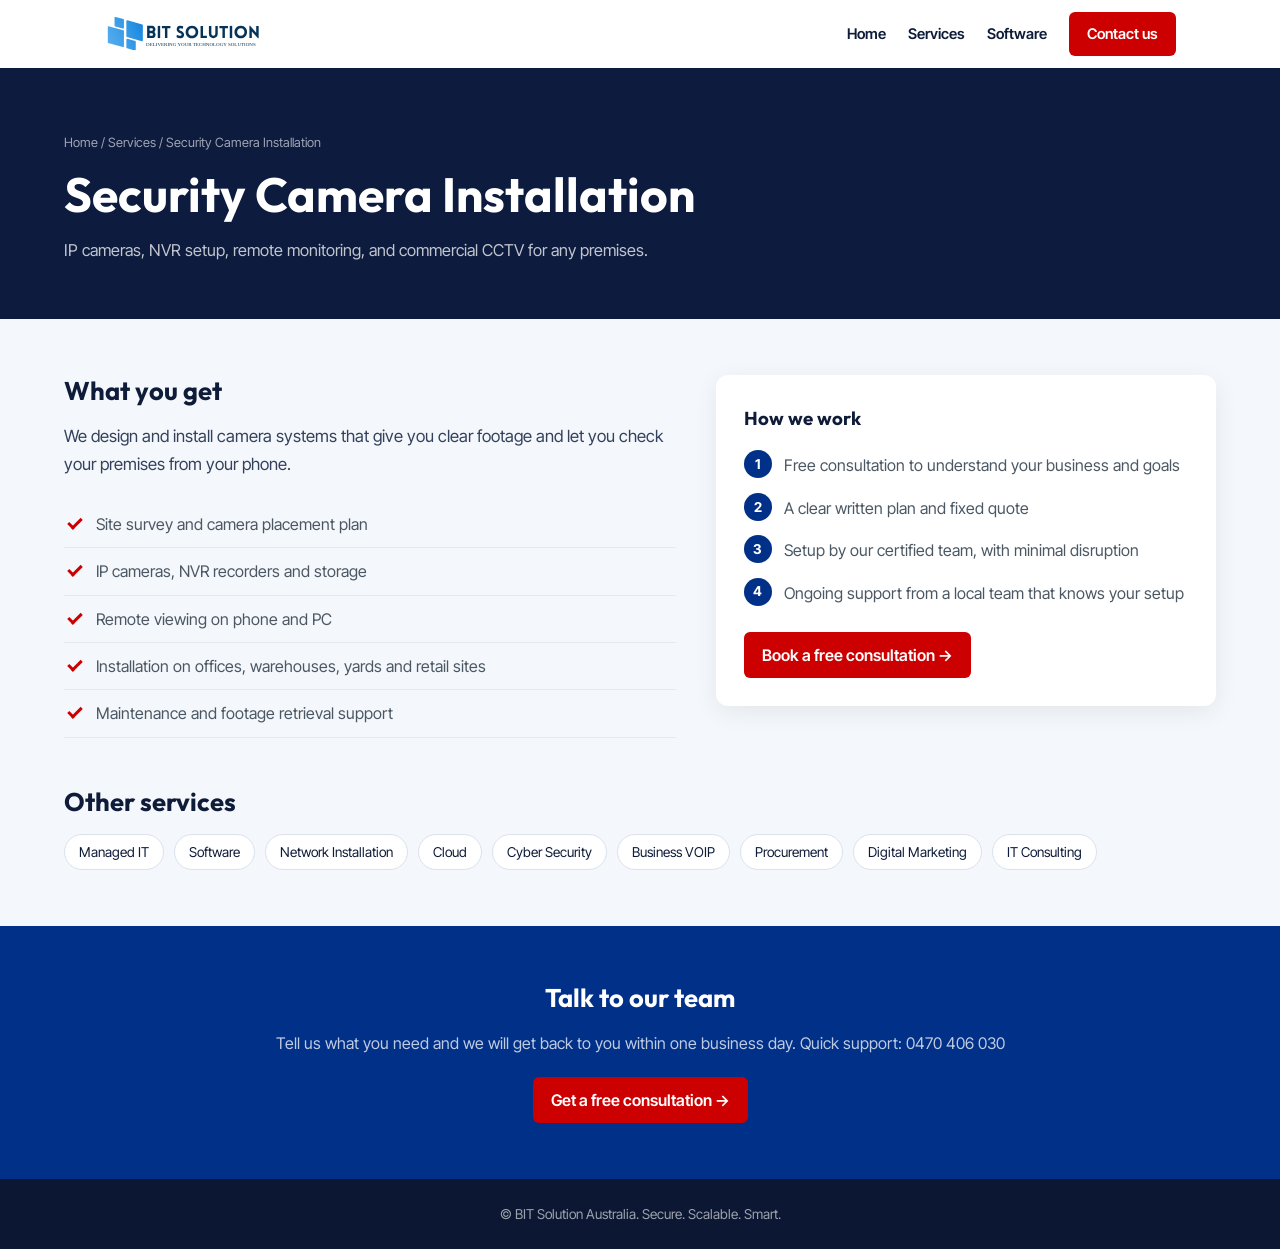
<file: security-camera-installation.html>
<!DOCTYPE html>
<html lang="en">
<head>
  <meta charset="UTF-8" />
  <meta name="viewport" content="width=device-width, initial-scale=1.0" />
  <title>Security Camera Installation | BIT Solution Australia</title>
  <meta name="description" content="IP cameras, NVR setup, remote monitoring, and commercial CCTV for any premises." />
  <link rel="canonical" href="https://bitsolution.au/security-camera-installation.html" />
  <link rel="preconnect" href="https://fonts.googleapis.com" />
  <link rel="preconnect" href="https://fonts.gstatic.com" crossorigin />
  <link href="https://fonts.googleapis.com/css2?family=Inter+Tight:wght@400;500;600;700&family=Outfit:wght@500;600;700&display=swap" rel="stylesheet" />
  <link rel="stylesheet" href="pages.css" />
</head>
<body>
  <header class="bar"><div class="bar-in">
    <a href="index.html" class="nav-logo">
        <svg xmlns="http://www.w3.org/2000/svg" xmlns:xlink="http://www.w3.org/1999/xlink" width="150" height="38" viewBox="0 0 187.5 48" style="display:block;">
          <defs>
            <style>.a{fill:none;}.a,.b,.e{fill-rule:evenodd;}.b,.f{fill:#063459;}.c{clip-path:url(#a);}.d{clip-path:url(#b);}.e{fill:url(#c);}.f{font-size:6px;font-family:Nunito-Regular, Nunito;}</style>
            <clipPath id="a"><path d="M0,0H42.727V40.516H0Z"></path></clipPath>
            <clipPath id="b"><path d="M22.82,23.119V5.037a1.061,1.061,0,0,1,1.352-1.02L41.949,8.982A1.062,1.062,0,0,1,42.727,10V28.084a1.062,1.062,0,0,1-1.352,1.02L23.6,24.138a1.054,1.054,0,0,1-.777-1.02ZM9.4,11.373l9.152,2.559a1.065,1.065,0,0,0,1.352-1.019v-9.3a1.061,1.061,0,0,0-.777-1.02L9.977.041A1.061,1.061,0,0,0,8.625,1.06v9.293A1.054,1.054,0,0,0,9.4,11.373Zm9.727,4.707L1.352,11.115A1.062,1.062,0,0,0,0,12.134V30.216a1.062,1.062,0,0,0,.777,1.02L18.555,36.2a1.061,1.061,0,0,0,1.352-1.02V17.1a1.057,1.057,0,0,0-.777-1.02Zm14.2,12.766-9.152-2.559a1.065,1.065,0,0,0-1.352,1.019v9.3a1.057,1.057,0,0,0,.777,1.02l9.152,2.555A1.061,1.061,0,0,0,34.1,39.158V29.865a1.054,1.054,0,0,0-.777-1.02Z"></path></clipPath>
            <linearGradient id="c" x1="1.095" y1="0.244" x2="-0.095" y2="0.757" gradientUnits="objectBoundingBox">
              <stop offset="0" stop-color="#1283dd"></stop><stop offset="0.5" stop-color="#399ce7"></stop><stop offset="1" stop-color="#5ab0ef"></stop>
            </linearGradient>
          </defs>
          <path class="a" d="M0,0H187.5V48H0Z"></path>
          <g transform="translate(50.787 14.242)"><path class="b" d="M0,14.656H5.793a4.353,4.353,0,0,0,4.32-4.4A3.544,3.544,0,0,0,8.6,7.328,3.579,3.579,0,0,0,9.949,4.441,4.02,4.02,0,0,0,5.793,0H0ZM2.949,2.926h2.6A1.356,1.356,0,0,1,6.9,4.4,1.368,1.368,0,0,1,5.551,5.875h-2.6Zm0,5.875h2.6a1.44,1.44,0,0,1,1.473,1.453,1.457,1.457,0,0,1-1.473,1.477h-2.6Z"></path></g>
          <g transform="translate(63.5 14.262)"><path class="b" d="M2.93,14.637V0H0V14.637Z"></path></g>
          <g transform="translate(68.497 14.281)"><path class="b" d="M6.57,14.617V2.906h3.644V0H0V2.906H3.645V14.617Z"></path></g>
          <g transform="translate(86.059 14.145)"><path class="b" d="M0,13.813a9.148,9.148,0,0,0,4.629,1.063,4.339,4.339,0,0,0,4.422-4.441c0-2.332-1.965-3.645-4.238-4.484-.84-.285-1.555-.652-1.637-1.473A1.445,1.445,0,0,1,4.629,2.84a6.64,6.64,0,0,1,2.988.613L7.984.629A8.6,8.6,0,0,0,4.34.016,4.287,4.287,0,0,0,.207,4.477c0,2.457,2.047,3.625,4.34,4.465.816.285,1.453.652,1.516,1.492A1.478,1.478,0,0,1,4.547,11.91,6.587,6.587,0,0,1,.371,10.742Z"></path></g>
          <g transform="translate(97.054 14.016)"><path class="b" d="M7.553,15.086C17.627,15.086,17.627,0,7.553,0s-10.07,15.086,0,15.086Zm0-3.027c-5.855,0-5.855-9.051,0-9.051s5.855,9.051,0,9.051Z"></path></g>
          <g transform="translate(114.903 14.262)"><path class="b" d="M0,0V14.637H7.574V11.711H2.93V0Z"></path></g>
          <g transform="translate(124.913 14.262)"><path class="b" d="M10.586,9.539V0H7.68V9.52c0,3.07-4.75,3.07-4.75,0V0H0V9.539c0,6.961,10.586,6.961,10.586,0Z"></path></g>
          <g transform="translate(137.505 14.281)"><path class="b" d="M6.57,14.617V2.906h3.644V0H0V2.906H3.645V14.617Z"></path></g>
          <g transform="translate(149.929 14.262)"><path class="b" d="M2.93,14.637V0H0V14.637Z"></path></g>
          <g transform="translate(155.642 14.016)"><path class="b" d="M7.553,15.086C17.627,15.086,17.627,0,7.553,0s-10.07,15.086,0,15.086Zm0-3.027c-5.855,0-5.855-9.051,0-9.051s5.855,9.051,0,9.051Z"></path></g>
          <g transform="translate(173.491 13.953)"><path class="b" d="M2.93,6.98l7.41,8.273h.777V.328H8.168V8.6L.777,0H0V14.945H2.93Z"></path></g>
          <g transform="translate(3.027 3.379)">
            <path class="a" d="M0,0H42.727V40.516H0Z"></path>
            <g class="c"><g transform="translate(0 0.155)">
              <path class="a" d="M22.82,23.119V5.037a1.061,1.061,0,0,1,1.352-1.02L41.949,8.982A1.062,1.062,0,0,1,42.727,10V28.084a1.062,1.062,0,0,1-1.352,1.02L23.6,24.138a1.054,1.054,0,0,1-.777-1.02ZM9.4,11.373l9.152,2.559a1.065,1.065,0,0,0,1.352-1.019v-9.3a1.061,1.061,0,0,0-.777-1.02L9.977.041A1.061,1.061,0,0,0,8.625,1.06v9.293A1.054,1.054,0,0,0,9.4,11.373Zm9.727,4.707L1.352,11.115A1.062,1.062,0,0,0,0,12.134V30.216a1.062,1.062,0,0,0,.777,1.02L18.555,36.2a1.061,1.061,0,0,0,1.352-1.02V17.1a1.057,1.057,0,0,0-.777-1.02Zm14.2,12.766-9.152-2.559a1.065,1.065,0,0,0-1.352,1.019v9.3a1.057,1.057,0,0,0,.777,1.02l9.152,2.555A1.061,1.061,0,0,0,34.1,39.158V29.865a1.054,1.054,0,0,0-.777-1.02Z"></path>
              <g class="d"><g transform="translate(0 -0.151)"><path class="e" d="M42.727,0H0V40.512H42.727Z"></path></g></g>
            </g></g>
          </g>
          <text class="f" transform="translate(48 38)"><tspan x="0" y="0" xml:space="preserve"> DELIVERING YOUR TECHNOLOGY SOLUTIONS</tspan></text>
        </svg>
      </a>
    <nav class="bar-links">
      <a href="index.html" class="hide-m">Home</a>
      <a href="index.html#services">Services</a>
      <a href="software-services.html" class="hide-m">Software</a>
      <a href="index.html#contact" class="btn">Contact us</a>
    </nav>
  </div></header>
  <section class="hero"><div class="hero-in">
    <div class="crumb"><a href="index.html">Home</a> / <a href="index.html#services">Services</a> / Security Camera Installation</div>
    <h1>Security Camera Installation</h1>
    <p>IP cameras, NVR setup, remote monitoring, and commercial CCTV for any premises.</p>
  </div></section>
  <main class="wrap"><div class="grid2">
    <div>
      <h2>What you get</h2>
      <p class="lead">We design and install camera systems that give you clear footage and let you check your premises from your phone.</p>
      <ul class="ticks"><li>Site survey and camera placement plan</li><li>IP cameras, NVR recorders and storage</li><li>Remote viewing on phone and PC</li><li>Installation on offices, warehouses, yards and retail sites</li><li>Maintenance and footage retrieval support</li></ul>
    </div>
    <div class="card">
      <h3>How we work</h3>
      <ol class="steps">
        <li>Free consultation to understand your business and goals</li>
        <li>A clear written plan and fixed quote</li>
        <li>Setup by our certified team, with minimal disruption</li>
        <li>Ongoing support from a local team that knows your setup</li>
      </ol>
      <p style="margin-top:18px"><a href="index.html#contact" class="btn">Book a free consultation &rarr;</a></p>
    </div>
  </div>
  <h2 style="margin-top:48px">Other services</h2>
  <div class="others"><a href="managed-it-services.html">Managed IT</a><a href="software-services.html">Software</a><a href="office-network-installation.html">Network Installation</a><a href="cloud-services.html">Cloud</a><a href="cyber-security-services.html">Cyber Security</a><a href="business-voip-phone-services.html">Business VOIP</a><a href="procurement-services.html">Procurement</a><a href="digital-marketing-services.html">Digital Marketing</a><a href="it-consulting.html">IT Consulting</a></div>
  </main>

  <section class="cta">
    <h2>Talk to our team</h2>
    <p>Tell us what you need and we will get back to you within one business day. Quick support: <a href="tel:+61470406030">0470 406 030</a></p>
    <a href="index.html#contact" class="btn">Get a free consultation &rarr;</a>
  </section>
  <footer>&copy; BIT Solution Australia. Secure. Scalable. Smart.</footer>
</body>
</html>
</file>
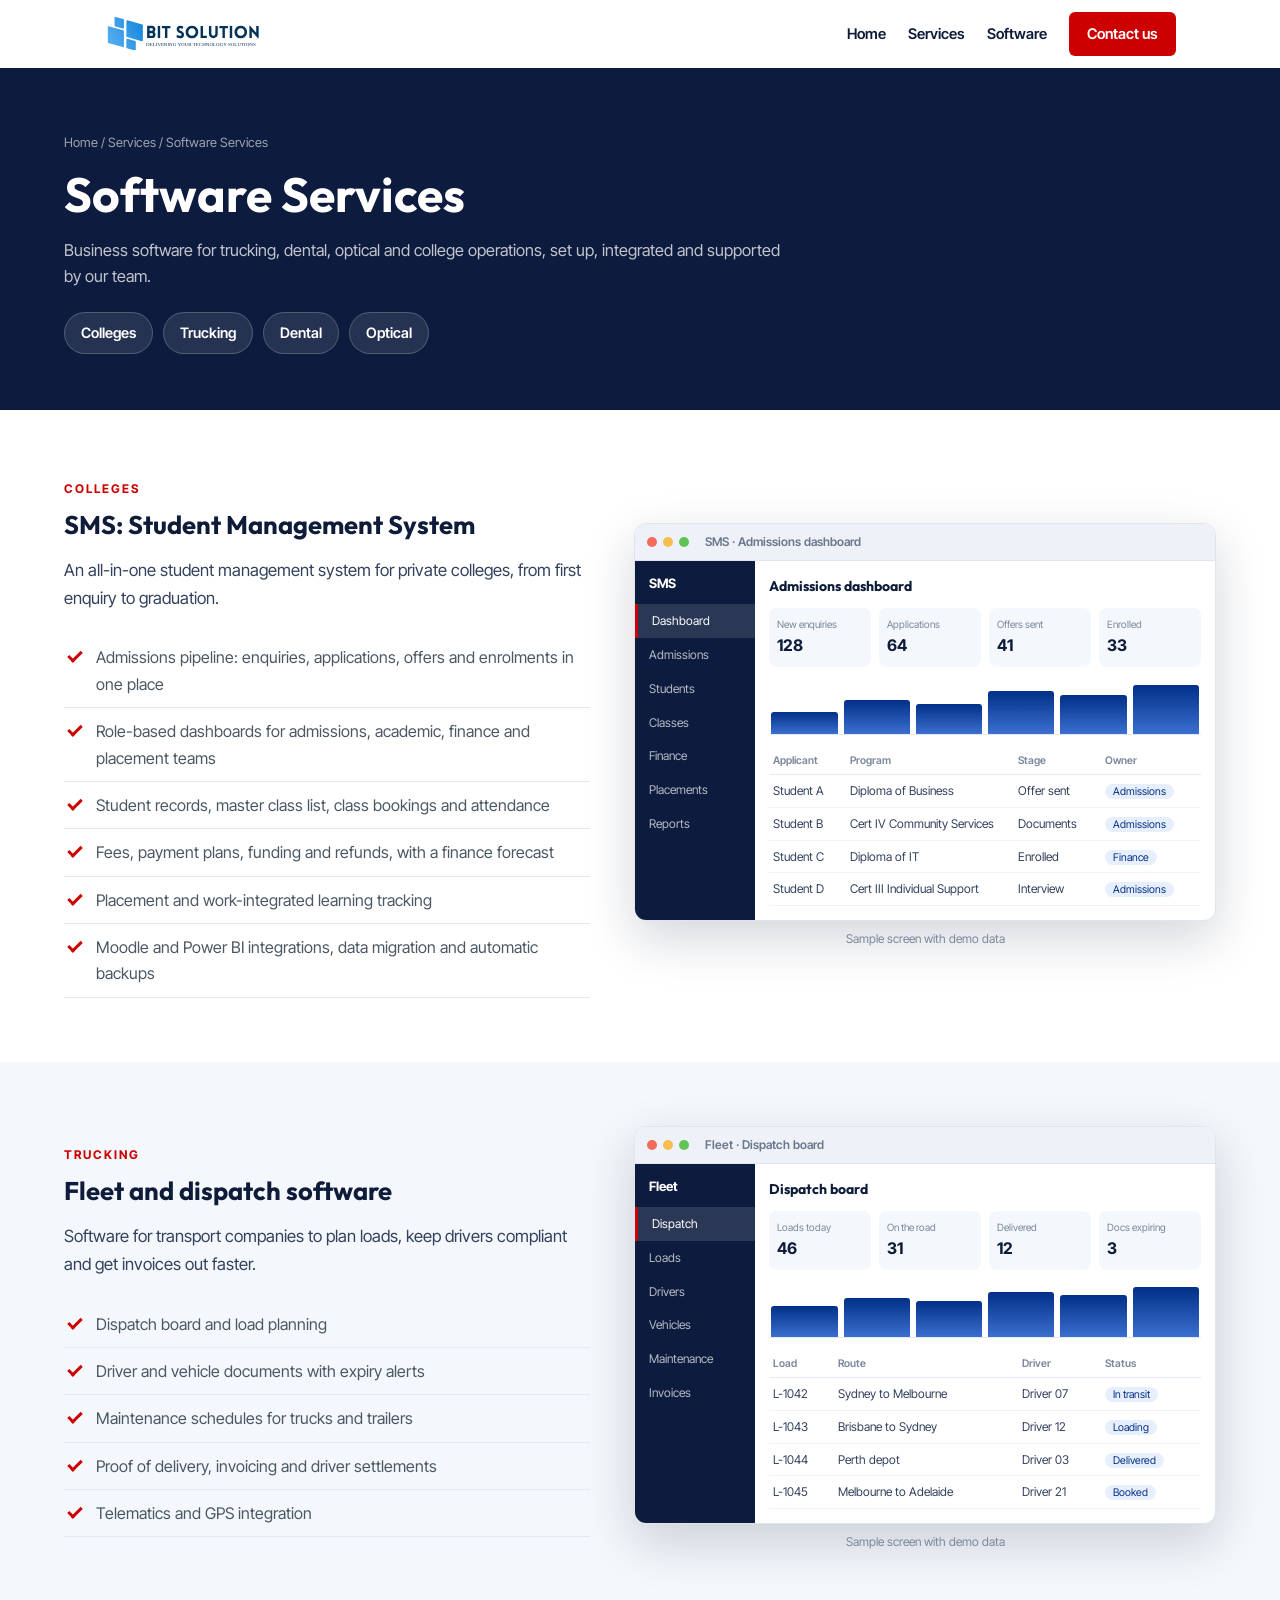
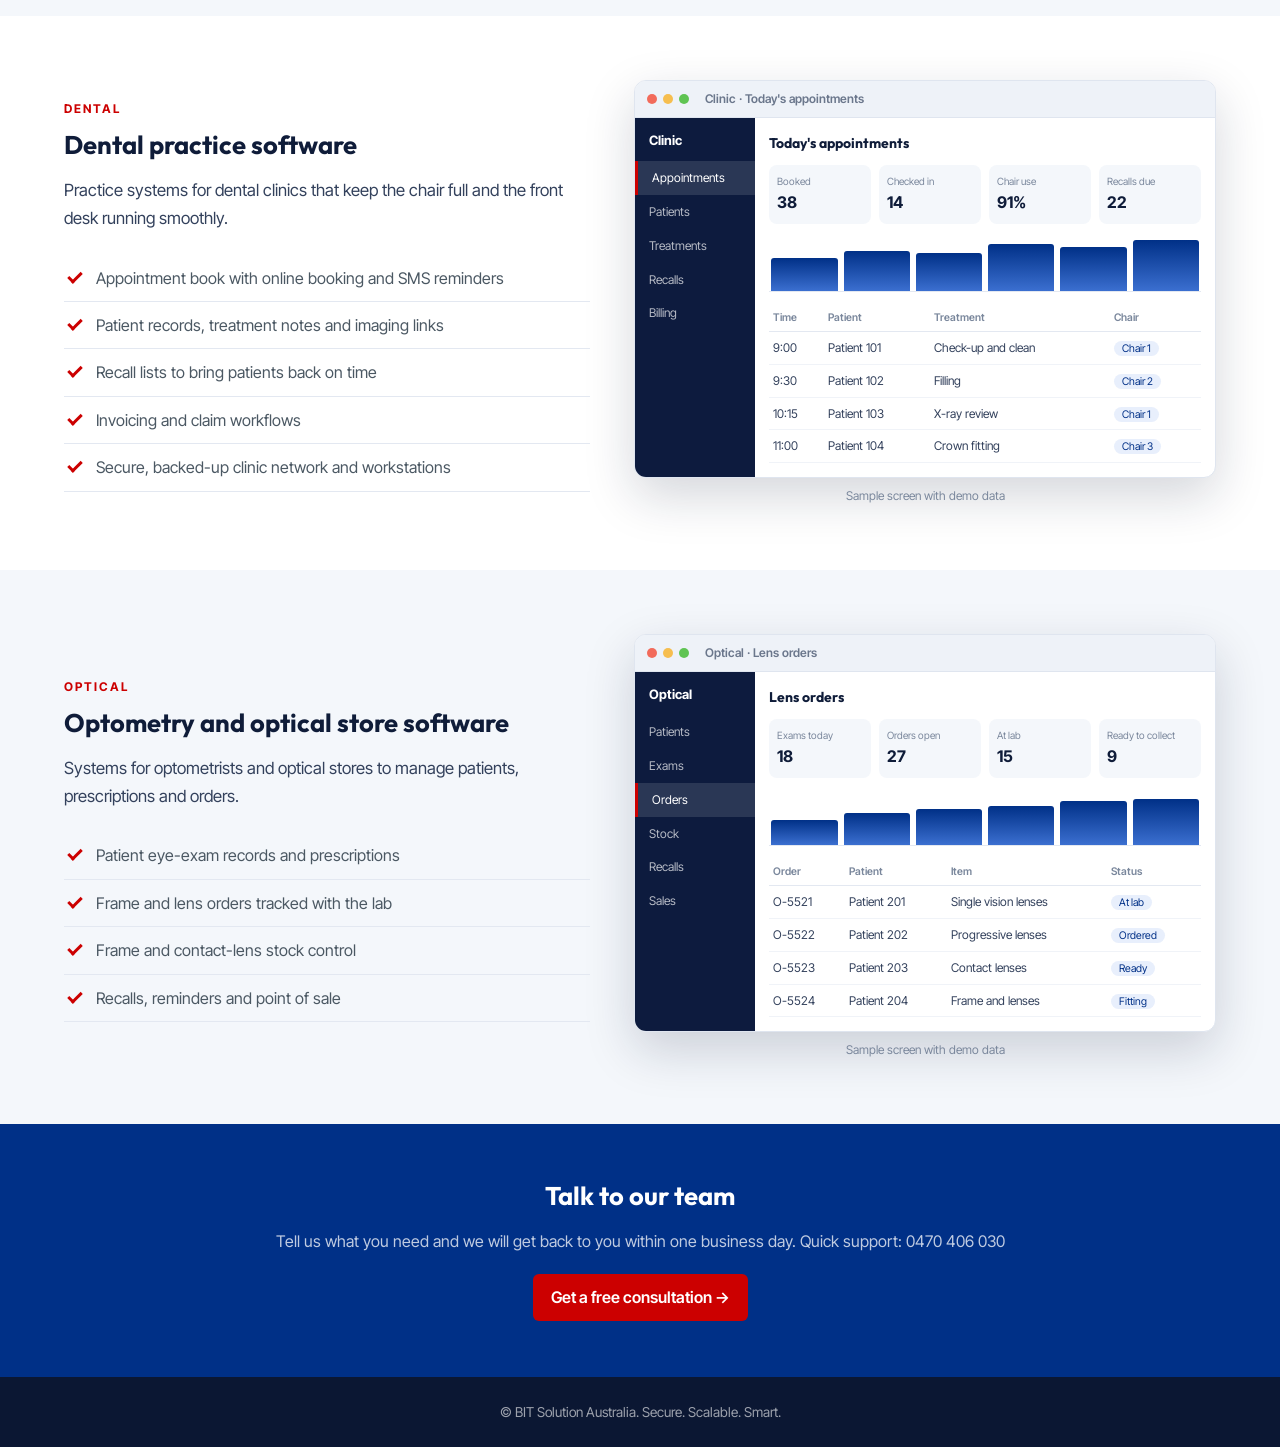
<file: software-services.html>
<!DOCTYPE html>
<html lang="en">
<head>
  <meta charset="UTF-8" />
  <meta name="viewport" content="width=device-width, initial-scale=1.0" />
  <title>Software Services | BIT Solution Australia</title>
  <meta name="description" content="Business software for trucking, dental, optical and college operations, set up, integrated and supported by our team." />
  <link rel="canonical" href="https://bitsolution.au/software-services.html" />
  <link rel="preconnect" href="https://fonts.googleapis.com" />
  <link rel="preconnect" href="https://fonts.gstatic.com" crossorigin />
  <link href="https://fonts.googleapis.com/css2?family=Inter+Tight:wght@400;500;600;700&family=Outfit:wght@500;600;700&display=swap" rel="stylesheet" />
  <link rel="stylesheet" href="pages.css" />
</head>
<body>
  <header class="bar"><div class="bar-in">
    <a href="index.html" class="nav-logo">
        <svg xmlns="http://www.w3.org/2000/svg" xmlns:xlink="http://www.w3.org/1999/xlink" width="150" height="38" viewBox="0 0 187.5 48" style="display:block;">
          <defs>
            <style>.a{fill:none;}.a,.b,.e{fill-rule:evenodd;}.b,.f{fill:#063459;}.c{clip-path:url(#a);}.d{clip-path:url(#b);}.e{fill:url(#c);}.f{font-size:6px;font-family:Nunito-Regular, Nunito;}</style>
            <clipPath id="a"><path d="M0,0H42.727V40.516H0Z"></path></clipPath>
            <clipPath id="b"><path d="M22.82,23.119V5.037a1.061,1.061,0,0,1,1.352-1.02L41.949,8.982A1.062,1.062,0,0,1,42.727,10V28.084a1.062,1.062,0,0,1-1.352,1.02L23.6,24.138a1.054,1.054,0,0,1-.777-1.02ZM9.4,11.373l9.152,2.559a1.065,1.065,0,0,0,1.352-1.019v-9.3a1.061,1.061,0,0,0-.777-1.02L9.977.041A1.061,1.061,0,0,0,8.625,1.06v9.293A1.054,1.054,0,0,0,9.4,11.373Zm9.727,4.707L1.352,11.115A1.062,1.062,0,0,0,0,12.134V30.216a1.062,1.062,0,0,0,.777,1.02L18.555,36.2a1.061,1.061,0,0,0,1.352-1.02V17.1a1.057,1.057,0,0,0-.777-1.02Zm14.2,12.766-9.152-2.559a1.065,1.065,0,0,0-1.352,1.019v9.3a1.057,1.057,0,0,0,.777,1.02l9.152,2.555A1.061,1.061,0,0,0,34.1,39.158V29.865a1.054,1.054,0,0,0-.777-1.02Z"></path></clipPath>
            <linearGradient id="c" x1="1.095" y1="0.244" x2="-0.095" y2="0.757" gradientUnits="objectBoundingBox">
              <stop offset="0" stop-color="#1283dd"></stop><stop offset="0.5" stop-color="#399ce7"></stop><stop offset="1" stop-color="#5ab0ef"></stop>
            </linearGradient>
          </defs>
          <path class="a" d="M0,0H187.5V48H0Z"></path>
          <g transform="translate(50.787 14.242)"><path class="b" d="M0,14.656H5.793a4.353,4.353,0,0,0,4.32-4.4A3.544,3.544,0,0,0,8.6,7.328,3.579,3.579,0,0,0,9.949,4.441,4.02,4.02,0,0,0,5.793,0H0ZM2.949,2.926h2.6A1.356,1.356,0,0,1,6.9,4.4,1.368,1.368,0,0,1,5.551,5.875h-2.6Zm0,5.875h2.6a1.44,1.44,0,0,1,1.473,1.453,1.457,1.457,0,0,1-1.473,1.477h-2.6Z"></path></g>
          <g transform="translate(63.5 14.262)"><path class="b" d="M2.93,14.637V0H0V14.637Z"></path></g>
          <g transform="translate(68.497 14.281)"><path class="b" d="M6.57,14.617V2.906h3.644V0H0V2.906H3.645V14.617Z"></path></g>
          <g transform="translate(86.059 14.145)"><path class="b" d="M0,13.813a9.148,9.148,0,0,0,4.629,1.063,4.339,4.339,0,0,0,4.422-4.441c0-2.332-1.965-3.645-4.238-4.484-.84-.285-1.555-.652-1.637-1.473A1.445,1.445,0,0,1,4.629,2.84a6.64,6.64,0,0,1,2.988.613L7.984.629A8.6,8.6,0,0,0,4.34.016,4.287,4.287,0,0,0,.207,4.477c0,2.457,2.047,3.625,4.34,4.465.816.285,1.453.652,1.516,1.492A1.478,1.478,0,0,1,4.547,11.91,6.587,6.587,0,0,1,.371,10.742Z"></path></g>
          <g transform="translate(97.054 14.016)"><path class="b" d="M7.553,15.086C17.627,15.086,17.627,0,7.553,0s-10.07,15.086,0,15.086Zm0-3.027c-5.855,0-5.855-9.051,0-9.051s5.855,9.051,0,9.051Z"></path></g>
          <g transform="translate(114.903 14.262)"><path class="b" d="M0,0V14.637H7.574V11.711H2.93V0Z"></path></g>
          <g transform="translate(124.913 14.262)"><path class="b" d="M10.586,9.539V0H7.68V9.52c0,3.07-4.75,3.07-4.75,0V0H0V9.539c0,6.961,10.586,6.961,10.586,0Z"></path></g>
          <g transform="translate(137.505 14.281)"><path class="b" d="M6.57,14.617V2.906h3.644V0H0V2.906H3.645V14.617Z"></path></g>
          <g transform="translate(149.929 14.262)"><path class="b" d="M2.93,14.637V0H0V14.637Z"></path></g>
          <g transform="translate(155.642 14.016)"><path class="b" d="M7.553,15.086C17.627,15.086,17.627,0,7.553,0s-10.07,15.086,0,15.086Zm0-3.027c-5.855,0-5.855-9.051,0-9.051s5.855,9.051,0,9.051Z"></path></g>
          <g transform="translate(173.491 13.953)"><path class="b" d="M2.93,6.98l7.41,8.273h.777V.328H8.168V8.6L.777,0H0V14.945H2.93Z"></path></g>
          <g transform="translate(3.027 3.379)">
            <path class="a" d="M0,0H42.727V40.516H0Z"></path>
            <g class="c"><g transform="translate(0 0.155)">
              <path class="a" d="M22.82,23.119V5.037a1.061,1.061,0,0,1,1.352-1.02L41.949,8.982A1.062,1.062,0,0,1,42.727,10V28.084a1.062,1.062,0,0,1-1.352,1.02L23.6,24.138a1.054,1.054,0,0,1-.777-1.02ZM9.4,11.373l9.152,2.559a1.065,1.065,0,0,0,1.352-1.019v-9.3a1.061,1.061,0,0,0-.777-1.02L9.977.041A1.061,1.061,0,0,0,8.625,1.06v9.293A1.054,1.054,0,0,0,9.4,11.373Zm9.727,4.707L1.352,11.115A1.062,1.062,0,0,0,0,12.134V30.216a1.062,1.062,0,0,0,.777,1.02L18.555,36.2a1.061,1.061,0,0,0,1.352-1.02V17.1a1.057,1.057,0,0,0-.777-1.02Zm14.2,12.766-9.152-2.559a1.065,1.065,0,0,0-1.352,1.019v9.3a1.057,1.057,0,0,0,.777,1.02l9.152,2.555A1.061,1.061,0,0,0,34.1,39.158V29.865a1.054,1.054,0,0,0-.777-1.02Z"></path>
              <g class="d"><g transform="translate(0 -0.151)"><path class="e" d="M42.727,0H0V40.512H42.727Z"></path></g></g>
            </g></g>
          </g>
          <text class="f" transform="translate(48 38)"><tspan x="0" y="0" xml:space="preserve"> DELIVERING YOUR TECHNOLOGY SOLUTIONS</tspan></text>
        </svg>
      </a>
    <nav class="bar-links">
      <a href="index.html" class="hide-m">Home</a>
      <a href="index.html#services">Services</a>
      <a href="software-services.html" class="hide-m">Software</a>
      <a href="index.html#contact" class="btn">Contact us</a>
    </nav>
  </div></header>
  <section class="hero"><div class="hero-in">
    <div class="crumb"><a href="index.html">Home</a> / <a href="index.html#services">Services</a> / Software Services</div>
    <h1>Software Services</h1>
    <p>Business software for trucking, dental, optical and college operations, set up, integrated and supported by our team.</p>
    <div class="tabs"><a href="#college">Colleges</a><a href="#trucking">Trucking</a><a href="#dental">Dental</a><a href="#optical">Optical</a></div>
  </div></section>
  <section class="sw" id="college"><div class="sw-in">
    <div>
      <span class="tag">Colleges</span>
      <h2>SMS: Student Management System</h2>
      <p class="lead">An all-in-one student management system for private colleges, from first enquiry to graduation.</p>
      <ul class="ticks"><li>Admissions pipeline: enquiries, applications, offers and enrolments in one place</li><li>Role-based dashboards for admissions, academic, finance and placement teams</li><li>Student records, master class list, class bookings and attendance</li><li>Fees, payment plans, funding and refunds, with a finance forecast</li><li>Placement and work-integrated learning tracking</li><li>Moodle and Power BI integrations, data migration and automatic backups</li></ul>
    </div>
    <div>
      <div class="app" role="img" aria-label="Sample screen of the SMS software">
        <div class="app-top"><i></i><i></i><i></i><span>SMS &middot; Admissions dashboard</span></div>
        <div class="app-body">
          <div class="app-side"><b>SMS</b><div class="on">Dashboard</div><div class="">Admissions</div><div class="">Students</div><div class="">Classes</div><div class="">Finance</div><div class="">Placements</div><div class="">Reports</div></div>
          <div class="app-main"><h4>Admissions dashboard</h4><div class="kpis"><div class="kpi"><small>New enquiries</small><strong>128</strong></div><div class="kpi"><small>Applications</small><strong>64</strong></div><div class="kpi"><small>Offers sent</small><strong>41</strong></div><div class="kpi"><small>Enrolled</small><strong>33</strong></div></div><div class="chart"><span style="height:40%"></span><span style="height:62%"></span><span style="height:55%"></span><span style="height:78%"></span><span style="height:70%"></span><span style="height:88%"></span></div>
            <table class="tbl"><thead><tr><th>Applicant</th><th>Program</th><th>Stage</th><th>Owner</th></tr></thead><tbody><tr><td>Student A</td><td>Diploma of Business</td><td>Offer sent</td><td><span class="pill">Admissions</span></td></tr><tr><td>Student B</td><td>Cert IV Community Services</td><td>Documents</td><td><span class="pill">Admissions</span></td></tr><tr><td>Student C</td><td>Diploma of IT</td><td>Enrolled</td><td><span class="pill">Finance</span></td></tr><tr><td>Student D</td><td>Cert III Individual Support</td><td>Interview</td><td><span class="pill">Admissions</span></td></tr></tbody></table></div>
        </div>
      </div>
      <p class="cap">Sample screen with demo data</p>
    </div>
  </div></section>
  <section class="sw" id="trucking"><div class="sw-in">
    <div>
      <span class="tag">Trucking</span>
      <h2>Fleet and dispatch software</h2>
      <p class="lead">Software for transport companies to plan loads, keep drivers compliant and get invoices out faster.</p>
      <ul class="ticks"><li>Dispatch board and load planning</li><li>Driver and vehicle documents with expiry alerts</li><li>Maintenance schedules for trucks and trailers</li><li>Proof of delivery, invoicing and driver settlements</li><li>Telematics and GPS integration</li></ul>
    </div>
    <div>
      <div class="app" role="img" aria-label="Sample screen of the Fleet software">
        <div class="app-top"><i></i><i></i><i></i><span>Fleet &middot; Dispatch board</span></div>
        <div class="app-body">
          <div class="app-side"><b>Fleet</b><div class="on">Dispatch</div><div class="">Loads</div><div class="">Drivers</div><div class="">Vehicles</div><div class="">Maintenance</div><div class="">Invoices</div></div>
          <div class="app-main"><h4>Dispatch board</h4><div class="kpis"><div class="kpi"><small>Loads today</small><strong>46</strong></div><div class="kpi"><small>On the road</small><strong>31</strong></div><div class="kpi"><small>Delivered</small><strong>12</strong></div><div class="kpi"><small>Docs expiring</small><strong>3</strong></div></div><div class="chart"><span style="height:55%"></span><span style="height:70%"></span><span style="height:64%"></span><span style="height:82%"></span><span style="height:76%"></span><span style="height:90%"></span></div>
            <table class="tbl"><thead><tr><th>Load</th><th>Route</th><th>Driver</th><th>Status</th></tr></thead><tbody><tr><td>L-1042</td><td>Sydney to Melbourne</td><td>Driver 07</td><td><span class="pill">In transit</span></td></tr><tr><td>L-1043</td><td>Brisbane to Sydney</td><td>Driver 12</td><td><span class="pill">Loading</span></td></tr><tr><td>L-1044</td><td>Perth depot</td><td>Driver 03</td><td><span class="pill">Delivered</span></td></tr><tr><td>L-1045</td><td>Melbourne to Adelaide</td><td>Driver 21</td><td><span class="pill">Booked</span></td></tr></tbody></table></div>
        </div>
      </div>
      <p class="cap">Sample screen with demo data</p>
    </div>
  </div></section>
  <section class="sw" id="dental"><div class="sw-in">
    <div>
      <span class="tag">Dental</span>
      <h2>Dental practice software</h2>
      <p class="lead">Practice systems for dental clinics that keep the chair full and the front desk running smoothly.</p>
      <ul class="ticks"><li>Appointment book with online booking and SMS reminders</li><li>Patient records, treatment notes and imaging links</li><li>Recall lists to bring patients back on time</li><li>Invoicing and claim workflows</li><li>Secure, backed-up clinic network and workstations</li></ul>
    </div>
    <div>
      <div class="app" role="img" aria-label="Sample screen of the Clinic software">
        <div class="app-top"><i></i><i></i><i></i><span>Clinic &middot; Today's appointments</span></div>
        <div class="app-body">
          <div class="app-side"><b>Clinic</b><div class="on">Appointments</div><div class="">Patients</div><div class="">Treatments</div><div class="">Recalls</div><div class="">Billing</div></div>
          <div class="app-main"><h4>Today's appointments</h4><div class="kpis"><div class="kpi"><small>Booked</small><strong>38</strong></div><div class="kpi"><small>Checked in</small><strong>14</strong></div><div class="kpi"><small>Chair use</small><strong>91%</strong></div><div class="kpi"><small>Recalls due</small><strong>22</strong></div></div><div class="chart"><span style="height:60%"></span><span style="height:72%"></span><span style="height:68%"></span><span style="height:85%"></span><span style="height:80%"></span><span style="height:92%"></span></div>
            <table class="tbl"><thead><tr><th>Time</th><th>Patient</th><th>Treatment</th><th>Chair</th></tr></thead><tbody><tr><td>9:00</td><td>Patient 101</td><td>Check-up and clean</td><td><span class="pill">Chair 1</span></td></tr><tr><td>9:30</td><td>Patient 102</td><td>Filling</td><td><span class="pill">Chair 2</span></td></tr><tr><td>10:15</td><td>Patient 103</td><td>X-ray review</td><td><span class="pill">Chair 1</span></td></tr><tr><td>11:00</td><td>Patient 104</td><td>Crown fitting</td><td><span class="pill">Chair 3</span></td></tr></tbody></table></div>
        </div>
      </div>
      <p class="cap">Sample screen with demo data</p>
    </div>
  </div></section>
  <section class="sw" id="optical"><div class="sw-in">
    <div>
      <span class="tag">Optical</span>
      <h2>Optometry and optical store software</h2>
      <p class="lead">Systems for optometrists and optical stores to manage patients, prescriptions and orders.</p>
      <ul class="ticks"><li>Patient eye-exam records and prescriptions</li><li>Frame and lens orders tracked with the lab</li><li>Frame and contact-lens stock control</li><li>Recalls, reminders and point of sale</li></ul>
    </div>
    <div>
      <div class="app" role="img" aria-label="Sample screen of the Optical software">
        <div class="app-top"><i></i><i></i><i></i><span>Optical &middot; Lens orders</span></div>
        <div class="app-body">
          <div class="app-side"><b>Optical</b><div class="">Patients</div><div class="">Exams</div><div class="on">Orders</div><div class="">Stock</div><div class="">Recalls</div><div class="">Sales</div></div>
          <div class="app-main"><h4>Lens orders</h4><div class="kpis"><div class="kpi"><small>Exams today</small><strong>18</strong></div><div class="kpi"><small>Orders open</small><strong>27</strong></div><div class="kpi"><small>At lab</small><strong>15</strong></div><div class="kpi"><small>Ready to collect</small><strong>9</strong></div></div><div class="chart"><span style="height:45%"></span><span style="height:58%"></span><span style="height:66%"></span><span style="height:71%"></span><span style="height:79%"></span><span style="height:84%"></span></div>
            <table class="tbl"><thead><tr><th>Order</th><th>Patient</th><th>Item</th><th>Status</th></tr></thead><tbody><tr><td>O-5521</td><td>Patient 201</td><td>Single vision lenses</td><td><span class="pill">At lab</span></td></tr><tr><td>O-5522</td><td>Patient 202</td><td>Progressive lenses</td><td><span class="pill">Ordered</span></td></tr><tr><td>O-5523</td><td>Patient 203</td><td>Contact lenses</td><td><span class="pill">Ready</span></td></tr><tr><td>O-5524</td><td>Patient 204</td><td>Frame and lenses</td><td><span class="pill">Fitting</span></td></tr></tbody></table></div>
        </div>
      </div>
      <p class="cap">Sample screen with demo data</p>
    </div>
  </div></section>

  <section class="cta">
    <h2>Talk to our team</h2>
    <p>Tell us what you need and we will get back to you within one business day. Quick support: <a href="tel:+61470406030">0470 406 030</a></p>
    <a href="index.html#contact" class="btn">Get a free consultation &rarr;</a>
  </section>
  <footer>&copy; BIT Solution Australia. Secure. Scalable. Smart.</footer>
</body>
</html>
</file>
<file: pages.css>
*,*::before,*::after{box-sizing:border-box;margin:0;padding:0}
:root{--red:#CC0000;--navy:#003087;--ink:#0f1c39;--light:#EAEDF5;--body:#4B5863;--dark:#0d1b3e}
html{scroll-behavior:smooth}
body{font-family:'Inter Tight',sans-serif;color:var(--body);background:#f4f7fb;line-height:1.65}
a{color:inherit;text-decoration:none}img{max-width:100%;display:block}
.bar{position:sticky;top:0;z-index:50;background:#fff;box-shadow:0 1px 0 rgba(15,28,57,.08)}
.bar-in{max-width:1200px;margin:0 auto;padding:12px 5%;display:flex;align-items:center;justify-content:space-between;gap:16px}
.bar .nav-logo{display:flex;align-items:center;gap:8px}
.bar .nav-logo svg{height:40px;width:auto}
.bar-links{display:flex;gap:22px;align-items:center;font-weight:600;font-size:.92rem;color:var(--ink)}
.bar-links a:hover{color:var(--red)}
.btn{display:inline-flex;align-items:center;gap:6px;background:var(--red);color:#fff;padding:10px 18px;border-radius:6px;font-weight:600}
.btn:hover{background:#a80000}
.hero{background:var(--dark);color:#fff;padding:64px 5% 56px}
.hero-in{max-width:1200px;margin:0 auto}
.crumb{font-size:.8rem;color:rgba(255,255,255,.6);margin-bottom:14px}.crumb a:hover{color:#fff}
.hero h1{font-family:'Outfit',sans-serif;font-size:clamp(2rem,4vw,3rem);line-height:1.15;margin-bottom:14px}
.hero p{max-width:720px;color:rgba(255,255,255,.75);font-size:1.02rem}
.wrap{padding:56px 5%}.wrap>*{max-width:1200px;margin-left:auto;margin-right:auto}
.grid2{display:grid;grid-template-columns:1.1fr .9fr;gap:40px;align-items:start}
h2{font-family:'Outfit',sans-serif;color:var(--ink);font-size:1.6rem;margin-bottom:16px;line-height:1.25}
.lead{font-size:1.05rem;margin-bottom:22px;color:#33415c}
.ticks li{list-style:none;position:relative;padding:10px 0 10px 32px;border-bottom:1px solid #e3e8f1}
.ticks li::before{content:"";position:absolute;left:4px;top:17px;width:14px;height:8px;border-left:3px solid var(--red);border-bottom:3px solid var(--red);transform:rotate(-45deg)}
.card{background:#fff;border-radius:12px;padding:28px;box-shadow:0 6px 24px rgba(15,28,57,.07)}
.card h3{font-family:'Outfit',sans-serif;color:var(--ink);margin-bottom:10px}
.steps{counter-reset:s}.steps li{list-style:none;counter-increment:s;padding:8px 0 8px 40px;position:relative}
.steps li::before{content:counter(s);position:absolute;left:0;top:6px;width:28px;height:28px;border-radius:50%;background:var(--navy);color:#fff;font-weight:700;display:grid;place-items:center;font-size:.85rem}
.cta{background:var(--navy);color:#fff;text-align:center;padding:56px 5%}
.cta h2{color:#fff}.cta p{color:rgba(255,255,255,.75);margin-bottom:20px}
.others{display:flex;flex-wrap:wrap;gap:10px;margin-top:8px}
.others a{background:#fff;border:1px solid #dbe2ee;border-radius:999px;padding:6px 14px;font-size:.85rem;color:var(--ink)}
.others a:hover{border-color:var(--red);color:var(--red)}
footer{background:#0b1733;color:rgba(255,255,255,.6);font-size:.85rem;padding:24px 5%;text-align:center}
.tabs{display:flex;flex-wrap:wrap;gap:10px;margin-top:22px}
.tabs a{background:rgba(255,255,255,.1);border:1px solid rgba(255,255,255,.2);color:#fff;padding:8px 16px;border-radius:999px;font-weight:600;font-size:.9rem}
.tabs a:hover{background:var(--red);border-color:var(--red)}
.sw{padding:64px 5%;scroll-margin-top:70px}.sw:nth-of-type(even){background:#fff}
.sw-in{max-width:1200px;margin:0 auto;display:grid;grid-template-columns:.95fr 1.05fr;gap:44px;align-items:center}
.tag{display:inline-block;font-size:.75rem;font-weight:700;letter-spacing:2px;color:var(--red);text-transform:uppercase;margin-bottom:10px}
.cap{font-size:.75rem;color:#7a879c;margin-top:8px;text-align:center}
/* sample screen */
.app{border-radius:12px;overflow:hidden;box-shadow:0 18px 50px rgba(15,28,57,.18);background:#fff;border:1px solid #dfe5ef;font-size:12px}
.app-top{display:flex;align-items:center;gap:6px;background:#eef2f8;padding:8px 12px;border-bottom:1px solid #dfe5ef}
.app-top i{width:10px;height:10px;border-radius:50%;background:#f26b5b;display:block}.app-top i:nth-child(2){background:#f6be4f}.app-top i:nth-child(3){background:#5fc453}
.app-top span{margin-left:10px;color:#6b778c;font-weight:600}
.app-body{display:grid;grid-template-columns:120px 1fr;min-height:300px}
.app-side{background:var(--dark);color:rgba(255,255,255,.7);padding:12px 0}
.app-side b{display:block;color:#fff;padding:0 14px 10px;font-size:13px}
.app-side div{padding:7px 14px}.app-side .on{background:rgba(255,255,255,.12);color:#fff;border-left:3px solid var(--red)}
.app-main{padding:14px}
.app-main h4{font-family:'Outfit',sans-serif;color:var(--ink);font-size:14px;margin-bottom:10px}
.kpis{display:grid;grid-template-columns:repeat(4,1fr);gap:8px;margin-bottom:12px}
.kpi{background:#f4f7fb;border-radius:8px;padding:8px}.kpi small{display:block;color:#7a879c;font-size:10px}.kpi strong{font-size:16px;color:var(--ink)}
.chart{display:flex;align-items:flex-end;gap:6px;height:56px;margin-bottom:12px;padding:0 2px;border-bottom:1px solid #e3e8f1}
.chart span{flex:1;background:linear-gradient(var(--navy),#3b6fd0);border-radius:3px 3px 0 0}
.tbl{width:100%;border-collapse:collapse}.tbl th{text-align:left;color:#7a879c;font-weight:600;font-size:10.5px;padding:5px 4px;border-bottom:1px solid #e3e8f1}
.tbl td{padding:6px 4px;border-bottom:1px solid #f0f3f8;color:#33415c;white-space:nowrap;overflow:hidden;text-overflow:ellipsis;max-width:130px}
.pill{background:#e8effc;color:var(--navy);border-radius:999px;padding:1px 8px;font-size:10.5px}
@media (max-width:900px){.grid2,.sw-in{grid-template-columns:1fr}.bar-links .hide-m{display:none}.kpis{grid-template-columns:repeat(2,1fr)}}
@media (max-width:520px){.app-body{grid-template-columns:1fr}.app-side{display:none}.bar .nav-logo svg{height:32px}.bar-links{gap:12px}}
</file>
